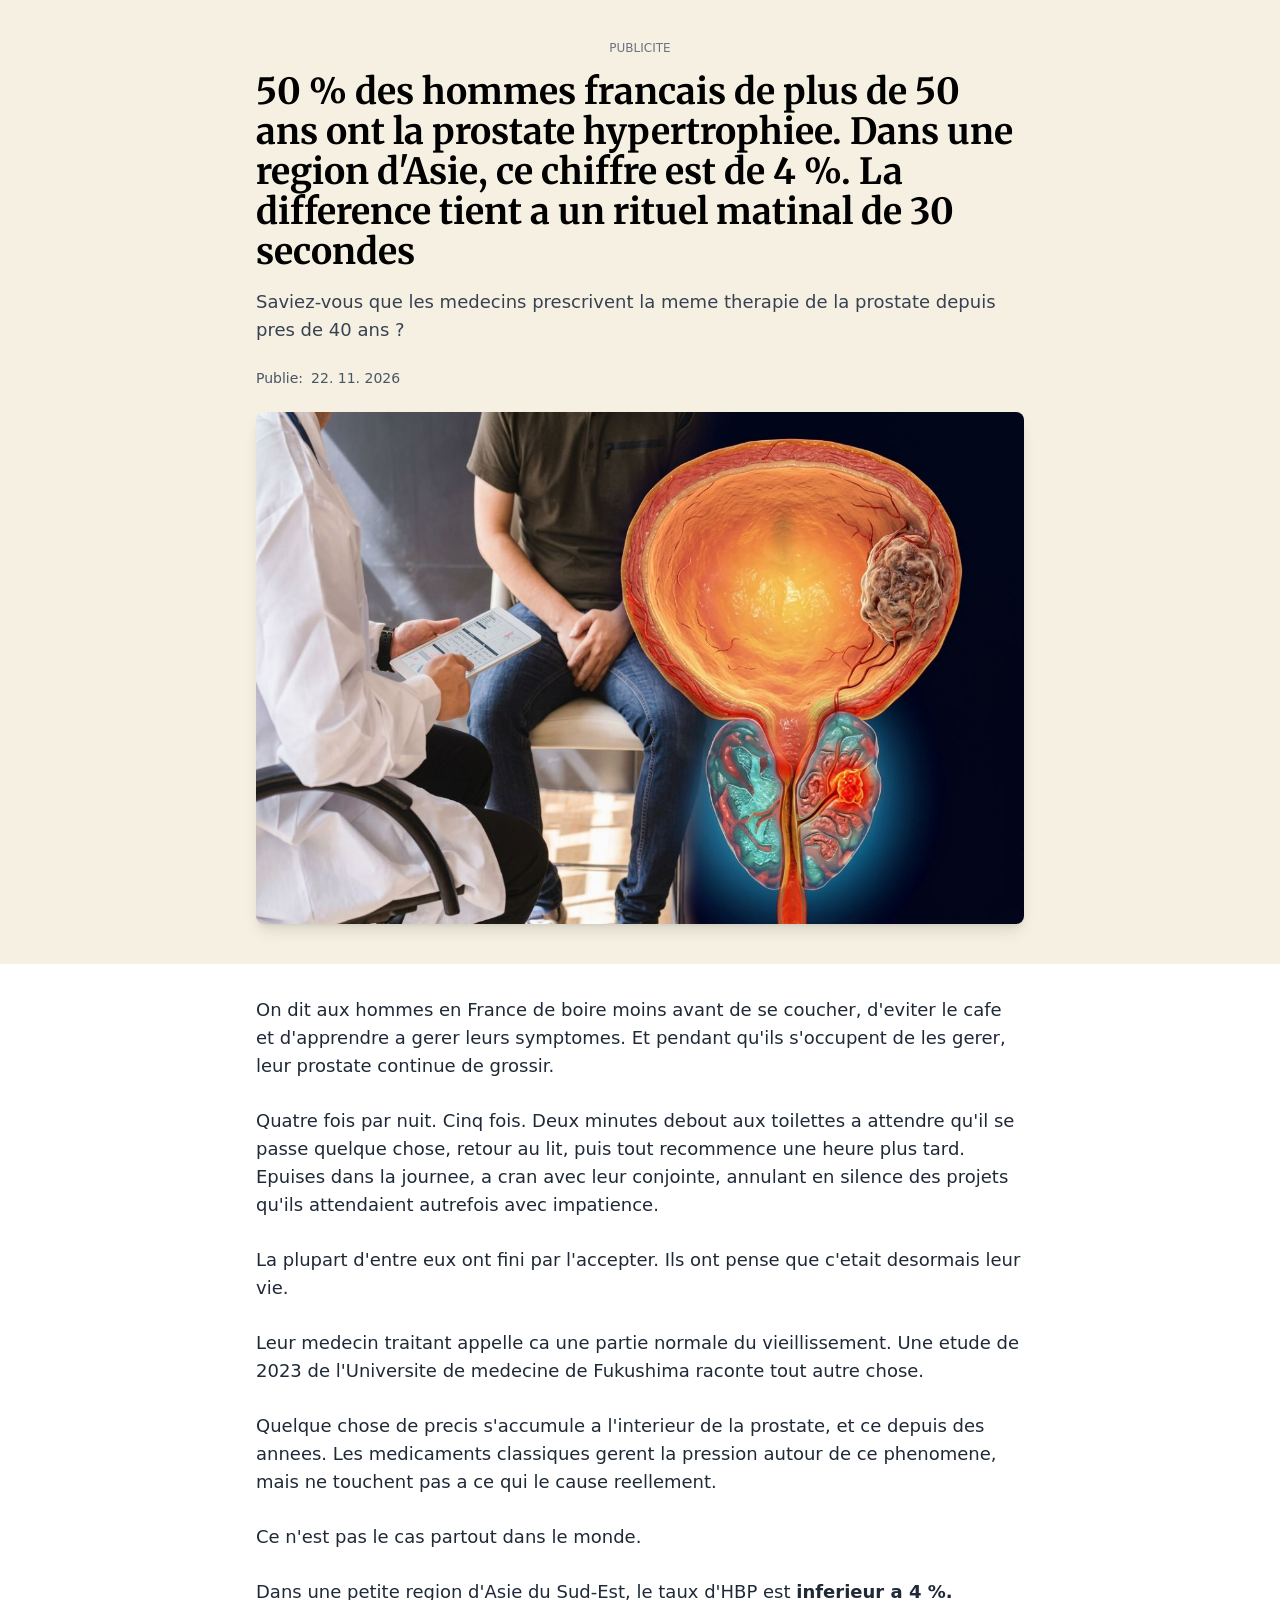
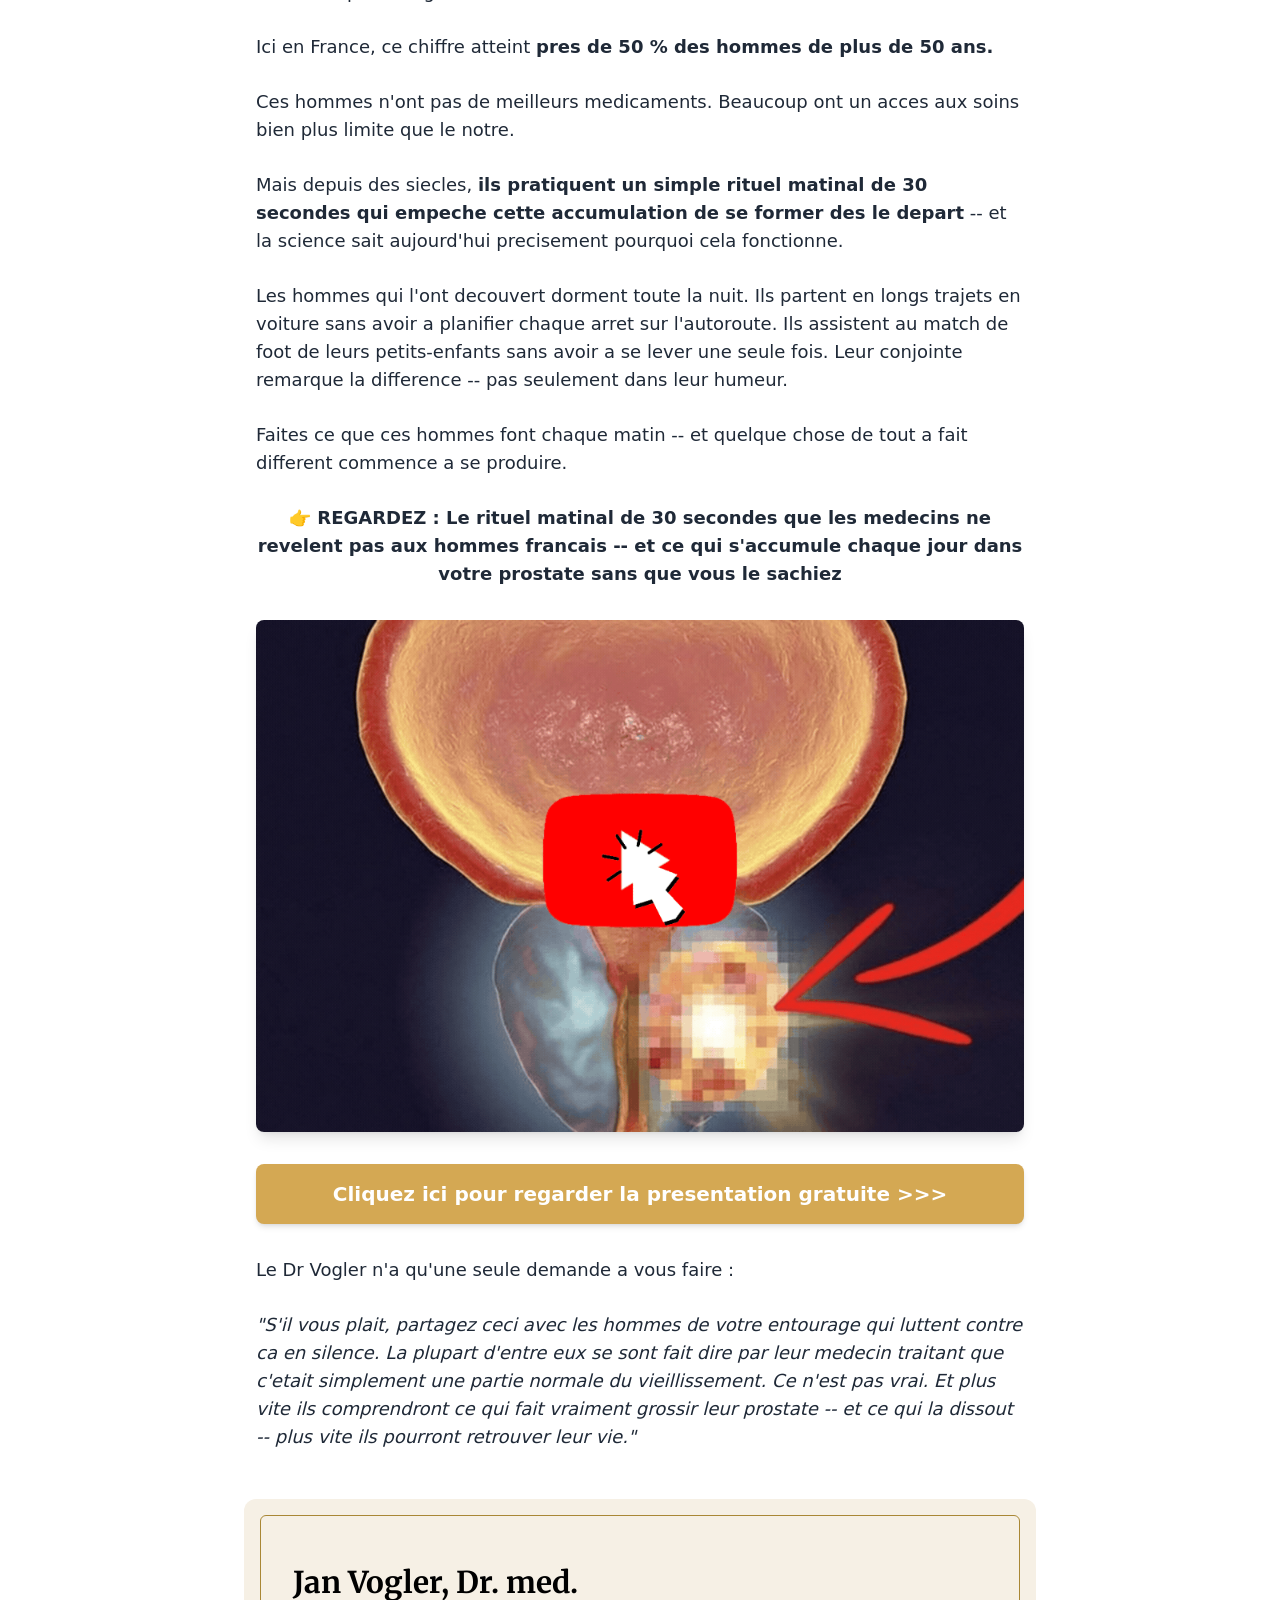
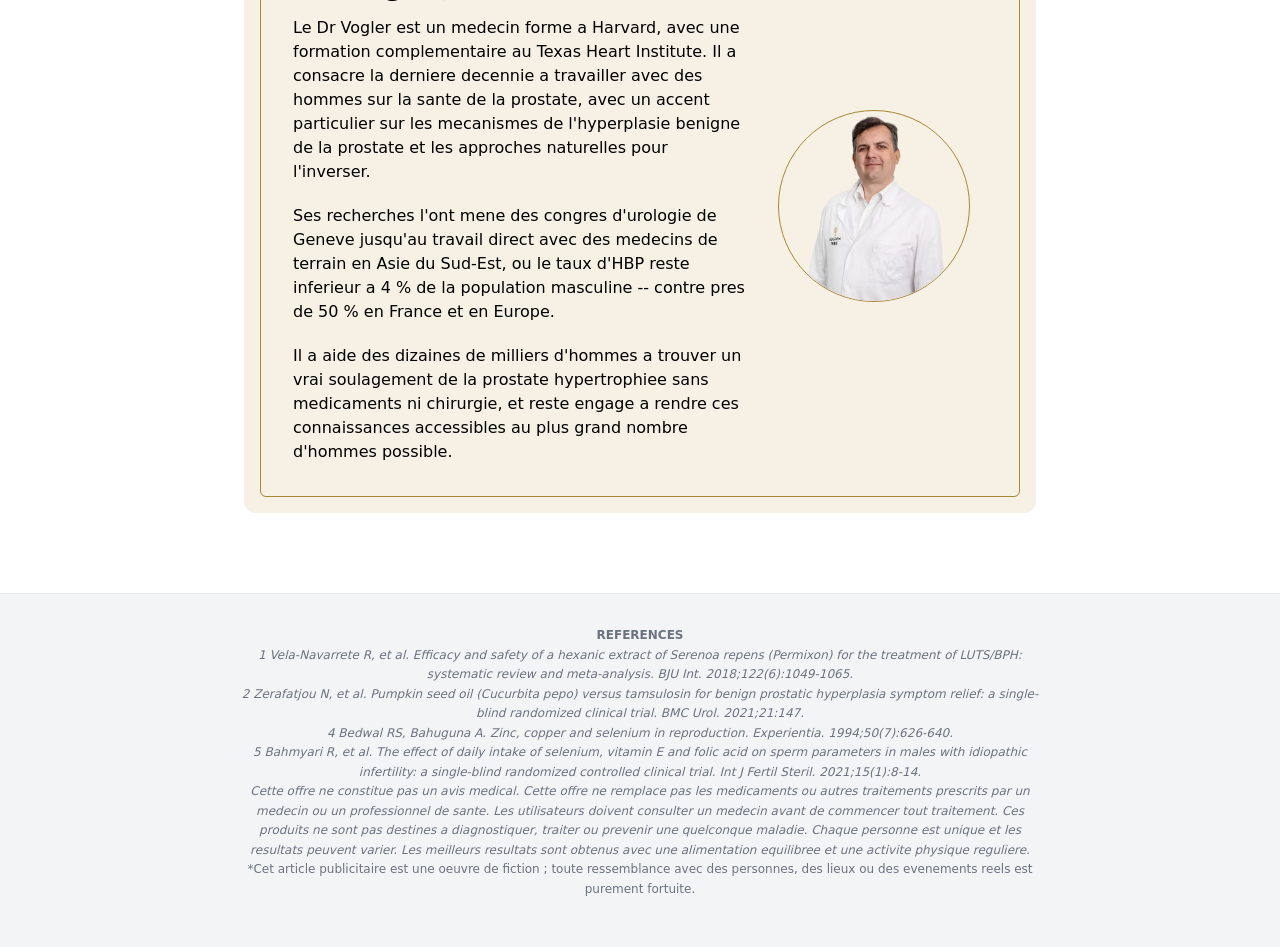
<file: index.html>
<!DOCTYPE html>
<html lang="fr">

<head>
	<meta charset="UTF-8">
	<meta name="viewport" content="width=device-width, initial-scale=1.0">
	<link rel="stylesheet" href="styles.css">
	<link rel="stylesheet" href="theme.css">
	<link rel="icon" href="images/favicon.png" sizes="32x32" />
	<meta name='robots' content='noindex, nofollow' />
	<title>50 % des hommes francais de plus de 50 ans ont la prostate hypertrophiee</title>
<style>
img:is([sizes=auto i],[sizes^="auto," i]){contain-intrinsic-size:3000px 1500px}
</style>
</head>

<body class="text-black font-mont bg-white">
	<style>
		.content-area p {
			margin-bottom: 1.5em;
		}
		.content-area p:last-child {
			margin-bottom: 0;
		}
	</style>

	<!-- Header Section with Light Gold Background -->
	<header class="bg-[#f5f0e1] py-6 md:py-10">
		<div class="max-w-[800px] mx-auto px-4">
			<p class="text-xs text-center mb-4 text-gray-500">PUBLICITE</p>

			<h1 class="text-2xl md:text-4xl font-bold text-black leading-tight mb-4">
				50 % des hommes francais de plus de 50 ans ont la prostate hypertrophiee. Dans une region d'Asie, ce chiffre est de 4 %. La difference tient a un rituel matinal de 30 secondes
			</h1>

			<p class="text-lg md:text-xl text-gray-700 mb-6">
				Saviez-vous que les medecins prescrivent la meme therapie de la prostate depuis pres de 40 ans ?
			</p>

			<div class="flex flex-wrap items-center justify-between gap-4 text-sm text-gray-600">
				<div class="flex gap-2">
					<span class="font-medium">Publie:</span>
					<span>22. 11. 2026</span>
				</div>
			</div>

			<div class="mt-6">
				<a href="LINK_AQUI">
					<img src="images/hero.jpg" alt="CTA" class="w-full rounded-lg shadow-lg">
				</a>
			</div>
		</div>
	</header>

	<!-- Main Content Section -->
	<main class="bg-white py-8">
		<div class="max-w-[800px] mx-auto px-4">
			<article class="content-area text-lg text-gray-800 leading-relaxed">
				<p dir="ltr">On dit aux hommes en France de boire moins avant de se coucher, d'eviter le cafe et d'apprendre a gerer leurs symptomes. Et pendant qu'ils s'occupent de les gerer, leur prostate continue de grossir.</p>
				<p dir="ltr">Quatre fois par nuit. Cinq fois. Deux minutes debout aux toilettes a attendre qu'il se passe quelque chose, retour au lit, puis tout recommence une heure plus tard. Epuises dans la journee, a cran avec leur conjointe, annulant en silence des projets qu'ils attendaient autrefois avec impatience.</p>
				<p dir="ltr">La plupart d'entre eux ont fini par l'accepter. Ils ont pense que c'etait desormais leur vie.</p>
				<p dir="ltr">Leur medecin traitant appelle ca une partie normale du vieillissement. Une etude de 2023 de l'Universite de medecine de Fukushima raconte tout autre chose.</p>
				<p dir="ltr">Quelque chose de precis s'accumule a l'interieur de la prostate, et ce depuis des annees. Les medicaments classiques gerent la pression autour de ce phenomene, mais ne touchent pas a ce qui le cause reellement.</p>
				<p dir="ltr">Ce n'est pas le cas partout dans le monde.</p>
				<p dir="ltr">Dans une petite region d'Asie du Sud-Est, le taux d'HBP est <strong>inferieur a 4 %.</strong></p>
				<p dir="ltr">Ici en France, ce chiffre atteint <strong>pres de 50 % des hommes de plus de 50 ans.</strong></p>
				<p dir="ltr">Ces hommes n'ont pas de meilleurs medicaments. Beaucoup ont un acces aux soins bien plus limite que le notre.</p>
				<p dir="ltr">Mais depuis des siecles, <strong><a href="LINK_AQUI">ils pratiquent un simple rituel matinal de 30 secondes qui empeche cette accumulation de se former des le depart</a></strong> -- et la science sait aujourd'hui precisement pourquoi cela fonctionne.</p>
				<p dir="ltr">Les hommes qui l'ont decouvert dorment toute la nuit. Ils partent en longs trajets en voiture sans avoir a planifier chaque arret sur l'autoroute. Ils assistent au match de foot de leurs petits-enfants sans avoir a se lever une seule fois. Leur conjointe remarque la difference -- pas seulement dans leur humeur.</p>
				<p dir="ltr">Faites ce que ces hommes font chaque matin -- et quelque chose de tout a fait different commence a se produire.</p>
				<p dir="ltr" style="text-align: center;"><a href="LINK_AQUI"><strong>&#128073; REGARDEZ : Le rituel matinal de 30 secondes que les medecins ne revelent pas aux hommes francais -- et ce qui s'accumule chaque jour dans votre prostate sans que vous le sachiez</strong></a></p>
			</article>

			<!-- CTA Image at Bottom -->
			<div class="my-8">
				<a href="LINK_AQUI">
					<img src="images/prostata.gif" alt="CTA" class="w-full rounded-lg shadow-lg">
				</a>
			</div>

			<!-- CTA Button -->
			<div class="my-8">
				<a href="LINK_AQUI">
					<button class="w-full md:w-auto block text-xl font-semibold bg-[#d4a853] hover:bg-[#c49943] text-white rounded-lg py-4 px-10 mx-auto transition-all duration-300 shadow-md hover:shadow-lg">
						Cliquez ici pour regarder la presentation gratuite &gt;&gt;&gt;
					</button>
				</a>
			</div>

			<!-- Content After CTA -->
			<article class="content-area text-lg text-gray-800 leading-relaxed my-8">
				<p dir="ltr">Le Dr Vogler n'a qu'une seule demande a vous faire :</p>
				<p dir="ltr"><em>"S'il vous plait, partagez ceci avec les hommes de votre entourage qui luttent contre ca en silence. La plupart d'entre eux se sont fait dire par leur medecin traitant que c'etait simplement une partie normale du vieillissement. Ce n'est pas vrai. Et plus vite ils comprendront ce qui fait vraiment grossir leur prostate -- et ce qui la dissout -- plus vite ils pourront retrouver leur vie."</em></p>
			</article>
		</div>

		<!-- Experts Section -->
		<div class="max-w-[920px] mx-auto px-4">
			<div class="bg-pp-gold-100 md:rounded-xl p-4 mt-12 md:m-12">
				<div class="hidden md:flex gap-4 items-center bg-pp-gold-100 rounded-md border border-pp-gold-500 pt-8 p-8">
					<div class="w-full lg:w-2/3">
						<p class="font-ppserif text-3xl font-bold mt-4">Jan Vogler, Dr. med.</p>
						<p class="text-pp-gold-500 text-lg"></p>
						<div class="text-base mt-4 font-normal flex flex-col gap-5">
							<p>Le Dr Vogler est un medecin forme a Harvard, avec une formation complementaire au Texas Heart Institute. Il a consacre la derniere decennie a travailler avec des hommes sur la sante de la prostate, avec un accent particulier sur les mecanismes de l'hyperplasie benigne de la prostate et les approches naturelles pour l'inverser.</p>
							<p>Ses recherches l'ont mene des congres d'urologie de Geneve jusqu'au travail direct avec des medecins de terrain en Asie du Sud-Est, ou le taux d'HBP reste inferieur a 4 % de la population masculine -- contre pres de 50 % en France et en Europe.</p>
							<p>Il a aide des dizaines de milliers d'hommes a trouver un vrai soulagement de la prostate hypertrophiee sans medicaments ni chirurgie, et reste engage a rendre ces connaissances accessibles au plus grand nombre d'hommes possible.</p>
						</div>
					</div>
					<div class="lg:w-1/3 mx-auto">
						<img src="images/dr-jan-vogler.webp" alt="Expert image" class="w-full max-w-[192px] mx-auto border rounded-full border-2 border-pp-gold-500">
					</div>
				</div>
				<div class="block md:hidden bg-pp-gold-100 border border-pp-gold-500 pt-8 p-4">
					<div class="flex items-center">
						<div>
							<img src="images/dr-jan-vogler.webp" alt="Expert image" class="w-full max-w-[120px] mx-auto border rounded-full border-2 border-pp-gold-500">
						</div>
						<div class="ml-4">
							<p class="font-merri text-xl font-bold mt-4">Jan Vogler, Dr. med.</p>
							<p class="text-pp-gold-500 text-sm"></p>
						</div>
					</div>
					<div class="text-base py-7 font-normal flex flex-col gap-5">
						<p>Le Dr Vogler est un medecin forme a Harvard, avec une formation complementaire au Texas Heart Institute. Il a consacre la derniere decennie a travailler avec des hommes sur la sante de la prostate, avec un accent particulier sur les mecanismes de l'hyperplasie benigne de la prostate et les approches naturelles pour l'inverser.</p>
						<p>Ses recherches l'ont mene des congres d'urologie de Geneve jusqu'au travail direct avec des medecins de terrain en Asie du Sud-Est, ou le taux d'HBP reste inferieur a 4 % de la population masculine -- contre pres de 50 % en France et en Europe.</p>
						<p>Il a aide des dizaines de milliers d'hommes a trouver un vrai soulagement de la prostate hypertrophiee sans medicaments ni chirurgie, et reste engage a rendre ces connaissances accessibles au plus grand nombre d'hommes possible.</p>
					</div>
				</div>
			</div>
		</div>
	</main>

	<!-- Footer -->
	<footer class="bg-gray-100 text-gray-600 px-6 text-xs py-8 border-t border-gray-200">
		<div class="max-w-[800px] mx-auto">
			<div class="text-center text-gray-500 mb-4">
				<div class="text-xs leading-relaxed">
					<p><b>REFERENCES</b></p>
					<p><i><span style="font-weight: 400;">1 Vela-Navarrete R, et al. Efficacy and safety of a hexanic extract of Serenoa repens (Permixon) for the treatment of LUTS/BPH: systematic review and meta-analysis. BJU Int. 2018;122(6):1049-1065.</span></i></p>
					<p><i><span style="font-weight: 400;">2 Zerafatjou N, et al. Pumpkin seed oil (Cucurbita pepo) versus tamsulosin for benign prostatic hyperplasia symptom relief: a single-blind randomized clinical trial. BMC Urol. 2021;21:147.</span></i></p>
					<p><i><span style="font-weight: 400;">4 Bedwal RS, Bahuguna A. Zinc, copper and selenium in reproduction. Experientia. 1994;50(7):626-640.</span></i></p>
					<p><i><span style="font-weight: 400;">5 Bahmyari R, et al. The effect of daily intake of selenium, vitamin E and folic acid on sperm parameters in males with idiopathic infertility: a single-blind randomized controlled clinical trial. Int J Fertil Steril. 2021;15(1):8-14.</span></i></p>
					<p><i><span style="font-weight: 400;">Cette offre ne constitue pas un avis medical. Cette offre ne remplace pas les medicaments ou autres traitements prescrits par un medecin ou un professionnel de sante. Les utilisateurs doivent consulter un medecin avant de commencer tout traitement. Ces produits ne sont pas destines a diagnostiquer, traiter ou prevenir une quelconque maladie. Chaque personne est unique et les resultats peuvent varier. Les meilleurs resultats sont obtenus avec une alimentation equilibree et une activite physique reguliere.</span></i></p>
					<p>*Cet article publicitaire est une oeuvre de fiction ; toute ressemblance avec des personnes, des lieux ou des evenements reels est purement fortuite.</p>
				</div>
			</div>
		</div>
	</footer>
</body>

</html>
</file>
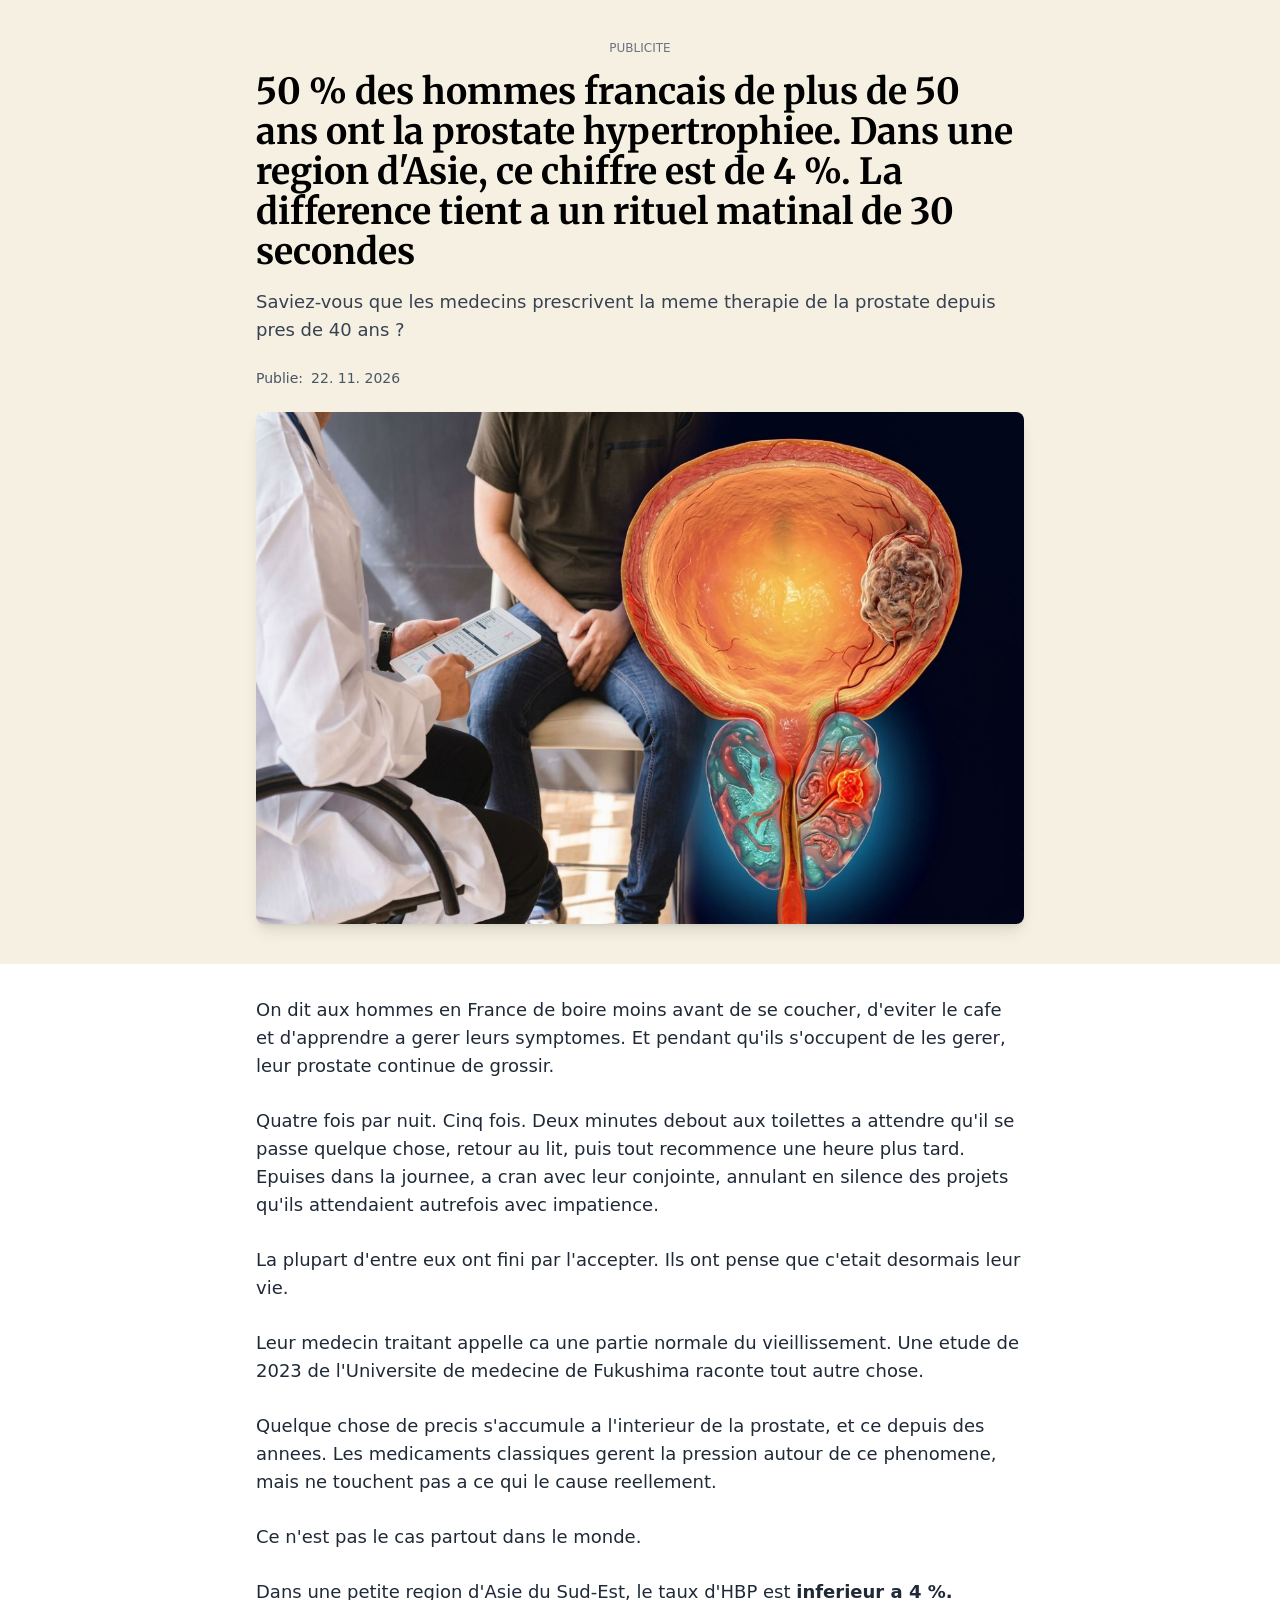
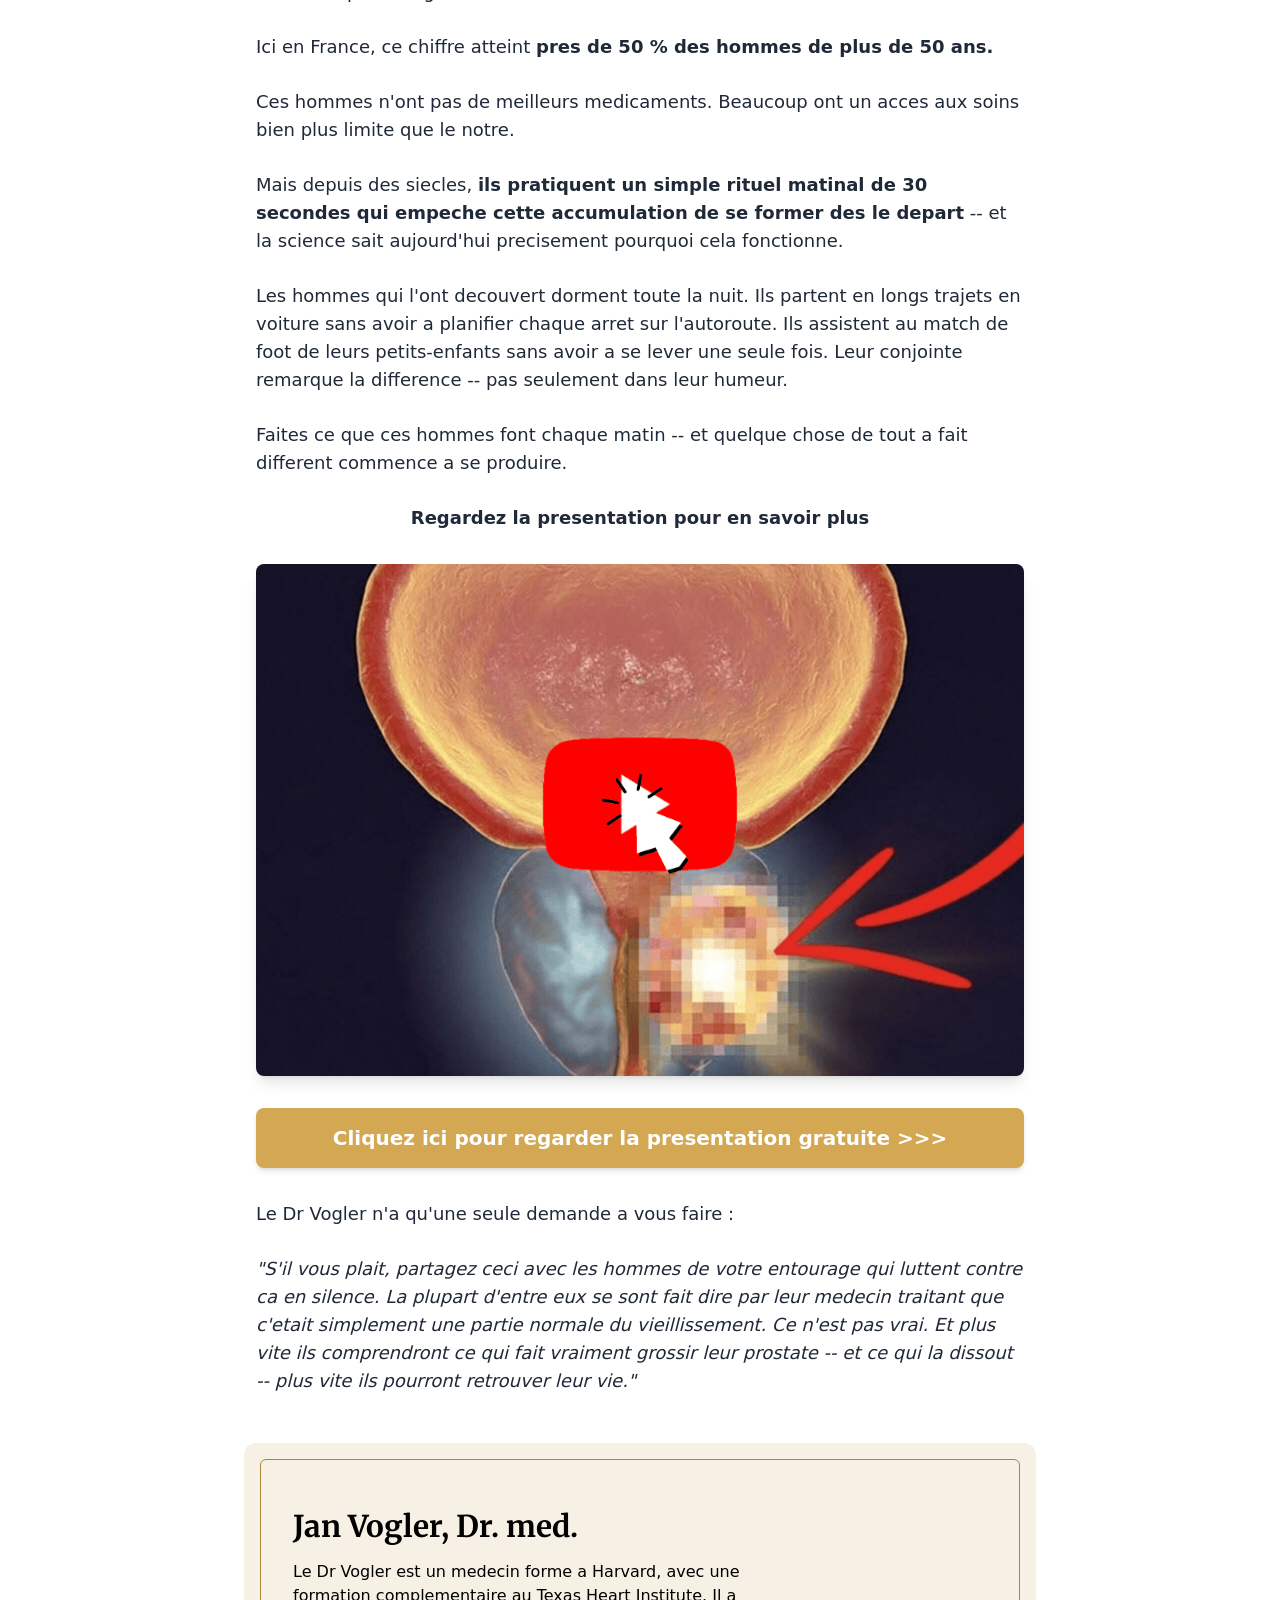
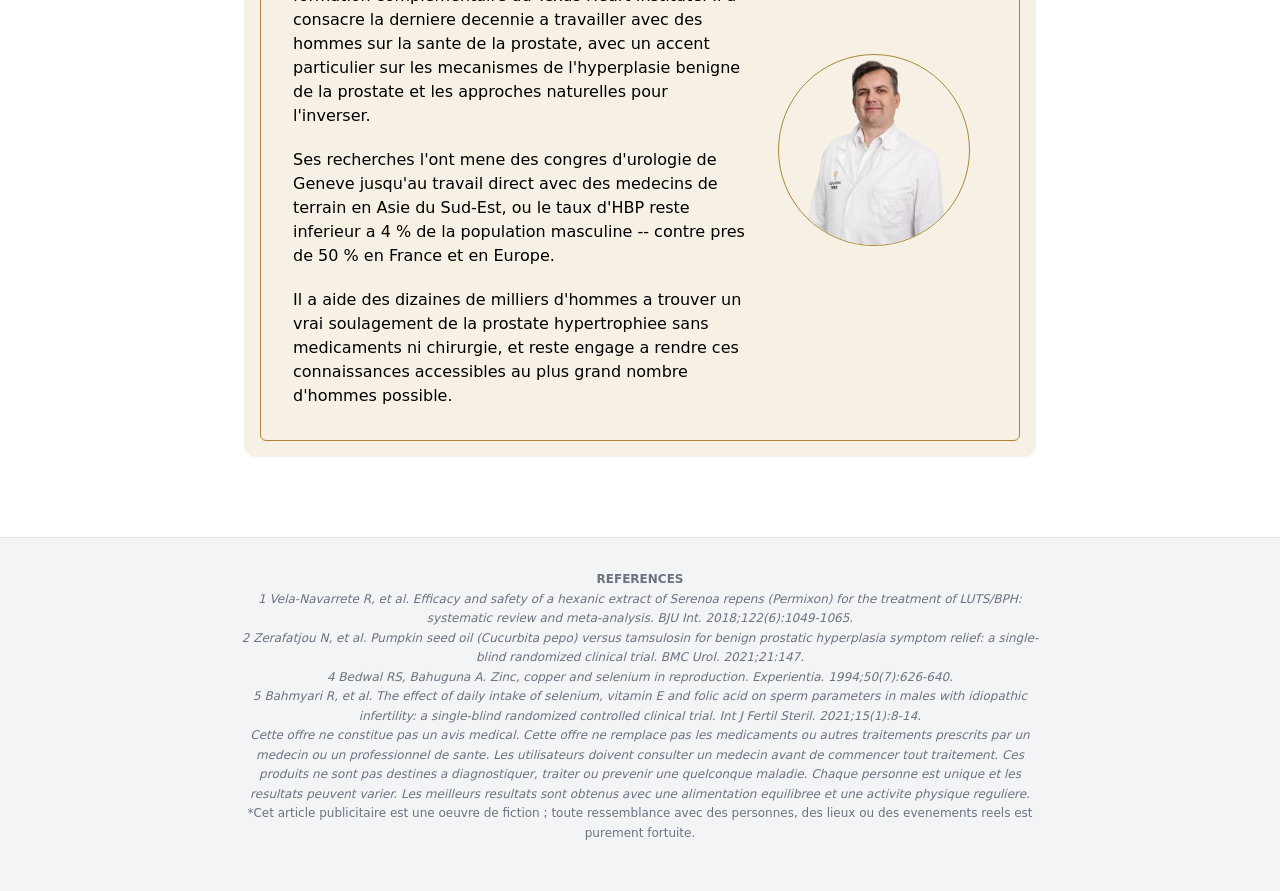
<file: adv1/index.html>
<!DOCTYPE html>
<html lang="fr">

<head>
	<meta charset="UTF-8">
	<meta name="viewport" content="width=device-width, initial-scale=1.0">
	<link rel="stylesheet" href="styles.css">
	<link rel="stylesheet" href="theme.css">
	<link rel="icon" href="images/favicon.png" sizes="32x32" />
	<meta name='robots' content='noindex, nofollow' />
	<title>Sante de la prostate : ce que la recherche revele</title>
<style>
img:is([sizes=auto i],[sizes^="auto," i]){contain-intrinsic-size:3000px 1500px}
</style>
</head>

<body class="text-black font-mont bg-white">
	<style>
		.content-area p {
			margin-bottom: 1.5em;
		}
		.content-area p:last-child {
			margin-bottom: 0;
		}
	</style>

	<!-- Header Section with Light Gold Background -->
	<header class="bg-[#f5f0e1] py-6 md:py-10">
		<div class="max-w-[800px] mx-auto px-4">
			<p class="text-xs text-center mb-4 text-gray-500">PUBLICITE</p>

			<h1 class="text-2xl md:text-4xl font-bold text-black leading-tight mb-4">
				50 % des hommes francais de plus de 50 ans ont la prostate hypertrophiee. Dans une region d'Asie, ce chiffre est de 4 %. La difference tient a un rituel matinal de 30 secondes
			</h1>

			<p class="text-lg md:text-xl text-gray-700 mb-6">
				Saviez-vous que les medecins prescrivent la meme therapie de la prostate depuis pres de 40 ans ?
			</p>

			<div class="flex flex-wrap items-center justify-between gap-4 text-sm text-gray-600">
				<div class="flex gap-2">
					<span class="font-medium">Publie:</span>
					<span>22. 11. 2026</span>
				</div>
			</div>

			<div class="mt-6">
				<img src="images/hero.jpg" alt="Sante de la prostate" class="w-full rounded-lg shadow-lg">
			</div>
		</div>
	</header>

	<!-- Main Content Section -->
	<main class="bg-white py-8">
		<div class="max-w-[800px] mx-auto px-4">
			<article class="content-area text-lg text-gray-800 leading-relaxed">
				<p dir="ltr">On dit aux hommes en France de boire moins avant de se coucher, d'eviter le cafe et d'apprendre a gerer leurs symptomes. Et pendant qu'ils s'occupent de les gerer, leur prostate continue de grossir.</p>
				<p dir="ltr">Quatre fois par nuit. Cinq fois. Deux minutes debout aux toilettes a attendre qu'il se passe quelque chose, retour au lit, puis tout recommence une heure plus tard. Epuises dans la journee, a cran avec leur conjointe, annulant en silence des projets qu'ils attendaient autrefois avec impatience.</p>
				<p dir="ltr">La plupart d'entre eux ont fini par l'accepter. Ils ont pense que c'etait desormais leur vie.</p>
				<p dir="ltr">Leur medecin traitant appelle ca une partie normale du vieillissement. Une etude de 2023 de l'Universite de medecine de Fukushima raconte tout autre chose.</p>
				<p dir="ltr">Quelque chose de precis s'accumule a l'interieur de la prostate, et ce depuis des annees. Les medicaments classiques gerent la pression autour de ce phenomene, mais ne touchent pas a ce qui le cause reellement.</p>
				<p dir="ltr">Ce n'est pas le cas partout dans le monde.</p>
				<p dir="ltr">Dans une petite region d'Asie du Sud-Est, le taux d'HBP est <strong>inferieur a 4 %.</strong></p>
				<p dir="ltr">Ici en France, ce chiffre atteint <strong>pres de 50 % des hommes de plus de 50 ans.</strong></p>
				<p dir="ltr">Ces hommes n'ont pas de meilleurs medicaments. Beaucoup ont un acces aux soins bien plus limite que le notre.</p>
				<p dir="ltr">Mais depuis des siecles, <strong>ils pratiquent un simple rituel matinal de 30 secondes qui empeche cette accumulation de se former des le depart</strong> -- et la science sait aujourd'hui precisement pourquoi cela fonctionne.</p>
				<p dir="ltr">Les hommes qui l'ont decouvert dorment toute la nuit. Ils partent en longs trajets en voiture sans avoir a planifier chaque arret sur l'autoroute. Ils assistent au match de foot de leurs petits-enfants sans avoir a se lever une seule fois. Leur conjointe remarque la difference -- pas seulement dans leur humeur.</p>
				<p dir="ltr">Faites ce que ces hommes font chaque matin -- et quelque chose de tout a fait different commence a se produire.</p>
				<p dir="ltr" style="text-align: center;"><strong>Regardez la presentation pour en savoir plus</strong></p>
			</article>

			<!-- CTA Image at Bottom - sem link -->
			<div class="my-8">
				<img src="images/prostata.gif" alt="Presentation" class="w-full rounded-lg shadow-lg">
			</div>

			<!-- CTA Button - sem link -->
			<div class="my-8">
				<button class="w-full md:w-auto block text-xl font-semibold bg-[#d4a853] hover:bg-[#c49943] text-white rounded-lg py-4 px-10 mx-auto transition-all duration-300 shadow-md hover:shadow-lg">
					Cliquez ici pour regarder la presentation gratuite &gt;&gt;&gt;
				</button>
			</div>

			<!-- Content After CTA -->
			<article class="content-area text-lg text-gray-800 leading-relaxed my-8">
				<p dir="ltr">Le Dr Vogler n'a qu'une seule demande a vous faire :</p>
				<p dir="ltr"><em>"S'il vous plait, partagez ceci avec les hommes de votre entourage qui luttent contre ca en silence. La plupart d'entre eux se sont fait dire par leur medecin traitant que c'etait simplement une partie normale du vieillissement. Ce n'est pas vrai. Et plus vite ils comprendront ce qui fait vraiment grossir leur prostate -- et ce qui la dissout -- plus vite ils pourront retrouver leur vie."</em></p>
			</article>
		</div>

		<!-- Experts Section -->
		<div class="max-w-[920px] mx-auto px-4">
			<div class="bg-pp-gold-100 md:rounded-xl p-4 mt-12 md:m-12">
				<div class="hidden md:flex gap-4 items-center bg-pp-gold-100 rounded-md border border-pp-gold-500 pt-8 p-8">
					<div class="w-full lg:w-2/3">
						<p class="font-ppserif text-3xl font-bold mt-4">Jan Vogler, Dr. med.</p>
						<p class="text-pp-gold-500 text-lg"></p>
						<div class="text-base mt-4 font-normal flex flex-col gap-5">
							<p>Le Dr Vogler est un medecin forme a Harvard, avec une formation complementaire au Texas Heart Institute. Il a consacre la derniere decennie a travailler avec des hommes sur la sante de la prostate, avec un accent particulier sur les mecanismes de l'hyperplasie benigne de la prostate et les approches naturelles pour l'inverser.</p>
							<p>Ses recherches l'ont mene des congres d'urologie de Geneve jusqu'au travail direct avec des medecins de terrain en Asie du Sud-Est, ou le taux d'HBP reste inferieur a 4 % de la population masculine -- contre pres de 50 % en France et en Europe.</p>
							<p>Il a aide des dizaines de milliers d'hommes a trouver un vrai soulagement de la prostate hypertrophiee sans medicaments ni chirurgie, et reste engage a rendre ces connaissances accessibles au plus grand nombre d'hommes possible.</p>
						</div>
					</div>
					<div class="lg:w-1/3 mx-auto">
						<img src="images/dr-jan-vogler.webp" alt="Expert image" class="w-full max-w-[192px] mx-auto border rounded-full border-2 border-pp-gold-500">
					</div>
				</div>
				<div class="block md:hidden bg-pp-gold-100 border border-pp-gold-500 pt-8 p-4">
					<div class="flex items-center">
						<div>
							<img src="images/dr-jan-vogler.webp" alt="Expert image" class="w-full max-w-[120px] mx-auto border rounded-full border-2 border-pp-gold-500">
						</div>
						<div class="ml-4">
							<p class="font-merri text-xl font-bold mt-4">Jan Vogler, Dr. med.</p>
							<p class="text-pp-gold-500 text-sm"></p>
						</div>
					</div>
					<div class="text-base py-7 font-normal flex flex-col gap-5">
						<p>Le Dr Vogler est un medecin forme a Harvard, avec une formation complementaire au Texas Heart Institute. Il a consacre la derniere decennie a travailler avec des hommes sur la sante de la prostate, avec un accent particulier sur les mecanismes de l'hyperplasie benigne de la prostate et les approches naturelles pour l'inverser.</p>
						<p>Ses recherches l'ont mene des congres d'urologie de Geneve jusqu'au travail direct avec des medecins de terrain en Asie du Sud-Est, ou le taux d'HBP reste inferieur a 4 % de la population masculine -- contre pres de 50 % en France et en Europe.</p>
						<p>Il a aide des dizaines de milliers d'hommes a trouver un vrai soulagement de la prostate hypertrophiee sans medicaments ni chirurgie, et reste engage a rendre ces connaissances accessibles au plus grand nombre d'hommes possible.</p>
					</div>
				</div>
			</div>
		</div>
	</main>

	<!-- Footer -->
	<footer class="bg-gray-100 text-gray-600 px-6 text-xs py-8 border-t border-gray-200">
		<div class="max-w-[800px] mx-auto">
			<div class="text-center text-gray-500 mb-4">
				<div class="text-xs leading-relaxed">
					<p><b>REFERENCES</b></p>
					<p><i><span style="font-weight: 400;">1 Vela-Navarrete R, et al. Efficacy and safety of a hexanic extract of Serenoa repens (Permixon) for the treatment of LUTS/BPH: systematic review and meta-analysis. BJU Int. 2018;122(6):1049-1065.</span></i></p>
					<p><i><span style="font-weight: 400;">2 Zerafatjou N, et al. Pumpkin seed oil (Cucurbita pepo) versus tamsulosin for benign prostatic hyperplasia symptom relief: a single-blind randomized clinical trial. BMC Urol. 2021;21:147.</span></i></p>
					<p><i><span style="font-weight: 400;">4 Bedwal RS, Bahuguna A. Zinc, copper and selenium in reproduction. Experientia. 1994;50(7):626-640.</span></i></p>
					<p><i><span style="font-weight: 400;">5 Bahmyari R, et al. The effect of daily intake of selenium, vitamin E and folic acid on sperm parameters in males with idiopathic infertility: a single-blind randomized controlled clinical trial. Int J Fertil Steril. 2021;15(1):8-14.</span></i></p>
					<p><i><span style="font-weight: 400;">Cette offre ne constitue pas un avis medical. Cette offre ne remplace pas les medicaments ou autres traitements prescrits par un medecin ou un professionnel de sante. Les utilisateurs doivent consulter un medecin avant de commencer tout traitement. Ces produits ne sont pas destines a diagnostiquer, traiter ou prevenir une quelconque maladie. Chaque personne est unique et les resultats peuvent varier. Les meilleurs resultats sont obtenus avec une alimentation equilibree et une activite physique reguliere.</span></i></p>
					<p>*Cet article publicitaire est une oeuvre de fiction ; toute ressemblance avec des personnes, des lieux ou des evenements reels est purement fortuite.</p>
				</div>
			</div>
		</div>
	</footer>
</body>

</html>
</file>
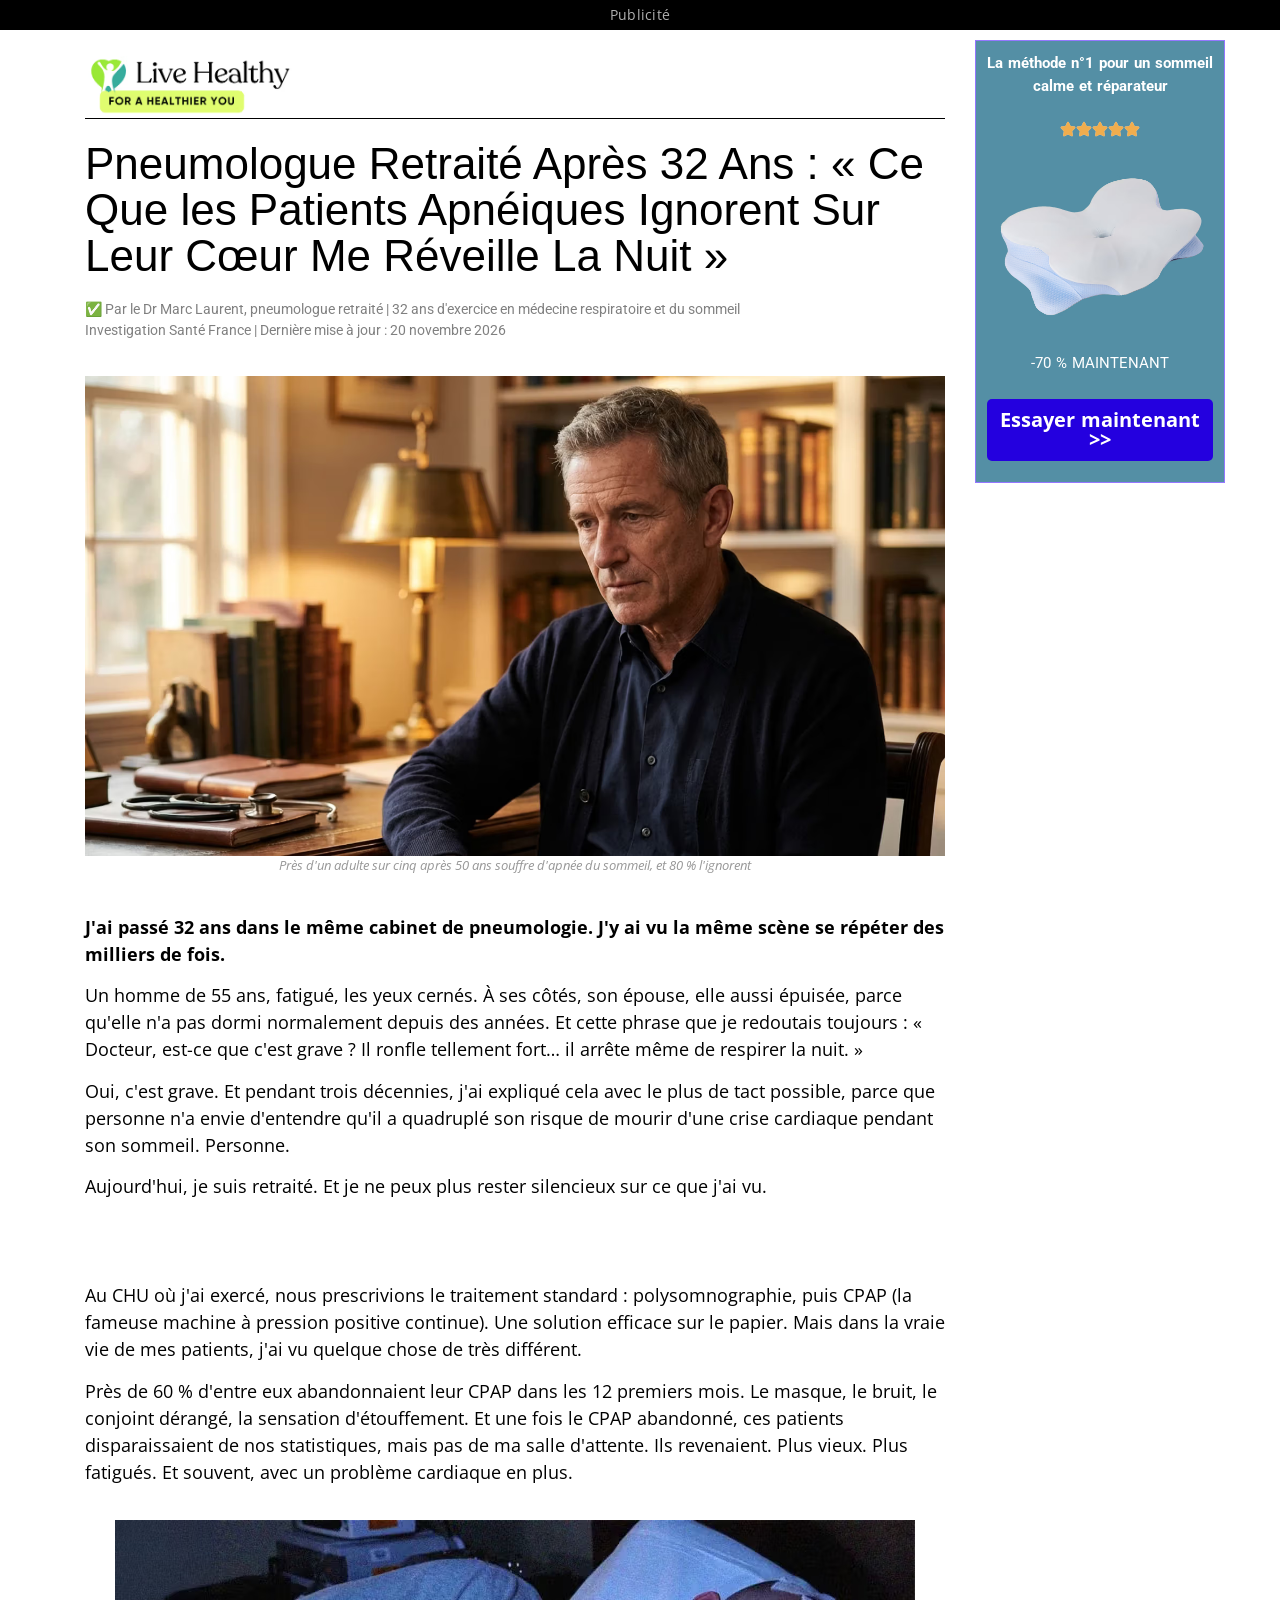
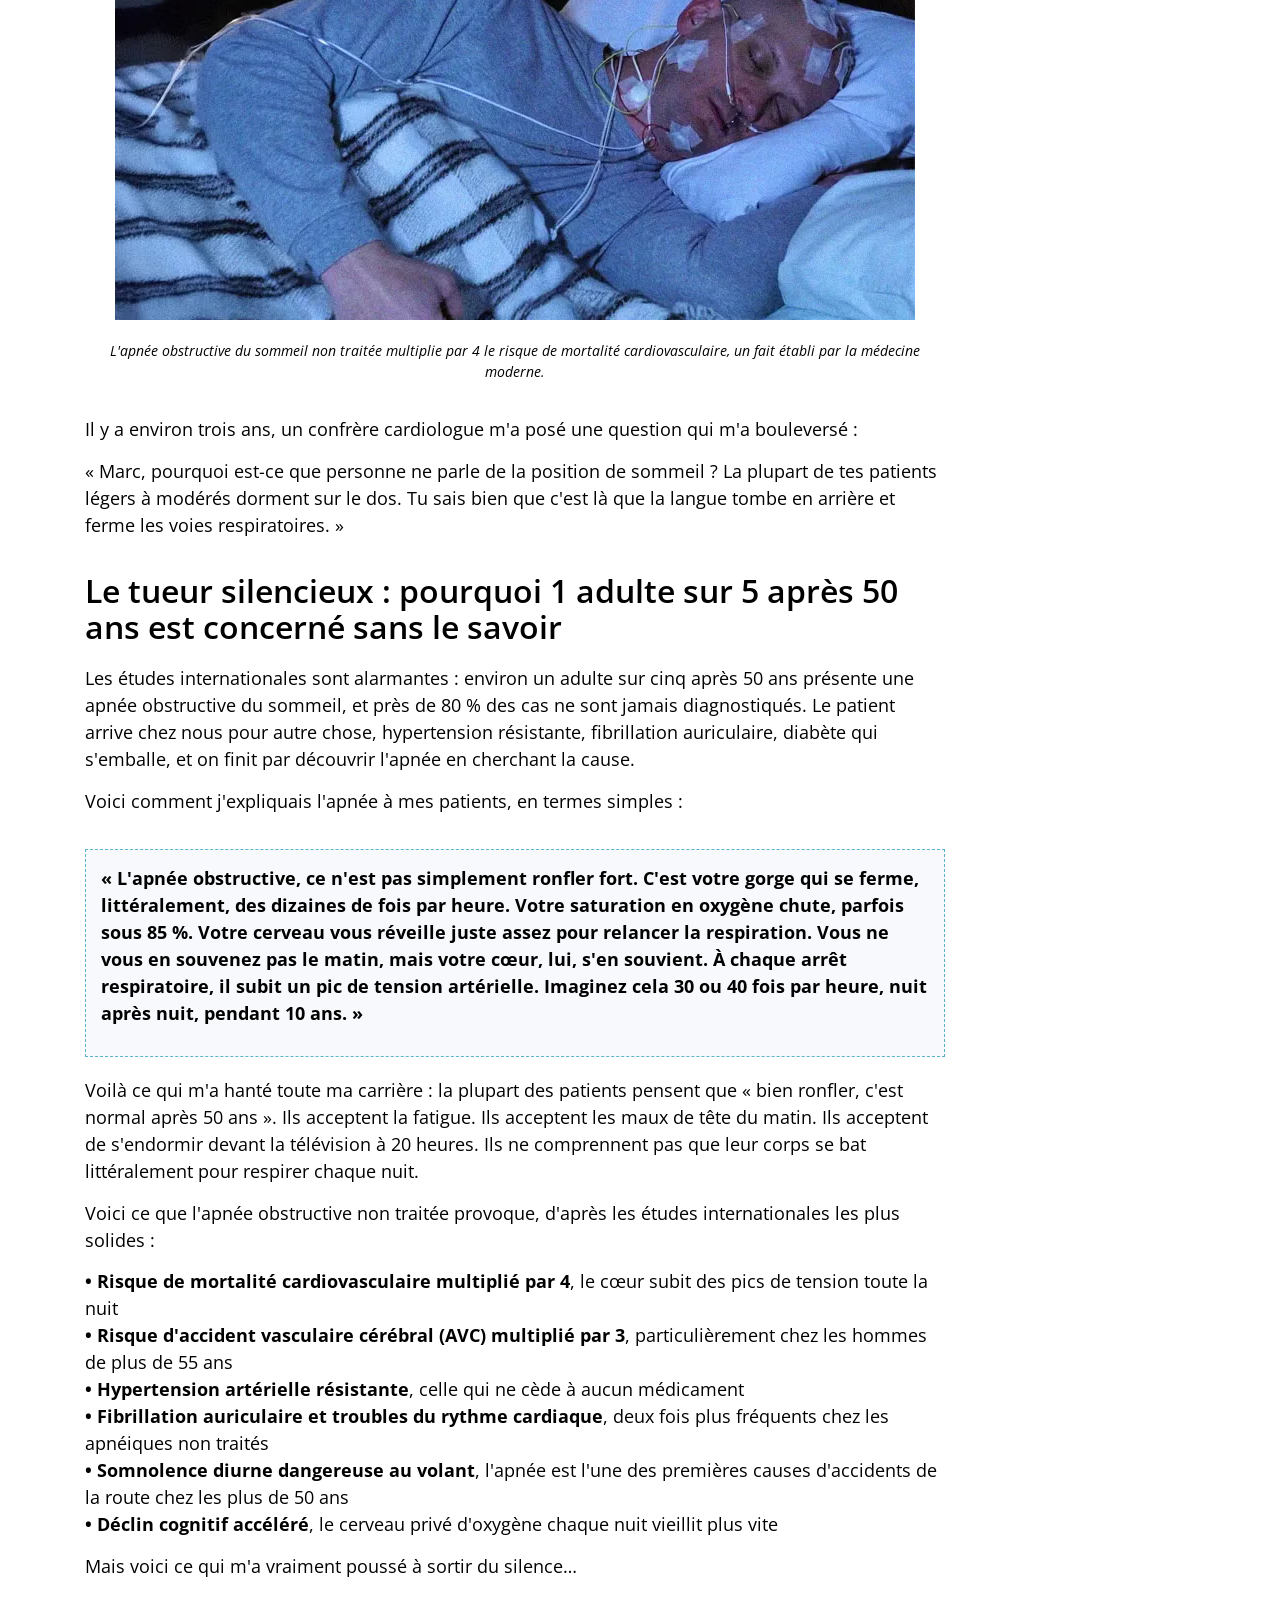
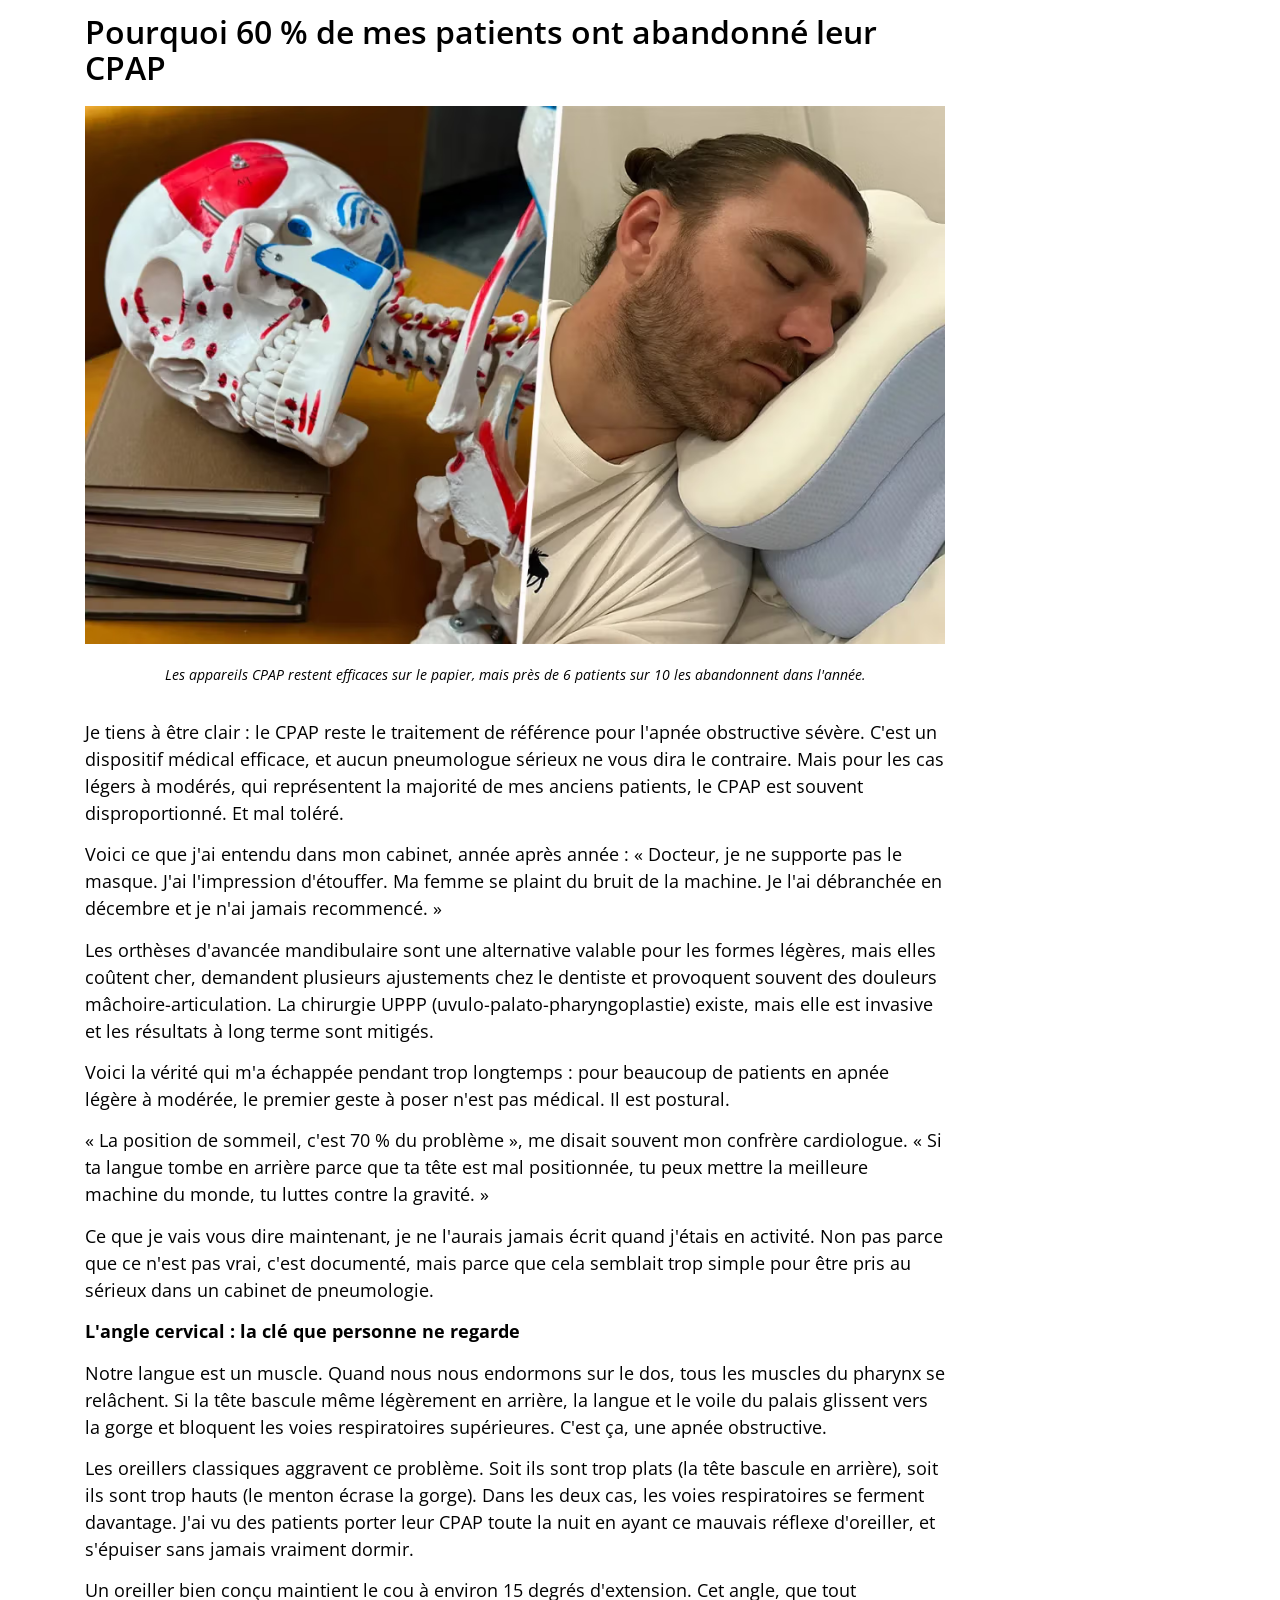
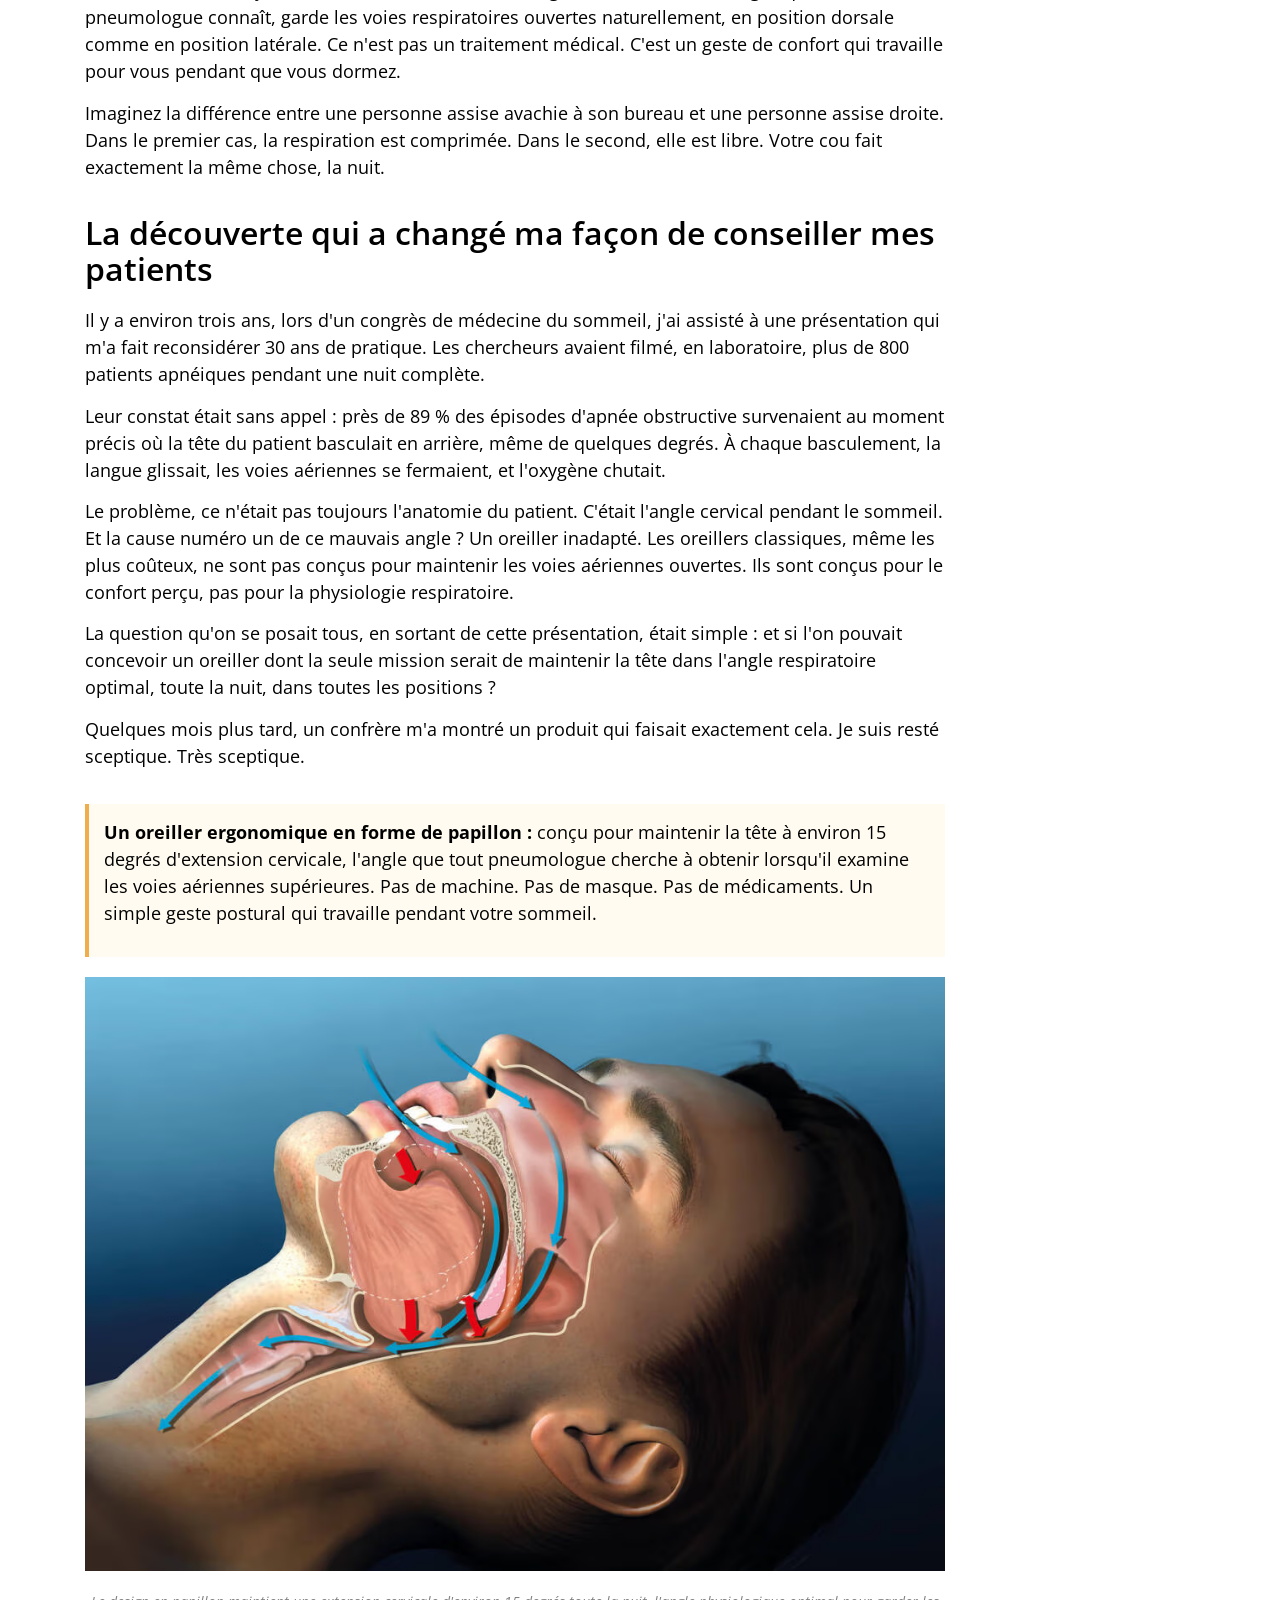
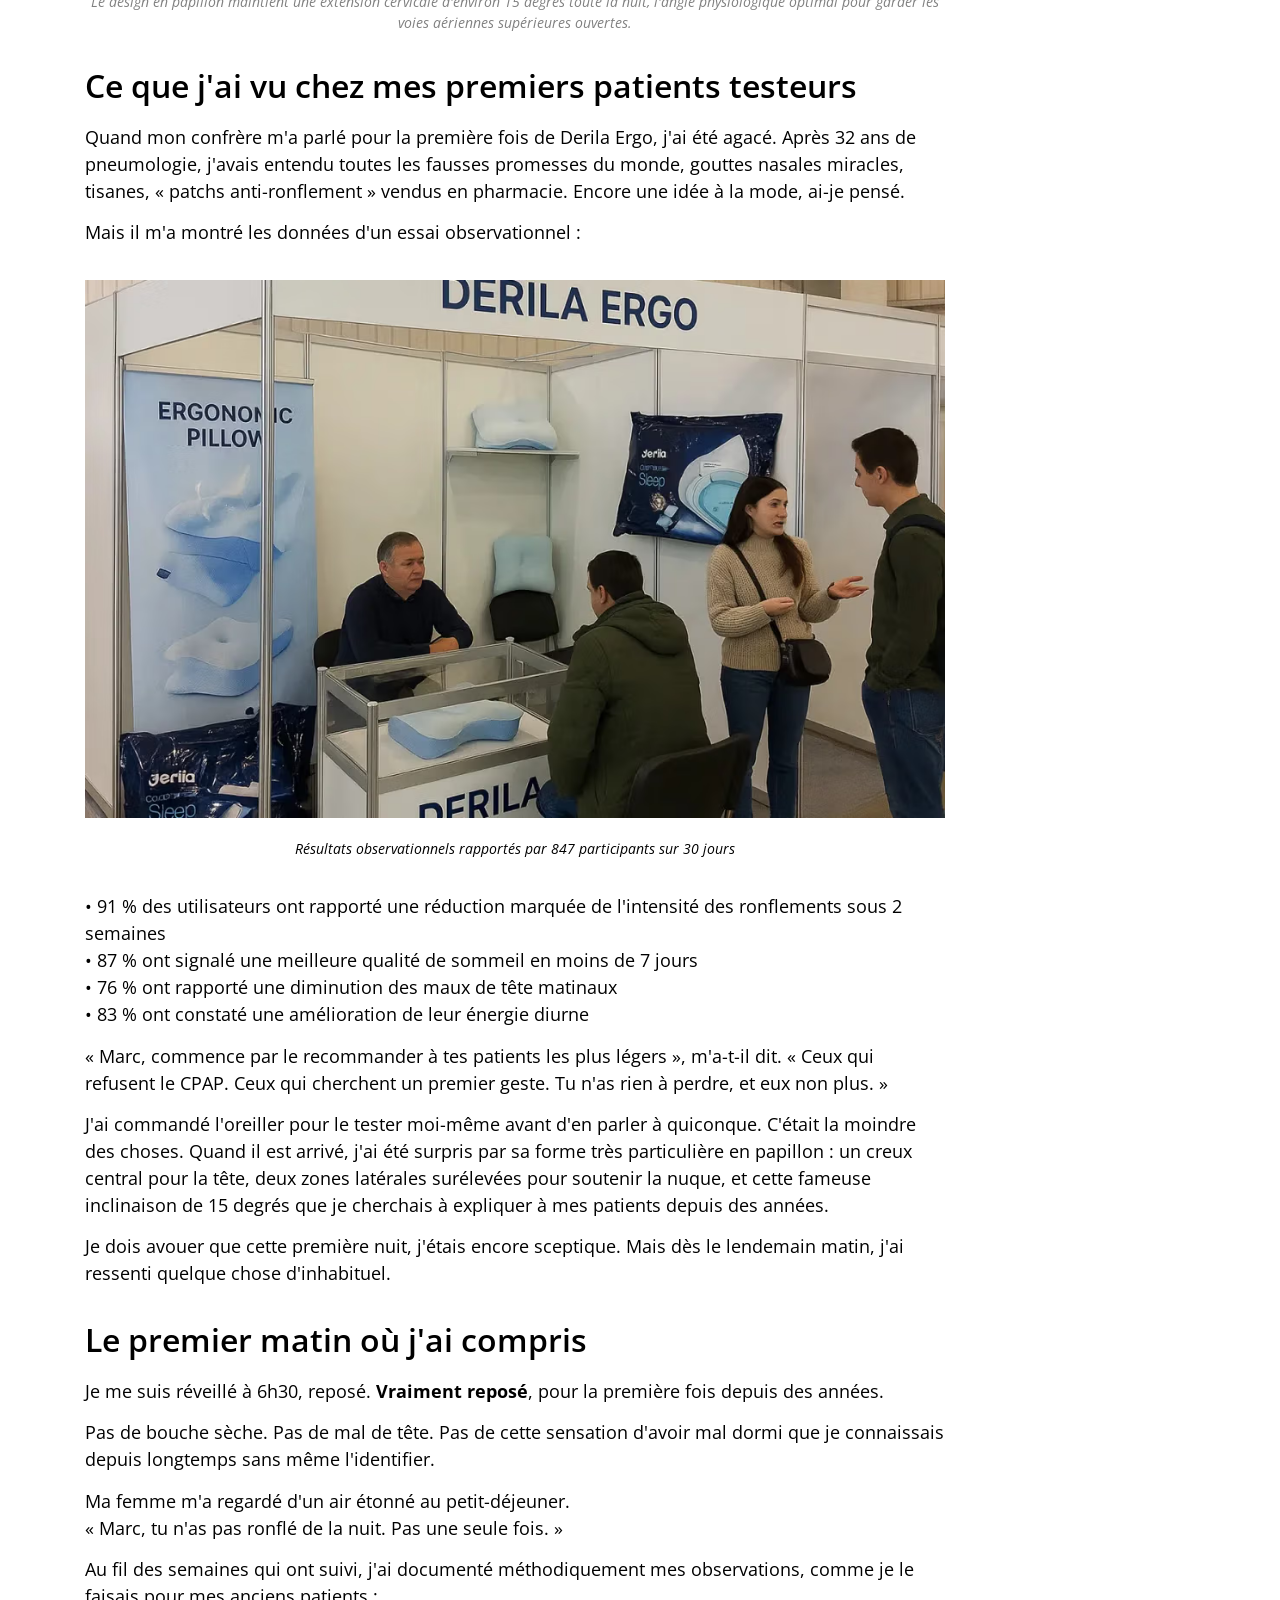
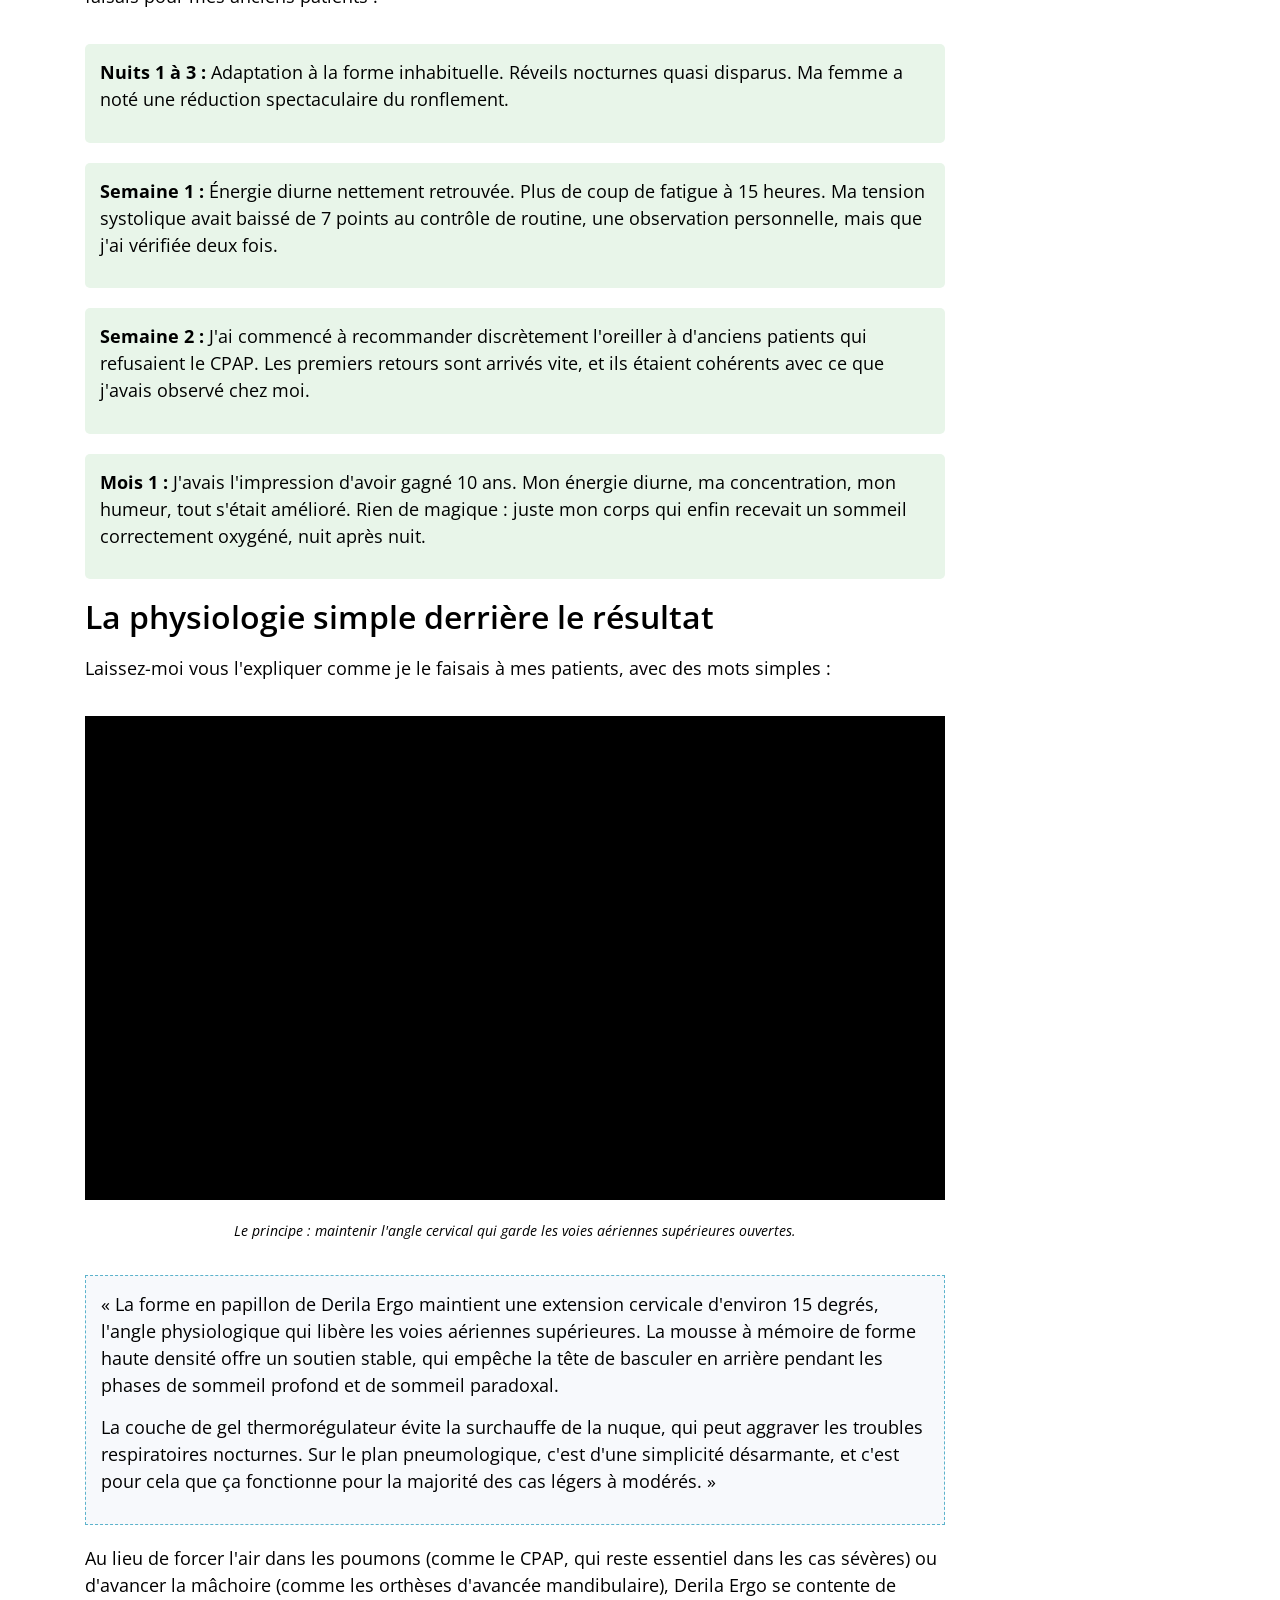
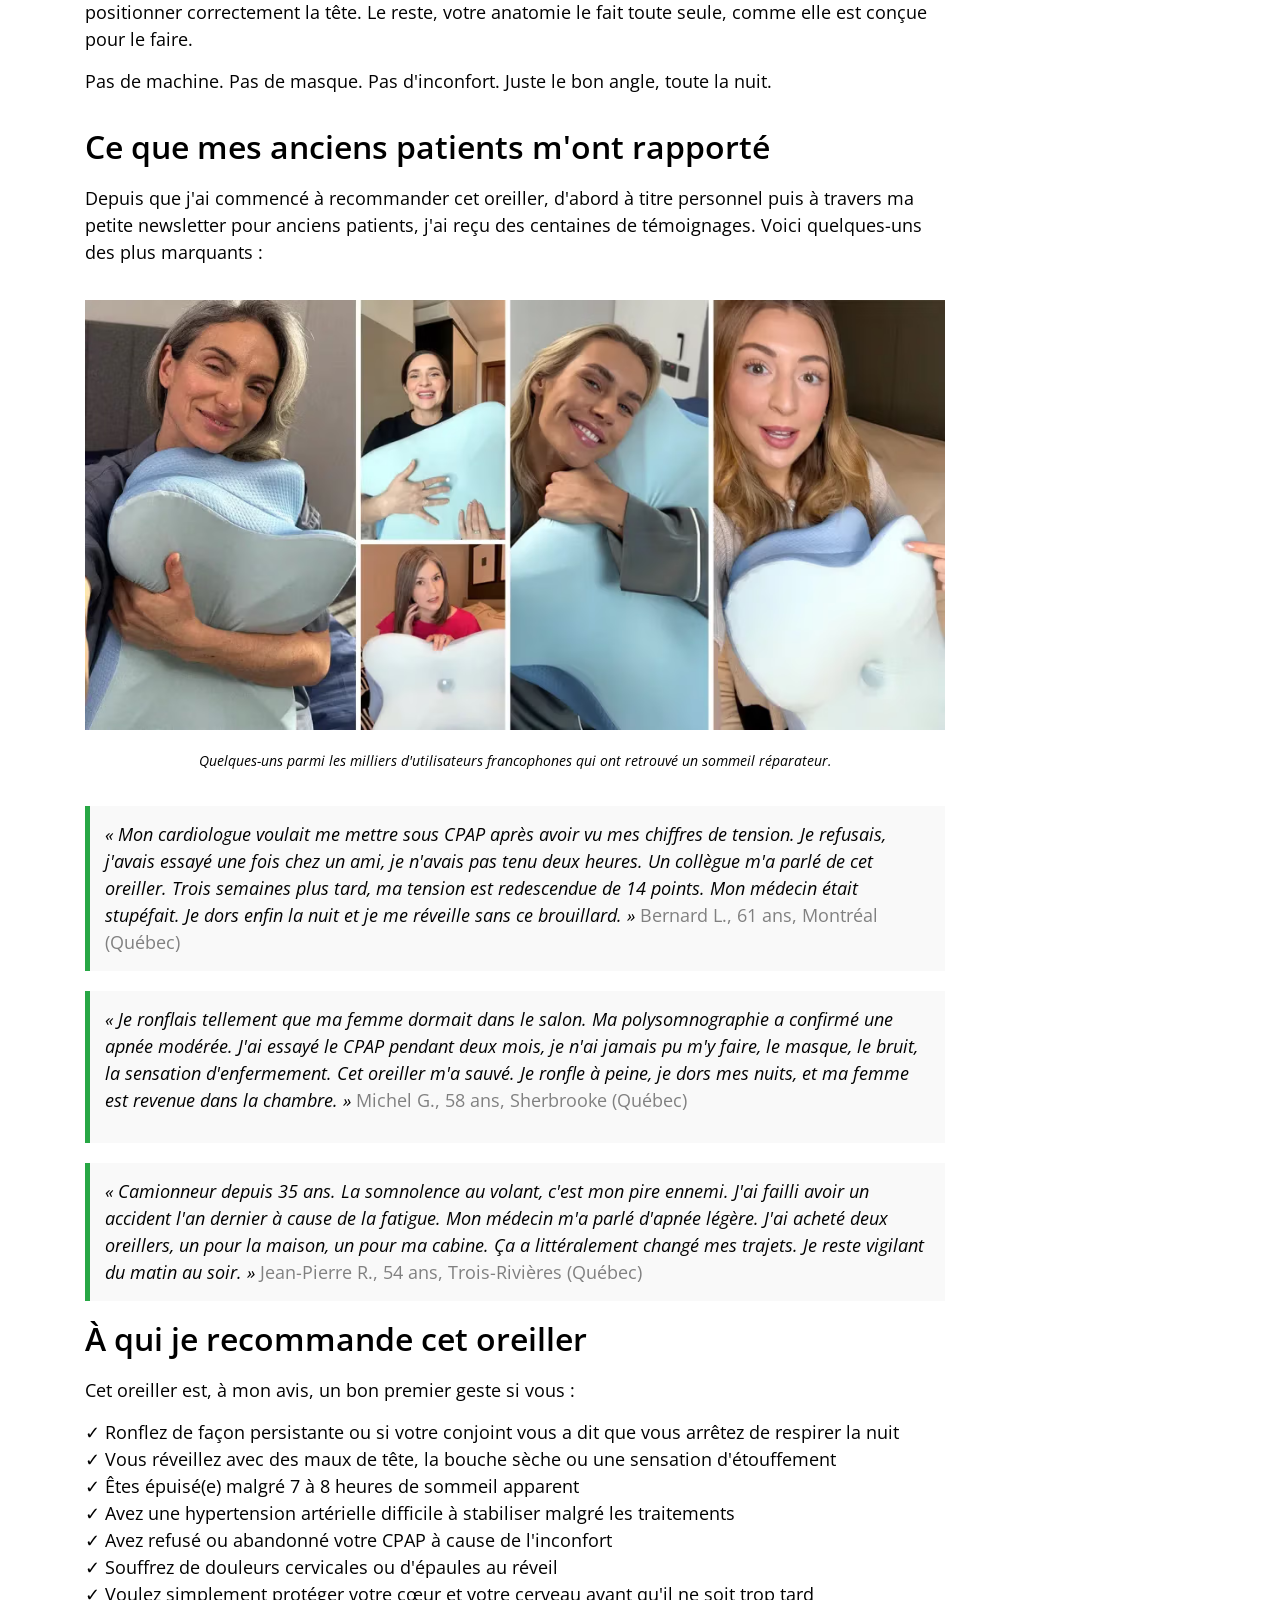
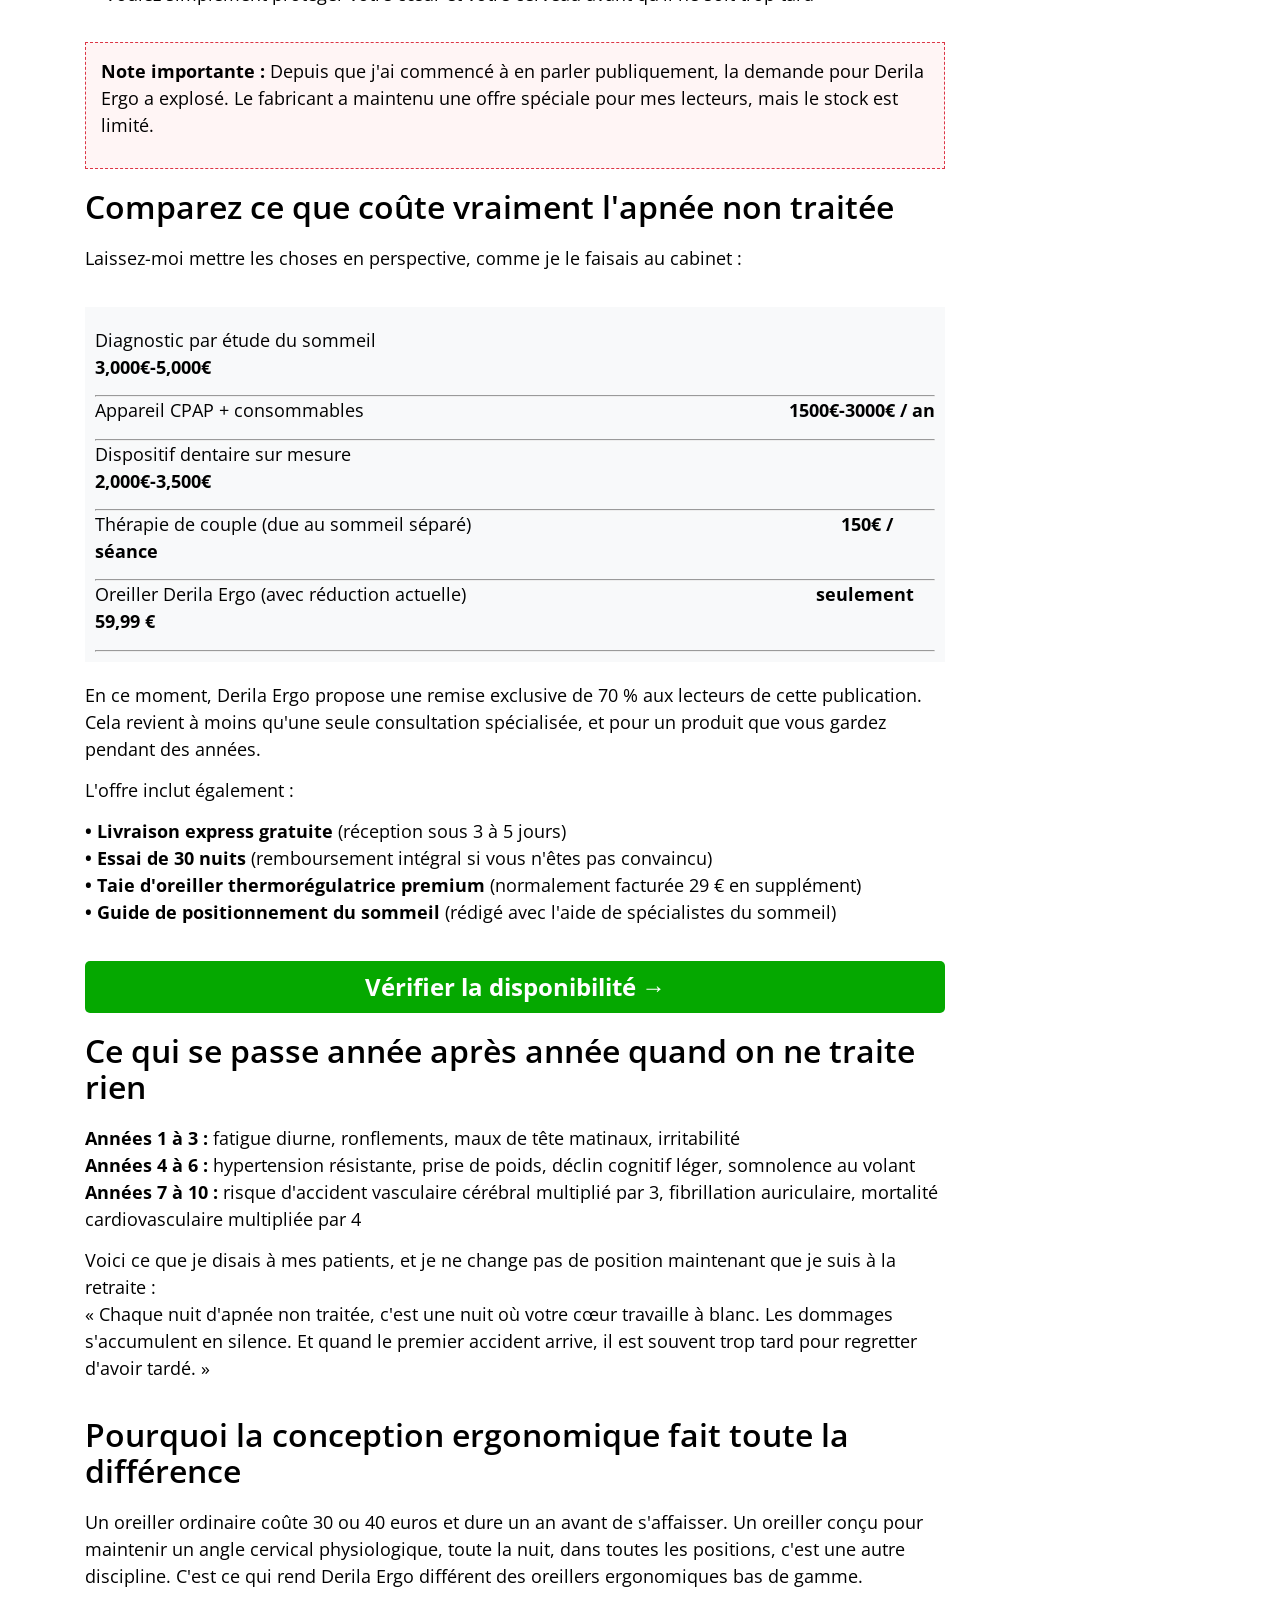
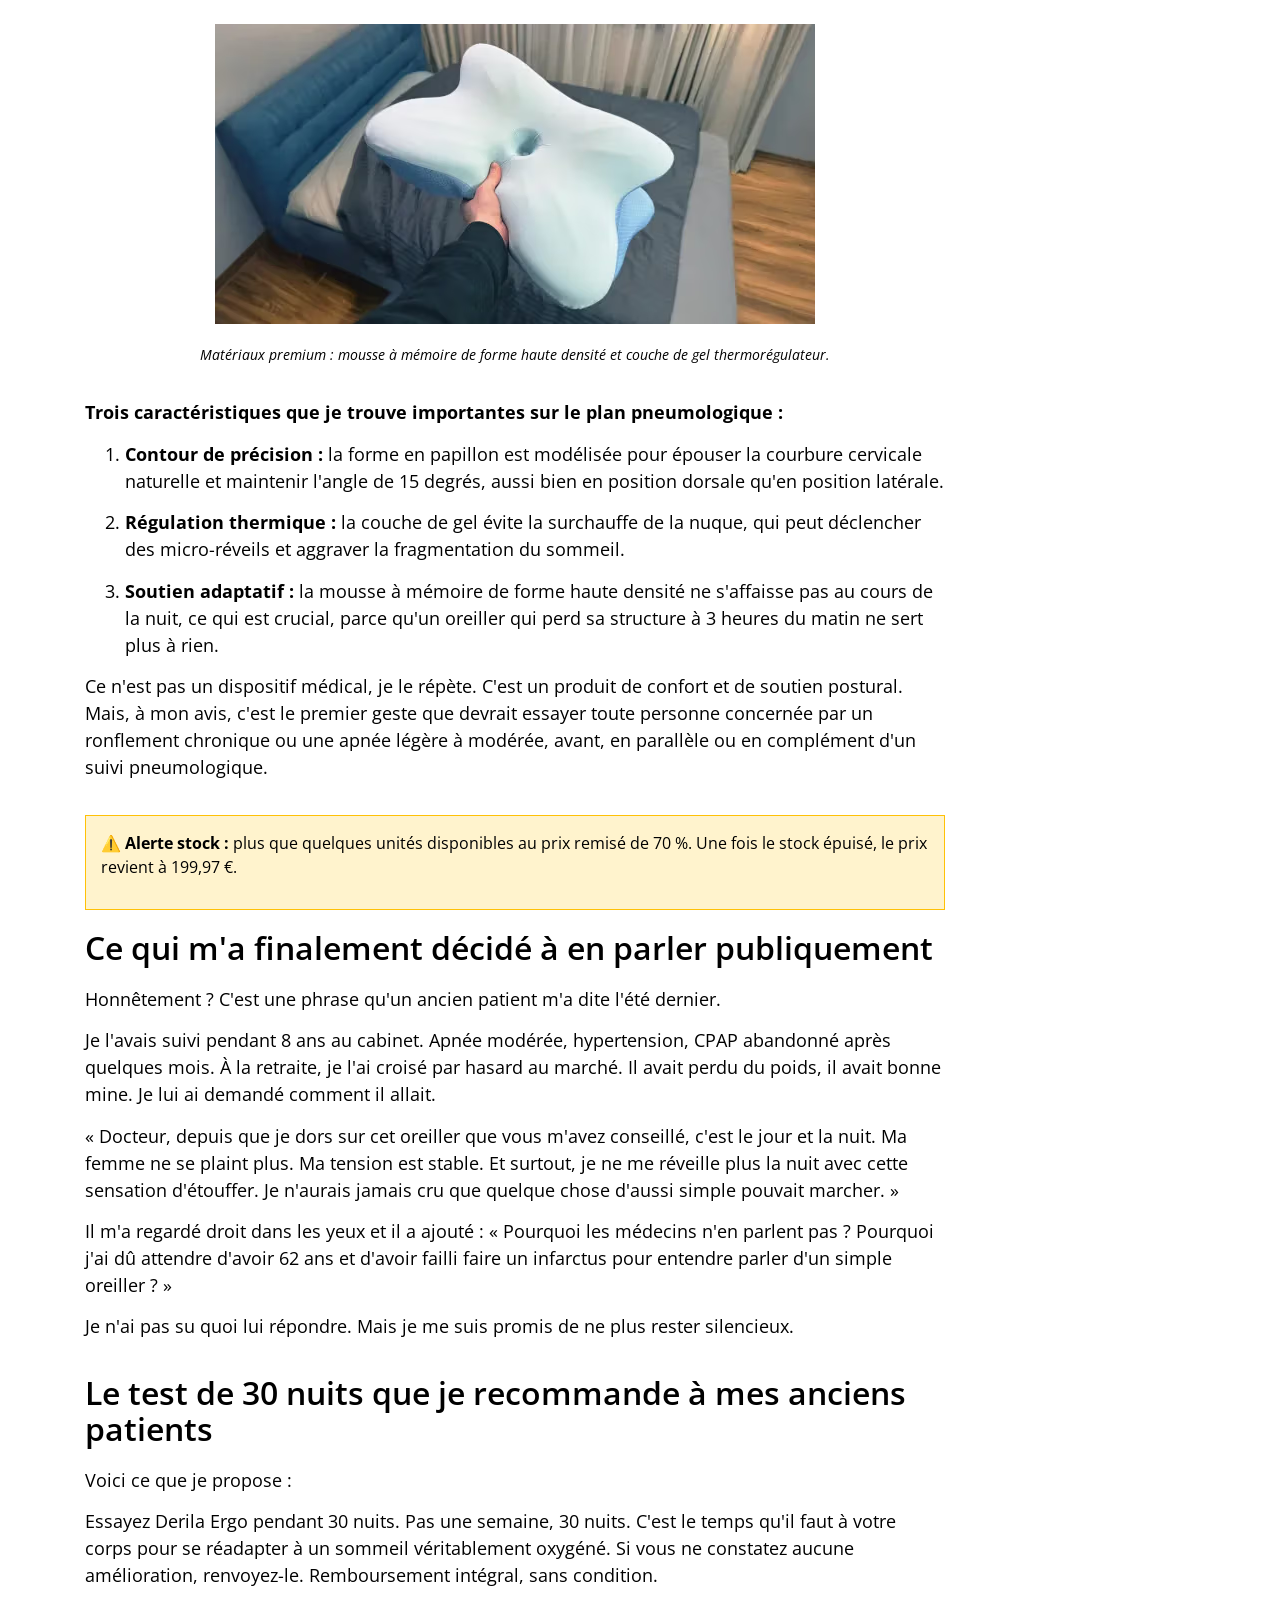
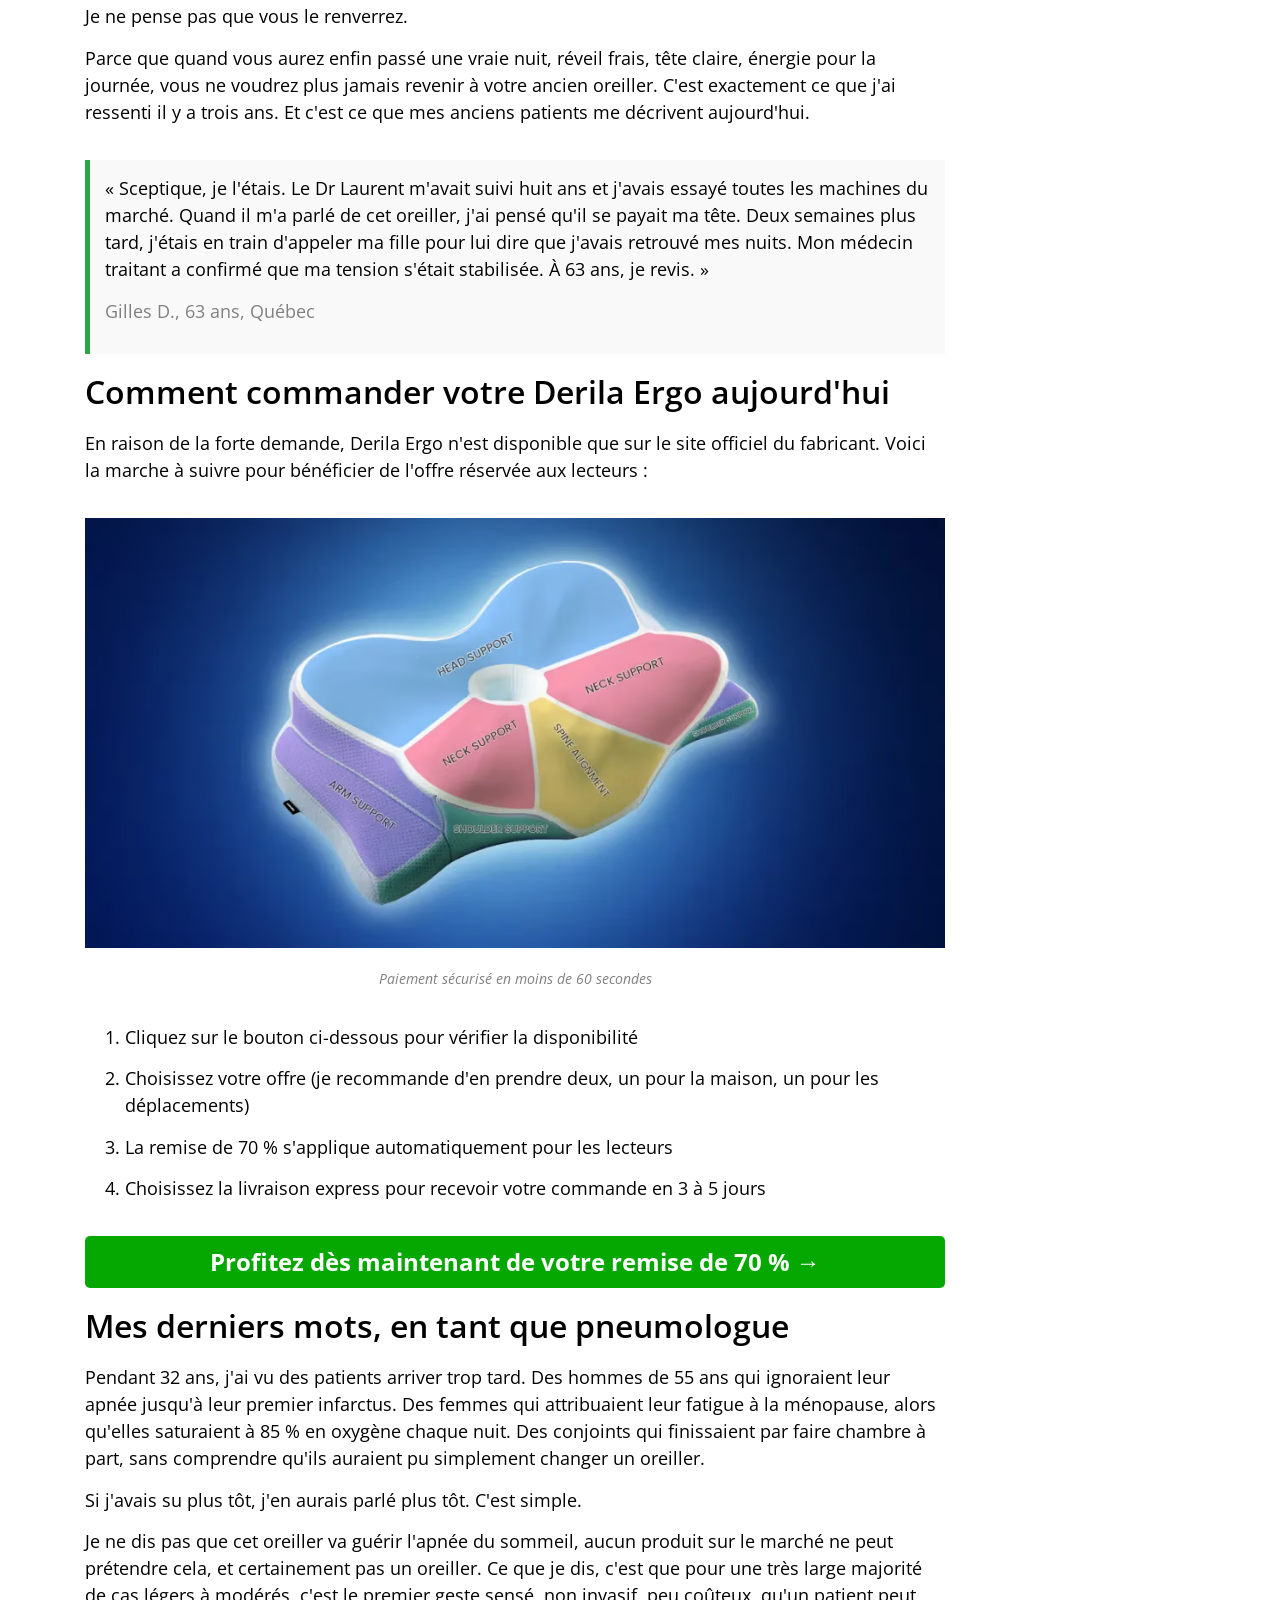
<file: dla-fr/index.html>
<!DOCTYPE html><html lang="en-US"><head>
	<meta charset="UTF-8">
		<title>Pneumologue retraité : « Je ne peux plus rester silencieux sur l'apnée du sommeil » | Investigation Santé France</title>
<meta name="robots" content="max-image-preview:large">






<style id="wp-img-auto-sizes-contain-inline-css">
img:is([sizes=auto i],[sizes^="auto," i]){contain-intrinsic-size:3000px 1500px}
/*# sourceURL=wp-img-auto-sizes-contain-inline-css */
</style>

<style id="wp-emoji-styles-inline-css">

	img.wp-smiley, img.emoji {
		display: inline !important;
		border: none !important;
		box-shadow: none !important;
		height: 1em !important;
		width: 1em !important;
		margin: 0 0.07em !important;
		vertical-align: -0.1em !important;
		background: none !important;
		padding: 0 !important;
	}
/*# sourceURL=wp-emoji-styles-inline-css */
</style>
<style id="global-styles-inline-css">
:root{--wp--preset--aspect-ratio--square: 1;--wp--preset--aspect-ratio--4-3: 4/3;--wp--preset--aspect-ratio--3-4: 3/4;--wp--preset--aspect-ratio--3-2: 3/2;--wp--preset--aspect-ratio--2-3: 2/3;--wp--preset--aspect-ratio--16-9: 16/9;--wp--preset--aspect-ratio--9-16: 9/16;--wp--preset--color--black: #000000;--wp--preset--color--cyan-bluish-gray: #abb8c3;--wp--preset--color--white: #ffffff;--wp--preset--color--pale-pink: #f78da7;--wp--preset--color--vivid-red: #cf2e2e;--wp--preset--color--luminous-vivid-orange: #ff6900;--wp--preset--color--luminous-vivid-amber: #fcb900;--wp--preset--color--light-green-cyan: #7bdcb5;--wp--preset--color--vivid-green-cyan: #00d084;--wp--preset--color--pale-cyan-blue: #8ed1fc;--wp--preset--color--vivid-cyan-blue: #0693e3;--wp--preset--color--vivid-purple: #9b51e0;--wp--preset--gradient--vivid-cyan-blue-to-vivid-purple: linear-gradient(135deg,rgb(6,147,227) 0%,rgb(155,81,224) 100%);--wp--preset--gradient--light-green-cyan-to-vivid-green-cyan: linear-gradient(135deg,rgb(122,220,180) 0%,rgb(0,208,130) 100%);--wp--preset--gradient--luminous-vivid-amber-to-luminous-vivid-orange: linear-gradient(135deg,rgb(252,185,0) 0%,rgb(255,105,0) 100%);--wp--preset--gradient--luminous-vivid-orange-to-vivid-red: linear-gradient(135deg,rgb(255,105,0) 0%,rgb(207,46,46) 100%);--wp--preset--gradient--very-light-gray-to-cyan-bluish-gray: linear-gradient(135deg,rgb(238,238,238) 0%,rgb(169,184,195) 100%);--wp--preset--gradient--cool-to-warm-spectrum: linear-gradient(135deg,rgb(74,234,220) 0%,rgb(151,120,209) 20%,rgb(207,42,186) 40%,rgb(238,44,130) 60%,rgb(251,105,98) 80%,rgb(254,248,76) 100%);--wp--preset--gradient--blush-light-purple: linear-gradient(135deg,rgb(255,206,236) 0%,rgb(152,150,240) 100%);--wp--preset--gradient--blush-bordeaux: linear-gradient(135deg,rgb(254,205,165) 0%,rgb(254,45,45) 50%,rgb(107,0,62) 100%);--wp--preset--gradient--luminous-dusk: linear-gradient(135deg,rgb(255,203,112) 0%,rgb(199,81,192) 50%,rgb(65,88,208) 100%);--wp--preset--gradient--pale-ocean: linear-gradient(135deg,rgb(255,245,203) 0%,rgb(182,227,212) 50%,rgb(51,167,181) 100%);--wp--preset--gradient--electric-grass: linear-gradient(135deg,rgb(202,248,128) 0%,rgb(113,206,126) 100%);--wp--preset--gradient--midnight: linear-gradient(135deg,rgb(2,3,129) 0%,rgb(40,116,252) 100%);--wp--preset--font-size--small: 13px;--wp--preset--font-size--medium: 20px;--wp--preset--font-size--large: 36px;--wp--preset--font-size--x-large: 42px;--wp--preset--spacing--20: 0.44rem;--wp--preset--spacing--30: 0.67rem;--wp--preset--spacing--40: 1rem;--wp--preset--spacing--50: 1.5rem;--wp--preset--spacing--60: 2.25rem;--wp--preset--spacing--70: 3.38rem;--wp--preset--spacing--80: 5.06rem;--wp--preset--shadow--natural: 6px 6px 9px rgba(0, 0, 0, 0.2);--wp--preset--shadow--deep: 12px 12px 50px rgba(0, 0, 0, 0.4);--wp--preset--shadow--sharp: 6px 6px 0px rgba(0, 0, 0, 0.2);--wp--preset--shadow--outlined: 6px 6px 0px -3px rgb(255, 255, 255), 6px 6px rgb(0, 0, 0);--wp--preset--shadow--crisp: 6px 6px 0px rgb(0, 0, 0);}:root { --wp--style--global--content-size: 800px;--wp--style--global--wide-size: 1200px; }:where(body) { margin: 0; }.wp-site-blocks > .alignleft { float: left; margin-right: 2em; }.wp-site-blocks > .alignright { float: right; margin-left: 2em; }.wp-site-blocks > .aligncenter { justify-content: center; margin-left: auto; margin-right: auto; }:where(.wp-site-blocks) > * { margin-block-start: 24px; margin-block-end: 0; }:where(.wp-site-blocks) > :first-child { margin-block-start: 0; }:where(.wp-site-blocks) > :last-child { margin-block-end: 0; }:root { --wp--style--block-gap: 24px; }:root :where(.is-layout-flow) > :first-child{margin-block-start: 0;}:root :where(.is-layout-flow) > :last-child{margin-block-end: 0;}:root :where(.is-layout-flow) > *{margin-block-start: 24px;margin-block-end: 0;}:root :where(.is-layout-constrained) > :first-child{margin-block-start: 0;}:root :where(.is-layout-constrained) > :last-child{margin-block-end: 0;}:root :where(.is-layout-constrained) > *{margin-block-start: 24px;margin-block-end: 0;}:root :where(.is-layout-flex){gap: 24px;}:root :where(.is-layout-grid){gap: 24px;}.is-layout-flow > .alignleft{float: left;margin-inline-start: 0;margin-inline-end: 2em;}.is-layout-flow > .alignright{float: right;margin-inline-start: 2em;margin-inline-end: 0;}.is-layout-flow > .aligncenter{margin-left: auto !important;margin-right: auto !important;}.is-layout-constrained > .alignleft{float: left;margin-inline-start: 0;margin-inline-end: 2em;}.is-layout-constrained > .alignright{float: right;margin-inline-start: 2em;margin-inline-end: 0;}.is-layout-constrained > .aligncenter{margin-left: auto !important;margin-right: auto !important;}.is-layout-constrained > :where(:not(.alignleft):not(.alignright):not(.alignfull)){max-width: var(--wp--style--global--content-size);margin-left: auto !important;margin-right: auto !important;}.is-layout-constrained > .alignwide{max-width: var(--wp--style--global--wide-size);}body .is-layout-flex{display: flex;}.is-layout-flex{flex-wrap: wrap;align-items: center;}.is-layout-flex > :is(*, div){margin: 0;}body .is-layout-grid{display: grid;}.is-layout-grid > :is(*, div){margin: 0;}body{padding-top: 0px;padding-right: 0px;padding-bottom: 0px;padding-left: 0px;}a:where(:not(.wp-element-button)){text-decoration: underline;}:root :where(.wp-element-button, .wp-block-button__link){background-color: #32373c;border-width: 0;color: #fff;font-family: inherit;font-size: inherit;font-style: inherit;font-weight: inherit;letter-spacing: inherit;line-height: inherit;padding-top: calc(0.667em + 2px);padding-right: calc(1.333em + 2px);padding-bottom: calc(0.667em + 2px);padding-left: calc(1.333em + 2px);text-decoration: none;text-transform: inherit;}.has-black-color{color: var(--wp--preset--color--black) !important;}.has-cyan-bluish-gray-color{color: var(--wp--preset--color--cyan-bluish-gray) !important;}.has-white-color{color: var(--wp--preset--color--white) !important;}.has-pale-pink-color{color: var(--wp--preset--color--pale-pink) !important;}.has-vivid-red-color{color: var(--wp--preset--color--vivid-red) !important;}.has-luminous-vivid-orange-color{color: var(--wp--preset--color--luminous-vivid-orange) !important;}.has-luminous-vivid-amber-color{color: var(--wp--preset--color--luminous-vivid-amber) !important;}.has-light-green-cyan-color{color: var(--wp--preset--color--light-green-cyan) !important;}.has-vivid-green-cyan-color{color: var(--wp--preset--color--vivid-green-cyan) !important;}.has-pale-cyan-blue-color{color: var(--wp--preset--color--pale-cyan-blue) !important;}.has-vivid-cyan-blue-color{color: var(--wp--preset--color--vivid-cyan-blue) !important;}.has-vivid-purple-color{color: var(--wp--preset--color--vivid-purple) !important;}.has-black-background-color{background-color: var(--wp--preset--color--black) !important;}.has-cyan-bluish-gray-background-color{background-color: var(--wp--preset--color--cyan-bluish-gray) !important;}.has-white-background-color{background-color: var(--wp--preset--color--white) !important;}.has-pale-pink-background-color{background-color: var(--wp--preset--color--pale-pink) !important;}.has-vivid-red-background-color{background-color: var(--wp--preset--color--vivid-red) !important;}.has-luminous-vivid-orange-background-color{background-color: var(--wp--preset--color--luminous-vivid-orange) !important;}.has-luminous-vivid-amber-background-color{background-color: var(--wp--preset--color--luminous-vivid-amber) !important;}.has-light-green-cyan-background-color{background-color: var(--wp--preset--color--light-green-cyan) !important;}.has-vivid-green-cyan-background-color{background-color: var(--wp--preset--color--vivid-green-cyan) !important;}.has-pale-cyan-blue-background-color{background-color: var(--wp--preset--color--pale-cyan-blue) !important;}.has-vivid-cyan-blue-background-color{background-color: var(--wp--preset--color--vivid-cyan-blue) !important;}.has-vivid-purple-background-color{background-color: var(--wp--preset--color--vivid-purple) !important;}.has-black-border-color{border-color: var(--wp--preset--color--black) !important;}.has-cyan-bluish-gray-border-color{border-color: var(--wp--preset--color--cyan-bluish-gray) !important;}.has-white-border-color{border-color: var(--wp--preset--color--white) !important;}.has-pale-pink-border-color{border-color: var(--wp--preset--color--pale-pink) !important;}.has-vivid-red-border-color{border-color: var(--wp--preset--color--vivid-red) !important;}.has-luminous-vivid-orange-border-color{border-color: var(--wp--preset--color--luminous-vivid-orange) !important;}.has-luminous-vivid-amber-border-color{border-color: var(--wp--preset--color--luminous-vivid-amber) !important;}.has-light-green-cyan-border-color{border-color: var(--wp--preset--color--light-green-cyan) !important;}.has-vivid-green-cyan-border-color{border-color: var(--wp--preset--color--vivid-green-cyan) !important;}.has-pale-cyan-blue-border-color{border-color: var(--wp--preset--color--pale-cyan-blue) !important;}.has-vivid-cyan-blue-border-color{border-color: var(--wp--preset--color--vivid-cyan-blue) !important;}.has-vivid-purple-border-color{border-color: var(--wp--preset--color--vivid-purple) !important;}.has-vivid-cyan-blue-to-vivid-purple-gradient-background{background: var(--wp--preset--gradient--vivid-cyan-blue-to-vivid-purple) !important;}.has-light-green-cyan-to-vivid-green-cyan-gradient-background{background: var(--wp--preset--gradient--light-green-cyan-to-vivid-green-cyan) !important;}.has-luminous-vivid-amber-to-luminous-vivid-orange-gradient-background{background: var(--wp--preset--gradient--luminous-vivid-amber-to-luminous-vivid-orange) !important;}.has-luminous-vivid-orange-to-vivid-red-gradient-background{background: var(--wp--preset--gradient--luminous-vivid-orange-to-vivid-red) !important;}.has-very-light-gray-to-cyan-bluish-gray-gradient-background{background: var(--wp--preset--gradient--very-light-gray-to-cyan-bluish-gray) !important;}.has-cool-to-warm-spectrum-gradient-background{background: var(--wp--preset--gradient--cool-to-warm-spectrum) !important;}.has-blush-light-purple-gradient-background{background: var(--wp--preset--gradient--blush-light-purple) !important;}.has-blush-bordeaux-gradient-background{background: var(--wp--preset--gradient--blush-bordeaux) !important;}.has-luminous-dusk-gradient-background{background: var(--wp--preset--gradient--luminous-dusk) !important;}.has-pale-ocean-gradient-background{background: var(--wp--preset--gradient--pale-ocean) !important;}.has-electric-grass-gradient-background{background: var(--wp--preset--gradient--electric-grass) !important;}.has-midnight-gradient-background{background: var(--wp--preset--gradient--midnight) !important;}.has-small-font-size{font-size: var(--wp--preset--font-size--small) !important;}.has-medium-font-size{font-size: var(--wp--preset--font-size--medium) !important;}.has-large-font-size{font-size: var(--wp--preset--font-size--large) !important;}.has-x-large-font-size{font-size: var(--wp--preset--font-size--x-large) !important;}
:root :where(.wp-block-pullquote){font-size: 1.5em;line-height: 1.6;}
/*# sourceURL=global-styles-inline-css */
</style>
<style>
html{line-height:1.15;-webkit-text-size-adjust:100%}*,:after,:before{box-sizing:border-box}body{margin:0;font-family:-apple-system,BlinkMacSystemFont,Segoe UI,Roboto,Helvetica Neue,Arial,Noto Sans,sans-serif,Apple Color Emoji,Segoe UI Emoji,Segoe UI Symbol,Noto Color Emoji;font-size:1rem;font-weight:400;line-height:1.5;color:#333;background-color:#fff;-webkit-font-smoothing:antialiased;-moz-osx-font-smoothing:grayscale}h1,h2,h3,h4,h5,h6{margin-block-start:.5rem;margin-block-end:1rem;font-family:inherit;font-weight:500;line-height:1.2;color:inherit}h1{font-size:2.5rem}h2{font-size:2rem}h3{font-size:1.75rem}h4{font-size:1.5rem}h5{font-size:1.25rem}h6{font-size:1rem}p{margin-block-start:0;margin-block-end:.9rem}hr{box-sizing:content-box;height:0;overflow:visible}pre{font-family:monospace,monospace;font-size:1em;white-space:pre-wrap}a{background-color:transparent;text-decoration:none;color:#c36}a:active,a:hover{color:#336}a:not([href]):not([tabindex]),a:not([href]):not([tabindex]):focus,a:not([href]):not([tabindex]):hover{color:inherit;text-decoration:none}a:not([href]):not([tabindex]):focus{outline:0}abbr[title]{border-block-end:none;-webkit-text-decoration:underline dotted;text-decoration:underline dotted}b,strong{font-weight:bolder}code,kbd,samp{font-family:monospace,monospace;font-size:1em}small{font-size:80%}sub,sup{font-size:75%;line-height:0;position:relative;vertical-align:baseline}sub{bottom:-.25em}sup{top:-.5em}img{border-style:none;height:auto;max-width:100%}details{display:block}summary{display:list-item}figcaption{font-size:16px;color:#333;line-height:1.4;font-style:italic;font-weight:400}[hidden],template{display:none}@media print{*,:after,:before{background:transparent!important;color:#000!important;box-shadow:none!important;text-shadow:none!important}a,a:visited{text-decoration:underline}a[href]:after{content:" (" attr(href) ")"}abbr[title]:after{content:" (" attr(title) ")"}a[href^="#"]:after,a[href^="javascript:"]:after{content:""}pre{white-space:pre-wrap!important}blockquote,pre{-moz-column-break-inside:avoid;break-inside:avoid;border:1px solid #ccc}thead{display:table-header-group}img,tr{-moz-column-break-inside:avoid;break-inside:avoid}h2,h3,p{orphans:3;widows:3}h2,h3{-moz-column-break-after:avoid;break-after:avoid}}label{display:inline-block;line-height:1;vertical-align:middle}button,input,optgroup,select,textarea{font-family:inherit;font-size:1rem;line-height:1.5;margin:0}input[type=date],input[type=email],input[type=number],input[type=password],input[type=search],input[type=tel],input[type=text],input[type=url],select,textarea{width:100%;border:1px solid #666;border-radius:3px;padding:.5rem 1rem;transition:all .3s}input[type=date]:focus,input[type=email]:focus,input[type=number]:focus,input[type=password]:focus,input[type=search]:focus,input[type=tel]:focus,input[type=text]:focus,input[type=url]:focus,select:focus,textarea:focus{border-color:#333}button,input{overflow:visible}button,select{text-transform:none}[type=button],[type=reset],[type=submit],button{width:auto;-webkit-appearance:button}[type=button],[type=submit],button{display:inline-block;font-weight:400;color:#c36;text-align:center;white-space:nowrap;-webkit-user-select:none;-moz-user-select:none;user-select:none;background-color:transparent;border:1px solid #c36;padding:.5rem 1rem;font-size:1rem;border-radius:3px;transition:all .3s}[type=button]:focus:not(:focus-visible),[type=submit]:focus:not(:focus-visible),button:focus:not(:focus-visible){outline:none}[type=button]:focus,[type=button]:hover,[type=submit]:focus,[type=submit]:hover,button:focus,button:hover{color:#fff;background-color:#c36;text-decoration:none}[type=button]:not(:disabled),[type=submit]:not(:disabled),button:not(:disabled){cursor:pointer}fieldset{padding:.35em .75em .625em}legend{box-sizing:border-box;color:inherit;display:table;max-width:100%;padding:0;white-space:normal}progress{vertical-align:baseline}textarea{overflow:auto;resize:vertical}[type=checkbox],[type=radio]{box-sizing:border-box;padding:0}[type=number]::-webkit-inner-spin-button,[type=number]::-webkit-outer-spin-button{height:auto}[type=search]{-webkit-appearance:textfield;outline-offset:-2px}[type=search]::-webkit-search-decoration{-webkit-appearance:none}::-webkit-file-upload-button{-webkit-appearance:button;font:inherit}select{display:block}table{background-color:transparent;width:100%;margin-block-end:15px;font-size:.9em;border-spacing:0;border-collapse:collapse}table td,table th{padding:15px;line-height:1.5;vertical-align:top;border:1px solid hsla(0,0%,50.2%,.5019607843)}table th{font-weight:700}table tfoot th,table thead th{font-size:1em}table caption+thead tr:first-child td,table caption+thead tr:first-child th,table colgroup+thead tr:first-child td,table colgroup+thead tr:first-child th,table thead:first-child tr:first-child td,table thead:first-child tr:first-child th{border-block-start:1px solid hsla(0,0%,50.2%,.5019607843)}table tbody>tr:nth-child(odd)>td,table tbody>tr:nth-child(odd)>th{background-color:hsla(0,0%,50.2%,.0705882353)}table tbody tr:hover>td,table tbody tr:hover>th{background-color:hsla(0,0%,50.2%,.1019607843)}table tbody+tbody{border-block-start:2px solid hsla(0,0%,50.2%,.5019607843)}@media (max-width:767px){table table{font-size:.8em}table table td,table table th{padding:7px;line-height:1.3}table table th{font-weight:400}}dd,dl,dt,li,ol,ul{margin-block-start:0;margin-block-end:0;border:0;outline:0;font-size:100%;vertical-align:baseline;background:transparent}
</style>
<style>
@charset "UTF-8";.comments-area a,.page-content a{text-decoration:underline}.alignright{float:right;margin-left:1rem}.alignleft{float:left;margin-right:1rem}.aligncenter{clear:both;display:block;margin-inline:auto}.alignwide{margin-inline:-80px}.alignfull{margin-inline:calc(50% - 50vw);max-width:100vw}.alignfull,.alignfull img{width:100vw}.wp-caption{margin-block-end:1.25rem;max-width:100%}.wp-caption.alignleft{margin:5px 20px 20px 0}.wp-caption.alignright{margin:5px 0 20px 20px}.wp-caption img{display:block;margin-inline:auto}.wp-caption-text{margin:0}.gallery-caption{display:block;font-size:.8125rem;line-height:1.5;margin:0;padding:.75rem}.pagination{display:flex;justify-content:space-between;margin:20px auto}.sticky{position:relative;display:block}.bypostauthor{font-size:inherit}.hide{display:none!important}.post-password-form p{width:100%;display:flex;align-items:flex-end}.post-password-form [type=submit]{margin-inline-start:3px}.screen-reader-text{clip:rect(1px,1px,1px,1px);height:1px;overflow:hidden;position:absolute!important;width:1px;word-wrap:normal!important}.screen-reader-text:focus{background-color:#eee;clip:auto!important;clip-path:none;color:#333;display:block;font-size:1rem;height:auto;left:5px;line-height:normal;padding:12px 24px;text-decoration:none;top:5px;width:auto;z-index:100000}.post .entry-title a{text-decoration:none}.post .wp-post-image{width:100%;max-height:500px;-o-object-fit:cover;object-fit:cover}@media (max-width:991px){.post .wp-post-image{max-height:400px}}@media (max-width:575px){.post .wp-post-image{max-height:300px}}#comments .comment-list{margin:0;padding:0;list-style:none;font-size:.9em}#comments .comment,#comments .pingback{position:relative}#comments .comment .comment-body,#comments .pingback .comment-body{display:flex;flex-direction:column;padding-block-start:30px;padding-block-end:30px;padding-inline-start:60px;padding-inline-end:0;border-block-end:1px solid #ccc}#comments .comment .avatar,#comments .pingback .avatar{position:absolute;left:0;border-radius:50%;margin-inline-end:10px}body.rtl #comments .comment .avatar,body.rtl #comments .pingback .avatar,html[dir=rtl] #comments .comment .avatar,html[dir=rtl] #comments .pingback .avatar{left:auto;right:0}#comments .comment-meta{display:flex;justify-content:space-between;margin-block-end:.9rem}#comments .comment-metadata,#comments .reply{font-size:11px;line-height:1}#comments .children{position:relative;list-style:none;margin:0;padding-inline-start:30px}#comments .children li:last-child{padding-block-end:0}#comments ol.comment-list .children:before{display:inline-block;font-size:1em;font-weight:400;line-height:100%;content:"↪";position:absolute;top:45px;left:0;width:auto}body.rtl #comments ol.comment-list .children:before,html[dir=rtl] #comments ol.comment-list .children:before{content:"↩";left:auto;right:0}@media (min-width:768px){#comments .comment-author,#comments .comment-metadata{line-height:1}}@media (max-width:767px){#comments .comment .comment-body{padding:30px 0}#comments .children{padding-inline-start:20px}#comments .comment .avatar{position:inherit;float:left}body.rtl #comments .comment .avatar,html[dir=rtl] #comments .comment .avatar{float:right}}.page-header .entry-title,.site-footer .footer-inner,.site-footer:not(.dynamic-footer),.site-header .header-inner,.site-header:not(.dynamic-header),body:not([class*=elementor-page-]) .site-main{margin-inline-start:auto;margin-inline-end:auto;width:100%}@media (max-width:575px){.page-header .entry-title,.site-footer .footer-inner,.site-footer:not(.dynamic-footer),.site-header .header-inner,.site-header:not(.dynamic-header),body:not([class*=elementor-page-]) .site-main{padding-inline-start:10px;padding-inline-end:10px}}@media (min-width:576px){.page-header .entry-title,.site-footer .footer-inner,.site-footer:not(.dynamic-footer),.site-header .header-inner,.site-header:not(.dynamic-header),body:not([class*=elementor-page-]) .site-main{max-width:500px}.site-footer.footer-full-width .footer-inner,.site-header.header-full-width .header-inner{max-width:100%}}@media (min-width:768px){.page-header .entry-title,.site-footer .footer-inner,.site-footer:not(.dynamic-footer),.site-header .header-inner,.site-header:not(.dynamic-header),body:not([class*=elementor-page-]) .site-main{max-width:600px}.site-footer.footer-full-width,.site-header.header-full-width{max-width:100%}}@media (min-width:992px){.page-header .entry-title,.site-footer .footer-inner,.site-footer:not(.dynamic-footer),.site-header .header-inner,.site-header:not(.dynamic-header),body:not([class*=elementor-page-]) .site-main{max-width:800px}.site-footer.footer-full-width,.site-header.header-full-width{max-width:100%}}@media (min-width:1200px){.page-header .entry-title,.site-footer .footer-inner,.site-footer:not(.dynamic-footer),.site-header .header-inner,.site-header:not(.dynamic-header),body:not([class*=elementor-page-]) .site-main{max-width:1140px}.site-footer.footer-full-width,.site-header.header-full-width{max-width:100%}}.site-header+.elementor{min-height:calc(100vh - 320px)}
</style>
<style>
@charset "UTF-8";.site-header{display:flex;flex-wrap:wrap;justify-content:space-between;padding-block-start:1rem;padding-block-end:1rem;position:relative}.site-header .site-title{font-size:2.5rem;font-weight:500;line-height:1.2}.site-header .site-branding{display:flex;flex-direction:column;justify-content:center;gap:.5rem}.site-header .header-inner{display:flex;flex-wrap:wrap;justify-content:space-between}.site-header .header-inner .custom-logo-link{display:block}.site-header .header-inner .site-branding .site-description,.site-header .header-inner .site-branding .site-title{margin:0}.site-header .header-inner .site-branding .site-logo img{display:block}.site-header .header-inner .site-branding.show-logo .site-title,.site-header .header-inner .site-branding.show-title .site-logo{display:none!important}.site-header.header-inverted .header-inner{flex-direction:row-reverse}.site-header.header-inverted .header-inner .site-branding{text-align:end}.site-header.header-stacked .header-inner{align-items:center;flex-direction:column;text-align:center}.site-footer{padding-block-start:1rem;padding-block-end:1rem;position:relative}.site-footer .site-title{font-size:1.5rem;font-weight:500;line-height:1.2}.site-footer .site-branding{display:flex;flex-direction:column;justify-content:center;gap:.5rem}.site-footer .footer-inner{display:flex;flex-wrap:wrap;justify-content:space-between}.site-footer .footer-inner .custom-logo-link{display:block}.site-footer .footer-inner .site-branding .site-description,.site-footer .footer-inner .site-branding .site-title{margin:0}.site-footer .footer-inner .site-branding .site-logo img{display:block}.site-footer .footer-inner .site-branding.show-logo .site-title,.site-footer .footer-inner .site-branding.show-title .site-logo{display:none!important}.site-footer .footer-inner .copyright{align-items:center;display:flex;justify-content:flex-end}.site-footer .footer-inner .copyright p{margin:0}.site-footer.footer-inverted .footer-inner{flex-direction:row-reverse}.site-footer.footer-inverted .footer-inner .site-branding{text-align:end}.site-footer.footer-stacked .footer-inner{align-items:center;flex-direction:column;text-align:center}.site-footer.footer-stacked .footer-inner .site-branding .site-title{text-align:center}.site-footer.footer-stacked .footer-inner .site-navigation .menu{padding:0}@media (max-width:576px){.site-footer:not(.footer-stacked) .footer-inner .copyright,.site-footer:not(.footer-stacked) .footer-inner .site-branding,.site-footer:not(.footer-stacked) .footer-inner .site-navigation{display:block;text-align:center;width:100%;max-width:none}.site-footer .footer-inner .site-navigation ul.menu{justify-content:center}.site-footer .footer-inner .site-navigation ul.menu li{display:inline-block}}.site-header.header-stacked .site-navigation-toggle-holder{justify-content:center;max-width:100%}.site-header.menu-layout-dropdown .site-navigation{display:none}.site-navigation-toggle-holder{display:flex;align-items:center;padding:8px 15px}.site-navigation-toggle-holder .site-navigation-toggle{display:flex;align-items:center;justify-content:center;padding:.5rem;cursor:pointer;border:0 solid;border-radius:3px;background-color:rgba(0,0,0,.05);color:#494c4f}.site-navigation-toggle-holder .site-navigation-toggle-icon{display:block;width:1.25rem}.site-navigation-toggle-holder .site-navigation-toggle-icon:after,.site-navigation-toggle-holder .site-navigation-toggle-icon:before{content:"";background-color:currentColor;display:block;height:3px;transition:all .2s ease-in-out;border-radius:3px}.site-navigation-toggle-holder .site-navigation-toggle-icon:before{box-shadow:0 .35rem 0 currentColor;margin-block-end:.5rem}.site-navigation-toggle-holder .site-navigation-toggle[aria-expanded=true] .site-navigation-toggle-icon:before{box-shadow:none;transform:translateY(.35rem) rotate(45deg)}.site-navigation-toggle-holder .site-navigation-toggle[aria-expanded=true] .site-navigation-toggle-icon:after{transform:translateY(-.35rem) rotate(-45deg)}.site-navigation{display:flex;align-items:center}.site-navigation ul.menu,.site-navigation ul.menu ul{list-style-type:none;padding:0}.site-navigation ul.menu{display:flex;flex-wrap:wrap}.site-navigation ul.menu li{position:relative;display:flex}.site-navigation ul.menu li a{display:block;padding:8px 15px}.site-navigation ul.menu li.menu-item-has-children{padding-inline-end:15px}.site-navigation ul.menu li.menu-item-has-children:after{display:flex;content:"▾";font-size:1.5em;justify-content:center;align-items:center;color:#666;text-decoration:none}.site-navigation ul.menu li.menu-item-has-children:focus-within>ul{display:block}.site-navigation ul.menu li ul{background:#fff;display:none;min-width:150px;position:absolute;z-index:2;left:0;top:100%}.site-navigation ul.menu li ul li{border-block-end:#eee 1px solid}.site-navigation ul.menu li ul li:last-child{border-block-end:none}.site-navigation ul.menu li ul li.menu-item-has-children a{flex-grow:1}.site-navigation ul.menu li ul li.menu-item-has-children:after{transform:translateY(-50%) rotate(-90deg)}.site-navigation ul.menu li ul ul{left:100%;top:0}.site-navigation ul.menu li:hover>ul{display:block}footer .site-navigation ul.menu li ul{top:auto;bottom:100%}footer .site-navigation ul.menu li ul ul{bottom:0}footer .site-navigation ul.menu a{padding:5px 15px}.site-navigation-dropdown{margin-block-start:10px;transition:max-height .3s,transform .3s;transform-origin:top;position:absolute;bottom:0;left:0;z-index:10000;width:100%}.site-navigation-toggle-holder:not(.elementor-active)+.site-navigation-dropdown{transform:scaleY(0);max-height:0}.site-navigation-toggle-holder.elementor-active+.site-navigation-dropdown{transform:scaleY(1);max-height:100vh}.site-navigation-dropdown ul{padding:0}.site-navigation-dropdown ul.menu{position:absolute;width:100%;padding:0;margin:0;background:#fff}.site-navigation-dropdown ul.menu li{display:block;width:100%;position:relative}.site-navigation-dropdown ul.menu li a{display:block;padding:20px;background:#fff;color:#55595c;box-shadow:inset 0 -1px 0 rgba(0,0,0,.1019607843)}.site-navigation-dropdown ul.menu li.current-menu-item a{color:#fff;background:#55595c}.site-navigation-dropdown ul.menu>li li{transition:max-height .3s,transform .3s;transform-origin:top;transform:scaleY(0);max-height:0}.site-navigation-dropdown ul.menu li.elementor-active>ul>li{transform:scaleY(1);max-height:100vh}@media (max-width:576px){.site-header.menu-dropdown-mobile:not(.menu-layout-dropdown) .site-navigation{display:none!important}}@media (min-width:768px){.site-header.menu-dropdown-mobile:not(.menu-layout-dropdown) .site-navigation-toggle-holder{display:none!important}}@media (min-width:576px) and (max-width:767px){.site-header.menu-dropdown-mobile:not(.menu-layout-dropdown) .site-navigation{display:none!important}}@media (min-width:992px){.site-header.menu-dropdown-tablet:not(.menu-layout-dropdown) .site-navigation-toggle-holder{display:none!important}}@media (max-width:992px){.site-header.menu-dropdown-tablet:not(.menu-layout-dropdown) .site-navigation{display:none!important}}.site-header.menu-dropdown-none:not(.menu-layout-dropdown) .site-navigation-toggle-holder{display:none!important}
</style>
<style>
:root{--direction-multiplier:1}body.rtl,html[dir=rtl]{--direction-multiplier:-1}.elementor-hidden{display:none}.elementor-visibility-hidden{visibility:hidden}.elementor-screen-only,.screen-reader-text,.screen-reader-text span,.ui-helper-hidden-accessible{height:1px;margin:-1px;overflow:hidden;padding:0;position:absolute;top:-10000em;width:1px;clip:rect(0,0,0,0);border:0}.elementor-clearfix:after{clear:both;content:"";display:block;height:0;width:0}.e-logo-wrapper{display:inline-block;line-height:1}.e-logo-wrapper i{color:var(--e-a-color-circle-logo);font-size:2.5em}.elementor *,.elementor :after,.elementor :before{box-sizing:border-box}.elementor a{box-shadow:none;text-decoration:none}.elementor hr{background-color:transparent;margin:0}.elementor img{border:none;border-radius:0;box-shadow:none;height:auto;max-width:100%}.elementor .elementor-widget:not(.elementor-widget-text-editor):not(.elementor-widget-theme-post-content) figure{margin:0}.elementor embed,.elementor iframe,.elementor object,.elementor video{border:none;line-height:1;margin:0;max-width:100%;width:100%}.elementor .elementor-background,.elementor .elementor-background-holder,.elementor .elementor-background-video-container{direction:ltr;inset:0;overflow:hidden;position:absolute;z-index:0}.elementor .elementor-background-video-container{pointer-events:none;transition:opacity 1s}.elementor .elementor-background-video-container.elementor-loading{opacity:0}.elementor .elementor-background-video,.elementor .elementor-background-video-embed{max-width:none}.elementor .elementor-background-video,.elementor .elementor-background-video-embed,.elementor .elementor-background-video-hosted{inset-block-start:50%;inset-inline-start:50%;position:absolute;transform:translate(-50%,-50%)}.elementor .elementor-background-video-hosted{-o-object-fit:cover;object-fit:cover}.elementor .elementor-background-overlay{inset:0;position:absolute}.elementor .elementor-background-slideshow{inset:0;position:absolute;z-index:0}.elementor .elementor-background-slideshow__slide__image{background-position:50%;background-size:cover;height:100%;width:100%}.e-con-inner>.elementor-element.elementor-absolute,.e-con>.elementor-element.elementor-absolute,.elementor-widget-wrap>.elementor-element.elementor-absolute{position:absolute}.e-con-inner>.elementor-element.elementor-fixed,.e-con>.elementor-element.elementor-fixed,.elementor-widget-wrap>.elementor-element.elementor-fixed{position:fixed}.elementor-widget-wrap .elementor-element.elementor-widget__width-auto,.elementor-widget-wrap .elementor-element.elementor-widget__width-initial{max-width:100%}@media (max-width:1024px){.elementor-widget-wrap .elementor-element.elementor-widget-tablet__width-auto,.elementor-widget-wrap .elementor-element.elementor-widget-tablet__width-initial{max-width:100%}}@media (max-width:767px){.elementor-widget-wrap .elementor-element.elementor-widget-mobile__width-auto,.elementor-widget-wrap .elementor-element.elementor-widget-mobile__width-initial{max-width:100%}}.elementor-element.elementor-absolute,.elementor-element.elementor-fixed{z-index:1}.elementor-element{--flex-direction:initial;--flex-wrap:initial;--justify-content:initial;--align-items:initial;--align-content:initial;--gap:initial;--flex-basis:initial;--flex-grow:initial;--flex-shrink:initial;--order:initial;--align-self:initial;align-self:var(--align-self);flex-basis:var(--flex-basis);flex-grow:var(--flex-grow);flex-shrink:var(--flex-shrink);order:var(--order)}.elementor-element:where(.e-con-full,.elementor-widget){align-content:var(--align-content);align-items:var(--align-items);flex-direction:var(--flex-direction);flex-wrap:var(--flex-wrap);gap:var(--row-gap) var(--column-gap);justify-content:var(--justify-content)}.elementor-invisible{visibility:hidden}.elementor-custom-embed-play{inset-block-start:50%;inset-inline-start:50%;position:absolute;transform:translate(calc(-50% * var(--direction-multiplier)),-50%)}.elementor-custom-embed-play i{color:#fff;font-size:100px;text-shadow:1px 0 6px rgba(0,0,0,.3)}.elementor-custom-embed-play svg{fill:#fff;filter:drop-shadow(1px 0 6px rgba(0,0,0,.3));height:100px;width:100px}.elementor-custom-embed-play i,.elementor-custom-embed-play svg{opacity:.8;transition:all .5s}.elementor-custom-embed-play.elementor-playing i{font-family:eicons}.elementor-custom-embed-play.elementor-playing i:before{content:"\e8fb"}.elementor-custom-embed-play.elementor-playing i,.elementor-custom-embed-play.elementor-playing svg{animation:eicon-spin 2s linear infinite}.elementor-tag{display:inline-flex}.elementor-ken-burns{transition-duration:10s;transition-property:transform;transition-timing-function:linear}.elementor-ken-burns--out{transform:scale(1.3)}.elementor-ken-burns--active{transition-duration:20s}.elementor-ken-burns--active.elementor-ken-burns--out{transform:scale(1)}.elementor-ken-burns--active.elementor-ken-burns--in{transform:scale(1.3)}.elementor-align-center{text-align:center}.elementor-align-right{text-align:right}.elementor-align-left{text-align:left}.elementor-align-center .elementor-button,.elementor-align-left .elementor-button,.elementor-align-right .elementor-button{width:auto}.elementor-align-justify .elementor-button{width:100%}@media (min-width:-1){.elementor-widescreen-align-center{text-align:center}.elementor-widescreen-align-right{text-align:right}.elementor-widescreen-align-left{text-align:left}.elementor-widescreen-align-center .elementor-button,.elementor-widescreen-align-left .elementor-button,.elementor-widescreen-align-right .elementor-button{width:auto}.elementor-widescreen-align-justify .elementor-button{width:100%}}@media (max-width:-1){.elementor-laptop-align-center{text-align:center}.elementor-laptop-align-right{text-align:right}.elementor-laptop-align-left{text-align:left}.elementor-laptop-align-center .elementor-button,.elementor-laptop-align-left .elementor-button,.elementor-laptop-align-right .elementor-button{width:auto}.elementor-laptop-align-justify .elementor-button{width:100%}.elementor-tablet_extra-align-center{text-align:center}.elementor-tablet_extra-align-right{text-align:right}.elementor-tablet_extra-align-left{text-align:left}.elementor-tablet_extra-align-center .elementor-button,.elementor-tablet_extra-align-left .elementor-button,.elementor-tablet_extra-align-right .elementor-button{width:auto}.elementor-tablet_extra-align-justify .elementor-button{width:100%}}@media (max-width:1024px){.elementor-tablet-align-center{text-align:center}.elementor-tablet-align-right{text-align:right}.elementor-tablet-align-left{text-align:left}.elementor-tablet-align-center .elementor-button,.elementor-tablet-align-left .elementor-button,.elementor-tablet-align-right .elementor-button{width:auto}.elementor-tablet-align-justify .elementor-button{width:100%}}@media (max-width:-1){.elementor-mobile_extra-align-center{text-align:center}.elementor-mobile_extra-align-right{text-align:right}.elementor-mobile_extra-align-left{text-align:left}.elementor-mobile_extra-align-center .elementor-button,.elementor-mobile_extra-align-left .elementor-button,.elementor-mobile_extra-align-right .elementor-button{width:auto}.elementor-mobile_extra-align-justify .elementor-button{width:100%}}@media (max-width:767px){.elementor-mobile-align-center{text-align:center}.elementor-mobile-align-right{text-align:right}.elementor-mobile-align-left{text-align:left}.elementor-mobile-align-center .elementor-button,.elementor-mobile-align-left .elementor-button,.elementor-mobile-align-right .elementor-button{width:auto}.elementor-mobile-align-justify .elementor-button{width:100%}}:root{--page-title-display:block}.elementor-page-title,h1.entry-title{display:var(--page-title-display)}@keyframes eicon-spin{0%{transform:rotate(0deg)}to{transform:rotate(359deg)}}.eicon-animation-spin{animation:eicon-spin 2s linear infinite}.elementor-section{position:relative}.elementor-section .elementor-container{display:flex;margin-inline:auto;position:relative}@media (max-width:1024px){.elementor-section .elementor-container{flex-wrap:wrap}}.elementor-section.elementor-section-boxed>.elementor-container{max-width:1140px}.elementor-section.elementor-section-stretched{position:relative;width:100%}.elementor-section.elementor-section-items-top>.elementor-container{align-items:flex-start}.elementor-section.elementor-section-items-middle>.elementor-container{align-items:center}.elementor-section.elementor-section-items-bottom>.elementor-container{align-items:flex-end}@media (min-width:768px){.elementor-section.elementor-section-height-full{height:100vh}.elementor-section.elementor-section-height-full>.elementor-container{height:100%}}.elementor-bc-flex-widget .elementor-section-content-top>.elementor-container>.elementor-column>.elementor-widget-wrap{align-items:flex-start}.elementor-bc-flex-widget .elementor-section-content-middle>.elementor-container>.elementor-column>.elementor-widget-wrap{align-items:center}.elementor-bc-flex-widget .elementor-section-content-bottom>.elementor-container>.elementor-column>.elementor-widget-wrap{align-items:flex-end}.elementor-widget-wrap{align-content:flex-start;flex-wrap:wrap;position:relative;width:100%}.elementor:not(.elementor-bc-flex-widget) .elementor-widget-wrap{display:flex}.elementor-widget-wrap>.elementor-element{width:100%}.elementor-widget-wrap.e-swiper-container{width:calc(100% - (var(--e-column-margin-left, 0px) + var(--e-column-margin-right, 0px)))}.elementor-widget{position:relative}.elementor-widget:not(:last-child){margin-block-end:var(--kit-widget-spacing,20px)}.elementor-widget:not(:last-child).elementor-absolute,.elementor-widget:not(:last-child).elementor-widget__width-auto,.elementor-widget:not(:last-child).elementor-widget__width-initial{margin-block-end:0}.elementor-column{display:flex;min-height:1px;position:relative}.elementor-column-gap-narrow>.elementor-column>.elementor-element-populated{padding:5px}.elementor-column-gap-default>.elementor-column>.elementor-element-populated{padding:10px}.elementor-column-gap-extended>.elementor-column>.elementor-element-populated{padding:15px}.elementor-column-gap-wide>.elementor-column>.elementor-element-populated{padding:20px}.elementor-column-gap-wider>.elementor-column>.elementor-element-populated{padding:30px}.elementor-inner-section .elementor-column-gap-no .elementor-element-populated{padding:0}@media (min-width:768px){.elementor-column.elementor-col-10,.elementor-column[data-col="10"]{width:10%}.elementor-column.elementor-col-11,.elementor-column[data-col="11"]{width:11.111%}.elementor-column.elementor-col-12,.elementor-column[data-col="12"]{width:12.5%}.elementor-column.elementor-col-14,.elementor-column[data-col="14"]{width:14.285%}.elementor-column.elementor-col-16,.elementor-column[data-col="16"]{width:16.666%}.elementor-column.elementor-col-20,.elementor-column[data-col="20"]{width:20%}.elementor-column.elementor-col-25,.elementor-column[data-col="25"]{width:25%}.elementor-column.elementor-col-30,.elementor-column[data-col="30"]{width:30%}.elementor-column.elementor-col-33,.elementor-column[data-col="33"]{width:33.333%}.elementor-column.elementor-col-40,.elementor-column[data-col="40"]{width:40%}.elementor-column.elementor-col-50,.elementor-column[data-col="50"]{width:50%}.elementor-column.elementor-col-60,.elementor-column[data-col="60"]{width:60%}.elementor-column.elementor-col-66,.elementor-column[data-col="66"]{width:66.666%}.elementor-column.elementor-col-70,.elementor-column[data-col="70"]{width:70%}.elementor-column.elementor-col-75,.elementor-column[data-col="75"]{width:75%}.elementor-column.elementor-col-80,.elementor-column[data-col="80"]{width:80%}.elementor-column.elementor-col-83,.elementor-column[data-col="83"]{width:83.333%}.elementor-column.elementor-col-90,.elementor-column[data-col="90"]{width:90%}.elementor-column.elementor-col-100,.elementor-column[data-col="100"]{width:100%}}@media (max-width:479px){.elementor-column.elementor-xs-10{width:10%}.elementor-column.elementor-xs-11{width:11.111%}.elementor-column.elementor-xs-12{width:12.5%}.elementor-column.elementor-xs-14{width:14.285%}.elementor-column.elementor-xs-16{width:16.666%}.elementor-column.elementor-xs-20{width:20%}.elementor-column.elementor-xs-25{width:25%}.elementor-column.elementor-xs-30{width:30%}.elementor-column.elementor-xs-33{width:33.333%}.elementor-column.elementor-xs-40{width:40%}.elementor-column.elementor-xs-50{width:50%}.elementor-column.elementor-xs-60{width:60%}.elementor-column.elementor-xs-66{width:66.666%}.elementor-column.elementor-xs-70{width:70%}.elementor-column.elementor-xs-75{width:75%}.elementor-column.elementor-xs-80{width:80%}.elementor-column.elementor-xs-83{width:83.333%}.elementor-column.elementor-xs-90{width:90%}.elementor-column.elementor-xs-100{width:100%}}@media (max-width:767px){.elementor-column.elementor-sm-10{width:10%}.elementor-column.elementor-sm-11{width:11.111%}.elementor-column.elementor-sm-12{width:12.5%}.elementor-column.elementor-sm-14{width:14.285%}.elementor-column.elementor-sm-16{width:16.666%}.elementor-column.elementor-sm-20{width:20%}.elementor-column.elementor-sm-25{width:25%}.elementor-column.elementor-sm-30{width:30%}.elementor-column.elementor-sm-33{width:33.333%}.elementor-column.elementor-sm-40{width:40%}.elementor-column.elementor-sm-50{width:50%}.elementor-column.elementor-sm-60{width:60%}.elementor-column.elementor-sm-66{width:66.666%}.elementor-column.elementor-sm-70{width:70%}.elementor-column.elementor-sm-75{width:75%}.elementor-column.elementor-sm-80{width:80%}.elementor-column.elementor-sm-83{width:83.333%}.elementor-column.elementor-sm-90{width:90%}.elementor-column.elementor-sm-100{width:100%}}@media (min-width:768px) and (max-width:1024px){.elementor-column.elementor-md-10{width:10%}.elementor-column.elementor-md-11{width:11.111%}.elementor-column.elementor-md-12{width:12.5%}.elementor-column.elementor-md-14{width:14.285%}.elementor-column.elementor-md-16{width:16.666%}.elementor-column.elementor-md-20{width:20%}.elementor-column.elementor-md-25{width:25%}.elementor-column.elementor-md-30{width:30%}.elementor-column.elementor-md-33{width:33.333%}.elementor-column.elementor-md-40{width:40%}.elementor-column.elementor-md-50{width:50%}.elementor-column.elementor-md-60{width:60%}.elementor-column.elementor-md-66{width:66.666%}.elementor-column.elementor-md-70{width:70%}.elementor-column.elementor-md-75{width:75%}.elementor-column.elementor-md-80{width:80%}.elementor-column.elementor-md-83{width:83.333%}.elementor-column.elementor-md-90{width:90%}.elementor-column.elementor-md-100{width:100%}}@media (min-width:-1){.elementor-reverse-widescreen>.elementor-container>:first-child{order:10}.elementor-reverse-widescreen>.elementor-container>:nth-child(2){order:9}.elementor-reverse-widescreen>.elementor-container>:nth-child(3){order:8}.elementor-reverse-widescreen>.elementor-container>:nth-child(4){order:7}.elementor-reverse-widescreen>.elementor-container>:nth-child(5){order:6}.elementor-reverse-widescreen>.elementor-container>:nth-child(6){order:5}.elementor-reverse-widescreen>.elementor-container>:nth-child(7){order:4}.elementor-reverse-widescreen>.elementor-container>:nth-child(8){order:3}.elementor-reverse-widescreen>.elementor-container>:nth-child(9){order:2}.elementor-reverse-widescreen>.elementor-container>:nth-child(10){order:1}}@media (min-width:1025px) and (max-width:-1){.elementor-reverse-laptop>.elementor-container>:first-child{order:10}.elementor-reverse-laptop>.elementor-container>:nth-child(2){order:9}.elementor-reverse-laptop>.elementor-container>:nth-child(3){order:8}.elementor-reverse-laptop>.elementor-container>:nth-child(4){order:7}.elementor-reverse-laptop>.elementor-container>:nth-child(5){order:6}.elementor-reverse-laptop>.elementor-container>:nth-child(6){order:5}.elementor-reverse-laptop>.elementor-container>:nth-child(7){order:4}.elementor-reverse-laptop>.elementor-container>:nth-child(8){order:3}.elementor-reverse-laptop>.elementor-container>:nth-child(9){order:2}.elementor-reverse-laptop>.elementor-container>:nth-child(10){order:1}}@media (min-width:-1) and (max-width:-1){.elementor-reverse-laptop>.elementor-container>:first-child{order:10}.elementor-reverse-laptop>.elementor-container>:nth-child(2){order:9}.elementor-reverse-laptop>.elementor-container>:nth-child(3){order:8}.elementor-reverse-laptop>.elementor-container>:nth-child(4){order:7}.elementor-reverse-laptop>.elementor-container>:nth-child(5){order:6}.elementor-reverse-laptop>.elementor-container>:nth-child(6){order:5}.elementor-reverse-laptop>.elementor-container>:nth-child(7){order:4}.elementor-reverse-laptop>.elementor-container>:nth-child(8){order:3}.elementor-reverse-laptop>.elementor-container>:nth-child(9){order:2}.elementor-reverse-laptop>.elementor-container>:nth-child(10){order:1}}@media (min-width:1025px) and (max-width:-1){.elementor-reverse-laptop>.elementor-container>:first-child,.elementor-reverse-laptop>.elementor-container>:nth-child(10),.elementor-reverse-laptop>.elementor-container>:nth-child(2),.elementor-reverse-laptop>.elementor-container>:nth-child(3),.elementor-reverse-laptop>.elementor-container>:nth-child(4),.elementor-reverse-laptop>.elementor-container>:nth-child(5),.elementor-reverse-laptop>.elementor-container>:nth-child(6),.elementor-reverse-laptop>.elementor-container>:nth-child(7),.elementor-reverse-laptop>.elementor-container>:nth-child(8),.elementor-reverse-laptop>.elementor-container>:nth-child(9){order:0}.elementor-reverse-tablet_extra>.elementor-container>:first-child{order:10}.elementor-reverse-tablet_extra>.elementor-container>:nth-child(2){order:9}.elementor-reverse-tablet_extra>.elementor-container>:nth-child(3){order:8}.elementor-reverse-tablet_extra>.elementor-container>:nth-child(4){order:7}.elementor-reverse-tablet_extra>.elementor-container>:nth-child(5){order:6}.elementor-reverse-tablet_extra>.elementor-container>:nth-child(6){order:5}.elementor-reverse-tablet_extra>.elementor-container>:nth-child(7){order:4}.elementor-reverse-tablet_extra>.elementor-container>:nth-child(8){order:3}.elementor-reverse-tablet_extra>.elementor-container>:nth-child(9){order:2}.elementor-reverse-tablet_extra>.elementor-container>:nth-child(10){order:1}}@media (min-width:768px) and (max-width:1024px){.elementor-reverse-tablet>.elementor-container>:first-child{order:10}.elementor-reverse-tablet>.elementor-container>:nth-child(2){order:9}.elementor-reverse-tablet>.elementor-container>:nth-child(3){order:8}.elementor-reverse-tablet>.elementor-container>:nth-child(4){order:7}.elementor-reverse-tablet>.elementor-container>:nth-child(5){order:6}.elementor-reverse-tablet>.elementor-container>:nth-child(6){order:5}.elementor-reverse-tablet>.elementor-container>:nth-child(7){order:4}.elementor-reverse-tablet>.elementor-container>:nth-child(8){order:3}.elementor-reverse-tablet>.elementor-container>:nth-child(9){order:2}.elementor-reverse-tablet>.elementor-container>:nth-child(10){order:1}}@media (min-width:-1) and (max-width:1024px){.elementor-reverse-tablet>.elementor-container>:first-child{order:10}.elementor-reverse-tablet>.elementor-container>:nth-child(2){order:9}.elementor-reverse-tablet>.elementor-container>:nth-child(3){order:8}.elementor-reverse-tablet>.elementor-container>:nth-child(4){order:7}.elementor-reverse-tablet>.elementor-container>:nth-child(5){order:6}.elementor-reverse-tablet>.elementor-container>:nth-child(6){order:5}.elementor-reverse-tablet>.elementor-container>:nth-child(7){order:4}.elementor-reverse-tablet>.elementor-container>:nth-child(8){order:3}.elementor-reverse-tablet>.elementor-container>:nth-child(9){order:2}.elementor-reverse-tablet>.elementor-container>:nth-child(10){order:1}}@media (min-width:768px) and (max-width:-1){.elementor-reverse-tablet>.elementor-container>:first-child,.elementor-reverse-tablet>.elementor-container>:nth-child(10),.elementor-reverse-tablet>.elementor-container>:nth-child(2),.elementor-reverse-tablet>.elementor-container>:nth-child(3),.elementor-reverse-tablet>.elementor-container>:nth-child(4),.elementor-reverse-tablet>.elementor-container>:nth-child(5),.elementor-reverse-tablet>.elementor-container>:nth-child(6),.elementor-reverse-tablet>.elementor-container>:nth-child(7),.elementor-reverse-tablet>.elementor-container>:nth-child(8),.elementor-reverse-tablet>.elementor-container>:nth-child(9){order:0}.elementor-reverse-mobile_extra>.elementor-container>:first-child{order:10}.elementor-reverse-mobile_extra>.elementor-container>:nth-child(2){order:9}.elementor-reverse-mobile_extra>.elementor-container>:nth-child(3){order:8}.elementor-reverse-mobile_extra>.elementor-container>:nth-child(4){order:7}.elementor-reverse-mobile_extra>.elementor-container>:nth-child(5){order:6}.elementor-reverse-mobile_extra>.elementor-container>:nth-child(6){order:5}.elementor-reverse-mobile_extra>.elementor-container>:nth-child(7){order:4}.elementor-reverse-mobile_extra>.elementor-container>:nth-child(8){order:3}.elementor-reverse-mobile_extra>.elementor-container>:nth-child(9){order:2}.elementor-reverse-mobile_extra>.elementor-container>:nth-child(10){order:1}}@media (max-width:767px){.elementor-reverse-mobile>.elementor-container>:first-child{order:10}.elementor-reverse-mobile>.elementor-container>:nth-child(2){order:9}.elementor-reverse-mobile>.elementor-container>:nth-child(3){order:8}.elementor-reverse-mobile>.elementor-container>:nth-child(4){order:7}.elementor-reverse-mobile>.elementor-container>:nth-child(5){order:6}.elementor-reverse-mobile>.elementor-container>:nth-child(6){order:5}.elementor-reverse-mobile>.elementor-container>:nth-child(7){order:4}.elementor-reverse-mobile>.elementor-container>:nth-child(8){order:3}.elementor-reverse-mobile>.elementor-container>:nth-child(9){order:2}.elementor-reverse-mobile>.elementor-container>:nth-child(10){order:1}.elementor-column{width:100%}}.elementor-grid{display:grid;grid-column-gap:var(--grid-column-gap);grid-row-gap:var(--grid-row-gap)}.elementor-grid .elementor-grid-item{min-width:0}.elementor-grid-0 .elementor-grid{display:inline-block;margin-block-end:calc(-1 * var(--grid-row-gap));width:100%;word-spacing:var(--grid-column-gap)}.elementor-grid-0 .elementor-grid .elementor-grid-item{display:inline-block;margin-block-end:var(--grid-row-gap);word-break:break-word}.elementor-grid-1 .elementor-grid{grid-template-columns:repeat(1,1fr)}.elementor-grid-2 .elementor-grid{grid-template-columns:repeat(2,1fr)}.elementor-grid-3 .elementor-grid{grid-template-columns:repeat(3,1fr)}.elementor-grid-4 .elementor-grid{grid-template-columns:repeat(4,1fr)}.elementor-grid-5 .elementor-grid{grid-template-columns:repeat(5,1fr)}.elementor-grid-6 .elementor-grid{grid-template-columns:repeat(6,1fr)}.elementor-grid-7 .elementor-grid{grid-template-columns:repeat(7,1fr)}.elementor-grid-8 .elementor-grid{grid-template-columns:repeat(8,1fr)}.elementor-grid-9 .elementor-grid{grid-template-columns:repeat(9,1fr)}.elementor-grid-10 .elementor-grid{grid-template-columns:repeat(10,1fr)}.elementor-grid-11 .elementor-grid{grid-template-columns:repeat(11,1fr)}.elementor-grid-12 .elementor-grid{grid-template-columns:repeat(12,1fr)}@media (min-width:-1){.elementor-grid-widescreen-0 .elementor-grid{display:inline-block;margin-block-end:calc(-1 * var(--grid-row-gap));width:100%;word-spacing:var(--grid-column-gap)}.elementor-grid-widescreen-0 .elementor-grid .elementor-grid-item{display:inline-block;margin-block-end:var(--grid-row-gap);word-break:break-word}.elementor-grid-widescreen-1 .elementor-grid{grid-template-columns:repeat(1,1fr)}.elementor-grid-widescreen-2 .elementor-grid{grid-template-columns:repeat(2,1fr)}.elementor-grid-widescreen-3 .elementor-grid{grid-template-columns:repeat(3,1fr)}.elementor-grid-widescreen-4 .elementor-grid{grid-template-columns:repeat(4,1fr)}.elementor-grid-widescreen-5 .elementor-grid{grid-template-columns:repeat(5,1fr)}.elementor-grid-widescreen-6 .elementor-grid{grid-template-columns:repeat(6,1fr)}.elementor-grid-widescreen-7 .elementor-grid{grid-template-columns:repeat(7,1fr)}.elementor-grid-widescreen-8 .elementor-grid{grid-template-columns:repeat(8,1fr)}.elementor-grid-widescreen-9 .elementor-grid{grid-template-columns:repeat(9,1fr)}.elementor-grid-widescreen-10 .elementor-grid{grid-template-columns:repeat(10,1fr)}.elementor-grid-widescreen-11 .elementor-grid{grid-template-columns:repeat(11,1fr)}.elementor-grid-widescreen-12 .elementor-grid{grid-template-columns:repeat(12,1fr)}}@media (max-width:-1){.elementor-grid-laptop-0 .elementor-grid{display:inline-block;margin-block-end:calc(-1 * var(--grid-row-gap));width:100%;word-spacing:var(--grid-column-gap)}.elementor-grid-laptop-0 .elementor-grid .elementor-grid-item{display:inline-block;margin-block-end:var(--grid-row-gap);word-break:break-word}.elementor-grid-laptop-1 .elementor-grid{grid-template-columns:repeat(1,1fr)}.elementor-grid-laptop-2 .elementor-grid{grid-template-columns:repeat(2,1fr)}.elementor-grid-laptop-3 .elementor-grid{grid-template-columns:repeat(3,1fr)}.elementor-grid-laptop-4 .elementor-grid{grid-template-columns:repeat(4,1fr)}.elementor-grid-laptop-5 .elementor-grid{grid-template-columns:repeat(5,1fr)}.elementor-grid-laptop-6 .elementor-grid{grid-template-columns:repeat(6,1fr)}.elementor-grid-laptop-7 .elementor-grid{grid-template-columns:repeat(7,1fr)}.elementor-grid-laptop-8 .elementor-grid{grid-template-columns:repeat(8,1fr)}.elementor-grid-laptop-9 .elementor-grid{grid-template-columns:repeat(9,1fr)}.elementor-grid-laptop-10 .elementor-grid{grid-template-columns:repeat(10,1fr)}.elementor-grid-laptop-11 .elementor-grid{grid-template-columns:repeat(11,1fr)}.elementor-grid-laptop-12 .elementor-grid{grid-template-columns:repeat(12,1fr)}.elementor-grid-tablet_extra-0 .elementor-grid{display:inline-block;margin-block-end:calc(-1 * var(--grid-row-gap));width:100%;word-spacing:var(--grid-column-gap)}.elementor-grid-tablet_extra-0 .elementor-grid .elementor-grid-item{display:inline-block;margin-block-end:var(--grid-row-gap);word-break:break-word}.elementor-grid-tablet_extra-1 .elementor-grid{grid-template-columns:repeat(1,1fr)}.elementor-grid-tablet_extra-2 .elementor-grid{grid-template-columns:repeat(2,1fr)}.elementor-grid-tablet_extra-3 .elementor-grid{grid-template-columns:repeat(3,1fr)}.elementor-grid-tablet_extra-4 .elementor-grid{grid-template-columns:repeat(4,1fr)}.elementor-grid-tablet_extra-5 .elementor-grid{grid-template-columns:repeat(5,1fr)}.elementor-grid-tablet_extra-6 .elementor-grid{grid-template-columns:repeat(6,1fr)}.elementor-grid-tablet_extra-7 .elementor-grid{grid-template-columns:repeat(7,1fr)}.elementor-grid-tablet_extra-8 .elementor-grid{grid-template-columns:repeat(8,1fr)}.elementor-grid-tablet_extra-9 .elementor-grid{grid-template-columns:repeat(9,1fr)}.elementor-grid-tablet_extra-10 .elementor-grid{grid-template-columns:repeat(10,1fr)}.elementor-grid-tablet_extra-11 .elementor-grid{grid-template-columns:repeat(11,1fr)}.elementor-grid-tablet_extra-12 .elementor-grid{grid-template-columns:repeat(12,1fr)}}@media (max-width:1024px){.elementor-grid-tablet-0 .elementor-grid{display:inline-block;margin-block-end:calc(-1 * var(--grid-row-gap));width:100%;word-spacing:var(--grid-column-gap)}.elementor-grid-tablet-0 .elementor-grid .elementor-grid-item{display:inline-block;margin-block-end:var(--grid-row-gap);word-break:break-word}.elementor-grid-tablet-1 .elementor-grid{grid-template-columns:repeat(1,1fr)}.elementor-grid-tablet-2 .elementor-grid{grid-template-columns:repeat(2,1fr)}.elementor-grid-tablet-3 .elementor-grid{grid-template-columns:repeat(3,1fr)}.elementor-grid-tablet-4 .elementor-grid{grid-template-columns:repeat(4,1fr)}.elementor-grid-tablet-5 .elementor-grid{grid-template-columns:repeat(5,1fr)}.elementor-grid-tablet-6 .elementor-grid{grid-template-columns:repeat(6,1fr)}.elementor-grid-tablet-7 .elementor-grid{grid-template-columns:repeat(7,1fr)}.elementor-grid-tablet-8 .elementor-grid{grid-template-columns:repeat(8,1fr)}.elementor-grid-tablet-9 .elementor-grid{grid-template-columns:repeat(9,1fr)}.elementor-grid-tablet-10 .elementor-grid{grid-template-columns:repeat(10,1fr)}.elementor-grid-tablet-11 .elementor-grid{grid-template-columns:repeat(11,1fr)}.elementor-grid-tablet-12 .elementor-grid{grid-template-columns:repeat(12,1fr)}}@media (max-width:-1){.elementor-grid-mobile_extra-0 .elementor-grid{display:inline-block;margin-block-end:calc(-1 * var(--grid-row-gap));width:100%;word-spacing:var(--grid-column-gap)}.elementor-grid-mobile_extra-0 .elementor-grid .elementor-grid-item{display:inline-block;margin-block-end:var(--grid-row-gap);word-break:break-word}.elementor-grid-mobile_extra-1 .elementor-grid{grid-template-columns:repeat(1,1fr)}.elementor-grid-mobile_extra-2 .elementor-grid{grid-template-columns:repeat(2,1fr)}.elementor-grid-mobile_extra-3 .elementor-grid{grid-template-columns:repeat(3,1fr)}.elementor-grid-mobile_extra-4 .elementor-grid{grid-template-columns:repeat(4,1fr)}.elementor-grid-mobile_extra-5 .elementor-grid{grid-template-columns:repeat(5,1fr)}.elementor-grid-mobile_extra-6 .elementor-grid{grid-template-columns:repeat(6,1fr)}.elementor-grid-mobile_extra-7 .elementor-grid{grid-template-columns:repeat(7,1fr)}.elementor-grid-mobile_extra-8 .elementor-grid{grid-template-columns:repeat(8,1fr)}.elementor-grid-mobile_extra-9 .elementor-grid{grid-template-columns:repeat(9,1fr)}.elementor-grid-mobile_extra-10 .elementor-grid{grid-template-columns:repeat(10,1fr)}.elementor-grid-mobile_extra-11 .elementor-grid{grid-template-columns:repeat(11,1fr)}.elementor-grid-mobile_extra-12 .elementor-grid{grid-template-columns:repeat(12,1fr)}}@media (max-width:767px){.elementor-grid-mobile-0 .elementor-grid{display:inline-block;margin-block-end:calc(-1 * var(--grid-row-gap));width:100%;word-spacing:var(--grid-column-gap)}.elementor-grid-mobile-0 .elementor-grid .elementor-grid-item{display:inline-block;margin-block-end:var(--grid-row-gap);word-break:break-word}.elementor-grid-mobile-1 .elementor-grid{grid-template-columns:repeat(1,1fr)}.elementor-grid-mobile-2 .elementor-grid{grid-template-columns:repeat(2,1fr)}.elementor-grid-mobile-3 .elementor-grid{grid-template-columns:repeat(3,1fr)}.elementor-grid-mobile-4 .elementor-grid{grid-template-columns:repeat(4,1fr)}.elementor-grid-mobile-5 .elementor-grid{grid-template-columns:repeat(5,1fr)}.elementor-grid-mobile-6 .elementor-grid{grid-template-columns:repeat(6,1fr)}.elementor-grid-mobile-7 .elementor-grid{grid-template-columns:repeat(7,1fr)}.elementor-grid-mobile-8 .elementor-grid{grid-template-columns:repeat(8,1fr)}.elementor-grid-mobile-9 .elementor-grid{grid-template-columns:repeat(9,1fr)}.elementor-grid-mobile-10 .elementor-grid{grid-template-columns:repeat(10,1fr)}.elementor-grid-mobile-11 .elementor-grid{grid-template-columns:repeat(11,1fr)}.elementor-grid-mobile-12 .elementor-grid{grid-template-columns:repeat(12,1fr)}}@media (min-width:1025px){#elementor-device-mode:after{content:"desktop"}}@media (min-width:-1){#elementor-device-mode:after{content:"widescreen"}}@media (max-width:-1){#elementor-device-mode:after{content:"laptop";content:"tablet_extra"}}@media (max-width:1024px){#elementor-device-mode:after{content:"tablet"}}@media (max-width:-1){#elementor-device-mode:after{content:"mobile_extra"}}@media (max-width:767px){#elementor-device-mode:after{content:"mobile"}}@media (prefers-reduced-motion:no-preference){html{scroll-behavior:smooth}}.e-con{--border-radius:0;--border-top-width:0px;--border-right-width:0px;--border-bottom-width:0px;--border-left-width:0px;--border-style:initial;--border-color:initial;--container-widget-width:100%;--container-widget-height:initial;--container-widget-flex-grow:0;--container-widget-align-self:initial;--content-width:min(100%,var(--container-max-width,1140px));--width:100%;--min-height:initial;--height:auto;--text-align:initial;--margin-top:0px;--margin-right:0px;--margin-bottom:0px;--margin-left:0px;--padding-top:var(--container-default-padding-top,10px);--padding-right:var(--container-default-padding-right,10px);--padding-bottom:var(--container-default-padding-bottom,10px);--padding-left:var(--container-default-padding-left,10px);--position:relative;--z-index:revert;--overflow:visible;--gap:var(--widgets-spacing,20px);--row-gap:var(--widgets-spacing-row,20px);--column-gap:var(--widgets-spacing-column,20px);--overlay-mix-blend-mode:initial;--overlay-opacity:1;--overlay-transition:0.3s;--e-con-grid-template-columns:repeat(3,1fr);--e-con-grid-template-rows:repeat(2,1fr);border-radius:var(--border-radius);height:var(--height);min-height:var(--min-height);min-width:0;overflow:var(--overflow);position:var(--position);width:var(--width);z-index:var(--z-index);--flex-wrap-mobile:wrap}.e-con:where(:not(.e-div-block-base)){transition:background var(--background-transition,.3s),border var(--border-transition,.3s),box-shadow var(--border-transition,.3s),transform var(--e-con-transform-transition-duration,.4s)}.e-con{--margin-block-start:var(--margin-top);--margin-block-end:var(--margin-bottom);--margin-inline-start:var(--margin-left);--margin-inline-end:var(--margin-right);--padding-inline-start:var(--padding-left);--padding-inline-end:var(--padding-right);--padding-block-start:var(--padding-top);--padding-block-end:var(--padding-bottom);--border-block-start-width:var(--border-top-width);--border-block-end-width:var(--border-bottom-width);--border-inline-start-width:var(--border-left-width);--border-inline-end-width:var(--border-right-width)}body.rtl .e-con{--padding-inline-start:var(--padding-right);--padding-inline-end:var(--padding-left);--margin-inline-start:var(--margin-right);--margin-inline-end:var(--margin-left);--border-inline-start-width:var(--border-right-width);--border-inline-end-width:var(--border-left-width)}.e-con{margin-block-end:var(--margin-block-end);margin-block-start:var(--margin-block-start);margin-inline-end:var(--margin-inline-end);margin-inline-start:var(--margin-inline-start);padding-inline-end:var(--padding-inline-end);padding-inline-start:var(--padding-inline-start)}.e-con.e-flex{--flex-direction:column;--flex-basis:auto;--flex-grow:0;--flex-shrink:1;flex:var(--flex-grow) var(--flex-shrink) var(--flex-basis)}.e-con-full,.e-con>.e-con-inner{padding-block-end:var(--padding-block-end);padding-block-start:var(--padding-block-start);text-align:var(--text-align)}.e-con-full.e-flex,.e-con.e-flex>.e-con-inner{flex-direction:var(--flex-direction)}.e-con,.e-con>.e-con-inner{display:var(--display)}.e-con.e-grid{--grid-justify-content:start;--grid-align-content:start;--grid-auto-flow:row}.e-con.e-grid,.e-con.e-grid>.e-con-inner{align-content:var(--grid-align-content);align-items:var(--align-items);grid-auto-flow:var(--grid-auto-flow);grid-template-columns:var(--e-con-grid-template-columns);grid-template-rows:var(--e-con-grid-template-rows);justify-content:var(--grid-justify-content);justify-items:var(--justify-items)}.e-con-boxed.e-flex{align-content:normal;align-items:normal;flex-direction:column;flex-wrap:nowrap;justify-content:normal}.e-con-boxed.e-grid{grid-template-columns:1fr;grid-template-rows:1fr;justify-items:legacy}.e-con-boxed{gap:initial;text-align:initial}.e-con.e-flex>.e-con-inner{align-content:var(--align-content);align-items:var(--align-items);align-self:auto;flex-basis:auto;flex-grow:1;flex-shrink:1;flex-wrap:var(--flex-wrap);justify-content:var(--justify-content)}.e-con.e-grid>.e-con-inner{align-items:var(--align-items);justify-items:var(--justify-items)}.e-con>.e-con-inner{gap:var(--row-gap) var(--column-gap);height:100%;margin:0 auto;max-width:var(--content-width);padding-inline-end:0;padding-inline-start:0;width:100%}:is(.elementor-section-wrap,[data-elementor-id])>.e-con{--margin-left:auto;--margin-right:auto;max-width:min(100%,var(--width))}:is([data-widget_type="e-component.default"],[data-widget_type="e-component.default"]>.elementor-section-wrap)>.e-con{--margin-right:0px;--margin-left:0px}.e-con .elementor-widget.elementor-widget{margin-block-end:0}.e-con:before,.e-con>.elementor-background-slideshow:before,.e-con>.elementor-motion-effects-container>.elementor-motion-effects-layer:before,:is(.e-con,.e-con>.e-con-inner)>.elementor-background-video-container:before{border-block-end-width:var(--border-block-end-width);border-block-start-width:var(--border-block-start-width);border-color:var(--border-color);border-inline-end-width:var(--border-inline-end-width);border-inline-start-width:var(--border-inline-start-width);border-radius:var(--border-radius);border-style:var(--border-style);content:var(--background-overlay);display:block;height:max(100% + var(--border-top-width) + var(--border-bottom-width),100%);left:calc(0px - var(--border-left-width));mix-blend-mode:var(--overlay-mix-blend-mode);opacity:var(--overlay-opacity);position:absolute;top:calc(0px - var(--border-top-width));transition:var(--overlay-transition,.3s);width:max(100% + var(--border-left-width) + var(--border-right-width),100%)}.e-con:before{transition:background var(--overlay-transition,.3s),border-radius var(--border-transition,.3s),opacity var(--overlay-transition,.3s)}.e-con>.elementor-background-slideshow,:is(.e-con,.e-con>.e-con-inner)>.elementor-background-video-container{border-block-end-width:var(--border-block-end-width);border-block-start-width:var(--border-block-start-width);border-color:var(--border-color);border-inline-end-width:var(--border-inline-end-width);border-inline-start-width:var(--border-inline-start-width);border-radius:var(--border-radius);border-style:var(--border-style);height:max(100% + var(--border-top-width) + var(--border-bottom-width),100%);left:calc(0px - var(--border-left-width));top:calc(0px - var(--border-top-width));width:max(100% + var(--border-left-width) + var(--border-right-width),100%)}@media (max-width:767px){:is(.e-con,.e-con>.e-con-inner)>.elementor-background-video-container.elementor-hidden-mobile{display:none}}:is(.e-con,.e-con>.e-con-inner)>.elementor-background-video-container:before{z-index:1}:is(.e-con,.e-con>.e-con-inner)>.elementor-background-slideshow:before{z-index:2}.e-con .elementor-widget{min-width:0}.e-con .elementor-widget-empty,.e-con .elementor-widget-google_maps,.e-con .elementor-widget-video,.e-con .elementor-widget.e-widget-swiper{width:100%}.e-con>.e-con-inner>.elementor-widget>.elementor-widget-container,.e-con>.elementor-widget>.elementor-widget-container{height:100%}.e-con.e-con>.e-con-inner>.elementor-widget,.elementor.elementor .e-con>.elementor-widget{max-width:100%}.e-con .elementor-widget:not(:last-child){--kit-widget-spacing:0px}@media (max-width:767px){.e-con.e-flex{--width:100%;--flex-wrap:var(--flex-wrap-mobile)}.e-con.e-flex .elementor-widget-archive-posts{width:100%}}.elementor-form-fields-wrapper{display:flex;flex-wrap:wrap}.elementor-form-fields-wrapper.elementor-labels-above .elementor-field-group .elementor-field-subgroup,.elementor-form-fields-wrapper.elementor-labels-above .elementor-field-group>.elementor-select-wrapper,.elementor-form-fields-wrapper.elementor-labels-above .elementor-field-group>input,.elementor-form-fields-wrapper.elementor-labels-above .elementor-field-group>textarea{flex-basis:100%;max-width:100%}.elementor-form-fields-wrapper.elementor-labels-inline>.elementor-field-group .elementor-select-wrapper,.elementor-form-fields-wrapper.elementor-labels-inline>.elementor-field-group>input{flex-grow:1}.elementor-field-group{align-items:center;flex-wrap:wrap}.elementor-field-group.elementor-field-type-submit{align-items:flex-end}.elementor-field-group .elementor-field-textual{background-color:transparent;border:1px solid #69727d;color:#1f2124;flex-grow:1;max-width:100%;vertical-align:middle;width:100%}.elementor-field-group .elementor-field-textual:focus{box-shadow:inset 0 0 0 1px rgba(0,0,0,.1);outline:0}.elementor-field-group .elementor-field-textual::-moz-placeholder{color:inherit;font-family:inherit;opacity:.6}.elementor-field-group .elementor-field-textual::placeholder{color:inherit;font-family:inherit;opacity:.6}.elementor-field-group .elementor-select-wrapper{display:flex;position:relative;width:100%}.elementor-field-group .elementor-select-wrapper select{-webkit-appearance:none;-moz-appearance:none;appearance:none;color:inherit;flex-basis:100%;font-family:inherit;font-size:inherit;font-style:inherit;font-weight:inherit;letter-spacing:inherit;line-height:inherit;padding-inline-end:20px;text-transform:inherit}.elementor-field-group .elementor-select-wrapper:before{content:"\e92a";font-family:eicons;font-size:15px;inset-block-start:50%;inset-inline-end:10px;pointer-events:none;position:absolute;text-shadow:0 0 3px rgba(0,0,0,.3);transform:translateY(-50%)}.elementor-field-group.elementor-field-type-select-multiple .elementor-select-wrapper:before{content:""}.elementor-field-subgroup{display:flex;flex-wrap:wrap}.elementor-field-subgroup .elementor-field-option label{display:inline-block}.elementor-field-subgroup.elementor-subgroup-inline .elementor-field-option{padding-inline-end:10px}.elementor-field-subgroup:not(.elementor-subgroup-inline) .elementor-field-option{flex-basis:100%}.elementor-field-type-acceptance .elementor-field-subgroup .elementor-field-option input,.elementor-field-type-acceptance .elementor-field-subgroup .elementor-field-option label,.elementor-field-type-checkbox .elementor-field-subgroup .elementor-field-option input,.elementor-field-type-checkbox .elementor-field-subgroup .elementor-field-option label,.elementor-field-type-radio .elementor-field-subgroup .elementor-field-option input,.elementor-field-type-radio .elementor-field-subgroup .elementor-field-option label{display:inline}.elementor-field-label{cursor:pointer}.elementor-mark-required .elementor-field-label:after{color:red;content:"*";padding-inline-start:.2em}.elementor-field-textual{border-radius:3px;font-size:15px;line-height:1.4;min-height:40px;padding:5px 14px}.elementor-field-textual.elementor-size-xs{border-radius:2px;font-size:13px;min-height:33px;padding:4px 12px}.elementor-field-textual.elementor-size-md{border-radius:4px;font-size:16px;min-height:47px;padding:6px 16px}.elementor-field-textual.elementor-size-lg{border-radius:5px;font-size:18px;min-height:59px;padding:7px 20px}.elementor-field-textual.elementor-size-xl{border-radius:6px;font-size:20px;min-height:72px;padding:8px 24px}.elementor-button-align-stretch .elementor-field-type-submit:not(.e-form__buttons__wrapper) .elementor-button{flex-basis:100%}.elementor-button-align-stretch .e-form__buttons__wrapper{flex-basis:50%;flex-grow:1}.elementor-button-align-stretch .e-form__buttons__wrapper__button{flex-basis:100%}.elementor-button-align-center .e-form__buttons,.elementor-button-align-center .elementor-field-type-submit{justify-content:center}.elementor-button-align-start .e-form__buttons,.elementor-button-align-start .elementor-field-type-submit{justify-content:flex-start}.elementor-button-align-end .e-form__buttons,.elementor-button-align-end .elementor-field-type-submit,[dir=rtl] .elementor-button-align-start .e-form__buttons,[dir=rtl] .elementor-button-align-start .elementor-field-type-submit{justify-content:flex-end}[dir=rtl] .elementor-button-align-end .e-form__buttons,[dir=rtl] .elementor-button-align-end .elementor-field-type-submit{justify-content:flex-start}.elementor-button-align-center .elementor-field-type-submit:not(.e-form__buttons__wrapper) .elementor-button,.elementor-button-align-end .elementor-field-type-submit:not(.e-form__buttons__wrapper) .elementor-button,.elementor-button-align-start .elementor-field-type-submit:not(.e-form__buttons__wrapper) .elementor-button{flex-basis:auto}.elementor-button-align-center .e-form__buttons__wrapper,.elementor-button-align-end .e-form__buttons__wrapper,.elementor-button-align-start .e-form__buttons__wrapper{flex-grow:0}.elementor-button-align-center .e-form__buttons__wrapper,.elementor-button-align-center .e-form__buttons__wrapper__button,.elementor-button-align-end .e-form__buttons__wrapper,.elementor-button-align-end .e-form__buttons__wrapper__button,.elementor-button-align-start .e-form__buttons__wrapper,.elementor-button-align-start .e-form__buttons__wrapper__button{flex-basis:auto}@media screen and (max-width:1024px){.elementor-tablet-button-align-stretch .elementor-field-type-submit:not(.e-form__buttons__wrapper) .elementor-button{flex-basis:100%}.elementor-tablet-button-align-stretch .e-form__buttons__wrapper{flex-basis:50%;flex-grow:1}.elementor-tablet-button-align-stretch .e-form__buttons__wrapper__button{flex-basis:100%}.elementor-tablet-button-align-center .e-form__buttons,.elementor-tablet-button-align-center .elementor-field-type-submit{justify-content:center}.elementor-tablet-button-align-start .e-form__buttons,.elementor-tablet-button-align-start .elementor-field-type-submit{justify-content:flex-start}.elementor-tablet-button-align-end .e-form__buttons,.elementor-tablet-button-align-end .elementor-field-type-submit,[dir=rtl] .elementor-tablet-button-align-start .e-form__buttons,[dir=rtl] .elementor-tablet-button-align-start .elementor-field-type-submit{justify-content:flex-end}[dir=rtl] .elementor-tablet-button-align-end .e-form__buttons,[dir=rtl] .elementor-tablet-button-align-end .elementor-field-type-submit{justify-content:flex-start}.elementor-tablet-button-align-center .elementor-field-type-submit:not(.e-form__buttons__wrapper) .elementor-button,.elementor-tablet-button-align-end .elementor-field-type-submit:not(.e-form__buttons__wrapper) .elementor-button,.elementor-tablet-button-align-start .elementor-field-type-submit:not(.e-form__buttons__wrapper) .elementor-button{flex-basis:auto}.elementor-tablet-button-align-center .e-form__buttons__wrapper,.elementor-tablet-button-align-end .e-form__buttons__wrapper,.elementor-tablet-button-align-start .e-form__buttons__wrapper{flex-grow:0}.elementor-tablet-button-align-center .e-form__buttons__wrapper,.elementor-tablet-button-align-center .e-form__buttons__wrapper__button,.elementor-tablet-button-align-end .e-form__buttons__wrapper,.elementor-tablet-button-align-end .e-form__buttons__wrapper__button,.elementor-tablet-button-align-start .e-form__buttons__wrapper,.elementor-tablet-button-align-start .e-form__buttons__wrapper__button{flex-basis:auto}}@media screen and (max-width:767px){.elementor-mobile-button-align-stretch .elementor-field-type-submit:not(.e-form__buttons__wrapper) .elementor-button{flex-basis:100%}.elementor-mobile-button-align-stretch .e-form__buttons__wrapper{flex-basis:50%;flex-grow:1}.elementor-mobile-button-align-stretch .e-form__buttons__wrapper__button{flex-basis:100%}.elementor-mobile-button-align-center .e-form__buttons,.elementor-mobile-button-align-center .elementor-field-type-submit{justify-content:center}.elementor-mobile-button-align-start .e-form__buttons,.elementor-mobile-button-align-start .elementor-field-type-submit{justify-content:flex-start}.elementor-mobile-button-align-end .e-form__buttons,.elementor-mobile-button-align-end .elementor-field-type-submit,[dir=rtl] .elementor-mobile-button-align-start .e-form__buttons,[dir=rtl] .elementor-mobile-button-align-start .elementor-field-type-submit{justify-content:flex-end}[dir=rtl] .elementor-mobile-button-align-end .e-form__buttons,[dir=rtl] .elementor-mobile-button-align-end .elementor-field-type-submit{justify-content:flex-start}.elementor-mobile-button-align-center .elementor-field-type-submit:not(.e-form__buttons__wrapper) .elementor-button,.elementor-mobile-button-align-end .elementor-field-type-submit:not(.e-form__buttons__wrapper) .elementor-button,.elementor-mobile-button-align-start .elementor-field-type-submit:not(.e-form__buttons__wrapper) .elementor-button{flex-basis:auto}.elementor-mobile-button-align-center .e-form__buttons__wrapper,.elementor-mobile-button-align-end .e-form__buttons__wrapper,.elementor-mobile-button-align-start .e-form__buttons__wrapper{flex-grow:0}.elementor-mobile-button-align-center .e-form__buttons__wrapper,.elementor-mobile-button-align-center .e-form__buttons__wrapper__button,.elementor-mobile-button-align-end .e-form__buttons__wrapper,.elementor-mobile-button-align-end .e-form__buttons__wrapper__button,.elementor-mobile-button-align-start .e-form__buttons__wrapper,.elementor-mobile-button-align-start .e-form__buttons__wrapper__button{flex-basis:auto}}.elementor-error .elementor-field{border-color:#d9534f}.elementor-error .help-inline{color:#d9534f;font-size:.9em}.elementor-message{font-size:1em;line-height:1;margin:10px 0}.elementor-message:before{content:"\e90e";display:inline-block;font-family:eicons;font-style:normal;font-weight:400;margin-inline-end:5px;vertical-align:middle}.elementor-message.elementor-message-danger{color:#d9534f}.elementor-message.elementor-message-danger:before{content:"\e87f"}.elementor-message.form-message-success{color:#5cb85c}.elementor-form .elementor-button{border:none;padding-block-end:0;padding-block-start:0}.elementor-form .elementor-button-content-wrapper,.elementor-form .elementor-button>span{display:flex;flex-direction:row;gap:5px;justify-content:center}.elementor-form .elementor-button.elementor-size-xs{min-height:33px}.elementor-form .elementor-button.elementor-size-sm{min-height:40px}.elementor-form .elementor-button.elementor-size-md{min-height:47px}.elementor-form .elementor-button.elementor-size-lg{min-height:59px}.elementor-form .elementor-button.elementor-size-xl{min-height:72px}.elementor-element:where(:not(.e-con)):where(:not(.e-div-block-base)) .elementor-widget-container,.elementor-element:where(:not(.e-con)):where(:not(.e-div-block-base)):not(:has(.elementor-widget-container)){transition:background .3s,border .3s,border-radius .3s,box-shadow .3s,transform var(--e-transform-transition-duration,.4s)}.elementor-heading-title{line-height:1;margin:0;padding:0}.elementor-button{background-color:#69727d;border-radius:3px;color:#fff;display:inline-block;fill:#fff;font-size:15px;line-height:1;padding:12px 24px;text-align:center;transition:all .3s}.elementor-button:focus,.elementor-button:hover,.elementor-button:visited{color:#fff}.elementor-button-content-wrapper{display:flex;flex-direction:row;gap:5px;justify-content:center}.elementor-button-icon{align-items:center;display:flex}.elementor-button-icon svg{height:auto;width:1em}.elementor-button-icon .e-font-icon-svg{height:1em}.elementor-button-text{display:inline-block}.elementor-button.elementor-size-xs{border-radius:2px;font-size:13px;padding:10px 20px}.elementor-button.elementor-size-md{border-radius:4px;font-size:16px;padding:15px 30px}.elementor-button.elementor-size-lg{border-radius:5px;font-size:18px;padding:20px 40px}.elementor-button.elementor-size-xl{border-radius:6px;font-size:20px;padding:25px 50px}.elementor-button span{text-decoration:inherit}.elementor-element.elementor-button-info .elementor-button{background-color:#5bc0de}.elementor-element.elementor-button-success .elementor-button{background-color:#5cb85c}.elementor-element.elementor-button-warning .elementor-button{background-color:#f0ad4e}.elementor-element.elementor-button-danger .elementor-button{background-color:#d9534f}.elementor-widget-button .elementor-button .elementor-button-info{background-color:#5bc0de}.elementor-widget-button .elementor-button .elementor-button-success{background-color:#5cb85c}.elementor-widget-button .elementor-button .elementor-button-warning{background-color:#f0ad4e}.elementor-widget-button .elementor-button .elementor-button-danger{background-color:#d9534f}.elementor-view-stacked .elementor-icon{background-color:#69727d;color:#fff;fill:#fff;padding:.5em}.elementor-view-framed .elementor-icon{background-color:transparent;border:3px solid #69727d;color:#69727d;padding:.5em}.elementor-icon{color:#69727d;display:inline-block;font-size:50px;line-height:1;text-align:center;transition:all .3s}.elementor-icon:hover{color:#69727d}.elementor-icon i,.elementor-icon svg{display:block;height:1em;position:relative;width:1em}.elementor-icon i:before,.elementor-icon svg:before{left:50%;position:absolute;transform:translateX(-50%)}.elementor-icon i.fad{width:auto}.elementor-shape-square .elementor-icon{border-radius:0}.elementor-shape-rounded .elementor-icon{border-radius:10%}.elementor-shape-circle .elementor-icon{border-radius:50%}.e-transform .elementor-widget-container,.e-transform:not(:has(.elementor-widget-container)){transform:perspective(var(--e-transform-perspective,0)) rotate(var(--e-transform-rotateZ,0)) rotateX(var(--e-transform-rotateX,0)) rotateY(var(--e-transform-rotateY,0)) translate(var(--e-transform-translate,0)) translateX(var(--e-transform-translateX,0)) translateY(var(--e-transform-translateY,0)) scaleX(calc(var(--e-transform-flipX, 1) * var(--e-transform-scaleX, var(--e-transform-scale, 1)))) scaleY(calc(var(--e-transform-flipY, 1) * var(--e-transform-scaleY, var(--e-transform-scale, 1)))) skewX(var(--e-transform-skewX,0)) skewY(var(--e-transform-skewY,0));transform-origin:var(--e-transform-origin-y) var(--e-transform-origin-x)}.e-con.e-transform{transform:perspective(var(--e-con-transform-perspective,0)) rotate(var(--e-con-transform-rotateZ,0)) rotateX(var(--e-con-transform-rotateX,0)) rotateY(var(--e-con-transform-rotateY,0)) translate(var(--e-con-transform-translate,0)) translateX(var(--e-con-transform-translateX,0)) translateY(var(--e-con-transform-translateY,0)) scaleX(calc(var(--e-con-transform-flipX, 1) * var(--e-con-transform-scaleX, var(--e-con-transform-scale, 1)))) scaleY(calc(var(--e-con-transform-flipY, 1) * var(--e-con-transform-scaleY, var(--e-con-transform-scale, 1)))) skewX(var(--e-con-transform-skewX,0)) skewY(var(--e-con-transform-skewY,0));transform-origin:var(--e-con-transform-origin-y) var(--e-con-transform-origin-x)}.animated{animation-duration:1.25s}.animated.animated-slow{animation-duration:2s}.animated.animated-fast{animation-duration:.75s}.animated.infinite{animation-iteration-count:infinite}.animated.reverse{animation-direction:reverse;animation-fill-mode:forwards}@media (prefers-reduced-motion:reduce){.animated{animation:none!important}html *{transition-delay:0s!important;transition-duration:0s!important}}@media (max-width:767px){.elementor .elementor-hidden-mobile,.elementor .elementor-hidden-phone{display:none}}@media (min-width:-1) and (max-width:-1){.elementor .elementor-hidden-mobile_extra{display:none}}@media (min-width:768px) and (max-width:1024px){.elementor .elementor-hidden-tablet{display:none}}@media (min-width:-1) and (max-width:-1){.elementor .elementor-hidden-laptop,.elementor .elementor-hidden-tablet_extra{display:none}}@media (min-width:1025px) and (max-width:99999px){.elementor .elementor-hidden-desktop{display:none}}@media (min-width:-1){.elementor .elementor-hidden-widescreen{display:none}}
</style>
<style>
.elementor-kit-6{--e-global-color-primary:#6EC1E4;--e-global-color-secondary:#54595F;--e-global-color-text:#7A7A7A;--e-global-color-accent:#61CE70;--e-global-typography-primary-font-family:"Open Sans";--e-global-typography-primary-font-size:32px;--e-global-typography-primary-font-weight:600;--e-global-typography-primary-line-height:36px;--e-global-typography-secondary-font-family:"Open Sans";--e-global-typography-secondary-font-size:24px;--e-global-typography-secondary-font-weight:700;--e-global-typography-text-font-family:"Open Sans";--e-global-typography-text-font-size:18px;--e-global-typography-text-font-weight:400;--e-global-typography-accent-font-family:"Roboto";--e-global-typography-accent-font-weight:500;--e-global-typography-1ecc1e6-font-size:8px;--e-global-typography-1ecc1e6-line-height:9px;--e-global-typography-ee4ecdb-font-family:"Open Sans";--e-global-typography-ee4ecdb-font-size:45px;--e-global-typography-ee4ecdb-font-weight:700;--e-global-typography-567311e-font-family:"Georgia";--e-global-typography-567311e-font-size:44px;--e-global-typography-567311e-font-weight:500;--e-global-typography-567311e-line-height:46px;}.elementor-section.elementor-section-boxed > .elementor-container{max-width:1140px;}.e-con{--container-max-width:1140px;}.elementor-widget:not(:last-child){margin-block-end:20px;}.elementor-element{--widgets-spacing:20px 20px;--widgets-spacing-row:20px;--widgets-spacing-column:20px;}{}h1.entry-title{display:var(--page-title-display);}.site-header .site-branding{flex-direction:column;align-items:stretch;}.site-header{padding-inline-end:0px;padding-inline-start:0px;}.site-footer .site-branding{flex-direction:column;align-items:stretch;}@media(max-width:1024px){.elementor-kit-6{--e-global-typography-1ecc1e6-line-height:9px;--e-global-typography-567311e-font-size:40px;--e-global-typography-567311e-line-height:44px;}.elementor-section.elementor-section-boxed > .elementor-container{max-width:1024px;}.e-con{--container-max-width:1024px;}}@media(max-width:767px){.elementor-kit-6{--e-global-typography-primary-font-size:25px;--e-global-typography-primary-line-height:28px;--e-global-typography-secondary-font-size:21px;--e-global-typography-1ecc1e6-line-height:9px;--e-global-typography-ee4ecdb-font-size:35px;--e-global-typography-567311e-font-size:30px;--e-global-typography-567311e-line-height:34px;}.elementor-section.elementor-section-boxed > .elementor-container{max-width:767px;}.e-con{--container-max-width:767px;}}
</style>
<style>
.elementor-widget-heading .elementor-heading-title[class*=elementor-size-]>a{color:inherit;font-size:inherit;line-height:inherit}.elementor-widget-heading .elementor-heading-title.elementor-size-small{font-size:15px}.elementor-widget-heading .elementor-heading-title.elementor-size-medium{font-size:19px}.elementor-widget-heading .elementor-heading-title.elementor-size-large{font-size:29px}.elementor-widget-heading .elementor-heading-title.elementor-size-xl{font-size:39px}.elementor-widget-heading .elementor-heading-title.elementor-size-xxl{font-size:59px}
</style>
<style>
.elementor-widget-image{text-align:center}.elementor-widget-image a{display:inline-block}.elementor-widget-image a img[src$=".svg"]{width:48px}.elementor-widget-image img{display:inline-block;vertical-align:middle}
</style>
<style>
.elementor-widget-divider{--divider-border-style:none;--divider-border-width:1px;--divider-color:#0c0d0e;--divider-icon-size:20px;--divider-element-spacing:10px;--divider-pattern-height:24px;--divider-pattern-size:20px;--divider-pattern-url:none;--divider-pattern-repeat:repeat-x}.elementor-widget-divider .elementor-divider{display:flex}.elementor-widget-divider .elementor-divider__text{font-size:15px;line-height:1;max-width:95%}.elementor-widget-divider .elementor-divider__element{flex-shrink:0;margin:0 var(--divider-element-spacing)}.elementor-widget-divider .elementor-icon{font-size:var(--divider-icon-size)}.elementor-widget-divider .elementor-divider-separator{direction:ltr;display:flex;margin:0}.elementor-widget-divider--view-line_icon .elementor-divider-separator,.elementor-widget-divider--view-line_text .elementor-divider-separator{align-items:center}.elementor-widget-divider--view-line_icon .elementor-divider-separator:after,.elementor-widget-divider--view-line_icon .elementor-divider-separator:before,.elementor-widget-divider--view-line_text .elementor-divider-separator:after,.elementor-widget-divider--view-line_text .elementor-divider-separator:before{border-block-end:0;border-block-start:var(--divider-border-width) var(--divider-border-style) var(--divider-color);content:"";display:block;flex-grow:1}.elementor-widget-divider--element-align-left .elementor-divider .elementor-divider-separator>.elementor-divider__svg:first-of-type{flex-grow:0;flex-shrink:100}.elementor-widget-divider--element-align-left .elementor-divider-separator:before{content:none}.elementor-widget-divider--element-align-left .elementor-divider__element{margin-left:0}.elementor-widget-divider--element-align-right .elementor-divider .elementor-divider-separator>.elementor-divider__svg:last-of-type{flex-grow:0;flex-shrink:100}.elementor-widget-divider--element-align-right .elementor-divider-separator:after{content:none}.elementor-widget-divider--element-align-right .elementor-divider__element{margin-right:0}.elementor-widget-divider--element-align-start .elementor-divider .elementor-divider-separator>.elementor-divider__svg:first-of-type{flex-grow:0;flex-shrink:100}.elementor-widget-divider--element-align-start .elementor-divider-separator:before{content:none}.elementor-widget-divider--element-align-start .elementor-divider__element{margin-inline-start:0}.elementor-widget-divider--element-align-end .elementor-divider .elementor-divider-separator>.elementor-divider__svg:last-of-type{flex-grow:0;flex-shrink:100}.elementor-widget-divider--element-align-end .elementor-divider-separator:after{content:none}.elementor-widget-divider--element-align-end .elementor-divider__element{margin-inline-end:0}.elementor-widget-divider:not(.elementor-widget-divider--view-line_text):not(.elementor-widget-divider--view-line_icon) .elementor-divider-separator{border-block-start:var(--divider-border-width) var(--divider-border-style) var(--divider-color)}.elementor-widget-divider--separator-type-pattern{--divider-border-style:none}.elementor-widget-divider--separator-type-pattern.elementor-widget-divider--view-line .elementor-divider-separator,.elementor-widget-divider--separator-type-pattern:not(.elementor-widget-divider--view-line) .elementor-divider-separator:after,.elementor-widget-divider--separator-type-pattern:not(.elementor-widget-divider--view-line) .elementor-divider-separator:before,.elementor-widget-divider--separator-type-pattern:not([class*=elementor-widget-divider--view]) .elementor-divider-separator{background-color:var(--divider-color);-webkit-mask-image:var(--divider-pattern-url);mask-image:var(--divider-pattern-url);-webkit-mask-repeat:var(--divider-pattern-repeat);mask-repeat:var(--divider-pattern-repeat);-webkit-mask-size:var(--divider-pattern-size) 100%;mask-size:var(--divider-pattern-size) 100%;min-height:var(--divider-pattern-height);width:100%}.elementor-widget-divider--no-spacing{--divider-pattern-size:auto}.elementor-widget-divider--bg-round{--divider-pattern-repeat:round}.rtl .elementor-widget-divider .elementor-divider__text{direction:rtl}.e-con-inner>.elementor-widget-divider,.e-con>.elementor-widget-divider{width:var(--container-widget-width,100%);--flex-grow:var( --container-widget-flex-grow )}
</style>
<style>
.elementor-widget-video .elementor-widget-container,.elementor-widget-video:not(:has(.elementor-widget-container)){overflow:hidden;transform:translateZ(0)}.elementor-widget-video .elementor-wrapper{aspect-ratio:var(--video-aspect-ratio)}.elementor-widget-video .elementor-wrapper iframe,.elementor-widget-video .elementor-wrapper video{background-color:#000;border:none;display:flex;height:100%;width:100%}.elementor-widget-video .elementor-open-inline .elementor-custom-embed-image-overlay{background-position:50%;background-size:cover;inset:0;position:absolute}.elementor-widget-video .elementor-custom-embed-image-overlay{cursor:pointer;text-align:center}.elementor-widget-video .elementor-custom-embed-image-overlay:hover .elementor-custom-embed-play i{opacity:1}.elementor-widget-video .elementor-custom-embed-image-overlay img{aspect-ratio:var(--video-aspect-ratio);display:block;-o-object-fit:cover;object-fit:cover;-o-object-position:center center;object-position:center center;width:100%}.elementor-widget-video .e-hosted-video .elementor-video{-o-object-fit:cover;object-fit:cover}.e-con-inner>.elementor-widget-video,.e-con>.elementor-widget-video{width:var(--container-widget-width);--flex-grow:var( --container-widget-flex-grow )}
</style>
<style>
.elementor-widget-rating{--e-rating-gap:0px;--e-rating-icon-font-size:16px;--e-rating-icon-color:#ccd6df;--e-rating-icon-marked-color:#f0ad4e;--e-rating-icon-marked-width:100%;--e-rating-justify-content:flex-start}.elementor-widget-rating .e-rating{display:flex;justify-content:var(--e-rating-justify-content)}.elementor-widget-rating .e-rating-wrapper{display:flex;flex-direction:row;flex-wrap:wrap;justify-content:inherit;margin-block-end:calc(0px - var(--e-rating-gap));margin-inline-end:calc(0px - var(--e-rating-gap));width:-moz-fit-content;width:fit-content}.elementor-widget-rating .e-rating .e-icon{margin-block-end:var(--e-rating-gap);margin-inline-end:var(--e-rating-gap);position:relative}.elementor-widget-rating .e-rating .e-icon-wrapper.e-icon-marked{--e-rating-icon-color:var(--e-rating-icon-marked-color);height:100%;inset-block-start:0;inset-inline-start:0;overflow:hidden;position:absolute;width:var(--e-rating-icon-marked-width);z-index:1}.elementor-widget-rating .e-rating .e-icon-wrapper :is(i,svg){display:flex;flex-shrink:0}.elementor-widget-rating .e-rating .e-icon-wrapper i{color:var(--e-rating-icon-color);font-size:var(--e-rating-icon-font-size)}.elementor-widget-rating .e-rating .e-icon-wrapper svg{fill:var(--e-rating-icon-color);height:var(--e-rating-icon-font-size);width:auto}
</style>
<style>
.elementor-4003 .elementor-element.elementor-element-4ca5775{--display:flex;--flex-direction:row;--container-widget-width:calc( ( 1 - var( --container-widget-flex-grow ) ) * 100% );--container-widget-height:100%;--container-widget-flex-grow:1;--container-widget-align-self:stretch;--flex-wrap-mobile:wrap;--justify-content:center;--align-items:stretch;--gap:10px 10px;--row-gap:10px;--column-gap:10px;}.elementor-4003 .elementor-element.elementor-element-2540358{--display:flex;--padding-top:0px;--padding-bottom:0px;--padding-left:0px;--padding-right:0px;}.elementor-4003 .elementor-element.elementor-element-cb2d708{--display:flex;--flex-direction:row;--container-widget-width:calc( ( 1 - var( --container-widget-flex-grow ) ) * 100% );--container-widget-height:100%;--container-widget-flex-grow:1;--container-widget-align-self:stretch;--flex-wrap-mobile:wrap;--align-items:stretch;--gap:10px 10px;--row-gap:10px;--column-gap:10px;}.elementor-4003 .elementor-element.elementor-element-cb2d708:not(.elementor-motion-effects-element-type-background), .elementor-4003 .elementor-element.elementor-element-cb2d708 > .elementor-motion-effects-container > .elementor-motion-effects-layer{background-color:#FFFFFF;}.elementor-4003 .elementor-element.elementor-element-0c11adc{--display:flex;}.elementor-widget-heading .elementor-heading-title{font-family:var( --e-global-typography-primary-font-family ), Sans-serif;font-size:var( --e-global-typography-primary-font-size );font-weight:var( --e-global-typography-primary-font-weight );line-height:var( --e-global-typography-primary-line-height );color:var( --e-global-color-primary );}.elementor-4003 .elementor-element.elementor-element-f52a4c6 .elementor-heading-title{font-size:var( --e-global-typography-1ecc1e6-font-size );line-height:var( --e-global-typography-1ecc1e6-line-height );color:#AFAFAF;}.elementor-4003 .elementor-element.elementor-element-09c279e{--display:flex;--gap:0px 0px;--row-gap:0px;--column-gap:0px;--margin-top:0px;--margin-bottom:0px;--margin-left:0px;--margin-right:0px;--padding-top:0px;--padding-bottom:0px;--padding-left:0px;--padding-right:0px;}.elementor-widget-image .widget-image-caption{color:var( --e-global-color-text );font-family:var( --e-global-typography-text-font-family ), Sans-serif;font-size:var( --e-global-typography-text-font-size );font-weight:var( --e-global-typography-text-font-weight );}.elementor-4003 .elementor-element.elementor-element-c1ddee7{text-align:start;}.elementor-4003 .elementor-element.elementor-element-c1ddee7 img{width:70%;}.elementor-4003 .elementor-element.elementor-element-cb56a60{text-align:start;}.elementor-4003 .elementor-element.elementor-element-cb56a60 img{width:70%;}.elementor-widget-divider{--divider-color:var( --e-global-color-secondary );}.elementor-widget-divider .elementor-divider__text{color:var( --e-global-color-secondary );font-family:var( --e-global-typography-secondary-font-family ), Sans-serif;font-size:var( --e-global-typography-secondary-font-size );font-weight:var( --e-global-typography-secondary-font-weight );}.elementor-widget-divider.elementor-view-stacked .elementor-icon{background-color:var( --e-global-color-secondary );}.elementor-widget-divider.elementor-view-framed .elementor-icon, .elementor-widget-divider.elementor-view-default .elementor-icon{color:var( --e-global-color-secondary );border-color:var( --e-global-color-secondary );}.elementor-widget-divider.elementor-view-framed .elementor-icon, .elementor-widget-divider.elementor-view-default .elementor-icon svg{fill:var( --e-global-color-secondary );}.elementor-4003 .elementor-element.elementor-element-8bcceb0{--divider-border-style:solid;--divider-color:#000;--divider-border-width:1px;}.elementor-4003 .elementor-element.elementor-element-8bcceb0 .elementor-divider-separator{width:100%;}.elementor-4003 .elementor-element.elementor-element-8bcceb0 .elementor-divider{padding-block-start:2px;padding-block-end:2px;}.elementor-4003 .elementor-element.elementor-element-eb93195 > .elementor-widget-container{background-color:#FFFFFF00;}.elementor-4003 .elementor-element.elementor-element-eb93195{text-align:start;}.elementor-4003 .elementor-element.elementor-element-eb93195 .elementor-heading-title{font-family:var( --e-global-typography-567311e-font-family ), Sans-serif;font-size:var( --e-global-typography-567311e-font-size );font-weight:var( --e-global-typography-567311e-font-weight );line-height:var( --e-global-typography-567311e-line-height );color:#000000;}.elementor-widget-text-editor{font-family:var( --e-global-typography-text-font-family ), Sans-serif;font-size:var( --e-global-typography-text-font-size );font-weight:var( --e-global-typography-text-font-weight );color:var( --e-global-color-text );}.elementor-widget-text-editor.elementor-drop-cap-view-stacked .elementor-drop-cap{background-color:var( --e-global-color-primary );}.elementor-widget-text-editor.elementor-drop-cap-view-framed .elementor-drop-cap, .elementor-widget-text-editor.elementor-drop-cap-view-default .elementor-drop-cap{color:var( --e-global-color-primary );border-color:var( --e-global-color-primary );}.elementor-4003 .elementor-element.elementor-element-98b8b51{font-family:"Roboto", Sans-serif;font-size:14px;font-weight:400;color:#000000;}.elementor-4003 .elementor-element.elementor-element-a628d38 img{width:100%;}.elementor-4003 .elementor-element.elementor-element-a628d38 .widget-image-caption{color:#979797;font-family:"Open Sans", Sans-serif;font-size:13px;font-weight:400;font-style:italic;}.elementor-4003 .elementor-element.elementor-element-1c83dd4{font-family:var( --e-global-typography-text-font-family ), Sans-serif;font-size:var( --e-global-typography-text-font-size );font-weight:var( --e-global-typography-text-font-weight );color:#000000;}.elementor-4003 .elementor-element.elementor-element-4dbcbb5{--display:flex;--flex-direction:row;--container-widget-width:calc( ( 1 - var( --container-widget-flex-grow ) ) * 100% );--container-widget-height:100%;--container-widget-flex-grow:1;--container-widget-align-self:stretch;--flex-wrap-mobile:wrap;--align-items:stretch;--gap:10px 10px;--row-gap:10px;--column-gap:10px;}.elementor-4003 .elementor-element.elementor-element-2e40111{--display:flex;}.elementor-4003 .elementor-element.elementor-element-89574d6{font-family:var( --e-global-typography-text-font-family ), Sans-serif;font-size:var( --e-global-typography-text-font-size );font-weight:var( --e-global-typography-text-font-weight );color:#000000;}.elementor-4003 .elementor-element.elementor-element-2606935 > .elementor-widget-container{margin:0px 0px 0px 0px;padding:0px 0px 0px 0px;}.elementor-4003 .elementor-element.elementor-element-2606935{font-family:"Open Sans", Sans-serif;font-size:14px;font-weight:400;color:#000000;}.elementor-4003 .elementor-element.elementor-element-7e7e6ef{font-family:var( --e-global-typography-text-font-family ), Sans-serif;font-size:var( --e-global-typography-text-font-size );font-weight:var( --e-global-typography-text-font-weight );color:#000000;}.elementor-4003 .elementor-element.elementor-element-46c17a5{text-align:start;}.elementor-4003 .elementor-element.elementor-element-46c17a5 .elementor-heading-title{font-family:var( --e-global-typography-primary-font-family ), Sans-serif;font-size:var( --e-global-typography-primary-font-size );font-weight:var( --e-global-typography-primary-font-weight );line-height:var( --e-global-typography-primary-line-height );color:#000000;}.elementor-4003 .elementor-element.elementor-element-81bd3b9{font-family:var( --e-global-typography-text-font-family ), Sans-serif;font-size:var( --e-global-typography-text-font-size );font-weight:var( --e-global-typography-text-font-weight );color:#000000;}.elementor-4003 .elementor-element.elementor-element-25791e1 > .elementor-widget-container{background-color:#F7F9FC;padding:15px 15px 15px 15px;border-style:dashed;border-width:1px 1px 1px 1px;border-color:#5CB3CC;}.elementor-4003 .elementor-element.elementor-element-25791e1{font-family:var( --e-global-typography-text-font-family ), Sans-serif;font-size:var( --e-global-typography-text-font-size );font-weight:var( --e-global-typography-text-font-weight );color:#000000;}.elementor-4003 .elementor-element.elementor-element-9eca3e9{font-family:var( --e-global-typography-text-font-family ), Sans-serif;font-size:var( --e-global-typography-text-font-size );font-weight:var( --e-global-typography-text-font-weight );color:#000000;}.elementor-4003 .elementor-element.elementor-element-f5b091e .elementor-heading-title{font-family:var( --e-global-typography-primary-font-family ), Sans-serif;font-size:var( --e-global-typography-primary-font-size );font-weight:var( --e-global-typography-primary-font-weight );line-height:var( --e-global-typography-primary-line-height );color:#000000;}.elementor-4003 .elementor-element.elementor-element-649b223 > .elementor-widget-container{margin:0px 0px 0px 0px;padding:0px 0px 0px 0px;}.elementor-4003 .elementor-element.elementor-element-649b223{font-family:"Open Sans", Sans-serif;font-size:14px;font-weight:400;color:#000000;}.elementor-4003 .elementor-element.elementor-element-b07a5c7{font-family:var( --e-global-typography-text-font-family ), Sans-serif;font-size:var( --e-global-typography-text-font-size );font-weight:var( --e-global-typography-text-font-weight );color:#000000;}.elementor-4003 .elementor-element.elementor-element-88051b5 .elementor-heading-title{font-family:var( --e-global-typography-primary-font-family ), Sans-serif;font-size:var( --e-global-typography-primary-font-size );font-weight:var( --e-global-typography-primary-font-weight );line-height:var( --e-global-typography-primary-line-height );color:#000000;}.elementor-4003 .elementor-element.elementor-element-6bbad53{font-family:var( --e-global-typography-text-font-family ), Sans-serif;font-size:var( --e-global-typography-text-font-size );font-weight:var( --e-global-typography-text-font-weight );color:#000000;}.elementor-4003 .elementor-element.elementor-element-0e13bea > .elementor-widget-container{background-color:#FFFBF0;padding:15px 15px 15px 15px;border-style:solid;border-width:0px 0px 0px 4px;border-color:#F0AD4E;}.elementor-4003 .elementor-element.elementor-element-0e13bea{font-family:var( --e-global-typography-text-font-family ), Sans-serif;font-size:var( --e-global-typography-text-font-size );font-weight:var( --e-global-typography-text-font-weight );color:#000000;}.elementor-4003 .elementor-element.elementor-element-50a4fa6 > .elementor-widget-container{margin:0px 0px 0px 0px;padding:0px 0px 0px 0px;}.elementor-4003 .elementor-element.elementor-element-50a4fa6{font-family:"Open Sans", Sans-serif;font-size:14px;font-weight:400;color:#000000;}.elementor-4003 .elementor-element.elementor-element-a6646c0 .elementor-heading-title{font-family:var( --e-global-typography-primary-font-family ), Sans-serif;font-size:var( --e-global-typography-primary-font-size );font-weight:var( --e-global-typography-primary-font-weight );line-height:var( --e-global-typography-primary-line-height );color:#000000;}.elementor-4003 .elementor-element.elementor-element-bbe3524{font-family:var( --e-global-typography-text-font-family ), Sans-serif;font-size:var( --e-global-typography-text-font-size );font-weight:var( --e-global-typography-text-font-weight );color:#000000;}.elementor-4003 .elementor-element.elementor-element-f74df5c > .elementor-widget-container{margin:0px 0px 0px 0px;padding:0px 0px 0px 0px;}.elementor-4003 .elementor-element.elementor-element-f74df5c{font-family:"Open Sans", Sans-serif;font-size:14px;font-weight:400;color:#000000;}.elementor-4003 .elementor-element.elementor-element-34a56f6{font-family:var( --e-global-typography-text-font-family ), Sans-serif;font-size:var( --e-global-typography-text-font-size );font-weight:var( --e-global-typography-text-font-weight );color:#000000;}.elementor-4003 .elementor-element.elementor-element-daf32df .elementor-heading-title{font-family:var( --e-global-typography-primary-font-family ), Sans-serif;font-size:var( --e-global-typography-primary-font-size );font-weight:var( --e-global-typography-primary-font-weight );line-height:var( --e-global-typography-primary-line-height );color:#000000;}.elementor-4003 .elementor-element.elementor-element-9f718af{font-family:var( --e-global-typography-text-font-family ), Sans-serif;font-size:var( --e-global-typography-text-font-size );font-weight:var( --e-global-typography-text-font-weight );color:#000000;}.elementor-4003 .elementor-element.elementor-element-9bc7c62 > .elementor-widget-container{background-color:#E8F5E9;padding:15px 15px 15px 15px;border-radius:5px 5px 5px 5px;}.elementor-4003 .elementor-element.elementor-element-9bc7c62{font-family:var( --e-global-typography-text-font-family ), Sans-serif;font-size:var( --e-global-typography-text-font-size );font-weight:var( --e-global-typography-text-font-weight );color:#000000;}.elementor-4003 .elementor-element.elementor-element-a03603c > .elementor-widget-container{background-color:#E8F5E9;padding:15px 15px 15px 15px;border-radius:5px 5px 5px 5px;}.elementor-4003 .elementor-element.elementor-element-a03603c{font-family:var( --e-global-typography-text-font-family ), Sans-serif;font-size:var( --e-global-typography-text-font-size );font-weight:var( --e-global-typography-text-font-weight );color:#000000;}.elementor-4003 .elementor-element.elementor-element-e7ebc00 > .elementor-widget-container{background-color:#E8F5E9;padding:15px 15px 15px 15px;border-radius:5px 5px 5px 5px;}.elementor-4003 .elementor-element.elementor-element-e7ebc00{font-family:var( --e-global-typography-text-font-family ), Sans-serif;font-size:var( --e-global-typography-text-font-size );font-weight:var( --e-global-typography-text-font-weight );color:#000000;}.elementor-4003 .elementor-element.elementor-element-db7e224 > .elementor-widget-container{background-color:#E8F5E9;padding:15px 15px 15px 15px;border-radius:5px 5px 5px 5px;}.elementor-4003 .elementor-element.elementor-element-db7e224{font-family:var( --e-global-typography-text-font-family ), Sans-serif;font-size:var( --e-global-typography-text-font-size );font-weight:var( --e-global-typography-text-font-weight );color:#000000;}.elementor-4003 .elementor-element.elementor-element-6b2cc16 .elementor-heading-title{font-family:var( --e-global-typography-primary-font-family ), Sans-serif;font-size:var( --e-global-typography-primary-font-size );font-weight:var( --e-global-typography-primary-font-weight );line-height:var( --e-global-typography-primary-line-height );color:#000000;}.elementor-4003 .elementor-element.elementor-element-e9c57d4{font-family:var( --e-global-typography-text-font-family ), Sans-serif;font-size:var( --e-global-typography-text-font-size );font-weight:var( --e-global-typography-text-font-weight );color:#000000;}.elementor-4003 .elementor-element.elementor-element-0d682e5 .elementor-wrapper{--video-aspect-ratio:1.77777;}.elementor-4003 .elementor-element.elementor-element-bbb72c8 > .elementor-widget-container{margin:0px 0px 0px 0px;padding:0px 0px 0px 0px;}.elementor-4003 .elementor-element.elementor-element-bbb72c8{font-family:"Open Sans", Sans-serif;font-size:14px;font-weight:400;color:#000000;}.elementor-4003 .elementor-element.elementor-element-94ea655 > .elementor-widget-container{background-color:#F7F9FC;padding:15px 15px 15px 15px;border-style:dashed;border-width:1px 1px 1px 1px;border-color:#5CB3CC;}.elementor-4003 .elementor-element.elementor-element-94ea655{font-family:var( --e-global-typography-text-font-family ), Sans-serif;font-size:var( --e-global-typography-text-font-size );font-weight:var( --e-global-typography-text-font-weight );color:#000000;}.elementor-4003 .elementor-element.elementor-element-09ae163{font-family:var( --e-global-typography-text-font-family ), Sans-serif;font-size:var( --e-global-typography-text-font-size );font-weight:var( --e-global-typography-text-font-weight );color:#000000;}.elementor-4003 .elementor-element.elementor-element-308b2ae .elementor-heading-title{font-family:var( --e-global-typography-primary-font-family ), Sans-serif;font-size:var( --e-global-typography-primary-font-size );font-weight:var( --e-global-typography-primary-font-weight );line-height:var( --e-global-typography-primary-line-height );color:#000000;}.elementor-4003 .elementor-element.elementor-element-2791cbe{font-family:var( --e-global-typography-text-font-family ), Sans-serif;font-size:var( --e-global-typography-text-font-size );font-weight:var( --e-global-typography-text-font-weight );color:#000000;}.elementor-4003 .elementor-element.elementor-element-c8e6c72 > .elementor-widget-container{margin:0px 0px 0px 0px;padding:0px 0px 0px 0px;}.elementor-4003 .elementor-element.elementor-element-c8e6c72{font-family:"Open Sans", Sans-serif;font-size:14px;font-weight:400;color:#000000;}.elementor-4003 .elementor-element.elementor-element-de048ab > .elementor-widget-container{background-color:#F9F9F9;padding:15px 15px 15px 15px;border-style:solid;border-width:0px 0px 0px 5px;border-color:#28A745;border-radius:0px 0px 0px 0px;}.elementor-4003 .elementor-element.elementor-element-de048ab{font-family:var( --e-global-typography-text-font-family ), Sans-serif;font-size:var( --e-global-typography-text-font-size );font-weight:var( --e-global-typography-text-font-weight );color:#000000;}.elementor-4003 .elementor-element.elementor-element-2a71c73 > .elementor-widget-container{background-color:#F9F9F9;padding:15px 15px 15px 15px;border-style:solid;border-width:0px 0px 0px 5px;border-color:#28A745;border-radius:0px 0px 0px 0px;}.elementor-4003 .elementor-element.elementor-element-2a71c73{font-family:var( --e-global-typography-text-font-family ), Sans-serif;font-size:var( --e-global-typography-text-font-size );font-weight:var( --e-global-typography-text-font-weight );color:#000000;}.elementor-4003 .elementor-element.elementor-element-5f4dfc9 > .elementor-widget-container{background-color:#F9F9F9;padding:15px 15px 15px 15px;border-style:solid;border-width:0px 0px 0px 5px;border-color:#28A745;border-radius:0px 0px 0px 0px;}.elementor-4003 .elementor-element.elementor-element-5f4dfc9{font-family:var( --e-global-typography-text-font-family ), Sans-serif;font-size:var( --e-global-typography-text-font-size );font-weight:var( --e-global-typography-text-font-weight );color:#000000;}.elementor-4003 .elementor-element.elementor-element-6f91f91 .elementor-heading-title{font-family:var( --e-global-typography-primary-font-family ), Sans-serif;font-size:var( --e-global-typography-primary-font-size );font-weight:var( --e-global-typography-primary-font-weight );line-height:var( --e-global-typography-primary-line-height );color:#000000;}.elementor-4003 .elementor-element.elementor-element-98fbff4{font-family:var( --e-global-typography-text-font-family ), Sans-serif;font-size:var( --e-global-typography-text-font-size );font-weight:var( --e-global-typography-text-font-weight );color:#000000;}.elementor-4003 .elementor-element.elementor-element-d4b32e5 > .elementor-widget-container{background-color:#FFF5F5;padding:15px 15px 15px 15px;border-style:dashed;border-width:1px 1px 1px 1px;border-color:#DC3545;}.elementor-4003 .elementor-element.elementor-element-d4b32e5{font-family:var( --e-global-typography-text-font-family ), Sans-serif;font-size:var( --e-global-typography-text-font-size );font-weight:var( --e-global-typography-text-font-weight );color:#000000;}.elementor-4003 .elementor-element.elementor-element-bd1541c .elementor-heading-title{font-family:var( --e-global-typography-primary-font-family ), Sans-serif;font-size:var( --e-global-typography-primary-font-size );font-weight:var( --e-global-typography-primary-font-weight );line-height:var( --e-global-typography-primary-line-height );color:#000000;}.elementor-4003 .elementor-element.elementor-element-5ea1e82{font-family:var( --e-global-typography-text-font-family ), Sans-serif;font-size:var( --e-global-typography-text-font-size );font-weight:var( --e-global-typography-text-font-weight );color:#000000;}.elementor-4003 .elementor-element.elementor-element-c2b4fe2 > .elementor-widget-container{background-color:#F8F9FA;padding:20px 10px 10px 10px;}.elementor-4003 .elementor-element.elementor-element-c2b4fe2{font-family:var( --e-global-typography-text-font-family ), Sans-serif;font-size:var( --e-global-typography-text-font-size );font-weight:var( --e-global-typography-text-font-weight );color:#000000;}.elementor-4003 .elementor-element.elementor-element-a788552{font-family:var( --e-global-typography-text-font-family ), Sans-serif;font-size:var( --e-global-typography-text-font-size );font-weight:var( --e-global-typography-text-font-weight );color:#000000;}.elementor-widget-button .elementor-button{background-color:var( --e-global-color-accent );font-family:var( --e-global-typography-accent-font-family ), Sans-serif;font-weight:var( --e-global-typography-accent-font-weight );}.elementor-4003 .elementor-element.elementor-element-18f2d14 .elementor-button{background-color:#05A800;font-family:var( --e-global-typography-secondary-font-family ), Sans-serif;font-size:var( --e-global-typography-secondary-font-size );font-weight:var( --e-global-typography-secondary-font-weight );border-radius:5px 5px 5px 5px;padding:14px 14px 14px 14px;}.elementor-4003 .elementor-element.elementor-element-18f2d14{width:var( --container-widget-width, 100% );max-width:100%;--container-widget-width:100%;--container-widget-flex-grow:0;}.elementor-4003 .elementor-element.elementor-element-18f2d14.elementor-element{--align-self:center;}.elementor-4003 .elementor-element.elementor-element-56fad98 .elementor-heading-title{font-family:var( --e-global-typography-primary-font-family ), Sans-serif;font-size:var( --e-global-typography-primary-font-size );font-weight:var( --e-global-typography-primary-font-weight );line-height:var( --e-global-typography-primary-line-height );color:#000000;}.elementor-4003 .elementor-element.elementor-element-e9ff7de{font-family:var( --e-global-typography-text-font-family ), Sans-serif;font-size:var( --e-global-typography-text-font-size );font-weight:var( --e-global-typography-text-font-weight );color:#000000;}.elementor-4003 .elementor-element.elementor-element-394c20a .elementor-heading-title{font-family:var( --e-global-typography-primary-font-family ), Sans-serif;font-size:var( --e-global-typography-primary-font-size );font-weight:var( --e-global-typography-primary-font-weight );line-height:var( --e-global-typography-primary-line-height );color:#000000;}.elementor-4003 .elementor-element.elementor-element-5fe1cac{font-family:var( --e-global-typography-text-font-family ), Sans-serif;font-size:var( --e-global-typography-text-font-size );font-weight:var( --e-global-typography-text-font-weight );color:#000000;}.elementor-4003 .elementor-element.elementor-element-297760e{font-family:"Open Sans", Sans-serif;font-size:14px;font-weight:400;color:#000000;}.elementor-4003 .elementor-element.elementor-element-11992d2{font-family:var( --e-global-typography-text-font-family ), Sans-serif;font-size:var( --e-global-typography-text-font-size );font-weight:var( --e-global-typography-text-font-weight );color:#000000;}.elementor-4003 .elementor-element.elementor-element-5a734d9 > .elementor-widget-container{background-color:#FFF3CD;margin:0px 0px 0px 0px;padding:15px 15px 15px 15px;border-style:solid;border-width:1px 1px 1px 1px;border-color:#FFC107;}.elementor-4003 .elementor-element.elementor-element-5a734d9{font-family:"Open Sans", Sans-serif;font-size:16px;font-weight:400;color:#000000;}.elementor-4003 .elementor-element.elementor-element-74c7907 .elementor-heading-title{font-family:var( --e-global-typography-primary-font-family ), Sans-serif;font-size:var( --e-global-typography-primary-font-size );font-weight:var( --e-global-typography-primary-font-weight );line-height:var( --e-global-typography-primary-line-height );color:#000000;}.elementor-4003 .elementor-element.elementor-element-98bc620{font-family:var( --e-global-typography-text-font-family ), Sans-serif;font-size:var( --e-global-typography-text-font-size );font-weight:var( --e-global-typography-text-font-weight );color:#000000;}.elementor-4003 .elementor-element.elementor-element-91aca51 .elementor-heading-title{font-family:var( --e-global-typography-primary-font-family ), Sans-serif;font-size:var( --e-global-typography-primary-font-size );font-weight:var( --e-global-typography-primary-font-weight );line-height:var( --e-global-typography-primary-line-height );color:#000000;}.elementor-4003 .elementor-element.elementor-element-8fc3fe8{font-family:var( --e-global-typography-text-font-family ), Sans-serif;font-size:var( --e-global-typography-text-font-size );font-weight:var( --e-global-typography-text-font-weight );color:#000000;}.elementor-4003 .elementor-element.elementor-element-598ea02 > .elementor-widget-container{background-color:#F9F9F9;padding:15px 15px 15px 15px;border-style:solid;border-width:0px 0px 0px 5px;border-color:#28A745;border-radius:0px 0px 0px 0px;}.elementor-4003 .elementor-element.elementor-element-598ea02{font-family:var( --e-global-typography-text-font-family ), Sans-serif;font-size:var( --e-global-typography-text-font-size );font-weight:var( --e-global-typography-text-font-weight );color:#000000;}.elementor-4003 .elementor-element.elementor-element-a73e8ee .elementor-heading-title{font-family:var( --e-global-typography-primary-font-family ), Sans-serif;font-size:var( --e-global-typography-primary-font-size );font-weight:var( --e-global-typography-primary-font-weight );line-height:var( --e-global-typography-primary-line-height );color:#000000;}.elementor-4003 .elementor-element.elementor-element-8cd8fe5{font-family:var( --e-global-typography-text-font-family ), Sans-serif;font-size:var( --e-global-typography-text-font-size );font-weight:var( --e-global-typography-text-font-weight );color:#000000;}.elementor-4003 .elementor-element.elementor-element-763b9bf{font-family:"Open Sans", Sans-serif;font-size:14px;font-weight:400;color:#000000;}.elementor-4003 .elementor-element.elementor-element-61d26d6{font-family:var( --e-global-typography-text-font-family ), Sans-serif;font-size:var( --e-global-typography-text-font-size );font-weight:var( --e-global-typography-text-font-weight );color:#000000;}.elementor-4003 .elementor-element.elementor-element-5b91543 .elementor-button{background-color:#05A800;font-family:var( --e-global-typography-secondary-font-family ), Sans-serif;font-size:var( --e-global-typography-secondary-font-size );font-weight:var( --e-global-typography-secondary-font-weight );border-radius:5px 5px 5px 5px;padding:14px 14px 14px 14px;}.elementor-4003 .elementor-element.elementor-element-5b91543{width:var( --container-widget-width, 100% );max-width:100%;--container-widget-width:100%;--container-widget-flex-grow:0;}.elementor-4003 .elementor-element.elementor-element-5b91543.elementor-element{--align-self:center;}.elementor-4003 .elementor-element.elementor-element-43d4a00 .elementor-heading-title{font-family:var( --e-global-typography-primary-font-family ), Sans-serif;font-size:var( --e-global-typography-primary-font-size );font-weight:var( --e-global-typography-primary-font-weight );line-height:var( --e-global-typography-primary-line-height );color:#000000;}.elementor-4003 .elementor-element.elementor-element-b0ec4bb{font-family:var( --e-global-typography-text-font-family ), Sans-serif;font-size:var( --e-global-typography-text-font-size );font-weight:var( --e-global-typography-text-font-weight );color:#000000;}.elementor-4003 .elementor-element.elementor-element-ac49d90 > .elementor-widget-container{background-color:#FFFBF0;padding:15px 15px 15px 15px;border-style:solid;border-width:0px 0px 0px 4px;border-color:#F0AD4E;}.elementor-4003 .elementor-element.elementor-element-ac49d90{font-family:var( --e-global-typography-text-font-family ), Sans-serif;font-size:var( --e-global-typography-text-font-size );font-weight:var( --e-global-typography-text-font-weight );color:#000000;}.elementor-4003 .elementor-element.elementor-element-919b7e5{font-family:"Open Sans", Sans-serif;font-size:14px;font-weight:400;color:#000000;}.elementor-4003 .elementor-element.elementor-element-28bfe28 .elementor-button{background-color:#05A800;font-family:var( --e-global-typography-secondary-font-family ), Sans-serif;font-size:var( --e-global-typography-secondary-font-size );font-weight:var( --e-global-typography-secondary-font-weight );border-radius:5px 5px 5px 5px;padding:14px 14px 14px 14px;}.elementor-4003 .elementor-element.elementor-element-28bfe28{width:var( --container-widget-width, 100% );max-width:100%;--container-widget-width:100%;--container-widget-flex-grow:0;}.elementor-4003 .elementor-element.elementor-element-28bfe28.elementor-element{--align-self:center;}.elementor-4003 .elementor-element.elementor-element-510cee2{font-family:"Open Sans", Sans-serif;font-size:14px;font-weight:400;color:#000000;}.elementor-4003 .elementor-element.elementor-element-5a04094 > .elementor-widget-container{background-color:#FEF8E7;padding:15px 15px 15px 15px;border-style:dashed;border-width:1px 1px 1px 1px;border-color:#F0AD4E;}.elementor-4003 .elementor-element.elementor-element-5a04094{font-family:var( --e-global-typography-text-font-family ), Sans-serif;font-size:var( --e-global-typography-text-font-size );font-weight:var( --e-global-typography-text-font-weight );color:#000000;}.elementor-4003 .elementor-element.elementor-element-f2b486b{--divider-border-style:solid;--divider-color:#A9A7A7;--divider-border-width:1px;}.elementor-4003 .elementor-element.elementor-element-f2b486b .elementor-divider-separator{width:100%;}.elementor-4003 .elementor-element.elementor-element-f2b486b .elementor-divider{padding-block-start:15px;padding-block-end:15px;}.elementor-4003 .elementor-element.elementor-element-10103c4{font-family:var( --e-global-typography-text-font-family ), Sans-serif;font-size:var( --e-global-typography-text-font-size );font-weight:var( --e-global-typography-text-font-weight );color:#000000;}.elementor-4003 .elementor-element.elementor-element-f93355e > .elementor-widget-container{background-color:#F9F9F9;padding:10px 10px 10px 10px;border-radius:5px 5px 5px 5px;}.elementor-4003 .elementor-element.elementor-element-f93355e{font-family:var( --e-global-typography-text-font-family ), Sans-serif;font-size:var( --e-global-typography-text-font-size );font-weight:var( --e-global-typography-text-font-weight );color:#000000;}.elementor-4003 .elementor-element.elementor-element-d08cc4f > .elementor-widget-container{background-color:#F9F9F9;padding:10px 10px 10px 10px;border-radius:5px 5px 5px 5px;}.elementor-4003 .elementor-element.elementor-element-d08cc4f{font-family:var( --e-global-typography-text-font-family ), Sans-serif;font-size:var( --e-global-typography-text-font-size );font-weight:var( --e-global-typography-text-font-weight );color:#000000;}.elementor-4003 .elementor-element.elementor-element-b57115a > .elementor-widget-container{background-color:#F9F9F9;padding:10px 10px 10px 10px;border-radius:5px 5px 5px 5px;}.elementor-4003 .elementor-element.elementor-element-b57115a{font-family:var( --e-global-typography-text-font-family ), Sans-serif;font-size:var( --e-global-typography-text-font-size );font-weight:var( --e-global-typography-text-font-weight );color:#000000;}.elementor-4003 .elementor-element.elementor-element-cf83487 > .elementor-widget-container{background-color:#F9F9F9;padding:10px 10px 10px 10px;border-radius:5px 5px 5px 5px;}.elementor-4003 .elementor-element.elementor-element-cf83487{font-family:var( --e-global-typography-text-font-family ), Sans-serif;font-size:var( --e-global-typography-text-font-size );font-weight:var( --e-global-typography-text-font-weight );color:#000000;}.elementor-4003 .elementor-element.elementor-element-dfe497e > .elementor-widget-container{background-color:#F9F9F9;padding:10px 10px 10px 10px;border-radius:5px 5px 5px 5px;}.elementor-4003 .elementor-element.elementor-element-dfe497e{font-family:var( --e-global-typography-text-font-family ), Sans-serif;font-size:var( --e-global-typography-text-font-size );font-weight:var( --e-global-typography-text-font-weight );color:#000000;}.elementor-4003 .elementor-element.elementor-element-4ab9e72 > .elementor-widget-container{background-color:#F9F9F9;padding:10px 10px 10px 10px;border-radius:5px 5px 5px 5px;}.elementor-4003 .elementor-element.elementor-element-4ab9e72{font-family:var( --e-global-typography-text-font-family ), Sans-serif;font-size:var( --e-global-typography-text-font-size );font-weight:var( --e-global-typography-text-font-weight );color:#000000;}.elementor-4003 .elementor-element.elementor-element-8e7345a > .elementor-widget-container{background-color:#F9F9F9;padding:10px 10px 10px 10px;border-radius:5px 5px 5px 5px;}.elementor-4003 .elementor-element.elementor-element-8e7345a{font-family:var( --e-global-typography-text-font-family ), Sans-serif;font-size:var( --e-global-typography-text-font-size );font-weight:var( --e-global-typography-text-font-weight );color:#000000;}.elementor-4003 .elementor-element.elementor-element-de1e665 > .elementor-widget-container{background-color:#F9F9F9;padding:10px 10px 10px 10px;border-radius:5px 5px 5px 5px;}.elementor-4003 .elementor-element.elementor-element-de1e665{font-family:var( --e-global-typography-text-font-family ), Sans-serif;font-size:var( --e-global-typography-text-font-size );font-weight:var( --e-global-typography-text-font-weight );color:#000000;}.elementor-4003 .elementor-element.elementor-element-ea888c2{--display:flex;--flex-direction:row;--container-widget-width:initial;--container-widget-height:100%;--container-widget-flex-grow:1;--container-widget-align-self:stretch;--flex-wrap-mobile:wrap;}.elementor-4003 .elementor-element.elementor-element-6d3be32{--display:flex;--gap:0px 0px;--row-gap:0px;--column-gap:0px;--padding-top:0px;--padding-bottom:0px;--padding-left:0px;--padding-right:0px;}.elementor-4003 .elementor-element.elementor-element-206af74{--display:flex;}.elementor-4003 .elementor-element.elementor-element-024d1e8{--display:flex;--gap:3px 3px;--row-gap:3px;--column-gap:3px;}.elementor-4003 .elementor-element.elementor-element-a24f29d .elementor-heading-title{font-family:"Open Sans", Sans-serif;font-size:17px;font-weight:600;line-height:22px;color:#000000;}.elementor-4003 .elementor-element.elementor-element-4dedb1d{font-size:11px;}.elementor-4003 .elementor-element.elementor-element-24af359{--display:flex;--gap:0px 0px;--row-gap:0px;--column-gap:0px;--padding-top:0px;--padding-bottom:0px;--padding-left:0px;--padding-right:0px;}.elementor-4003 .elementor-element.elementor-element-8d6b63c{--display:flex;}.elementor-4003 .elementor-element.elementor-element-220b465{--display:flex;--gap:3px 3px;--row-gap:3px;--column-gap:3px;}.elementor-4003 .elementor-element.elementor-element-31d84f2 .elementor-heading-title{font-family:"Open Sans", Sans-serif;font-size:17px;font-weight:600;line-height:22px;color:#101010;}.elementor-4003 .elementor-element.elementor-element-82d8152{font-size:11px;}.elementor-4003 .elementor-element.elementor-element-5ffb65d{--display:flex;--gap:0px 0px;--row-gap:0px;--column-gap:0px;--padding-top:0px;--padding-bottom:0px;--padding-left:0px;--padding-right:0px;}.elementor-4003 .elementor-element.elementor-element-e9e45e6{--display:flex;}.elementor-4003 .elementor-element.elementor-element-f86d6b0{--display:flex;--gap:3px 3px;--row-gap:3px;--column-gap:3px;}.elementor-4003 .elementor-element.elementor-element-16fff6f .elementor-heading-title{font-family:"Open Sans", Sans-serif;font-size:17px;font-weight:600;line-height:22px;color:#000000;}.elementor-4003 .elementor-element.elementor-element-a615d89{font-size:11px;}.elementor-4003 .elementor-element.elementor-element-f9f81aa{--display:flex;--gap:0px 0px;--row-gap:0px;--column-gap:0px;}.elementor-4003 .elementor-element.elementor-element-dfd5120{--display:flex;--padding-top:0px;--padding-bottom:0px;--padding-left:0px;--padding-right:0px;}.elementor-4003 .elementor-element.elementor-element-30f01c2 img{width:100%;}.elementor-4003 .elementor-element.elementor-element-f5d1c83{--display:flex;--gap:3px 3px;--row-gap:3px;--column-gap:3px;}.elementor-4003 .elementor-element.elementor-element-b70194e .elementor-heading-title{font-family:"Open Sans", Sans-serif;font-size:18px;font-weight:600;line-height:26px;color:#000000;}.elementor-4003 .elementor-element.elementor-element-a670b9c{font-size:11px;}.elementor-4003 .elementor-element.elementor-element-48aeebd{--display:flex;--padding-top:0px;--padding-bottom:0px;--padding-left:0px;--padding-right:0px;}.elementor-4003 .elementor-element.elementor-element-e61f0c2{--display:flex;--flex-direction:column;--container-widget-width:calc( ( 1 - var( --container-widget-flex-grow ) ) * 100% );--container-widget-height:initial;--container-widget-flex-grow:0;--container-widget-align-self:initial;--flex-wrap-mobile:wrap;--align-items:stretch;--gap:10px 10px;--row-gap:10px;--column-gap:10px;border-style:solid;--border-style:solid;border-width:1px 1px 1px 1px;--border-top-width:1px;--border-right-width:1px;--border-bottom-width:1px;--border-left-width:1px;border-color:#9477FF;--border-color:#9477FF;--padding-top:11px;--padding-bottom:11px;--padding-left:11px;--padding-right:11px;}.elementor-4003 .elementor-element.elementor-element-e61f0c2:not(.elementor-motion-effects-element-type-background), .elementor-4003 .elementor-element.elementor-element-e61f0c2 > .elementor-motion-effects-container > .elementor-motion-effects-layer{background-color:#548FA5;}.elementor-4003 .elementor-element.elementor-element-ad6cac0{text-align:center;font-family:"Roboto", Sans-serif;font-size:15px;font-weight:400;font-style:normal;word-spacing:1px;color:#FFFFFF;}.elementor-4003 .elementor-element.elementor-element-eb50834{--e-rating-justify-content:center;}.elementor-4003 .elementor-element.elementor-element-6bc5b12{text-align:center;font-family:"Roboto", Sans-serif;font-size:15px;font-weight:400;font-style:normal;word-spacing:1px;color:#FFFFFF;}.elementor-4003 .elementor-element.elementor-element-5d1e444 .elementor-button{background-color:#2400DF;font-family:"Open Sans", Sans-serif;font-size:20px;font-weight:700;word-spacing:1px;border-radius:5px 5px 5px 5px;padding:11px 11px 11px 11px;}.elementor-4003 .elementor-element.elementor-element-cd2c6a2{--display:flex;--flex-direction:row;--container-widget-width:calc( ( 1 - var( --container-widget-flex-grow ) ) * 100% );--container-widget-height:100%;--container-widget-flex-grow:1;--container-widget-align-self:stretch;--flex-wrap-mobile:wrap;--align-items:stretch;--gap:10px 10px;--row-gap:10px;--column-gap:10px;--padding-top:0px;--padding-bottom:0px;--padding-left:0px;--padding-right:0px;}.elementor-4003 .elementor-element.elementor-element-cd2c6a2:not(.elementor-motion-effects-element-type-background), .elementor-4003 .elementor-element.elementor-element-cd2c6a2 > .elementor-motion-effects-container > .elementor-motion-effects-layer{background-color:#2D2D2D;}.elementor-4003 .elementor-element.elementor-element-561b64f{--display:flex;}.elementor-4003 .elementor-element.elementor-element-36405f5{text-align:center;}.elementor-4003 .elementor-element.elementor-element-36405f5 .elementor-heading-title{font-size:var( --e-global-typography-1ecc1e6-font-size );line-height:var( --e-global-typography-1ecc1e6-line-height );color:#AFAFAF;}.elementor-4003 .elementor-element.elementor-element-eddf626{--display:flex;--flex-direction:row;--container-widget-width:calc( ( 1 - var( --container-widget-flex-grow ) ) * 100% );--container-widget-height:100%;--container-widget-flex-grow:1;--container-widget-align-self:stretch;--flex-wrap-mobile:wrap;--align-items:stretch;--gap:10px 10px;--row-gap:10px;--column-gap:10px;--padding-top:0px;--padding-bottom:0px;--padding-left:0px;--padding-right:0px;}.elementor-4003 .elementor-element.elementor-element-eddf626:not(.elementor-motion-effects-element-type-background), .elementor-4003 .elementor-element.elementor-element-eddf626 > .elementor-motion-effects-container > .elementor-motion-effects-layer{background-color:#2D2D2D;}.elementor-4003 .elementor-element.elementor-element-7a287cf{--display:flex;}.elementor-4003 .elementor-element.elementor-element-6eea8bf{text-align:center;}.elementor-4003 .elementor-element.elementor-element-6eea8bf .elementor-heading-title{font-family:"Open Sans", Sans-serif;font-size:12px;font-weight:400;color:#AFAFAF;}.elementor-4003 .elementor-element.elementor-element-1bef0c1{--display:flex;}.elementor-4003 .elementor-element.elementor-element-f8d4291{text-align:center;}.elementor-4003 .elementor-element.elementor-element-f8d4291 .elementor-heading-title{font-family:"Open Sans", Sans-serif;font-size:12px;font-weight:400;color:#AFAFAF;}.elementor-4003 .elementor-element.elementor-element-63e59d0{--display:flex;}.elementor-4003 .elementor-element.elementor-element-2f5bb16{text-align:center;}.elementor-4003 .elementor-element.elementor-element-2f5bb16 .elementor-heading-title{font-family:"Open Sans", Sans-serif;font-size:12px;font-weight:400;color:#AFAFAF;}@media(min-width:768px){.elementor-4003 .elementor-element.elementor-element-4ca5775{--content-width:100%;}.elementor-4003 .elementor-element.elementor-element-2540358{--width:900px;}.elementor-4003 .elementor-element.elementor-element-48aeebd{--width:250px;}}@media(max-width:1024px) and (min-width:768px){.elementor-4003 .elementor-element.elementor-element-4ca5775{--content-width:100%;}.elementor-4003 .elementor-element.elementor-element-2540358{--width:100%;}.elementor-4003 .elementor-element.elementor-element-48aeebd{--width:100%;}}@media(max-width:1024px){.elementor-4003 .elementor-element.elementor-element-4ca5775{--flex-direction:column;--container-widget-width:100%;--container-widget-height:initial;--container-widget-flex-grow:0;--container-widget-align-self:initial;--flex-wrap-mobile:wrap;--padding-top:0px;--padding-bottom:0px;--padding-left:0px;--padding-right:0px;}.elementor-widget-heading .elementor-heading-title{font-size:var( --e-global-typography-primary-font-size );line-height:var( --e-global-typography-primary-line-height );}.elementor-4003 .elementor-element.elementor-element-f52a4c6 .elementor-heading-title{font-size:var( --e-global-typography-1ecc1e6-font-size );line-height:var( --e-global-typography-1ecc1e6-line-height );}.elementor-widget-image .widget-image-caption{font-size:var( --e-global-typography-text-font-size );}.elementor-4003 .elementor-element.elementor-element-c1ddee7 img{width:70%;}.elementor-4003 .elementor-element.elementor-element-cb56a60 img{width:70%;}.elementor-widget-divider .elementor-divider__text{font-size:var( --e-global-typography-secondary-font-size );}.elementor-4003 .elementor-element.elementor-element-eb93195 .elementor-heading-title{font-size:var( --e-global-typography-567311e-font-size );line-height:var( --e-global-typography-567311e-line-height );}.elementor-widget-text-editor{font-size:var( --e-global-typography-text-font-size );}.elementor-4003 .elementor-element.elementor-element-1c83dd4{font-size:var( --e-global-typography-text-font-size );}.elementor-4003 .elementor-element.elementor-element-89574d6{font-size:var( --e-global-typography-text-font-size );}.elementor-4003 .elementor-element.elementor-element-7e7e6ef{font-size:var( --e-global-typography-text-font-size );}.elementor-4003 .elementor-element.elementor-element-46c17a5 .elementor-heading-title{font-size:var( --e-global-typography-primary-font-size );line-height:var( --e-global-typography-primary-line-height );}.elementor-4003 .elementor-element.elementor-element-81bd3b9{font-size:var( --e-global-typography-text-font-size );}.elementor-4003 .elementor-element.elementor-element-25791e1{font-size:var( --e-global-typography-text-font-size );}.elementor-4003 .elementor-element.elementor-element-9eca3e9{font-size:var( --e-global-typography-text-font-size );}.elementor-4003 .elementor-element.elementor-element-f5b091e .elementor-heading-title{font-size:var( --e-global-typography-primary-font-size );line-height:var( --e-global-typography-primary-line-height );}.elementor-4003 .elementor-element.elementor-element-b07a5c7{font-size:var( --e-global-typography-text-font-size );}.elementor-4003 .elementor-element.elementor-element-88051b5 .elementor-heading-title{font-size:var( --e-global-typography-primary-font-size );line-height:var( --e-global-typography-primary-line-height );}.elementor-4003 .elementor-element.elementor-element-6bbad53{font-size:var( --e-global-typography-text-font-size );}.elementor-4003 .elementor-element.elementor-element-0e13bea{font-size:var( --e-global-typography-text-font-size );}.elementor-4003 .elementor-element.elementor-element-a6646c0 .elementor-heading-title{font-size:var( --e-global-typography-primary-font-size );line-height:var( --e-global-typography-primary-line-height );}.elementor-4003 .elementor-element.elementor-element-bbe3524{font-size:var( --e-global-typography-text-font-size );}.elementor-4003 .elementor-element.elementor-element-34a56f6{font-size:var( --e-global-typography-text-font-size );}.elementor-4003 .elementor-element.elementor-element-daf32df .elementor-heading-title{font-size:var( --e-global-typography-primary-font-size );line-height:var( --e-global-typography-primary-line-height );}.elementor-4003 .elementor-element.elementor-element-9f718af{font-size:var( --e-global-typography-text-font-size );}.elementor-4003 .elementor-element.elementor-element-9bc7c62{font-size:var( --e-global-typography-text-font-size );}.elementor-4003 .elementor-element.elementor-element-a03603c{font-size:var( --e-global-typography-text-font-size );}.elementor-4003 .elementor-element.elementor-element-e7ebc00{font-size:var( --e-global-typography-text-font-size );}.elementor-4003 .elementor-element.elementor-element-db7e224{font-size:var( --e-global-typography-text-font-size );}.elementor-4003 .elementor-element.elementor-element-6b2cc16 .elementor-heading-title{font-size:var( --e-global-typography-primary-font-size );line-height:var( --e-global-typography-primary-line-height );}.elementor-4003 .elementor-element.elementor-element-e9c57d4{font-size:var( --e-global-typography-text-font-size );}.elementor-4003 .elementor-element.elementor-element-94ea655{font-size:var( --e-global-typography-text-font-size );}.elementor-4003 .elementor-element.elementor-element-09ae163{font-size:var( --e-global-typography-text-font-size );}.elementor-4003 .elementor-element.elementor-element-308b2ae .elementor-heading-title{font-size:var( --e-global-typography-primary-font-size );line-height:var( --e-global-typography-primary-line-height );}.elementor-4003 .elementor-element.elementor-element-2791cbe{font-size:var( --e-global-typography-text-font-size );}.elementor-4003 .elementor-element.elementor-element-de048ab{font-size:var( --e-global-typography-text-font-size );}.elementor-4003 .elementor-element.elementor-element-2a71c73{font-size:var( --e-global-typography-text-font-size );}.elementor-4003 .elementor-element.elementor-element-5f4dfc9{font-size:var( --e-global-typography-text-font-size );}.elementor-4003 .elementor-element.elementor-element-6f91f91 .elementor-heading-title{font-size:var( --e-global-typography-primary-font-size );line-height:var( --e-global-typography-primary-line-height );}.elementor-4003 .elementor-element.elementor-element-98fbff4{font-size:var( --e-global-typography-text-font-size );}.elementor-4003 .elementor-element.elementor-element-d4b32e5{font-size:var( --e-global-typography-text-font-size );}.elementor-4003 .elementor-element.elementor-element-bd1541c .elementor-heading-title{font-size:var( --e-global-typography-primary-font-size );line-height:var( --e-global-typography-primary-line-height );}.elementor-4003 .elementor-element.elementor-element-5ea1e82{font-size:var( --e-global-typography-text-font-size );}.elementor-4003 .elementor-element.elementor-element-c2b4fe2{font-size:var( --e-global-typography-text-font-size );}.elementor-4003 .elementor-element.elementor-element-a788552{font-size:var( --e-global-typography-text-font-size );}.elementor-4003 .elementor-element.elementor-element-18f2d14 .elementor-button{font-size:var( --e-global-typography-secondary-font-size );}.elementor-4003 .elementor-element.elementor-element-56fad98 .elementor-heading-title{font-size:var( --e-global-typography-primary-font-size );line-height:var( --e-global-typography-primary-line-height );}.elementor-4003 .elementor-element.elementor-element-e9ff7de{font-size:var( --e-global-typography-text-font-size );}.elementor-4003 .elementor-element.elementor-element-394c20a .elementor-heading-title{font-size:var( --e-global-typography-primary-font-size );line-height:var( --e-global-typography-primary-line-height );}.elementor-4003 .elementor-element.elementor-element-5fe1cac{font-size:var( --e-global-typography-text-font-size );}.elementor-4003 .elementor-element.elementor-element-11992d2{font-size:var( --e-global-typography-text-font-size );}.elementor-4003 .elementor-element.elementor-element-74c7907 .elementor-heading-title{font-size:var( --e-global-typography-primary-font-size );line-height:var( --e-global-typography-primary-line-height );}.elementor-4003 .elementor-element.elementor-element-98bc620{font-size:var( --e-global-typography-text-font-size );}.elementor-4003 .elementor-element.elementor-element-91aca51 .elementor-heading-title{font-size:var( --e-global-typography-primary-font-size );line-height:var( --e-global-typography-primary-line-height );}.elementor-4003 .elementor-element.elementor-element-8fc3fe8{font-size:var( --e-global-typography-text-font-size );}.elementor-4003 .elementor-element.elementor-element-598ea02{font-size:var( --e-global-typography-text-font-size );}.elementor-4003 .elementor-element.elementor-element-a73e8ee .elementor-heading-title{font-size:var( --e-global-typography-primary-font-size );line-height:var( --e-global-typography-primary-line-height );}.elementor-4003 .elementor-element.elementor-element-8cd8fe5{font-size:var( --e-global-typography-text-font-size );}.elementor-4003 .elementor-element.elementor-element-61d26d6{font-size:var( --e-global-typography-text-font-size );}.elementor-4003 .elementor-element.elementor-element-5b91543 .elementor-button{font-size:var( --e-global-typography-secondary-font-size );}.elementor-4003 .elementor-element.elementor-element-43d4a00 .elementor-heading-title{font-size:var( --e-global-typography-primary-font-size );line-height:var( --e-global-typography-primary-line-height );}.elementor-4003 .elementor-element.elementor-element-b0ec4bb{font-size:var( --e-global-typography-text-font-size );}.elementor-4003 .elementor-element.elementor-element-ac49d90{font-size:var( --e-global-typography-text-font-size );}.elementor-4003 .elementor-element.elementor-element-28bfe28 .elementor-button{font-size:var( --e-global-typography-secondary-font-size );}.elementor-4003 .elementor-element.elementor-element-5a04094{font-size:var( --e-global-typography-text-font-size );}.elementor-4003 .elementor-element.elementor-element-10103c4{font-size:var( --e-global-typography-text-font-size );}.elementor-4003 .elementor-element.elementor-element-f93355e{font-size:var( --e-global-typography-text-font-size );}.elementor-4003 .elementor-element.elementor-element-d08cc4f{font-size:var( --e-global-typography-text-font-size );}.elementor-4003 .elementor-element.elementor-element-b57115a{font-size:var( --e-global-typography-text-font-size );}.elementor-4003 .elementor-element.elementor-element-cf83487{font-size:var( --e-global-typography-text-font-size );}.elementor-4003 .elementor-element.elementor-element-dfe497e{font-size:var( --e-global-typography-text-font-size );}.elementor-4003 .elementor-element.elementor-element-4ab9e72{font-size:var( --e-global-typography-text-font-size );}.elementor-4003 .elementor-element.elementor-element-8e7345a{font-size:var( --e-global-typography-text-font-size );}.elementor-4003 .elementor-element.elementor-element-de1e665{font-size:var( --e-global-typography-text-font-size );}.elementor-4003 .elementor-element.elementor-element-48aeebd{--padding-top:0px;--padding-bottom:0px;--padding-left:0px;--padding-right:0px;}.elementor-4003 .elementor-element.elementor-element-e61f0c2{--padding-top:11px;--padding-bottom:11px;--padding-left:11px;--padding-right:11px;}.elementor-4003 .elementor-element.elementor-element-ad6cac0{text-align:center;font-size:18px;}.elementor-4003 .elementor-element.elementor-element-17f75ea img{width:49%;}.elementor-4003 .elementor-element.elementor-element-6bc5b12{text-align:center;font-size:18px;}.elementor-4003 .elementor-element.elementor-element-36405f5 .elementor-heading-title{font-size:var( --e-global-typography-1ecc1e6-font-size );line-height:var( --e-global-typography-1ecc1e6-line-height );}}@media(max-width:767px){.elementor-4003 .elementor-element.elementor-element-4ca5775{--padding-top:0px;--padding-bottom:0px;--padding-left:0px;--padding-right:0px;}.elementor-4003 .elementor-element.elementor-element-2540358{--width:100%;--gap:10px 10px;--row-gap:10px;--column-gap:10px;--border-radius:0px 0px 0px 0px;--margin-top:0px;--margin-bottom:0px;--margin-left:0px;--margin-right:0px;--padding-top:0px;--padding-bottom:0px;--padding-left:0px;--padding-right:0px;}.elementor-4003 .elementor-element.elementor-element-cb2d708{--margin-top:0px;--margin-bottom:0px;--margin-left:0px;--margin-right:0px;--padding-top:11px;--padding-bottom:11px;--padding-left:011px;--padding-right:0px;}.elementor-4003 .elementor-element.elementor-element-0c11adc{--gap:5px 5px;--row-gap:5px;--column-gap:5px;--padding-top:0px;--padding-bottom:22px;--padding-left:0px;--padding-right:0px;}.elementor-widget-heading .elementor-heading-title{font-size:var( --e-global-typography-primary-font-size );line-height:var( --e-global-typography-primary-line-height );}.elementor-4003 .elementor-element.elementor-element-f52a4c6 > .elementor-widget-container{margin:0px 0px 0px 0px;padding:0px 0px 0px 0px;}.elementor-4003 .elementor-element.elementor-element-f52a4c6{text-align:start;}.elementor-4003 .elementor-element.elementor-element-f52a4c6 .elementor-heading-title{font-size:var( --e-global-typography-1ecc1e6-font-size );line-height:var( --e-global-typography-1ecc1e6-line-height );}.elementor-widget-image .widget-image-caption{font-size:var( --e-global-typography-text-font-size );}.elementor-4003 .elementor-element.elementor-element-c1ddee7 > .elementor-widget-container{margin:0px 0px 0px 0px;padding:0px 0px 0px 0px;}.elementor-4003 .elementor-element.elementor-element-c1ddee7{text-align:start;}.elementor-4003 .elementor-element.elementor-element-c1ddee7 img{width:100%;}.elementor-4003 .elementor-element.elementor-element-cb56a60{text-align:start;}.elementor-4003 .elementor-element.elementor-element-cb56a60 img{width:100%;}.elementor-widget-divider .elementor-divider__text{font-size:var( --e-global-typography-secondary-font-size );}.elementor-4003 .elementor-element.elementor-element-eb93195 > .elementor-widget-container{margin:0px 0px 0px 0px;padding:0px 0px 0px 0px;}.elementor-4003 .elementor-element.elementor-element-eb93195{text-align:start;}.elementor-4003 .elementor-element.elementor-element-eb93195 .elementor-heading-title{font-size:var( --e-global-typography-567311e-font-size );line-height:var( --e-global-typography-567311e-line-height );}.elementor-widget-text-editor{font-size:var( --e-global-typography-text-font-size );}.elementor-4003 .elementor-element.elementor-element-98b8b51{font-size:12px;}.elementor-4003 .elementor-element.elementor-element-a628d38 > .elementor-widget-container{margin:0px 0px 0px 0px;padding:0px 0px 0px 0px;}.elementor-4003 .elementor-element.elementor-element-a628d38{text-align:end;}.elementor-4003 .elementor-element.elementor-element-a628d38 img{width:100%;}.elementor-4003 .elementor-element.elementor-element-a628d38 .widget-image-caption{text-align:center;font-size:9px;line-height:2.2em;letter-spacing:0.2px;}.elementor-4003 .elementor-element.elementor-element-1c83dd4{font-size:var( --e-global-typography-text-font-size );}.elementor-4003 .elementor-element.elementor-element-4dbcbb5{--padding-top:0px;--padding-bottom:0px;--padding-left:0px;--padding-right:0px;}.elementor-4003 .elementor-element.elementor-element-89574d6{font-size:var( --e-global-typography-text-font-size );}.elementor-4003 .elementor-element.elementor-element-7e7e6ef{font-size:var( --e-global-typography-text-font-size );}.elementor-4003 .elementor-element.elementor-element-46c17a5 .elementor-heading-title{font-size:var( --e-global-typography-primary-font-size );line-height:var( --e-global-typography-primary-line-height );}.elementor-4003 .elementor-element.elementor-element-81bd3b9{font-size:var( --e-global-typography-text-font-size );}.elementor-4003 .elementor-element.elementor-element-25791e1{font-size:var( --e-global-typography-text-font-size );}.elementor-4003 .elementor-element.elementor-element-9eca3e9{font-size:var( --e-global-typography-text-font-size );}.elementor-4003 .elementor-element.elementor-element-f5b091e .elementor-heading-title{font-size:var( --e-global-typography-primary-font-size );line-height:var( --e-global-typography-primary-line-height );}.elementor-4003 .elementor-element.elementor-element-b07a5c7{font-size:var( --e-global-typography-text-font-size );}.elementor-4003 .elementor-element.elementor-element-88051b5 .elementor-heading-title{font-size:var( --e-global-typography-primary-font-size );line-height:var( --e-global-typography-primary-line-height );}.elementor-4003 .elementor-element.elementor-element-6bbad53{font-size:var( --e-global-typography-text-font-size );}.elementor-4003 .elementor-element.elementor-element-0e13bea{font-size:var( --e-global-typography-text-font-size );}.elementor-4003 .elementor-element.elementor-element-a6646c0 .elementor-heading-title{font-size:var( --e-global-typography-primary-font-size );line-height:var( --e-global-typography-primary-line-height );}.elementor-4003 .elementor-element.elementor-element-bbe3524{font-size:var( --e-global-typography-text-font-size );}.elementor-4003 .elementor-element.elementor-element-34a56f6{font-size:var( --e-global-typography-text-font-size );}.elementor-4003 .elementor-element.elementor-element-daf32df .elementor-heading-title{font-size:var( --e-global-typography-primary-font-size );line-height:var( --e-global-typography-primary-line-height );}.elementor-4003 .elementor-element.elementor-element-9f718af{font-size:var( --e-global-typography-text-font-size );}.elementor-4003 .elementor-element.elementor-element-9bc7c62{font-size:var( --e-global-typography-text-font-size );}.elementor-4003 .elementor-element.elementor-element-a03603c{font-size:var( --e-global-typography-text-font-size );}.elementor-4003 .elementor-element.elementor-element-e7ebc00{font-size:var( --e-global-typography-text-font-size );}.elementor-4003 .elementor-element.elementor-element-db7e224{font-size:var( --e-global-typography-text-font-size );}.elementor-4003 .elementor-element.elementor-element-6b2cc16 .elementor-heading-title{font-size:var( --e-global-typography-primary-font-size );line-height:var( --e-global-typography-primary-line-height );}.elementor-4003 .elementor-element.elementor-element-e9c57d4{font-size:var( --e-global-typography-text-font-size );}.elementor-4003 .elementor-element.elementor-element-94ea655{font-size:var( --e-global-typography-text-font-size );}.elementor-4003 .elementor-element.elementor-element-09ae163{font-size:var( --e-global-typography-text-font-size );}.elementor-4003 .elementor-element.elementor-element-308b2ae .elementor-heading-title{font-size:var( --e-global-typography-primary-font-size );line-height:var( --e-global-typography-primary-line-height );}.elementor-4003 .elementor-element.elementor-element-2791cbe{font-size:var( --e-global-typography-text-font-size );}.elementor-4003 .elementor-element.elementor-element-de048ab{font-size:var( --e-global-typography-text-font-size );}.elementor-4003 .elementor-element.elementor-element-2a71c73{font-size:var( --e-global-typography-text-font-size );}.elementor-4003 .elementor-element.elementor-element-5f4dfc9{font-size:var( --e-global-typography-text-font-size );}.elementor-4003 .elementor-element.elementor-element-6f91f91 .elementor-heading-title{font-size:var( --e-global-typography-primary-font-size );line-height:var( --e-global-typography-primary-line-height );}.elementor-4003 .elementor-element.elementor-element-98fbff4{font-size:var( --e-global-typography-text-font-size );}.elementor-4003 .elementor-element.elementor-element-d4b32e5{font-size:var( --e-global-typography-text-font-size );}.elementor-4003 .elementor-element.elementor-element-bd1541c .elementor-heading-title{font-size:var( --e-global-typography-primary-font-size );line-height:var( --e-global-typography-primary-line-height );}.elementor-4003 .elementor-element.elementor-element-5ea1e82{font-size:var( --e-global-typography-text-font-size );}.elementor-4003 .elementor-element.elementor-element-c2b4fe2{font-size:var( --e-global-typography-text-font-size );}.elementor-4003 .elementor-element.elementor-element-a788552{font-size:var( --e-global-typography-text-font-size );}.elementor-4003 .elementor-element.elementor-element-18f2d14 .elementor-button{font-size:var( --e-global-typography-secondary-font-size );}.elementor-4003 .elementor-element.elementor-element-56fad98 .elementor-heading-title{font-size:var( --e-global-typography-primary-font-size );line-height:var( --e-global-typography-primary-line-height );}.elementor-4003 .elementor-element.elementor-element-e9ff7de{font-size:var( --e-global-typography-text-font-size );}.elementor-4003 .elementor-element.elementor-element-394c20a .elementor-heading-title{font-size:var( --e-global-typography-primary-font-size );line-height:var( --e-global-typography-primary-line-height );}.elementor-4003 .elementor-element.elementor-element-5fe1cac{font-size:var( --e-global-typography-text-font-size );}.elementor-4003 .elementor-element.elementor-element-11992d2{font-size:var( --e-global-typography-text-font-size );}.elementor-4003 .elementor-element.elementor-element-74c7907 .elementor-heading-title{font-size:var( --e-global-typography-primary-font-size );line-height:var( --e-global-typography-primary-line-height );}.elementor-4003 .elementor-element.elementor-element-98bc620{font-size:var( --e-global-typography-text-font-size );}.elementor-4003 .elementor-element.elementor-element-91aca51 .elementor-heading-title{font-size:var( --e-global-typography-primary-font-size );line-height:var( --e-global-typography-primary-line-height );}.elementor-4003 .elementor-element.elementor-element-8fc3fe8{font-size:var( --e-global-typography-text-font-size );}.elementor-4003 .elementor-element.elementor-element-598ea02{font-size:var( --e-global-typography-text-font-size );}.elementor-4003 .elementor-element.elementor-element-a73e8ee .elementor-heading-title{font-size:var( --e-global-typography-primary-font-size );line-height:var( --e-global-typography-primary-line-height );}.elementor-4003 .elementor-element.elementor-element-8cd8fe5{font-size:var( --e-global-typography-text-font-size );}.elementor-4003 .elementor-element.elementor-element-61d26d6{font-size:var( --e-global-typography-text-font-size );}.elementor-4003 .elementor-element.elementor-element-5b91543 .elementor-button{font-size:var( --e-global-typography-secondary-font-size );}.elementor-4003 .elementor-element.elementor-element-43d4a00 .elementor-heading-title{font-size:var( --e-global-typography-primary-font-size );line-height:var( --e-global-typography-primary-line-height );}.elementor-4003 .elementor-element.elementor-element-b0ec4bb{font-size:var( --e-global-typography-text-font-size );}.elementor-4003 .elementor-element.elementor-element-ac49d90{font-size:var( --e-global-typography-text-font-size );}.elementor-4003 .elementor-element.elementor-element-28bfe28{--container-widget-width:100%;--container-widget-flex-grow:0;width:var( --container-widget-width, 100% );max-width:100%;}.elementor-4003 .elementor-element.elementor-element-28bfe28 .elementor-button{font-size:var( --e-global-typography-secondary-font-size );}.elementor-4003 .elementor-element.elementor-element-5a04094{font-size:var( --e-global-typography-text-font-size );}.elementor-4003 .elementor-element.elementor-element-10103c4{font-size:var( --e-global-typography-text-font-size );}.elementor-4003 .elementor-element.elementor-element-f93355e{font-size:var( --e-global-typography-text-font-size );}.elementor-4003 .elementor-element.elementor-element-d08cc4f{font-size:var( --e-global-typography-text-font-size );}.elementor-4003 .elementor-element.elementor-element-b57115a{font-size:var( --e-global-typography-text-font-size );}.elementor-4003 .elementor-element.elementor-element-cf83487{font-size:var( --e-global-typography-text-font-size );}.elementor-4003 .elementor-element.elementor-element-dfe497e{font-size:var( --e-global-typography-text-font-size );}.elementor-4003 .elementor-element.elementor-element-4ab9e72{font-size:var( --e-global-typography-text-font-size );}.elementor-4003 .elementor-element.elementor-element-8e7345a{font-size:var( --e-global-typography-text-font-size );}.elementor-4003 .elementor-element.elementor-element-de1e665{font-size:var( --e-global-typography-text-font-size );}.elementor-4003 .elementor-element.elementor-element-b70194e .elementor-heading-title{font-size:16px;}.elementor-4003 .elementor-element.elementor-element-48aeebd{--width:100%;--gap:10px 10px;--row-gap:10px;--column-gap:10px;--border-radius:0px 0px 0px 0px;--margin-top:0px;--margin-bottom:0px;--margin-left:0px;--margin-right:0px;--padding-top:0px;--padding-bottom:0px;--padding-left:0px;--padding-right:0px;}.elementor-4003 .elementor-element.elementor-element-17f75ea img{width:65%;}.elementor-4003 .elementor-element.elementor-element-561b64f{--width:100%;}.elementor-4003 .elementor-element.elementor-element-36405f5 .elementor-heading-title{font-size:var( --e-global-typography-1ecc1e6-font-size );line-height:var( --e-global-typography-1ecc1e6-line-height );}.elementor-4003 .elementor-element.elementor-element-7a287cf{--width:30%;}.elementor-4003 .elementor-element.elementor-element-6eea8bf .elementor-heading-title{font-size:10px;}.elementor-4003 .elementor-element.elementor-element-1bef0c1{--width:30%;}.elementor-4003 .elementor-element.elementor-element-f8d4291 .elementor-heading-title{font-size:10px;}.elementor-4003 .elementor-element.elementor-element-63e59d0{--width:30%;}.elementor-4003 .elementor-element.elementor-element-2f5bb16 .elementor-heading-title{font-size:10px;}}
</style>
<style>
/* cyrillic-ext */

/* cyrillic */

/* greek-ext */

/* greek */

/* hebrew */

/* math */

/* symbols */

/* vietnamese */

/* latin-ext */

/* latin */

/* cyrillic-ext */

/* cyrillic */

/* greek-ext */

/* greek */

/* hebrew */

/* math */

/* symbols */

/* vietnamese */

/* latin-ext */

/* latin */

/* cyrillic-ext */

/* cyrillic */

/* greek-ext */

/* greek */

/* hebrew */

/* math */

/* symbols */

/* vietnamese */

/* latin-ext */

/* latin */

/* cyrillic-ext */

/* cyrillic */

/* greek-ext */

/* greek */

/* hebrew */

/* math */

/* symbols */

/* vietnamese */

/* latin-ext */

/* latin */

/* cyrillic-ext */

/* cyrillic */

/* greek-ext */

/* greek */

/* hebrew */

/* math */

/* symbols */

/* vietnamese */

/* latin-ext */

/* latin */

/* cyrillic-ext */

/* cyrillic */

/* greek-ext */

/* greek */

/* hebrew */

/* math */

/* symbols */

/* vietnamese */

/* latin-ext */

/* latin */

/* cyrillic-ext */

/* cyrillic */

/* greek-ext */

/* greek */

/* hebrew */

/* math */

/* symbols */

/* vietnamese */

/* latin-ext */

/* latin */

/* cyrillic-ext */

/* cyrillic */

/* greek-ext */

/* greek */

/* hebrew */

/* math */

/* symbols */

/* vietnamese */

/* latin-ext */

/* latin */

/* cyrillic-ext */

/* cyrillic */

/* greek-ext */

/* greek */

/* hebrew */

/* math */

/* symbols */

/* vietnamese */

/* latin-ext */

/* latin */

/* cyrillic-ext */

/* cyrillic */

/* greek-ext */

/* greek */

/* hebrew */

/* math */

/* symbols */

/* vietnamese */

/* latin-ext */

/* latin */

/* cyrillic-ext */

/* cyrillic */

/* greek-ext */

/* greek */

/* hebrew */

/* math */

/* symbols */

/* vietnamese */

/* latin-ext */

/* latin */

/* cyrillic-ext */

/* cyrillic */

/* greek-ext */

/* greek */

/* hebrew */

/* math */

/* symbols */

/* vietnamese */

/* latin-ext */

/* latin */


</style>
<style>
/* cyrillic-ext */

/* cyrillic */

/* greek-ext */

/* greek */

/* math */

/* symbols */

/* vietnamese */

/* latin-ext */

/* latin */

/* cyrillic-ext */

/* cyrillic */

/* greek-ext */

/* greek */

/* math */

/* symbols */

/* vietnamese */

/* latin-ext */

/* latin */

/* cyrillic-ext */

/* cyrillic */

/* greek-ext */

/* greek */

/* math */

/* symbols */

/* vietnamese */

/* latin-ext */

/* latin */

/* cyrillic-ext */

/* cyrillic */

/* greek-ext */

/* greek */

/* math */

/* symbols */

/* vietnamese */

/* latin-ext */

/* latin */

/* cyrillic-ext */

/* cyrillic */

/* greek-ext */

/* greek */

/* math */

/* symbols */

/* vietnamese */

/* latin-ext */

/* latin */

/* cyrillic-ext */

/* cyrillic */

/* greek-ext */

/* greek */

/* math */

/* symbols */

/* vietnamese */

/* latin-ext */

/* latin */

/* cyrillic-ext */

/* cyrillic */

/* greek-ext */

/* greek */

/* math */

/* symbols */

/* vietnamese */

/* latin-ext */

/* latin */

/* cyrillic-ext */

/* cyrillic */

/* greek-ext */

/* greek */

/* math */

/* symbols */

/* vietnamese */

/* latin-ext */

/* latin */

/* cyrillic-ext */

/* cyrillic */

/* greek-ext */

/* greek */

/* math */

/* symbols */

/* vietnamese */

/* latin-ext */

/* latin */

/* cyrillic-ext */

/* cyrillic */

/* greek-ext */

/* greek */

/* math */

/* symbols */

/* vietnamese */

/* latin-ext */

/* latin */

/* cyrillic-ext */

/* cyrillic */

/* greek-ext */

/* greek */

/* math */

/* symbols */

/* vietnamese */

/* latin-ext */

/* latin */

/* cyrillic-ext */

/* cyrillic */

/* greek-ext */

/* greek */

/* math */

/* symbols */

/* vietnamese */

/* latin-ext */

/* latin */

/* cyrillic-ext */

/* cyrillic */

/* greek-ext */

/* greek */

/* math */

/* symbols */

/* vietnamese */

/* latin-ext */

/* latin */

/* cyrillic-ext */

/* cyrillic */

/* greek-ext */

/* greek */

/* math */

/* symbols */

/* vietnamese */

/* latin-ext */

/* latin */

/* cyrillic-ext */

/* cyrillic */

/* greek-ext */

/* greek */

/* math */

/* symbols */

/* vietnamese */

/* latin-ext */

/* latin */

/* cyrillic-ext */

/* cyrillic */

/* greek-ext */

/* greek */

/* math */

/* symbols */

/* vietnamese */

/* latin-ext */

/* latin */

/* cyrillic-ext */

/* cyrillic */

/* greek-ext */

/* greek */

/* math */

/* symbols */

/* vietnamese */

/* latin-ext */

/* latin */

/* cyrillic-ext */

/* cyrillic */

/* greek-ext */

/* greek */

/* math */

/* symbols */

/* vietnamese */

/* latin-ext */

/* latin */


</style>



<meta name="generator" content="WordPress 6.9">


<meta name="generator" content="Site Kit by Google 1.175.0">

		
	<meta name="generator" content="Elementor 3.35.5; features: e_font_icon_svg, additional_custom_breakpoints; settings: css_print_method-external, google_font-enabled, font_display-swap">
			<style>
				.e-con.e-parent:nth-of-type(n+4):not(.e-lazyloaded):not(.e-no-lazyload),
				.e-con.e-parent:nth-of-type(n+4):not(.e-lazyloaded):not(.e-no-lazyload) * {
					background-image: none !important;
				}
				@media screen and (max-height: 1024px) {
					.e-con.e-parent:nth-of-type(n+3):not(.e-lazyloaded):not(.e-no-lazyload),
					.e-con.e-parent:nth-of-type(n+3):not(.e-lazyloaded):not(.e-no-lazyload) * {
						background-image: none !important;
					}
				}
				@media screen and (max-height: 640px) {
					.e-con.e-parent:nth-of-type(n+2):not(.e-lazyloaded):not(.e-no-lazyload),
					.e-con.e-parent:nth-of-type(n+2):not(.e-lazyloaded):not(.e-no-lazyload) * {
						background-image: none !important;
					}
				}
			</style>
			


<meta name="msapplication-TileImage" content="/wp-content/uploads/2026/01/cropped-22Sep24-2-270x270.png">
		<style id="wp-custom-css">
			
body {
    direction: rtl;
}

/* To flip text alignment */
.text-align {
    text-align: right;
}
		</style>
			<meta name="viewport" content="width=device-width, initial-scale=1.0, viewport-fit=cover">


<link rel="icon" href="/dla-fr/favicon.png" type="image/png">
<link rel="preload" as="image" href="assets/images/08b1757f_i001-402d6199.avif" type="image/avif">
<link rel="preconnect" href="https://fonts.gstatic.com" crossorigin><link rel="preload" as="style" href="https://fonts.googleapis.com/css2?family=Open+Sans:wght@400;600;700;800&family=Roboto:wght@400;700&display=swap" onload="this.onload=null;this.rel='stylesheet'"><noscript><link rel="stylesheet" href="https://fonts.googleapis.com/css2?family=Open+Sans:wght@400;600;700;800&family=Roboto:wght@400;700&display=swap"></noscript><style>body{margin:0}.adbar{background:#000;color:#b1b1b1;font-family:"Open Sans",Arial,sans-serif;font-size:14px;line-height:30px;text-align:center;letter-spacing:.3px;width:100%}.elementor-element-f52a4c6{display:none!important}.elementor-element-0c11adc{--padding-top:6px!important;--padding-bottom:18px!important}</style>
</head>
<body class="wp-singular page-template page-template-elementor_canvas page page-id-4003 wp-embed-responsive wp-theme-hello-elementor theme-default elementor-default elementor-template-canvas elementor-kit-6 elementor-page elementor-page-4003">
<div class="adbar">Publicité</div>
	

		<div data-elementor-type="wp-post" data-elementor-id="4003" class="elementor elementor-4003">
				<div class="elementor-element elementor-element-4ca5775 e-flex e-con-boxed e-con e-parent" data-id="4ca5775" data-element_type="container" data-e-type="container">
					<div class="e-con-inner">
				<div class="elementor-element elementor-element-abfd2e3 elementor-widget elementor-widget-html" data-id="abfd2e3" data-element_type="widget" data-e-type="widget" data-widget_type="html.default">
				<div class="elementor-widget-container">
					<style>
body {
    direction: ltr;
}

/ To flip text alignment /
.text-align {
    text-align: left;
}
</style>
				</div>
				</div>
		<div class="elementor-element elementor-element-2540358 e-con-full e-flex e-con e-child" data-id="2540358" data-element_type="container" data-e-type="container" data-settings="{&quot;background_background&quot;:&quot;classic&quot;}">
		<div class="elementor-element elementor-element-cb2d708 e-con-full e-flex e-con e-child" data-id="cb2d708" data-element_type="container" data-e-type="container" data-settings="{&quot;background_background&quot;:&quot;classic&quot;}">
		<div class="elementor-element elementor-element-0c11adc e-con-full e-flex e-con e-child" data-id="0c11adc" data-element_type="container" data-e-type="container">
				<div class="elementor-element elementor-element-f52a4c6 elementor-widget elementor-widget-heading" data-id="f52a4c6" data-element_type="widget" data-e-type="widget" data-widget_type="heading.default">
				<div class="elementor-widget-container">
					<h2 class="elementor-heading-title elementor-size-default">Publicité</h2>				</div>
				</div>
		<div class="elementor-element elementor-element-09c279e e-con-full e-flex e-con e-child" data-id="09c279e" data-element_type="container" data-e-type="container">
				<div class="elementor-element elementor-element-c1ddee7 elementor-hidden-desktop elementor-hidden-tablet elementor-widget elementor-widget-image" data-id="c1ddee7" data-element_type="widget" data-e-type="widget" data-widget_type="image.default">
				<div class="elementor-widget-container">
															<img decoding="async" src="assets/images/08b1757f_i001-402d6199.avif" title="4.png" alt="4.png" loading="lazy">															</div>
				</div>
				<div class="elementor-element elementor-element-cb56a60 elementor-hidden-mobile elementor-widget elementor-widget-image" data-id="cb56a60" data-element_type="widget" data-e-type="widget" data-widget_type="image.default">
				<div class="elementor-widget-container">
															<img decoding="async" src="assets/images/08b1757f_i000-56a0c4e3.avif" title="3.png" alt="3.png" loading="lazy">															</div>
				</div>
				<div class="elementor-element elementor-element-8bcceb0 elementor-widget-divider--view-line elementor-widget elementor-widget-divider" data-id="8bcceb0" data-element_type="widget" data-e-type="widget" data-widget_type="divider.default">
				<div class="elementor-widget-container">
							<div class="elementor-divider">
			<span class="elementor-divider-separator">
						</span>
		</div>
						</div>
				</div>
				</div>
				<div class="elementor-element elementor-element-eb93195 elementor-widget elementor-widget-heading" data-id="eb93195" data-element_type="widget" data-e-type="widget" data-widget_type="heading.default">
				<div class="elementor-widget-container">
					<h2 class="elementor-heading-title elementor-size-default">Pneumologue Retraité Après 32 Ans : « Ce Que les Patients Apnéiques Ignorent Sur Leur Cœur Me Réveille La Nuit »</h2>				</div>
				</div>
				<div class="elementor-element elementor-element-98b8b51 elementor-widget elementor-widget-text-editor" data-id="98b8b51" data-element_type="widget" data-e-type="widget" data-widget_type="text-editor.default">
				<div class="elementor-widget-container">
									<p><span style="color: #808080;">✅ Par le Dr Marc Laurent, pneumologue retraité | 32 ans d'exercice en médecine respiratoire et du sommeil<br data-start="735" data-end="738">Investigation Santé France | Dernière mise à jour : 20 novembre 2026</span></p>								</div>
				</div>
				<div class="elementor-element elementor-element-a628d38 elementor-widget elementor-widget-image" data-id="a628d38" data-element_type="widget" data-e-type="widget" data-widget_type="image.default">
				<div class="elementor-widget-container">
												<figure class="wp-caption">
										<img fetchpriority="high" decoding="async" width="1600" height="893" src="assets/images/fr_derila_new_hero-ebfed45b.avif" class="attachment-full size-full wp-image-1302" alt="Dr. Marc Laurent, pneumologue retraité après 32 ans">											<figcaption class="widget-image-caption wp-caption-text">Près d'un adulte sur cinq après 50 ans souffre d'apnée du sommeil, et 80 % l'ignorent</figcaption>
										</figure>
									</div>
				</div>
				<div class="elementor-element elementor-element-14473b1 elementor-widget elementor-widget-html" data-id="14473b1" data-element_type="widget" data-e-type="widget" data-widget_type="html.default">
				<div class="elementor-widget-container">
									</div>
				</div>
				<div class="elementor-element elementor-element-1c83dd4 elementor-widget elementor-widget-text-editor" data-id="1c83dd4" data-element_type="widget" data-e-type="widget" data-widget_type="text-editor.default">
				<div class="elementor-widget-container">
									<p data-start="0" data-end="98"><strong>J'ai passé 32 ans dans le même cabinet de pneumologie. J'y ai vu la même scène se répéter des milliers de fois.</strong></p><p data-start="100" data-end="416">Un homme de 55 ans, fatigué, les yeux cernés. À ses côtés, son épouse, elle aussi épuisée, parce qu'elle n'a pas dormi normalement depuis des années. Et cette phrase que je redoutais toujours : « Docteur, est-ce que c'est grave ? Il ronfle tellement fort… il arrête même de respirer la nuit. »</p><p data-start="418" data-end="669">Oui, c'est grave. Et pendant trois décennies, j'ai expliqué cela avec le plus de tact possible, parce que personne n'a envie d'entendre qu'il a quadruplé son risque de mourir d'une crise cardiaque pendant son sommeil. Personne.</p><p data-start="671" data-end="743" data-is-last-node="" data-is-only-node="">Aujourd'hui, je suis retraité. Et je ne peux plus rester silencieux sur ce que j'ai vu.</p>								</div>
				</div>
				</div>
				</div>
		<div class="elementor-element elementor-element-4dbcbb5 e-con-full e-flex e-con e-child" data-id="4dbcbb5" data-element_type="container" data-e-type="container">
		<div class="elementor-element elementor-element-2e40111 e-con-full e-flex e-con e-child" data-id="2e40111" data-element_type="container" data-e-type="container">
				<div class="elementor-element elementor-element-89574d6 elementor-widget elementor-widget-text-editor" data-id="89574d6" data-element_type="widget" data-e-type="widget" data-widget_type="text-editor.default">
				<div class="elementor-widget-container">
									<p data-start="1262" data-end="1508">Au CHU où j'ai exercé, nous prescrivions le traitement standard : polysomnographie, puis CPAP (la fameuse machine à pression positive continue). Une solution efficace sur le papier. Mais dans la vraie vie de mes patients, j'ai vu quelque chose de très différent.</p><p data-start="1510" data-end="1565">Près de 60 % d'entre eux abandonnaient leur CPAP dans les 12 premiers mois. Le masque, le bruit, le conjoint dérangé, la sensation d'étouffement. Et une fois le CPAP abandonné, ces patients disparaissaient de nos statistiques, mais pas de ma salle d'attente. Ils revenaient. Plus vieux. Plus fatigués. Et souvent, avec un problème cardiaque en plus.</p>								</div>
				</div>
				<div class="elementor-element elementor-element-aee0f3a elementor-widget elementor-widget-image" data-id="aee0f3a" data-element_type="widget" data-e-type="widget" data-widget_type="image.default">
				<div class="elementor-widget-container">
															<img decoding="async" width="800" height="400" src="assets/images/08b1757f_i003-65a68f53.avif" class="attachment-full size-full wp-image-1303" alt="" srcset="assets/images/08b1757f_i003-65a68f53.avif 800w" sizes="(max-width: 800px) 100vw, 800px" loading="lazy">															</div>
				</div>
				<div class="elementor-element elementor-element-2606935 elementor-widget elementor-widget-text-editor" data-id="2606935" data-element_type="widget" data-e-type="widget" data-widget_type="text-editor.default">
				<div class="elementor-widget-container">
									<p style="text-align: center;"><em>L'apnée obstructive du sommeil non traitée multiplie par 4 le risque de mortalité cardiovasculaire, un fait établi par la médecine moderne.</em></p>								</div>
				</div>
				<div class="elementor-element elementor-element-7e7e6ef elementor-widget elementor-widget-text-editor" data-id="7e7e6ef" data-element_type="widget" data-e-type="widget" data-widget_type="text-editor.default">
				<div class="elementor-widget-container">
									<p data-start="1675" data-end="1773">Il y a environ trois ans, un confrère cardiologue m'a posé une question qui m'a bouleversé :</p><p data-start="1775" data-end="1866">« Marc, pourquoi est-ce que personne ne parle de la position de sommeil ? La plupart de tes patients légers à modérés dorment sur le dos. Tu sais bien que c'est là que la langue tombe en arrière et ferme les voies respiratoires. »</p>								</div>
				</div>
				<div class="elementor-element elementor-element-46c17a5 elementor-widget elementor-widget-heading" data-id="46c17a5" data-element_type="widget" data-e-type="widget" data-widget_type="heading.default">
				<div class="elementor-widget-container">
					<h2 class="elementor-heading-title elementor-size-default">Le tueur silencieux : pourquoi 1 adulte sur 5 après 50 ans est concerné sans le savoir</h2>				</div>
				</div>
				<div class="elementor-element elementor-element-81bd3b9 elementor-widget elementor-widget-text-editor" data-id="81bd3b9" data-element_type="widget" data-e-type="widget" data-widget_type="text-editor.default">
				<div class="elementor-widget-container">
									<p data-start="0" data-end="227">Les études internationales sont alarmantes : environ un adulte sur cinq après 50 ans présente une apnée obstructive du sommeil, et près de 80 % des cas ne sont jamais diagnostiqués. Le patient arrive chez nous pour autre chose, hypertension résistante, fibrillation auriculaire, diabète qui s'emballe, et on finit par découvrir l'apnée en cherchant la cause.</p><p data-start="229" data-end="344" data-is-last-node="" data-is-only-node="">Voici comment j'expliquais l'apnée à mes patients, en termes simples :</p>								</div>
				</div>
				<div class="elementor-element elementor-element-25791e1 elementor-widget elementor-widget-text-editor" data-id="25791e1" data-element_type="widget" data-e-type="widget" data-widget_type="text-editor.default">
				<div class="elementor-widget-container">
									<p><strong>« L'apnée obstructive, ce n'est pas simplement ronfler fort. C'est votre gorge qui se ferme, littéralement, des dizaines de fois par heure. Votre saturation en oxygène chute, parfois sous 85 %. Votre cerveau vous réveille juste assez pour relancer la respiration. Vous ne vous en souvenez pas le matin, mais votre cœur, lui, s'en souvient. À chaque arrêt respiratoire, il subit un pic de tension artérielle. Imaginez cela 30 ou 40 fois par heure, nuit après nuit, pendant 10 ans. »</strong></p>								</div>
				</div>
				<div class="elementor-element elementor-element-9eca3e9 elementor-widget elementor-widget-text-editor" data-id="9eca3e9" data-element_type="widget" data-e-type="widget" data-widget_type="text-editor.default">
				<div class="elementor-widget-container">
									<p>Voilà ce qui m'a hanté toute ma carrière : la plupart des patients pensent que « bien ronfler, c'est normal après 50 ans ». Ils acceptent la fatigue. Ils acceptent les maux de tête du matin. Ils acceptent de s'endormir devant la télévision à 20 heures. Ils ne comprennent pas que leur corps se bat littéralement pour respirer chaque nuit.</p><p>Voici ce que l'apnée obstructive non traitée provoque, d'après les études internationales les plus solides :</p><p><strong>• Risque de mortalité cardiovasculaire multiplié par 4</strong>, le cœur subit des pics de tension toute la nuit<br><strong>• Risque d'accident vasculaire cérébral (AVC) multiplié par 3</strong>, particulièrement chez les hommes de plus de 55 ans<br><strong>• Hypertension artérielle résistante</strong>, celle qui ne cède à aucun médicament<br><strong>• Fibrillation auriculaire et troubles du rythme cardiaque</strong>, deux fois plus fréquents chez les apnéiques non traités<br><strong>• Somnolence diurne dangereuse au volant</strong>, l'apnée est l'une des premières causes d'accidents de la route chez les plus de 50 ans<br><strong>• Déclin cognitif accéléré</strong>, le cerveau privé d'oxygène chaque nuit vieillit plus vite</p><p>Mais voici ce qui m'a vraiment poussé à sortir du silence…</p>								</div>
				</div>
				<div class="elementor-element elementor-element-f5b091e elementor-widget elementor-widget-heading" data-id="f5b091e" data-element_type="widget" data-e-type="widget" data-widget_type="heading.default">
				<div class="elementor-widget-container">
					<h2 class="elementor-heading-title elementor-size-default">Pourquoi 60 % de mes patients ont abandonné leur CPAP</h2>				</div>
				</div>
				<div class="elementor-element elementor-element-f2f92b9 elementor-widget elementor-widget-image" data-id="f2f92b9" data-element_type="widget" data-e-type="widget" data-widget_type="image.default">
				<div class="elementor-widget-container">
															<img decoding="async" width="1000" height="625" src="assets/images/08b1757f_i006-26840937.avif" class="attachment-full size-full wp-image-1432" alt="" srcset="assets/images/08b1757f_i006-26840937.avif 1000w" sizes="(max-width: 1000px) 100vw, 1000px" loading="lazy">															</div>
				</div>
				<div class="elementor-element elementor-element-649b223 elementor-widget elementor-widget-text-editor" data-id="649b223" data-element_type="widget" data-e-type="widget" data-widget_type="text-editor.default">
				<div class="elementor-widget-container">
									<p style="text-align: center;"><em>Les appareils CPAP restent efficaces sur le papier, mais près de 6 patients sur 10 les abandonnent dans l'année.</em></p>								</div>
				</div>
				<div class="elementor-element elementor-element-b07a5c7 elementor-widget elementor-widget-text-editor" data-id="b07a5c7" data-element_type="widget" data-e-type="widget" data-widget_type="text-editor.default">
				<div class="elementor-widget-container">
									<p data-start="3390" data-end="3503">Je tiens à être clair : le CPAP reste le traitement de référence pour l'apnée obstructive sévère. C'est un dispositif médical efficace, et aucun pneumologue sérieux ne vous dira le contraire. Mais pour les cas légers à modérés, qui représentent la majorité de mes anciens patients, le CPAP est souvent disproportionné. Et mal toléré.</p><p data-start="3505" data-end="3733">Voici ce que j'ai entendu dans mon cabinet, année après année : « Docteur, je ne supporte pas le masque. J'ai l'impression d'étouffer. Ma femme se plaint du bruit de la machine. Je l'ai débranchée en décembre et je n'ai jamais recommencé. »</p><p data-start="3735" data-end="3939">Les orthèses d'avancée mandibulaire sont une alternative valable pour les formes légères, mais elles coûtent cher, demandent plusieurs ajustements chez le dentiste et provoquent souvent des douleurs mâchoire-articulation. La chirurgie UPPP (uvulo-palato-pharyngoplastie) existe, mais elle est invasive et les résultats à long terme sont mitigés.</p><p data-start="3941" data-end="4085">Voici la vérité qui m'a échappée pendant trop longtemps : pour beaucoup de patients en apnée légère à modérée, le premier geste à poser n'est pas médical. Il est postural.</p><p data-start="4087" data-end="4242">« La position de sommeil, c'est 70 % du problème », me disait souvent mon confrère cardiologue. « Si ta langue tombe en arrière parce que ta tête est mal positionnée, tu peux mettre la meilleure machine du monde, tu luttes contre la gravité. »</p><p>Ce que je vais vous dire maintenant, je ne l'aurais jamais écrit quand j'étais en activité. Non pas parce que ce n'est pas vrai, c'est documenté, mais parce que cela semblait trop simple pour être pris au sérieux dans un cabinet de pneumologie.</p><p><strong>L'angle cervical : la clé que personne ne regarde</strong></p><p data-start="720" data-end="854">Notre langue est un muscle. Quand nous nous endormons sur le dos, tous les muscles du pharynx se relâchent. Si la tête bascule même légèrement en arrière, la langue et le voile du palais glissent vers la gorge et bloquent les voies respiratoires supérieures. C'est ça, une apnée obstructive.</p><p data-start="856" data-end="1084">Les oreillers classiques aggravent ce problème. Soit ils sont trop plats (la tête bascule en arrière), soit ils sont trop hauts (le menton écrase la gorge). Dans les deux cas, les voies respiratoires se ferment davantage. J'ai vu des patients porter leur CPAP toute la nuit en ayant ce mauvais réflexe d'oreiller, et s'épuiser sans jamais vraiment dormir.</p><p data-start="1086" data-end="1329">Un oreiller bien conçu maintient le cou à environ 15 degrés d'extension. Cet angle, que tout pneumologue connaît, garde les voies respiratoires ouvertes naturellement, en position dorsale comme en position latérale. Ce n'est pas un traitement médical. C'est un geste de confort qui travaille pour vous pendant que vous dormez.</p><p data-start="1331" data-end="1527" data-is-last-node="" data-is-only-node="">Imaginez la différence entre une personne assise avachie à son bureau et une personne assise droite. Dans le premier cas, la respiration est comprimée. Dans le second, elle est libre. Votre cou fait exactement la même chose, la nuit.</p>								</div>
				</div>
				<div class="elementor-element elementor-element-88051b5 elementor-widget elementor-widget-heading" data-id="88051b5" data-element_type="widget" data-e-type="widget" data-widget_type="heading.default">
				<div class="elementor-widget-container">
					<h2 class="elementor-heading-title elementor-size-default">La découverte qui a changé ma façon de conseiller mes patients</h2>				</div>
				</div>
				<div class="elementor-element elementor-element-6bbad53 elementor-widget elementor-widget-text-editor" data-id="6bbad53" data-element_type="widget" data-e-type="widget" data-widget_type="text-editor.default">
				<div class="elementor-widget-container">
									<p data-start="0" data-end="141">Il y a environ trois ans, lors d'un congrès de médecine du sommeil, j'ai assisté à une présentation qui m'a fait reconsidérer 30 ans de pratique. Les chercheurs avaient filmé, en laboratoire, plus de 800 patients apnéiques pendant une nuit complète.</p><p data-start="143" data-end="404">Leur constat était sans appel : près de 89 % des épisodes d'apnée obstructive survenaient au moment précis où la tête du patient basculait en arrière, même de quelques degrés. À chaque basculement, la langue glissait, les voies aériennes se fermaient, et l'oxygène chutait.</p><p data-start="406" data-end="593">Le problème, ce n'était pas toujours l'anatomie du patient. C'était l'angle cervical pendant le sommeil. Et la cause numéro un de ce mauvais angle ? Un oreiller inadapté. Les oreillers classiques, même les plus coûteux, ne sont pas conçus pour maintenir les voies aériennes ouvertes. Ils sont conçus pour le confort perçu, pas pour la physiologie respiratoire.</p><p data-start="595" data-end="739">La question qu'on se posait tous, en sortant de cette présentation, était simple : et si l'on pouvait concevoir un oreiller dont la seule mission serait de maintenir la tête dans l'angle respiratoire optimal, toute la nuit, dans toutes les positions ?</p><p data-start="741" data-end="861" data-is-last-node="" data-is-only-node="">Quelques mois plus tard, un confrère m'a montré un produit qui faisait exactement cela. Je suis resté sceptique. Très sceptique.</p>								</div>
				</div>
				<div class="elementor-element elementor-element-0e13bea elementor-widget elementor-widget-text-editor" data-id="0e13bea" data-element_type="widget" data-e-type="widget" data-widget_type="text-editor.default">
				<div class="elementor-widget-container">
									<p data-start="6677" data-end="6712"><strong data-start="0" data-end="38" data-is-only-node="">Un oreiller ergonomique en forme de papillon :</strong> conçu pour maintenir la tête à environ 15 degrés d'extension cervicale, l'angle que tout pneumologue cherche à obtenir lorsqu'il examine les voies aériennes supérieures. Pas de machine. Pas de masque. Pas de médicaments. Un simple geste postural qui travaille pendant votre sommeil.</p>								</div>
				</div>
				<div class="elementor-element elementor-element-ab81452 elementor-widget elementor-widget-image" data-id="ab81452" data-element_type="widget" data-e-type="widget" data-widget_type="image.default">
				<div class="elementor-widget-container">
															<img loading="lazy" decoding="async" width="1024" height="708" src="assets/images/08b1757f_i013-b917f1a9.avif" class="attachment-full size-full wp-image-1433" alt="" srcset="assets/images/08b1757f_i013-b917f1a9.avif 1024w" sizes="(max-width: 1024px) 100vw, 1024px">															</div>
				</div>
				<div class="elementor-element elementor-element-50a4fa6 elementor-widget elementor-widget-text-editor" data-id="50a4fa6" data-element_type="widget" data-e-type="widget" data-widget_type="text-editor.default">
				<div class="elementor-widget-container">
									<p style="text-align: center;"><span style="color: #808080;"><em>Le design en papillon maintient une extension cervicale d'environ 15 degrés toute la nuit, l'angle physiologique optimal pour garder les voies aériennes supérieures ouvertes.</em></span></p>								</div>
				</div>
				<div class="elementor-element elementor-element-a6646c0 elementor-widget elementor-widget-heading" data-id="a6646c0" data-element_type="widget" data-e-type="widget" data-widget_type="heading.default">
				<div class="elementor-widget-container">
					<h2 class="elementor-heading-title elementor-size-default">Ce que j'ai vu chez mes premiers patients testeurs</h2>				</div>
				</div>
				<div class="elementor-element elementor-element-bbe3524 elementor-widget elementor-widget-text-editor" data-id="bbe3524" data-element_type="widget" data-e-type="widget" data-widget_type="text-editor.default">
				<div class="elementor-widget-container">
									<p data-start="0" data-end="199">Quand mon confrère m'a parlé pour la première fois de Derila Ergo, j'ai été agacé. Après 32 ans de pneumologie, j'avais entendu toutes les fausses promesses du monde, gouttes nasales miracles, tisanes, « patchs anti-ronflement » vendus en pharmacie. Encore une idée à la mode, ai-je pensé.</p><p data-start="201" data-end="252" data-is-last-node="" data-is-only-node="">Mais il m'a montré les données d'un essai observationnel :</p>								</div>
				</div>
				<div class="elementor-element elementor-element-a6f0405 elementor-widget elementor-widget-image" data-id="a6f0405" data-element_type="widget" data-e-type="widget" data-widget_type="image.default">
				<div class="elementor-widget-container">
															<img loading="lazy" decoding="async" width="1000" height="625" src="assets/images/08b1757f_i007-4108ed7a.avif" class="attachment-full size-full wp-image-1434" alt="" srcset="assets/images/08b1757f_i007-4108ed7a.avif 1000w" sizes="(max-width: 1000px) 100vw, 1000px">															</div>
				</div>
				<div class="elementor-element elementor-element-f74df5c elementor-widget elementor-widget-text-editor" data-id="f74df5c" data-element_type="widget" data-e-type="widget" data-widget_type="text-editor.default">
				<div class="elementor-widget-container">
									<p style="text-align: center;"><em>Résultats observationnels rapportés par 847 participants sur 30 jours</em></p>								</div>
				</div>
				<div class="elementor-element elementor-element-34a56f6 elementor-widget elementor-widget-text-editor" data-id="34a56f6" data-element_type="widget" data-e-type="widget" data-widget_type="text-editor.default">
				<div class="elementor-widget-container">
									<p data-start="0" data-end="267">• 91 % des utilisateurs ont rapporté une réduction marquée de l'intensité des ronflements sous 2 semaines<br data-start="67" data-end="70">• 87 % ont signalé une meilleure qualité de sommeil en moins de 7 jours<br data-start="158" data-end="161">• 76 % ont rapporté une diminution des maux de tête matinaux<br data-start="207" data-end="210">• 83 % ont constaté une amélioration de leur énergie diurne</p><p data-start="269" data-end="357">« Marc, commence par le recommander à tes patients les plus légers », m'a-t-il dit. « Ceux qui refusent le CPAP. Ceux qui cherchent un premier geste. Tu n'as rien à perdre, et eux non plus. »</p><p data-start="359" data-end="590">J'ai commandé l'oreiller pour le tester moi-même avant d'en parler à quiconque. C'était la moindre des choses. Quand il est arrivé, j'ai été surpris par sa forme très particulière en papillon : un creux central pour la tête, deux zones latérales surélevées pour soutenir la nuque, et cette fameuse inclinaison de 15 degrés que je cherchais à expliquer à mes patients depuis des années.</p><p data-start="592" data-end="671" data-is-last-node="" data-is-only-node="">Je dois avouer que cette première nuit, j'étais encore sceptique. Mais dès le lendemain matin, j'ai ressenti quelque chose d'inhabituel.</p>								</div>
				</div>
				<div class="elementor-element elementor-element-daf32df elementor-widget elementor-widget-heading" data-id="daf32df" data-element_type="widget" data-e-type="widget" data-widget_type="heading.default">
				<div class="elementor-widget-container">
					<h2 class="elementor-heading-title elementor-size-default">Le premier matin où j'ai compris</h2>				</div>
				</div>
				<div class="elementor-element elementor-element-9f718af elementor-widget elementor-widget-text-editor" data-id="9f718af" data-element_type="widget" data-e-type="widget" data-widget_type="text-editor.default">
				<div class="elementor-widget-container">
									<p data-start="8031" data-end="8152">Je me suis réveillé à 6h30, reposé. <strong>Vraiment reposé</strong>, pour la première fois depuis des années.</p><p data-start="8154" data-end="8252">Pas de bouche sèche. Pas de mal de tête. Pas de cette sensation d'avoir mal dormi que je connaissais depuis longtemps sans même l'identifier.</p><p data-start="8254" data-end="8412">Ma femme m'a regardé d'un air étonné au petit-déjeuner.<br data-start="8313" data-end="8316">« Marc, tu n'as pas ronflé de la nuit. Pas une seule fois. »</p><p data-start="8414" data-end="8465">Au fil des semaines qui ont suivi, j'ai documenté méthodiquement mes observations, comme je le faisais pour mes anciens patients :</p>								</div>
				</div>
				<div class="elementor-element elementor-element-9bc7c62 elementor-widget elementor-widget-text-editor" data-id="9bc7c62" data-element_type="widget" data-e-type="widget" data-widget_type="text-editor.default">
				<div class="elementor-widget-container">
									<p><strong data-start="0" data-end="17">Nuits 1 à 3 :</strong> Adaptation à la forme inhabituelle. Réveils nocturnes quasi disparus. Ma femme a noté une réduction spectaculaire du ronflement.</p>								</div>
				</div>
				<div class="elementor-element elementor-element-a03603c elementor-widget elementor-widget-text-editor" data-id="a03603c" data-element_type="widget" data-e-type="widget" data-widget_type="text-editor.default">
				<div class="elementor-widget-container">
									<p><strong data-start="145" data-end="160">Semaine 1 :</strong> Énergie diurne nettement retrouvée. Plus de coup de fatigue à 15 heures. Ma tension systolique avait baissé de 7 points au contrôle de routine, une observation personnelle, mais que j'ai vérifiée deux fois.</p>								</div>
				</div>
				<div class="elementor-element elementor-element-e7ebc00 elementor-widget elementor-widget-text-editor" data-id="e7ebc00" data-element_type="widget" data-e-type="widget" data-widget_type="text-editor.default">
				<div class="elementor-widget-container">
									<p><strong data-start="290" data-end="305">Semaine 2 :</strong> J'ai commencé à recommander discrètement l'oreiller à d'anciens patients qui refusaient le CPAP. Les premiers retours sont arrivés vite, et ils étaient cohérents avec ce que j'avais observé chez moi.</p>								</div>
				</div>
				<div class="elementor-element elementor-element-db7e224 elementor-widget elementor-widget-text-editor" data-id="db7e224" data-element_type="widget" data-e-type="widget" data-widget_type="text-editor.default">
				<div class="elementor-widget-container">
									<p><strong data-start="419" data-end="431">Mois 1 :</strong> J'avais l'impression d'avoir gagné 10 ans. Mon énergie diurne, ma concentration, mon humeur, tout s'était amélioré. Rien de magique : juste mon corps qui enfin recevait un sommeil correctement oxygéné, nuit après nuit.</p>								</div>
				</div>
				<div class="elementor-element elementor-element-6b2cc16 elementor-widget elementor-widget-heading" data-id="6b2cc16" data-element_type="widget" data-e-type="widget" data-widget_type="heading.default">
				<div class="elementor-widget-container">
					<h2 class="elementor-heading-title elementor-size-default">La physiologie simple derrière le résultat</h2>				</div>
				</div>
				<div class="elementor-element elementor-element-e9c57d4 elementor-widget elementor-widget-text-editor" data-id="e9c57d4" data-element_type="widget" data-e-type="widget" data-widget_type="text-editor.default">
				<div class="elementor-widget-container">
									<p>Laissez-moi vous l'expliquer comme je le faisais à mes patients, avec des mots simples :</p>								</div>
				</div>
				<div class="elementor-element elementor-element-0d682e5 elementor-widget elementor-widget-video" data-id="0d682e5" data-element_type="widget" data-e-type="widget" data-settings="{&quot;video_type&quot;:&quot;hosted&quot;,&quot;autoplay&quot;:&quot;yes&quot;,&quot;play_on_mobile&quot;:&quot;yes&quot;,&quot;mute&quot;:&quot;yes&quot;,&quot;loop&quot;:&quot;yes&quot;}" data-widget_type="video.default">
				<div class="elementor-widget-container">
							<div class="e-hosted-video elementor-wrapper elementor-open-inline">
					<video class="elementor-video" src="assets/videos/08b1757f_rv-1788900795937-013782e9.mp4" autoplay="" loop="" muted="muted" playsinline="" controlslist="nodownload"></video>
				</div>
						</div>
				</div>
				<div class="elementor-element elementor-element-bbb72c8 elementor-widget elementor-widget-text-editor" data-id="bbb72c8" data-element_type="widget" data-e-type="widget" data-widget_type="text-editor.default">
				<div class="elementor-widget-container">
									<p style="text-align: center;"><em>Le principe : maintenir l'angle cervical qui garde les voies aériennes supérieures ouvertes.</em></p>								</div>
				</div>
				<div class="elementor-element elementor-element-94ea655 elementor-widget elementor-widget-text-editor" data-id="94ea655" data-element_type="widget" data-e-type="widget" data-widget_type="text-editor.default">
				<div class="elementor-widget-container">
									<p data-start="9031" data-end="9314">« La forme en papillon de Derila Ergo maintient une extension cervicale d'environ 15 degrés, l'angle physiologique qui libère les voies aériennes supérieures. La mousse à mémoire de forme haute densité offre un soutien stable, qui empêche la tête de basculer en arrière pendant les phases de sommeil profond et de sommeil paradoxal.</p><p data-start="9316" data-end="9485">La couche de gel thermorégulateur évite la surchauffe de la nuque, qui peut aggraver les troubles respiratoires nocturnes. Sur le plan pneumologique, c'est d'une simplicité désarmante, et c'est pour cela que ça fonctionne pour la majorité des cas légers à modérés. »</p>								</div>
				</div>
				<div class="elementor-element elementor-element-09ae163 elementor-widget elementor-widget-text-editor" data-id="09ae163" data-element_type="widget" data-e-type="widget" data-widget_type="text-editor.default">
				<div class="elementor-widget-container">
									<p data-start="9487" data-end="9723">Au lieu de forcer l'air dans les poumons (comme le CPAP, qui reste essentiel dans les cas sévères) ou d'avancer la mâchoire (comme les orthèses d'avancée mandibulaire), Derila Ergo se contente de positionner correctement la tête. Le reste, votre anatomie le fait toute seule, comme elle est conçue pour le faire.</p><p data-start="9725" data-end="9799">Pas de machine. Pas de masque. Pas d'inconfort. Juste le bon angle, toute la nuit.</p>								</div>
				</div>
				<div class="elementor-element elementor-element-308b2ae elementor-widget elementor-widget-heading" data-id="308b2ae" data-element_type="widget" data-e-type="widget" data-widget_type="heading.default">
				<div class="elementor-widget-container">
					<h2 class="elementor-heading-title elementor-size-default">Ce que mes anciens patients m'ont rapporté</h2>				</div>
				</div>
				<div class="elementor-element elementor-element-2791cbe elementor-widget elementor-widget-text-editor" data-id="2791cbe" data-element_type="widget" data-e-type="widget" data-widget_type="text-editor.default">
				<div class="elementor-widget-container">
									<p>Depuis que j'ai commencé à recommander cet oreiller, d'abord à titre personnel puis à travers ma petite newsletter pour anciens patients, j'ai reçu des centaines de témoignages. Voici quelques-uns des plus marquants :</p>								</div>
				</div>
				<div class="elementor-element elementor-element-4c15aff elementor-widget elementor-widget-image" data-id="4c15aff" data-element_type="widget" data-e-type="widget" data-widget_type="image.default">
				<div class="elementor-widget-container">
															<img loading="lazy" decoding="async" width="1000" height="500" src="assets/images/08b1757f_i011-7e4050de.avif" class="attachment-full size-full wp-image-1435" alt="" srcset="assets/images/08b1757f_i011-7e4050de.avif 1000w" sizes="(max-width: 1000px) 100vw, 1000px">															</div>
				</div>
				<div class="elementor-element elementor-element-c8e6c72 elementor-widget elementor-widget-text-editor" data-id="c8e6c72" data-element_type="widget" data-e-type="widget" data-widget_type="text-editor.default">
				<div class="elementor-widget-container">
									<p style="text-align: center;"><em>Quelques-uns parmi les milliers d'utilisateurs francophones qui ont retrouvé un sommeil réparateur.</em></p>								</div>
				</div>
				<div class="elementor-element elementor-element-de048ab elementor-widget elementor-widget-text-editor" data-id="de048ab" data-element_type="widget" data-e-type="widget" data-widget_type="text-editor.default">
				<div class="elementor-widget-container">
									<em>« Mon cardiologue voulait me mettre sous CPAP après avoir vu mes chiffres de tension. Je refusais, j'avais essayé une fois chez un ami, je n'avais pas tenu deux heures. Un collègue m'a parlé de cet oreiller. Trois semaines plus tard, ma tension est redescendue de 14 points. Mon médecin était stupéfait. Je dors enfin la nuit et je me réveille sans ce brouillard. »</em>

<span style="color: #808080;">Bernard L., 61 ans, Montréal (Québec)</span>								</div>
				</div>
				<div class="elementor-element elementor-element-2a71c73 elementor-widget elementor-widget-text-editor" data-id="2a71c73" data-element_type="widget" data-e-type="widget" data-widget_type="text-editor.default">
				<div class="elementor-widget-container">
									<p><em>« Je ronflais tellement que ma femme dormait dans le salon. Ma polysomnographie a confirmé une apnée modérée. J'ai essayé le CPAP pendant deux mois, je n'ai jamais pu m'y faire, le masque, le bruit, la sensation d'enfermement. Cet oreiller m'a sauvé. Je ronfle à peine, je dors mes nuits, et ma femme est revenue dans la chambre. »</em><span style="color: #808080;"> Michel G., 58 ans, Sherbrooke (Québec)</span></p>								</div>
				</div>
				<div class="elementor-element elementor-element-5f4dfc9 elementor-widget elementor-widget-text-editor" data-id="5f4dfc9" data-element_type="widget" data-e-type="widget" data-widget_type="text-editor.default">
				<div class="elementor-widget-container">
									<em>« Camionneur depuis 35 ans. La somnolence au volant, c'est mon pire ennemi. J'ai failli avoir un accident l'an dernier à cause de la fatigue. Mon médecin m'a parlé d'apnée légère. J'ai acheté deux oreillers, un pour la maison, un pour ma cabine. Ça a littéralement changé mes trajets. Je reste vigilant du matin au soir. »</em>

<span style="color: #808080;">Jean-Pierre R., 54 ans, Trois-Rivières (Québec)</span>								</div>
				</div>
				<div class="elementor-element elementor-element-6f91f91 elementor-widget elementor-widget-heading" data-id="6f91f91" data-element_type="widget" data-e-type="widget" data-widget_type="heading.default">
				<div class="elementor-widget-container">
					<h2 class="elementor-heading-title elementor-size-default">À qui je recommande cet oreiller</h2>				</div>
				</div>
				<div class="elementor-element elementor-element-98fbff4 elementor-widget elementor-widget-text-editor" data-id="98fbff4" data-element_type="widget" data-e-type="widget" data-widget_type="text-editor.default">
				<div class="elementor-widget-container">
									<p data-start="0" data-end="74">Cet oreiller est, à mon avis, un bon premier geste si vous :</p><p data-start="76" data-end="480" data-is-last-node="" data-is-only-node="">✓ Ronflez de façon persistante ou si votre conjoint vous a dit que vous arrêtez de respirer la nuit<br data-start="158" data-end="161">✓ Vous réveillez avec des maux de tête, la bouche sèche ou une sensation d'étouffement<br data-start="218" data-end="221">✓ Êtes épuisé(e) malgré 7 à 8 heures de sommeil apparent<br data-start="275" data-end="278">✓ Avez une hypertension artérielle difficile à stabiliser malgré les traitements<br data-start="323" data-end="326">✓ Avez refusé ou abandonné votre CPAP à cause de l'inconfort<br data-start="362" data-end="365">✓ Souffrez de douleurs cervicales ou d'épaules au réveil<br data-start="409" data-end="412">✓ Voulez simplement protéger votre cœur et votre cerveau avant qu'il ne soit trop tard</p>								</div>
				</div>
				<div class="elementor-element elementor-element-d4b32e5 elementor-widget elementor-widget-text-editor" data-id="d4b32e5" data-element_type="widget" data-e-type="widget" data-widget_type="text-editor.default">
				<div class="elementor-widget-container">
									<p><strong>Note importante :</strong> Depuis que j'ai commencé à en parler publiquement, la demande pour Derila Ergo a explosé. Le fabricant a maintenu une offre spéciale pour mes lecteurs, mais le stock est limité.</p>								</div>
				</div>
				<div class="elementor-element elementor-element-bd1541c elementor-widget elementor-widget-heading" data-id="bd1541c" data-element_type="widget" data-e-type="widget" data-widget_type="heading.default">
				<div class="elementor-widget-container">
					<h2 class="elementor-heading-title elementor-size-default">Comparez ce que coûte vraiment l'apnée non traitée</h2>				</div>
				</div>
				<div class="elementor-element elementor-element-5ea1e82 elementor-widget elementor-widget-text-editor" data-id="5ea1e82" data-element_type="widget" data-e-type="widget" data-widget_type="text-editor.default">
				<div class="elementor-widget-container">
									<p>Laissez-moi mettre les choses en perspective, comme je le faisais au cabinet :</p>								</div>
				</div>
				<div class="elementor-element elementor-element-c2b4fe2 elementor-widget elementor-widget-text-editor" data-id="c2b4fe2" data-element_type="widget" data-e-type="widget" data-widget_type="text-editor.default">
				<div class="elementor-widget-container">
									<p style="text-align: left;">Diagnostic par étude du sommeil &nbsp; &nbsp; &nbsp; &nbsp; &nbsp; &nbsp; &nbsp; &nbsp; &nbsp; &nbsp; &nbsp; &nbsp; &nbsp; &nbsp; &nbsp; &nbsp; &nbsp; &nbsp; &nbsp; &nbsp; &nbsp; &nbsp; &nbsp; &nbsp; &nbsp; &nbsp; &nbsp; &nbsp; &nbsp; &nbsp; &nbsp; &nbsp; &nbsp; &nbsp; &nbsp; &nbsp; &nbsp; &nbsp; &nbsp; &nbsp; &nbsp; &nbsp; &nbsp; &nbsp; &nbsp; &nbsp; <strong>3,000€-5,000€</strong></p><hr><p>Appareil CPAP + consommables &nbsp; &nbsp; &nbsp; &nbsp; &nbsp; &nbsp; &nbsp; &nbsp; &nbsp; &nbsp; &nbsp; &nbsp; &nbsp; &nbsp; &nbsp; &nbsp; &nbsp; &nbsp; &nbsp; &nbsp; &nbsp; &nbsp; &nbsp; &nbsp; &nbsp; &nbsp; &nbsp; &nbsp; &nbsp; &nbsp; &nbsp; &nbsp; &nbsp; &nbsp; &nbsp; &nbsp; &nbsp; &nbsp; &nbsp; &nbsp; &nbsp; &nbsp;<strong> 1500€-3000€ / an</strong></p><hr><p>Dispositif dentaire sur mesure &nbsp; &nbsp; &nbsp; &nbsp; &nbsp; &nbsp; &nbsp; &nbsp; &nbsp; &nbsp; &nbsp; &nbsp; &nbsp; &nbsp; &nbsp; &nbsp; &nbsp; &nbsp; &nbsp; &nbsp; &nbsp; &nbsp; &nbsp; &nbsp; &nbsp; &nbsp; &nbsp; &nbsp; &nbsp; &nbsp; &nbsp; &nbsp; &nbsp; &nbsp; &nbsp; &nbsp; &nbsp; &nbsp; &nbsp; &nbsp; &nbsp; &nbsp; &nbsp; &nbsp; &nbsp; &nbsp; &nbsp; &nbsp; <strong>2,000€-3,500€</strong></p><hr><p>Thérapie de couple (due au sommeil séparé) &nbsp; &nbsp; &nbsp; &nbsp; &nbsp; &nbsp; &nbsp; &nbsp; &nbsp; &nbsp; &nbsp; &nbsp; &nbsp; &nbsp; &nbsp; &nbsp; &nbsp; &nbsp; &nbsp; &nbsp; &nbsp; &nbsp; &nbsp; &nbsp; &nbsp; &nbsp; &nbsp; &nbsp; &nbsp; &nbsp; &nbsp; &nbsp; &nbsp; &nbsp; &nbsp; &nbsp; &nbsp;<strong>150€ / séance</strong></p><hr><p>Oreiller Derila Ergo (avec réduction actuelle)&nbsp; &nbsp; &nbsp; &nbsp; &nbsp; &nbsp; &nbsp; &nbsp; &nbsp; &nbsp; &nbsp; &nbsp; &nbsp; &nbsp; &nbsp; &nbsp; &nbsp; &nbsp; &nbsp; &nbsp; &nbsp; &nbsp; &nbsp; &nbsp; &nbsp; &nbsp; &nbsp; &nbsp; &nbsp; &nbsp; &nbsp; &nbsp; &nbsp; &nbsp; &nbsp; <strong>seulement</strong> <strong> 59,99 €</strong></p><hr>								</div>
				</div>
				<div class="elementor-element elementor-element-a788552 elementor-widget elementor-widget-text-editor" data-id="a788552" data-element_type="widget" data-e-type="widget" data-widget_type="text-editor.default">
				<div class="elementor-widget-container">
									<p data-start="0" data-end="160">En ce moment, Derila Ergo propose une remise exclusive de 70 % aux lecteurs de cette publication. Cela revient à moins qu'une seule consultation spécialisée, et pour un produit que vous gardez pendant des années.</p><p data-start="162" data-end="191">L'offre inclut également :</p><p data-start="193" data-end="484" data-is-last-node="" data-is-only-node=""><strong>• Livraison express gratuite</strong> (réception sous 3 à 5 jours)<br data-start="250" data-end="253"><strong>• Essai de 30 nuits</strong> (remboursement intégral si vous n'êtes pas convaincu)<br data-start="329" data-end="332" data-is-only-node=""><strong>• Taie d'oreiller thermorégulatrice premium</strong> (normalement facturée 29 € en supplément)<br data-start="409" data-end="412"><strong>• Guide de positionnement du sommeil</strong> (rédigé avec l'aide de spécialistes du sommeil)</p>								</div>
				</div>
				<div class="elementor-element elementor-element-18f2d14 elementor-align-justify elementor-widget__width-initial elementor-widget elementor-widget-button" data-id="18f2d14" data-element_type="widget" data-e-type="widget" data-widget_type="button.default">
				<div class="elementor-widget-container">
									<div class="elementor-button-wrapper">
					<span class="elementor-button elementor-button-link elementor-size-sm">
						<span class="elementor-button-content-wrapper">
									<span class="elementor-button-text">Vérifier la disponibilité →</span>
					</span>
					</span>
				</div>
								</div>
				</div>
				<div class="elementor-element elementor-element-56fad98 elementor-widget elementor-widget-heading" data-id="56fad98" data-element_type="widget" data-e-type="widget" data-widget_type="heading.default">
				<div class="elementor-widget-container">
					<h2 class="elementor-heading-title elementor-size-default">Ce qui se passe année après année quand on ne traite rien</h2>				</div>
				</div>
				<div class="elementor-element elementor-element-e9ff7de elementor-widget elementor-widget-text-editor" data-id="e9ff7de" data-element_type="widget" data-e-type="widget" data-widget_type="text-editor.default">
				<div class="elementor-widget-container">
									<p data-start="12148" data-end="12357"><strong>Années 1 à 3 :</strong> fatigue diurne, ronflements, maux de tête matinaux, irritabilité<br data-start="12213" data-end="12216"><strong>Années 4 à 6 :</strong> hypertension résistante, prise de poids, déclin cognitif léger, somnolence au volant<br data-start="12269" data-end="12272"><strong>Années 7 à 10 :</strong> risque d'accident vasculaire cérébral multiplié par 3, fibrillation auriculaire, mortalité cardiovasculaire multipliée par 4</p><p data-start="12359" data-end="12540">Voici ce que je disais à mes patients, et je ne change pas de position maintenant que je suis à la retraite :<br data-start="12386" data-end="12389">« Chaque nuit d'apnée non traitée, c'est une nuit où votre cœur travaille à blanc. Les dommages s'accumulent en silence. Et quand le premier accident arrive, il est souvent trop tard pour regretter d'avoir tardé. »</p>								</div>
				</div>
				<div class="elementor-element elementor-element-394c20a elementor-widget elementor-widget-heading" data-id="394c20a" data-element_type="widget" data-e-type="widget" data-widget_type="heading.default">
				<div class="elementor-widget-container">
					<h2 class="elementor-heading-title elementor-size-default">Pourquoi la conception ergonomique fait toute la différence</h2>				</div>
				</div>
				<div class="elementor-element elementor-element-5fe1cac elementor-widget elementor-widget-text-editor" data-id="5fe1cac" data-element_type="widget" data-e-type="widget" data-widget_type="text-editor.default">
				<div class="elementor-widget-container">
									<p>Un oreiller ordinaire coûte 30 ou 40 euros et dure un an avant de s'affaisser. Un oreiller conçu pour maintenir un angle cervical physiologique, toute la nuit, dans toutes les positions, c'est une autre discipline. C'est ce qui rend Derila Ergo différent des oreillers ergonomiques bas de gamme.</p>								</div>
				</div>
				<div class="elementor-element elementor-element-5912289 elementor-widget elementor-widget-image" data-id="5912289" data-element_type="widget" data-e-type="widget" data-widget_type="image.default">
				<div class="elementor-widget-container">
															<img loading="lazy" decoding="async" width="600" height="300" src="assets/images/08b1757f_i009-682b9549.avif" class="attachment-full size-full wp-image-1436" alt="" srcset="assets/images/08b1757f_i009-682b9549.avif 600w" sizes="(max-width: 600px) 100vw, 600px">															</div>
				</div>
				<div class="elementor-element elementor-element-297760e elementor-widget elementor-widget-text-editor" data-id="297760e" data-element_type="widget" data-e-type="widget" data-widget_type="text-editor.default">
				<div class="elementor-widget-container">
									<p style="text-align: center;"><em>Matériaux premium : mousse à mémoire de forme haute densité et couche de gel thermorégulateur.</em></p>								</div>
				</div>
				<div class="elementor-element elementor-element-11992d2 elementor-widget elementor-widget-text-editor" data-id="11992d2" data-element_type="widget" data-e-type="widget" data-widget_type="text-editor.default">
				<div class="elementor-widget-container">
									<p data-start="0" data-end="47"><strong>Trois caractéristiques que je trouve importantes sur le plan pneumologique :</strong></p><ol data-start="49" data-end="378"><li data-start="49" data-end="167"><p data-start="52" data-end="167"><strong data-start="52" data-end="81">Contour de précision :</strong> la forme en papillon est modélisée pour épouser la courbure cervicale naturelle et maintenir l'angle de 15 degrés, aussi bien en position dorsale qu'en position latérale.</p></li><li data-start="168" data-end="279"><p data-start="171" data-end="279"><strong data-start="171" data-end="205">Régulation thermique :</strong> la couche de gel évite la surchauffe de la nuque, qui peut déclencher des micro-réveils et aggraver la fragmentation du sommeil.</p></li><li data-start="280" data-end="378"><p data-start="283" data-end="306"><strong data-start="283" data-end="306">Soutien adaptatif :</strong> la mousse à mémoire de forme haute densité ne s'affaisse pas au cours de la nuit, ce qui est crucial, parce qu'un oreiller qui perd sa structure à 3 heures du matin ne sert plus à rien.</p></li></ol><p data-start="380" data-end="558" data-is-last-node="" data-is-only-node="">Ce n'est pas un dispositif médical, je le répète. C'est un produit de confort et de soutien postural. Mais, à mon avis, c'est le premier geste que devrait essayer toute personne concernée par un ronflement chronique ou une apnée légère à modérée, avant, en parallèle ou en complément d'un suivi pneumologique.</p>								</div>
				</div>
				<div class="elementor-element elementor-element-5a734d9 elementor-widget elementor-widget-text-editor" data-id="5a734d9" data-element_type="widget" data-e-type="widget" data-widget_type="text-editor.default">
				<div class="elementor-widget-container">
									<p><strong>⚠️ Alerte stock :</strong> plus que quelques unités disponibles au prix remisé de 70 %. Une fois le stock épuisé, le prix revient à 199,97 €.</p>								</div>
				</div>
				<div class="elementor-element elementor-element-74c7907 elementor-widget elementor-widget-heading" data-id="74c7907" data-element_type="widget" data-e-type="widget" data-widget_type="heading.default">
				<div class="elementor-widget-container">
					<h2 class="elementor-heading-title elementor-size-default">Ce qui m'a finalement décidé à en parler publiquement</h2>				</div>
				</div>
				<div class="elementor-element elementor-element-98bc620 elementor-widget elementor-widget-text-editor" data-id="98bc620" data-element_type="widget" data-e-type="widget" data-widget_type="text-editor.default">
				<div class="elementor-widget-container">
									<p data-start="0" data-end="34">Honnêtement ? C'est une phrase qu'un ancien patient m'a dite l'été dernier.</p><p data-start="36" data-end="316">Je l'avais suivi pendant 8 ans au cabinet. Apnée modérée, hypertension, CPAP abandonné après quelques mois. À la retraite, je l'ai croisé par hasard au marché. Il avait perdu du poids, il avait bonne mine. Je lui ai demandé comment il allait.</p><p data-start="318" data-end="463">« Docteur, depuis que je dors sur cet oreiller que vous m'avez conseillé, c'est le jour et la nuit. Ma femme ne se plaint plus. Ma tension est stable. Et surtout, je ne me réveille plus la nuit avec cette sensation d'étouffer. Je n'aurais jamais cru que quelque chose d'aussi simple pouvait marcher. »</p><p data-start="465" data-end="641">Il m'a regardé droit dans les yeux et il a ajouté : « Pourquoi les médecins n'en parlent pas ? Pourquoi j'ai dû attendre d'avoir 62 ans et d'avoir failli faire un infarctus pour entendre parler d'un simple oreiller ? »</p><p data-start="643" data-end="701" data-is-last-node="" data-is-only-node="">Je n'ai pas su quoi lui répondre. Mais je me suis promis de ne plus rester silencieux.</p>								</div>
				</div>
				<div class="elementor-element elementor-element-91aca51 elementor-widget elementor-widget-heading" data-id="91aca51" data-element_type="widget" data-e-type="widget" data-widget_type="heading.default">
				<div class="elementor-widget-container">
					<h2 class="elementor-heading-title elementor-size-default">Le test de 30 nuits que je recommande à mes anciens patients</h2>				</div>
				</div>
				<div class="elementor-element elementor-element-8fc3fe8 elementor-widget elementor-widget-text-editor" data-id="8fc3fe8" data-element_type="widget" data-e-type="widget" data-widget_type="text-editor.default">
				<div class="elementor-widget-container">
									<p data-start="0" data-end="33">Voici ce que je propose :</p><p data-start="35" data-end="212">Essayez Derila Ergo pendant 30 nuits. Pas une semaine, 30 nuits. C'est le temps qu'il faut à votre corps pour se réadapter à un sommeil véritablement oxygéné. Si vous ne constatez aucune amélioration, renvoyez-le. Remboursement intégral, sans condition.</p><p data-start="214" data-end="253">Je ne pense pas que vous le renverrez.</p><p data-start="255" data-end="447" data-is-last-node="" data-is-only-node="">Parce que quand vous aurez enfin passé une vraie nuit, réveil frais, tête claire, énergie pour la journée, vous ne voudrez plus jamais revenir à votre ancien oreiller. C'est exactement ce que j'ai ressenti il y a trois ans. Et c'est ce que mes anciens patients me décrivent aujourd'hui.</p>								</div>
				</div>
				<div class="elementor-element elementor-element-598ea02 elementor-widget elementor-widget-text-editor" data-id="598ea02" data-element_type="widget" data-e-type="widget" data-widget_type="text-editor.default">
				<div class="elementor-widget-container">
									<p data-start="0" data-end="273">« Sceptique, je l'étais. Le Dr Laurent m'avait suivi huit ans et j'avais essayé toutes les machines du marché. Quand il m'a parlé de cet oreiller, j'ai pensé qu'il se payait ma tête. Deux semaines plus tard, j'étais en train d'appeler ma fille pour lui dire que j'avais retrouvé mes nuits. Mon médecin traitant a confirmé que ma tension s'était stabilisée. À 63 ans, je revis. »</p><p><span style="color: #808080;">Gilles D., 63 ans, Québec</span></p>								</div>
				</div>
				<div class="elementor-element elementor-element-a73e8ee elementor-widget elementor-widget-heading" data-id="a73e8ee" data-element_type="widget" data-e-type="widget" data-widget_type="heading.default">
				<div class="elementor-widget-container">
					<h2 class="elementor-heading-title elementor-size-default">Comment commander votre Derila Ergo aujourd'hui</h2>				</div>
				</div>
				<div class="elementor-element elementor-element-8cd8fe5 elementor-widget elementor-widget-text-editor" data-id="8cd8fe5" data-element_type="widget" data-e-type="widget" data-widget_type="text-editor.default">
				<div class="elementor-widget-container">
									<p>En raison de la forte demande, Derila Ergo n'est disponible que sur le site officiel du fabricant. Voici la marche à suivre pour bénéficier de l'offre réservée aux lecteurs :</p>								</div>
				</div>
				<div class="elementor-element elementor-element-e72403f elementor-widget elementor-widget-image" data-id="e72403f" data-element_type="widget" data-e-type="widget" data-widget_type="image.default">
				<div class="elementor-widget-container">
															<img loading="lazy" decoding="async" width="1000" height="500" src="assets/images/08b1757f_i004-aae9f507.avif" class="attachment-full size-full wp-image-1258" alt="" srcset="assets/images/08b1757f_i004-aae9f507.avif 1000w" sizes="(max-width: 1000px) 100vw, 1000px">															</div>
				</div>
				<div class="elementor-element elementor-element-763b9bf elementor-widget elementor-widget-text-editor" data-id="763b9bf" data-element_type="widget" data-e-type="widget" data-widget_type="text-editor.default">
				<div class="elementor-widget-container">
									<p style="text-align: center;"><span style="color: #808080;"><em>Paiement sécurisé en moins de 60 secondes</em></span></p>								</div>
				</div>
				<div class="elementor-element elementor-element-61d26d6 elementor-widget elementor-widget-text-editor" data-id="61d26d6" data-element_type="widget" data-e-type="widget" data-widget_type="text-editor.default">
				<div class="elementor-widget-container">
									<ol><li data-start="0" data-end="68"><p data-start="3" data-end="68">Cliquez sur le bouton ci-dessous pour vérifier la disponibilité</p></li><li data-start="69" data-end="175"><p data-start="72" data-end="175">Choisissez votre offre (je recommande d'en prendre deux, un pour la maison, un pour les déplacements)</p></li><li data-start="176" data-end="254"><p data-start="179" data-end="254">La remise de 70 % s'applique automatiquement pour les lecteurs</p></li><li data-start="255" data-end="320" data-is-last-node=""><p data-start="258" data-end="320" data-is-last-node="">Choisissez la livraison express pour recevoir votre commande en 3 à 5 jours</p></li></ol>								</div>
				</div>
				<div class="elementor-element elementor-element-5b91543 elementor-align-justify elementor-widget__width-initial elementor-widget elementor-widget-button" data-id="5b91543" data-element_type="widget" data-e-type="widget" data-widget_type="button.default">
				<div class="elementor-widget-container">
									<div class="elementor-button-wrapper">
					<span class="elementor-button elementor-button-link elementor-size-sm">
						<span class="elementor-button-content-wrapper">
									<span class="elementor-button-text">Profitez dès maintenant de votre remise de 70 % →</span>
					</span>
					</span>
				</div>
								</div>
				</div>
				<div class="elementor-element elementor-element-43d4a00 elementor-widget elementor-widget-heading" data-id="43d4a00" data-element_type="widget" data-e-type="widget" data-widget_type="heading.default">
				<div class="elementor-widget-container">
					<h2 class="elementor-heading-title elementor-size-default">Mes derniers mots, en tant que pneumologue</h2>				</div>
				</div>
				<div class="elementor-element elementor-element-b0ec4bb elementor-widget elementor-widget-text-editor" data-id="b0ec4bb" data-element_type="widget" data-e-type="widget" data-widget_type="text-editor.default">
				<div class="elementor-widget-container">
									<p>Pendant 32 ans, j'ai vu des patients arriver trop tard. Des hommes de 55 ans qui ignoraient leur apnée jusqu'à leur premier infarctus. Des femmes qui attribuaient leur fatigue à la ménopause, alors qu'elles saturaient à 85 % en oxygène chaque nuit. Des conjoints qui finissaient par faire chambre à part, sans comprendre qu'ils auraient pu simplement changer un oreiller.</p><p>Si j'avais su plus tôt, j'en aurais parlé plus tôt. C'est simple.</p><p>Je ne dis pas que cet oreiller va guérir l'apnée du sommeil, aucun produit sur le marché ne peut prétendre cela, et certainement pas un oreiller. Ce que je dis, c'est que pour une très large majorité de cas légers à modérés, c'est le premier geste sensé, non invasif, peu coûteux, qu'un patient peut poser pour lui-même, en complément ou en attente d'un suivi médical.</p><p>Alors si vous ronflez, si vous vous réveillez épuisé, si votre conjoint vous a déjà dit qu'il vous entendait arrêter de respirer la nuit, n'attendez pas. Consultez votre médecin, oui. Mais en parallèle, essayez ce simple changement postural. Votre cœur, votre cerveau et votre entourage vous remercieront.</p><p>Derila Ergo est actuellement à -70 % pour les lecteurs de cet article. Profitez de l'offre tant qu'elle est disponible.</p>								</div>
				</div>
				<div class="elementor-element elementor-element-ac49d90 elementor-widget elementor-widget-text-editor" data-id="ac49d90" data-element_type="widget" data-e-type="widget" data-widget_type="text-editor.default">
				<div class="elementor-widget-container">
									<p><strong>Rappelez-vous :</strong> un sommeil correctement oxygéné n'est pas un luxe, c'est une nécessité médicale. Avec la garantie de 30 nuits, vous n'avez rien à perdre, sauf votre épuisement, vos maux de tête matinaux, et peut-être quelques années de vie.</p>								</div>
				</div>
				<div class="elementor-element elementor-element-8ee1c4c elementor-widget elementor-widget-image" data-id="8ee1c4c" data-element_type="widget" data-e-type="widget" data-widget_type="image.default">
				<div class="elementor-widget-container">
															<img loading="lazy" decoding="async" width="1000" height="625" src="assets/images/08b1757f_i008-b86a396a.avif" class="attachment-full size-full wp-image-1437" alt="" srcset="assets/images/08b1757f_i008-b86a396a.avif 1000w" sizes="(max-width: 1000px) 100vw, 1000px">															</div>
				</div>
				<div class="elementor-element elementor-element-919b7e5 elementor-widget elementor-widget-text-editor" data-id="919b7e5" data-element_type="widget" data-e-type="widget" data-widget_type="text-editor.default">
				<div class="elementor-widget-container">
									<p style="text-align: center;"><em>Livré dans un emballage premium, idéal pour l'offrir à un proche qui ronfle ou qui dort mal.</em></p>								</div>
				</div>
				<div class="elementor-element elementor-element-28bfe28 elementor-align-justify elementor-widget__width-initial elementor-widget elementor-widget-button" data-id="28bfe28" data-element_type="widget" data-e-type="widget" data-widget_type="button.default">
				<div class="elementor-widget-container">
									<div class="elementor-button-wrapper">
					<span class="elementor-button elementor-button-link elementor-size-sm">
						<span class="elementor-button-content-wrapper">
									<span class="elementor-button-text">Obtenez Derila Ergo avec 70 % de réduction →</span>
					</span>
					</span>
				</div>
								</div>
				</div>
				<div class="elementor-element elementor-element-510cee2 elementor-widget elementor-widget-text-editor" data-id="510cee2" data-element_type="widget" data-e-type="widget" data-widget_type="text-editor.default">
				<div class="elementor-widget-container">
									<p style="text-align: center;"><span style="color: #808080;">⭐⭐⭐⭐⭐ Noté 4,9/5 par 12 847 clients vérifiés</span></p>								</div>
				</div>
				<div class="elementor-element elementor-element-5a04094 elementor-widget elementor-widget-text-editor" data-id="5a04094" data-element_type="widget" data-e-type="widget" data-widget_type="text-editor.default">
				<div class="elementor-widget-container">
									<div class="flex flex-col text-sm pb-25"><article dir="auto" tabindex="-1"><div class="text-base my-auto mx-auto pb-10 [--thread-content-margin:--spacing(4)] @w-sm/main:[--thread-content-margin:--spacing(6)] @w-lg/main:[--thread-content-margin:--spacing(16)] px-(--thread-content-margin)"><div class="[--thread-content-max-width:40rem] @w-lg/main:[--thread-content-max-width:48rem] mx-auto max-w-(--thread-content-max-width) flex-1 group/turn-messages focus-visible:outline-hidden relative flex w-full min-w-0 flex-col agent-turn" tabindex="-1"><div class="flex max-w-full flex-col grow"><div class="min-h-8 text-message relative flex w-full flex-col items-end gap-2 text-start break-words whitespace-normal [.text-message+&amp;]:mt-1" dir="auto" data-message-author-role="assistant" data-message-id="32eb6604-4615-49e4-b053-cb5fbba64328" data-message-model-slug="gpt-5-2"><div class="flex w-full flex-col gap-1 empty:hidden first:pt-[1px]"><div class="markdown prose dark:prose-invert w-full break-words light markdown-new-styling"><p data-start="0" data-end="174" data-is-last-node="" data-is-only-node=""><strong>Dernière mise à jour:</strong> récemment<br data-start="39" data-end="42"><strong>Unités disponibles:</strong> Quantités limitées disponibles<br data-start="95" data-end="98"><strong>Produit populaire, De nombreux clients nous font confiance</strong></p></div></div></div></div></div></div></article></div>								</div>
				</div>
				<div class="elementor-element elementor-element-f2b486b elementor-widget-divider--view-line elementor-widget elementor-widget-divider" data-id="f2b486b" data-element_type="widget" data-e-type="widget" data-widget_type="divider.default">
				<div class="elementor-widget-container">
							<div class="elementor-divider">
			<span class="elementor-divider-separator">
						</span>
		</div>
						</div>
				</div>
				<div class="elementor-element elementor-element-10103c4 elementor-widget elementor-widget-text-editor" data-id="10103c4" data-element_type="widget" data-e-type="widget" data-widget_type="text-editor.default">
				<div class="elementor-widget-container">
									<p><strong>Commentaires :</strong></p>								</div>
				</div>
				<div class="elementor-element elementor-element-f93355e elementor-widget elementor-widget-text-editor" data-id="f93355e" data-element_type="widget" data-e-type="widget" data-widget_type="text-editor.default">
				<div class="elementor-widget-container">
									<p data-start="0" data-end="17"><strong data-start="0" data-end="17">Françoise B.</strong></p><p data-start="19" data-end="199" data-is-last-node="" data-is-only-node="">Merci docteur Laurent pour cet article. Mon mari refuse catégoriquement son CPAP depuis 2 ans, ça me rend folle de l'entendre ronfler et arrêter de respirer. Je viens de commander deux oreillers. On verra bien, mais au moins on essaie quelque chose de simple.</p>								</div>
				</div>
				<div class="elementor-element elementor-element-d08cc4f elementor-widget elementor-widget-text-editor" data-id="d08cc4f" data-element_type="widget" data-e-type="widget" data-widget_type="text-editor.default">
				<div class="elementor-widget-container">
									<p data-start="0" data-end="18"><strong>Yves L.</strong></p><p data-start="20" data-end="166" data-is-last-node="" data-is-only-node="">J'ai le mien depuis trois semaines. Je vous confirme, docteur : mes maux de tête du matin ont disparu. Ma femme dit que je ronfle à peine. Elle est revenue dans la chambre 😊 Ça valait chaque euro.</p>								</div>
				</div>
				<div class="elementor-element elementor-element-b57115a elementor-widget elementor-widget-text-editor" data-id="b57115a" data-element_type="widget" data-e-type="widget" data-widget_type="text-editor.default">
				<div class="elementor-widget-container">
									<p data-start="0" data-end="18"><strong data-start="0" data-end="18">Martine C.</strong></p><p data-start="20" data-end="101" data-is-last-node="" data-is-only-node="">Est-ce que ça marche vraiment pour ceux qui dorment sur le côté ? Je change souvent de position la nuit…</p>								</div>
				</div>
				<div class="elementor-element elementor-element-cf83487 elementor-widget elementor-widget-text-editor" data-id="cf83487" data-element_type="widget" data-e-type="widget" data-widget_type="text-editor.default">
				<div class="elementor-widget-container">
									<p data-start="0" data-end="12"><strong data-start="0" data-end="12">Nicole R.</strong></p><p data-start="14" data-end="156" data-is-last-node="" data-is-only-node="">@Martine Oui, je dors sur le côté et ça fonctionne très bien. La forme en papillon soutient la tête peu importe la position. J'ai testé à gauche, à droite, sur le dos, toujours aussi bien.</p>								</div>
				</div>
				<div class="elementor-element elementor-element-dfe497e elementor-widget elementor-widget-text-editor" data-id="dfe497e" data-element_type="widget" data-e-type="widget" data-widget_type="text-editor.default">
				<div class="elementor-widget-container">
									<p data-start="0" data-end="16"><strong data-start="0" data-end="16">Claude M.</strong></p><p data-start="18" data-end="254" data-is-last-node="" data-is-only-node="">Sceptique aussi, mais j'en ai commandé deux (un pour moi, un pour mon frère qui ronfle encore plus fort). Si ça fonctionne ne serait-ce qu'à moitié aussi bien que ce qui est décrit, je serai ravi. Mon pneumologue veut me mettre sous CPAP et je le repousse depuis 6 mois.</p>								</div>
				</div>
				<div class="elementor-element elementor-element-4ab9e72 elementor-widget elementor-widget-text-editor" data-id="4ab9e72" data-element_type="widget" data-e-type="widget" data-widget_type="text-editor.default">
				<div class="elementor-widget-container">
									<p data-start="0" data-end="17"><strong data-start="0" data-end="17">Suzanne P.</strong></p><p data-start="19" data-end="214" data-is-last-node="" data-is-only-node="">Merci infiniment d'avoir partagé votre expérience docteur. Mon mari a une apnée sévère confirmée par polysomnographie et nous avons dépensé une fortune en traitements qui n'ont jamais tenu. Je viens de commander avec la remise. 🙏</p>								</div>
				</div>
				<div class="elementor-element elementor-element-8e7345a elementor-widget elementor-widget-text-editor" data-id="8e7345a" data-element_type="widget" data-e-type="widget" data-widget_type="text-editor.default">
				<div class="elementor-widget-container">
									<p data-start="0" data-end="18"><strong data-start="0" data-end="18">Pierre D.</strong></p><p data-start="20" data-end="155" data-is-last-node="" data-is-only-node="">Quelqu'un sait combien de temps dure la remise de 70 % ? Je voudrais en parler à ma femme avant, mais je ne veux pas rater l'offre…</p>								</div>
				</div>
				<div class="elementor-element elementor-element-de1e665 elementor-widget elementor-widget-text-editor" data-id="de1e665" data-element_type="widget" data-e-type="widget" data-widget_type="text-editor.default">
				<div class="elementor-widget-container">
									<p data-start="0" data-end="23"><strong data-start="0" data-end="23">Dr Marc Laurent</strong></p>
<p data-start="25" data-end="188" data-is-last-node="" data-is-only-node="">@Pierre Le fabricant m'a confirmé que la remise est valable uniquement jusqu'à épuisement du stock réservé aux lecteurs. Ne tardez pas trop.</p>								</div>
				</div>
		<div class="elementor-element elementor-element-ea888c2 e-con-full elementor-hidden-desktop elementor-hidden-tablet elementor-hidden-mobile e-flex e-con e-child" data-id="ea888c2" data-element_type="container" data-e-type="container">
		<div class="elementor-element elementor-element-6d3be32 e-con-full e-flex e-con e-child" data-id="6d3be32" data-element_type="container" data-e-type="container">
		<div class="elementor-element elementor-element-206af74 e-con-full e-flex e-con e-child" data-id="206af74" data-element_type="container" data-e-type="container">
				<div class="elementor-element elementor-element-7db64e6 elementor-widget elementor-widget-image" data-id="7db64e6" data-element_type="widget" data-e-type="widget" data-widget_type="image.default">
				<div class="elementor-widget-container">
																<span>
							<img loading="lazy" decoding="async" width="800" height="454" src="assets/images/08b1757f_i005-d81553da.avif" class="attachment-large size-large wp-image-1531" alt="" srcset="assets/images/08b1757f_i005-d81553da.avif 800w" sizes="(max-width: 800px) 100vw, 800px">								</span>
															</div>
				</div>
				</div>
		<div class="elementor-element elementor-element-024d1e8 e-con-full e-flex e-con e-child" data-id="024d1e8" data-element_type="container" data-e-type="container">
				<div class="elementor-element elementor-element-a24f29d elementor-widget elementor-widget-heading" data-id="a24f29d" data-element_type="widget" data-e-type="widget" data-widget_type="heading.default">
				<div class="elementor-widget-container">
					<h2 class="elementor-heading-title elementor-size-default"><span>Diabétiques aux pieds engourdis : à lire absolument​</span></h2>				</div>
				</div>
				<div class="elementor-element elementor-element-4dedb1d elementor-widget elementor-widget-text-editor" data-id="4dedb1d" data-element_type="widget" data-e-type="widget" data-widget_type="text-editor.default">
				<div class="elementor-widget-container">
									<p><span style="text-decoration: underline;"><span style="color: #0000ff;"><span style="color: #0000ff; text-decoration: underline;">Lire la suite</span></span></span></p>								</div>
				</div>
				</div>
				</div>
		<div class="elementor-element elementor-element-24af359 e-con-full e-flex e-con e-child" data-id="24af359" data-element_type="container" data-e-type="container">
		<div class="elementor-element elementor-element-8d6b63c e-con-full e-flex e-con e-child" data-id="8d6b63c" data-element_type="container" data-e-type="container">
				<div class="elementor-element elementor-element-848b005 elementor-widget elementor-widget-image" data-id="848b005" data-element_type="widget" data-e-type="widget" data-widget_type="image.default">
				<div class="elementor-widget-container">
																<span>
							<img loading="lazy" decoding="async" width="500" height="286" src="assets/images/08b1757f_i010-a20a6557.avif" class="attachment-large size-large wp-image-1525" alt="" srcset="assets/images/08b1757f_i010-a20a6557.avif 500w" sizes="(max-width: 500px) 100vw, 500px">								</span>
															</div>
				</div>
				</div>
		<div class="elementor-element elementor-element-220b465 e-con-full e-flex e-con e-child" data-id="220b465" data-element_type="container" data-e-type="container">
				<div class="elementor-element elementor-element-31d84f2 elementor-widget elementor-widget-heading" data-id="31d84f2" data-element_type="widget" data-e-type="widget" data-widget_type="heading.default">
				<div class="elementor-widget-container">
					<h2 class="elementor-heading-title elementor-size-default"><span>Un podologue réputé : si vous avez une mycose des ongles, essayez ceci ce soir</span></h2>				</div>
				</div>
				<div class="elementor-element elementor-element-82d8152 elementor-widget elementor-widget-text-editor" data-id="82d8152" data-element_type="widget" data-e-type="widget" data-widget_type="text-editor.default">
				<div class="elementor-widget-container">
									<p><span style="text-decoration: underline; color: #0000ff;"><span style="color: #0000ff; text-decoration: underline;">Lire la suite</span></span></p>								</div>
				</div>
				</div>
				</div>
		<div class="elementor-element elementor-element-5ffb65d e-con-full e-flex e-con e-child" data-id="5ffb65d" data-element_type="container" data-e-type="container">
		<div class="elementor-element elementor-element-e9e45e6 e-con-full e-flex e-con e-child" data-id="e9e45e6" data-element_type="container" data-e-type="container">
				<div class="elementor-element elementor-element-94802c4 elementor-widget elementor-widget-image" data-id="94802c4" data-element_type="widget" data-e-type="widget" data-widget_type="image.default">
				<div class="elementor-widget-container">
																<span>
							<img loading="lazy" decoding="async" width="800" height="534" src="assets/images/08b1757f_i012-8c0e29f4.avif" class="attachment-large size-large wp-image-1566" alt="" srcset="assets/images/08b1757f_i012-8c0e29f4.avif 1024w" sizes="(max-width: 800px) 100vw, 800px">								</span>
															</div>
				</div>
				</div>
		<div class="elementor-element elementor-element-f86d6b0 e-con-full e-flex e-con e-child" data-id="f86d6b0" data-element_type="container" data-e-type="container">
				<div class="elementor-element elementor-element-16fff6f elementor-widget elementor-widget-heading" data-id="16fff6f" data-element_type="widget" data-e-type="widget" data-widget_type="heading.default">
				<div class="elementor-widget-container">
					<h2 class="elementor-heading-title elementor-size-default"><span>Plus de 50 ans ? L'astuce d'un cardiologue pour un ventre plat va vous surprendre</span></h2>				</div>
				</div>
				<div class="elementor-element elementor-element-a615d89 elementor-widget elementor-widget-text-editor" data-id="a615d89" data-element_type="widget" data-e-type="widget" data-widget_type="text-editor.default">
				<div class="elementor-widget-container">
									<p><span style="text-decoration: underline;"><span style="color: #0000ff;"><span style="color: #0000ff; text-decoration: underline;">Lire la suite</span></span></span></p>								</div>
				</div>
				</div>
				</div>
		<div class="elementor-element elementor-element-f9f81aa e-con-full e-flex e-con e-child" data-id="f9f81aa" data-element_type="container" data-e-type="container">
		<div class="elementor-element elementor-element-dfd5120 e-con-full e-flex e-con e-child" data-id="dfd5120" data-element_type="container" data-e-type="container">
				<div class="elementor-element elementor-element-30f01c2 elementor-widget elementor-widget-image" data-id="30f01c2" data-element_type="widget" data-e-type="widget" data-widget_type="image.default">
				<div class="elementor-widget-container">
																<span>
							<img loading="lazy" decoding="async" width="600" height="400" src="assets/images/08b1757f_i014-55d9fb0b.avif" class="attachment-large size-large wp-image-3339" alt="" srcset="assets/images/08b1757f_i014-55d9fb0b.avif 600w" sizes="(max-width: 600px) 100vw, 600px">								</span>
															</div>
				</div>
				</div>
		<div class="elementor-element elementor-element-f5d1c83 e-con-full e-flex e-con e-child" data-id="f5d1c83" data-element_type="container" data-e-type="container">
				<div class="elementor-element elementor-element-b70194e elementor-widget elementor-widget-heading" data-id="b70194e" data-element_type="widget" data-e-type="widget" data-widget_type="heading.default">
				<div class="elementor-widget-container">
					<h2 class="elementor-heading-title elementor-size-default"><span>La démence liée à une habitude courante. Et vous, la faites-vous ?</span></h2>				</div>
				</div>
				<div class="elementor-element elementor-element-a670b9c elementor-widget elementor-widget-text-editor" data-id="a670b9c" data-element_type="widget" data-e-type="widget" data-widget_type="text-editor.default">
				<div class="elementor-widget-container">
									<p><span><span style="text-decoration: underline; color: #0000ff;">Lire la suite</span></span></p>								</div>
				</div>
				</div>
				</div>
				</div>
				</div>
				</div>
				</div>
		<div class="elementor-element elementor-element-48aeebd e-con-full e-flex e-con e-child" data-id="48aeebd" data-element_type="container" data-e-type="container" data-settings="{&quot;background_background&quot;:&quot;classic&quot;}">
		<div class="elementor-element elementor-element-e61f0c2 e-con-full e-flex e-con e-child" data-id="e61f0c2" data-element_type="container" data-e-type="container" id="stickyBar" data-settings="{&quot;background_background&quot;:&quot;classic&quot;}">
				<div class="elementor-element elementor-element-ad6cac0 elementor-widget elementor-widget-text-editor" data-id="ad6cac0" data-element_type="widget" data-e-type="widget" data-widget_type="text-editor.default">
				<div class="elementor-widget-container">
									<p><strong>La méthode n°1 pour un sommeil calme et réparateur</strong></p>								</div>
				</div>
				<div class="elementor-element elementor-element-eb50834 elementor-widget elementor-widget-rating" data-id="eb50834" data-element_type="widget" data-e-type="widget" data-widget_type="rating.default">
				<div class="elementor-widget-container">
							<div class="e-rating" itemtype="https://schema.org/Rating" itemscope="" itemprop="reviewRating">
			<meta itemprop="worstRating" content="0">
			<meta itemprop="bestRating" content="5">
			<div class="e-rating-wrapper" itemprop="ratingValue" content="5" role="img" aria-label="Rated 5 out of 5">
							<div class="e-icon">
				<div class="e-icon-wrapper e-icon-marked">
					<svg aria-hidden="true" class="e-font-icon-svg e-eicon-star" viewBox="0 0 1000 1000" xmlns="http://www.w3.org/2000/svg"><path d="M450 75L338 312 88 350C46 354 25 417 58 450L238 633 196 896C188 942 238 975 275 954L500 837 725 954C767 975 813 942 804 896L763 633 942 450C975 417 954 358 913 350L663 312 550 75C529 33 471 33 450 75Z"></path></svg>				</div>
				<div class="e-icon-wrapper e-icon-unmarked">
					<svg aria-hidden="true" class="e-font-icon-svg e-eicon-star" viewBox="0 0 1000 1000" xmlns="http://www.w3.org/2000/svg"><path d="M450 75L338 312 88 350C46 354 25 417 58 450L238 633 196 896C188 942 238 975 275 954L500 837 725 954C767 975 813 942 804 896L763 633 942 450C975 417 954 358 913 350L663 312 550 75C529 33 471 33 450 75Z"></path></svg>				</div>
			</div>
						<div class="e-icon">
				<div class="e-icon-wrapper e-icon-marked">
					<svg aria-hidden="true" class="e-font-icon-svg e-eicon-star" viewBox="0 0 1000 1000" xmlns="http://www.w3.org/2000/svg"><path d="M450 75L338 312 88 350C46 354 25 417 58 450L238 633 196 896C188 942 238 975 275 954L500 837 725 954C767 975 813 942 804 896L763 633 942 450C975 417 954 358 913 350L663 312 550 75C529 33 471 33 450 75Z"></path></svg>				</div>
				<div class="e-icon-wrapper e-icon-unmarked">
					<svg aria-hidden="true" class="e-font-icon-svg e-eicon-star" viewBox="0 0 1000 1000" xmlns="http://www.w3.org/2000/svg"><path d="M450 75L338 312 88 350C46 354 25 417 58 450L238 633 196 896C188 942 238 975 275 954L500 837 725 954C767 975 813 942 804 896L763 633 942 450C975 417 954 358 913 350L663 312 550 75C529 33 471 33 450 75Z"></path></svg>				</div>
			</div>
						<div class="e-icon">
				<div class="e-icon-wrapper e-icon-marked">
					<svg aria-hidden="true" class="e-font-icon-svg e-eicon-star" viewBox="0 0 1000 1000" xmlns="http://www.w3.org/2000/svg"><path d="M450 75L338 312 88 350C46 354 25 417 58 450L238 633 196 896C188 942 238 975 275 954L500 837 725 954C767 975 813 942 804 896L763 633 942 450C975 417 954 358 913 350L663 312 550 75C529 33 471 33 450 75Z"></path></svg>				</div>
				<div class="e-icon-wrapper e-icon-unmarked">
					<svg aria-hidden="true" class="e-font-icon-svg e-eicon-star" viewBox="0 0 1000 1000" xmlns="http://www.w3.org/2000/svg"><path d="M450 75L338 312 88 350C46 354 25 417 58 450L238 633 196 896C188 942 238 975 275 954L500 837 725 954C767 975 813 942 804 896L763 633 942 450C975 417 954 358 913 350L663 312 550 75C529 33 471 33 450 75Z"></path></svg>				</div>
			</div>
						<div class="e-icon">
				<div class="e-icon-wrapper e-icon-marked">
					<svg aria-hidden="true" class="e-font-icon-svg e-eicon-star" viewBox="0 0 1000 1000" xmlns="http://www.w3.org/2000/svg"><path d="M450 75L338 312 88 350C46 354 25 417 58 450L238 633 196 896C188 942 238 975 275 954L500 837 725 954C767 975 813 942 804 896L763 633 942 450C975 417 954 358 913 350L663 312 550 75C529 33 471 33 450 75Z"></path></svg>				</div>
				<div class="e-icon-wrapper e-icon-unmarked">
					<svg aria-hidden="true" class="e-font-icon-svg e-eicon-star" viewBox="0 0 1000 1000" xmlns="http://www.w3.org/2000/svg"><path d="M450 75L338 312 88 350C46 354 25 417 58 450L238 633 196 896C188 942 238 975 275 954L500 837 725 954C767 975 813 942 804 896L763 633 942 450C975 417 954 358 913 350L663 312 550 75C529 33 471 33 450 75Z"></path></svg>				</div>
			</div>
						<div class="e-icon">
				<div class="e-icon-wrapper e-icon-marked">
					<svg aria-hidden="true" class="e-font-icon-svg e-eicon-star" viewBox="0 0 1000 1000" xmlns="http://www.w3.org/2000/svg"><path d="M450 75L338 312 88 350C46 354 25 417 58 450L238 633 196 896C188 942 238 975 275 954L500 837 725 954C767 975 813 942 804 896L763 633 942 450C975 417 954 358 913 350L663 312 550 75C529 33 471 33 450 75Z"></path></svg>				</div>
				<div class="e-icon-wrapper e-icon-unmarked">
					<svg aria-hidden="true" class="e-font-icon-svg e-eicon-star" viewBox="0 0 1000 1000" xmlns="http://www.w3.org/2000/svg"><path d="M450 75L338 312 88 350C46 354 25 417 58 450L238 633 196 896C188 942 238 975 275 954L500 837 725 954C767 975 813 942 804 896L763 633 942 450C975 417 954 358 913 350L663 312 550 75C529 33 471 33 450 75Z"></path></svg>				</div>
			</div>
						</div>
		</div>
						</div>
				</div>
				<div class="elementor-element elementor-element-17f75ea elementor-widget elementor-widget-image" data-id="17f75ea" data-element_type="widget" data-e-type="widget" data-widget_type="image.default">
				<div class="elementor-widget-container">
																<span>
							<img loading="lazy" decoding="async" width="800" height="688" src="assets/images/08b1757f_i002-13bcadf2.avif" class="attachment-large size-large wp-image-532" alt="" srcset="assets/images/08b1757f_i002-13bcadf2.avif 900w" sizes="(max-width: 800px) 100vw, 800px">								</span>
															</div>
				</div>
				<div class="elementor-element elementor-element-6bc5b12 elementor-widget elementor-widget-text-editor" data-id="6bc5b12" data-element_type="widget" data-e-type="widget" data-widget_type="text-editor.default">
				<div class="elementor-widget-container">
									<p>-70 % MAINTENANT</p>								</div>
				</div>
				<div class="elementor-element elementor-element-5d1e444 elementor-align-justify elementor-widget elementor-widget-button" data-id="5d1e444" data-element_type="widget" data-e-type="widget" data-widget_type="button.default">
				<div class="elementor-widget-container">
									<div class="elementor-button-wrapper">
					<span class="elementor-button elementor-button-link elementor-size-sm">
						<span class="elementor-button-content-wrapper">
									<span class="elementor-button-text">Essayer maintenant &gt;&gt;</span>
					</span>
					</span>
				</div>
								</div>
				</div>
				<div class="elementor-element elementor-element-178f644 elementor-widget elementor-widget-html" data-id="178f644" data-element_type="widget" data-e-type="widget" data-widget_type="html.default">
				<div class="elementor-widget-container">
					<style>
    #stickyBar {
        position: -webkit-sticky; /* For Safari */
        position: sticky;
        top: 0; /* Distance from the top of the viewport */
        z-index: 1000; /* Adjust to keep it above other elements */
      
    }
</style>				</div>
				</div>
				</div>
				</div>
					</div>
				</div>
		<div class="elementor-element elementor-element-cd2c6a2 e-flex e-con-boxed e-con e-parent" data-id="cd2c6a2" data-element_type="container" data-e-type="container" data-settings="{&quot;background_background&quot;:&quot;classic&quot;}">
					<div class="e-con-inner">
		<div class="elementor-element elementor-element-561b64f e-con-full e-flex e-con e-child" data-id="561b64f" data-element_type="container" data-e-type="container">
				<div class="elementor-element elementor-element-36405f5 elementor-widget elementor-widget-heading" data-id="36405f5" data-element_type="widget" data-e-type="widget" data-widget_type="heading.default">
				<div class="elementor-widget-container">
					<div class="elementor-heading-title elementor-size-default ccode-disclosure">
<p><strong>Ceci est une publicité, et non un article de presse, un billet de blog ou une information de protection des consommateurs.</strong> Le contenu de cette page est à but promotionnel uniquement.</p>

<p><strong>AVERTISSEMENT :</strong> Ceci est une publicité payante à but exclusivement promotionnel, et non un véritable article de presse, une information de protection des consommateurs ou un blog santé. Le contenu de cette page est fourni à titre informatif et marketing uniquement.</p>
<p><strong>MENTION PUBLICITAIRE :</strong> Les témoignages, images et récits présentés sur cette page peuvent inclure de vrais utilisateurs, des acteurs rémunérés ou des représentations fictives créées à des fins marketing. Les textes peuvent avoir été rédigés par des professionnels du marketing et ne doivent pas être interprétés comme des faits ni comme des résultats habituels. Les images sont fournies à titre d'illustration uniquement. Ce site n'est affilié à aucune administration, aucun organe de presse ni aucune organisation médicale officielle.</p>
<p><strong>AVERTISSEMENT SANTÉ :</strong> Ce produit est un oreiller de confort, pas un dispositif médical. Il n'est pas destiné à diagnostiquer, traiter, guérir ni prévenir une quelconque maladie, et les affirmations de cette page n'ont été évaluées par aucune autorité de santé. Il ne remplace pas un avis, un diagnostic ou un traitement médical : consultez toujours votre médecin de famille avant de modifier un traitement, en particulier en cas d'apnée du sommeil diagnostiquée. Les résultats peuvent varier d'une personne à l'autre.</p>
<p><strong>CONFIDENTIALITÉ ET DONNÉES :</strong> En utilisant ce site, vous reconnaissez et acceptez l'usage de cookies et un éventuel suivi par des tiers à des fins d'analyse et de publicité.</p>
</div>				</div>
				</div>
				</div>
					</div>
				</div>
		<div class="elementor-element elementor-element-eddf626 e-flex e-con-boxed e-con e-parent" data-id="eddf626" data-element_type="container" data-e-type="container" data-settings="{&quot;background_background&quot;:&quot;classic&quot;}">
					<div class="e-con-inner">
		<div class="elementor-element elementor-element-7a287cf e-con-full e-flex e-con e-child" data-id="7a287cf" data-element_type="container" data-e-type="container">
				<div class="elementor-element elementor-element-6eea8bf elementor-widget elementor-widget-heading" data-id="6eea8bf" data-element_type="widget" data-e-type="widget" data-widget_type="heading.default">
				<div class="elementor-widget-container">
					<h2 class="elementor-heading-title elementor-size-default"><span>Conditions d’utilisation</span></h2>				</div>
				</div>
				</div>
		<div class="elementor-element elementor-element-1bef0c1 e-con-full e-flex e-con e-child" data-id="1bef0c1" data-element_type="container" data-e-type="container">
				<div class="elementor-element elementor-element-f8d4291 elementor-widget elementor-widget-heading" data-id="f8d4291" data-element_type="widget" data-e-type="widget" data-widget_type="heading.default">
				<div class="elementor-widget-container">
					<h2 class="elementor-heading-title elementor-size-default"><span>Contactez-nous</span></h2>				</div>
				</div>
				</div>
		<div class="elementor-element elementor-element-63e59d0 e-con-full e-flex e-con e-child" data-id="63e59d0" data-element_type="container" data-e-type="container">
				<div class="elementor-element elementor-element-2f5bb16 elementor-widget elementor-widget-heading" data-id="2f5bb16" data-element_type="widget" data-e-type="widget" data-widget_type="heading.default">
				<div class="elementor-widget-container">
					<h2 class="elementor-heading-title elementor-size-default"><span>Politique de confidentialité</span></h2>				</div>
				</div>
				</div>
					</div>
				</div>
				</div>
		
			
			







	




</body></html>
</file>
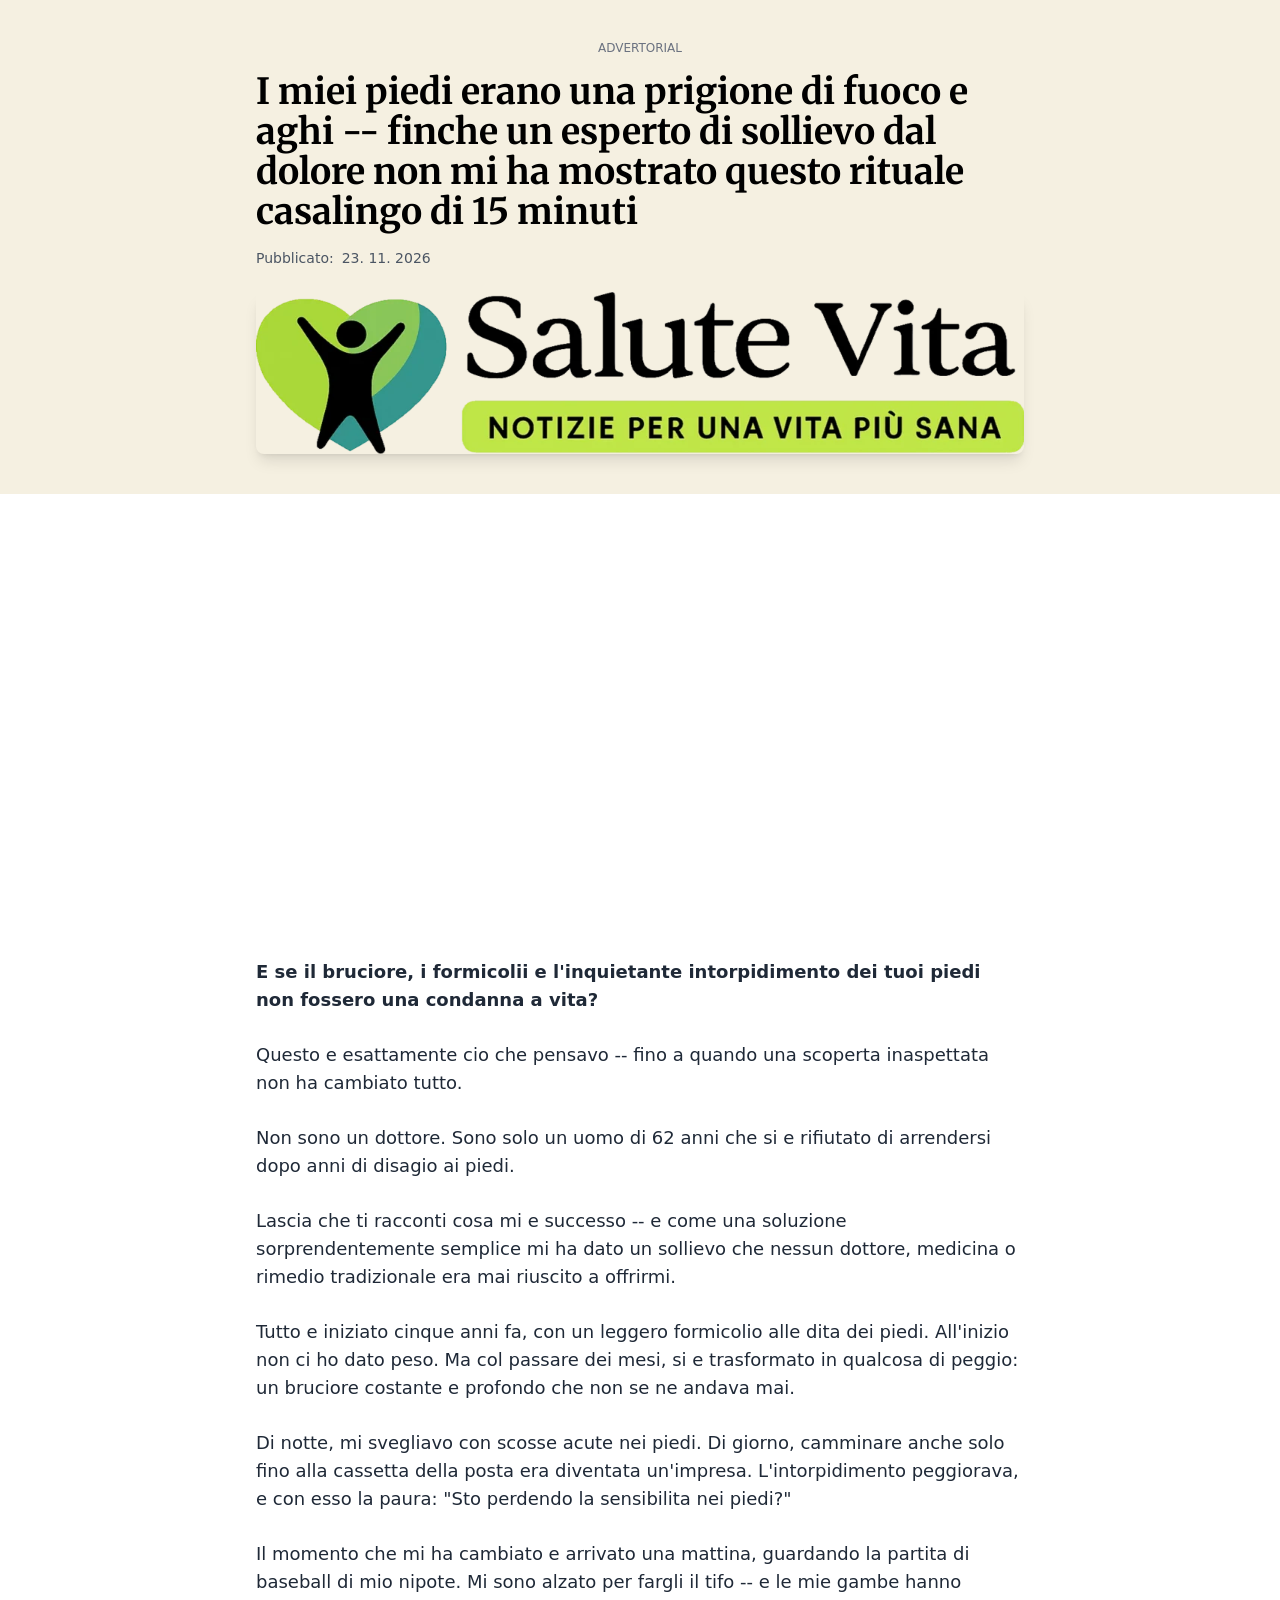
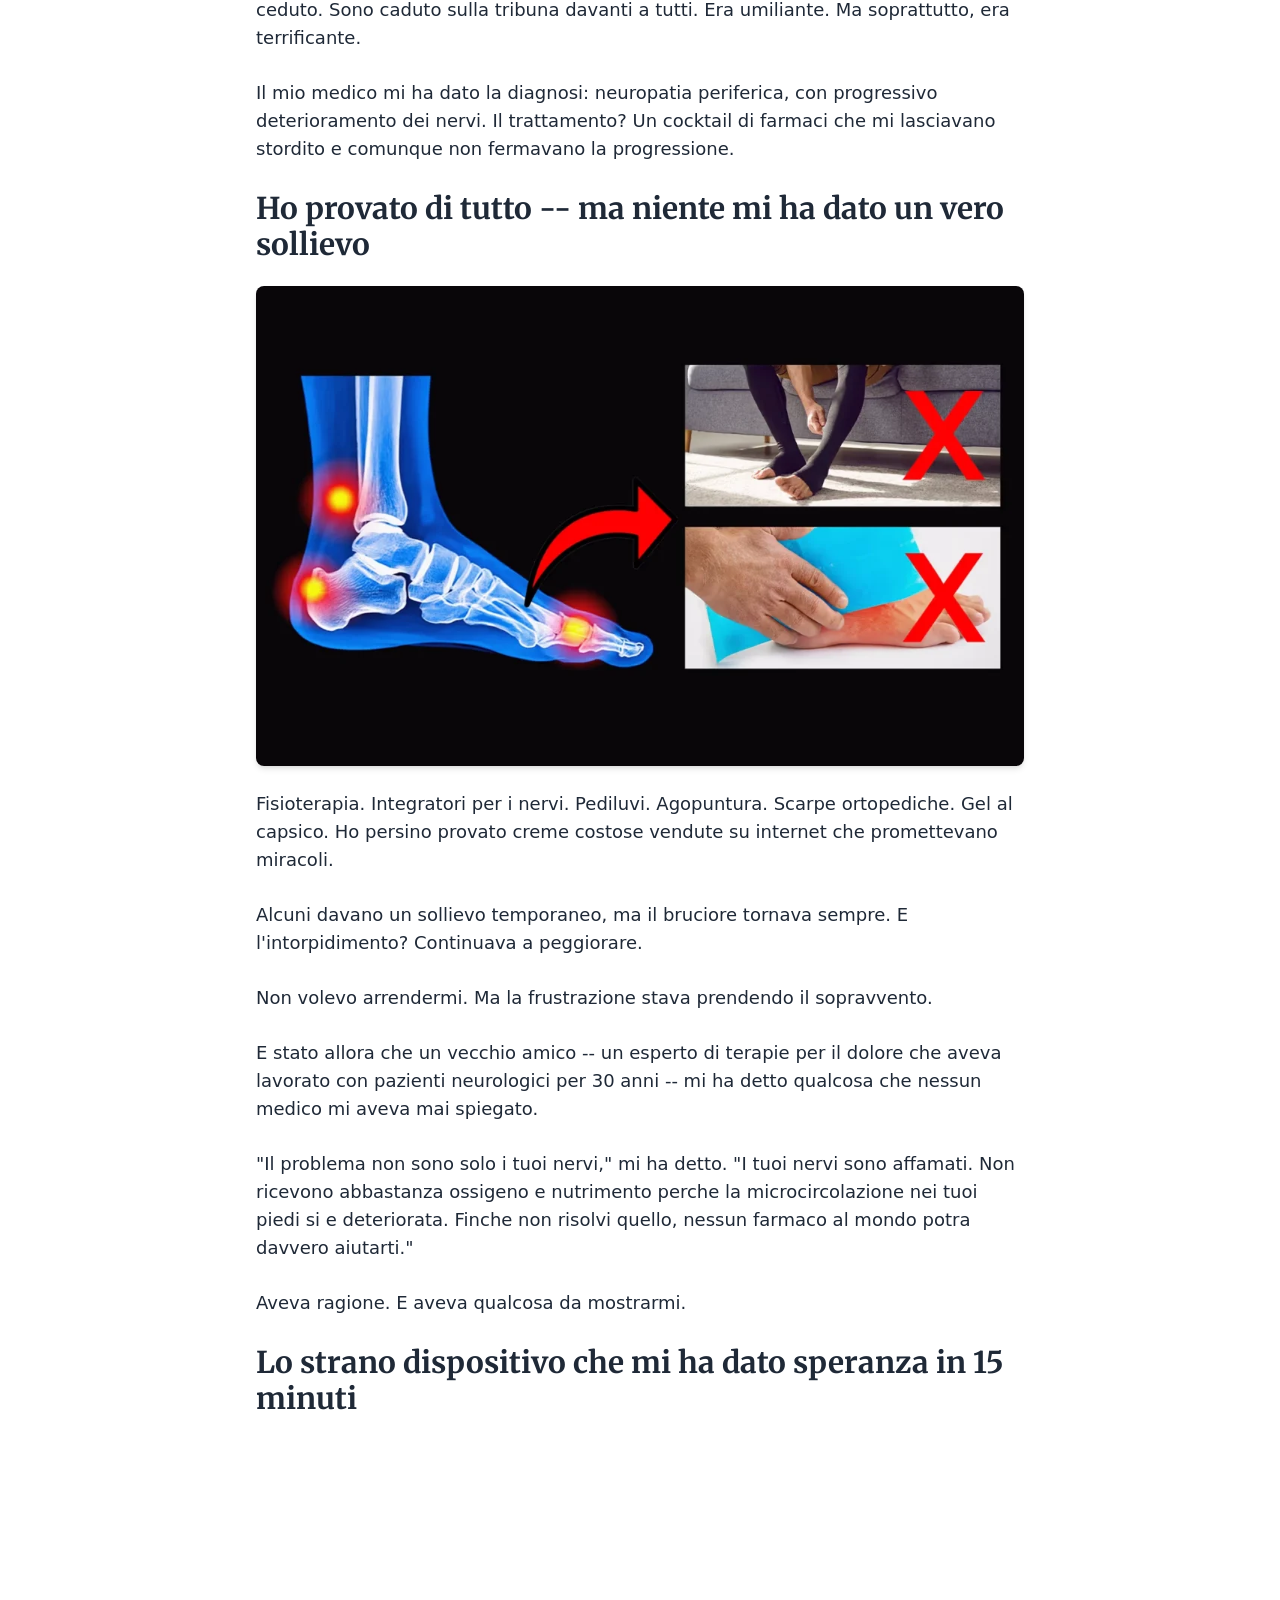
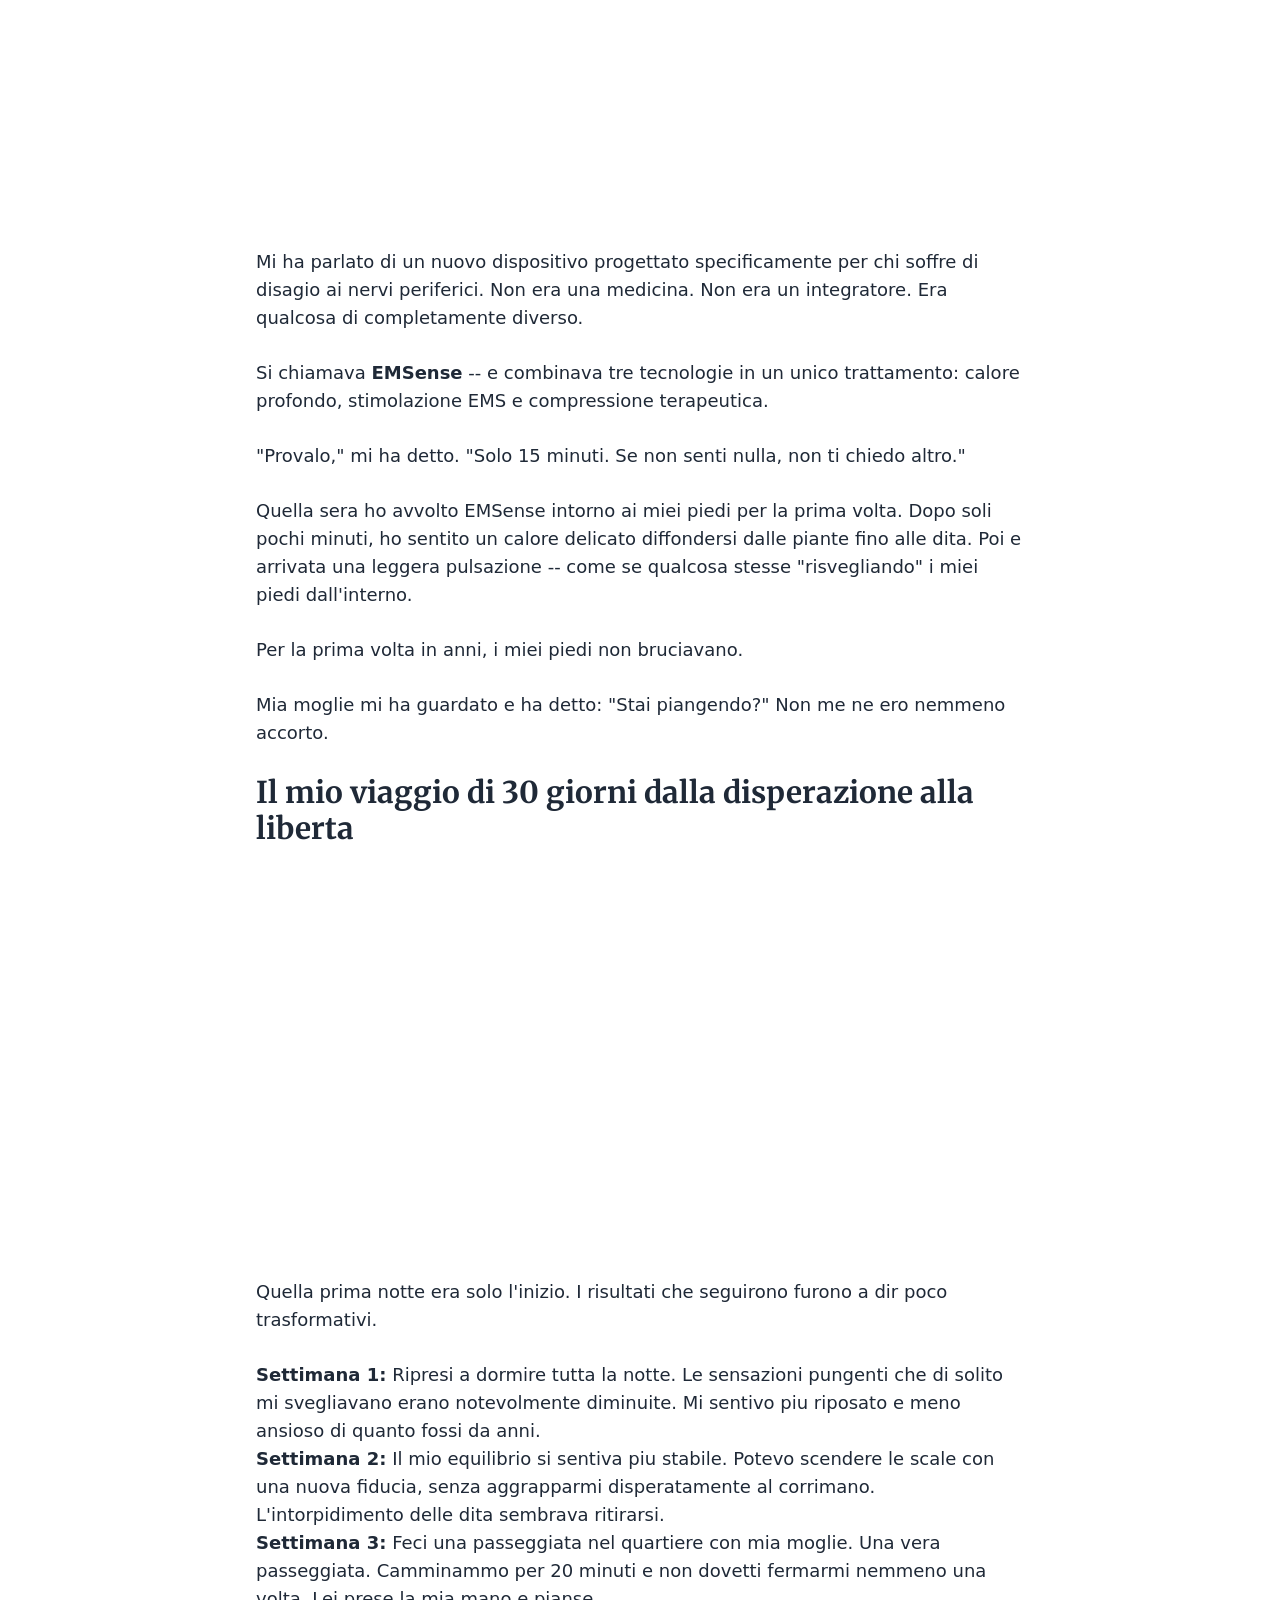
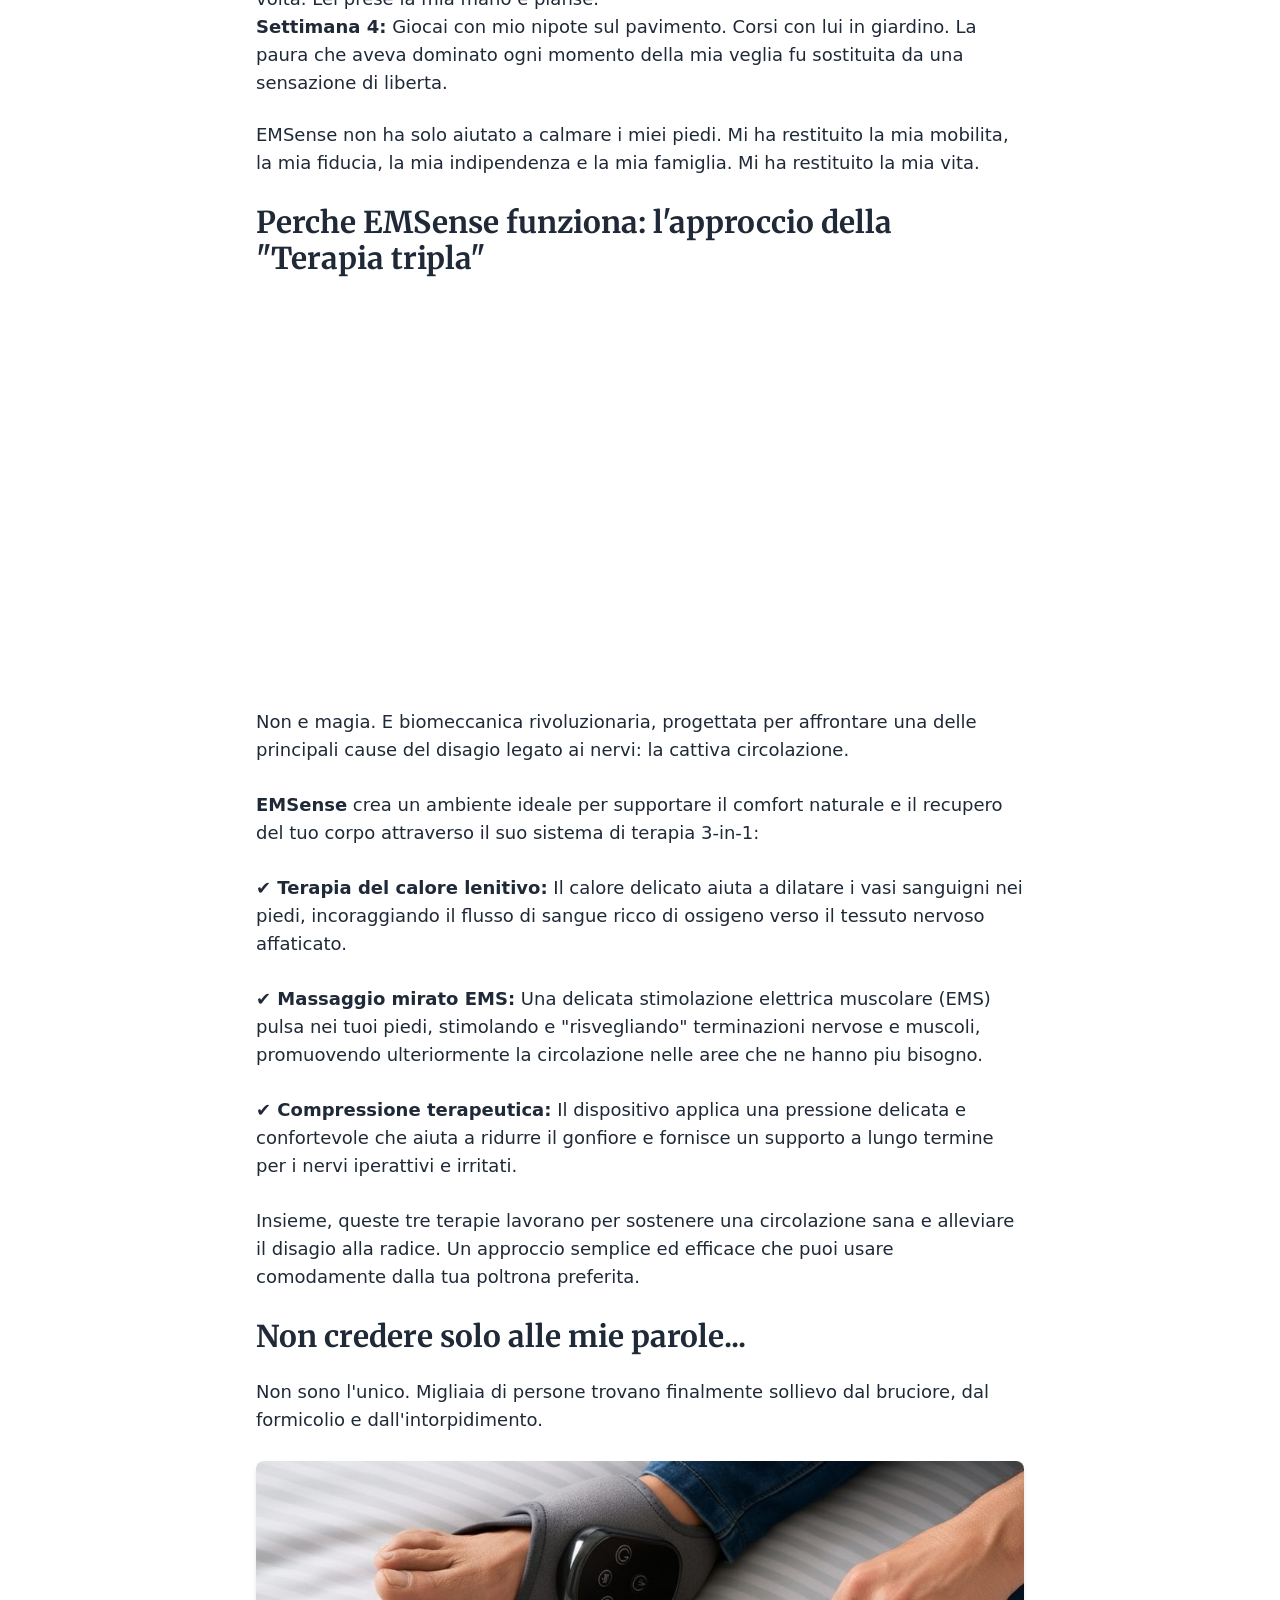
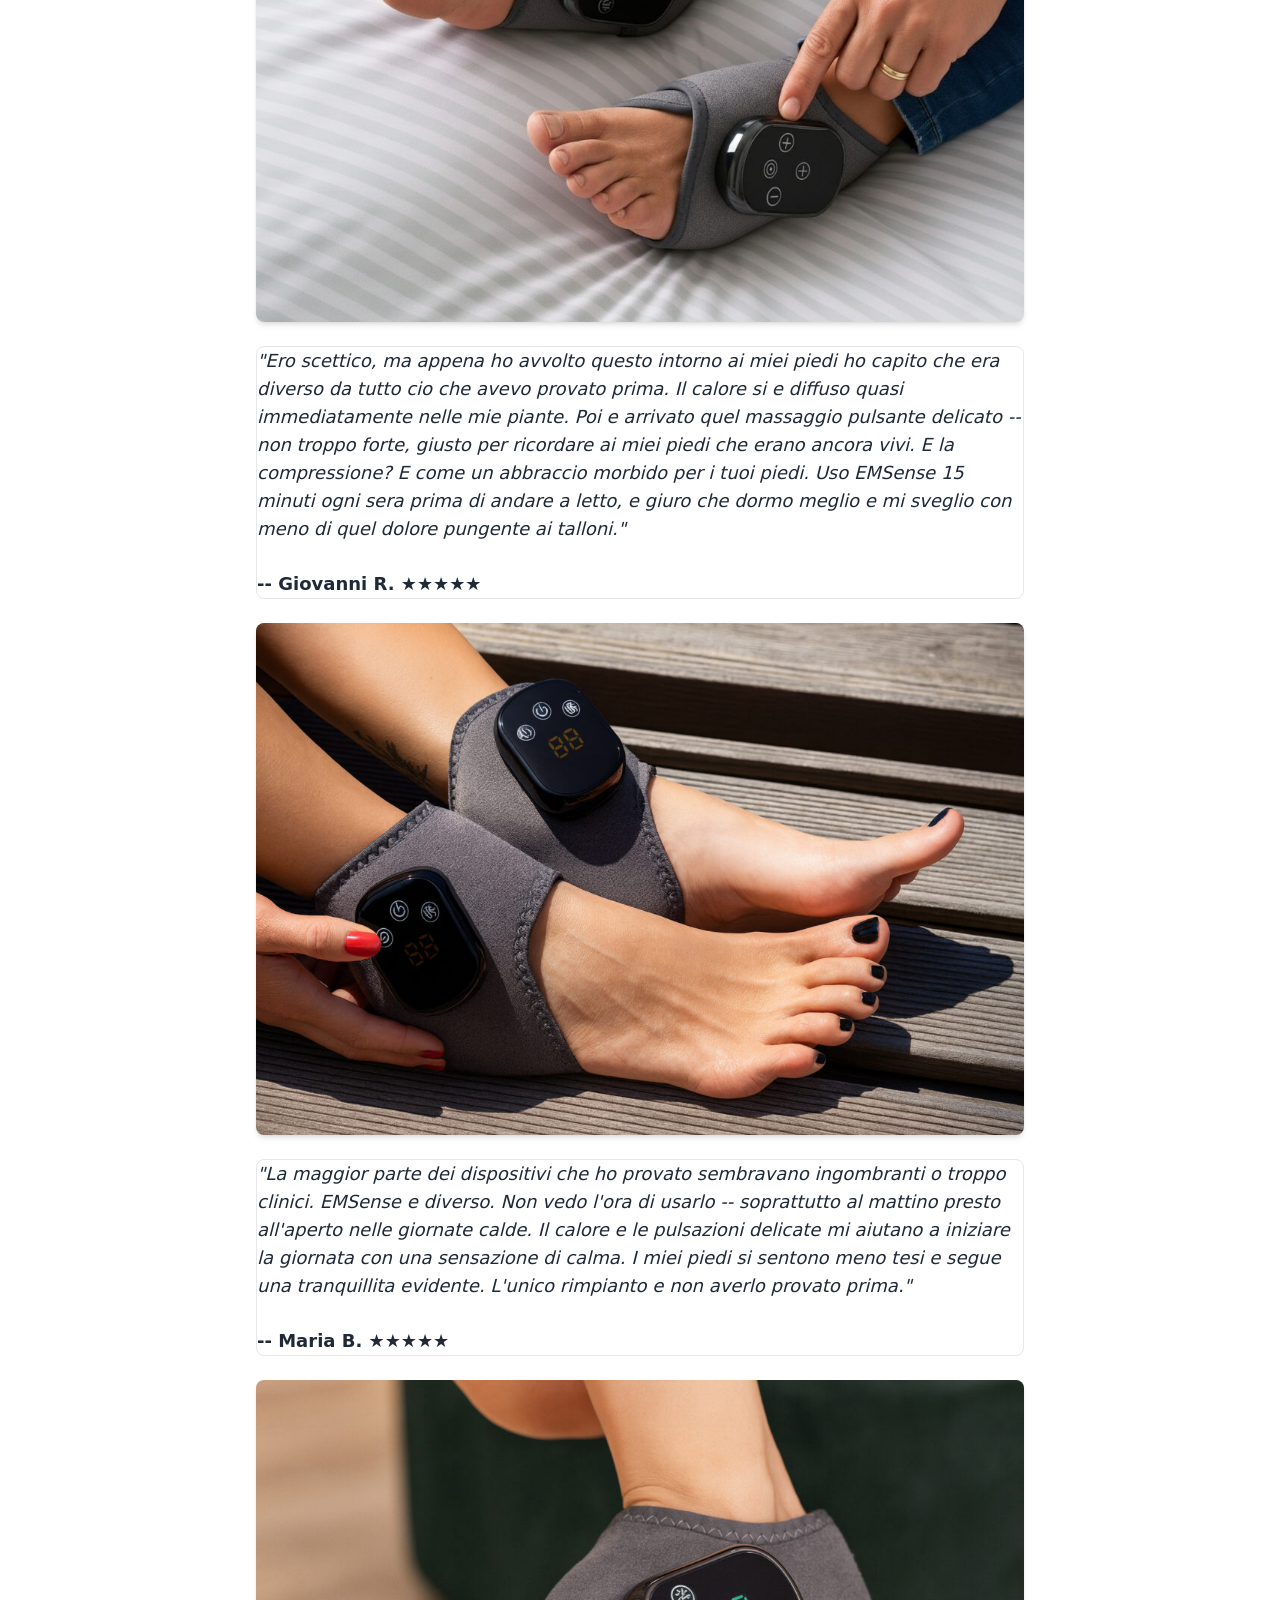
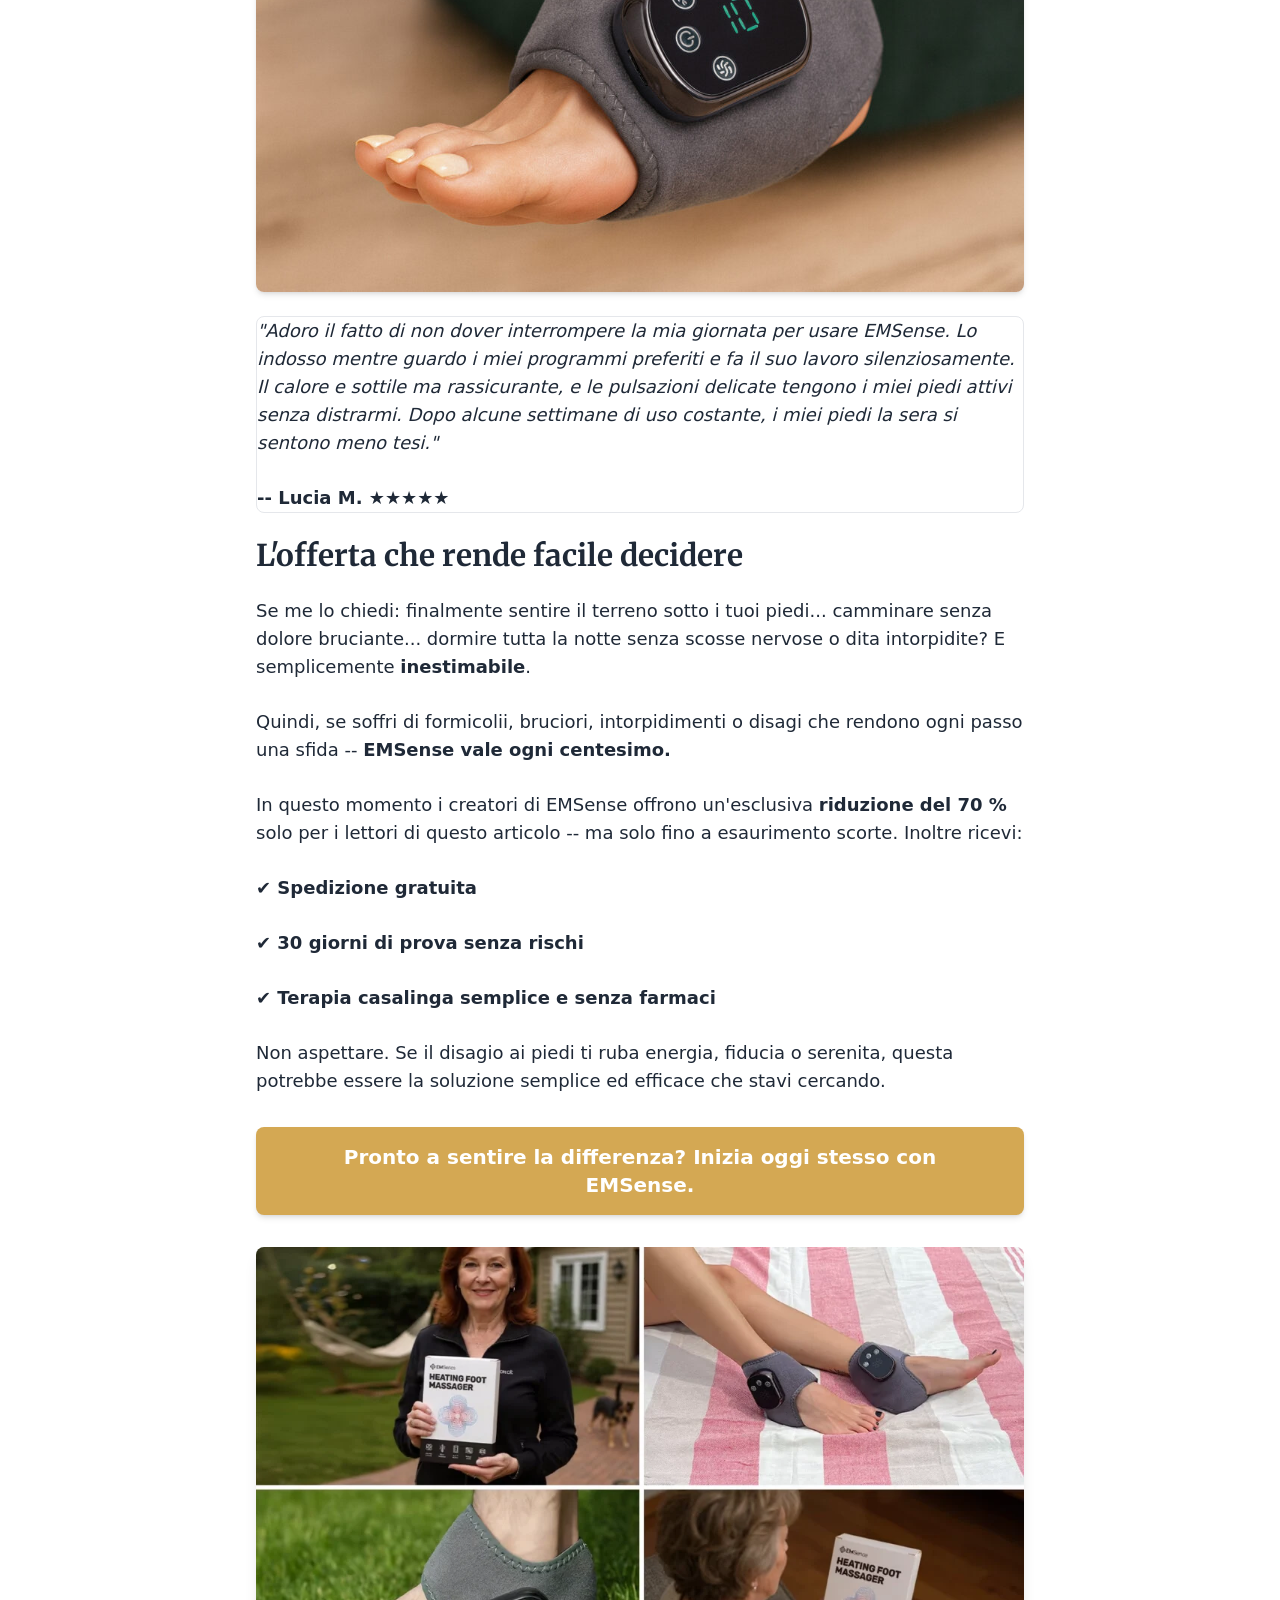
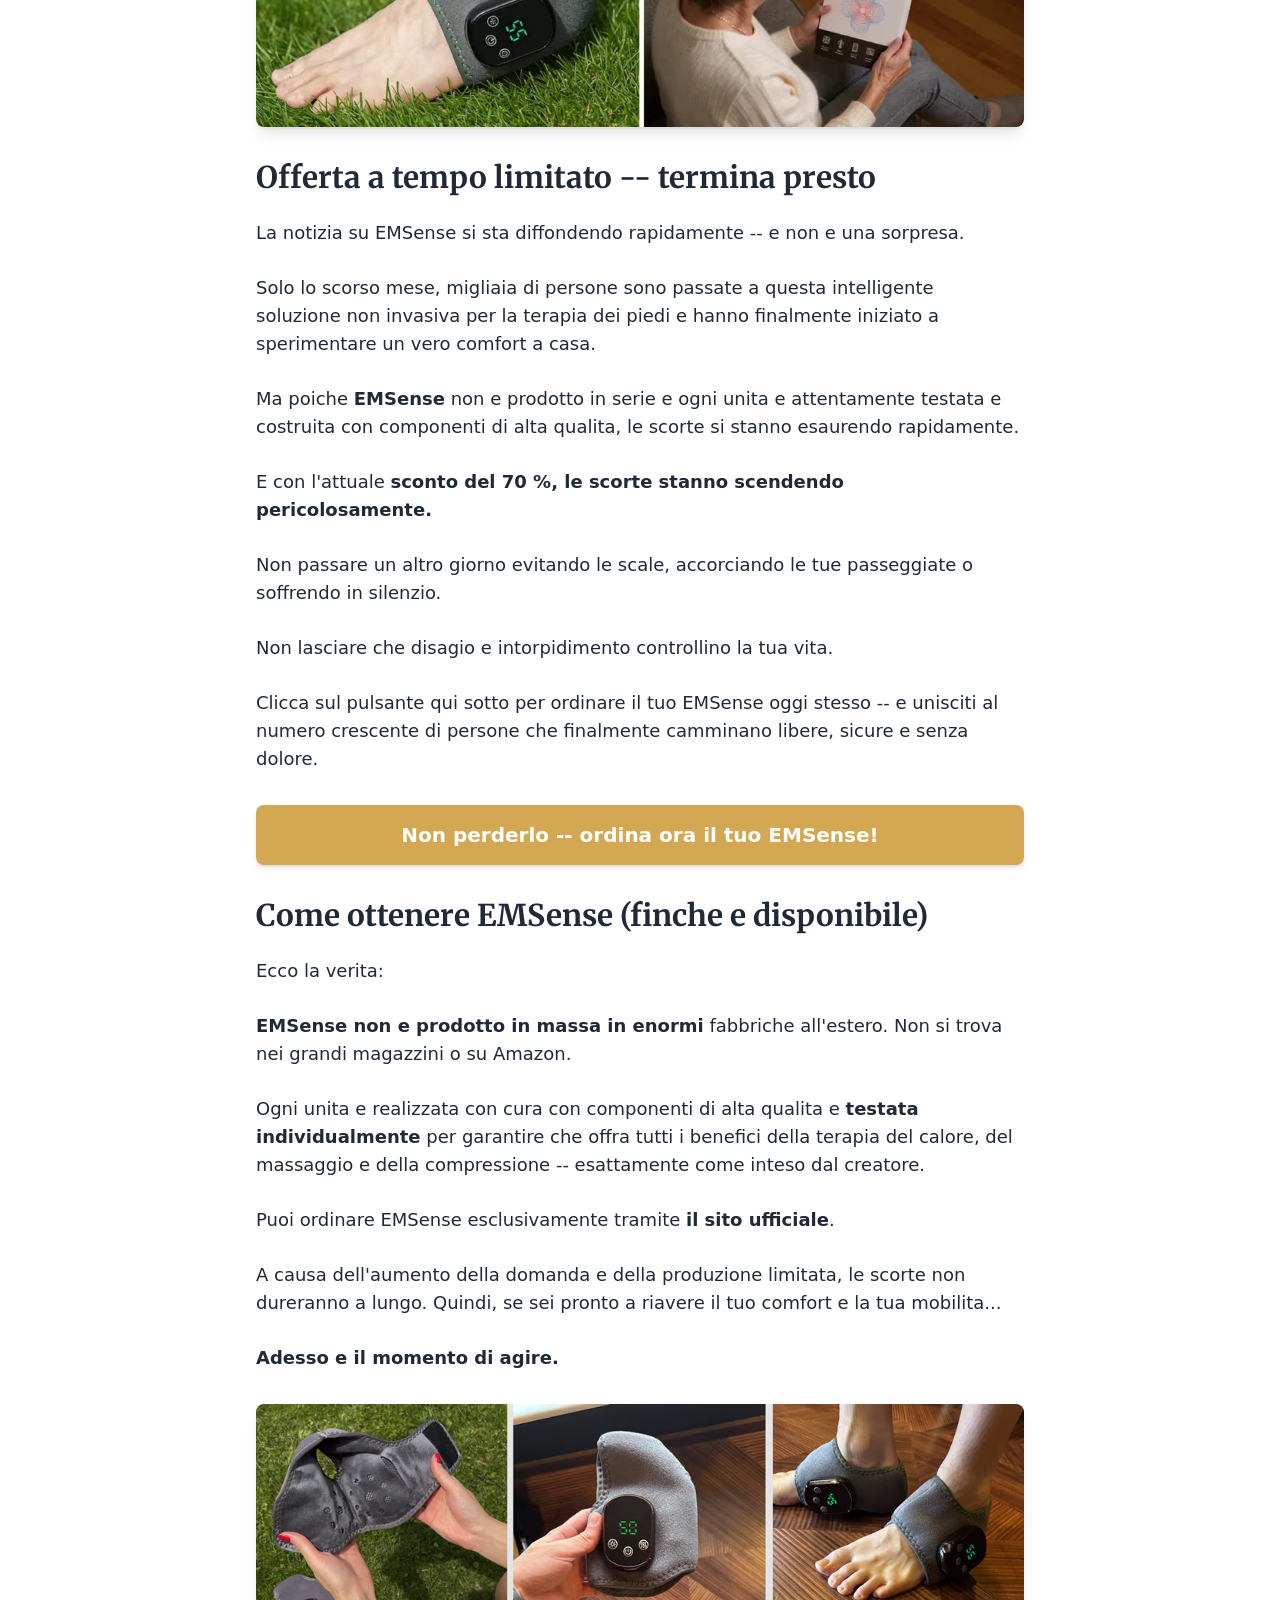
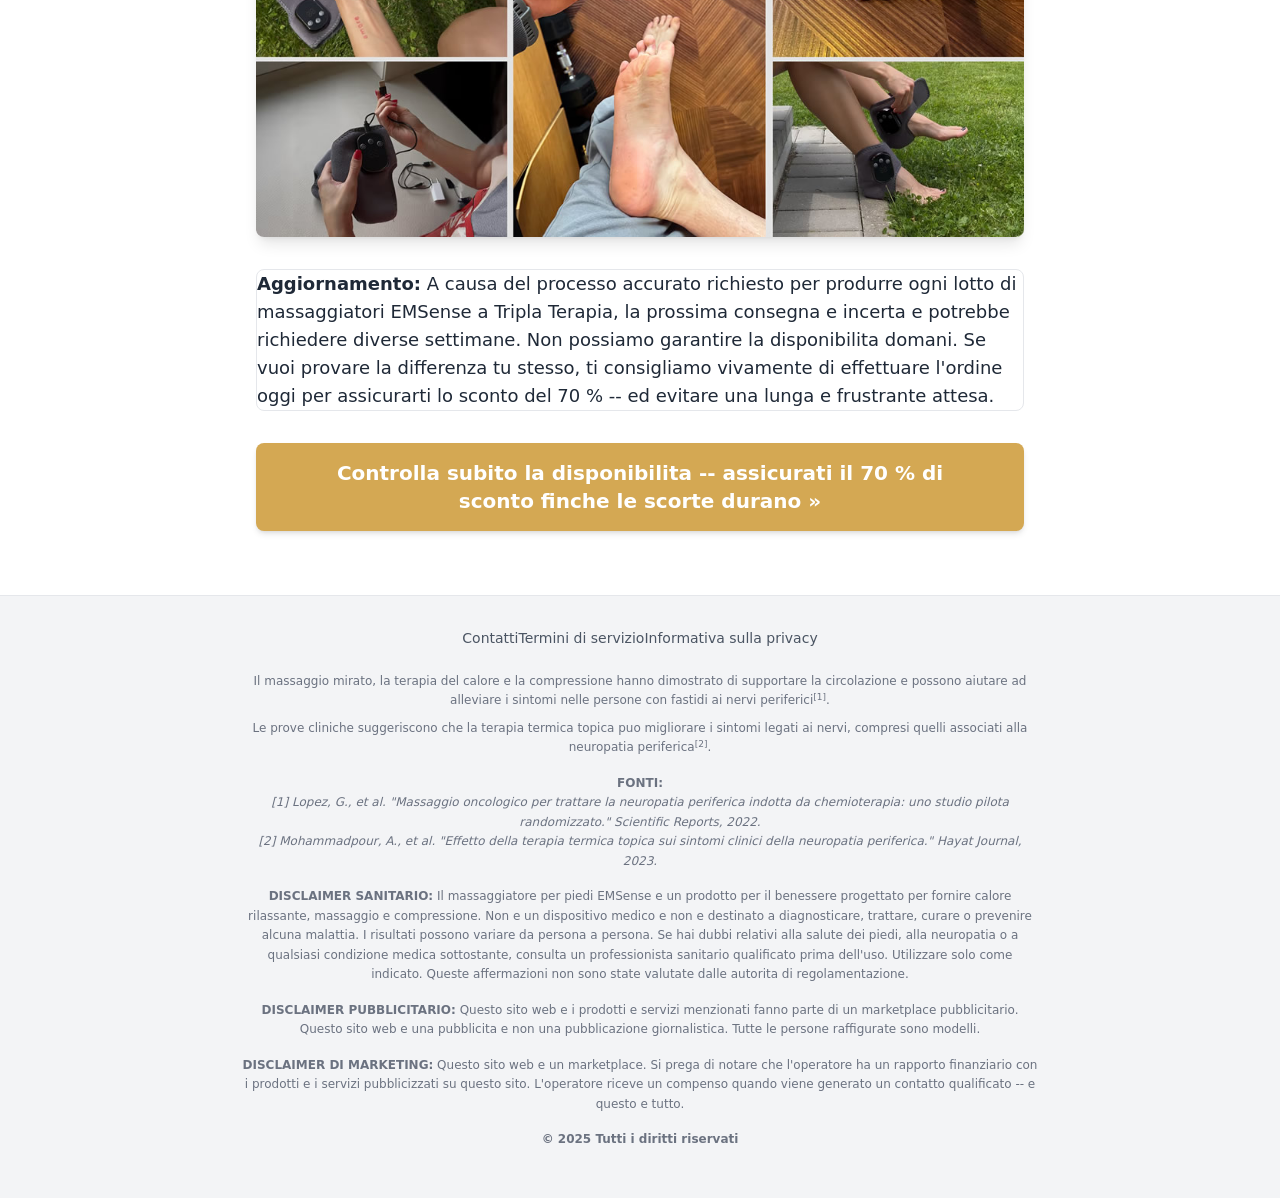
<file: em-it-wt/index.html>
<!DOCTYPE html>
<html lang="it">

<head>
	<meta charset="UTF-8">
	<meta name="viewport" content="width=device-width, initial-scale=1.0">
	<link rel="stylesheet" href="styles.css">
	<link rel="stylesheet" href="theme.css">
	<link rel="icon" href="images/favicon.png" sizes="32x32" />
	<meta name='robots' content='noindex, nofollow' />
	<title>I miei piedi erano una prigione di fuoco e aghi</title>
<style>
img:is([sizes=auto i],[sizes^="auto," i]){contain-intrinsic-size:3000px 1500px}
</style>
</head>

<body class="text-black font-mont bg-white">
	<style>
		.content-area p {
			margin-bottom: 1.5em;
		}
		.content-area p:last-child {
			margin-bottom: 0;
		}
	</style>

	<header class="bg-[#f5f0e1] py-6 md:py-10">
		<div class="max-w-[800px] mx-auto px-4">
			<p class="text-xs text-center mb-4 text-gray-500">ADVERTORIAL</p>

			<h1 class="text-2xl md:text-4xl font-bold text-black leading-tight mb-4">
				I miei piedi erano una prigione di fuoco e aghi -- finche un esperto di sollievo dal dolore non mi ha mostrato questo rituale casalingo di 15 minuti
			</h1>

			<div class="flex flex-wrap items-center justify-between gap-4 text-sm text-gray-600">
				<div class="flex gap-2">
					<span class="font-medium">Pubblicato:</span>
					<span>23. 11. 2026</span>
				</div>
			</div>

			<div class="mt-6">
				<img src="images/header-banner.webp" alt="EMSense" class="w-full rounded-lg shadow-lg">
			</div>
		</div>
	</header>

	<main class="bg-white py-8">
		<div class="max-w-[800px] mx-auto px-4">
			<article class="content-area text-lg text-gray-800 leading-relaxed">

				<div class="my-6">
					<video class="w-full rounded-lg" autoplay loop muted playsinline controlsList="nodownload">
						<source src="images/video1.mp4" type="video/mp4">
					</video>
				</div>

				<p><strong>E se il bruciore, i formicolii e l'inquietante intorpidimento dei tuoi piedi non fossero una condanna a vita?</strong></p>

				<p>Questo e esattamente cio che pensavo -- fino a quando una scoperta inaspettata non ha cambiato tutto.</p>

				<p>Non sono un dottore. Sono solo un uomo di 62 anni che si e rifiutato di arrendersi dopo anni di disagio ai piedi.</p>

				<p>Lascia che ti racconti cosa mi e successo -- e come una soluzione sorprendentemente semplice mi ha dato un sollievo che nessun dottore, medicina o rimedio tradizionale era mai riuscito a offrirmi.</p>

				<p>Tutto e iniziato cinque anni fa, con un leggero formicolio alle dita dei piedi. All'inizio non ci ho dato peso. Ma col passare dei mesi, si e trasformato in qualcosa di peggio: un bruciore costante e profondo che non se ne andava mai.</p>

				<p>Di notte, mi svegliavo con scosse acute nei piedi. Di giorno, camminare anche solo fino alla cassetta della posta era diventata un'impresa. L'intorpidimento peggiorava, e con esso la paura: "Sto perdendo la sensibilita nei piedi?"</p>

				<p>Il momento che mi ha cambiato e arrivato una mattina, guardando la partita di baseball di mio nipote. Mi sono alzato per fargli il tifo -- e le mie gambe hanno ceduto. Sono caduto sulla tribuna davanti a tutti. Era umiliante. Ma soprattutto, era terrificante.</p>

				<p>Il mio medico mi ha dato la diagnosi: neuropatia periferica, con progressivo deterioramento dei nervi. Il trattamento? Un cocktail di farmaci che mi lasciavano stordito e comunque non fermavano la progressione.</p>

				<h2 class="text-2xl md:text-3xl font-bold mt-10 mb-6">Ho provato di tutto -- ma niente mi ha dato un vero sollievo</h2>

				<img src="images/remedies.webp" alt="Rimedi provati" class="w-full rounded-lg shadow-md mb-6">

				<p>Fisioterapia. Integratori per i nervi. Pediluvi. Agopuntura. Scarpe ortopediche. Gel al capsico. Ho persino provato creme costose vendute su internet che promettevano miracoli.</p>

				<p>Alcuni davano un sollievo temporaneo, ma il bruciore tornava sempre. E l'intorpidimento? Continuava a peggiorare.</p>

				<p>Non volevo arrendermi. Ma la frustrazione stava prendendo il sopravvento.</p>

				<p>E stato allora che un vecchio amico -- un esperto di terapie per il dolore che aveva lavorato con pazienti neurologici per 30 anni -- mi ha detto qualcosa che nessun medico mi aveva mai spiegato.</p>

				<p>"Il problema non sono solo i tuoi nervi," mi ha detto. "I tuoi nervi sono affamati. Non ricevono abbastanza ossigeno e nutrimento perche la microcircolazione nei tuoi piedi si e deteriorata. Finche non risolvi quello, nessun farmaco al mondo potra davvero aiutarti."</p>

				<p>Aveva ragione. E aveva qualcosa da mostrarmi.</p>

				<h2 class="text-2xl md:text-3xl font-bold mt-10 mb-6">Lo strano dispositivo che mi ha dato speranza in 15 minuti</h2>

				<div class="my-6">
					<video class="w-full rounded-lg" autoplay loop muted playsinline controlsList="nodownload">
						<source src="images/video2.mp4" type="video/mp4">
					</video>
				</div>

				<p>Mi ha parlato di un nuovo dispositivo progettato specificamente per chi soffre di disagio ai nervi periferici. Non era una medicina. Non era un integratore. Era qualcosa di completamente diverso.</p>

				<p>Si chiamava <strong>EMSense</strong> -- e combinava tre tecnologie in un unico trattamento: calore profondo, stimolazione EMS e compressione terapeutica.</p>

				<p>"Provalo," mi ha detto. "Solo 15 minuti. Se non senti nulla, non ti chiedo altro."</p>

				<p>Quella sera ho avvolto EMSense intorno ai miei piedi per la prima volta. Dopo soli pochi minuti, ho sentito un calore delicato diffondersi dalle piante fino alle dita. Poi e arrivata una leggera pulsazione -- come se qualcosa stesse "risvegliando" i miei piedi dall'interno.</p>

				<p>Per la prima volta in anni, i miei piedi non bruciavano.</p>

				<p>Mia moglie mi ha guardato e ha detto: "Stai piangendo?" Non me ne ero nemmeno accorto.</p>

				<h2 class="text-2xl md:text-3xl font-bold mt-10 mb-6">Il mio viaggio di 30 giorni dalla disperazione alla liberta</h2>

				<div class="my-6">
					<video class="w-full rounded-lg" autoplay loop muted playsinline controlsList="nodownload">
						<source src="images/video3.mp4" type="video/mp4">
					</video>
				</div>

				<p>Quella prima notte era solo l'inizio. I risultati che seguirono furono a dir poco trasformativi.</p>

				<ul class="list-disc pl-6 mb-6 space-y-3">
					<li><strong>Settimana 1:</strong> Ripresi a dormire tutta la notte. Le sensazioni pungenti che di solito mi svegliavano erano notevolmente diminuite. Mi sentivo piu riposato e meno ansioso di quanto fossi da anni.</li>
					<li><strong>Settimana 2:</strong> Il mio equilibrio si sentiva piu stabile. Potevo scendere le scale con una nuova fiducia, senza aggrapparmi disperatamente al corrimano. L'intorpidimento delle dita sembrava ritirarsi.</li>
					<li><strong>Settimana 3:</strong> Feci una passeggiata nel quartiere con mia moglie. Una vera passeggiata. Camminammo per 20 minuti e non dovetti fermarmi nemmeno una volta. Lei prese la mia mano e pianse.</li>
					<li><strong>Settimana 4:</strong> Giocai con mio nipote sul pavimento. Corsi con lui in giardino. La paura che aveva dominato ogni momento della mia veglia fu sostituita da una sensazione di liberta.</li>
				</ul>

				<p>EMSense non ha solo aiutato a calmare i miei piedi. Mi ha restituito la mia mobilita, la mia fiducia, la mia indipendenza e la mia famiglia. Mi ha restituito la mia vita.</p>

				<h2 class="text-2xl md:text-3xl font-bold mt-10 mb-6">Perche EMSense funziona: l'approccio della "Terapia tripla"</h2>

				<div class="my-6">
					<video class="w-full rounded-lg" autoplay loop muted playsinline controlsList="nodownload">
						<source src="images/video4.mp4" type="video/mp4">
					</video>
				</div>

				<p>Non e magia. E biomeccanica rivoluzionaria, progettata per affrontare una delle principali cause del disagio legato ai nervi: la cattiva circolazione.</p>

				<p><strong>EMSense</strong> crea un ambiente ideale per supportare il comfort naturale e il recupero del tuo corpo attraverso il suo sistema di terapia 3-in-1:</p>

				<p><strong>&#10004; Terapia del calore lenitivo:</strong> Il calore delicato aiuta a dilatare i vasi sanguigni nei piedi, incoraggiando il flusso di sangue ricco di ossigeno verso il tessuto nervoso affaticato.</p>

				<p><strong>&#10004; Massaggio mirato EMS:</strong> Una delicata stimolazione elettrica muscolare (EMS) pulsa nei tuoi piedi, stimolando e "risvegliando" terminazioni nervose e muscoli, promuovendo ulteriormente la circolazione nelle aree che ne hanno piu bisogno.</p>

				<p><strong>&#10004; Compressione terapeutica:</strong> Il dispositivo applica una pressione delicata e confortevole che aiuta a ridurre il gonfiore e fornisce un supporto a lungo termine per i nervi iperattivi e irritati.</p>

				<p>Insieme, queste tre terapie lavorano per sostenere una circolazione sana e alleviare il disagio alla radice. Un approccio semplice ed efficace che puoi usare comodamente dalla tua poltrona preferita.</p>

				<h2 class="text-2xl md:text-3xl font-bold mt-10 mb-6">Non credere solo alle mie parole...</h2>

				<p>Non sono l'unico. Migliaia di persone trovano finalmente sollievo dal bruciore, dal formicolio e dall'intorpidimento.</p>

				<img src="images/testimonials.jpg" alt="Testimonianze" class="w-full rounded-lg shadow-md mb-6">

				<div class="bg-gray-50 border border-gray-200 rounded-lg p-6 mb-6">
					<p class="italic">"Ero scettico, ma appena ho avvolto questo intorno ai miei piedi ho capito che era diverso da tutto cio che avevo provato prima. Il calore si e diffuso quasi immediatamente nelle mie piante. Poi e arrivato quel massaggio pulsante delicato -- non troppo forte, giusto per ricordare ai miei piedi che erano ancora vivi. E la compressione? E come un abbraccio morbido per i tuoi piedi. Uso EMSense 15 minuti ogni sera prima di andare a letto, e giuro che dormo meglio e mi sveglio con meno di quel dolore pungente ai talloni."</p>
					<p class="mt-3 font-bold">-- Giovanni R. <span class="text-yellow-500">&#9733;&#9733;&#9733;&#9733;&#9733;</span></p>
				</div>

				<img src="images/testimonial-man.jpg" alt="Giovanni" class="w-full rounded-lg shadow-md mb-6">

				<div class="bg-gray-50 border border-gray-200 rounded-lg p-6 mb-6">
					<p class="italic">"La maggior parte dei dispositivi che ho provato sembravano ingombranti o troppo clinici. EMSense e diverso. Non vedo l'ora di usarlo -- soprattutto al mattino presto all'aperto nelle giornate calde. Il calore e le pulsazioni delicate mi aiutano a iniziare la giornata con una sensazione di calma. I miei piedi si sentono meno tesi e segue una tranquillita evidente. L'unico rimpianto e non averlo provato prima."</p>
					<p class="mt-3 font-bold">-- Maria B. <span class="text-yellow-500">&#9733;&#9733;&#9733;&#9733;&#9733;</span></p>
				</div>

				<img src="images/testimonial-woman.jpg" alt="Maria" class="w-full rounded-lg shadow-md mb-6">

				<div class="bg-gray-50 border border-gray-200 rounded-lg p-6 mb-6">
					<p class="italic">"Adoro il fatto di non dover interrompere la mia giornata per usare EMSense. Lo indosso mentre guardo i miei programmi preferiti e fa il suo lavoro silenziosamente. Il calore e sottile ma rassicurante, e le pulsazioni delicate tengono i miei piedi attivi senza distrarmi. Dopo alcune settimane di uso costante, i miei piedi la sera si sentono meno tesi."</p>
					<p class="mt-3 font-bold">-- Lucia M. <span class="text-yellow-500">&#9733;&#9733;&#9733;&#9733;&#9733;</span></p>
				</div>

				<h2 class="text-2xl md:text-3xl font-bold mt-10 mb-6">L'offerta che rende facile decidere</h2>

				<p>Se me lo chiedi: finalmente sentire il terreno sotto i tuoi piedi... camminare senza dolore bruciante... dormire tutta la notte senza scosse nervose o dita intorpidite? E semplicemente <strong>inestimabile</strong>.</p>

				<p>Quindi, se soffri di formicolii, bruciori, intorpidimenti o disagi che rendono ogni passo una sfida -- <strong>EMSense vale ogni centesimo.</strong></p>

				<p>In questo momento i creatori di EMSense offrono un'esclusiva <strong>riduzione del 70 %</strong> solo per i lettori di questo articolo -- ma solo fino a esaurimento scorte. Inoltre ricevi:</p>

				<p><strong>&#10004; Spedizione gratuita</strong></p>
				<p><strong>&#10004; 30 giorni di prova senza rischi</strong></p>
				<p><strong>&#10004; Terapia casalinga semplice e senza farmaci</strong></p>

				<p>Non aspettare. Se il disagio ai piedi ti ruba energia, fiducia o serenita, questa potrebbe essere la soluzione semplice ed efficace che stavi cercando.</p>
			</article>

			<div class="my-8">
				<button class="w-full block text-xl font-semibold bg-[#d4a853] hover:bg-[#c49943] text-white rounded-lg py-4 px-10 mx-auto transition-all duration-300 shadow-md hover:shadow-lg">
					Pronto a sentire la differenza? Inizia oggi stesso con EMSense.
				</button>
			</div>

			<div class="my-8">
				<img src="images/emsense-product.webp" alt="EMSense" class="w-full rounded-lg shadow-lg">
			</div>

			<article class="content-area text-lg text-gray-800 leading-relaxed">
				<h2 class="text-2xl md:text-3xl font-bold mt-10 mb-6">Offerta a tempo limitato -- termina presto</h2>

				<p>La notizia su EMSense si sta diffondendo rapidamente -- e non e una sorpresa.</p>

				<p>Solo lo scorso mese, migliaia di persone sono passate a questa intelligente soluzione non invasiva per la terapia dei piedi e hanno finalmente iniziato a sperimentare un vero comfort a casa.</p>

				<p>Ma poiche <strong>EMSense</strong> non e prodotto in serie e ogni unita e attentamente testata e costruita con componenti di alta qualita, le scorte si stanno esaurendo rapidamente.</p>

				<p>E con l'attuale <strong>sconto del 70 %, le scorte stanno scendendo pericolosamente.</strong></p>

				<p>Non passare un altro giorno evitando le scale, accorciando le tue passeggiate o soffrendo in silenzio.</p>

				<p>Non lasciare che disagio e intorpidimento controllino la tua vita.</p>

				<p>Clicca sul pulsante qui sotto per ordinare il tuo EMSense oggi stesso -- e unisciti al numero crescente di persone che finalmente camminano libere, sicure e senza dolore.</p>
			</article>

			<div class="my-8">
				<button class="w-full block text-xl font-semibold bg-[#d4a853] hover:bg-[#c49943] text-white rounded-lg py-4 px-10 mx-auto transition-all duration-300 shadow-md hover:shadow-lg">
					Non perderlo -- ordina ora il tuo EMSense!
				</button>
			</div>

			<article class="content-area text-lg text-gray-800 leading-relaxed">
				<h2 class="text-2xl md:text-3xl font-bold mt-10 mb-6">Come ottenere EMSense (finche e disponibile)</h2>

				<p>Ecco la verita:</p>

				<p><strong>EMSense non e prodotto in massa in enormi</strong> fabbriche all'estero. Non si trova nei grandi magazzini o su Amazon.</p>

				<p>Ogni unita e realizzata con cura con componenti di alta qualita e <strong>testata individualmente</strong> per garantire che offra tutti i benefici della terapia del calore, del massaggio e della compressione -- esattamente come inteso dal creatore.</p>

				<p>Puoi ordinare EMSense esclusivamente tramite <strong>il sito ufficiale</strong>.</p>

				<p>A causa dell'aumento della domanda e della produzione limitata, le scorte non dureranno a lungo. Quindi, se sei pronto a riavere il tuo comfort e la tua mobilita...</p>

				<p><strong>Adesso e il momento di agire.</strong></p>
			</article>

			<div class="my-8">
				<img src="images/emsense-main.jpg" alt="EMSense" class="w-full rounded-lg shadow-lg">
			</div>

			<div class="bg-yellow-50 border border-yellow-300 rounded-lg p-6 my-8">
				<p class="text-lg text-gray-800"><strong>Aggiornamento:</strong> A causa del processo accurato richiesto per produrre ogni lotto di massaggiatori EMSense a Tripla Terapia, la prossima consegna e incerta e potrebbe richiedere diverse settimane. Non possiamo garantire la disponibilita domani. Se vuoi provare la differenza tu stesso, ti consigliamo vivamente di effettuare l'ordine oggi per assicurarti lo sconto del 70 % -- ed evitare una lunga e frustrante attesa.</p>
			</div>

			<div class="my-8">
				<button class="w-full block text-xl font-semibold bg-[#d4a853] hover:bg-[#c49943] text-white rounded-lg py-4 px-10 mx-auto transition-all duration-300 shadow-md hover:shadow-lg">
					Controlla subito la disponibilita -- assicurati il 70 % di sconto finche le scorte durano &raquo;
				</button>
			</div>
		</div>
	</main>

	<footer class="bg-gray-100 text-gray-600 px-6 text-xs py-8 border-t border-gray-200">
		<div class="max-w-[800px] mx-auto">
			<div class="flex justify-center gap-6 mb-6 text-sm">
				<span>Contatti</span>
				<span>Termini di servizio</span>
				<span>Informativa sulla privacy</span>
			</div>
			<div class="text-center text-gray-500 mb-4">
				<div class="text-xs leading-relaxed">
					<p>Il massaggio mirato, la terapia del calore e la compressione hanno dimostrato di supportare la circolazione e possono aiutare ad alleviare i sintomi nelle persone con fastidi ai nervi periferici<sup>[1]</sup>.</p>
					<p class="mt-2">Le prove cliniche suggeriscono che la terapia termica topica puo migliorare i sintomi legati ai nervi, compresi quelli associati alla neuropatia periferica<sup>[2]</sup>.</p>
					<p class="mt-4"><b>FONTI:</b></p>
					<p><i>[1] Lopez, G., et al. "Massaggio oncologico per trattare la neuropatia periferica indotta da chemioterapia: uno studio pilota randomizzato." Scientific Reports, 2022.</i></p>
					<p><i>[2] Mohammadpour, A., et al. "Effetto della terapia termica topica sui sintomi clinici della neuropatia periferica." Hayat Journal, 2023.</i></p>
					<p class="mt-4"><b>DISCLAIMER SANITARIO:</b> Il massaggiatore per piedi EMSense e un prodotto per il benessere progettato per fornire calore rilassante, massaggio e compressione. Non e un dispositivo medico e non e destinato a diagnosticare, trattare, curare o prevenire alcuna malattia. I risultati possono variare da persona a persona. Se hai dubbi relativi alla salute dei piedi, alla neuropatia o a qualsiasi condizione medica sottostante, consulta un professionista sanitario qualificato prima dell'uso. Utilizzare solo come indicato. Queste affermazioni non sono state valutate dalle autorita di regolamentazione.</p>
					<p class="mt-4"><b>DISCLAIMER PUBBLICITARIO:</b> Questo sito web e i prodotti e servizi menzionati fanno parte di un marketplace pubblicitario. Questo sito web e una pubblicita e non una pubblicazione giornalistica. Tutte le persone raffigurate sono modelli.</p>
					<p class="mt-4"><b>DISCLAIMER DI MARKETING:</b> Questo sito web e un marketplace. Si prega di notare che l'operatore ha un rapporto finanziario con i prodotti e i servizi pubblicizzati su questo sito. L'operatore riceve un compenso quando viene generato un contatto qualificato -- e questo e tutto.</p>
					<p class="mt-4"><b>&copy; 2025 Tutti i diritti riservati</b></p>
				</div>
			</div>
		</div>
	</footer>
</body>

</html>
</file>
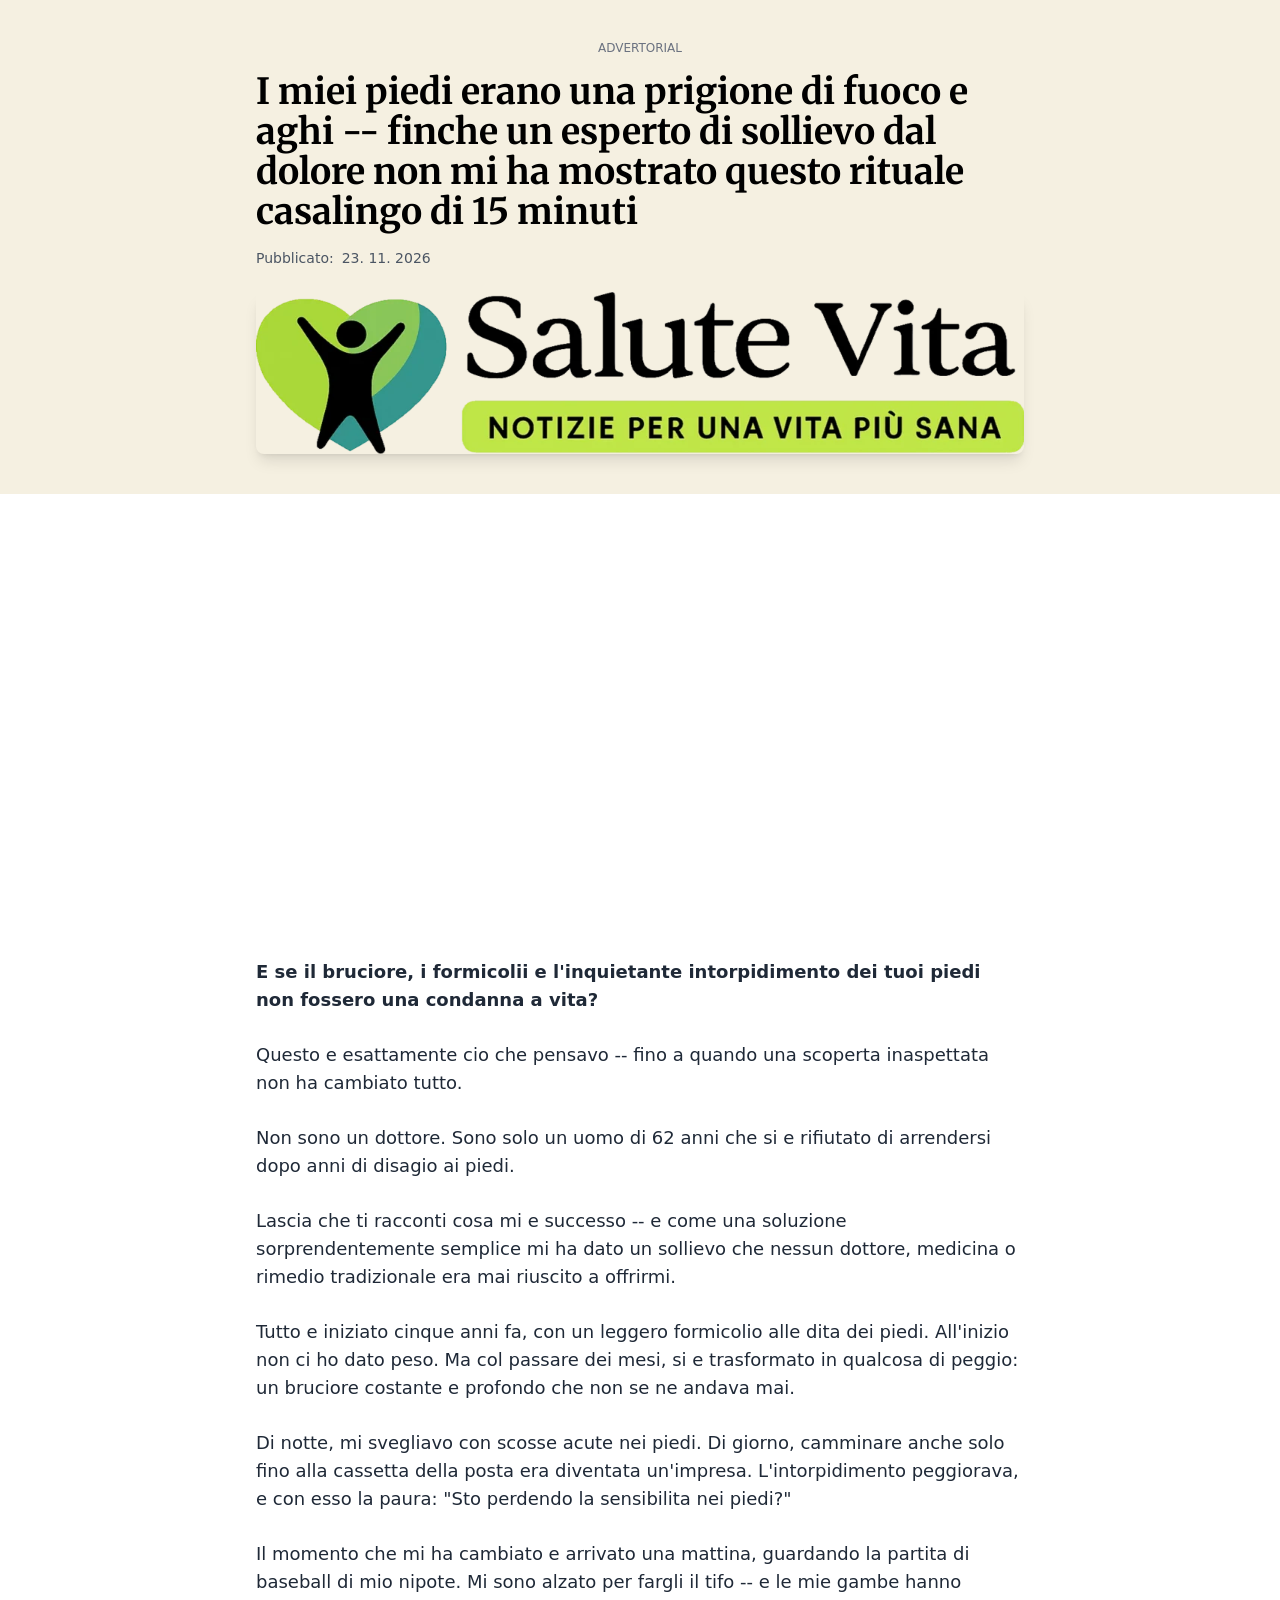
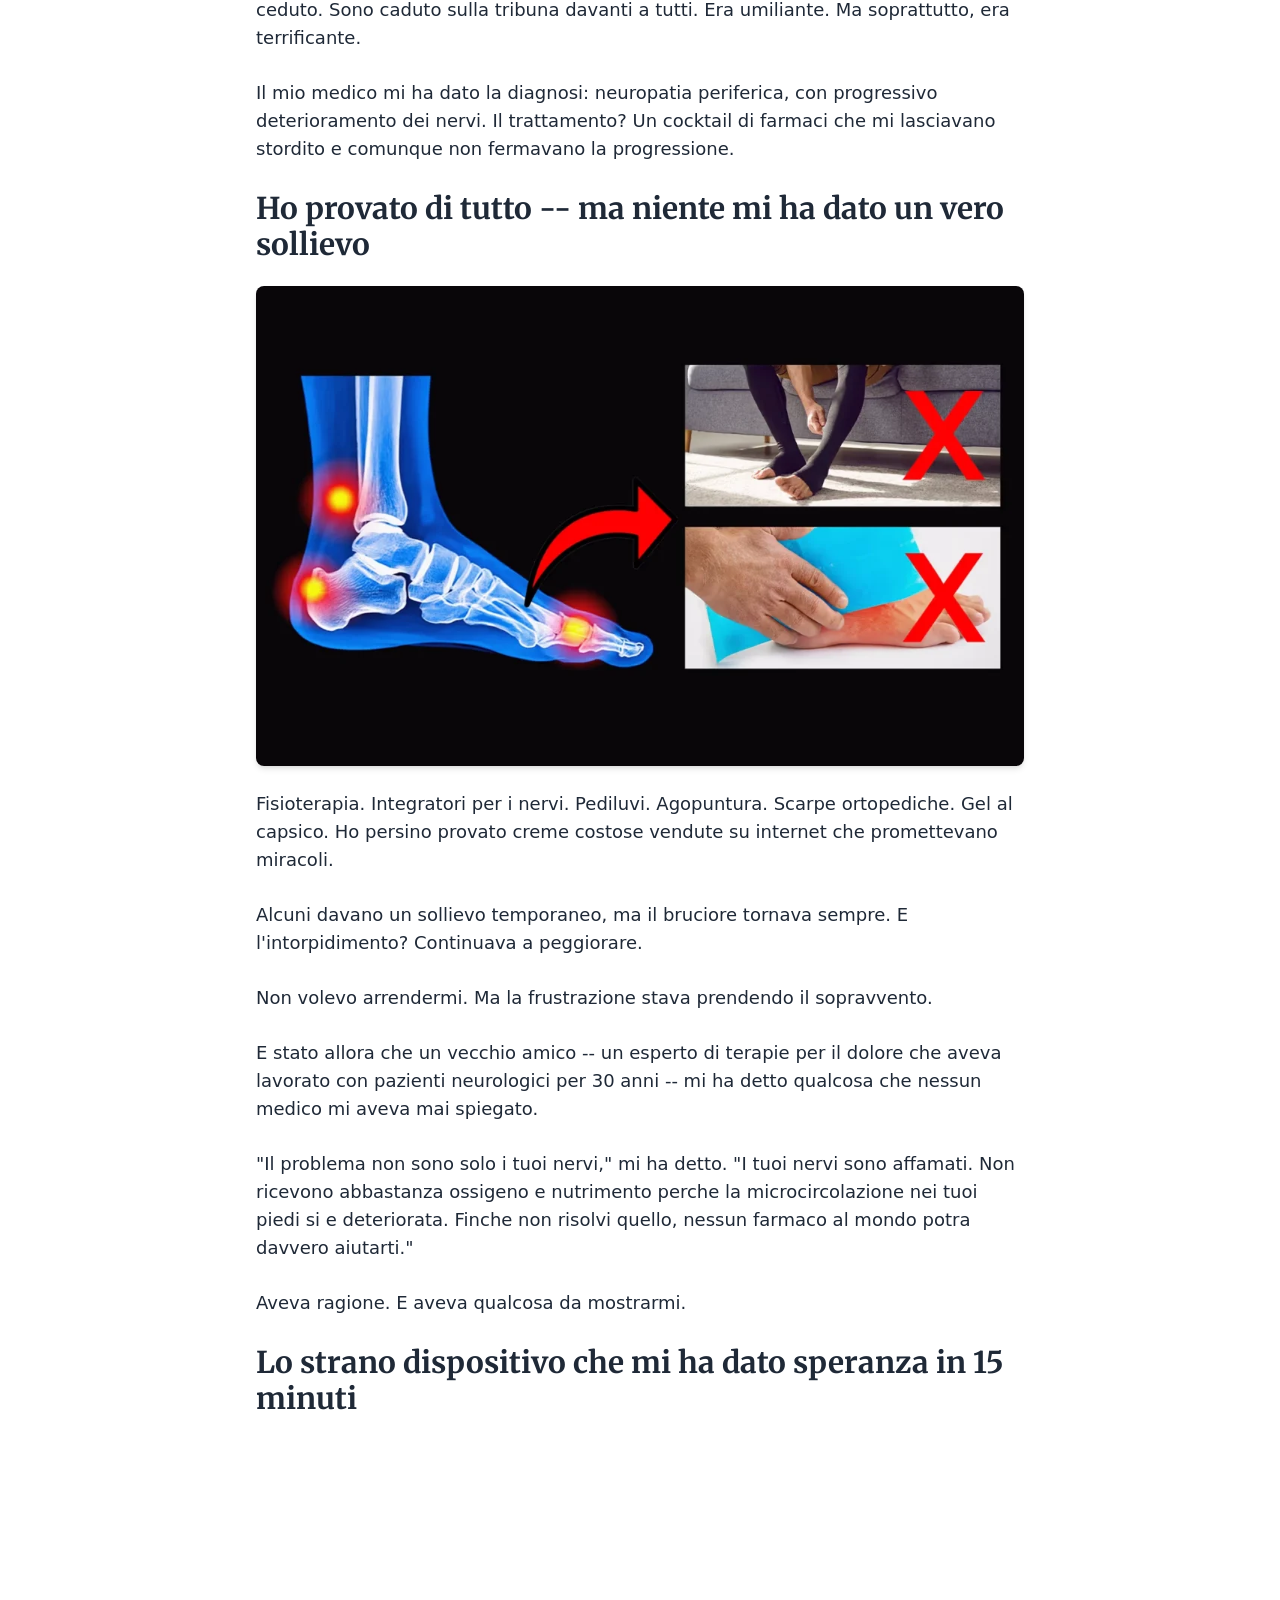
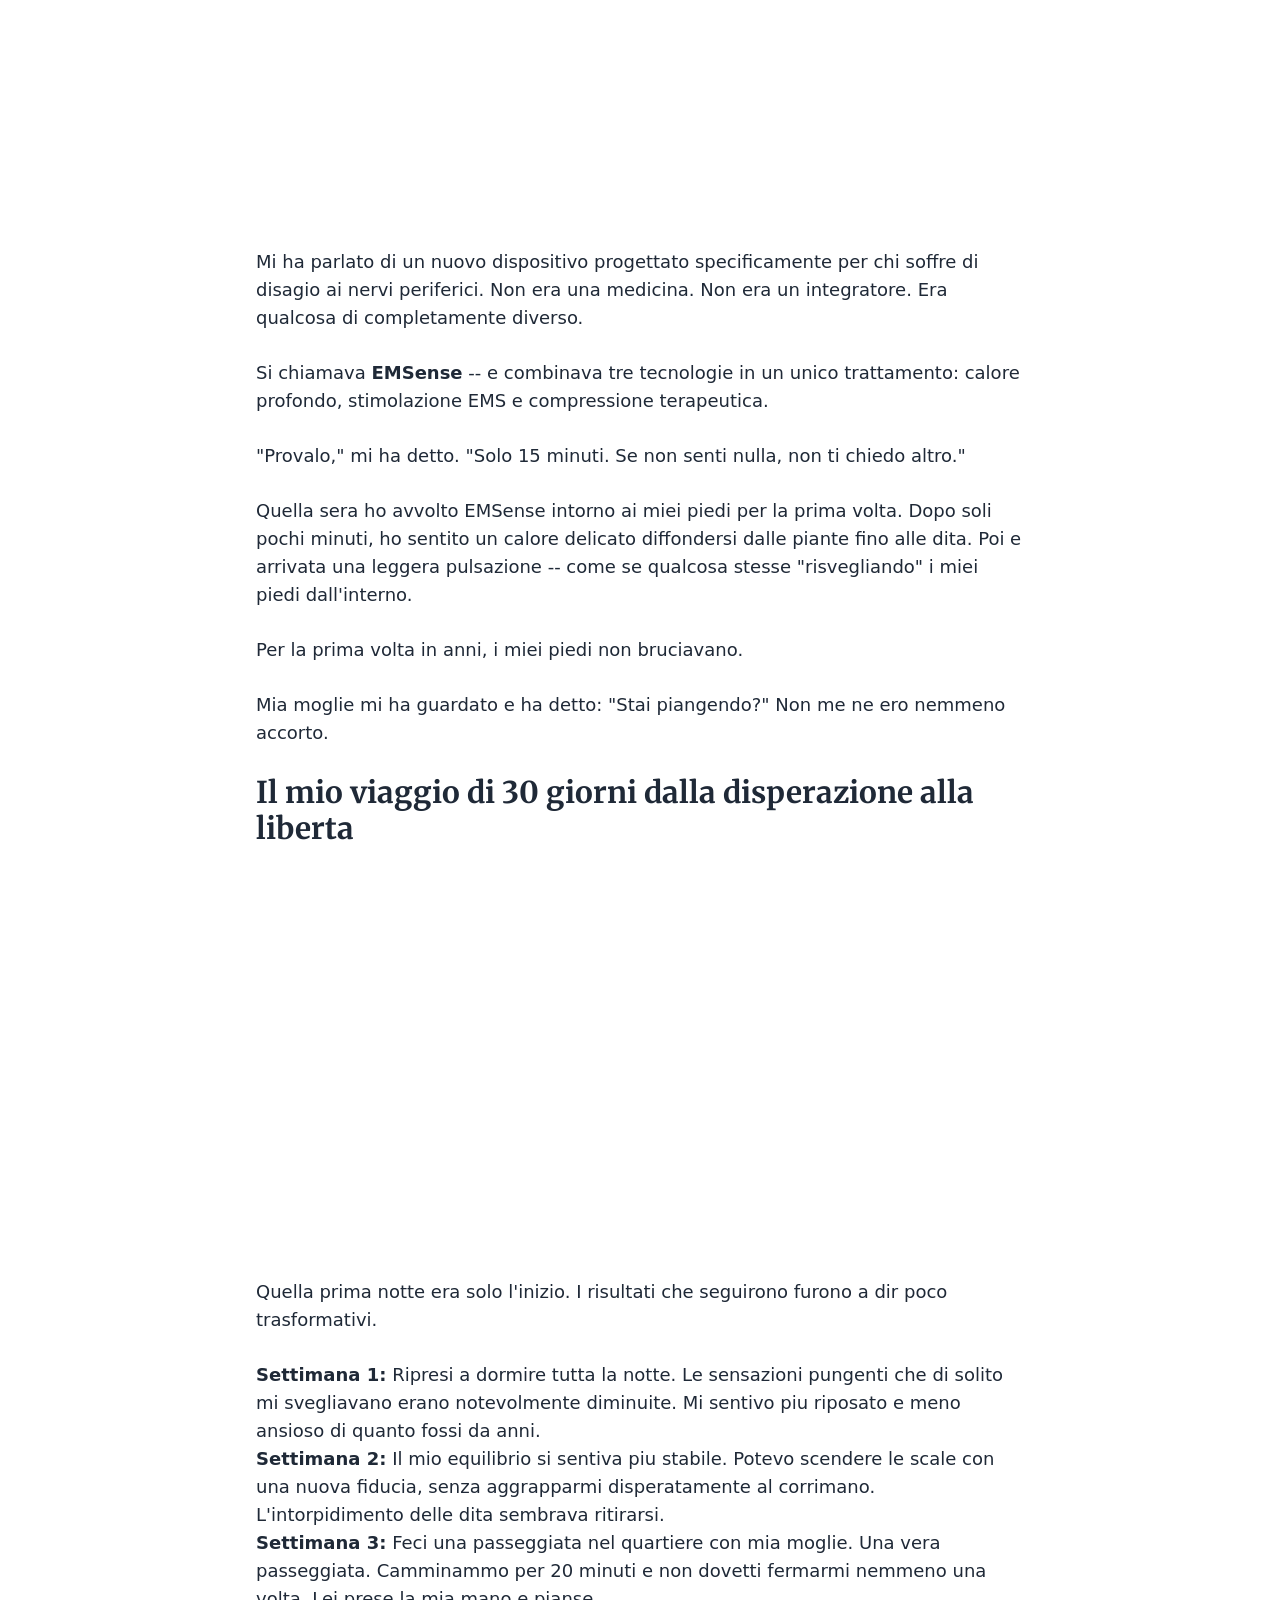
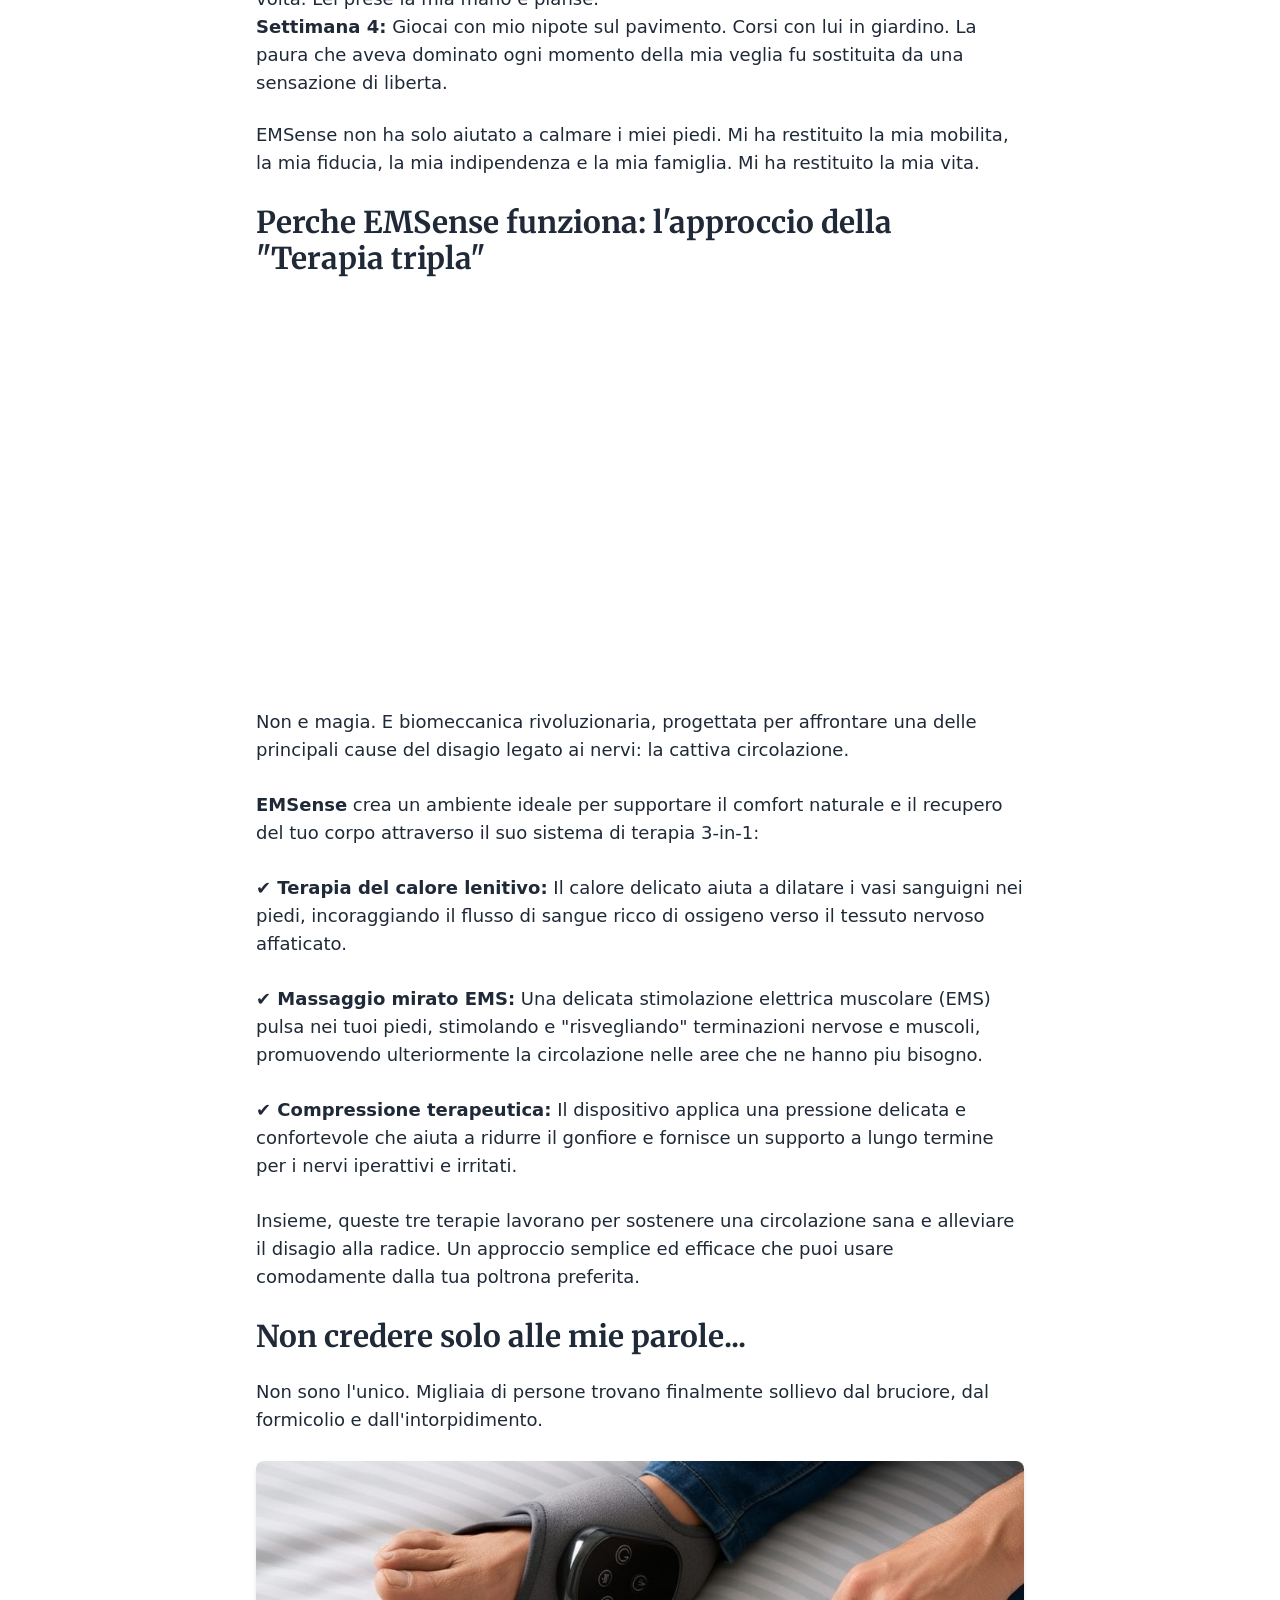
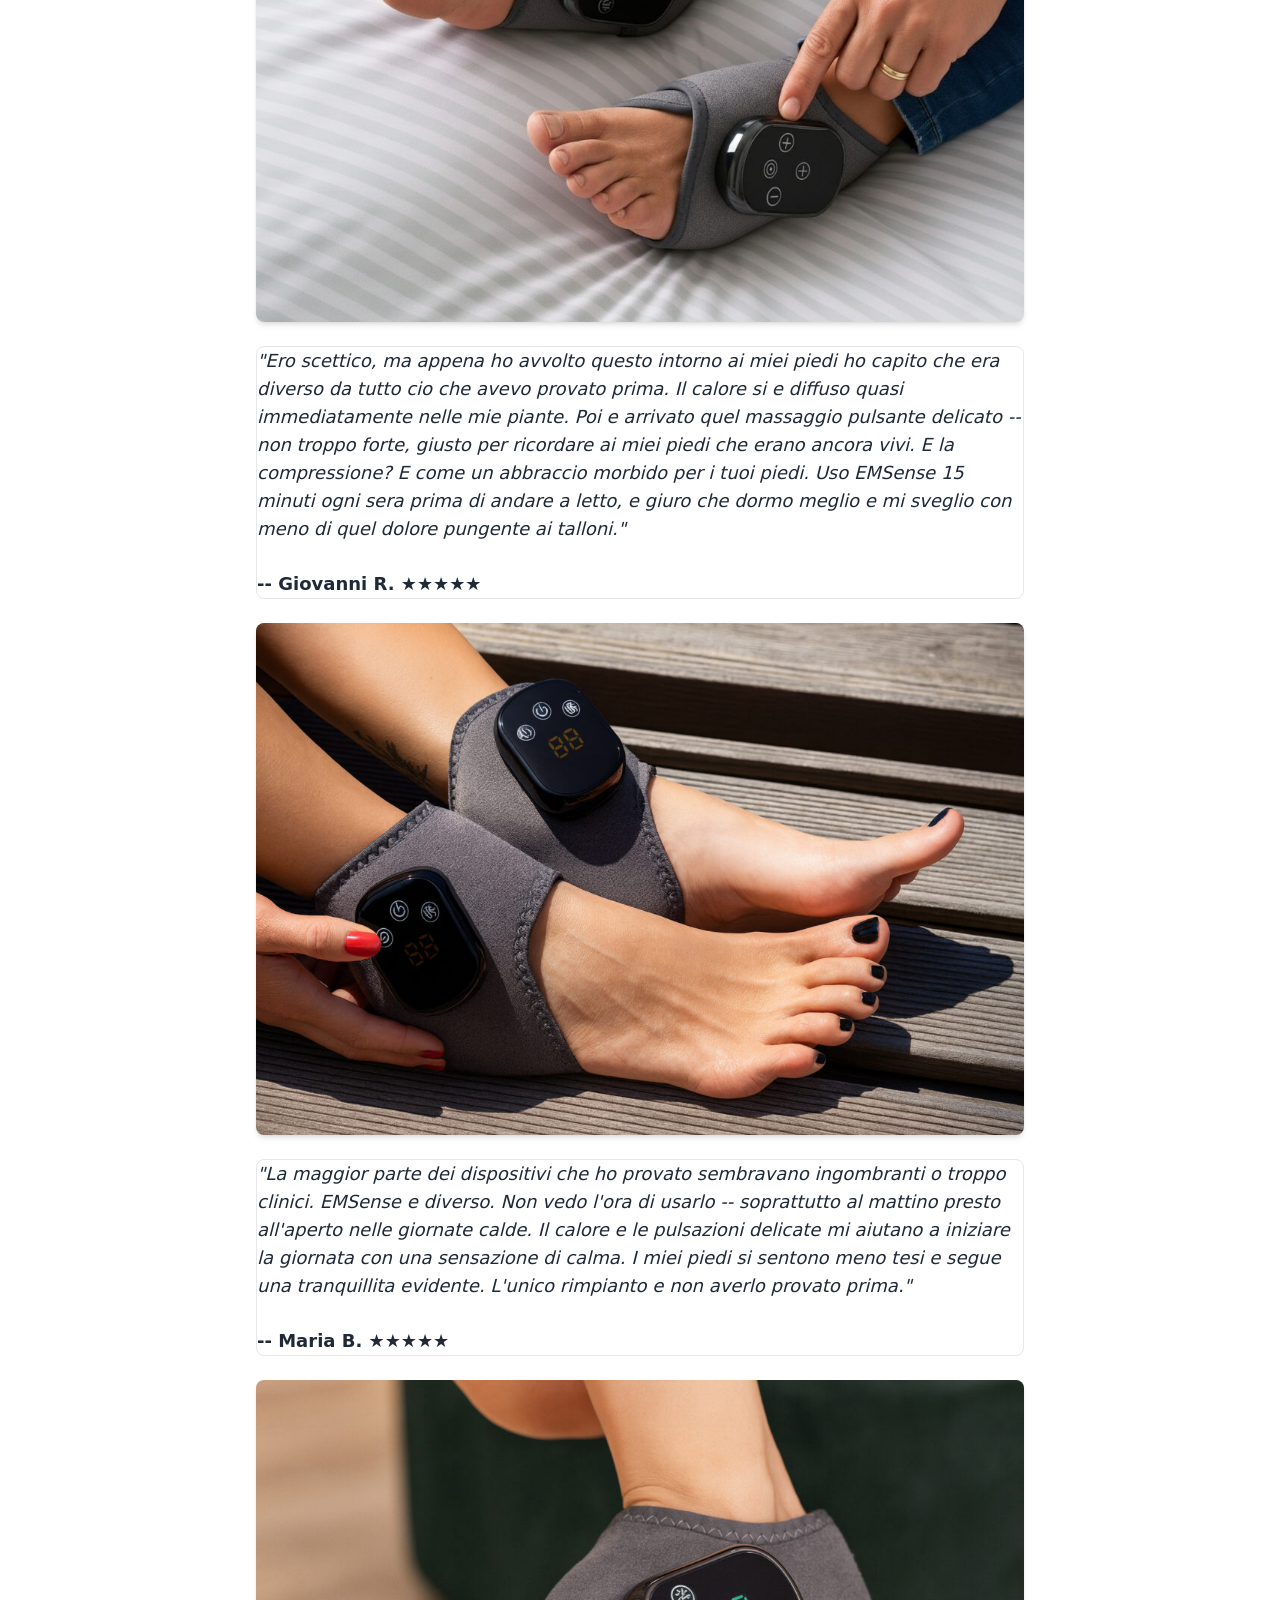
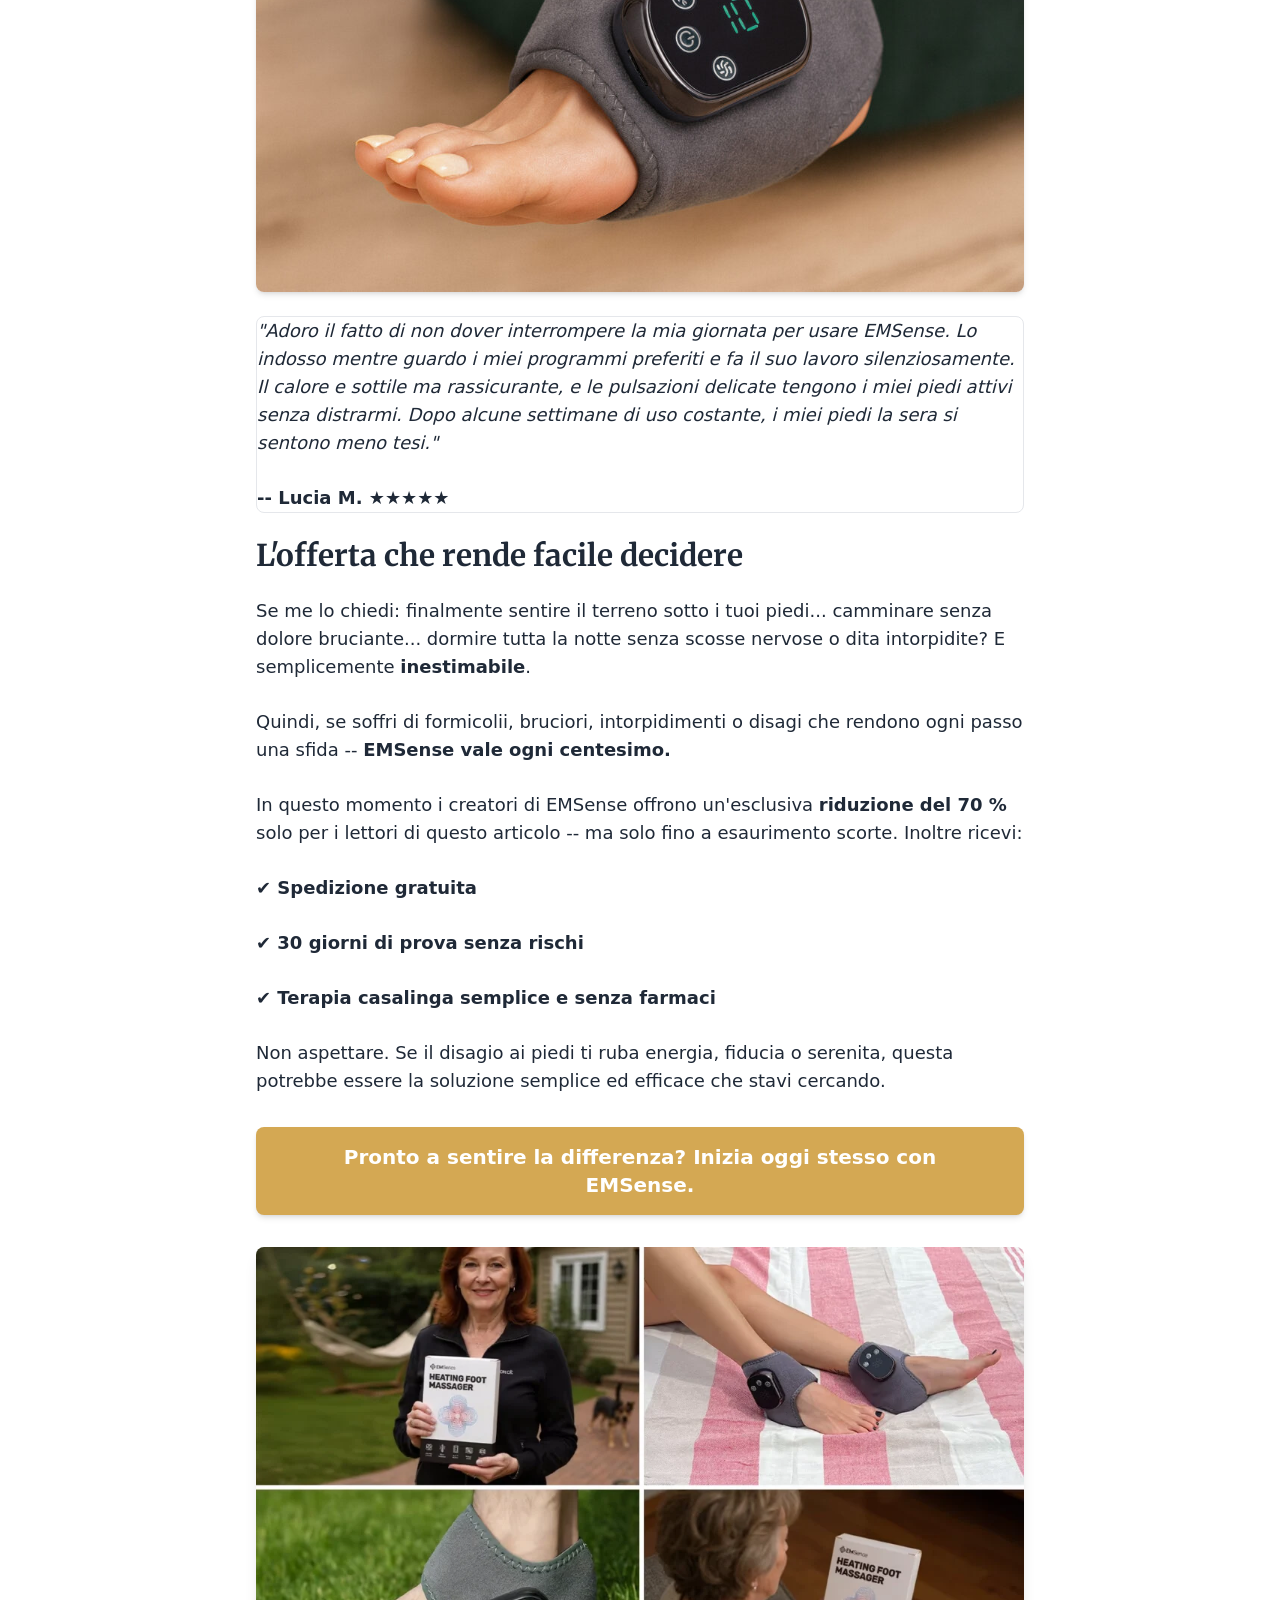
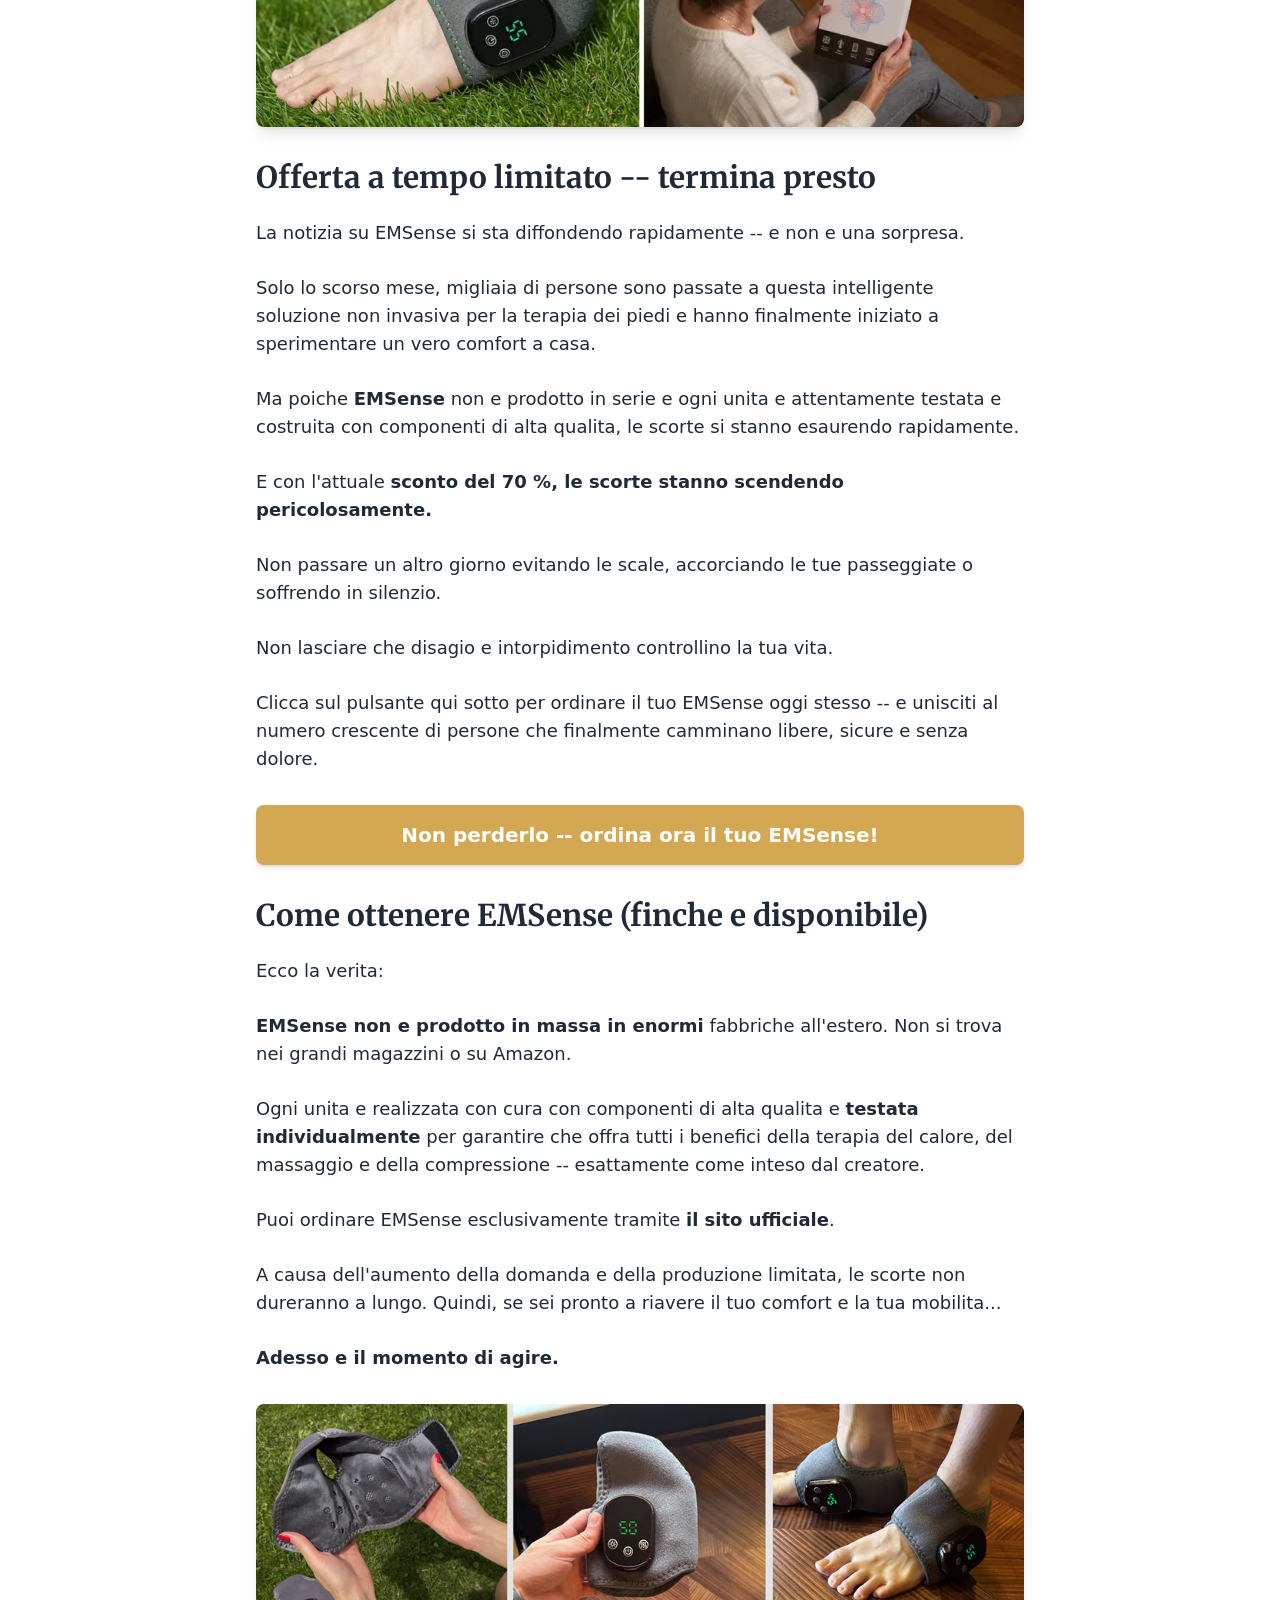
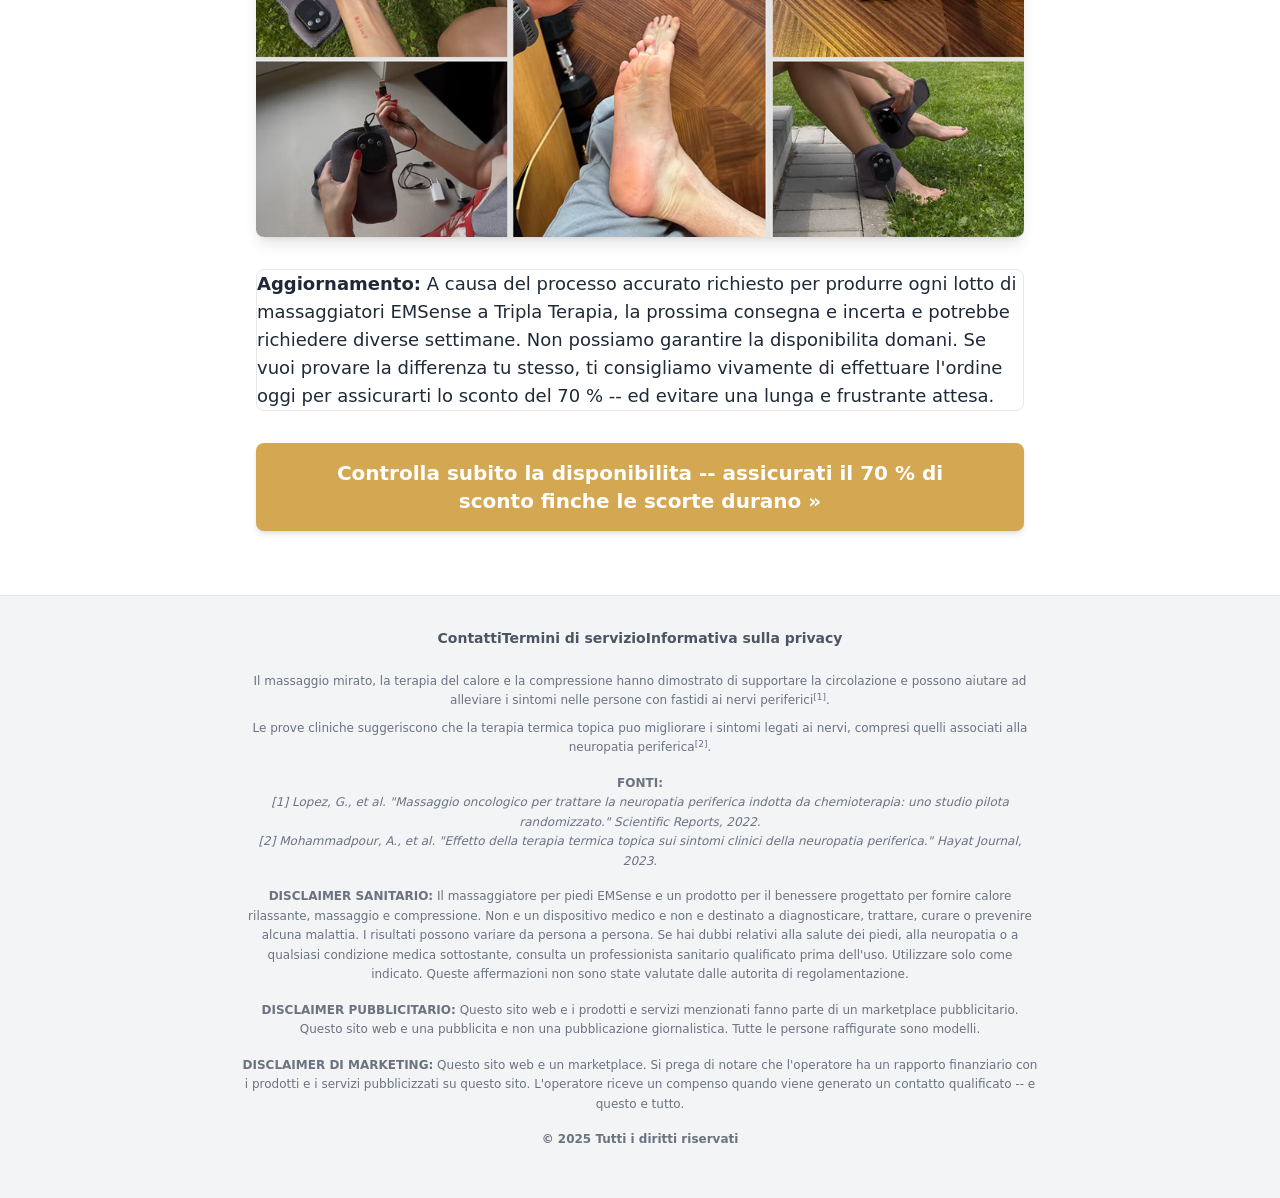
<file: em-it/index.html>
<!DOCTYPE html>
<html lang="it">

<head>
	<meta charset="UTF-8">
	<meta name="viewport" content="width=device-width, initial-scale=1.0">
	<link rel="stylesheet" href="styles.css">
	<link rel="stylesheet" href="theme.css">
	<link rel="icon" href="images/favicon.png" sizes="32x32" />
	<meta name='robots' content='noindex, nofollow' />
	<title>I miei piedi erano una prigione di fuoco e aghi</title>
<style>
img:is([sizes=auto i],[sizes^="auto," i]){contain-intrinsic-size:3000px 1500px}
</style>
</head>

<body class="text-black font-mont bg-white">
	<style>
		.content-area p {
			margin-bottom: 1.5em;
		}
		.content-area p:last-child {
			margin-bottom: 0;
		}
	</style>

	<header class="bg-[#f5f0e1] py-6 md:py-10">
		<div class="max-w-[800px] mx-auto px-4">
			<p class="text-xs text-center mb-4 text-gray-500">ADVERTORIAL</p>

			<h1 class="text-2xl md:text-4xl font-bold text-black leading-tight mb-4">
				I miei piedi erano una prigione di fuoco e aghi -- finche un esperto di sollievo dal dolore non mi ha mostrato questo rituale casalingo di 15 minuti
			</h1>

			<div class="flex flex-wrap items-center justify-between gap-4 text-sm text-gray-600">
				<div class="flex gap-2">
					<span class="font-medium">Pubblicato:</span>
					<span>23. 11. 2026</span>
				</div>
			</div>

			<div class="mt-6">
				<a href="LINK_AQUI">
					<img src="images/header-banner.webp" alt="EMSense" class="w-full rounded-lg shadow-lg">
				</a>
			</div>
		</div>
	</header>

	<main class="bg-white py-8">
		<div class="max-w-[800px] mx-auto px-4">
			<article class="content-area text-lg text-gray-800 leading-relaxed">

				<div class="my-6">
					<video class="w-full rounded-lg" autoplay loop muted playsinline controlsList="nodownload">
						<source src="images/video1.mp4" type="video/mp4">
					</video>
				</div>

				<p><strong>E se il bruciore, i formicolii e l'inquietante intorpidimento dei tuoi piedi non fossero una condanna a vita?</strong></p>

				<p>Questo e esattamente cio che pensavo -- fino a quando una scoperta inaspettata non ha cambiato tutto.</p>

				<p>Non sono un dottore. Sono solo un uomo di 62 anni che si e rifiutato di arrendersi dopo anni di disagio ai piedi.</p>

				<p>Lascia che ti racconti cosa mi e successo -- e come una soluzione sorprendentemente semplice mi ha dato un sollievo che nessun dottore, medicina o rimedio tradizionale era mai riuscito a offrirmi.</p>

				<p>Tutto e iniziato cinque anni fa, con un leggero formicolio alle dita dei piedi. All'inizio non ci ho dato peso. Ma col passare dei mesi, si e trasformato in qualcosa di peggio: un bruciore costante e profondo che non se ne andava mai.</p>

				<p>Di notte, mi svegliavo con scosse acute nei piedi. Di giorno, camminare anche solo fino alla cassetta della posta era diventata un'impresa. L'intorpidimento peggiorava, e con esso la paura: "Sto perdendo la sensibilita nei piedi?"</p>

				<p>Il momento che mi ha cambiato e arrivato una mattina, guardando la partita di baseball di mio nipote. Mi sono alzato per fargli il tifo -- e le mie gambe hanno ceduto. Sono caduto sulla tribuna davanti a tutti. Era umiliante. Ma soprattutto, era terrificante.</p>

				<p>Il mio medico mi ha dato la diagnosi: neuropatia periferica, con progressivo deterioramento dei nervi. Il trattamento? Un cocktail di farmaci che mi lasciavano stordito e comunque non fermavano la progressione.</p>

				<h2 class="text-2xl md:text-3xl font-bold mt-10 mb-6">Ho provato di tutto -- ma niente mi ha dato un vero sollievo</h2>

				<img src="images/remedies.webp" alt="Rimedi provati" class="w-full rounded-lg shadow-md mb-6">

				<p>Fisioterapia. Integratori per i nervi. Pediluvi. Agopuntura. Scarpe ortopediche. Gel al capsico. Ho persino provato creme costose vendute su internet che promettevano miracoli.</p>

				<p>Alcuni davano un sollievo temporaneo, ma il bruciore tornava sempre. E l'intorpidimento? Continuava a peggiorare.</p>

				<p>Non volevo arrendermi. Ma la frustrazione stava prendendo il sopravvento.</p>

				<p>E stato allora che un vecchio amico -- un esperto di terapie per il dolore che aveva lavorato con pazienti neurologici per 30 anni -- mi ha detto qualcosa che nessun medico mi aveva mai spiegato.</p>

				<p>"Il problema non sono solo i tuoi nervi," mi ha detto. "I tuoi nervi sono affamati. Non ricevono abbastanza ossigeno e nutrimento perche la microcircolazione nei tuoi piedi si e deteriorata. Finche non risolvi quello, nessun farmaco al mondo potra davvero aiutarti."</p>

				<p>Aveva ragione. E aveva qualcosa da mostrarmi.</p>

				<h2 class="text-2xl md:text-3xl font-bold mt-10 mb-6">Lo strano dispositivo che mi ha dato speranza in 15 minuti</h2>

				<div class="my-6">
					<video class="w-full rounded-lg" autoplay loop muted playsinline controlsList="nodownload">
						<source src="images/video2.mp4" type="video/mp4">
					</video>
				</div>

				<p>Mi ha parlato di un nuovo dispositivo progettato specificamente per chi soffre di disagio ai nervi periferici. Non era una medicina. Non era un integratore. Era qualcosa di completamente diverso.</p>

				<p>Si chiamava <a href="LINK_AQUI"><strong>EMSense</strong></a> -- e combinava tre tecnologie in un unico trattamento: calore profondo, stimolazione EMS e compressione terapeutica.</p>

				<p>"Provalo," mi ha detto. "Solo 15 minuti. Se non senti nulla, non ti chiedo altro."</p>

				<p>Quella sera ho avvolto EMSense intorno ai miei piedi per la prima volta. Dopo soli pochi minuti, ho sentito un calore delicato diffondersi dalle piante fino alle dita. Poi e arrivata una leggera pulsazione -- come se qualcosa stesse "risvegliando" i miei piedi dall'interno.</p>

				<p>Per la prima volta in anni, i miei piedi non bruciavano.</p>

				<p>Mia moglie mi ha guardato e ha detto: "Stai piangendo?" Non me ne ero nemmeno accorto.</p>

				<h2 class="text-2xl md:text-3xl font-bold mt-10 mb-6">Il mio viaggio di 30 giorni dalla disperazione alla liberta</h2>

				<div class="my-6">
					<video class="w-full rounded-lg" autoplay loop muted playsinline controlsList="nodownload">
						<source src="images/video3.mp4" type="video/mp4">
					</video>
				</div>

				<p>Quella prima notte era solo l'inizio. I risultati che seguirono furono a dir poco trasformativi.</p>

				<ul class="list-disc pl-6 mb-6 space-y-3">
					<li><strong>Settimana 1:</strong> Ripresi a dormire tutta la notte. Le sensazioni pungenti che di solito mi svegliavano erano notevolmente diminuite. Mi sentivo piu riposato e meno ansioso di quanto fossi da anni.</li>
					<li><strong>Settimana 2:</strong> Il mio equilibrio si sentiva piu stabile. Potevo scendere le scale con una nuova fiducia, senza aggrapparmi disperatamente al corrimano. L'intorpidimento delle dita sembrava ritirarsi.</li>
					<li><strong>Settimana 3:</strong> Feci una passeggiata nel quartiere con mia moglie. Una vera passeggiata. Camminammo per 20 minuti e non dovetti fermarmi nemmeno una volta. Lei prese la mia mano e pianse.</li>
					<li><strong>Settimana 4:</strong> Giocai con mio nipote sul pavimento. Corsi con lui in giardino. La paura che aveva dominato ogni momento della mia veglia fu sostituita da una sensazione di liberta.</li>
				</ul>

				<p>EMSense non ha solo aiutato a calmare i miei piedi. Mi ha restituito la mia mobilita, la mia fiducia, la mia indipendenza e la mia famiglia. Mi ha restituito la mia vita.</p>

				<h2 class="text-2xl md:text-3xl font-bold mt-10 mb-6">Perche EMSense funziona: l'approccio della "Terapia tripla"</h2>

				<div class="my-6">
					<video class="w-full rounded-lg" autoplay loop muted playsinline controlsList="nodownload">
						<source src="images/video4.mp4" type="video/mp4">
					</video>
				</div>

				<p>Non e magia. E biomeccanica rivoluzionaria, progettata per affrontare una delle principali cause del disagio legato ai nervi: la cattiva circolazione.</p>

				<p><a href="LINK_AQUI"><strong>EMSense</strong></a> crea un ambiente ideale per supportare il comfort naturale e il recupero del tuo corpo attraverso il suo sistema di terapia 3-in-1:</p>

				<p><strong>&#10004; Terapia del calore lenitivo:</strong> Il calore delicato aiuta a dilatare i vasi sanguigni nei piedi, incoraggiando il flusso di sangue ricco di ossigeno verso il tessuto nervoso affaticato.</p>

				<p><strong>&#10004; Massaggio mirato EMS:</strong> Una delicata stimolazione elettrica muscolare (EMS) pulsa nei tuoi piedi, stimolando e "risvegliando" terminazioni nervose e muscoli, promuovendo ulteriormente la circolazione nelle aree che ne hanno piu bisogno.</p>

				<p><strong>&#10004; Compressione terapeutica:</strong> Il dispositivo applica una pressione delicata e confortevole che aiuta a ridurre il gonfiore e fornisce un supporto a lungo termine per i nervi iperattivi e irritati.</p>

				<p>Insieme, queste tre terapie lavorano per sostenere una circolazione sana e alleviare il disagio alla radice. Un approccio semplice ed efficace che puoi usare comodamente dalla tua poltrona preferita.</p>

				<h2 class="text-2xl md:text-3xl font-bold mt-10 mb-6">Non credere solo alle mie parole...</h2>

				<p>Non sono l'unico. Migliaia di persone trovano finalmente sollievo dal bruciore, dal formicolio e dall'intorpidimento.</p>

				<img src="images/testimonials.jpg" alt="Testimonianze" class="w-full rounded-lg shadow-md mb-6">

				<div class="bg-gray-50 border border-gray-200 rounded-lg p-6 mb-6">
					<p class="italic">"Ero scettico, ma appena ho avvolto questo intorno ai miei piedi ho capito che era diverso da tutto cio che avevo provato prima. Il calore si e diffuso quasi immediatamente nelle mie piante. Poi e arrivato quel massaggio pulsante delicato -- non troppo forte, giusto per ricordare ai miei piedi che erano ancora vivi. E la compressione? E come un abbraccio morbido per i tuoi piedi. Uso EMSense 15 minuti ogni sera prima di andare a letto, e giuro che dormo meglio e mi sveglio con meno di quel dolore pungente ai talloni."</p>
					<p class="mt-3 font-bold">-- Giovanni R. <span class="text-yellow-500">&#9733;&#9733;&#9733;&#9733;&#9733;</span></p>
				</div>

				<img src="images/testimonial-man.jpg" alt="Giovanni" class="w-full rounded-lg shadow-md mb-6">

				<div class="bg-gray-50 border border-gray-200 rounded-lg p-6 mb-6">
					<p class="italic">"La maggior parte dei dispositivi che ho provato sembravano ingombranti o troppo clinici. EMSense e diverso. Non vedo l'ora di usarlo -- soprattutto al mattino presto all'aperto nelle giornate calde. Il calore e le pulsazioni delicate mi aiutano a iniziare la giornata con una sensazione di calma. I miei piedi si sentono meno tesi e segue una tranquillita evidente. L'unico rimpianto e non averlo provato prima."</p>
					<p class="mt-3 font-bold">-- Maria B. <span class="text-yellow-500">&#9733;&#9733;&#9733;&#9733;&#9733;</span></p>
				</div>

				<img src="images/testimonial-woman.jpg" alt="Maria" class="w-full rounded-lg shadow-md mb-6">

				<div class="bg-gray-50 border border-gray-200 rounded-lg p-6 mb-6">
					<p class="italic">"Adoro il fatto di non dover interrompere la mia giornata per usare EMSense. Lo indosso mentre guardo i miei programmi preferiti e fa il suo lavoro silenziosamente. Il calore e sottile ma rassicurante, e le pulsazioni delicate tengono i miei piedi attivi senza distrarmi. Dopo alcune settimane di uso costante, i miei piedi la sera si sentono meno tesi."</p>
					<p class="mt-3 font-bold">-- Lucia M. <span class="text-yellow-500">&#9733;&#9733;&#9733;&#9733;&#9733;</span></p>
				</div>

				<h2 class="text-2xl md:text-3xl font-bold mt-10 mb-6">L'offerta che rende facile decidere</h2>

				<p>Se me lo chiedi: finalmente sentire il terreno sotto i tuoi piedi... camminare senza dolore bruciante... dormire tutta la notte senza scosse nervose o dita intorpidite? E semplicemente <strong>inestimabile</strong>.</p>

				<p>Quindi, se soffri di formicolii, bruciori, intorpidimenti o disagi che rendono ogni passo una sfida -- <strong><a href="LINK_AQUI">EMSense</a> vale ogni centesimo.</strong></p>

				<p>In questo momento i creatori di EMSense offrono un'esclusiva <strong>riduzione del 70 %</strong> solo per i lettori di questo articolo -- ma solo fino a esaurimento scorte. Inoltre ricevi:</p>

				<p><strong>&#10004; Spedizione gratuita</strong></p>
				<p><strong>&#10004; 30 giorni di prova senza rischi</strong></p>
				<p><strong>&#10004; Terapia casalinga semplice e senza farmaci</strong></p>

				<p>Non aspettare. Se il disagio ai piedi ti ruba energia, fiducia o serenita, questa potrebbe essere la soluzione semplice ed efficace che stavi cercando.</p>
			</article>

			<div class="my-8">
				<a href="LINK_AQUI">
					<button class="w-full block text-xl font-semibold bg-[#d4a853] hover:bg-[#c49943] text-white rounded-lg py-4 px-10 mx-auto transition-all duration-300 shadow-md hover:shadow-lg">
						Pronto a sentire la differenza? Inizia oggi stesso con EMSense.
					</button>
				</a>
			</div>

			<div class="my-8">
				<a href="LINK_AQUI">
					<img src="images/emsense-product.webp" alt="EMSense" class="w-full rounded-lg shadow-lg">
				</a>
			</div>

			<article class="content-area text-lg text-gray-800 leading-relaxed">
				<h2 class="text-2xl md:text-3xl font-bold mt-10 mb-6">Offerta a tempo limitato -- termina presto</h2>

				<p>La notizia su EMSense si sta diffondendo rapidamente -- e non e una sorpresa.</p>

				<p>Solo lo scorso mese, migliaia di persone sono passate a questa intelligente soluzione non invasiva per la terapia dei piedi e hanno finalmente iniziato a sperimentare un vero comfort a casa.</p>

				<p>Ma poiche <strong>EMSense</strong> non e prodotto in serie e ogni unita e attentamente testata e costruita con componenti di alta qualita, le scorte si stanno esaurendo rapidamente.</p>

				<p>E con l'attuale <strong>sconto del 70 %, le scorte stanno scendendo pericolosamente.</strong></p>

				<p>Non passare un altro giorno evitando le scale, accorciando le tue passeggiate o soffrendo in silenzio.</p>

				<p>Non lasciare che disagio e intorpidimento controllino la tua vita.</p>

				<p>Clicca sul pulsante qui sotto per ordinare il tuo EMSense oggi stesso -- e unisciti al numero crescente di persone che finalmente camminano libere, sicure e senza dolore.</p>
			</article>

			<div class="my-8">
				<a href="LINK_AQUI">
					<button class="w-full block text-xl font-semibold bg-[#d4a853] hover:bg-[#c49943] text-white rounded-lg py-4 px-10 mx-auto transition-all duration-300 shadow-md hover:shadow-lg">
						Non perderlo -- ordina ora il tuo EMSense!
					</button>
				</a>
			</div>

			<article class="content-area text-lg text-gray-800 leading-relaxed">
				<h2 class="text-2xl md:text-3xl font-bold mt-10 mb-6">Come ottenere EMSense (finche e disponibile)</h2>

				<p>Ecco la verita:</p>

				<p><strong>EMSense non e prodotto in massa in enormi</strong> fabbriche all'estero. Non si trova nei grandi magazzini o su Amazon.</p>

				<p>Ogni unita e realizzata con cura con componenti di alta qualita e <strong>testata individualmente</strong> per garantire che offra tutti i benefici della terapia del calore, del massaggio e della compressione -- esattamente come inteso dal creatore.</p>

				<p>Puoi ordinare EMSense esclusivamente tramite <a href="LINK_AQUI"><strong>il sito ufficiale</strong></a>.</p>

				<p>A causa dell'aumento della domanda e della produzione limitata, le scorte non dureranno a lungo. Quindi, se sei pronto a riavere il tuo comfort e la tua mobilita...</p>

				<p><strong>Adesso e il momento di agire.</strong></p>
			</article>

			<div class="my-8">
				<a href="LINK_AQUI">
					<img src="images/emsense-main.jpg" alt="EMSense" class="w-full rounded-lg shadow-lg">
				</a>
			</div>

			<div class="bg-yellow-50 border border-yellow-300 rounded-lg p-6 my-8">
				<p class="text-lg text-gray-800"><strong>Aggiornamento:</strong> A causa del processo accurato richiesto per produrre ogni lotto di massaggiatori EMSense a Tripla Terapia, la prossima consegna e incerta e potrebbe richiedere diverse settimane. Non possiamo garantire la disponibilita domani. Se vuoi provare la differenza tu stesso, ti consigliamo vivamente di effettuare l'ordine oggi per assicurarti lo sconto del 70 % -- ed evitare una lunga e frustrante attesa.</p>
			</div>

			<div class="my-8">
				<a href="LINK_AQUI">
					<button class="w-full block text-xl font-semibold bg-[#d4a853] hover:bg-[#c49943] text-white rounded-lg py-4 px-10 mx-auto transition-all duration-300 shadow-md hover:shadow-lg">
						Controlla subito la disponibilita -- assicurati il 70 % di sconto finche le scorte durano &raquo;
					</button>
				</a>
			</div>
		</div>
	</main>

	<footer class="bg-gray-100 text-gray-600 px-6 text-xs py-8 border-t border-gray-200">
		<div class="max-w-[800px] mx-auto">
			<div class="flex justify-center gap-6 mb-6 text-sm">
				<a href="LINK_AQUI" class="hover:underline">Contatti</a>
				<a href="LINK_AQUI" class="hover:underline">Termini di servizio</a>
				<a href="LINK_AQUI" class="hover:underline">Informativa sulla privacy</a>
			</div>
			<div class="text-center text-gray-500 mb-4">
				<div class="text-xs leading-relaxed">
					<p>Il massaggio mirato, la terapia del calore e la compressione hanno dimostrato di supportare la circolazione e possono aiutare ad alleviare i sintomi nelle persone con fastidi ai nervi periferici<sup>[1]</sup>.</p>
					<p class="mt-2">Le prove cliniche suggeriscono che la terapia termica topica puo migliorare i sintomi legati ai nervi, compresi quelli associati alla neuropatia periferica<sup>[2]</sup>.</p>
					<p class="mt-4"><b>FONTI:</b></p>
					<p><i>[1] Lopez, G., et al. "Massaggio oncologico per trattare la neuropatia periferica indotta da chemioterapia: uno studio pilota randomizzato." Scientific Reports, 2022.</i></p>
					<p><i>[2] Mohammadpour, A., et al. "Effetto della terapia termica topica sui sintomi clinici della neuropatia periferica." Hayat Journal, 2023.</i></p>
					<p class="mt-4"><b>DISCLAIMER SANITARIO:</b> Il massaggiatore per piedi EMSense e un prodotto per il benessere progettato per fornire calore rilassante, massaggio e compressione. Non e un dispositivo medico e non e destinato a diagnosticare, trattare, curare o prevenire alcuna malattia. I risultati possono variare da persona a persona. Se hai dubbi relativi alla salute dei piedi, alla neuropatia o a qualsiasi condizione medica sottostante, consulta un professionista sanitario qualificato prima dell'uso. Utilizzare solo come indicato. Queste affermazioni non sono state valutate dalle autorita di regolamentazione.</p>
					<p class="mt-4"><b>DISCLAIMER PUBBLICITARIO:</b> Questo sito web e i prodotti e servizi menzionati fanno parte di un marketplace pubblicitario. Questo sito web e una pubblicita e non una pubblicazione giornalistica. Tutte le persone raffigurate sono modelli.</p>
					<p class="mt-4"><b>DISCLAIMER DI MARKETING:</b> Questo sito web e un marketplace. Si prega di notare che l'operatore ha un rapporto finanziario con i prodotti e i servizi pubblicizzati su questo sito. L'operatore riceve un compenso quando viene generato un contatto qualificato -- e questo e tutto.</p>
					<p class="mt-4"><b>&copy; 2025 Tutti i diritti riservati</b></p>
				</div>
			</div>
		</div>
	</footer>
</body>

</html>
</file>
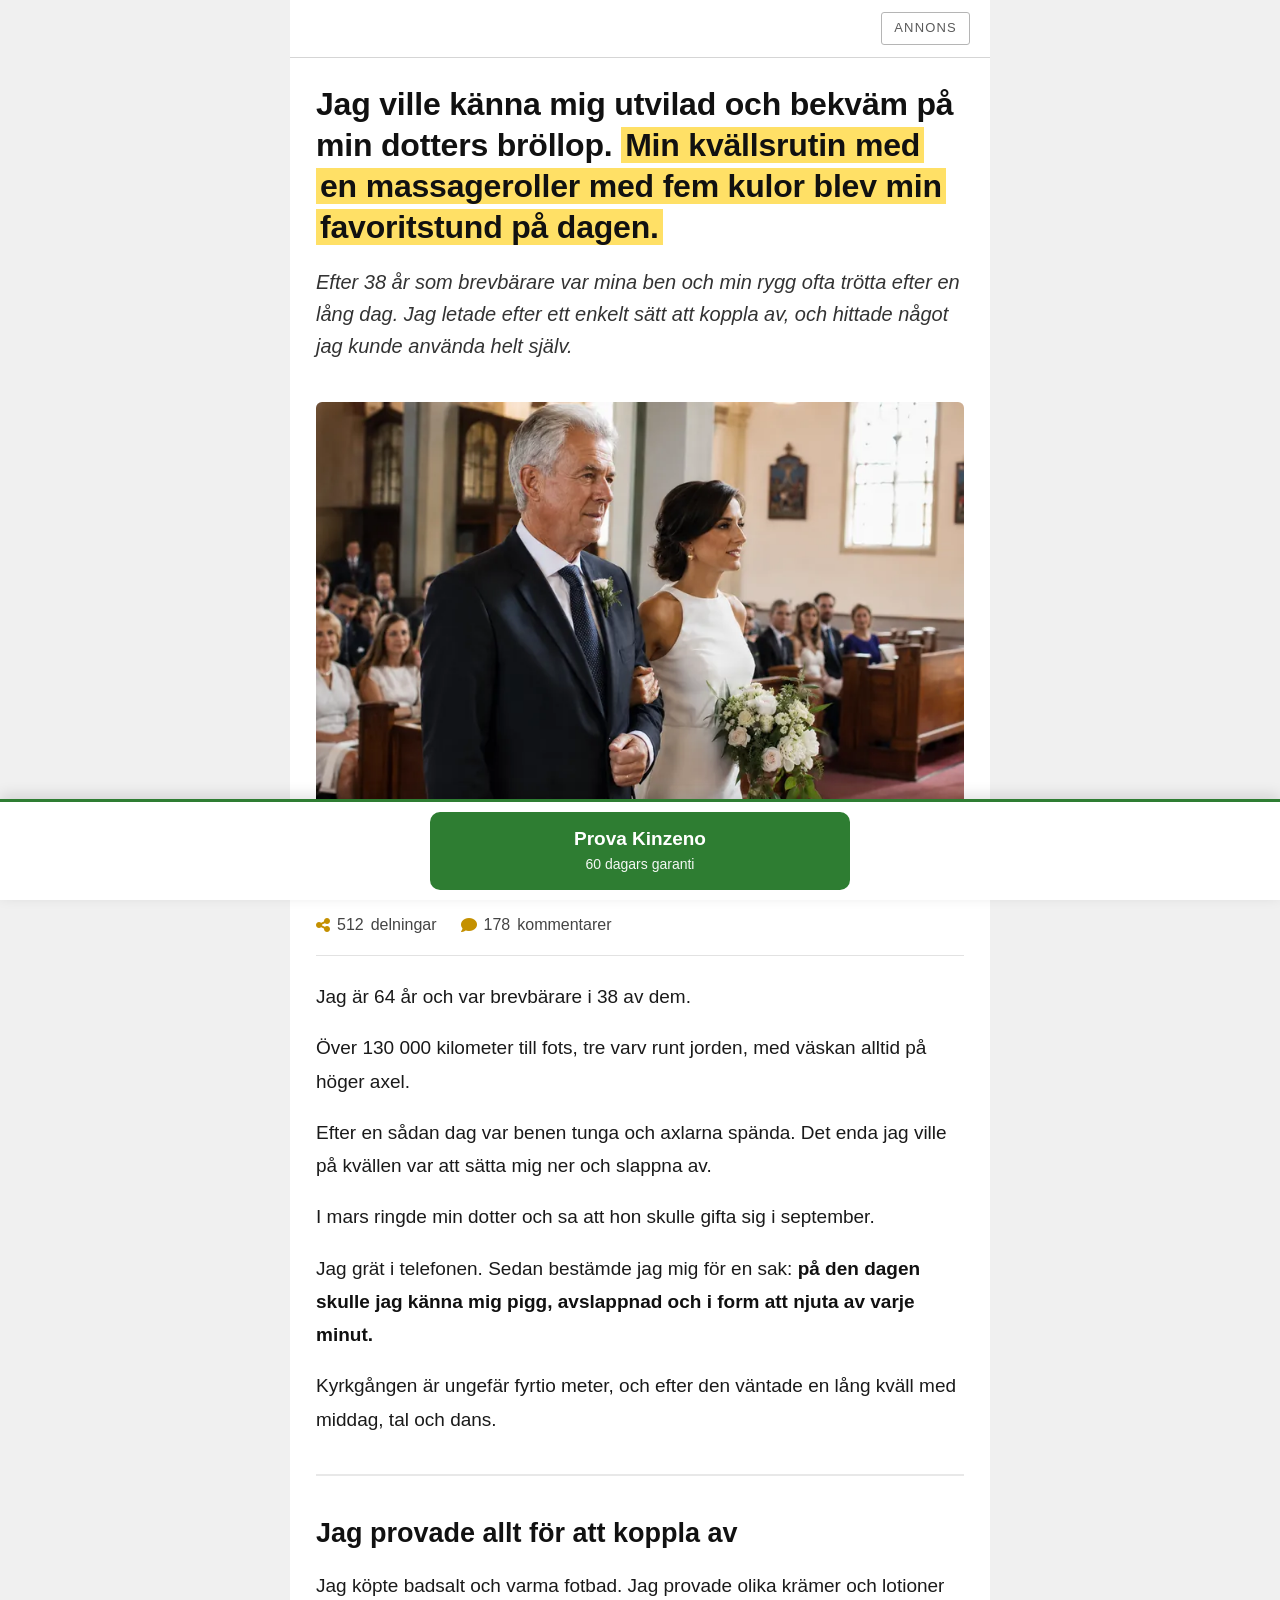
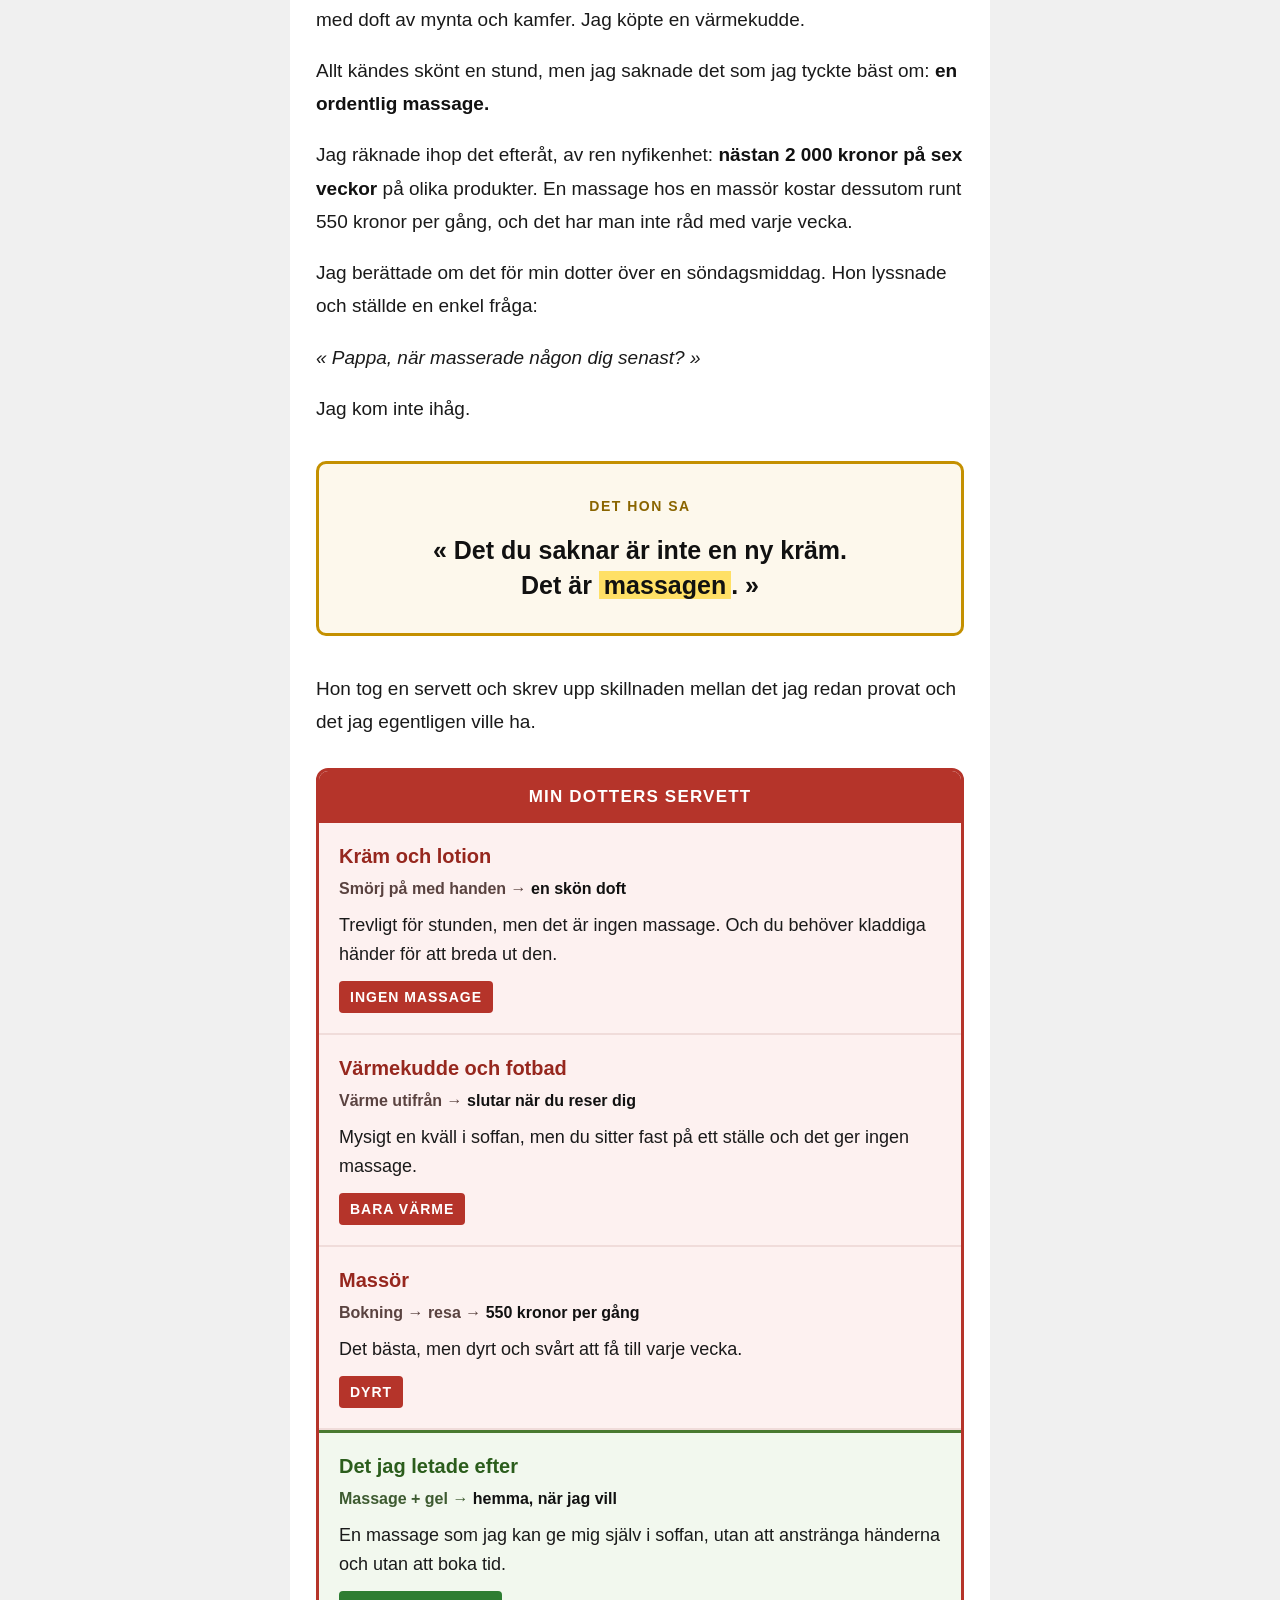
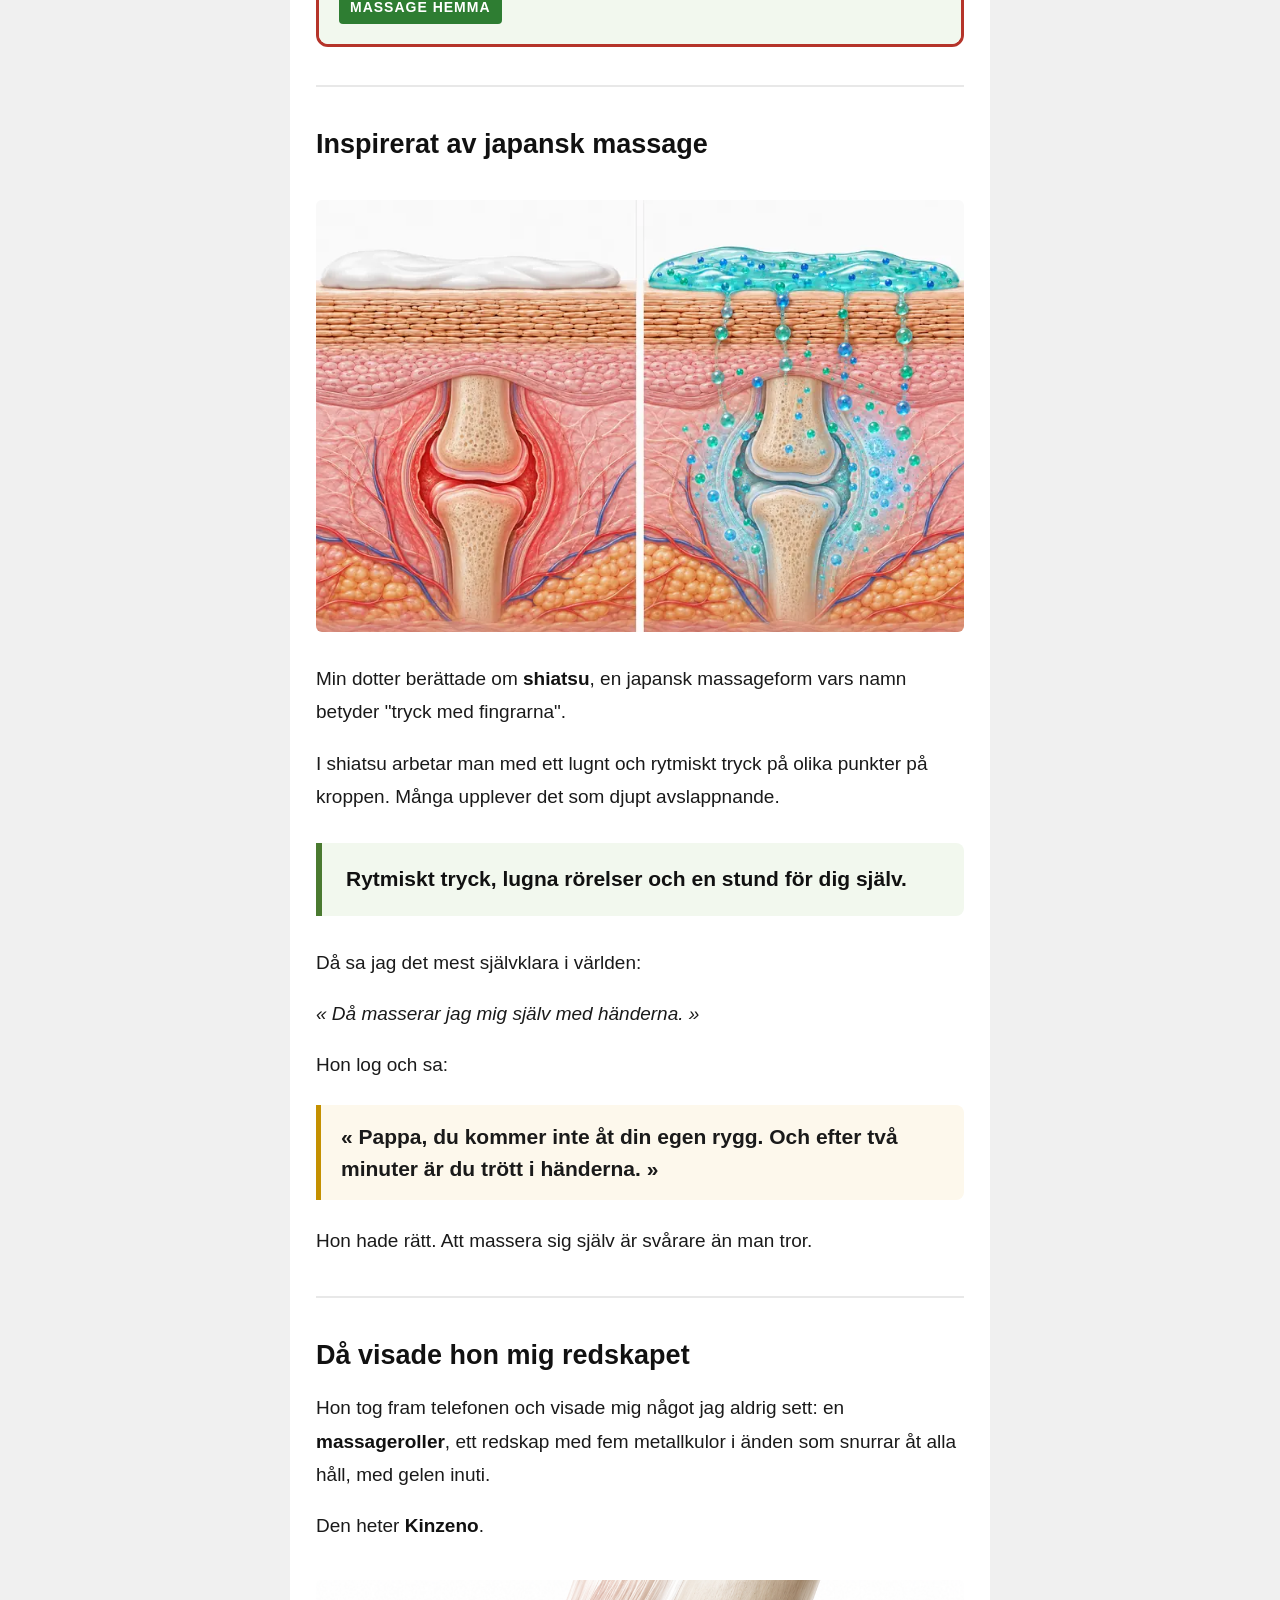
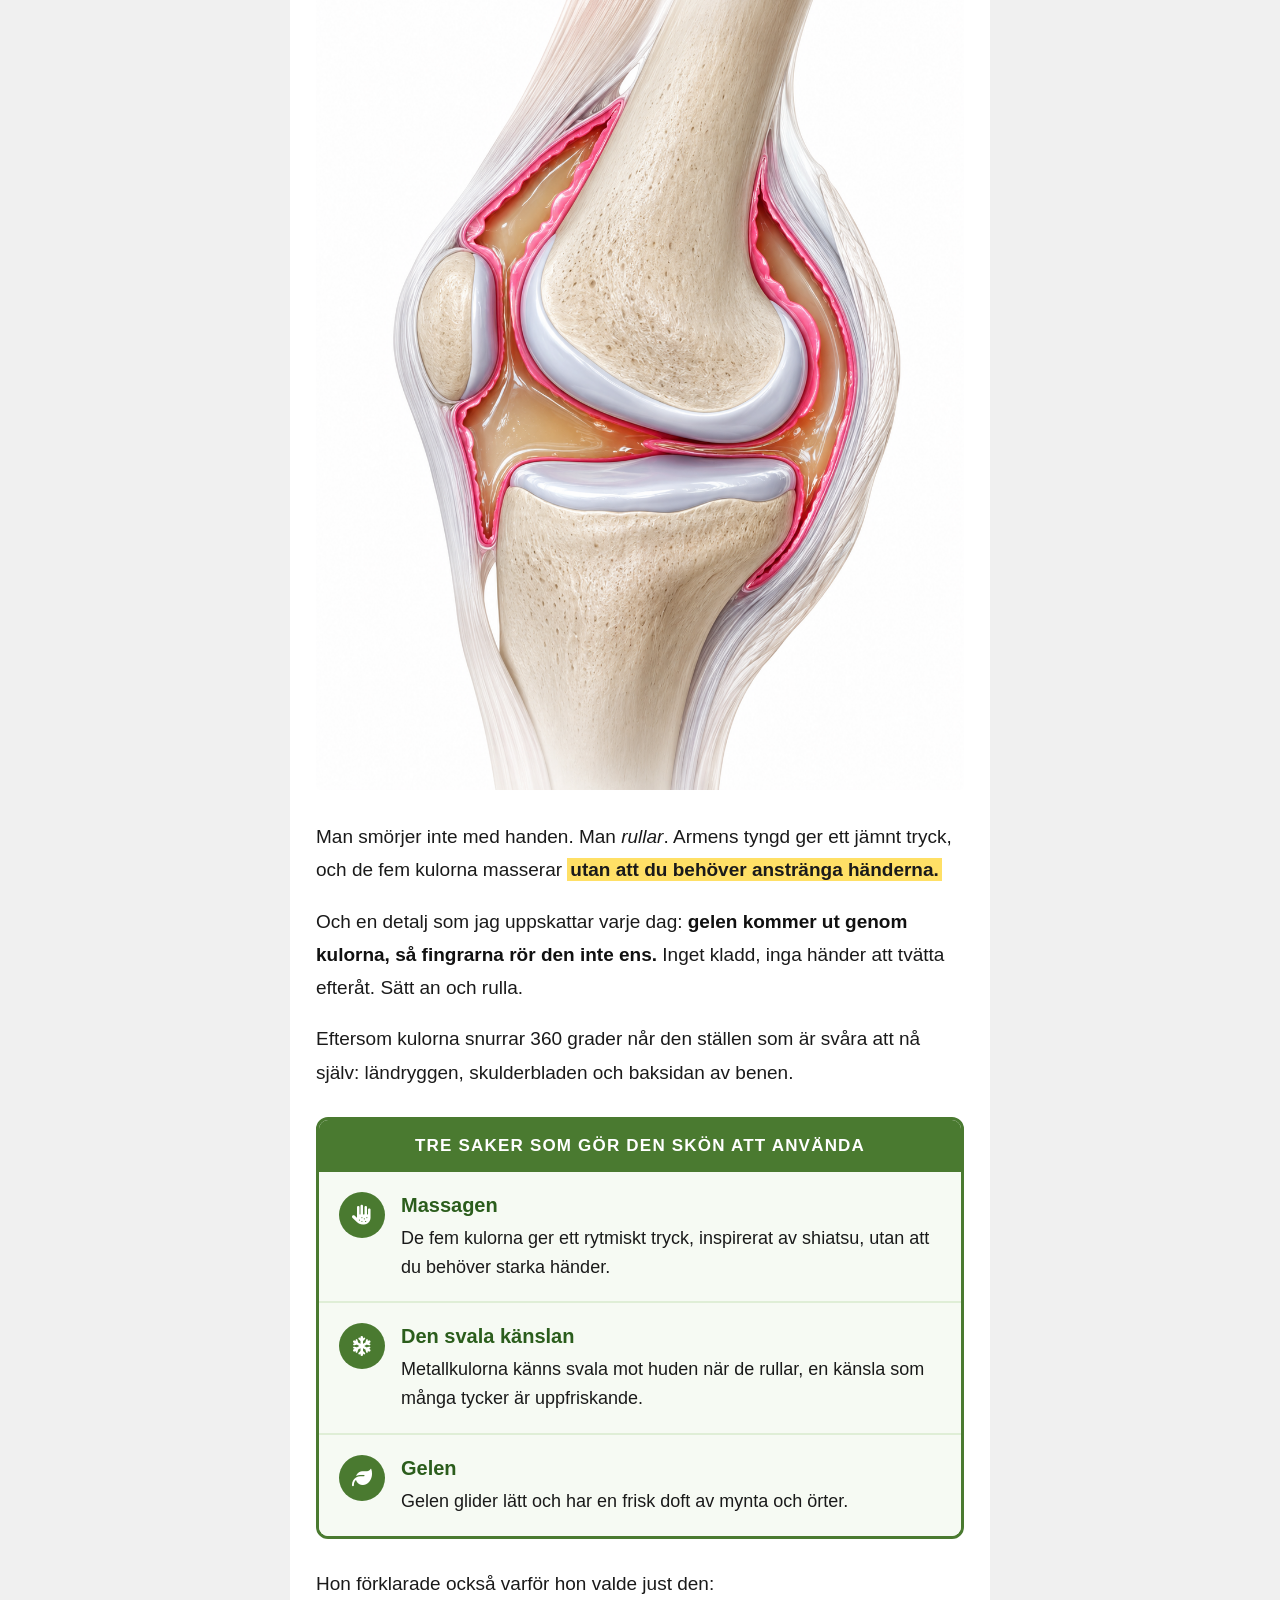
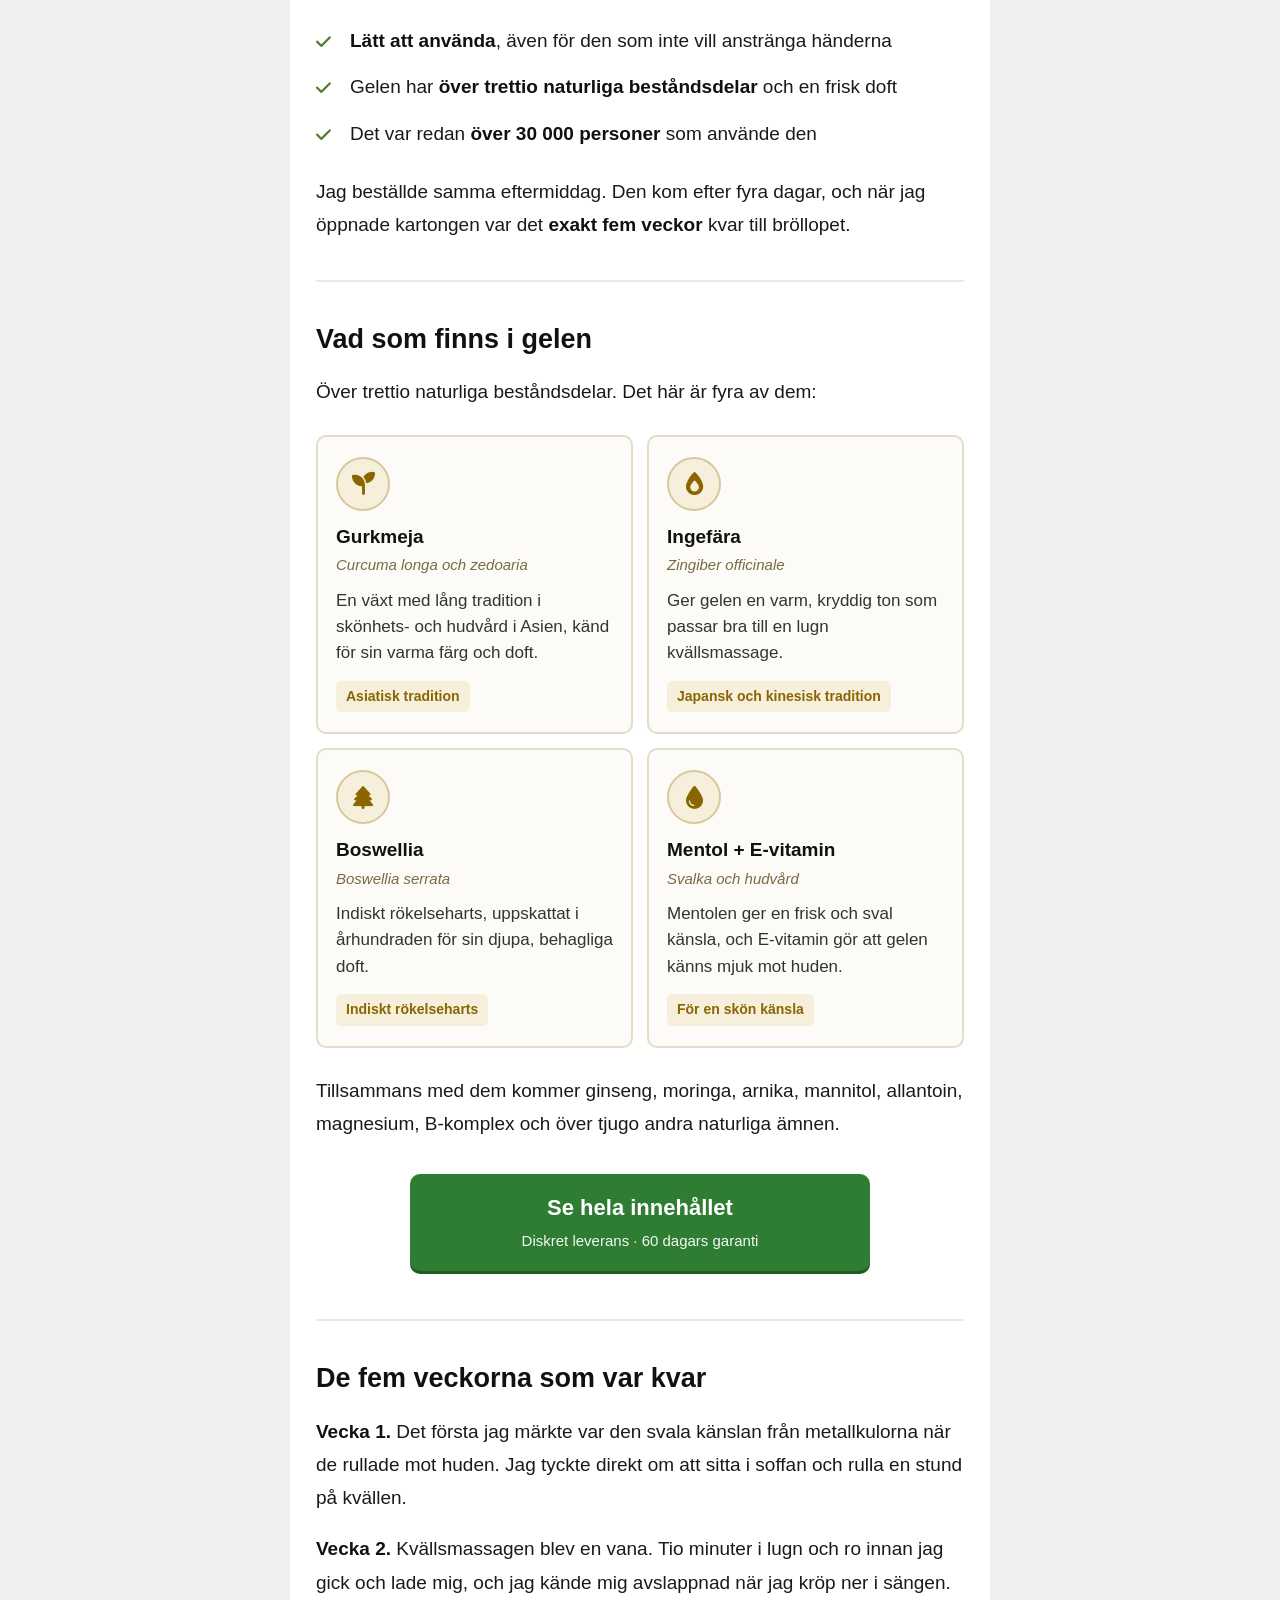
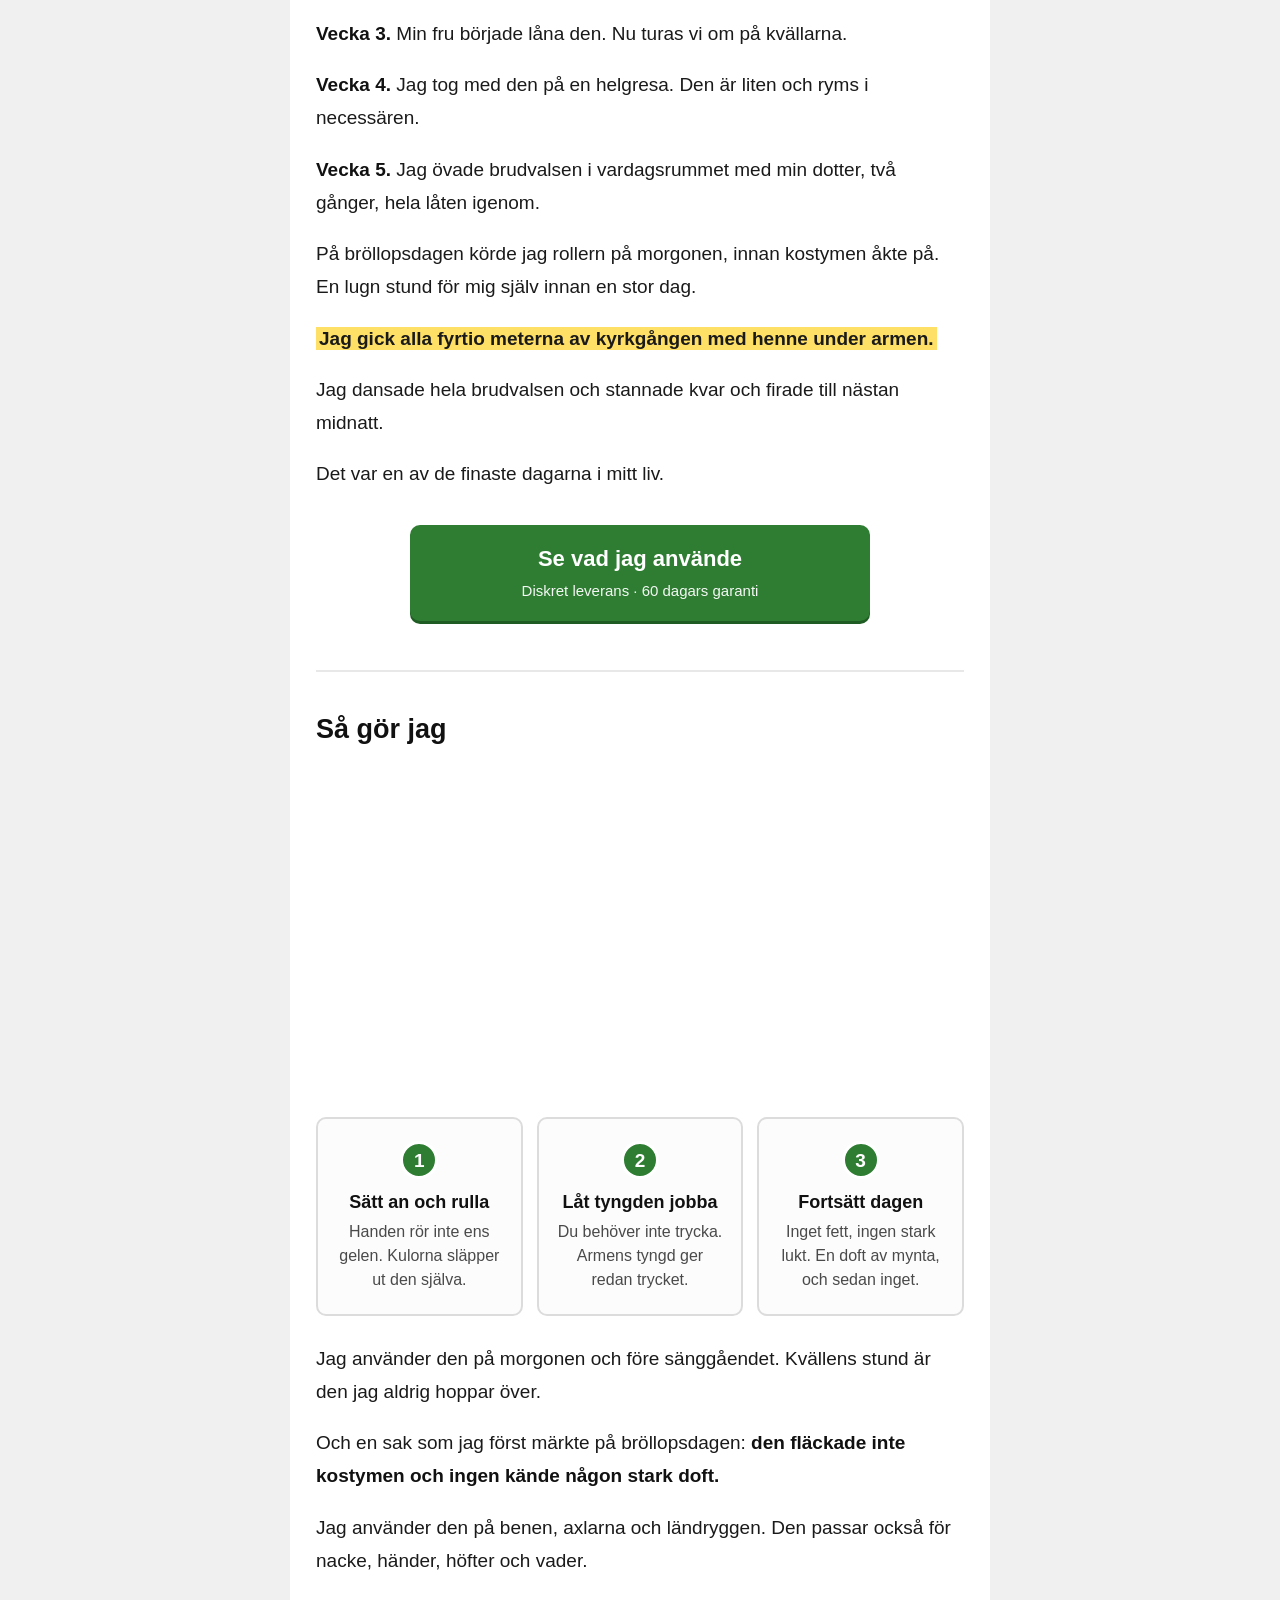
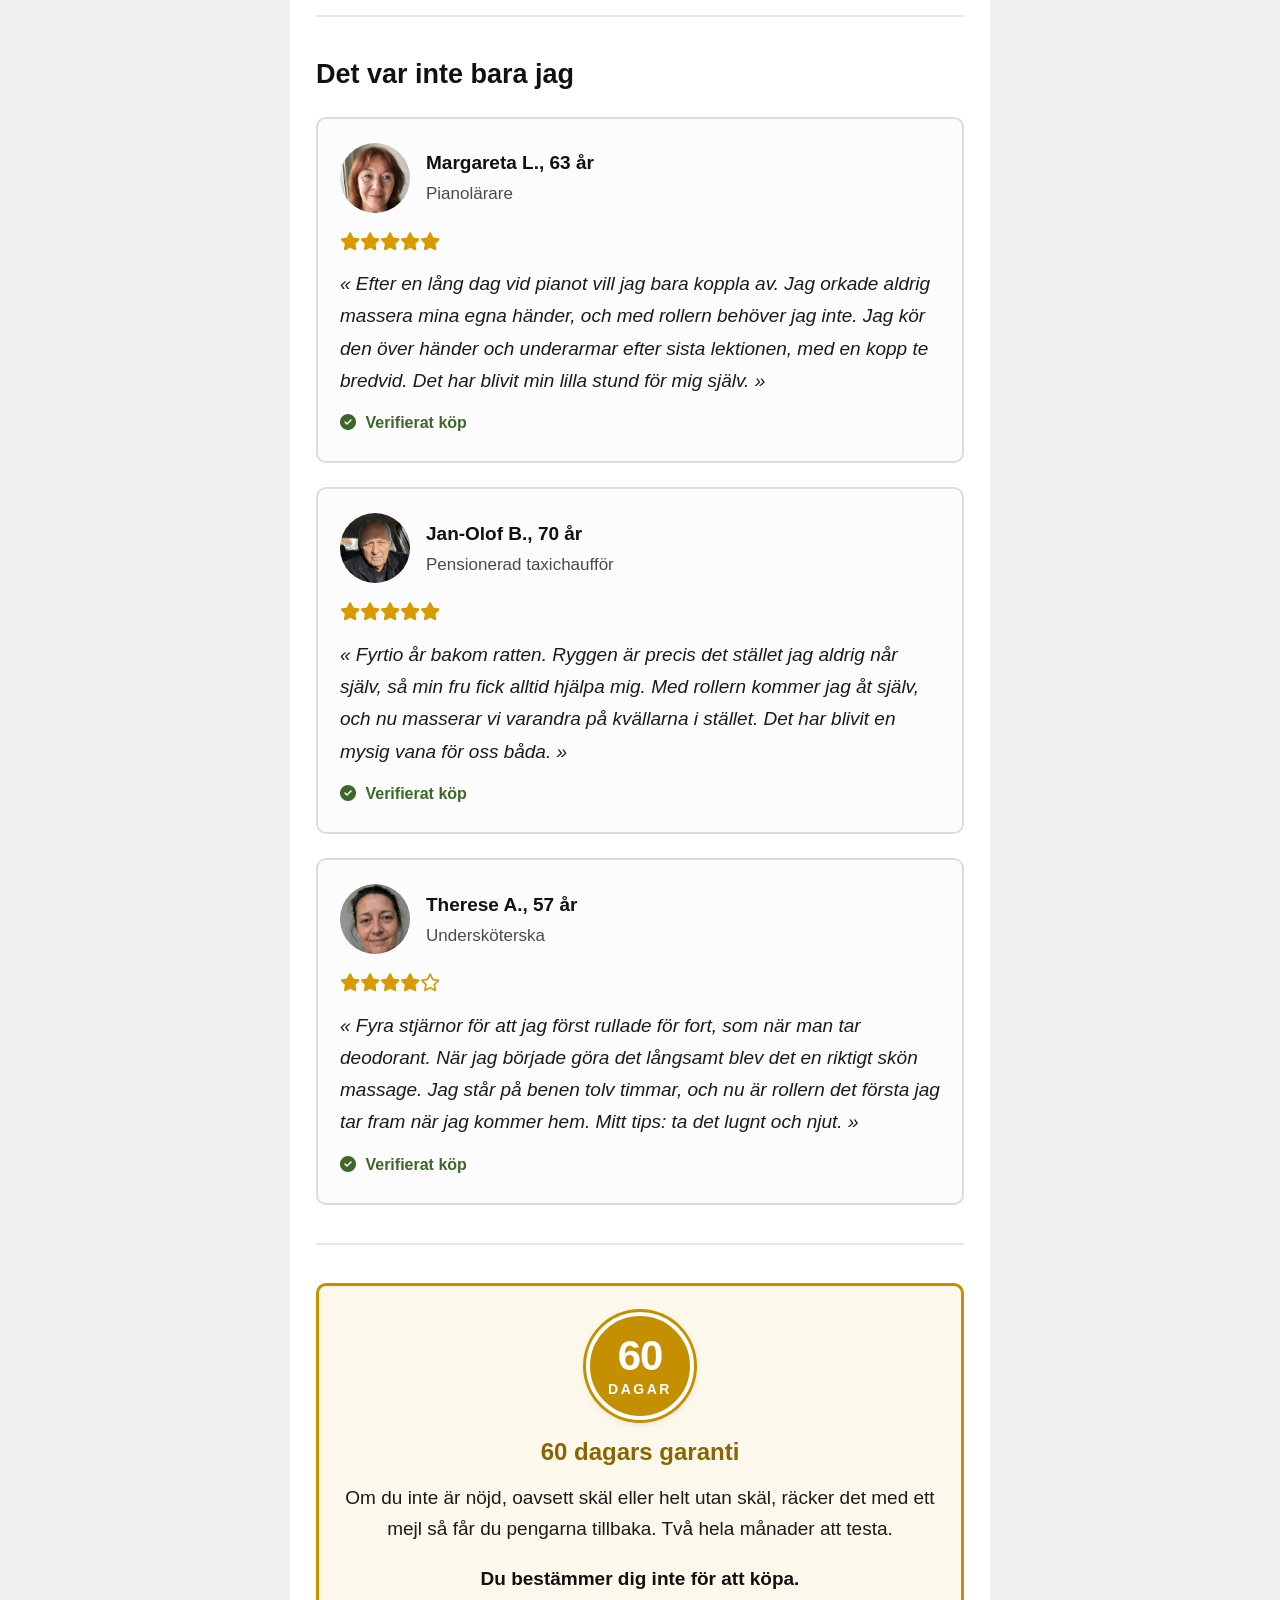
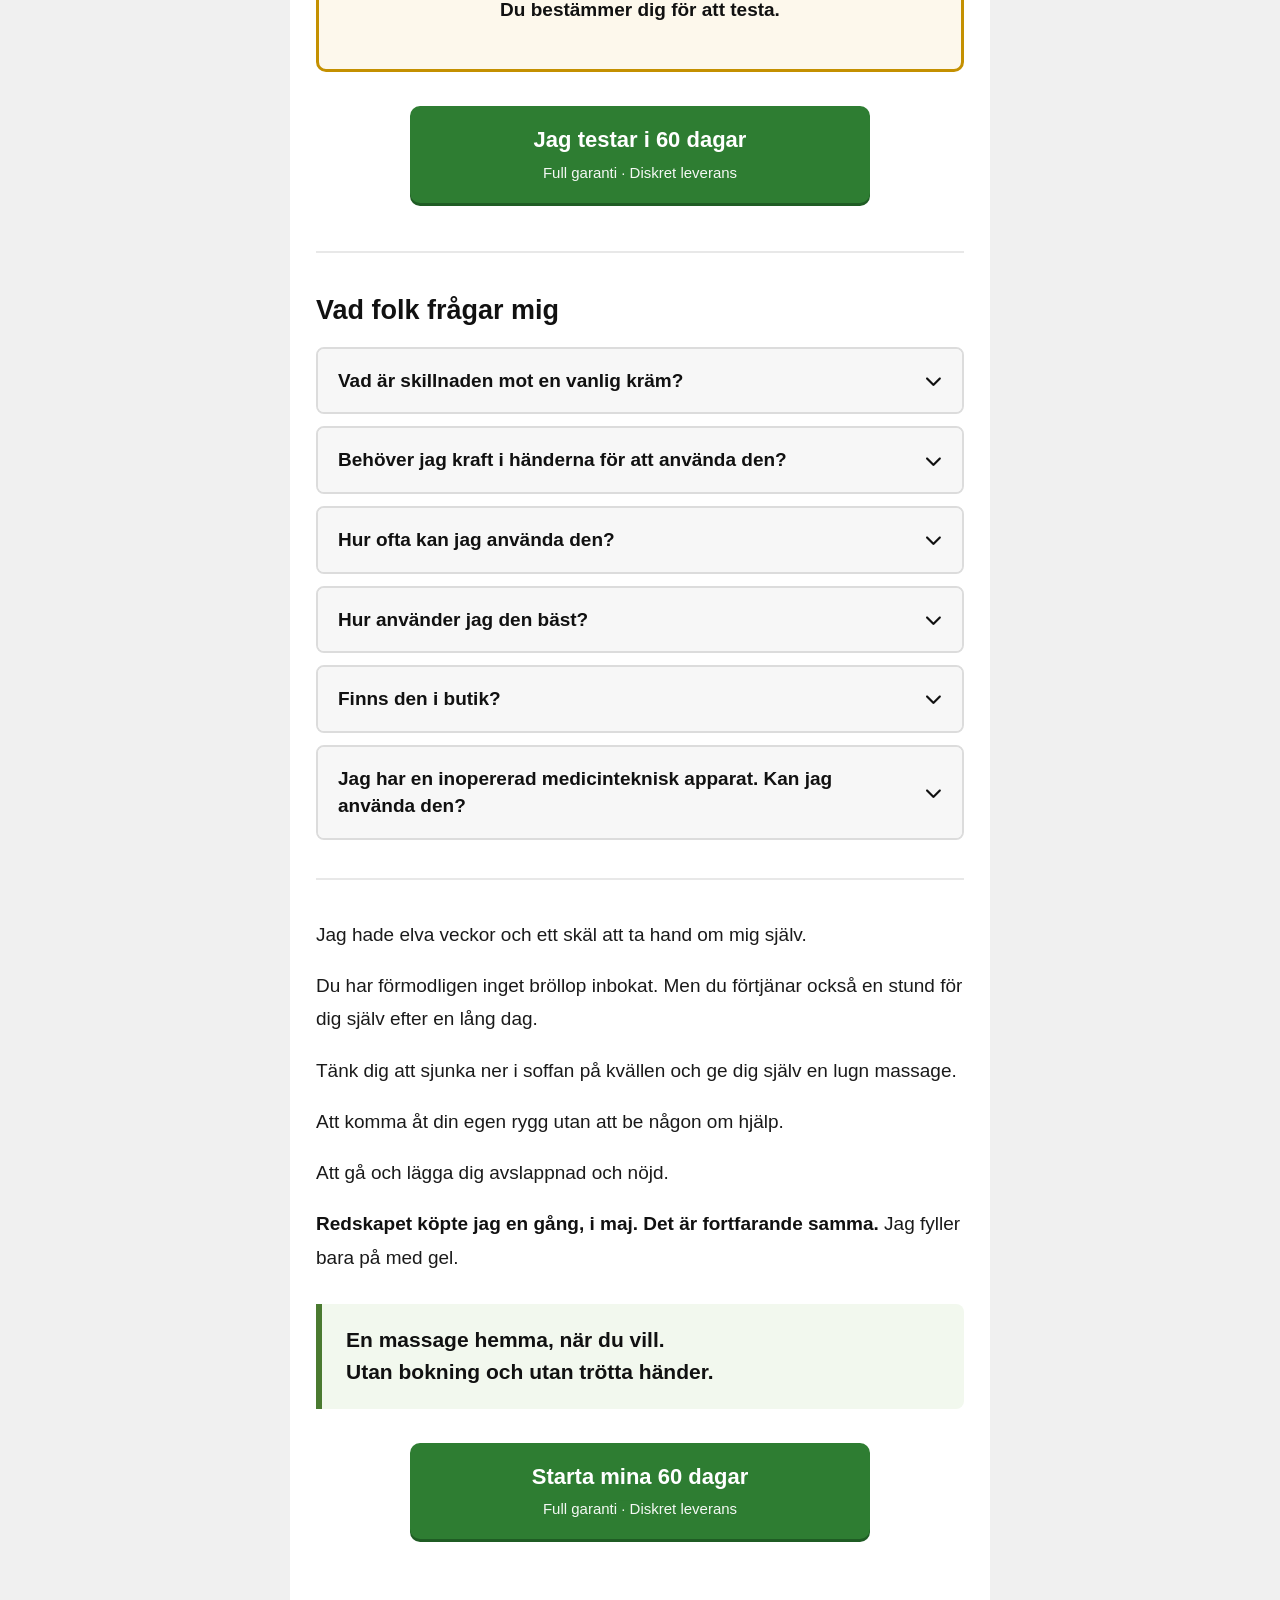
<file: kin-se-wt/index.html>
<!DOCTYPE html>
<html lang="sv-SE">
<head>
  <meta charset="UTF-8">
  <meta name="viewport" content="width=device-width, initial-scale=1.0">
  <title>Advertorial - Kinzeno</title>
  <link rel="stylesheet" href="https://cdnjs.cloudflare.com/ajax/libs/font-awesome/6.5.1/css/all.min.css">
  <style>
    /* ═══════════════════════════════════════
       BASE — otimizado para leitura 55+ em mobile
       Regras: corpo ≥19px, contraste alto,
       nada de texto claro sobre fundo escuro.
    ═══════════════════════════════════════ */
    *, *::before, *::after { box-sizing: border-box; margin: 0; padding: 0; }

    body {
      font-family: 'Segoe UI', -apple-system, BlinkMacSystemFont, sans-serif;
      background: #f0f0f0;
      color: #1a1a1a;
      line-height: 1.75;
      font-size: 19px;
      -webkit-font-smoothing: antialiased;
      -webkit-text-size-adjust: 100%;
    }

    /* ═══════════════════════════════════════
       TOPBAR
    ═══════════════════════════════════════ */
    .msn-topbar {
      background: #fff;
      border-bottom: 1px solid #d5d5d5;
      display: flex;
      justify-content: flex-end;
      align-items: center;
      padding: 12px 20px;
      position: sticky;
      top: 0;
      z-index: 100;
    }

    .advertorial-tag {
      font-size: 13px;
      text-transform: uppercase;
      color: #5a5a5a;
      letter-spacing: 1.2px;
      border: 1px solid #b5b5b5;
      padding: 4px 12px;
      border-radius: 3px;
    }

    /* ═══════════════════════════════════════
       ARTICLE
    ═══════════════════════════════════════ */
    .page-wrap {
      max-width: 700px;
      margin: 0 auto;
      background: #fff;
      min-height: 100vh;
    }

    .article-body {
      padding: 26px 26px 40px;
    }

    h1 {
      font-size: 32px;
      line-height: 1.28;
      font-weight: 700;
      color: #111;
      margin-bottom: 18px;
      letter-spacing: -0.2px;
    }

    h1 .highlight {
      background: #ffe066;
      padding: 0 4px;
      box-decoration-break: clone;
      -webkit-box-decoration-break: clone;
    }

    .subtitle {
      font-size: 20px;
      color: #333;
      margin-bottom: 20px;
      line-height: 1.6;
      font-style: italic;
    }

    .article-meta {
      font-size: 15px;
      color: #5a5a5a;
      border-bottom: 1px solid #e2e2e2;
      padding-bottom: 14px;
      margin-bottom: 20px;
    }

    .social-proof-bar {
      display: flex;
      gap: 24px;
      font-size: 16px;
      color: #444;
      margin-bottom: 24px;
      padding-bottom: 16px;
      border-bottom: 1px solid #e2e2e2;
      flex-wrap: wrap;
    }

    .social-proof-bar span { display: flex; align-items: center; gap: 7px; }
    .social-proof-bar i { color: #c49000; }

    h2 {
      font-size: 27px;
      font-weight: 700;
      color: #111;
      margin: 40px 0 18px;
      line-height: 1.32;
    }

    h3 {
      font-size: 23px;
      font-weight: 600;
      color: #111;
      margin: 30px 0 14px;
      line-height: 1.35;
    }

    p { margin-bottom: 18px; }

    .article-img {
      width: 100%;
      height: auto;
      border-radius: 6px;
      margin: 20px 0;
    }

    .article-video {
      width: 100%;
      height: auto;
      border-radius: 6px;
      margin: 20px 0;
      display: block;
    }

    .article-img-caption {
      font-size: 15px;
      color: #5a5a5a;
      text-align: center;
      margin: -12px 0 20px;
      font-style: italic;
      line-height: 1.5;
    }

    .dual-caption {
      display: grid;
      grid-template-columns: 1fr 1fr;
      gap: 8px;
      margin: -12px 0 22px;
    }

    .dual-caption span {
      font-size: 15px;
      color: #5a5a5a;
      font-style: italic;
      text-align: center;
      line-height: 1.45;
    }

    strong { font-weight: 700; color: #111; }

    blockquote {
      border-left: 5px solid #c49000;
      padding: 16px 20px;
      margin: 24px 0;
      background: #fdf8ec;
      font-size: 21px;
      font-weight: 600;
      line-height: 1.5;
      color: #1a1a1a;
      border-radius: 0 8px 8px 0;
    }

    /* ═══════════════════════════════════════
       DESTAQUES — fundo claro, texto escuro,
       tipo grande. Poucos e espaçados.
    ═══════════════════════════════════════ */

    /* ── AS TRÊS CAMADAS DO ROLLER ── */
    .layer-stack {
      margin: 28px 0;
      border: 3px solid #4a7a30;
      border-radius: 12px;
      overflow: hidden;
    }

    .layer-stack .ls-head {
      background: #4a7a30;
      color: #fff;
      font-size: 17px;
      font-weight: 700;
      text-transform: uppercase;
      letter-spacing: 1.2px;
      padding: 14px 18px;
      text-align: center;
      line-height: 1.4;
    }

    .layer {
      display: flex;
      gap: 16px;
      align-items: flex-start;
      padding: 20px;
      background: #f6faf3;
      border-bottom: 2px solid #dfeed6;
    }

    .layer:last-child { border-bottom: none; }

    .layer .ly-n {
      width: 46px;
      height: 46px;
      border-radius: 50%;
      background: #4a7a30;
      color: #fff;
      font-size: 20px;
      display: flex;
      align-items: center;
      justify-content: center;
      flex-shrink: 0;
    }

    .layer .ly-name {
      font-size: 20px;
      font-weight: 800;
      color: #2b5d1c;
      margin-bottom: 6px;
      line-height: 1.3;
    }

    .layer .ly-txt {
      font-size: 18px;
      line-height: 1.6;
      color: #1a1a1a;
    }

    /* ── AVISO DE SEGURANÇA ── */
    .warn-box {
      margin: 26px 0;
      padding: 20px 22px;
      background: #fdf1f0;
      border: 3px solid #b5342a;
      border-radius: 10px;
    }

    .warn-box .wb-title {
      font-size: 18px;
      font-weight: 800;
      color: #96271e;
      margin-bottom: 10px;
      display: flex;
      align-items: center;
      gap: 10px;
      line-height: 1.35;
    }

    .warn-box p {
      font-size: 18px;
      line-height: 1.6;
      margin: 0;
    }

    /* ── HERANÇA BOTÂNICA ── */
    .herb-grid {
      display: grid;
      grid-template-columns: 1fr 1fr;
      gap: 14px;
      margin: 26px 0;
    }

    .herb {
      background: #fcfbf7;
      border: 2px solid #e4dcc8;
      border-radius: 10px;
      overflow: hidden;
    }

    .herb img { width: 100%; height: auto; display: block; }

    .herb .herb-body { padding: 20px 18px 20px; }

    .herb .herb-badge {
      width: 54px;
      height: 54px;
      border-radius: 50%;
      background: #f6efdc;
      border: 2px solid #d8c79b;
      color: #8a6500;
      font-size: 23px;
      display: flex;
      align-items: center;
      justify-content: center;
      margin-bottom: 14px;
    }

    .herb .herb-name {
      font-size: 19px;
      font-weight: 700;
      color: #111;
      line-height: 1.3;
      margin-bottom: 3px;
    }

    .herb .herb-latin {
      font-size: 15px;
      font-style: italic;
      color: #7a6a45;
      margin-bottom: 9px;
    }

    .herb .herb-txt {
      font-size: 17px;
      line-height: 1.55;
      color: #333;
      margin-bottom: 11px;
    }

    .herb .herb-origin {
      font-size: 14px;
      font-weight: 700;
      color: #8a6500;
      background: #f6efdc;
      border-radius: 5px;
      padding: 6px 10px;
      display: inline-block;
      line-height: 1.4;
    }

    @media (max-width: 560px) {
      .herb-grid { grid-template-columns: 1fr; }
    }

    /* ── IMAGEM DENTRO DO CARD DE ATIVO ── */
    .ing-img {
      width: 100%;
      height: auto;
      border-radius: 8px;
      margin: 0 0 16px;
      display: block;
    }

    /* ── PASSO A PASSO DA APLICAÇÃO ── */
    .step-grid {
      display: grid;
      grid-template-columns: repeat(3, 1fr);
      gap: 14px;
      margin: 26px 0;
    }

    .step-card {
      background: #fcfcfc;
      border: 2px solid #dcdcdc;
      border-radius: 10px;
      overflow: hidden;
      text-align: center;
    }

    .step-card img {
      width: 100%;
      height: auto;
      display: block;
    }

    .step-card .step-body { padding: 0 12px 16px; }

    .step-card .step-n {
      width: 38px;
      height: 38px;
      border-radius: 50%;
      background: #2e7d32;
      color: #fff;
      font-size: 19px;
      font-weight: 800;
      display: flex;
      align-items: center;
      justify-content: center;
      margin: -19px auto 10px;
      border: 3px solid #fff;
      position: relative;
    }


    .step-card.noimg .step-body { padding: 22px 16px; }

    .step-card.noimg .step-n {
      margin: 0 auto 12px;
      position: static;
    }

    .step-card .step-t {
      font-size: 18px;
      font-weight: 700;
      color: #111;
      margin-bottom: 5px;
      line-height: 1.3;
    }

    .step-card .step-d {
      font-size: 16px;
      color: #4a4a4a;
      line-height: 1.5;
    }

    /* 1. REFRAME — o pivô. Máx. 2 na página. */
    .reframe {
      margin: 36px 0;
      padding: 30px 26px;
      background: #fdf8ec;
      border: 3px solid #c49000;
      border-radius: 10px;
      text-align: center;
    }

    .reframe p {
      font-size: 25px;
      font-weight: 700;
      line-height: 1.4;
      margin: 0;
      color: #111;
    }

    .reframe em {
      font-style: normal;
      background: #ffe066;
      padding: 0 5px;
      box-decoration-break: clone;
      -webkit-box-decoration-break: clone;
    }

    .reframe .kicker {
      display: block;
      font-size: 14px;
      font-weight: 700;
      text-transform: uppercase;
      letter-spacing: 1.5px;
      color: #8a6500;
      margin-bottom: 14px;
    }

    /* 2. STAT — número que para o scroll. Máx. 2. */
    .stat-block {
      margin: 28px 0;
      padding: 24px;
      background: #fdf8ec;
      border: 3px solid #c49000;
      border-radius: 10px;
      text-align: center;
    }

    .stat-block .stat-num {
      font-size: 60px;
      font-weight: 800;
      color: #a87c00;
      line-height: 1;
      display: block;
      margin-bottom: 12px;
    }

    .stat-block .stat-txt {
      font-size: 19px;
      line-height: 1.6;
      color: #1a1a1a;
    }

    /* 3. CICLO — o mecanismo. 1 uso. */
    /* 3b. ROTAS — tópico vs cápsula vs remédio. 1 uso. */
    .route-box {
      margin: 30px 0;
      border: 3px solid #b5342a;
      border-radius: 12px;
      overflow: hidden;
    }

    .route-box .route-head {
      background: #b5342a;
      color: #fff;
      font-size: 17px;
      font-weight: 700;
      text-transform: uppercase;
      letter-spacing: 1.2px;
      padding: 14px 18px;
      text-align: center;
      line-height: 1.4;
    }

    .route {
      padding: 20px 20px;
      border-bottom: 2px solid #f0dcda;
      background: #fdf1f0;
    }

    .route:last-child { border-bottom: none; }

    .route.win { background: #f2f8ee; border-top: 3px solid #4a7a30; }

    .route .route-name {
      font-size: 20px;
      font-weight: 800;
      color: #96271e;
      margin-bottom: 8px;
      line-height: 1.3;
    }

    .route.win .route-name { color: #2b5d1c; }

    .route .route-path {
      font-size: 16px;
      color: #5a4340;
      margin-bottom: 10px;
      line-height: 1.5;
      font-weight: 600;
    }

    .route.win .route-path { color: #3d5a30; }

    .route .route-verdict {
      font-size: 18px;
      line-height: 1.6;
      color: #1a1a1a;
    }

    .route .route-tag {
      display: inline-block;
      font-size: 14px;
      font-weight: 700;
      text-transform: uppercase;
      letter-spacing: 1px;
      padding: 4px 11px;
      border-radius: 4px;
      margin-top: 12px;
      background: #b5342a;
      color: #fff;
    }

    .route.win .route-tag { background: #2e7d32; }

    .cycle-box {
      margin: 32px 0;
      padding: 24px 22px;
      background: #fdf1f0;
      border: 3px solid #b5342a;
      border-radius: 10px;
    }

    .cycle-box .cycle-title {
      font-size: 16px;
      font-weight: 700;
      text-transform: uppercase;
      letter-spacing: 1.2px;
      color: #96271e;
      margin-bottom: 18px;
      text-align: center;
      line-height: 1.4;
    }

    .cycle-step {
      display: flex;
      align-items: flex-start;
      gap: 14px;
      padding: 11px 0;
      font-size: 19px;
      line-height: 1.55;
      color: #1a1a1a;
    }

    .cycle-step .num {
      width: 34px;
      height: 34px;
      border-radius: 50%;
      background: #b5342a;
      color: #fff;
      font-size: 17px;
      font-weight: 700;
      display: flex;
      align-items: center;
      justify-content: center;
      flex-shrink: 0;
      margin-top: 2px;
    }

    .cycle-loop {
      margin-top: 18px;
      padding-top: 16px;
      border-top: 2px dashed #d9a09a;
      text-align: center;
      font-size: 19px;
      font-weight: 700;
      color: #96271e;
      line-height: 1.5;
    }

    /* 4. KEY-LINE — frase de peso. */
    .key-line {
      margin: 30px 0;
      padding: 20px 24px;
      border-left: 6px solid #4a7a30;
      background: #f2f8ee;
      font-size: 21px;
      font-weight: 600;
      line-height: 1.55;
      color: #111;
      border-radius: 0 8px 8px 0;
    }

    /* 5. MARK — marcador sólido. Uso escasso. */
    .mark {
      background: #ffe066;
      font-weight: 600;
      padding: 1px 3px;
      box-decoration-break: clone;
      -webkit-box-decoration-break: clone;
    }

    /* ═══════════════════════════════════════
       DOCTOR CARD
    ═══════════════════════════════════════ */
    .doctor-card {
      margin: 34px 0;
      padding: 28px 24px;
      background: #f7f8fc;
      border: 1px solid #e6e8f2;
      border-radius: 12px;
    }

    .doctor-card .doctor-intro {
      font-size: 23px;
      font-weight: 700;
      color: #111;
      line-height: 1.4;
      margin: 0 0 22px;
    }

    .doctor-card .photo-ring {
      width: 210px;
      height: 210px;
      margin: 0 auto 20px;
      border-radius: 50%;
      border: 3px dashed #c49000;
      padding: 9px;
      display: flex;
      align-items: center;
      justify-content: center;
    }

    .doctor-card .photo-ring img {
      width: 100%;
      height: 100%;
      border-radius: 50%;
      object-fit: cover;
      display: block;
    }

    .doctor-card .name {
      font-size: 20px;
      font-weight: 700;
      color: #111;
      margin: 0;
      text-align: center;
    }

    .doctor-card .title {
      font-size: 17px;
      color: #4a4a4a;
      margin: 0;
      text-align: center;
    }

    /* ═══════════════════════════════════════
       INGREDIENT CARDS
    ═══════════════════════════════════════ */
    .ingredient-card {
      border: 2px solid #dcdcdc;
      border-radius: 10px;
      padding: 24px 22px;
      margin: 24px 0;
      background: #fcfcfc;
    }

    .ingredient-card .icon-circle {
      width: 60px;
      height: 60px;
      border-radius: 50%;
      display: flex;
      align-items: center;
      justify-content: center;
      margin-bottom: 14px;
      font-size: 26px;
      color: #fff;
    }

    .icon-curcuma { background: #b8860b; }
    .icon-greentea { background: #4a7a30; }
    .icon-piperine { background: #2b2b2b; }

    .ingredient-card h4 {
      font-size: 23px;
      font-weight: 700;
      margin-bottom: 8px;
      color: #111;
      line-height: 1.35;
    }

    .ingredient-card .study-tag {
      display: inline-block;
      font-size: 14px;
      text-transform: uppercase;
      letter-spacing: 0.8px;
      font-weight: 700;
      color: #fff;
      background: #4a7a30;
      padding: 4px 11px;
      border-radius: 4px;
      margin-bottom: 12px;
    }

    .check-list {
      list-style: none;
      margin: 18px 0;
    }

    .check-list li {
      padding: 8px 0 8px 34px;
      position: relative;
      font-size: 19px;
      line-height: 1.6;
    }

    .check-list li::before {
      content: '\f00c';
      font-family: 'Font Awesome 6 Free';
      font-weight: 900;
      color: #4a7a30;
      position: absolute;
      left: 0;
      top: 10px;
      font-size: 17px;
    }

    /* ═══════════════════════════════════════
       TESTIMONIALS
    ═══════════════════════════════════════ */
    .testimonial {
      border: 2px solid #dcdcdc;
      border-radius: 10px;
      padding: 24px 22px;
      margin: 24px 0;
      background: #fcfcfc;
    }

    .testimonial-header {
      display: flex;
      align-items: center;
      gap: 16px;
      margin-bottom: 14px;
    }

    .testimonial-header img {
      width: 70px;
      height: 70px;
      border-radius: 50%;
      object-fit: cover;
      flex-shrink: 0;
    }

    .testimonial-header .info .name {
      font-weight: 700;
      font-size: 19px;
      color: #111;
      margin: 0;
    }

    .testimonial-header .info .meta {
      font-size: 17px;
      color: #4a4a4a;
      margin: 0;
    }

    .stars {
      color: #d99a00;
      font-size: 18px;
      margin-bottom: 10px;
    }

    .testimonial-text {
      font-size: 19px;
      line-height: 1.7;
      color: #1a1a1a;
      font-style: italic;
      margin: 0;
    }

    .verified {
      font-size: 16px;
      color: #3d6628;
      margin: 12px 0 0;
      font-weight: 600;
    }

    .verified i { margin-right: 5px; }

    /* ═══════════════════════════════════════
       CTA
    ═══════════════════════════════════════ */
    .cta-wrap {
      text-align: center;
      margin: 34px 0;
    }

    .cta-btn {
      display: inline-block;
      background: #2e7d32;
      color: #fff;
      font-size: 22px;
      font-weight: 700;
      padding: 20px 32px;
      border-radius: 10px;
      text-decoration: none;
      text-align: center;
      position: relative;
      overflow: hidden;
      transition: background 0.2s;
      width: 100%;
      max-width: 460px;
      line-height: 1.3;
      box-shadow: 0 3px 0 #1f5c24;
    }

    .cta-btn:hover, .cta-btn:focus { background: #256428; }
    .cta-btn:focus-visible { outline: 4px solid #111; outline-offset: 3px; }

    .cta-btn .sub {
      display: block;
      font-size: 15px;
      font-weight: 500;
      opacity: 0.95;
      margin-top: 7px;
      line-height: 1.4;
    }

    .cta-btn::after {
      content: '';
      position: absolute;
      top: 0; left: -100%;
      width: 100%; height: 100%;
      background: linear-gradient(90deg, transparent, rgba(255,255,255,0.22), transparent);
      animation: shine 3.5s infinite;
    }

    @keyframes shine {
      0% { left: -100%; }
      50%, 100% { left: 100%; }
    }

    /* ═══════════════════════════════════════
       GUARANTEE
    ═══════════════════════════════════════ */
    .guarantee-box {
      border: 3px solid #c49000;
      border-radius: 10px;
      padding: 26px 22px;
      margin: 32px 0;
      background: #fdf8ec;
      text-align: center;
    }

    .guarantee-box .seal-css {
      width: 108px;
      height: 108px;
      margin: 0 auto 16px;
      border-radius: 50%;
      background: #c49000;
      border: 4px solid #fff;
      box-shadow: 0 0 0 3px #c49000, 0 2px 8px rgba(0,0,0,.15);
      display: flex;
      flex-direction: column;
      align-items: center;
      justify-content: center;
      color: #fff;
      line-height: 1;
    }

    .guarantee-box .seal-num {
      font-size: 42px;
      font-weight: 800;
      letter-spacing: -1px;
    }

    .guarantee-box .seal-label {
      font-size: 14px;
      font-weight: 700;
      letter-spacing: 2.5px;
      margin-top: 5px;
      text-transform: uppercase;
    }

    .guarantee-box h4 {
      font-size: 24px;
      font-weight: 700;
      color: #8a6500;
      margin-bottom: 14px;
      line-height: 1.35;
    }

    .guarantee-box p {
      font-size: 19px;
      color: #1a1a1a;
      line-height: 1.65;
    }

    /* ═══════════════════════════════════════
       FAQ
    ═══════════════════════════════════════ */
    .faq-item {
      border: 2px solid #dcdcdc;
      border-radius: 8px;
      margin: 12px 0;
      overflow: hidden;
    }

    .faq-question {
      padding: 18px 20px;
      font-weight: 700;
      font-size: 19px;
      cursor: pointer;
      display: flex;
      justify-content: space-between;
      align-items: center;
      gap: 14px;
      background: #f7f7f7;
      color: #111;
      line-height: 1.45;
      transition: background 0.2s;
    }

    .faq-question:hover { background: #ededed; }

    .faq-answer {
      padding: 0 20px;
      max-height: 0;
      overflow: hidden;
      transition: max-height 0.3s ease, padding 0.3s ease;
      font-size: 19px;
      color: #1a1a1a;
      line-height: 1.7;
    }

    .faq-item.open .faq-answer {
      max-height: 900px;
      padding: 18px 20px;
    }

    .faq-item.open .faq-chevron { transform: rotate(180deg); }

    .faq-chevron { transition: transform 0.3s; flex-shrink: 0; font-size: 17px; }

    /* ═══════════════════════════════════════
       FLOATING BAR
    ═══════════════════════════════════════ */
    .floating-bar {
      position: fixed;
      bottom: 0;
      left: 0;
      right: 0;
      background: #fff;
      border-top: 3px solid #2e7d32;
      padding: 10px 14px;
      z-index: 200;
      display: flex;
      justify-content: center;
      box-shadow: 0 -4px 14px rgba(0,0,0,0.12);
    }

    .floating-bar .cta-btn {
      font-size: 19px;
      padding: 15px 22px;
      max-width: 420px;
      box-shadow: none;
    }

    .floating-bar .cta-btn .sub { font-size: 14px; margin-top: 4px; }

    /* ═══════════════════════════════════════
       COMPARISON TABLE
    ═══════════════════════════════════════ */
    .comparison-table {
      width: 100%;
      border-collapse: collapse;
      margin: 24px 0;
      font-size: 17px;
    }

    .comparison-table th {
      background: #ededed;
      padding: 12px 10px;
      text-align: left;
      font-weight: 700;
      font-size: 15px;
      text-transform: uppercase;
      letter-spacing: 0.4px;
      color: #333;
      line-height: 1.35;
    }

    .comparison-table td {
      padding: 13px 10px;
      border-bottom: 1px solid #e2e2e2;
      line-height: 1.45;
      vertical-align: top;
    }

    .comparison-table .fail { color: #a82c22; font-weight: 600; }
    .comparison-table .pass { color: #2e7d32; font-weight: 600; }

    /* ═══════════════════════════════════════
       INFO BOX
    ═══════════════════════════════════════ */
    .info-box {
      background: #eef5fc;
      border-left: 6px solid #2670b0;
      padding: 20px 22px;
      margin: 26px 0;
      border-radius: 0 8px 8px 0;
      font-size: 19px;
      line-height: 1.65;
    }

    .info-box p:last-child { margin-bottom: 0; }

    .warn-box {
      background: #fdf8ec;
      border-left: 6px solid #c49000;
      padding: 20px 22px;
      margin: 26px 0;
      border-radius: 0 8px 8px 0;
      font-size: 19px;
      line-height: 1.65;
    }

    .warn-box p:last-child { margin-bottom: 0; }

    .divider {
      border: none;
      border-top: 2px solid #e8e8e8;
      margin: 38px 0;
    }

    /* ═══════════════════════════════════════
       FOOTER
    ═══════════════════════════════════════ */
    .footer {
      background: #222;
      color: rgba(255,255,255,0.82);
      padding: 30px 24px 120px;
      font-size: 15px;
      line-height: 1.7;
    }

    .footer-brand {
      font-size: 20px;
      font-weight: 700;
      color: #fff;
      margin-bottom: 18px;
    }

    .affiliate-notice {
      background: rgba(255,255,255,0.1);
      border: 1px solid rgba(255,255,255,0.22);
      padding: 15px 16px;
      border-radius: 6px;
      margin-bottom: 18px;
      font-size: 15px;
      color: rgba(255,255,255,0.88);
      line-height: 1.65;
    }

    .disclaimer-toggle {
      display: flex;
      justify-content: space-between;
      align-items: center;
      gap: 12px;
      padding: 15px 0;
      border-bottom: 1px solid rgba(255,255,255,0.18);
      cursor: pointer;
      font-size: 16px;
      color: rgba(255,255,255,0.92);
      font-weight: 600;
      line-height: 1.4;
    }

    .disclaimer-toggle:hover { color: #fff; }

    .footer-disclaimer {
      font-size: 14px;
      color: rgba(255,255,255,0.75);
      line-height: 1.75;
      padding: 14px 0;
    }

    .sumir {
      max-height: 0;
      overflow: hidden;
      transition: max-height 0.4s ease, padding 0.3s ease;
      padding: 0;
    }

    .chevron { transition: transform 0.3s; font-size: 14px; flex-shrink: 0; }

    /* ═══════════════════════════════════════
       MOBILE — tipo NÃO diminui, só o padding
    ═══════════════════════════════════════ */
    @media (max-width: 560px) {
      body { font-size: 19px; }
      .article-body { padding: 22px 18px 38px; }
      h1 { font-size: 28px; }
      h2 { font-size: 24px; margin: 34px 0 16px; }
      h3 { font-size: 21px; }
      .subtitle { font-size: 19px; }
      .reframe { padding: 24px 18px; }
      .step-grid { grid-template-columns: 1fr; gap: 16px; }
      .reframe p { font-size: 22px; }
      .stat-block { padding: 20px 16px; }
      .stat-block .stat-num { font-size: 52px; }
      .key-line { font-size: 19px; padding: 18px 18px; }
      .cta-btn { font-size: 20px; padding: 18px 20px; }
      .comparison-table { font-size: 16px; }
      .comparison-table th { font-size: 14px; padding: 10px 7px; }
      .comparison-table td { padding: 11px 7px; }
      .doctor-card { padding: 24px 18px; }
      .doctor-card .doctor-intro { font-size: 21px; }
      .doctor-card .photo-ring { width: 180px; height: 180px; }
      .footer { padding: 26px 18px 120px; }
    }

    @media (prefers-reduced-motion: reduce) {
      .cta-btn::after { animation: none; }
      * { transition-duration: 0.01ms !important; }
    }
  </style>
</head>
<body>

<div class="page-wrap">

  <div class="msn-topbar">
    <div class="advertorial-tag">Annons</div>
  </div>

  <div class="article-body">

    <h1>Jag ville känna mig utvilad och bekväm på min dotters bröllop. <span class="highlight">Min kvällsrutin med en massageroller med fem kulor blev min favoritstund på dagen.</span></h1>

    <p class="subtitle">Efter 38 år som brevbärare var mina ben och min rygg ofta trötta efter en lång dag. Jag letade efter ett enkelt sätt att koppla av, och hittade något jag kunde använda helt själv.</p>

    <img src="index_files/1.webp" alt="Far som följer sin dotter uppför kyrkgången" class="article-img">

    <div class="article-meta">
      <span>Publicerad: <span id="dynamic-date">24 november 2026</span></span>
    </div>

    <div class="social-proof-bar">
      <span><i class="fas fa-share-alt"></i> <span id="shares-count">512</span> delningar</span>
      <span><i class="fas fa-comment"></i> <span id="comments-count">178</span> kommentarer</span>
    </div>

    <p>Jag är 64 år och var brevbärare i 38 av dem.</p>

    <p>Över 130 000 kilometer till fots, tre varv runt jorden, med väskan alltid på höger axel.</p>

    <p>Efter en sådan dag var benen tunga och axlarna spända. Det enda jag ville på kvällen var att sätta mig ner och slappna av.</p>

    <p>I mars ringde min dotter och sa att hon skulle gifta sig i september.</p>

    <p>Jag grät i telefonen. Sedan bestämde jag mig för en sak: <strong>på den dagen skulle jag känna mig pigg, avslappnad och i form att njuta av varje minut.</strong></p>

    <p>Kyrkgången är ungefär fyrtio meter, och efter den väntade en lång kväll med middag, tal och dans.</p>

    <hr class="divider">

    <h2>Jag provade allt för att koppla av</h2>

    <p>Jag köpte badsalt och varma fotbad. Jag provade olika krämer och lotioner med doft av mynta och kamfer. Jag köpte en värmekudde.</p>

    <p>Allt kändes skönt en stund, men jag saknade det som jag tyckte bäst om: <strong>en ordentlig massage.</strong></p>

    <p>Jag räknade ihop det efteråt, av ren nyfikenhet: <strong>nästan 2 000 kronor på sex veckor</strong> på olika produkter. En massage hos en massör kostar dessutom runt 550 kronor per gång, och det har man inte råd med varje vecka.</p>

    <p>Jag berättade om det för min dotter över en söndagsmiddag. Hon lyssnade och ställde en enkel fråga:</p>

    <p><em>«&nbsp;Pappa, när masserade någon dig senast?&nbsp;»</em></p>

    <p>Jag kom inte ihåg.</p>

    <div class="reframe">
      <span class="kicker">Det hon sa</span>
      <p>«&nbsp;Det du saknar är inte en ny kräm.<br>Det är <em>massagen</em>.&nbsp;»</p>
    </div>

    <p>Hon tog en servett och skrev upp skillnaden mellan det jag redan provat och det jag egentligen ville ha.</p>

    <div class="route-box">
      <div class="route-head">Min dotters servett</div>

      <div class="route">
        <div class="route-name">Kräm och lotion</div>
        <div class="route-path">Smörj på med handen → <strong>en skön doft</strong></div>
        <div class="route-verdict">Trevligt för stunden, men det är ingen massage. Och du behöver kladdiga händer för att breda ut den.</div>
        <div class="route-tag">Ingen massage</div>
      </div>

      <div class="route">
        <div class="route-name">Värmekudde och fotbad</div>
        <div class="route-path">Värme utifrån → <strong>slutar när du reser dig</strong></div>
        <div class="route-verdict">Mysigt en kväll i soffan, men du sitter fast på ett ställe och det ger ingen massage.</div>
        <div class="route-tag">Bara värme</div>
      </div>

      <div class="route">
        <div class="route-name">Massör</div>
        <div class="route-path">Bokning → resa → <strong>550 kronor per gång</strong></div>
        <div class="route-verdict">Det bästa, men dyrt och svårt att få till varje vecka.</div>
        <div class="route-tag">Dyrt</div>
      </div>

      <div class="route win">
        <div class="route-name">Det jag letade efter</div>
        <div class="route-path">Massage + gel → <strong>hemma, när jag vill</strong></div>
        <div class="route-verdict">En massage som jag kan ge mig själv i soffan, utan att anstränga händerna och utan att boka tid.</div>
        <div class="route-tag">Massage hemma</div>
      </div>
    </div>

    <hr class="divider">

    <h2>Inspirerat av japansk massage</h2>

    <img loading="lazy" src="index_files/3.webp" alt="Tryckpunkter i japansk shiatsu" class="article-img">

    <p>Min dotter berättade om <strong>shiatsu</strong>, en japansk massageform vars namn betyder "tryck med fingrarna".</p>

    <p>I shiatsu arbetar man med ett lugnt och rytmiskt tryck på olika punkter på kroppen. Många upplever det som djupt avslappnande.</p>

    <div class="key-line">
      Rytmiskt tryck, lugna rörelser och en stund för dig själv.
    </div>

    <p>Då sa jag det mest självklara i världen:</p>

    <p><em>«&nbsp;Då masserar jag mig själv med händerna.&nbsp;»</em></p>

    <p>Hon log och sa:</p>

    <blockquote>«&nbsp;Pappa, du kommer inte åt din egen rygg. Och efter två minuter är du trött i händerna.&nbsp;»</blockquote>

    <p>Hon hade rätt. Att massera sig själv är svårare än man tror.</p>

    <hr class="divider">

    <h2>Då visade hon mig redskapet</h2>

    <p>Hon tog fram telefonen och visade mig något jag aldrig sett: en <strong>massageroller</strong>, ett redskap med fem metallkulor i änden som snurrar åt alla håll, med gelen inuti.</p>

    <p>Den heter <strong>Kinzeno</strong>.</p>

    <img loading="lazy" src="index_files/4.png" alt="Kinzeno massageroller" class="article-img">

    <p>Man smörjer inte med handen. Man <em>rullar</em>. Armens tyngd ger ett jämnt tryck, och de fem kulorna masserar <span class="mark">utan att du behöver anstränga händerna.</span></p>

    <p>Och en detalj som jag uppskattar varje dag: <strong>gelen kommer ut genom kulorna, så fingrarna rör den inte ens.</strong> Inget kladd, inga händer att tvätta efteråt. Sätt an och rulla.</p>

    <p>Eftersom kulorna snurrar 360 grader når den ställen som är svåra att nå själv: ländryggen, skulderbladen och baksidan av benen.</p>

    <div class="layer-stack">
      <div class="ls-head">Tre saker som gör den skön att använda</div>

      <div class="layer">
        <div class="ly-n"><i class="fas fa-hand-dots"></i></div>
        <div>
          <div class="ly-name">Massagen</div>
          <div class="ly-txt">De fem kulorna ger ett rytmiskt tryck, inspirerat av shiatsu, utan att du behöver starka händer.</div>
        </div>
      </div>

      <div class="layer">
        <div class="ly-n"><i class="fas fa-snowflake"></i></div>
        <div>
          <div class="ly-name">Den svala känslan</div>
          <div class="ly-txt">Metallkulorna känns svala mot huden när de rullar, en känsla som många tycker är uppfriskande.</div>
        </div>
      </div>

      <div class="layer">
        <div class="ly-n"><i class="fas fa-leaf"></i></div>
        <div>
          <div class="ly-name">Gelen</div>
          <div class="ly-txt">Gelen glider lätt och har en frisk doft av mynta och örter.</div>
        </div>
      </div>
    </div>

    <p>Hon förklarade också varför hon valde just den:</p>

    <ul class="check-list">
      <li><strong>Lätt att använda</strong>, även för den som inte vill anstränga händerna</li>
      <li>Gelen har <strong>över trettio naturliga beståndsdelar</strong> och en frisk doft</li>
      <li>Det var redan <strong>över 30 000 personer</strong> som använde den</li>
    </ul>

    <p>Jag beställde samma eftermiddag. Den kom efter fyra dagar, och när jag öppnade kartongen var det <strong>exakt fem veckor</strong> kvar till bröllopet.</p>

    <hr class="divider">

    <h2>Vad som finns i gelen</h2>

    <p>Över trettio naturliga beståndsdelar. Det här är fyra av dem:</p>

    <div class="herb-grid">

      <div class="herb">
        <div class="herb-body">
          <div class="herb-badge"><i class="fas fa-seedling"></i></div>
          <div class="herb-name">Gurkmeja</div>
          <div class="herb-latin">Curcuma longa och zedoaria</div>
          <div class="herb-txt">En växt med lång tradition i skönhets- och hudvård i Asien, känd för sin varma färg och doft.</div>
          <div class="herb-origin">Asiatisk tradition</div>
        </div>
      </div>

      <div class="herb">
        <div class="herb-body">
          <div class="herb-badge"><i class="fas fa-fire-flame-simple"></i></div>
          <div class="herb-name">Ingefära</div>
          <div class="herb-latin">Zingiber officinale</div>
          <div class="herb-txt">Ger gelen en varm, kryddig ton som passar bra till en lugn kvällsmassage.</div>
          <div class="herb-origin">Japansk och kinesisk tradition</div>
        </div>
      </div>

      <div class="herb">
        <div class="herb-body">
          <div class="herb-badge"><i class="fas fa-tree"></i></div>
          <div class="herb-name">Boswellia</div>
          <div class="herb-latin">Boswellia serrata</div>
          <div class="herb-txt">Indiskt rökelseharts, uppskattat i århundraden för sin djupa, behagliga doft.</div>
          <div class="herb-origin">Indiskt rökelseharts</div>
        </div>
      </div>

      <div class="herb">
        <div class="herb-body">
          <div class="herb-badge"><i class="fas fa-droplet"></i></div>
          <div class="herb-name">Mentol + E-vitamin</div>
          <div class="herb-latin">Svalka och hudvård</div>
          <div class="herb-txt">Mentolen ger en frisk och sval känsla, och E-vitamin gör att gelen känns mjuk mot huden.</div>
          <div class="herb-origin">För en skön känsla</div>
        </div>
      </div>

    </div>

    <p>Tillsammans med dem kommer ginseng, moringa, arnika, mannitol, allantoin, magnesium, B-komplex och över tjugo andra naturliga ämnen.</p>

    <div class="cta-wrap">
      <span class="cta-btn" id="CTA1">
        Se hela innehållet
        <span class="sub">Diskret leverans · 60 dagars garanti</span>
      </span>
    </div>

    <hr class="divider">

    <h2>De fem veckorna som var kvar</h2>

    <p><strong>Vecka 1.</strong> Det första jag märkte var den svala känslan från metallkulorna när de rullade mot huden. Jag tyckte direkt om att sitta i soffan och rulla en stund på kvällen.</p>

    <p><strong>Vecka 2.</strong> Kvällsmassagen blev en vana. Tio minuter i lugn och ro innan jag gick och lade mig, och jag kände mig avslappnad när jag kröp ner i sängen.</p>

    <p><strong>Vecka 3.</strong> Min fru började låna den. Nu turas vi om på kvällarna.</p>

    <p><strong>Vecka 4.</strong> Jag tog med den på en helgresa. Den är liten och ryms i necessären.</p>

    <p><strong>Vecka 5.</strong> Jag övade brudvalsen i vardagsrummet med min dotter, två gånger, hela låten igenom.</p>

    <p>På bröllopsdagen körde jag rollern på morgonen, innan kostymen åkte på. En lugn stund för mig själv innan en stor dag.</p>

    <p><span class="mark">Jag gick alla fyrtio meterna av kyrkgången med henne under armen.</span></p>

    <p>Jag dansade hela brudvalsen och stannade kvar och firade till nästan midnatt.</p>

    <p>Det var en av de finaste dagarna i mitt liv.</p>

    <div class="cta-wrap">
      <span class="cta-btn" id="CTA2">
        Se vad jag använde
        <span class="sub">Diskret leverans · 60 dagars garanti</span>
      </span>
    </div>

    <hr class="divider">

    <h2>Så gör jag</h2>

    <video class="article-video" src="index_files/kinzeno.mp4" autoplay muted loop playsinline preload="none"></video>

    <div class="step-grid step-grid-noimg">
      <div class="step-card noimg">
        <div class="step-body">
          <div class="step-n">1</div>
          <div class="step-t">Sätt an och rulla</div>
          <div class="step-d">Handen rör inte ens gelen. Kulorna släpper ut den själva.</div>
        </div>
      </div>
      <div class="step-card noimg">
        <div class="step-body">
          <div class="step-n">2</div>
          <div class="step-t">Låt tyngden jobba</div>
          <div class="step-d">Du behöver inte trycka. Armens tyngd ger redan trycket.</div>
        </div>
      </div>
      <div class="step-card noimg">
        <div class="step-body">
          <div class="step-n">3</div>
          <div class="step-t">Fortsätt dagen</div>
          <div class="step-d">Inget fett, ingen stark lukt. En doft av mynta, och sedan inget.</div>
        </div>
      </div>
    </div>

    <p>Jag använder den på morgonen och före sänggåendet. Kvällens stund är den jag aldrig hoppar över.</p>

    <p>Och en sak som jag först märkte på bröllopsdagen: <strong>den fläckade inte kostymen och ingen kände någon stark doft.</strong></p>

    <p>Jag använder den på benen, axlarna och ländryggen. Den passar också för nacke, händer, höfter och vader.</p>

    <hr class="divider">

    <h2>Det var inte bara jag</h2>

    <div class="testimonial">
      <div class="testimonial-header">
        <img loading="lazy" src="index_files/8.webp" alt="Margareta L.">
        <div class="info">
          <p class="name">Margareta L., 63 år</p>
          <p class="meta">Pianolärare</p>
        </div>
      </div>
      <div class="stars"><i class="fas fa-star"></i><i class="fas fa-star"></i><i class="fas fa-star"></i><i class="fas fa-star"></i><i class="fas fa-star"></i></div>
      <p class="testimonial-text">«&nbsp;Efter en lång dag vid pianot vill jag bara koppla av. Jag orkade aldrig massera mina egna händer, och med rollern behöver jag inte. Jag kör den över händer och underarmar efter sista lektionen, med en kopp te bredvid. Det har blivit min lilla stund för mig själv.&nbsp;»</p>
      <p class="verified"><i class="fas fa-circle-check"></i> Verifierat köp</p>
    </div>

    <div class="testimonial">
      <div class="testimonial-header">
        <img loading="lazy" src="index_files/9.webp" alt="Jan-Olof B.">
        <div class="info">
          <p class="name">Jan-Olof B., 70 år</p>
          <p class="meta">Pensionerad taxichaufför</p>
        </div>
      </div>
      <div class="stars"><i class="fas fa-star"></i><i class="fas fa-star"></i><i class="fas fa-star"></i><i class="fas fa-star"></i><i class="fas fa-star"></i></div>
      <p class="testimonial-text">«&nbsp;Fyrtio år bakom ratten. Ryggen är precis det stället jag aldrig når själv, så min fru fick alltid hjälpa mig. Med rollern kommer jag åt själv, och nu masserar vi varandra på kvällarna i stället. Det har blivit en mysig vana för oss båda.&nbsp;»</p>
      <p class="verified"><i class="fas fa-circle-check"></i> Verifierat köp</p>
    </div>

    <div class="testimonial">
      <div class="testimonial-header">
        <img loading="lazy" src="index_files/10.webp" alt="Therese A.">
        <div class="info">
          <p class="name">Therese A., 57 år</p>
          <p class="meta">Undersköterska</p>
        </div>
      </div>
      <div class="stars"><i class="fas fa-star"></i><i class="fas fa-star"></i><i class="fas fa-star"></i><i class="fas fa-star"></i><i class="far fa-star"></i></div>
      <p class="testimonial-text">«&nbsp;Fyra stjärnor för att jag först rullade för fort, som när man tar deodorant. När jag började göra det långsamt blev det en riktigt skön massage. Jag står på benen tolv timmar, och nu är rollern det första jag tar fram när jag kommer hem. Mitt tips: ta det lugnt och njut.&nbsp;»</p>
      <p class="verified"><i class="fas fa-circle-check"></i> Verifierat köp</p>
    </div>

    <hr class="divider">

    <div class="guarantee-box">
      <div class="seal-css">
        <span class="seal-num">60</span>
        <span class="seal-label">Dagar</span>
      </div>
      <h4>60 dagars garanti</h4>
      <p>Om du inte är nöjd, oavsett skäl eller helt utan skäl, räcker det med ett mejl så får du pengarna tillbaka. Två hela månader att testa.</p>
      <p style="margin-top:12px; font-size:19px; font-weight:700; color:#111;">Du bestämmer dig inte för att köpa.<br>Du bestämmer dig för att testa.</p>
    </div>

    <div class="cta-wrap">
      <span class="cta-btn" id="CTA3">
        Jag testar i 60 dagar
        <span class="sub">Full garanti · Diskret leverans</span>
      </span>
    </div>

    <hr class="divider">

    <h2>Vad folk frågar mig</h2>

    <div class="faq-item">
      <div class="faq-question" onclick="this.parentElement.classList.toggle('open')">
        <span>Vad är skillnaden mot en vanlig kräm?</span>
        <i class="fas fa-chevron-down faq-chevron"></i>
      </div>
      <div class="faq-answer">
        <p>En kräm breder man ut med handen. Med rollern får du en massage med fem kulor samtidigt som gelen läggs på, utan kladdiga fingrar.</p>
      </div>
    </div>

    <div class="faq-item">
      <div class="faq-question" onclick="this.parentElement.classList.toggle('open')">
        <span>Behöver jag kraft i händerna för att använda den?</span>
        <i class="fas fa-chevron-down faq-chevron"></i>
      </div>
      <div class="faq-answer">
        <p>Nej. Armens tyngd ger trycket och kulorna snurrar av sig själva. Du behöver inte trycka hårt.</p>
      </div>
    </div>

    <div class="faq-item">
      <div class="faq-question" onclick="this.parentElement.classList.toggle('open')">
        <span>Hur ofta kan jag använda den?</span>
        <i class="fas fa-chevron-down faq-chevron"></i>
      </div>
      <div class="faq-answer">
        <p>Så ofta du vill. Jag använder den morgon och kväll. Använd den inte på skadad eller irriterad hud.</p>
      </div>
    </div>

    <div class="faq-item">
      <div class="faq-question" onclick="this.parentElement.classList.toggle('open')">
        <span>Hur använder jag den bäst?</span>
        <i class="fas fa-chevron-down faq-chevron"></i>
      </div>
      <div class="faq-answer">
        <p>Rulla långsamt och i lugn takt. För fort är det vanligaste misstaget. Ta det lugnt och låt massagen ta sin tid.</p>
      </div>
    </div>

    <div class="faq-item">
      <div class="faq-question" onclick="this.parentElement.classList.toggle('open')">
        <span>Finns den i butik?</span>
        <i class="fas fa-chevron-down faq-chevron"></i>
      </div>
      <div class="faq-answer">
        <p>Nej. Bara via den officiella sidan.</p>
      </div>
    </div>

    <div class="faq-item">
      <div class="faq-question" onclick="this.parentElement.classList.toggle('open')">
        <span>Jag har en inopererad medicinteknisk apparat. Kan jag använda den?</span>
        <i class="fas fa-chevron-down faq-chevron"></i>
      </div>
      <div class="faq-answer">
        <p>Kulorna innehåller magneter, så den som har pacemaker, defibrillator, cochleaimplantat eller insulinpump bör fråga sin läkare innan användning.</p>
      </div>
    </div>

    <hr class="divider">

    <p>Jag hade elva veckor och ett skäl att ta hand om mig själv.</p>

    <p>Du har förmodligen inget bröllop inbokat. Men du förtjänar också en stund för dig själv efter en lång dag.</p>

    <p>Tänk dig att sjunka ner i soffan på kvällen och ge dig själv en lugn massage.</p>

    <p>Att komma åt din egen rygg utan att be någon om hjälp.</p>

    <p>Att gå och lägga dig avslappnad och nöjd.</p>

    <p><strong>Redskapet köpte jag en gång, i maj. Det är fortfarande samma.</strong> Jag fyller bara på med gel.</p>

    <div class="key-line">
      En massage hemma, när du vill.<br>Utan bokning och utan trötta händer.
    </div>

    <div class="cta-wrap">
      <span class="cta-btn" id="CTA4">
        Starta mina 60 dagar
        <span class="sub">Full garanti · Diskret leverans</span>
      </span>
    </div>

  </div><!-- /article-body -->


</div><!-- /page-wrap -->

<div class="floating-bar" id="floatingBar">
  <span class="cta-btn">
    Prova Kinzeno
    <span class="sub">60 dagars garanti</span>
  </span>
</div>

</body>
</html>
</file>
<file: styles.css>
@import url(https://fonts.googleapis.com/css2?family=Open+Sans:ital,wght@0,300..800;1,300..800&family=Dancing+Script:wght@700&family=Merriweather:wght@400;700&display=swap);

/*
! tailwindcss v3.4.1 | MIT License | https://tailwindcss.com
*/

/*
1. Prevent padding and border from affecting element width. (https://github.com/mozdevs/cssremedy/issues/4)
2. Allow adding a border to an element by just adding a border-width. (https://github.com/tailwindcss/tailwindcss/pull/116)
*/

*,
::before,
::after {
  box-sizing: border-box;
  /* 1 */
  border-width: 0;
  /* 2 */
  border-style: solid;
  /* 2 */
  border-color: #e5e7eb;
  /* 2 */
}

::before,
::after {
  --tw-content: '';
}

/*
1. Use a consistent sensible line-height in all browsers.
2. Prevent adjustments of font size after orientation changes in iOS.
3. Use a more readable tab size.
4. Use the user's configured `sans` font-family by default.
5. Use the user's configured `sans` font-feature-settings by default.
6. Use the user's configured `sans` font-variation-settings by default.
7. Disable tap highlights on iOS
*/

html,
:host {
  line-height: 1.5;
  /* 1 */
  -webkit-text-size-adjust: 100%;
  /* 2 */
  -moz-tab-size: 4;
  /* 3 */
  -o-tab-size: 4;
     tab-size: 4;
  /* 3 */
  font-family: "Open sans", sans-serif;
  /* 4 */
  font-feature-settings: normal;
  /* 5 */
  font-variation-settings: normal;
  /* 6 */
  -webkit-tap-highlight-color: transparent;
  /* 7 */
}

/*
1. Remove the margin in all browsers.
2. Inherit line-height from `html` so users can set them as a class directly on the `html` element.
*/

body {
  margin: 0;
  /* 1 */
  line-height: inherit;
  /* 2 */
}

/*
1. Add the correct height in Firefox.
2. Correct the inheritance of border color in Firefox. (https://bugzilla.mozilla.org/show_bug.cgi?id=190655)
3. Ensure horizontal rules are visible by default.
*/

hr {
  height: 0;
  /* 1 */
  color: inherit;
  /* 2 */
  border-top-width: 1px;
  /* 3 */
}

/*
Add the correct text decoration in Chrome, Edge, and Safari.
*/

abbr:where([title]) {
  -webkit-text-decoration: underline dotted;
          text-decoration: underline dotted;
}

/*
Remove the default font size and weight for headings.
*/

h1,
h2,
h3,
h4,
h5,
h6 {
  font-size: inherit;
  font-weight: inherit;
}

/*
Reset links to optimize for opt-in styling instead of opt-out.
*/

a {
  color: inherit;
  text-decoration: inherit;
}

/*
Add the correct font weight in Edge and Safari.
*/

b,
strong {
  font-weight: bolder;
}

/*
1. Use the user's configured `mono` font-family by default.
2. Use the user's configured `mono` font-feature-settings by default.
3. Use the user's configured `mono` font-variation-settings by default.
4. Correct the odd `em` font sizing in all browsers.
*/

code,
kbd,
samp,
pre {
  font-family: ui-monospace, SFMono-Regular, Menlo, Monaco, Consolas, "Liberation Mono", "Courier New", monospace;
  /* 1 */
  font-feature-settings: normal;
  /* 2 */
  font-variation-settings: normal;
  /* 3 */
  font-size: 1em;
  /* 4 */
}

/*
Add the correct font size in all browsers.
*/

small {
  font-size: 80%;
}

/*
Prevent `sub` and `sup` elements from affecting the line height in all browsers.
*/

sub,
sup {
  font-size: 75%;
  line-height: 0;
  position: relative;
  vertical-align: baseline;
}

sub {
  bottom: -0.25em;
}

sup {
  top: -0.5em;
}

/*
1. Remove text indentation from table contents in Chrome and Safari. (https://bugs.chromium.org/p/chromium/issues/detail?id=999088, https://bugs.webkit.org/show_bug.cgi?id=201297)
2. Correct table border color inheritance in all Chrome and Safari. (https://bugs.chromium.org/p/chromium/issues/detail?id=935729, https://bugs.webkit.org/show_bug.cgi?id=195016)
3. Remove gaps between table borders by default.
*/

table {
  text-indent: 0;
  /* 1 */
  border-color: inherit;
  /* 2 */
  border-collapse: collapse;
  /* 3 */
}

/*
1. Change the font styles in all browsers.
2. Remove the margin in Firefox and Safari.
3. Remove default padding in all browsers.
*/

button,
input,
optgroup,
select,
textarea {
  font-family: inherit;
  /* 1 */
  font-feature-settings: inherit;
  /* 1 */
  font-variation-settings: inherit;
  /* 1 */
  font-size: 100%;
  /* 1 */
  font-weight: inherit;
  /* 1 */
  line-height: inherit;
  /* 1 */
  color: inherit;
  /* 1 */
  margin: 0;
  /* 2 */
  padding: 0;
  /* 3 */
}

/*
Remove the inheritance of text transform in Edge and Firefox.
*/

button,
select {
  text-transform: none;
}

/*
1. Correct the inability to style clickable types in iOS and Safari.
2. Remove default button styles.
*/

button,
[type='button'],
[type='reset'],
[type='submit'] {
  -webkit-appearance: button;
  /* 1 */
  background-color: transparent;
  /* 2 */
  background-image: none;
  /* 2 */
}

/*
Use the modern Firefox focus style for all focusable elements.
*/

:-moz-focusring {
  outline: auto;
}

/*
Remove the additional `:invalid` styles in Firefox. (https://github.com/mozilla/gecko-dev/blob/2f9eacd9d3d995c937b4251a5557d95d494c9be1/layout/style/res/forms.css#L728-L737)
*/

:-moz-ui-invalid {
  box-shadow: none;
}

/*
Add the correct vertical alignment in Chrome and Firefox.
*/

progress {
  vertical-align: baseline;
}

/*
Correct the cursor style of increment and decrement buttons in Safari.
*/

::-webkit-inner-spin-button,
::-webkit-outer-spin-button {
  height: auto;
}

/*
1. Correct the odd appearance in Chrome and Safari.
2. Correct the outline style in Safari.
*/

[type='search'] {
  -webkit-appearance: textfield;
  /* 1 */
  outline-offset: -2px;
  /* 2 */
}

/*
Remove the inner padding in Chrome and Safari on macOS.
*/

::-webkit-search-decoration {
  -webkit-appearance: none;
}

/*
1. Correct the inability to style clickable types in iOS and Safari.
2. Change font properties to `inherit` in Safari.
*/

::-webkit-file-upload-button {
  -webkit-appearance: button;
  /* 1 */
  font: inherit;
  /* 2 */
}

/*
Add the correct display in Chrome and Safari.
*/

summary {
  display: list-item;
}

/*
Removes the default spacing and border for appropriate elements.
*/

blockquote,
dl,
dd,
h1,
h2,
h3,
h4,
h5,
h6,
hr,
figure,
p,
pre {
  margin: 0;
}

fieldset {
  margin: 0;
  padding: 0;
}

legend {
  padding: 0;
}

ol,
ul,
menu {
  list-style: none;
  margin: 0;
  padding: 0;
}

/*
Reset default styling for dialogs.
*/

dialog {
  padding: 0;
}

/*
Prevent resizing textareas horizontally by default.
*/

textarea {
  resize: vertical;
}

/*
1. Reset the default placeholder opacity in Firefox. (https://github.com/tailwindlabs/tailwindcss/issues/3300)
2. Set the default placeholder color to the user's configured gray 400 color.
*/

input::-moz-placeholder, textarea::-moz-placeholder {
  opacity: 1;
  /* 1 */
  color: #9ca3af;
  /* 2 */
}

input::placeholder,
textarea::placeholder {
  opacity: 1;
  /* 1 */
  color: #9ca3af;
  /* 2 */
}

/*
Set the default cursor for buttons.
*/

button,
[role="button"] {
  cursor: pointer;
}

/*
Make sure disabled buttons don't get the pointer cursor.
*/

:disabled {
  cursor: default;
}

/*
1. Make replaced elements `display: block` by default. (https://github.com/mozdevs/cssremedy/issues/14)
2. Add `vertical-align: middle` to align replaced elements more sensibly by default. (https://github.com/jensimmons/cssremedy/issues/14#issuecomment-634934210)
   This can trigger a poorly considered lint error in some tools but is included by design.
*/

img,
svg,
video,
canvas,
audio,
iframe,
embed,
object {
  display: block;
  /* 1 */
  vertical-align: middle;
  /* 2 */
}

/*
Constrain images and videos to the parent width and preserve their intrinsic aspect ratio. (https://github.com/mozdevs/cssremedy/issues/14)
*/

img,
video {
  max-width: 100%;
  height: auto;
}

/* Make elements with the HTML hidden attribute stay hidden by default */

[hidden] {
  display: none;
}

ul, ol {
  list-style: revert;
  margin: 0px;
  padding: revert;
  padding-left: 1rem;
}

*, ::before, ::after{
  --tw-border-spacing-x: 0;
  --tw-border-spacing-y: 0;
  --tw-translate-x: 0;
  --tw-translate-y: 0;
  --tw-rotate: 0;
  --tw-skew-x: 0;
  --tw-skew-y: 0;
  --tw-scale-x: 1;
  --tw-scale-y: 1;
  --tw-pan-x:  ;
  --tw-pan-y:  ;
  --tw-pinch-zoom:  ;
  --tw-scroll-snap-strictness: proximity;
  --tw-gradient-from-position:  ;
  --tw-gradient-via-position:  ;
  --tw-gradient-to-position:  ;
  --tw-ordinal:  ;
  --tw-slashed-zero:  ;
  --tw-numeric-figure:  ;
  --tw-numeric-spacing:  ;
  --tw-numeric-fraction:  ;
  --tw-ring-inset:  ;
  --tw-ring-offset-width: 0px;
  --tw-ring-offset-color: #fff;
  --tw-ring-color: rgb(59 130 246 / 0.5);
  --tw-ring-offset-shadow: 0 0 #0000;
  --tw-ring-shadow: 0 0 #0000;
  --tw-shadow: 0 0 #0000;
  --tw-shadow-colored: 0 0 #0000;
  --tw-blur:  ;
  --tw-brightness:  ;
  --tw-contrast:  ;
  --tw-grayscale:  ;
  --tw-hue-rotate:  ;
  --tw-invert:  ;
  --tw-saturate:  ;
  --tw-sepia:  ;
  --tw-drop-shadow:  ;
  --tw-backdrop-blur:  ;
  --tw-backdrop-brightness:  ;
  --tw-backdrop-contrast:  ;
  --tw-backdrop-grayscale:  ;
  --tw-backdrop-hue-rotate:  ;
  --tw-backdrop-invert:  ;
  --tw-backdrop-opacity:  ;
  --tw-backdrop-saturate:  ;
  --tw-backdrop-sepia:  ;
}

::backdrop{
  --tw-border-spacing-x: 0;
  --tw-border-spacing-y: 0;
  --tw-translate-x: 0;
  --tw-translate-y: 0;
  --tw-rotate: 0;
  --tw-skew-x: 0;
  --tw-skew-y: 0;
  --tw-scale-x: 1;
  --tw-scale-y: 1;
  --tw-pan-x:  ;
  --tw-pan-y:  ;
  --tw-pinch-zoom:  ;
  --tw-scroll-snap-strictness: proximity;
  --tw-gradient-from-position:  ;
  --tw-gradient-via-position:  ;
  --tw-gradient-to-position:  ;
  --tw-ordinal:  ;
  --tw-slashed-zero:  ;
  --tw-numeric-figure:  ;
  --tw-numeric-spacing:  ;
  --tw-numeric-fraction:  ;
  --tw-ring-inset:  ;
  --tw-ring-offset-width: 0px;
  --tw-ring-offset-color: #fff;
  --tw-ring-color: rgb(59 130 246 / 0.5);
  --tw-ring-offset-shadow: 0 0 #0000;
  --tw-ring-shadow: 0 0 #0000;
  --tw-shadow: 0 0 #0000;
  --tw-shadow-colored: 0 0 #0000;
  --tw-blur:  ;
  --tw-brightness:  ;
  --tw-contrast:  ;
  --tw-grayscale:  ;
  --tw-hue-rotate:  ;
  --tw-invert:  ;
  --tw-saturate:  ;
  --tw-sepia:  ;
  --tw-drop-shadow:  ;
  --tw-backdrop-blur:  ;
  --tw-backdrop-brightness:  ;
  --tw-backdrop-contrast:  ;
  --tw-backdrop-grayscale:  ;
  --tw-backdrop-hue-rotate:  ;
  --tw-backdrop-invert:  ;
  --tw-backdrop-opacity:  ;
  --tw-backdrop-saturate:  ;
  --tw-backdrop-sepia:  ;
}

.container{
  width: 100%;
}

@media (min-width: 640px){
  .container{
    max-width: 640px;
  }
}

@media (min-width: 768px){
  .container{
    max-width: 768px;
  }
}

@media (min-width: 1024px){
  .container{
    max-width: 1024px;
  }
}

@media (min-width: 1280px){
  .container{
    max-width: 1280px;
  }
}

@media (min-width: 1440px){
  .container{
    max-width: 1440px;
  }
}

.visible{
  visibility: visible;
}

.static{
  position: static;
}

.fixed{
  position: fixed;
}

.absolute{
  position: absolute;
}

.relative{
  position: relative;
}

.sticky{
  position: sticky;
}

.-bottom-11{
  bottom: -2.75rem;
}

.-left-3{
  left: -0.75rem;
}

.left-0{
  left: 0px;
}

.left-1\/2{
  left: 50%;
}

.right-0{
  right: 0px;
}

.top-0{
  top: 0px;
}

.top-1\/2{
  top: 50%;
}

.z-0{
  z-index: 0;
}

.z-10{
  z-index: 10;
}

.z-50{
  z-index: 50;
}

.m-0{
  margin: 0px;
}

.-mx-2{
  margin-left: -0.5rem;
  margin-right: -0.5rem;
}

.mx-2{
  margin-left: 0.5rem;
  margin-right: 0.5rem;
}

.mx-auto{
  margin-left: auto;
  margin-right: auto;
}

.my-4{
  margin-top: 1rem;
  margin-bottom: 1rem;
}

.my-8{
  margin-top: 2rem;
  margin-bottom: 2rem;
}

.-mb-8{
  margin-bottom: -2rem;
}

.mb-3{
  margin-bottom: 0.75rem;
}

.mb-4{
  margin-bottom: 1rem;
}

.mb-6{
  margin-bottom: 1.5rem;
}

.mb-8{
  margin-bottom: 2rem;
}

.ml-3{
  margin-left: 0.75rem;
}

.ml-4{
  margin-left: 1rem;
}

.mt-12{
  margin-top: 3rem;
}

.mt-2{
  margin-top: 0.5rem;
}

.mt-4{
  margin-top: 1rem;
}

.mt-5{
  margin-top: 1.25rem;
}

.mt-6{
  margin-top: 1.5rem;
}

.mt-8{
  margin-top: 2rem;
}

.line-clamp-2{
  overflow: hidden;
  display: -webkit-box;
  -webkit-box-orient: vertical;
  -webkit-line-clamp: 2;
}

.block{
  display: block;
}

.inline{
  display: inline;
}

.flex{
  display: flex;
}

.table{
  display: table;
}

.grid{
  display: grid;
}

.hidden{
  display: none;
}

.size-full{
  width: 100%;
  height: 100%;
}

.h-12{
  height: 3rem;
}

.h-16{
  height: 4rem;
}

.h-20{
  height: 5rem;
}

.h-3{
  height: 0.75rem;
}

.h-36{
  height: 9rem;
}

.h-5{
  height: 1.25rem;
}

.h-8{
  height: 2rem;
}

.h-fit{
  height: -moz-fit-content;
  height: fit-content;
}

.h-screen{
  height: 100vh;
}

.min-h-screen{
  min-height: 100vh;
}

.w-12{
  width: 3rem;
}

.w-16{
  width: 4rem;
}

.w-20{
  width: 5rem;
}

.w-24{
  width: 6rem;
}

.w-3{
  width: 0.75rem;
}

.w-36{
  width: 9rem;
}

.w-4{
  width: 1rem;
}

.w-48{
  width: 12rem;
}

.w-5{
  width: 1.25rem;
}

.w-8{
  width: 2rem;
}

.w-fit{
  width: -moz-fit-content;
  width: fit-content;
}

.w-full{
  width: 100%;
}

.max-w-20{
  max-width: 5rem;
}

.max-w-3xl{
  max-width: 48rem;
}

.max-w-4xl{
  max-width: 56rem;
}

.max-w-5xl{
  max-width: 64rem;
}

.max-w-\[120px\]{
  max-width: 120px;
}

.max-w-\[192px\]{
  max-width: 192px;
}

.max-w-\[800px\]{
  max-width: 800px;
}

.max-w-\[920px\]{
  max-width: 920px;
}

.max-w-md{
  max-width: 28rem;
}

.max-w-none{
  max-width: none;
}

.max-w-screen-xl{
  max-width: 1280px;
}

.-translate-x-1\/2{
  --tw-translate-x: -50%;
  transform: translate(var(--tw-translate-x), var(--tw-translate-y)) rotate(var(--tw-rotate)) skewX(var(--tw-skew-x)) skewY(var(--tw-skew-y)) scaleX(var(--tw-scale-x)) scaleY(var(--tw-scale-y));
}

.-translate-y-1\/2{
  --tw-translate-y: -50%;
  transform: translate(var(--tw-translate-x), var(--tw-translate-y)) rotate(var(--tw-rotate)) skewX(var(--tw-skew-x)) skewY(var(--tw-skew-y)) scaleX(var(--tw-scale-x)) scaleY(var(--tw-scale-y));
}

.-rotate-\[20deg\]{
  --tw-rotate: -20deg;
  transform: translate(var(--tw-translate-x), var(--tw-translate-y)) rotate(var(--tw-rotate)) skewX(var(--tw-skew-x)) skewY(var(--tw-skew-y)) scaleX(var(--tw-scale-x)) scaleY(var(--tw-scale-y));
}

.rotate-45{
  --tw-rotate: 45deg;
  transform: translate(var(--tw-translate-x), var(--tw-translate-y)) rotate(var(--tw-rotate)) skewX(var(--tw-skew-x)) skewY(var(--tw-skew-y)) scaleX(var(--tw-scale-x)) scaleY(var(--tw-scale-y));
}

.transform{
  transform: translate(var(--tw-translate-x), var(--tw-translate-y)) rotate(var(--tw-rotate)) skewX(var(--tw-skew-x)) skewY(var(--tw-skew-y)) scaleX(var(--tw-scale-x)) scaleY(var(--tw-scale-y));
}

.auto-cols-fr{
  grid-auto-columns: minmax(0, 1fr);
}

.grid-flow-col{
  grid-auto-flow: column;
}

.grid-rows-2{
  grid-template-rows: repeat(2, minmax(0, 1fr));
}

.flex-row{
  flex-direction: row;
}

.flex-row-reverse{
  flex-direction: row-reverse;
}

.flex-col{
  flex-direction: column;
}

.flex-wrap{
  flex-wrap: wrap;
}

.items-start{
  align-items: flex-start;
}

.items-center{
  align-items: center;
}

.justify-center{
  justify-content: center;
}

.justify-between{
  justify-content: space-between;
}

.gap-1{
  gap: 0.25rem;
}

.gap-10{
  gap: 2.5rem;
}

.gap-12{
  gap: 3rem;
}

.gap-2{
  gap: 0.5rem;
}

.gap-3{
  gap: 0.75rem;
}

.gap-4{
  gap: 1rem;
}

.gap-5{
  gap: 1.25rem;
}

.gap-7{
  gap: 1.75rem;
}

.gap-8{
  gap: 2rem;
}

.space-x-2 > :not([hidden]) ~ :not([hidden]){
  --tw-space-x-reverse: 0;
  margin-right: calc(0.5rem * var(--tw-space-x-reverse));
  margin-left: calc(0.5rem * calc(1 - var(--tw-space-x-reverse)));
}

.space-x-4 > :not([hidden]) ~ :not([hidden]){
  --tw-space-x-reverse: 0;
  margin-right: calc(1rem * var(--tw-space-x-reverse));
  margin-left: calc(1rem * calc(1 - var(--tw-space-x-reverse)));
}

.space-y-2 > :not([hidden]) ~ :not([hidden]){
  --tw-space-y-reverse: 0;
  margin-top: calc(0.5rem * calc(1 - var(--tw-space-y-reverse)));
  margin-bottom: calc(0.5rem * var(--tw-space-y-reverse));
}

.overflow-hidden{
  overflow: hidden;
}

.rounded{
  border-radius: 0.25rem;
}

.rounded-full{
  border-radius: 9999px;
}

.rounded-lg{
  border-radius: 0.5rem;
}

.rounded-md{
  border-radius: 0.375rem;
}

.rounded-xl{
  border-radius: 0.75rem;
}

.rounded-b-lg{
  border-bottom-right-radius: 0.5rem;
  border-bottom-left-radius: 0.5rem;
}

.rounded-b-md{
  border-bottom-right-radius: 0.375rem;
  border-bottom-left-radius: 0.375rem;
}

.rounded-t-md{
  border-top-left-radius: 0.375rem;
  border-top-right-radius: 0.375rem;
}

.border{
  border-width: 1px;
}

.border-2{
  border-width: 2px;
}

.border-b-0{
  border-bottom-width: 0px;
}

.border-b-4{
  border-bottom-width: 4px;
}

.border-l{
  border-left-width: 1px;
}

.border-r{
  border-right-width: 1px;
}

.border-t{
  border-top-width: 1px;
}

.border-t-2{
  border-top-width: 2px;
}

.border-\[\#015bcd\]{
  --tw-border-opacity: 1;
  border-color: rgb(1 91 205 / var(--tw-border-opacity));
}

.border-black{
  --tw-border-opacity: 1;
  border-color: rgb(0 0 0 / var(--tw-border-opacity));
}

.border-gray-200{
  --tw-border-opacity: 1;
  border-color: rgb(229 231 235 / var(--tw-border-opacity));
}

.border-gray-400{
  --tw-border-opacity: 1;
  border-color: rgb(156 163 175 / var(--tw-border-opacity));
}

.border-gray-500{
  --tw-border-opacity: 1;
  border-color: rgb(107 114 128 / var(--tw-border-opacity));
}

.border-pp-blue-grey-500{
  --tw-border-opacity: 1;
  border-color: rgb(58 69 87 / var(--tw-border-opacity));
}

.border-pp-gold-200{
  --tw-border-opacity: 1;
  border-color: rgb(215 198 160 / var(--tw-border-opacity));
}

.border-pp-gold-500{
  --tw-border-opacity: 1;
  border-color: rgb(169 135 53 / var(--tw-border-opacity));
}

.border-pp-grey-400{
  --tw-border-opacity: 1;
  border-color: rgb(162 166 167 / var(--tw-border-opacity));
}

.bg-\[\#d4a853\]{
  --tw-bg-opacity: 1;
  background-color: rgb(212 168 83 / var(--tw-bg-opacity));
}

.bg-\[\#f5f0e1\]{
  --tw-bg-opacity: 1;
  background-color: rgb(245 240 225 / var(--tw-bg-opacity));
}

.bg-gray-100{
  --tw-bg-opacity: 1;
  background-color: rgb(243 244 246 / var(--tw-bg-opacity));
}

.bg-gray-200{
  --tw-bg-opacity: 1;
  background-color: rgb(229 231 235 / var(--tw-bg-opacity));
}

.bg-gray-900{
  --tw-bg-opacity: 1;
  background-color: rgb(17 24 39 / var(--tw-bg-opacity));
}

.bg-gt-orange-60{
  background-color: rgba(255, 248, 233, 1);
}

.bg-pp-blue-grey-500{
  --tw-bg-opacity: 1;
  background-color: rgb(58 69 87 / var(--tw-bg-opacity));
}

.bg-pp-blue-grey-600{
  --tw-bg-opacity: 1;
  background-color: rgb(43 52 66 / var(--tw-bg-opacity));
}

.bg-pp-gold-100{
  --tw-bg-opacity: 1;
  background-color: rgb(246 240 229 / var(--tw-bg-opacity));
}

.bg-pp-gold-700{
  --tw-bg-opacity: 1;
  background-color: rgb(237 230 217 / var(--tw-bg-opacity));
}

.bg-pp-green-600{
  --tw-bg-opacity: 1;
  background-color: rgb(50 143 105 / var(--tw-bg-opacity));
}

.bg-pp-grey-300{
  --tw-bg-opacity: 1;
  background-color: rgb(245 244 243 / var(--tw-bg-opacity));
}

.bg-pp-purple-100{
  --tw-bg-opacity: 1;
  background-color: rgb(87 112 151 / var(--tw-bg-opacity));
}

.bg-pp-yellow-50{
  --tw-bg-opacity: 1;
  background-color: rgb(255 244 216 / var(--tw-bg-opacity));
}

.bg-white{
  --tw-bg-opacity: 1;
  background-color: rgb(255 255 255 / var(--tw-bg-opacity));
}

.bg-gradient-to-b{
  background-image: linear-gradient(to bottom, var(--tw-gradient-stops));
}

.from-pp-green-500{
  --tw-gradient-from: #3faf82 var(--tw-gradient-from-position);
  --tw-gradient-to: rgb(63 175 130 / 0) var(--tw-gradient-to-position);
  --tw-gradient-stops: var(--tw-gradient-from), var(--tw-gradient-to);
}

.to-pp-green-600{
  --tw-gradient-to: #328f69 var(--tw-gradient-to-position);
}

.bg-cover{
  background-size: cover;
}

.bg-right-top{
  background-position: right top;
}

.bg-no-repeat{
  background-repeat: no-repeat;
}

.object-cover{
  -o-object-fit: cover;
     object-fit: cover;
}

.p-0{
  padding: 0px;
}

.p-0\.5{
  padding: 0.125rem;
}

.p-2{
  padding: 0.5rem;
}

.p-4{
  padding: 1rem;
}

.p-8{
  padding: 2rem;
}

.px-10{
  padding-left: 2.5rem;
  padding-right: 2.5rem;
}

.px-14{
  padding-left: 3.5rem;
  padding-right: 3.5rem;
}

.px-2{
  padding-left: 0.5rem;
  padding-right: 0.5rem;
}

.px-4{
  padding-left: 1rem;
  padding-right: 1rem;
}

.px-5{
  padding-left: 1.25rem;
  padding-right: 1.25rem;
}

.px-6{
  padding-left: 1.5rem;
  padding-right: 1.5rem;
}

.py-1{
  padding-top: 0.25rem;
  padding-bottom: 0.25rem;
}

.py-12{
  padding-top: 3rem;
  padding-bottom: 3rem;
}

.py-2{
  padding-top: 0.5rem;
  padding-bottom: 0.5rem;
}

.py-3{
  padding-top: 0.75rem;
  padding-bottom: 0.75rem;
}

.py-4{
  padding-top: 1rem;
  padding-bottom: 1rem;
}

.py-5{
  padding-top: 1.25rem;
  padding-bottom: 1.25rem;
}

.py-6{
  padding-top: 1.5rem;
  padding-bottom: 1.5rem;
}

.py-7{
  padding-top: 1.75rem;
  padding-bottom: 1.75rem;
}

.py-8{
  padding-top: 2rem;
  padding-bottom: 2rem;
}

.pb-14{
  padding-bottom: 3.5rem;
}

.pb-4{
  padding-bottom: 1rem;
}

.pb-6{
  padding-bottom: 1.5rem;
}

.pr-1{
  padding-right: 0.25rem;
}

.pr-2{
  padding-right: 0.5rem;
}

.pt-10{
  padding-top: 2.5rem;
}

.pt-2{
  padding-top: 0.5rem;
}

.pt-4{
  padding-top: 1rem;
}

.pt-8{
  padding-top: 2rem;
}

.text-center{
  text-align: center;
}

.font-ppserif{
  font-family: Merriweather;
}

.font-sans{
  font-family: "Open sans", sans-serif;
}

.font-serif{
  font-family: ui-serif, Georgia, Cambria, "Times New Roman", Times, serif;
}

.text-2xl{
  font-size: 1.5rem;
  line-height: 2rem;
}

.text-3xl{
  font-size: 1.875rem;
  line-height: 2.25rem;
}

.text-\[0\.70rem\]{
  font-size: 0.70rem;
}

.text-\[2\.5rem\]{
  font-size: 2.5rem;
}

.text-\[2rem\]{
  font-size: 2rem;
}

.text-base{
  font-size: 1rem;
  line-height: 1.5rem;
}

.text-lg{
  font-size: 1.125rem;
  line-height: 1.75rem;
}

.text-sm{
  font-size: .9rem;
}

.text-xl{
  font-size: 1.25rem;
  line-height: 1.75rem;
}

.text-xs{
  font-size: 0.75rem;
  line-height: 1rem;
}

.text-xxs{
  font-size: .7rem;
}

.font-bold{
  font-weight: 700;
}

.font-light{
  font-weight: 300;
}

.font-medium{
  font-weight: 500;
}

.font-normal{
  font-weight: 400;
}

.font-semibold{
  font-weight: 600;
}

.uppercase{
  text-transform: uppercase;
}

.italic{
  font-style: italic;
}

.\!leading-none{
  line-height: 1 !important;
}

.leading-\[2\.5rem\]{
  line-height: 2.5rem;
}

.leading-\[2\.8rem\]{
  line-height: 2.8rem;
}

.leading-none{
  line-height: 1;
}

.leading-relaxed{
  line-height: 1.625;
}

.leading-tight{
  line-height: 1.25;
}

.text-\[\#015bcd\]{
  --tw-text-opacity: 1;
  color: rgb(1 91 205 / var(--tw-text-opacity));
}

.text-black{
  --tw-text-opacity: 1;
  color: rgb(0 0 0 / var(--tw-text-opacity));
}

.text-blue-900{
  --tw-text-opacity: 1;
  color: rgb(30 58 138 / var(--tw-text-opacity));
}

.text-gray-500{
  --tw-text-opacity: 1;
  color: rgb(107 114 128 / var(--tw-text-opacity));
}

.text-gray-600{
  --tw-text-opacity: 1;
  color: rgb(75 85 99 / var(--tw-text-opacity));
}

.text-gray-700{
  --tw-text-opacity: 1;
  color: rgb(55 65 81 / var(--tw-text-opacity));
}

.text-gray-800{
  --tw-text-opacity: 1;
  color: rgb(31 41 55 / var(--tw-text-opacity));
}

.text-pp-gold-500{
  --tw-text-opacity: 1;
  color: rgb(169 135 53 / var(--tw-text-opacity));
}

.text-pp-grey-400{
  --tw-text-opacity: 1;
  color: rgb(162 166 167 / var(--tw-text-opacity));
}

.text-pp-grey-500{
  --tw-text-opacity: 1;
  color: rgb(51 51 51 / var(--tw-text-opacity));
}

.text-white{
  --tw-text-opacity: 1;
  color: rgb(255 255 255 / var(--tw-text-opacity));
}

.underline{
  text-decoration-line: underline;
}

.line-through{
  text-decoration-line: line-through;
}

.shadow-2xl{
  --tw-shadow: 0 25px 50px -12px rgb(0 0 0 / 0.25);
  --tw-shadow-colored: 0 25px 50px -12px var(--tw-shadow-color);
  box-shadow: var(--tw-ring-offset-shadow, 0 0 #0000), var(--tw-ring-shadow, 0 0 #0000), var(--tw-shadow);
}

.shadow-lg{
  --tw-shadow: 0 10px 15px -3px rgb(0 0 0 / 0.1), 0 4px 6px -4px rgb(0 0 0 / 0.1);
  --tw-shadow-colored: 0 10px 15px -3px var(--tw-shadow-color), 0 4px 6px -4px var(--tw-shadow-color);
  box-shadow: var(--tw-ring-offset-shadow, 0 0 #0000), var(--tw-ring-shadow, 0 0 #0000), var(--tw-shadow);
}

.shadow-md{
  --tw-shadow: 0 4px 6px -1px rgb(0 0 0 / 0.1), 0 2px 4px -2px rgb(0 0 0 / 0.1);
  --tw-shadow-colored: 0 4px 6px -1px var(--tw-shadow-color), 0 2px 4px -2px var(--tw-shadow-color);
  box-shadow: var(--tw-ring-offset-shadow, 0 0 #0000), var(--tw-ring-shadow, 0 0 #0000), var(--tw-shadow);
}

.drop-shadow-xl{
  --tw-drop-shadow: drop-shadow(0 20px 13px rgb(0 0 0 / 0.03)) drop-shadow(0 8px 5px rgb(0 0 0 / 0.08));
  filter: var(--tw-blur) var(--tw-brightness) var(--tw-contrast) var(--tw-grayscale) var(--tw-hue-rotate) var(--tw-invert) var(--tw-saturate) var(--tw-sepia) var(--tw-drop-shadow);
}

.filter{
  filter: var(--tw-blur) var(--tw-brightness) var(--tw-contrast) var(--tw-grayscale) var(--tw-hue-rotate) var(--tw-invert) var(--tw-saturate) var(--tw-sepia) var(--tw-drop-shadow);
}

.transition-all{
  transition-property: all;
  transition-timing-function: cubic-bezier(0.4, 0, 0.2, 1);
  transition-duration: 150ms;
}

.duration-300{
  transition-duration: 300ms;
}

a {
  color: #3e92d0;
  font-weight: 600;
}

@keyframes animate-stripes {
  from {
    background-position: 0 0;
  }

  to {
    background-position: 60px 0;
  }
}

@keyframes spin {
  from {
    transform: rotate(0deg);
  }

  to {
    transform: rotate(360deg);
  }
}

/* Heading style */

h1{
  margin-top: 1rem;
  font-family: Merriweather;
  font-size: 1.25rem;
  line-height: 1.75rem;
  font-weight: 700;
}

@media (min-width: 640px){
  h1{
    font-size: 2.25rem;
    line-height: 2.5rem;
  }
}

h2{
  margin-top: 0.75rem;
  font-family: Merriweather;
  font-size: 1.125rem;
  line-height: 1.75rem;
  font-weight: 600;
}

@media (min-width: 640px){
  h2{
    font-size: 1.875rem;
    line-height: 2.25rem;
  }
}

h3{
  margin-top: 0.5rem;
  font-family: Merriweather;
  font-size: 1rem;
  line-height: 1.5rem;
  font-weight: 500;
}

@media (min-width: 640px){
  h3{
    font-size: 1.5rem;
    line-height: 2rem;
  }
}

h4{
  margin-top: 0.25rem;
  font-family: Merriweather;
  font-size: .9rem;
  font-weight: 400;
}

@media (min-width: 640px){
  h4{
    font-size: 1.25rem;
    line-height: 1.75rem;
  }
}

h5{
  margin-top: 0.25rem;
  font-family: Merriweather;
  font-size: 0.75rem;
  line-height: 1rem;
  font-weight: 400;
}

@media (min-width: 640px){
  h5{
    font-size: 1.125rem;
    line-height: 1.75rem;
  }
}

h6{
  margin-top: 0.25rem;
  font-family: Merriweather;
  font-size: 0.75rem;
  line-height: 1rem;
  font-weight: 400;
}

@media (min-width: 640px){
  h6{
    font-size: 1rem;
    line-height: 1.5rem;
  }
}

/* Citations */

blockquote{
  margin-left: 1rem;
  margin-right: 1rem;
  border-radius: 0.375rem;
  border-left-width: 4px;
  border-right-width: 4px;
  --tw-border-opacity: 1;
  border-color: rgb(169 135 53 / var(--tw-border-opacity));
  padding-left: 1rem;
  padding-right: 1rem;
  padding-top: 0.5rem;
  padding-bottom: 0.5rem;
  font-style: italic;
}

figure {
  max-width: 100%;
}

.aligncenter {
  margin: 0 auto;
}

.badge-spin {
  animation: spin 8s linear infinite;
}

.stripes {
  background-size: 30px 30px;
  background-image: linear-gradient(135deg, rgba(255, 255, 255, .15) 25%, transparent 25%, transparent 50%, rgba(255, 255, 255, .15) 50%, rgba(255, 255, 255, .15) 75%, transparent 75%, transparent);
}

.stripes.animated {
  animation: animate-stripes 1.2s linear infinite;
}

.hover\:bg-\[\#c49943\]:hover{
  --tw-bg-opacity: 1;
  background-color: rgb(196 153 67 / var(--tw-bg-opacity));
}

.hover\:text-black:hover{
  --tw-text-opacity: 1;
  color: rgb(0 0 0 / var(--tw-text-opacity));
}

.hover\:text-pp-green-500:hover{
  --tw-text-opacity: 1;
  color: rgb(63 175 130 / var(--tw-text-opacity));
}

.hover\:underline:hover{
  text-decoration-line: underline;
}

.hover\:opacity-90:hover{
  opacity: 0.9;
}

.hover\:shadow-lg:hover{
  --tw-shadow: 0 10px 15px -3px rgb(0 0 0 / 0.1), 0 4px 6px -4px rgb(0 0 0 / 0.1);
  --tw-shadow-colored: 0 10px 15px -3px var(--tw-shadow-color), 0 4px 6px -4px var(--tw-shadow-color);
  box-shadow: var(--tw-ring-offset-shadow, 0 0 #0000), var(--tw-ring-shadow, 0 0 #0000), var(--tw-shadow);
}

.hover\:shadow-xl:hover{
  --tw-shadow: 0 20px 25px -5px rgb(0 0 0 / 0.1), 0 8px 10px -6px rgb(0 0 0 / 0.1);
  --tw-shadow-colored: 0 20px 25px -5px var(--tw-shadow-color), 0 8px 10px -6px var(--tw-shadow-color);
  box-shadow: var(--tw-ring-offset-shadow, 0 0 #0000), var(--tw-ring-shadow, 0 0 #0000), var(--tw-shadow);
}

@media (min-width: 640px){
  .sm\:flex{
    display: flex;
  }

  .sm\:w-4\/5{
    width: 80%;
  }

  .sm\:rounded-t-xl{
    border-top-left-radius: 0.75rem;
    border-top-right-radius: 0.75rem;
  }

  .sm\:p-6{
    padding: 1.5rem;
  }

  .sm\:py-16{
    padding-top: 4rem;
    padding-bottom: 4rem;
  }

  .sm\:py-6{
    padding-top: 1.5rem;
    padding-bottom: 1.5rem;
  }

  .sm\:pt-20{
    padding-top: 5rem;
  }

  .sm\:text-4xl{
    font-size: 2.25rem;
    line-height: 2.5rem;
  }

  .sm\:text-lg{
    font-size: 1.125rem;
    line-height: 1.75rem;
  }
}

@media (min-width: 768px){
  .md\:left-0{
    left: 0px;
  }

  .md\:m-12{
    margin: 3rem;
  }

  .md\:-mx-6{
    margin-left: -1.5rem;
    margin-right: -1.5rem;
  }

  .md\:mx-0{
    margin-left: 0px;
    margin-right: 0px;
  }

  .md\:my-6{
    margin-top: 1.5rem;
    margin-bottom: 1.5rem;
  }

  .md\:ml-0{
    margin-left: 0px;
  }

  .md\:flex{
    display: flex;
  }

  .md\:hidden{
    display: none;
  }

  .md\:h-10{
    height: 2.5rem;
  }

  .md\:h-11{
    height: 2.75rem;
  }

  .md\:h-24{
    height: 6rem;
  }

  .md\:w-1\/2{
    width: 50%;
  }

  .md\:w-11{
    width: 2.75rem;
  }

  .md\:w-24{
    width: 6rem;
  }

  .md\:w-auto{
    width: auto;
  }

  .md\:rotate-\[20deg\]{
    --tw-rotate: 20deg;
    transform: translate(var(--tw-translate-x), var(--tw-translate-y)) rotate(var(--tw-rotate)) skewX(var(--tw-skew-x)) skewY(var(--tw-skew-y)) scaleX(var(--tw-scale-x)) scaleY(var(--tw-scale-y));
  }

  .md\:grid-rows-1{
    grid-template-rows: repeat(1, minmax(0, 1fr));
  }

  .md\:flex-row{
    flex-direction: row;
  }

  .md\:items-center{
    align-items: center;
  }

  .md\:justify-between{
    justify-content: space-between;
  }

  .md\:gap-4{
    gap: 1rem;
  }

  .md\:gap-5{
    gap: 1.25rem;
  }

  .md\:gap-8{
    gap: 2rem;
  }

  .md\:gap-9{
    gap: 2.25rem;
  }

  .md\:space-y-0 > :not([hidden]) ~ :not([hidden]){
    --tw-space-y-reverse: 0;
    margin-top: calc(0px * calc(1 - var(--tw-space-y-reverse)));
    margin-bottom: calc(0px * var(--tw-space-y-reverse));
  }

  .md\:rounded-xl{
    border-radius: 0.75rem;
  }

  .md\:rounded-b-xl{
    border-bottom-right-radius: 0.75rem;
    border-bottom-left-radius: 0.75rem;
  }

  .md\:p-5{
    padding: 1.25rem;
  }

  .md\:px-14{
    padding-left: 3.5rem;
    padding-right: 3.5rem;
  }

  .md\:px-16{
    padding-left: 4rem;
    padding-right: 4rem;
  }

  .md\:px-4{
    padding-left: 1rem;
    padding-right: 1rem;
  }

  .md\:px-6{
    padding-left: 1.5rem;
    padding-right: 1.5rem;
  }

  .md\:px-8{
    padding-left: 2rem;
    padding-right: 2rem;
  }

  .md\:py-10{
    padding-top: 2.5rem;
    padding-bottom: 2.5rem;
  }

  .md\:pl-5{
    padding-left: 1.25rem;
  }

  .md\:pt-4{
    padding-top: 1rem;
  }

  .md\:text-2xl{
    font-size: 1.5rem;
    line-height: 2rem;
  }

  .md\:text-3xl{
    font-size: 1.875rem;
    line-height: 2.25rem;
  }

  .md\:text-4xl{
    font-size: 2.25rem;
    line-height: 2.5rem;
  }

  .md\:text-5xl{
    font-size: 3rem;
    line-height: 1;
  }

  .md\:text-sm{
    font-size: .9rem;
  }

  .md\:text-xl{
    font-size: 1.25rem;
    line-height: 1.75rem;
  }
}

@media (min-width: 1024px){
  .lg\:h-20{
    height: 5rem;
  }

  .lg\:w-1\/3{
    width: 33.333333%;
  }

  .lg\:w-2\/3{
    width: 66.666667%;
  }

  .lg\:w-20{
    width: 5rem;
  }

  .lg\:max-w-3xl{
    max-width: 48rem;
  }

  .lg\:max-w-4xl{
    max-width: 56rem;
  }

  .lg\:bg-top{
    background-position: top;
  }

  .lg\:px-12{
    padding-left: 3rem;
    padding-right: 3rem;
  }

  .lg\:px-28{
    padding-left: 7rem;
    padding-right: 7rem;
  }

  .lg\:px-8{
    padding-left: 2rem;
    padding-right: 2rem;
  }

  .lg\:py-4{
    padding-top: 1rem;
    padding-bottom: 1rem;
  }

  .lg\:py-8{
    padding-top: 2rem;
    padding-bottom: 2rem;
  }

  .lg\:leading-\[2\.625rem\]{
    line-height: 2.625rem;
  }
}

@media (min-width: 1280px){
  .xl\:px-32{
    padding-left: 8rem;
    padding-right: 8rem;
  }

  .xl\:px-4{
    padding-left: 1rem;
    padding-right: 1rem;
  }
}
</file>
<file: theme.css>
/*
! tailwindcss v3.4.1 | MIT License | https://tailwindcss.com
*/

/*
1. Prevent padding and border from affecting element width. (https://github.com/mozdevs/cssremedy/issues/4)
2. Allow adding a border to an element by just adding a border-width. (https://github.com/tailwindcss/tailwindcss/pull/116)
*/

/*
Theme Name: GT Landings
Author: Aleš Jazbec
Version: 1.0
*/

*,
::before,
::after {
  box-sizing: border-box;
  /* 1 */
  border-width: 0;
  /* 2 */
  border-style: solid;
  /* 2 */
  border-color: #e5e7eb;
  /* 2 */
}

::before,
::after {
  --tw-content: '';
}

/*
1. Use a consistent sensible line-height in all browsers.
2. Prevent adjustments of font size after orientation changes in iOS.
3. Use a more readable tab size.
4. Use the user's configured `sans` font-family by default.
5. Use the user's configured `sans` font-feature-settings by default.
6. Use the user's configured `sans` font-variation-settings by default.
7. Disable tap highlights on iOS
*/

html,
:host {
  line-height: 1.5;
  /* 1 */
  -webkit-text-size-adjust: 100%;
  /* 2 */
  -moz-tab-size: 4;
  /* 3 */
  -o-tab-size: 4;
     tab-size: 4;
  /* 3 */
  font-family: ui-sans-serif, system-ui, sans-serif, "Apple Color Emoji", "Segoe UI Emoji", "Segoe UI Symbol", "Noto Color Emoji";
  /* 4 */
  font-feature-settings: normal;
  /* 5 */
  font-variation-settings: normal;
  /* 6 */
  -webkit-tap-highlight-color: transparent;
  /* 7 */
}

/*
1. Remove the margin in all browsers.
2. Inherit line-height from `html` so users can set them as a class directly on the `html` element.
*/

body {
  margin: 0;
  /* 1 */
  line-height: inherit;
  /* 2 */
}

/*
1. Add the correct height in Firefox.
2. Correct the inheritance of border color in Firefox. (https://bugzilla.mozilla.org/show_bug.cgi?id=190655)
3. Ensure horizontal rules are visible by default.
*/

hr {
  height: 0;
  /* 1 */
  color: inherit;
  /* 2 */
  border-top-width: 1px;
  /* 3 */
}

/*
Add the correct text decoration in Chrome, Edge, and Safari.
*/

abbr:where([title]) {
  -webkit-text-decoration: underline dotted;
          text-decoration: underline dotted;
}

/*
Remove the default font size and weight for headings.
*/

h1,
h2,
h3,
h4,
h5,
h6 {
  font-size: inherit;
  font-weight: inherit;
}

/*
Reset links to optimize for opt-in styling instead of opt-out.
*/

a {
  color: inherit;
  text-decoration: inherit;
}

/*
Add the correct font weight in Edge and Safari.
*/

b,
strong {
  font-weight: bolder;
}

/*
1. Use the user's configured `mono` font-family by default.
2. Use the user's configured `mono` font-feature-settings by default.
3. Use the user's configured `mono` font-variation-settings by default.
4. Correct the odd `em` font sizing in all browsers.
*/

code,
kbd,
samp,
pre {
  font-family: ui-monospace, SFMono-Regular, Menlo, Monaco, Consolas, "Liberation Mono", "Courier New", monospace;
  /* 1 */
  font-feature-settings: normal;
  /* 2 */
  font-variation-settings: normal;
  /* 3 */
  font-size: 1em;
  /* 4 */
}

/*
Add the correct font size in all browsers.
*/

small {
  font-size: 80%;
}

/*
Prevent `sub` and `sup` elements from affecting the line height in all browsers.
*/

sub,
sup {
  font-size: 75%;
  line-height: 0;
  position: relative;
  vertical-align: baseline;
}

sub {
  bottom: -0.25em;
}

sup {
  top: -0.5em;
}

/*
1. Remove text indentation from table contents in Chrome and Safari. (https://bugs.chromium.org/p/chromium/issues/detail?id=999088, https://bugs.webkit.org/show_bug.cgi?id=201297)
2. Correct table border color inheritance in all Chrome and Safari. (https://bugs.chromium.org/p/chromium/issues/detail?id=935729, https://bugs.webkit.org/show_bug.cgi?id=195016)
3. Remove gaps between table borders by default.
*/

table {
  text-indent: 0;
  /* 1 */
  border-color: inherit;
  /* 2 */
  border-collapse: collapse;
  /* 3 */
}

/*
1. Change the font styles in all browsers.
2. Remove the margin in Firefox and Safari.
3. Remove default padding in all browsers.
*/

button,
input,
optgroup,
select,
textarea {
  font-family: inherit;
  /* 1 */
  font-feature-settings: inherit;
  /* 1 */
  font-variation-settings: inherit;
  /* 1 */
  font-size: 100%;
  /* 1 */
  font-weight: inherit;
  /* 1 */
  line-height: inherit;
  /* 1 */
  color: inherit;
  /* 1 */
  margin: 0;
  /* 2 */
  padding: 0;
  /* 3 */
}

/*
Remove the inheritance of text transform in Edge and Firefox.
*/

button,
select {
  text-transform: none;
}

/*
1. Correct the inability to style clickable types in iOS and Safari.
2. Remove default button styles.
*/

button,
[type='button'],
[type='reset'],
[type='submit'] {
  -webkit-appearance: button;
  /* 1 */
  background-color: transparent;
  /* 2 */
  background-image: none;
  /* 2 */
}

/*
Use the modern Firefox focus style for all focusable elements.
*/

:-moz-focusring {
  outline: auto;
}

/*
Remove the additional `:invalid` styles in Firefox. (https://github.com/mozilla/gecko-dev/blob/2f9eacd9d3d995c937b4251a5557d95d494c9be1/layout/style/res/forms.css#L728-L737)
*/

:-moz-ui-invalid {
  box-shadow: none;
}

/*
Add the correct vertical alignment in Chrome and Firefox.
*/

progress {
  vertical-align: baseline;
}

/*
Correct the cursor style of increment and decrement buttons in Safari.
*/

::-webkit-inner-spin-button,
::-webkit-outer-spin-button {
  height: auto;
}

/*
1. Correct the odd appearance in Chrome and Safari.
2. Correct the outline style in Safari.
*/

[type='search'] {
  -webkit-appearance: textfield;
  /* 1 */
  outline-offset: -2px;
  /* 2 */
}

/*
Remove the inner padding in Chrome and Safari on macOS.
*/

::-webkit-search-decoration {
  -webkit-appearance: none;
}

/*
1. Correct the inability to style clickable types in iOS and Safari.
2. Change font properties to `inherit` in Safari.
*/

::-webkit-file-upload-button {
  -webkit-appearance: button;
  /* 1 */
  font: inherit;
  /* 2 */
}

/*
Add the correct display in Chrome and Safari.
*/

summary {
  display: list-item;
}

/*
Removes the default spacing and border for appropriate elements.
*/

blockquote,
dl,
dd,
h1,
h2,
h3,
h4,
h5,
h6,
hr,
figure,
p,
pre {
  margin: 0;
}

fieldset {
  margin: 0;
  padding: 0;
}

legend {
  padding: 0;
}

ol,
ul,
menu {
  list-style: none;
  margin: 0;
  padding: 0;
}

/*
Reset default styling for dialogs.
*/

dialog {
  padding: 0;
}

/*
Prevent resizing textareas horizontally by default.
*/

textarea {
  resize: vertical;
}

/*
1. Reset the default placeholder opacity in Firefox. (https://github.com/tailwindlabs/tailwindcss/issues/3300)
2. Set the default placeholder color to the user's configured gray 400 color.
*/

input::-moz-placeholder, textarea::-moz-placeholder {
  opacity: 1;
  /* 1 */
  color: #9ca3af;
  /* 2 */
}

input::placeholder,
textarea::placeholder {
  opacity: 1;
  /* 1 */
  color: #9ca3af;
  /* 2 */
}

/*
Set the default cursor for buttons.
*/

button,
[role="button"] {
  cursor: pointer;
}

/*
Make sure disabled buttons don't get the pointer cursor.
*/

:disabled {
  cursor: default;
}

/*
1. Make replaced elements `display: block` by default. (https://github.com/mozdevs/cssremedy/issues/14)
2. Add `vertical-align: middle` to align replaced elements more sensibly by default. (https://github.com/jensimmons/cssremedy/issues/14#issuecomment-634934210)
   This can trigger a poorly considered lint error in some tools but is included by design.
*/

img,
svg,
video,
canvas,
audio,
iframe,
embed,
object {
  display: block;
  /* 1 */
  vertical-align: middle;
  /* 2 */
}

/*
Constrain images and videos to the parent width and preserve their intrinsic aspect ratio. (https://github.com/mozdevs/cssremedy/issues/14)
*/

img,
video {
  max-width: 100%;
  height: auto;
}

/* Make elements with the HTML hidden attribute stay hidden by default */

[hidden] {
  display: none;
}

*, ::before, ::after {
  --tw-border-spacing-x: 0;
  --tw-border-spacing-y: 0;
  --tw-translate-x: 0;
  --tw-translate-y: 0;
  --tw-rotate: 0;
  --tw-skew-x: 0;
  --tw-skew-y: 0;
  --tw-scale-x: 1;
  --tw-scale-y: 1;
  --tw-pan-x:  ;
  --tw-pan-y:  ;
  --tw-pinch-zoom:  ;
  --tw-scroll-snap-strictness: proximity;
  --tw-gradient-from-position:  ;
  --tw-gradient-via-position:  ;
  --tw-gradient-to-position:  ;
  --tw-ordinal:  ;
  --tw-slashed-zero:  ;
  --tw-numeric-figure:  ;
  --tw-numeric-spacing:  ;
  --tw-numeric-fraction:  ;
  --tw-ring-inset:  ;
  --tw-ring-offset-width: 0px;
  --tw-ring-offset-color: #fff;
  --tw-ring-color: rgb(59 130 246 / 0.5);
  --tw-ring-offset-shadow: 0 0 #0000;
  --tw-ring-shadow: 0 0 #0000;
  --tw-shadow: 0 0 #0000;
  --tw-shadow-colored: 0 0 #0000;
  --tw-blur:  ;
  --tw-brightness:  ;
  --tw-contrast:  ;
  --tw-grayscale:  ;
  --tw-hue-rotate:  ;
  --tw-invert:  ;
  --tw-saturate:  ;
  --tw-sepia:  ;
  --tw-drop-shadow:  ;
  --tw-backdrop-blur:  ;
  --tw-backdrop-brightness:  ;
  --tw-backdrop-contrast:  ;
  --tw-backdrop-grayscale:  ;
  --tw-backdrop-hue-rotate:  ;
  --tw-backdrop-invert:  ;
  --tw-backdrop-opacity:  ;
  --tw-backdrop-saturate:  ;
  --tw-backdrop-sepia:  ;
}

::backdrop {
  --tw-border-spacing-x: 0;
  --tw-border-spacing-y: 0;
  --tw-translate-x: 0;
  --tw-translate-y: 0;
  --tw-rotate: 0;
  --tw-skew-x: 0;
  --tw-skew-y: 0;
  --tw-scale-x: 1;
  --tw-scale-y: 1;
  --tw-pan-x:  ;
  --tw-pan-y:  ;
  --tw-pinch-zoom:  ;
  --tw-scroll-snap-strictness: proximity;
  --tw-gradient-from-position:  ;
  --tw-gradient-via-position:  ;
  --tw-gradient-to-position:  ;
  --tw-ordinal:  ;
  --tw-slashed-zero:  ;
  --tw-numeric-figure:  ;
  --tw-numeric-spacing:  ;
  --tw-numeric-fraction:  ;
  --tw-ring-inset:  ;
  --tw-ring-offset-width: 0px;
  --tw-ring-offset-color: #fff;
  --tw-ring-color: rgb(59 130 246 / 0.5);
  --tw-ring-offset-shadow: 0 0 #0000;
  --tw-ring-shadow: 0 0 #0000;
  --tw-shadow: 0 0 #0000;
  --tw-shadow-colored: 0 0 #0000;
  --tw-blur:  ;
  --tw-brightness:  ;
  --tw-contrast:  ;
  --tw-grayscale:  ;
  --tw-hue-rotate:  ;
  --tw-invert:  ;
  --tw-saturate:  ;
  --tw-sepia:  ;
  --tw-drop-shadow:  ;
  --tw-backdrop-blur:  ;
  --tw-backdrop-brightness:  ;
  --tw-backdrop-contrast:  ;
  --tw-backdrop-grayscale:  ;
  --tw-backdrop-hue-rotate:  ;
  --tw-backdrop-invert:  ;
  --tw-backdrop-opacity:  ;
  --tw-backdrop-saturate:  ;
  --tw-backdrop-sepia:  ;
}

.container {
  width: 100%;
}

@media (min-width: 640px) {
  .container {
    max-width: 640px;
  }
}

@media (min-width: 768px) {
  .container {
    max-width: 768px;
  }
}

@media (min-width: 1024px) {
  .container {
    max-width: 1024px;
  }
}

@media (min-width: 1280px) {
  .container {
    max-width: 1280px;
  }
}

@media (min-width: 1536px) {
  .container {
    max-width: 1536px;
  }
}

.visible {
  visibility: visible;
}

.static {
  position: static;
}

.fixed {
  position: fixed;
}

.absolute {
  position: absolute;
}

.relative {
  position: relative;
}

.sticky {
  position: sticky;
}

.-bottom-11 {
  bottom: -2.75rem;
}

.left-0 {
  left: 0px;
}

.right-0 {
  right: 0px;
}

.z-0 {
  z-index: 0;
}

.z-10 {
  z-index: 10;
}

.mx-auto {
  margin-left: auto;
  margin-right: auto;
}

.my-6 {
  margin-top: 1.5rem;
  margin-bottom: 1.5rem;
}

.ml-3 {
  margin-left: 0.75rem;
}

.ml-4 {
  margin-left: 1rem;
}

.mt-12 {
  margin-top: 3rem;
}

.mt-4 {
  margin-top: 1rem;
}

.block {
  display: block;
}

.inline {
  display: inline;
}

.flex {
  display: flex;
}

.table {
  display: table;
}

.grid {
  display: grid;
}

.hidden {
  display: none;
}

.size-full {
  width: 100%;
  height: 100%;
}

.h-12 {
  height: 3rem;
}

.h-5 {
  height: 1.25rem;
}

.w-12 {
  width: 3rem;
}

.w-4\/5 {
  width: 80%;
}

.w-5 {
  width: 1.25rem;
}

.w-56 {
  width: 14rem;
}

.w-full {
  width: 100%;
}

.max-w-\[192px\] {
  max-width: 192px;
}

.max-w-\[75px\] {
  max-width: 75px;
}

.max-w-none {
  max-width: none;
}

.max-w-screen-xl {
  max-width: 1280px;
}

.rotate-45 {
  --tw-rotate: 45deg;
  transform: translate(var(--tw-translate-x), var(--tw-translate-y)) rotate(var(--tw-rotate)) skewX(var(--tw-skew-x)) skewY(var(--tw-skew-y)) scaleX(var(--tw-scale-x)) scaleY(var(--tw-scale-y));
}

.transform {
  transform: translate(var(--tw-translate-x), var(--tw-translate-y)) rotate(var(--tw-rotate)) skewX(var(--tw-skew-x)) skewY(var(--tw-skew-y)) scaleX(var(--tw-scale-x)) scaleY(var(--tw-scale-y));
}

.flex-row {
  flex-direction: row;
}

.flex-col {
  flex-direction: column;
}

.items-center {
  align-items: center;
}

.justify-center {
  justify-content: center;
}

.gap-4 {
  gap: 1rem;
}

.gap-5 {
  gap: 1.25rem;
}

.space-x-2 > :not([hidden]) ~ :not([hidden]) {
  --tw-space-x-reverse: 0;
  margin-right: calc(0.5rem * var(--tw-space-x-reverse));
  margin-left: calc(0.5rem * calc(1 - var(--tw-space-x-reverse)));
}

.space-x-4 > :not([hidden]) ~ :not([hidden]) {
  --tw-space-x-reverse: 0;
  margin-right: calc(1rem * var(--tw-space-x-reverse));
  margin-left: calc(1rem * calc(1 - var(--tw-space-x-reverse)));
}

.space-y-2 > :not([hidden]) ~ :not([hidden]) {
  --tw-space-y-reverse: 0;
  margin-top: calc(0.5rem * calc(1 - var(--tw-space-y-reverse)));
  margin-bottom: calc(0.5rem * var(--tw-space-y-reverse));
}

.rounded-full {
  border-radius: 9999px;
}

.rounded-b-md {
  border-bottom-right-radius: 0.375rem;
  border-bottom-left-radius: 0.375rem;
}

.rounded-t-md {
  border-top-left-radius: 0.375rem;
  border-top-right-radius: 0.375rem;
}

.border {
  border-width: 1px;
}

.border-b-0 {
  border-bottom-width: 0px;
}

.bg-white {
  --tw-bg-opacity: 1;
  background-color: rgb(255 255 255 / var(--tw-bg-opacity));
}

.bg-gradient-to-b {
  background-image: linear-gradient(to bottom, var(--tw-gradient-stops));
}

.bg-cover {
  background-size: cover;
}

.bg-right-top {
  background-position: right top;
}

.bg-no-repeat {
  background-repeat: no-repeat;
}

.p-4 {
  padding: 1rem;
}

.p-8 {
  padding: 2rem;
}

.px-4 {
  padding-left: 1rem;
  padding-right: 1rem;
}

.px-5 {
  padding-left: 1.25rem;
  padding-right: 1.25rem;
}

.px-6 {
  padding-left: 1.5rem;
  padding-right: 1.5rem;
}

.py-4 {
  padding-top: 1rem;
  padding-bottom: 1rem;
}

.py-5 {
  padding-top: 1.25rem;
  padding-bottom: 1.25rem;
}

.py-7 {
  padding-top: 1.75rem;
  padding-bottom: 1.75rem;
}

.pt-10 {
  padding-top: 2.5rem;
}

.pt-8 {
  padding-top: 2rem;
}

.text-center {
  text-align: center;
}

.font-sans {
  font-family: ui-sans-serif, system-ui, sans-serif, "Apple Color Emoji", "Segoe UI Emoji", "Segoe UI Symbol", "Noto Color Emoji";
}

.text-3xl {
  font-size: 1.875rem;
  line-height: 2.25rem;
}

.text-base {
  font-size: 1rem;
  line-height: 1.5rem;
}

.text-lg {
  font-size: 1.125rem;
  line-height: 1.75rem;
}

.text-sm {
  font-size: 0.875rem;
  line-height: 1.25rem;
}

.text-xl {
  font-size: 1.25rem;
  line-height: 1.75rem;
}

.font-bold {
  font-weight: 700;
}

.font-normal {
  font-weight: 400;
}

.uppercase {
  text-transform: uppercase;
}

.italic {
  font-style: italic;
}

.text-white {
  --tw-text-opacity: 1;
  color: rgb(255 255 255 / var(--tw-text-opacity));
}

.underline {
  text-decoration-line: underline;
}

.shadow-md {
  --tw-shadow: 0 4px 6px -1px rgb(0 0 0 / 0.1), 0 2px 4px -2px rgb(0 0 0 / 0.1);
  --tw-shadow-colored: 0 4px 6px -1px var(--tw-shadow-color), 0 2px 4px -2px var(--tw-shadow-color);
  box-shadow: var(--tw-ring-offset-shadow, 0 0 #0000), var(--tw-ring-shadow, 0 0 #0000), var(--tw-shadow);
}

.hover\:underline:hover {
  text-decoration-line: underline;
}

.hover\:opacity-90:hover {
  opacity: 0.9;
}

.hover\:shadow-xl:hover {
  --tw-shadow: 0 20px 25px -5px rgb(0 0 0 / 0.1), 0 8px 10px -6px rgb(0 0 0 / 0.1);
  --tw-shadow-colored: 0 20px 25px -5px var(--tw-shadow-color), 0 8px 10px -6px var(--tw-shadow-color);
  box-shadow: var(--tw-ring-offset-shadow, 0 0 #0000), var(--tw-ring-shadow, 0 0 #0000), var(--tw-shadow);
}

@media (min-width: 640px) {
  .sm\:flex {
    display: flex;
  }

  .sm\:rounded-t-xl {
    border-top-left-radius: 0.75rem;
    border-top-right-radius: 0.75rem;
  }

  .sm\:px-4 {
    padding-left: 1rem;
    padding-right: 1rem;
  }

  .sm\:py-16 {
    padding-top: 4rem;
    padding-bottom: 4rem;
  }

  .sm\:pt-20 {
    padding-top: 5rem;
  }

  .sm\:text-4xl {
    font-size: 2.25rem;
    line-height: 2.5rem;
  }

  .sm\:text-lg {
    font-size: 1.125rem;
    line-height: 1.75rem;
  }
}

@media (min-width: 768px) {
  .md\:m-12 {
    margin: 3rem;
  }

  .md\:flex {
    display: flex;
  }

  .md\:hidden {
    display: none;
  }

  .md\:flex-row {
    flex-direction: row;
  }

  .md\:space-y-0 > :not([hidden]) ~ :not([hidden]) {
    --tw-space-y-reverse: 0;
    margin-top: calc(0px * calc(1 - var(--tw-space-y-reverse)));
    margin-bottom: calc(0px * var(--tw-space-y-reverse));
  }

  .md\:rounded-xl {
    border-radius: 0.75rem;
  }

  .md\:rounded-b-xl {
    border-bottom-right-radius: 0.75rem;
    border-bottom-left-radius: 0.75rem;
  }

  .md\:p-5 {
    padding: 1.25rem;
  }
}

@media (min-width: 1024px) {
  .lg\:w-1\/3 {
    width: 33.333333%;
  }

  .lg\:w-2\/3 {
    width: 66.666667%;
  }

  .lg\:max-w-3xl {
    max-width: 48rem;
  }

  .lg\:max-w-4xl {
    max-width: 56rem;
  }

  .lg\:bg-top {
    background-position: top;
  }

  .lg\:px-12 {
    padding-left: 3rem;
    padding-right: 3rem;
  }

  .lg\:px-8 {
    padding-left: 2rem;
    padding-right: 2rem;
  }

  .lg\:py-8 {
    padding-top: 2rem;
    padding-bottom: 2rem;
  }
}

@media (min-width: 1280px) {
  .xl\:px-4 {
    padding-left: 1rem;
    padding-right: 1rem;
  }
}
</file>
<file: adv1/styles.css>
@import url(https://fonts.googleapis.com/css2?family=Open+Sans:ital,wght@0,300..800;1,300..800&family=Dancing+Script:wght@700&family=Merriweather:wght@400;700&display=swap);

/*
! tailwindcss v3.4.1 | MIT License | https://tailwindcss.com
*/

/*
1. Prevent padding and border from affecting element width. (https://github.com/mozdevs/cssremedy/issues/4)
2. Allow adding a border to an element by just adding a border-width. (https://github.com/tailwindcss/tailwindcss/pull/116)
*/

*,
::before,
::after {
  box-sizing: border-box;
  /* 1 */
  border-width: 0;
  /* 2 */
  border-style: solid;
  /* 2 */
  border-color: #e5e7eb;
  /* 2 */
}

::before,
::after {
  --tw-content: '';
}

/*
1. Use a consistent sensible line-height in all browsers.
2. Prevent adjustments of font size after orientation changes in iOS.
3. Use a more readable tab size.
4. Use the user's configured `sans` font-family by default.
5. Use the user's configured `sans` font-feature-settings by default.
6. Use the user's configured `sans` font-variation-settings by default.
7. Disable tap highlights on iOS
*/

html,
:host {
  line-height: 1.5;
  /* 1 */
  -webkit-text-size-adjust: 100%;
  /* 2 */
  -moz-tab-size: 4;
  /* 3 */
  -o-tab-size: 4;
     tab-size: 4;
  /* 3 */
  font-family: "Open sans", sans-serif;
  /* 4 */
  font-feature-settings: normal;
  /* 5 */
  font-variation-settings: normal;
  /* 6 */
  -webkit-tap-highlight-color: transparent;
  /* 7 */
}

/*
1. Remove the margin in all browsers.
2. Inherit line-height from `html` so users can set them as a class directly on the `html` element.
*/

body {
  margin: 0;
  /* 1 */
  line-height: inherit;
  /* 2 */
}

/*
1. Add the correct height in Firefox.
2. Correct the inheritance of border color in Firefox. (https://bugzilla.mozilla.org/show_bug.cgi?id=190655)
3. Ensure horizontal rules are visible by default.
*/

hr {
  height: 0;
  /* 1 */
  color: inherit;
  /* 2 */
  border-top-width: 1px;
  /* 3 */
}

/*
Add the correct text decoration in Chrome, Edge, and Safari.
*/

abbr:where([title]) {
  -webkit-text-decoration: underline dotted;
          text-decoration: underline dotted;
}

/*
Remove the default font size and weight for headings.
*/

h1,
h2,
h3,
h4,
h5,
h6 {
  font-size: inherit;
  font-weight: inherit;
}

/*
Reset links to optimize for opt-in styling instead of opt-out.
*/

a {
  color: inherit;
  text-decoration: inherit;
}

/*
Add the correct font weight in Edge and Safari.
*/

b,
strong {
  font-weight: bolder;
}

/*
1. Use the user's configured `mono` font-family by default.
2. Use the user's configured `mono` font-feature-settings by default.
3. Use the user's configured `mono` font-variation-settings by default.
4. Correct the odd `em` font sizing in all browsers.
*/

code,
kbd,
samp,
pre {
  font-family: ui-monospace, SFMono-Regular, Menlo, Monaco, Consolas, "Liberation Mono", "Courier New", monospace;
  /* 1 */
  font-feature-settings: normal;
  /* 2 */
  font-variation-settings: normal;
  /* 3 */
  font-size: 1em;
  /* 4 */
}

/*
Add the correct font size in all browsers.
*/

small {
  font-size: 80%;
}

/*
Prevent `sub` and `sup` elements from affecting the line height in all browsers.
*/

sub,
sup {
  font-size: 75%;
  line-height: 0;
  position: relative;
  vertical-align: baseline;
}

sub {
  bottom: -0.25em;
}

sup {
  top: -0.5em;
}

/*
1. Remove text indentation from table contents in Chrome and Safari. (https://bugs.chromium.org/p/chromium/issues/detail?id=999088, https://bugs.webkit.org/show_bug.cgi?id=201297)
2. Correct table border color inheritance in all Chrome and Safari. (https://bugs.chromium.org/p/chromium/issues/detail?id=935729, https://bugs.webkit.org/show_bug.cgi?id=195016)
3. Remove gaps between table borders by default.
*/

table {
  text-indent: 0;
  /* 1 */
  border-color: inherit;
  /* 2 */
  border-collapse: collapse;
  /* 3 */
}

/*
1. Change the font styles in all browsers.
2. Remove the margin in Firefox and Safari.
3. Remove default padding in all browsers.
*/

button,
input,
optgroup,
select,
textarea {
  font-family: inherit;
  /* 1 */
  font-feature-settings: inherit;
  /* 1 */
  font-variation-settings: inherit;
  /* 1 */
  font-size: 100%;
  /* 1 */
  font-weight: inherit;
  /* 1 */
  line-height: inherit;
  /* 1 */
  color: inherit;
  /* 1 */
  margin: 0;
  /* 2 */
  padding: 0;
  /* 3 */
}

/*
Remove the inheritance of text transform in Edge and Firefox.
*/

button,
select {
  text-transform: none;
}

/*
1. Correct the inability to style clickable types in iOS and Safari.
2. Remove default button styles.
*/

button,
[type='button'],
[type='reset'],
[type='submit'] {
  -webkit-appearance: button;
  /* 1 */
  background-color: transparent;
  /* 2 */
  background-image: none;
  /* 2 */
}

/*
Use the modern Firefox focus style for all focusable elements.
*/

:-moz-focusring {
  outline: auto;
}

/*
Remove the additional `:invalid` styles in Firefox. (https://github.com/mozilla/gecko-dev/blob/2f9eacd9d3d995c937b4251a5557d95d494c9be1/layout/style/res/forms.css#L728-L737)
*/

:-moz-ui-invalid {
  box-shadow: none;
}

/*
Add the correct vertical alignment in Chrome and Firefox.
*/

progress {
  vertical-align: baseline;
}

/*
Correct the cursor style of increment and decrement buttons in Safari.
*/

::-webkit-inner-spin-button,
::-webkit-outer-spin-button {
  height: auto;
}

/*
1. Correct the odd appearance in Chrome and Safari.
2. Correct the outline style in Safari.
*/

[type='search'] {
  -webkit-appearance: textfield;
  /* 1 */
  outline-offset: -2px;
  /* 2 */
}

/*
Remove the inner padding in Chrome and Safari on macOS.
*/

::-webkit-search-decoration {
  -webkit-appearance: none;
}

/*
1. Correct the inability to style clickable types in iOS and Safari.
2. Change font properties to `inherit` in Safari.
*/

::-webkit-file-upload-button {
  -webkit-appearance: button;
  /* 1 */
  font: inherit;
  /* 2 */
}

/*
Add the correct display in Chrome and Safari.
*/

summary {
  display: list-item;
}

/*
Removes the default spacing and border for appropriate elements.
*/

blockquote,
dl,
dd,
h1,
h2,
h3,
h4,
h5,
h6,
hr,
figure,
p,
pre {
  margin: 0;
}

fieldset {
  margin: 0;
  padding: 0;
}

legend {
  padding: 0;
}

ol,
ul,
menu {
  list-style: none;
  margin: 0;
  padding: 0;
}

/*
Reset default styling for dialogs.
*/

dialog {
  padding: 0;
}

/*
Prevent resizing textareas horizontally by default.
*/

textarea {
  resize: vertical;
}

/*
1. Reset the default placeholder opacity in Firefox. (https://github.com/tailwindlabs/tailwindcss/issues/3300)
2. Set the default placeholder color to the user's configured gray 400 color.
*/

input::-moz-placeholder, textarea::-moz-placeholder {
  opacity: 1;
  /* 1 */
  color: #9ca3af;
  /* 2 */
}

input::placeholder,
textarea::placeholder {
  opacity: 1;
  /* 1 */
  color: #9ca3af;
  /* 2 */
}

/*
Set the default cursor for buttons.
*/

button,
[role="button"] {
  cursor: pointer;
}

/*
Make sure disabled buttons don't get the pointer cursor.
*/

:disabled {
  cursor: default;
}

/*
1. Make replaced elements `display: block` by default. (https://github.com/mozdevs/cssremedy/issues/14)
2. Add `vertical-align: middle` to align replaced elements more sensibly by default. (https://github.com/jensimmons/cssremedy/issues/14#issuecomment-634934210)
   This can trigger a poorly considered lint error in some tools but is included by design.
*/

img,
svg,
video,
canvas,
audio,
iframe,
embed,
object {
  display: block;
  /* 1 */
  vertical-align: middle;
  /* 2 */
}

/*
Constrain images and videos to the parent width and preserve their intrinsic aspect ratio. (https://github.com/mozdevs/cssremedy/issues/14)
*/

img,
video {
  max-width: 100%;
  height: auto;
}

/* Make elements with the HTML hidden attribute stay hidden by default */

[hidden] {
  display: none;
}

ul, ol {
  list-style: revert;
  margin: 0px;
  padding: revert;
  padding-left: 1rem;
}

*, ::before, ::after{
  --tw-border-spacing-x: 0;
  --tw-border-spacing-y: 0;
  --tw-translate-x: 0;
  --tw-translate-y: 0;
  --tw-rotate: 0;
  --tw-skew-x: 0;
  --tw-skew-y: 0;
  --tw-scale-x: 1;
  --tw-scale-y: 1;
  --tw-pan-x:  ;
  --tw-pan-y:  ;
  --tw-pinch-zoom:  ;
  --tw-scroll-snap-strictness: proximity;
  --tw-gradient-from-position:  ;
  --tw-gradient-via-position:  ;
  --tw-gradient-to-position:  ;
  --tw-ordinal:  ;
  --tw-slashed-zero:  ;
  --tw-numeric-figure:  ;
  --tw-numeric-spacing:  ;
  --tw-numeric-fraction:  ;
  --tw-ring-inset:  ;
  --tw-ring-offset-width: 0px;
  --tw-ring-offset-color: #fff;
  --tw-ring-color: rgb(59 130 246 / 0.5);
  --tw-ring-offset-shadow: 0 0 #0000;
  --tw-ring-shadow: 0 0 #0000;
  --tw-shadow: 0 0 #0000;
  --tw-shadow-colored: 0 0 #0000;
  --tw-blur:  ;
  --tw-brightness:  ;
  --tw-contrast:  ;
  --tw-grayscale:  ;
  --tw-hue-rotate:  ;
  --tw-invert:  ;
  --tw-saturate:  ;
  --tw-sepia:  ;
  --tw-drop-shadow:  ;
  --tw-backdrop-blur:  ;
  --tw-backdrop-brightness:  ;
  --tw-backdrop-contrast:  ;
  --tw-backdrop-grayscale:  ;
  --tw-backdrop-hue-rotate:  ;
  --tw-backdrop-invert:  ;
  --tw-backdrop-opacity:  ;
  --tw-backdrop-saturate:  ;
  --tw-backdrop-sepia:  ;
}

::backdrop{
  --tw-border-spacing-x: 0;
  --tw-border-spacing-y: 0;
  --tw-translate-x: 0;
  --tw-translate-y: 0;
  --tw-rotate: 0;
  --tw-skew-x: 0;
  --tw-skew-y: 0;
  --tw-scale-x: 1;
  --tw-scale-y: 1;
  --tw-pan-x:  ;
  --tw-pan-y:  ;
  --tw-pinch-zoom:  ;
  --tw-scroll-snap-strictness: proximity;
  --tw-gradient-from-position:  ;
  --tw-gradient-via-position:  ;
  --tw-gradient-to-position:  ;
  --tw-ordinal:  ;
  --tw-slashed-zero:  ;
  --tw-numeric-figure:  ;
  --tw-numeric-spacing:  ;
  --tw-numeric-fraction:  ;
  --tw-ring-inset:  ;
  --tw-ring-offset-width: 0px;
  --tw-ring-offset-color: #fff;
  --tw-ring-color: rgb(59 130 246 / 0.5);
  --tw-ring-offset-shadow: 0 0 #0000;
  --tw-ring-shadow: 0 0 #0000;
  --tw-shadow: 0 0 #0000;
  --tw-shadow-colored: 0 0 #0000;
  --tw-blur:  ;
  --tw-brightness:  ;
  --tw-contrast:  ;
  --tw-grayscale:  ;
  --tw-hue-rotate:  ;
  --tw-invert:  ;
  --tw-saturate:  ;
  --tw-sepia:  ;
  --tw-drop-shadow:  ;
  --tw-backdrop-blur:  ;
  --tw-backdrop-brightness:  ;
  --tw-backdrop-contrast:  ;
  --tw-backdrop-grayscale:  ;
  --tw-backdrop-hue-rotate:  ;
  --tw-backdrop-invert:  ;
  --tw-backdrop-opacity:  ;
  --tw-backdrop-saturate:  ;
  --tw-backdrop-sepia:  ;
}

.container{
  width: 100%;
}

@media (min-width: 640px){
  .container{
    max-width: 640px;
  }
}

@media (min-width: 768px){
  .container{
    max-width: 768px;
  }
}

@media (min-width: 1024px){
  .container{
    max-width: 1024px;
  }
}

@media (min-width: 1280px){
  .container{
    max-width: 1280px;
  }
}

@media (min-width: 1440px){
  .container{
    max-width: 1440px;
  }
}

.visible{
  visibility: visible;
}

.static{
  position: static;
}

.fixed{
  position: fixed;
}

.absolute{
  position: absolute;
}

.relative{
  position: relative;
}

.sticky{
  position: sticky;
}

.-bottom-11{
  bottom: -2.75rem;
}

.-left-3{
  left: -0.75rem;
}

.left-0{
  left: 0px;
}

.left-1\/2{
  left: 50%;
}

.right-0{
  right: 0px;
}

.top-0{
  top: 0px;
}

.top-1\/2{
  top: 50%;
}

.z-0{
  z-index: 0;
}

.z-10{
  z-index: 10;
}

.z-50{
  z-index: 50;
}

.m-0{
  margin: 0px;
}

.-mx-2{
  margin-left: -0.5rem;
  margin-right: -0.5rem;
}

.mx-2{
  margin-left: 0.5rem;
  margin-right: 0.5rem;
}

.mx-auto{
  margin-left: auto;
  margin-right: auto;
}

.my-4{
  margin-top: 1rem;
  margin-bottom: 1rem;
}

.my-8{
  margin-top: 2rem;
  margin-bottom: 2rem;
}

.-mb-8{
  margin-bottom: -2rem;
}

.mb-3{
  margin-bottom: 0.75rem;
}

.mb-4{
  margin-bottom: 1rem;
}

.mb-6{
  margin-bottom: 1.5rem;
}

.mb-8{
  margin-bottom: 2rem;
}

.ml-3{
  margin-left: 0.75rem;
}

.ml-4{
  margin-left: 1rem;
}

.mt-12{
  margin-top: 3rem;
}

.mt-2{
  margin-top: 0.5rem;
}

.mt-4{
  margin-top: 1rem;
}

.mt-5{
  margin-top: 1.25rem;
}

.mt-6{
  margin-top: 1.5rem;
}

.mt-8{
  margin-top: 2rem;
}

.line-clamp-2{
  overflow: hidden;
  display: -webkit-box;
  -webkit-box-orient: vertical;
  -webkit-line-clamp: 2;
}

.block{
  display: block;
}

.inline{
  display: inline;
}

.flex{
  display: flex;
}

.table{
  display: table;
}

.grid{
  display: grid;
}

.hidden{
  display: none;
}

.size-full{
  width: 100%;
  height: 100%;
}

.h-12{
  height: 3rem;
}

.h-16{
  height: 4rem;
}

.h-20{
  height: 5rem;
}

.h-3{
  height: 0.75rem;
}

.h-36{
  height: 9rem;
}

.h-5{
  height: 1.25rem;
}

.h-8{
  height: 2rem;
}

.h-fit{
  height: -moz-fit-content;
  height: fit-content;
}

.h-screen{
  height: 100vh;
}

.min-h-screen{
  min-height: 100vh;
}

.w-12{
  width: 3rem;
}

.w-16{
  width: 4rem;
}

.w-20{
  width: 5rem;
}

.w-24{
  width: 6rem;
}

.w-3{
  width: 0.75rem;
}

.w-36{
  width: 9rem;
}

.w-4{
  width: 1rem;
}

.w-48{
  width: 12rem;
}

.w-5{
  width: 1.25rem;
}

.w-8{
  width: 2rem;
}

.w-fit{
  width: -moz-fit-content;
  width: fit-content;
}

.w-full{
  width: 100%;
}

.max-w-20{
  max-width: 5rem;
}

.max-w-3xl{
  max-width: 48rem;
}

.max-w-4xl{
  max-width: 56rem;
}

.max-w-5xl{
  max-width: 64rem;
}

.max-w-\[120px\]{
  max-width: 120px;
}

.max-w-\[192px\]{
  max-width: 192px;
}

.max-w-\[800px\]{
  max-width: 800px;
}

.max-w-\[920px\]{
  max-width: 920px;
}

.max-w-md{
  max-width: 28rem;
}

.max-w-none{
  max-width: none;
}

.max-w-screen-xl{
  max-width: 1280px;
}

.-translate-x-1\/2{
  --tw-translate-x: -50%;
  transform: translate(var(--tw-translate-x), var(--tw-translate-y)) rotate(var(--tw-rotate)) skewX(var(--tw-skew-x)) skewY(var(--tw-skew-y)) scaleX(var(--tw-scale-x)) scaleY(var(--tw-scale-y));
}

.-translate-y-1\/2{
  --tw-translate-y: -50%;
  transform: translate(var(--tw-translate-x), var(--tw-translate-y)) rotate(var(--tw-rotate)) skewX(var(--tw-skew-x)) skewY(var(--tw-skew-y)) scaleX(var(--tw-scale-x)) scaleY(var(--tw-scale-y));
}

.-rotate-\[20deg\]{
  --tw-rotate: -20deg;
  transform: translate(var(--tw-translate-x), var(--tw-translate-y)) rotate(var(--tw-rotate)) skewX(var(--tw-skew-x)) skewY(var(--tw-skew-y)) scaleX(var(--tw-scale-x)) scaleY(var(--tw-scale-y));
}

.rotate-45{
  --tw-rotate: 45deg;
  transform: translate(var(--tw-translate-x), var(--tw-translate-y)) rotate(var(--tw-rotate)) skewX(var(--tw-skew-x)) skewY(var(--tw-skew-y)) scaleX(var(--tw-scale-x)) scaleY(var(--tw-scale-y));
}

.transform{
  transform: translate(var(--tw-translate-x), var(--tw-translate-y)) rotate(var(--tw-rotate)) skewX(var(--tw-skew-x)) skewY(var(--tw-skew-y)) scaleX(var(--tw-scale-x)) scaleY(var(--tw-scale-y));
}

.auto-cols-fr{
  grid-auto-columns: minmax(0, 1fr);
}

.grid-flow-col{
  grid-auto-flow: column;
}

.grid-rows-2{
  grid-template-rows: repeat(2, minmax(0, 1fr));
}

.flex-row{
  flex-direction: row;
}

.flex-row-reverse{
  flex-direction: row-reverse;
}

.flex-col{
  flex-direction: column;
}

.flex-wrap{
  flex-wrap: wrap;
}

.items-start{
  align-items: flex-start;
}

.items-center{
  align-items: center;
}

.justify-center{
  justify-content: center;
}

.justify-between{
  justify-content: space-between;
}

.gap-1{
  gap: 0.25rem;
}

.gap-10{
  gap: 2.5rem;
}

.gap-12{
  gap: 3rem;
}

.gap-2{
  gap: 0.5rem;
}

.gap-3{
  gap: 0.75rem;
}

.gap-4{
  gap: 1rem;
}

.gap-5{
  gap: 1.25rem;
}

.gap-7{
  gap: 1.75rem;
}

.gap-8{
  gap: 2rem;
}

.space-x-2 > :not([hidden]) ~ :not([hidden]){
  --tw-space-x-reverse: 0;
  margin-right: calc(0.5rem * var(--tw-space-x-reverse));
  margin-left: calc(0.5rem * calc(1 - var(--tw-space-x-reverse)));
}

.space-x-4 > :not([hidden]) ~ :not([hidden]){
  --tw-space-x-reverse: 0;
  margin-right: calc(1rem * var(--tw-space-x-reverse));
  margin-left: calc(1rem * calc(1 - var(--tw-space-x-reverse)));
}

.space-y-2 > :not([hidden]) ~ :not([hidden]){
  --tw-space-y-reverse: 0;
  margin-top: calc(0.5rem * calc(1 - var(--tw-space-y-reverse)));
  margin-bottom: calc(0.5rem * var(--tw-space-y-reverse));
}

.overflow-hidden{
  overflow: hidden;
}

.rounded{
  border-radius: 0.25rem;
}

.rounded-full{
  border-radius: 9999px;
}

.rounded-lg{
  border-radius: 0.5rem;
}

.rounded-md{
  border-radius: 0.375rem;
}

.rounded-xl{
  border-radius: 0.75rem;
}

.rounded-b-lg{
  border-bottom-right-radius: 0.5rem;
  border-bottom-left-radius: 0.5rem;
}

.rounded-b-md{
  border-bottom-right-radius: 0.375rem;
  border-bottom-left-radius: 0.375rem;
}

.rounded-t-md{
  border-top-left-radius: 0.375rem;
  border-top-right-radius: 0.375rem;
}

.border{
  border-width: 1px;
}

.border-2{
  border-width: 2px;
}

.border-b-0{
  border-bottom-width: 0px;
}

.border-b-4{
  border-bottom-width: 4px;
}

.border-l{
  border-left-width: 1px;
}

.border-r{
  border-right-width: 1px;
}

.border-t{
  border-top-width: 1px;
}

.border-t-2{
  border-top-width: 2px;
}

.border-\[\#015bcd\]{
  --tw-border-opacity: 1;
  border-color: rgb(1 91 205 / var(--tw-border-opacity));
}

.border-black{
  --tw-border-opacity: 1;
  border-color: rgb(0 0 0 / var(--tw-border-opacity));
}

.border-gray-200{
  --tw-border-opacity: 1;
  border-color: rgb(229 231 235 / var(--tw-border-opacity));
}

.border-gray-400{
  --tw-border-opacity: 1;
  border-color: rgb(156 163 175 / var(--tw-border-opacity));
}

.border-gray-500{
  --tw-border-opacity: 1;
  border-color: rgb(107 114 128 / var(--tw-border-opacity));
}

.border-pp-blue-grey-500{
  --tw-border-opacity: 1;
  border-color: rgb(58 69 87 / var(--tw-border-opacity));
}

.border-pp-gold-200{
  --tw-border-opacity: 1;
  border-color: rgb(215 198 160 / var(--tw-border-opacity));
}

.border-pp-gold-500{
  --tw-border-opacity: 1;
  border-color: rgb(169 135 53 / var(--tw-border-opacity));
}

.border-pp-grey-400{
  --tw-border-opacity: 1;
  border-color: rgb(162 166 167 / var(--tw-border-opacity));
}

.bg-\[\#d4a853\]{
  --tw-bg-opacity: 1;
  background-color: rgb(212 168 83 / var(--tw-bg-opacity));
}

.bg-\[\#f5f0e1\]{
  --tw-bg-opacity: 1;
  background-color: rgb(245 240 225 / var(--tw-bg-opacity));
}

.bg-gray-100{
  --tw-bg-opacity: 1;
  background-color: rgb(243 244 246 / var(--tw-bg-opacity));
}

.bg-gray-200{
  --tw-bg-opacity: 1;
  background-color: rgb(229 231 235 / var(--tw-bg-opacity));
}

.bg-gray-900{
  --tw-bg-opacity: 1;
  background-color: rgb(17 24 39 / var(--tw-bg-opacity));
}

.bg-gt-orange-60{
  background-color: rgba(255, 248, 233, 1);
}

.bg-pp-blue-grey-500{
  --tw-bg-opacity: 1;
  background-color: rgb(58 69 87 / var(--tw-bg-opacity));
}

.bg-pp-blue-grey-600{
  --tw-bg-opacity: 1;
  background-color: rgb(43 52 66 / var(--tw-bg-opacity));
}

.bg-pp-gold-100{
  --tw-bg-opacity: 1;
  background-color: rgb(246 240 229 / var(--tw-bg-opacity));
}

.bg-pp-gold-700{
  --tw-bg-opacity: 1;
  background-color: rgb(237 230 217 / var(--tw-bg-opacity));
}

.bg-pp-green-600{
  --tw-bg-opacity: 1;
  background-color: rgb(50 143 105 / var(--tw-bg-opacity));
}

.bg-pp-grey-300{
  --tw-bg-opacity: 1;
  background-color: rgb(245 244 243 / var(--tw-bg-opacity));
}

.bg-pp-purple-100{
  --tw-bg-opacity: 1;
  background-color: rgb(87 112 151 / var(--tw-bg-opacity));
}

.bg-pp-yellow-50{
  --tw-bg-opacity: 1;
  background-color: rgb(255 244 216 / var(--tw-bg-opacity));
}

.bg-white{
  --tw-bg-opacity: 1;
  background-color: rgb(255 255 255 / var(--tw-bg-opacity));
}

.bg-gradient-to-b{
  background-image: linear-gradient(to bottom, var(--tw-gradient-stops));
}

.from-pp-green-500{
  --tw-gradient-from: #3faf82 var(--tw-gradient-from-position);
  --tw-gradient-to: rgb(63 175 130 / 0) var(--tw-gradient-to-position);
  --tw-gradient-stops: var(--tw-gradient-from), var(--tw-gradient-to);
}

.to-pp-green-600{
  --tw-gradient-to: #328f69 var(--tw-gradient-to-position);
}

.bg-cover{
  background-size: cover;
}

.bg-right-top{
  background-position: right top;
}

.bg-no-repeat{
  background-repeat: no-repeat;
}

.object-cover{
  -o-object-fit: cover;
     object-fit: cover;
}

.p-0{
  padding: 0px;
}

.p-0\.5{
  padding: 0.125rem;
}

.p-2{
  padding: 0.5rem;
}

.p-4{
  padding: 1rem;
}

.p-8{
  padding: 2rem;
}

.px-10{
  padding-left: 2.5rem;
  padding-right: 2.5rem;
}

.px-14{
  padding-left: 3.5rem;
  padding-right: 3.5rem;
}

.px-2{
  padding-left: 0.5rem;
  padding-right: 0.5rem;
}

.px-4{
  padding-left: 1rem;
  padding-right: 1rem;
}

.px-5{
  padding-left: 1.25rem;
  padding-right: 1.25rem;
}

.px-6{
  padding-left: 1.5rem;
  padding-right: 1.5rem;
}

.py-1{
  padding-top: 0.25rem;
  padding-bottom: 0.25rem;
}

.py-12{
  padding-top: 3rem;
  padding-bottom: 3rem;
}

.py-2{
  padding-top: 0.5rem;
  padding-bottom: 0.5rem;
}

.py-3{
  padding-top: 0.75rem;
  padding-bottom: 0.75rem;
}

.py-4{
  padding-top: 1rem;
  padding-bottom: 1rem;
}

.py-5{
  padding-top: 1.25rem;
  padding-bottom: 1.25rem;
}

.py-6{
  padding-top: 1.5rem;
  padding-bottom: 1.5rem;
}

.py-7{
  padding-top: 1.75rem;
  padding-bottom: 1.75rem;
}

.py-8{
  padding-top: 2rem;
  padding-bottom: 2rem;
}

.pb-14{
  padding-bottom: 3.5rem;
}

.pb-4{
  padding-bottom: 1rem;
}

.pb-6{
  padding-bottom: 1.5rem;
}

.pr-1{
  padding-right: 0.25rem;
}

.pr-2{
  padding-right: 0.5rem;
}

.pt-10{
  padding-top: 2.5rem;
}

.pt-2{
  padding-top: 0.5rem;
}

.pt-4{
  padding-top: 1rem;
}

.pt-8{
  padding-top: 2rem;
}

.text-center{
  text-align: center;
}

.font-ppserif{
  font-family: Merriweather;
}

.font-sans{
  font-family: "Open sans", sans-serif;
}

.font-serif{
  font-family: ui-serif, Georgia, Cambria, "Times New Roman", Times, serif;
}

.text-2xl{
  font-size: 1.5rem;
  line-height: 2rem;
}

.text-3xl{
  font-size: 1.875rem;
  line-height: 2.25rem;
}

.text-\[0\.70rem\]{
  font-size: 0.70rem;
}

.text-\[2\.5rem\]{
  font-size: 2.5rem;
}

.text-\[2rem\]{
  font-size: 2rem;
}

.text-base{
  font-size: 1rem;
  line-height: 1.5rem;
}

.text-lg{
  font-size: 1.125rem;
  line-height: 1.75rem;
}

.text-sm{
  font-size: .9rem;
}

.text-xl{
  font-size: 1.25rem;
  line-height: 1.75rem;
}

.text-xs{
  font-size: 0.75rem;
  line-height: 1rem;
}

.text-xxs{
  font-size: .7rem;
}

.font-bold{
  font-weight: 700;
}

.font-light{
  font-weight: 300;
}

.font-medium{
  font-weight: 500;
}

.font-normal{
  font-weight: 400;
}

.font-semibold{
  font-weight: 600;
}

.uppercase{
  text-transform: uppercase;
}

.italic{
  font-style: italic;
}

.\!leading-none{
  line-height: 1 !important;
}

.leading-\[2\.5rem\]{
  line-height: 2.5rem;
}

.leading-\[2\.8rem\]{
  line-height: 2.8rem;
}

.leading-none{
  line-height: 1;
}

.leading-relaxed{
  line-height: 1.625;
}

.leading-tight{
  line-height: 1.25;
}

.text-\[\#015bcd\]{
  --tw-text-opacity: 1;
  color: rgb(1 91 205 / var(--tw-text-opacity));
}

.text-black{
  --tw-text-opacity: 1;
  color: rgb(0 0 0 / var(--tw-text-opacity));
}

.text-blue-900{
  --tw-text-opacity: 1;
  color: rgb(30 58 138 / var(--tw-text-opacity));
}

.text-gray-500{
  --tw-text-opacity: 1;
  color: rgb(107 114 128 / var(--tw-text-opacity));
}

.text-gray-600{
  --tw-text-opacity: 1;
  color: rgb(75 85 99 / var(--tw-text-opacity));
}

.text-gray-700{
  --tw-text-opacity: 1;
  color: rgb(55 65 81 / var(--tw-text-opacity));
}

.text-gray-800{
  --tw-text-opacity: 1;
  color: rgb(31 41 55 / var(--tw-text-opacity));
}

.text-pp-gold-500{
  --tw-text-opacity: 1;
  color: rgb(169 135 53 / var(--tw-text-opacity));
}

.text-pp-grey-400{
  --tw-text-opacity: 1;
  color: rgb(162 166 167 / var(--tw-text-opacity));
}

.text-pp-grey-500{
  --tw-text-opacity: 1;
  color: rgb(51 51 51 / var(--tw-text-opacity));
}

.text-white{
  --tw-text-opacity: 1;
  color: rgb(255 255 255 / var(--tw-text-opacity));
}

.underline{
  text-decoration-line: underline;
}

.line-through{
  text-decoration-line: line-through;
}

.shadow-2xl{
  --tw-shadow: 0 25px 50px -12px rgb(0 0 0 / 0.25);
  --tw-shadow-colored: 0 25px 50px -12px var(--tw-shadow-color);
  box-shadow: var(--tw-ring-offset-shadow, 0 0 #0000), var(--tw-ring-shadow, 0 0 #0000), var(--tw-shadow);
}

.shadow-lg{
  --tw-shadow: 0 10px 15px -3px rgb(0 0 0 / 0.1), 0 4px 6px -4px rgb(0 0 0 / 0.1);
  --tw-shadow-colored: 0 10px 15px -3px var(--tw-shadow-color), 0 4px 6px -4px var(--tw-shadow-color);
  box-shadow: var(--tw-ring-offset-shadow, 0 0 #0000), var(--tw-ring-shadow, 0 0 #0000), var(--tw-shadow);
}

.shadow-md{
  --tw-shadow: 0 4px 6px -1px rgb(0 0 0 / 0.1), 0 2px 4px -2px rgb(0 0 0 / 0.1);
  --tw-shadow-colored: 0 4px 6px -1px var(--tw-shadow-color), 0 2px 4px -2px var(--tw-shadow-color);
  box-shadow: var(--tw-ring-offset-shadow, 0 0 #0000), var(--tw-ring-shadow, 0 0 #0000), var(--tw-shadow);
}

.drop-shadow-xl{
  --tw-drop-shadow: drop-shadow(0 20px 13px rgb(0 0 0 / 0.03)) drop-shadow(0 8px 5px rgb(0 0 0 / 0.08));
  filter: var(--tw-blur) var(--tw-brightness) var(--tw-contrast) var(--tw-grayscale) var(--tw-hue-rotate) var(--tw-invert) var(--tw-saturate) var(--tw-sepia) var(--tw-drop-shadow);
}

.filter{
  filter: var(--tw-blur) var(--tw-brightness) var(--tw-contrast) var(--tw-grayscale) var(--tw-hue-rotate) var(--tw-invert) var(--tw-saturate) var(--tw-sepia) var(--tw-drop-shadow);
}

.transition-all{
  transition-property: all;
  transition-timing-function: cubic-bezier(0.4, 0, 0.2, 1);
  transition-duration: 150ms;
}

.duration-300{
  transition-duration: 300ms;
}

a {
  color: #3e92d0;
  font-weight: 600;
}

@keyframes animate-stripes {
  from {
    background-position: 0 0;
  }

  to {
    background-position: 60px 0;
  }
}

@keyframes spin {
  from {
    transform: rotate(0deg);
  }

  to {
    transform: rotate(360deg);
  }
}

/* Heading style */

h1{
  margin-top: 1rem;
  font-family: Merriweather;
  font-size: 1.25rem;
  line-height: 1.75rem;
  font-weight: 700;
}

@media (min-width: 640px){
  h1{
    font-size: 2.25rem;
    line-height: 2.5rem;
  }
}

h2{
  margin-top: 0.75rem;
  font-family: Merriweather;
  font-size: 1.125rem;
  line-height: 1.75rem;
  font-weight: 600;
}

@media (min-width: 640px){
  h2{
    font-size: 1.875rem;
    line-height: 2.25rem;
  }
}

h3{
  margin-top: 0.5rem;
  font-family: Merriweather;
  font-size: 1rem;
  line-height: 1.5rem;
  font-weight: 500;
}

@media (min-width: 640px){
  h3{
    font-size: 1.5rem;
    line-height: 2rem;
  }
}

h4{
  margin-top: 0.25rem;
  font-family: Merriweather;
  font-size: .9rem;
  font-weight: 400;
}

@media (min-width: 640px){
  h4{
    font-size: 1.25rem;
    line-height: 1.75rem;
  }
}

h5{
  margin-top: 0.25rem;
  font-family: Merriweather;
  font-size: 0.75rem;
  line-height: 1rem;
  font-weight: 400;
}

@media (min-width: 640px){
  h5{
    font-size: 1.125rem;
    line-height: 1.75rem;
  }
}

h6{
  margin-top: 0.25rem;
  font-family: Merriweather;
  font-size: 0.75rem;
  line-height: 1rem;
  font-weight: 400;
}

@media (min-width: 640px){
  h6{
    font-size: 1rem;
    line-height: 1.5rem;
  }
}

/* Citations */

blockquote{
  margin-left: 1rem;
  margin-right: 1rem;
  border-radius: 0.375rem;
  border-left-width: 4px;
  border-right-width: 4px;
  --tw-border-opacity: 1;
  border-color: rgb(169 135 53 / var(--tw-border-opacity));
  padding-left: 1rem;
  padding-right: 1rem;
  padding-top: 0.5rem;
  padding-bottom: 0.5rem;
  font-style: italic;
}

figure {
  max-width: 100%;
}

.aligncenter {
  margin: 0 auto;
}

.badge-spin {
  animation: spin 8s linear infinite;
}

.stripes {
  background-size: 30px 30px;
  background-image: linear-gradient(135deg, rgba(255, 255, 255, .15) 25%, transparent 25%, transparent 50%, rgba(255, 255, 255, .15) 50%, rgba(255, 255, 255, .15) 75%, transparent 75%, transparent);
}

.stripes.animated {
  animation: animate-stripes 1.2s linear infinite;
}

.hover\:bg-\[\#c49943\]:hover{
  --tw-bg-opacity: 1;
  background-color: rgb(196 153 67 / var(--tw-bg-opacity));
}

.hover\:text-black:hover{
  --tw-text-opacity: 1;
  color: rgb(0 0 0 / var(--tw-text-opacity));
}

.hover\:text-pp-green-500:hover{
  --tw-text-opacity: 1;
  color: rgb(63 175 130 / var(--tw-text-opacity));
}

.hover\:underline:hover{
  text-decoration-line: underline;
}

.hover\:opacity-90:hover{
  opacity: 0.9;
}

.hover\:shadow-lg:hover{
  --tw-shadow: 0 10px 15px -3px rgb(0 0 0 / 0.1), 0 4px 6px -4px rgb(0 0 0 / 0.1);
  --tw-shadow-colored: 0 10px 15px -3px var(--tw-shadow-color), 0 4px 6px -4px var(--tw-shadow-color);
  box-shadow: var(--tw-ring-offset-shadow, 0 0 #0000), var(--tw-ring-shadow, 0 0 #0000), var(--tw-shadow);
}

.hover\:shadow-xl:hover{
  --tw-shadow: 0 20px 25px -5px rgb(0 0 0 / 0.1), 0 8px 10px -6px rgb(0 0 0 / 0.1);
  --tw-shadow-colored: 0 20px 25px -5px var(--tw-shadow-color), 0 8px 10px -6px var(--tw-shadow-color);
  box-shadow: var(--tw-ring-offset-shadow, 0 0 #0000), var(--tw-ring-shadow, 0 0 #0000), var(--tw-shadow);
}

@media (min-width: 640px){
  .sm\:flex{
    display: flex;
  }

  .sm\:w-4\/5{
    width: 80%;
  }

  .sm\:rounded-t-xl{
    border-top-left-radius: 0.75rem;
    border-top-right-radius: 0.75rem;
  }

  .sm\:p-6{
    padding: 1.5rem;
  }

  .sm\:py-16{
    padding-top: 4rem;
    padding-bottom: 4rem;
  }

  .sm\:py-6{
    padding-top: 1.5rem;
    padding-bottom: 1.5rem;
  }

  .sm\:pt-20{
    padding-top: 5rem;
  }

  .sm\:text-4xl{
    font-size: 2.25rem;
    line-height: 2.5rem;
  }

  .sm\:text-lg{
    font-size: 1.125rem;
    line-height: 1.75rem;
  }
}

@media (min-width: 768px){
  .md\:left-0{
    left: 0px;
  }

  .md\:m-12{
    margin: 3rem;
  }

  .md\:-mx-6{
    margin-left: -1.5rem;
    margin-right: -1.5rem;
  }

  .md\:mx-0{
    margin-left: 0px;
    margin-right: 0px;
  }

  .md\:my-6{
    margin-top: 1.5rem;
    margin-bottom: 1.5rem;
  }

  .md\:ml-0{
    margin-left: 0px;
  }

  .md\:flex{
    display: flex;
  }

  .md\:hidden{
    display: none;
  }

  .md\:h-10{
    height: 2.5rem;
  }

  .md\:h-11{
    height: 2.75rem;
  }

  .md\:h-24{
    height: 6rem;
  }

  .md\:w-1\/2{
    width: 50%;
  }

  .md\:w-11{
    width: 2.75rem;
  }

  .md\:w-24{
    width: 6rem;
  }

  .md\:w-auto{
    width: auto;
  }

  .md\:rotate-\[20deg\]{
    --tw-rotate: 20deg;
    transform: translate(var(--tw-translate-x), var(--tw-translate-y)) rotate(var(--tw-rotate)) skewX(var(--tw-skew-x)) skewY(var(--tw-skew-y)) scaleX(var(--tw-scale-x)) scaleY(var(--tw-scale-y));
  }

  .md\:grid-rows-1{
    grid-template-rows: repeat(1, minmax(0, 1fr));
  }

  .md\:flex-row{
    flex-direction: row;
  }

  .md\:items-center{
    align-items: center;
  }

  .md\:justify-between{
    justify-content: space-between;
  }

  .md\:gap-4{
    gap: 1rem;
  }

  .md\:gap-5{
    gap: 1.25rem;
  }

  .md\:gap-8{
    gap: 2rem;
  }

  .md\:gap-9{
    gap: 2.25rem;
  }

  .md\:space-y-0 > :not([hidden]) ~ :not([hidden]){
    --tw-space-y-reverse: 0;
    margin-top: calc(0px * calc(1 - var(--tw-space-y-reverse)));
    margin-bottom: calc(0px * var(--tw-space-y-reverse));
  }

  .md\:rounded-xl{
    border-radius: 0.75rem;
  }

  .md\:rounded-b-xl{
    border-bottom-right-radius: 0.75rem;
    border-bottom-left-radius: 0.75rem;
  }

  .md\:p-5{
    padding: 1.25rem;
  }

  .md\:px-14{
    padding-left: 3.5rem;
    padding-right: 3.5rem;
  }

  .md\:px-16{
    padding-left: 4rem;
    padding-right: 4rem;
  }

  .md\:px-4{
    padding-left: 1rem;
    padding-right: 1rem;
  }

  .md\:px-6{
    padding-left: 1.5rem;
    padding-right: 1.5rem;
  }

  .md\:px-8{
    padding-left: 2rem;
    padding-right: 2rem;
  }

  .md\:py-10{
    padding-top: 2.5rem;
    padding-bottom: 2.5rem;
  }

  .md\:pl-5{
    padding-left: 1.25rem;
  }

  .md\:pt-4{
    padding-top: 1rem;
  }

  .md\:text-2xl{
    font-size: 1.5rem;
    line-height: 2rem;
  }

  .md\:text-3xl{
    font-size: 1.875rem;
    line-height: 2.25rem;
  }

  .md\:text-4xl{
    font-size: 2.25rem;
    line-height: 2.5rem;
  }

  .md\:text-5xl{
    font-size: 3rem;
    line-height: 1;
  }

  .md\:text-sm{
    font-size: .9rem;
  }

  .md\:text-xl{
    font-size: 1.25rem;
    line-height: 1.75rem;
  }
}

@media (min-width: 1024px){
  .lg\:h-20{
    height: 5rem;
  }

  .lg\:w-1\/3{
    width: 33.333333%;
  }

  .lg\:w-2\/3{
    width: 66.666667%;
  }

  .lg\:w-20{
    width: 5rem;
  }

  .lg\:max-w-3xl{
    max-width: 48rem;
  }

  .lg\:max-w-4xl{
    max-width: 56rem;
  }

  .lg\:bg-top{
    background-position: top;
  }

  .lg\:px-12{
    padding-left: 3rem;
    padding-right: 3rem;
  }

  .lg\:px-28{
    padding-left: 7rem;
    padding-right: 7rem;
  }

  .lg\:px-8{
    padding-left: 2rem;
    padding-right: 2rem;
  }

  .lg\:py-4{
    padding-top: 1rem;
    padding-bottom: 1rem;
  }

  .lg\:py-8{
    padding-top: 2rem;
    padding-bottom: 2rem;
  }

  .lg\:leading-\[2\.625rem\]{
    line-height: 2.625rem;
  }
}

@media (min-width: 1280px){
  .xl\:px-32{
    padding-left: 8rem;
    padding-right: 8rem;
  }

  .xl\:px-4{
    padding-left: 1rem;
    padding-right: 1rem;
  }
}
</file>
<file: adv1/theme.css>
/*
! tailwindcss v3.4.1 | MIT License | https://tailwindcss.com
*/

/*
1. Prevent padding and border from affecting element width. (https://github.com/mozdevs/cssremedy/issues/4)
2. Allow adding a border to an element by just adding a border-width. (https://github.com/tailwindcss/tailwindcss/pull/116)
*/

/*
Theme Name: GT Landings
Author: Aleš Jazbec
Version: 1.0
*/

*,
::before,
::after {
  box-sizing: border-box;
  /* 1 */
  border-width: 0;
  /* 2 */
  border-style: solid;
  /* 2 */
  border-color: #e5e7eb;
  /* 2 */
}

::before,
::after {
  --tw-content: '';
}

/*
1. Use a consistent sensible line-height in all browsers.
2. Prevent adjustments of font size after orientation changes in iOS.
3. Use a more readable tab size.
4. Use the user's configured `sans` font-family by default.
5. Use the user's configured `sans` font-feature-settings by default.
6. Use the user's configured `sans` font-variation-settings by default.
7. Disable tap highlights on iOS
*/

html,
:host {
  line-height: 1.5;
  /* 1 */
  -webkit-text-size-adjust: 100%;
  /* 2 */
  -moz-tab-size: 4;
  /* 3 */
  -o-tab-size: 4;
     tab-size: 4;
  /* 3 */
  font-family: ui-sans-serif, system-ui, sans-serif, "Apple Color Emoji", "Segoe UI Emoji", "Segoe UI Symbol", "Noto Color Emoji";
  /* 4 */
  font-feature-settings: normal;
  /* 5 */
  font-variation-settings: normal;
  /* 6 */
  -webkit-tap-highlight-color: transparent;
  /* 7 */
}

/*
1. Remove the margin in all browsers.
2. Inherit line-height from `html` so users can set them as a class directly on the `html` element.
*/

body {
  margin: 0;
  /* 1 */
  line-height: inherit;
  /* 2 */
}

/*
1. Add the correct height in Firefox.
2. Correct the inheritance of border color in Firefox. (https://bugzilla.mozilla.org/show_bug.cgi?id=190655)
3. Ensure horizontal rules are visible by default.
*/

hr {
  height: 0;
  /* 1 */
  color: inherit;
  /* 2 */
  border-top-width: 1px;
  /* 3 */
}

/*
Add the correct text decoration in Chrome, Edge, and Safari.
*/

abbr:where([title]) {
  -webkit-text-decoration: underline dotted;
          text-decoration: underline dotted;
}

/*
Remove the default font size and weight for headings.
*/

h1,
h2,
h3,
h4,
h5,
h6 {
  font-size: inherit;
  font-weight: inherit;
}

/*
Reset links to optimize for opt-in styling instead of opt-out.
*/

a {
  color: inherit;
  text-decoration: inherit;
}

/*
Add the correct font weight in Edge and Safari.
*/

b,
strong {
  font-weight: bolder;
}

/*
1. Use the user's configured `mono` font-family by default.
2. Use the user's configured `mono` font-feature-settings by default.
3. Use the user's configured `mono` font-variation-settings by default.
4. Correct the odd `em` font sizing in all browsers.
*/

code,
kbd,
samp,
pre {
  font-family: ui-monospace, SFMono-Regular, Menlo, Monaco, Consolas, "Liberation Mono", "Courier New", monospace;
  /* 1 */
  font-feature-settings: normal;
  /* 2 */
  font-variation-settings: normal;
  /* 3 */
  font-size: 1em;
  /* 4 */
}

/*
Add the correct font size in all browsers.
*/

small {
  font-size: 80%;
}

/*
Prevent `sub` and `sup` elements from affecting the line height in all browsers.
*/

sub,
sup {
  font-size: 75%;
  line-height: 0;
  position: relative;
  vertical-align: baseline;
}

sub {
  bottom: -0.25em;
}

sup {
  top: -0.5em;
}

/*
1. Remove text indentation from table contents in Chrome and Safari. (https://bugs.chromium.org/p/chromium/issues/detail?id=999088, https://bugs.webkit.org/show_bug.cgi?id=201297)
2. Correct table border color inheritance in all Chrome and Safari. (https://bugs.chromium.org/p/chromium/issues/detail?id=935729, https://bugs.webkit.org/show_bug.cgi?id=195016)
3. Remove gaps between table borders by default.
*/

table {
  text-indent: 0;
  /* 1 */
  border-color: inherit;
  /* 2 */
  border-collapse: collapse;
  /* 3 */
}

/*
1. Change the font styles in all browsers.
2. Remove the margin in Firefox and Safari.
3. Remove default padding in all browsers.
*/

button,
input,
optgroup,
select,
textarea {
  font-family: inherit;
  /* 1 */
  font-feature-settings: inherit;
  /* 1 */
  font-variation-settings: inherit;
  /* 1 */
  font-size: 100%;
  /* 1 */
  font-weight: inherit;
  /* 1 */
  line-height: inherit;
  /* 1 */
  color: inherit;
  /* 1 */
  margin: 0;
  /* 2 */
  padding: 0;
  /* 3 */
}

/*
Remove the inheritance of text transform in Edge and Firefox.
*/

button,
select {
  text-transform: none;
}

/*
1. Correct the inability to style clickable types in iOS and Safari.
2. Remove default button styles.
*/

button,
[type='button'],
[type='reset'],
[type='submit'] {
  -webkit-appearance: button;
  /* 1 */
  background-color: transparent;
  /* 2 */
  background-image: none;
  /* 2 */
}

/*
Use the modern Firefox focus style for all focusable elements.
*/

:-moz-focusring {
  outline: auto;
}

/*
Remove the additional `:invalid` styles in Firefox. (https://github.com/mozilla/gecko-dev/blob/2f9eacd9d3d995c937b4251a5557d95d494c9be1/layout/style/res/forms.css#L728-L737)
*/

:-moz-ui-invalid {
  box-shadow: none;
}

/*
Add the correct vertical alignment in Chrome and Firefox.
*/

progress {
  vertical-align: baseline;
}

/*
Correct the cursor style of increment and decrement buttons in Safari.
*/

::-webkit-inner-spin-button,
::-webkit-outer-spin-button {
  height: auto;
}

/*
1. Correct the odd appearance in Chrome and Safari.
2. Correct the outline style in Safari.
*/

[type='search'] {
  -webkit-appearance: textfield;
  /* 1 */
  outline-offset: -2px;
  /* 2 */
}

/*
Remove the inner padding in Chrome and Safari on macOS.
*/

::-webkit-search-decoration {
  -webkit-appearance: none;
}

/*
1. Correct the inability to style clickable types in iOS and Safari.
2. Change font properties to `inherit` in Safari.
*/

::-webkit-file-upload-button {
  -webkit-appearance: button;
  /* 1 */
  font: inherit;
  /* 2 */
}

/*
Add the correct display in Chrome and Safari.
*/

summary {
  display: list-item;
}

/*
Removes the default spacing and border for appropriate elements.
*/

blockquote,
dl,
dd,
h1,
h2,
h3,
h4,
h5,
h6,
hr,
figure,
p,
pre {
  margin: 0;
}

fieldset {
  margin: 0;
  padding: 0;
}

legend {
  padding: 0;
}

ol,
ul,
menu {
  list-style: none;
  margin: 0;
  padding: 0;
}

/*
Reset default styling for dialogs.
*/

dialog {
  padding: 0;
}

/*
Prevent resizing textareas horizontally by default.
*/

textarea {
  resize: vertical;
}

/*
1. Reset the default placeholder opacity in Firefox. (https://github.com/tailwindlabs/tailwindcss/issues/3300)
2. Set the default placeholder color to the user's configured gray 400 color.
*/

input::-moz-placeholder, textarea::-moz-placeholder {
  opacity: 1;
  /* 1 */
  color: #9ca3af;
  /* 2 */
}

input::placeholder,
textarea::placeholder {
  opacity: 1;
  /* 1 */
  color: #9ca3af;
  /* 2 */
}

/*
Set the default cursor for buttons.
*/

button,
[role="button"] {
  cursor: pointer;
}

/*
Make sure disabled buttons don't get the pointer cursor.
*/

:disabled {
  cursor: default;
}

/*
1. Make replaced elements `display: block` by default. (https://github.com/mozdevs/cssremedy/issues/14)
2. Add `vertical-align: middle` to align replaced elements more sensibly by default. (https://github.com/jensimmons/cssremedy/issues/14#issuecomment-634934210)
   This can trigger a poorly considered lint error in some tools but is included by design.
*/

img,
svg,
video,
canvas,
audio,
iframe,
embed,
object {
  display: block;
  /* 1 */
  vertical-align: middle;
  /* 2 */
}

/*
Constrain images and videos to the parent width and preserve their intrinsic aspect ratio. (https://github.com/mozdevs/cssremedy/issues/14)
*/

img,
video {
  max-width: 100%;
  height: auto;
}

/* Make elements with the HTML hidden attribute stay hidden by default */

[hidden] {
  display: none;
}

*, ::before, ::after {
  --tw-border-spacing-x: 0;
  --tw-border-spacing-y: 0;
  --tw-translate-x: 0;
  --tw-translate-y: 0;
  --tw-rotate: 0;
  --tw-skew-x: 0;
  --tw-skew-y: 0;
  --tw-scale-x: 1;
  --tw-scale-y: 1;
  --tw-pan-x:  ;
  --tw-pan-y:  ;
  --tw-pinch-zoom:  ;
  --tw-scroll-snap-strictness: proximity;
  --tw-gradient-from-position:  ;
  --tw-gradient-via-position:  ;
  --tw-gradient-to-position:  ;
  --tw-ordinal:  ;
  --tw-slashed-zero:  ;
  --tw-numeric-figure:  ;
  --tw-numeric-spacing:  ;
  --tw-numeric-fraction:  ;
  --tw-ring-inset:  ;
  --tw-ring-offset-width: 0px;
  --tw-ring-offset-color: #fff;
  --tw-ring-color: rgb(59 130 246 / 0.5);
  --tw-ring-offset-shadow: 0 0 #0000;
  --tw-ring-shadow: 0 0 #0000;
  --tw-shadow: 0 0 #0000;
  --tw-shadow-colored: 0 0 #0000;
  --tw-blur:  ;
  --tw-brightness:  ;
  --tw-contrast:  ;
  --tw-grayscale:  ;
  --tw-hue-rotate:  ;
  --tw-invert:  ;
  --tw-saturate:  ;
  --tw-sepia:  ;
  --tw-drop-shadow:  ;
  --tw-backdrop-blur:  ;
  --tw-backdrop-brightness:  ;
  --tw-backdrop-contrast:  ;
  --tw-backdrop-grayscale:  ;
  --tw-backdrop-hue-rotate:  ;
  --tw-backdrop-invert:  ;
  --tw-backdrop-opacity:  ;
  --tw-backdrop-saturate:  ;
  --tw-backdrop-sepia:  ;
}

::backdrop {
  --tw-border-spacing-x: 0;
  --tw-border-spacing-y: 0;
  --tw-translate-x: 0;
  --tw-translate-y: 0;
  --tw-rotate: 0;
  --tw-skew-x: 0;
  --tw-skew-y: 0;
  --tw-scale-x: 1;
  --tw-scale-y: 1;
  --tw-pan-x:  ;
  --tw-pan-y:  ;
  --tw-pinch-zoom:  ;
  --tw-scroll-snap-strictness: proximity;
  --tw-gradient-from-position:  ;
  --tw-gradient-via-position:  ;
  --tw-gradient-to-position:  ;
  --tw-ordinal:  ;
  --tw-slashed-zero:  ;
  --tw-numeric-figure:  ;
  --tw-numeric-spacing:  ;
  --tw-numeric-fraction:  ;
  --tw-ring-inset:  ;
  --tw-ring-offset-width: 0px;
  --tw-ring-offset-color: #fff;
  --tw-ring-color: rgb(59 130 246 / 0.5);
  --tw-ring-offset-shadow: 0 0 #0000;
  --tw-ring-shadow: 0 0 #0000;
  --tw-shadow: 0 0 #0000;
  --tw-shadow-colored: 0 0 #0000;
  --tw-blur:  ;
  --tw-brightness:  ;
  --tw-contrast:  ;
  --tw-grayscale:  ;
  --tw-hue-rotate:  ;
  --tw-invert:  ;
  --tw-saturate:  ;
  --tw-sepia:  ;
  --tw-drop-shadow:  ;
  --tw-backdrop-blur:  ;
  --tw-backdrop-brightness:  ;
  --tw-backdrop-contrast:  ;
  --tw-backdrop-grayscale:  ;
  --tw-backdrop-hue-rotate:  ;
  --tw-backdrop-invert:  ;
  --tw-backdrop-opacity:  ;
  --tw-backdrop-saturate:  ;
  --tw-backdrop-sepia:  ;
}

.container {
  width: 100%;
}

@media (min-width: 640px) {
  .container {
    max-width: 640px;
  }
}

@media (min-width: 768px) {
  .container {
    max-width: 768px;
  }
}

@media (min-width: 1024px) {
  .container {
    max-width: 1024px;
  }
}

@media (min-width: 1280px) {
  .container {
    max-width: 1280px;
  }
}

@media (min-width: 1536px) {
  .container {
    max-width: 1536px;
  }
}

.visible {
  visibility: visible;
}

.static {
  position: static;
}

.fixed {
  position: fixed;
}

.absolute {
  position: absolute;
}

.relative {
  position: relative;
}

.sticky {
  position: sticky;
}

.-bottom-11 {
  bottom: -2.75rem;
}

.left-0 {
  left: 0px;
}

.right-0 {
  right: 0px;
}

.z-0 {
  z-index: 0;
}

.z-10 {
  z-index: 10;
}

.mx-auto {
  margin-left: auto;
  margin-right: auto;
}

.my-6 {
  margin-top: 1.5rem;
  margin-bottom: 1.5rem;
}

.ml-3 {
  margin-left: 0.75rem;
}

.ml-4 {
  margin-left: 1rem;
}

.mt-12 {
  margin-top: 3rem;
}

.mt-4 {
  margin-top: 1rem;
}

.block {
  display: block;
}

.inline {
  display: inline;
}

.flex {
  display: flex;
}

.table {
  display: table;
}

.grid {
  display: grid;
}

.hidden {
  display: none;
}

.size-full {
  width: 100%;
  height: 100%;
}

.h-12 {
  height: 3rem;
}

.h-5 {
  height: 1.25rem;
}

.w-12 {
  width: 3rem;
}

.w-4\/5 {
  width: 80%;
}

.w-5 {
  width: 1.25rem;
}

.w-56 {
  width: 14rem;
}

.w-full {
  width: 100%;
}

.max-w-\[192px\] {
  max-width: 192px;
}

.max-w-\[75px\] {
  max-width: 75px;
}

.max-w-none {
  max-width: none;
}

.max-w-screen-xl {
  max-width: 1280px;
}

.rotate-45 {
  --tw-rotate: 45deg;
  transform: translate(var(--tw-translate-x), var(--tw-translate-y)) rotate(var(--tw-rotate)) skewX(var(--tw-skew-x)) skewY(var(--tw-skew-y)) scaleX(var(--tw-scale-x)) scaleY(var(--tw-scale-y));
}

.transform {
  transform: translate(var(--tw-translate-x), var(--tw-translate-y)) rotate(var(--tw-rotate)) skewX(var(--tw-skew-x)) skewY(var(--tw-skew-y)) scaleX(var(--tw-scale-x)) scaleY(var(--tw-scale-y));
}

.flex-row {
  flex-direction: row;
}

.flex-col {
  flex-direction: column;
}

.items-center {
  align-items: center;
}

.justify-center {
  justify-content: center;
}

.gap-4 {
  gap: 1rem;
}

.gap-5 {
  gap: 1.25rem;
}

.space-x-2 > :not([hidden]) ~ :not([hidden]) {
  --tw-space-x-reverse: 0;
  margin-right: calc(0.5rem * var(--tw-space-x-reverse));
  margin-left: calc(0.5rem * calc(1 - var(--tw-space-x-reverse)));
}

.space-x-4 > :not([hidden]) ~ :not([hidden]) {
  --tw-space-x-reverse: 0;
  margin-right: calc(1rem * var(--tw-space-x-reverse));
  margin-left: calc(1rem * calc(1 - var(--tw-space-x-reverse)));
}

.space-y-2 > :not([hidden]) ~ :not([hidden]) {
  --tw-space-y-reverse: 0;
  margin-top: calc(0.5rem * calc(1 - var(--tw-space-y-reverse)));
  margin-bottom: calc(0.5rem * var(--tw-space-y-reverse));
}

.rounded-full {
  border-radius: 9999px;
}

.rounded-b-md {
  border-bottom-right-radius: 0.375rem;
  border-bottom-left-radius: 0.375rem;
}

.rounded-t-md {
  border-top-left-radius: 0.375rem;
  border-top-right-radius: 0.375rem;
}

.border {
  border-width: 1px;
}

.border-b-0 {
  border-bottom-width: 0px;
}

.bg-white {
  --tw-bg-opacity: 1;
  background-color: rgb(255 255 255 / var(--tw-bg-opacity));
}

.bg-gradient-to-b {
  background-image: linear-gradient(to bottom, var(--tw-gradient-stops));
}

.bg-cover {
  background-size: cover;
}

.bg-right-top {
  background-position: right top;
}

.bg-no-repeat {
  background-repeat: no-repeat;
}

.p-4 {
  padding: 1rem;
}

.p-8 {
  padding: 2rem;
}

.px-4 {
  padding-left: 1rem;
  padding-right: 1rem;
}

.px-5 {
  padding-left: 1.25rem;
  padding-right: 1.25rem;
}

.px-6 {
  padding-left: 1.5rem;
  padding-right: 1.5rem;
}

.py-4 {
  padding-top: 1rem;
  padding-bottom: 1rem;
}

.py-5 {
  padding-top: 1.25rem;
  padding-bottom: 1.25rem;
}

.py-7 {
  padding-top: 1.75rem;
  padding-bottom: 1.75rem;
}

.pt-10 {
  padding-top: 2.5rem;
}

.pt-8 {
  padding-top: 2rem;
}

.text-center {
  text-align: center;
}

.font-sans {
  font-family: ui-sans-serif, system-ui, sans-serif, "Apple Color Emoji", "Segoe UI Emoji", "Segoe UI Symbol", "Noto Color Emoji";
}

.text-3xl {
  font-size: 1.875rem;
  line-height: 2.25rem;
}

.text-base {
  font-size: 1rem;
  line-height: 1.5rem;
}

.text-lg {
  font-size: 1.125rem;
  line-height: 1.75rem;
}

.text-sm {
  font-size: 0.875rem;
  line-height: 1.25rem;
}

.text-xl {
  font-size: 1.25rem;
  line-height: 1.75rem;
}

.font-bold {
  font-weight: 700;
}

.font-normal {
  font-weight: 400;
}

.uppercase {
  text-transform: uppercase;
}

.italic {
  font-style: italic;
}

.text-white {
  --tw-text-opacity: 1;
  color: rgb(255 255 255 / var(--tw-text-opacity));
}

.underline {
  text-decoration-line: underline;
}

.shadow-md {
  --tw-shadow: 0 4px 6px -1px rgb(0 0 0 / 0.1), 0 2px 4px -2px rgb(0 0 0 / 0.1);
  --tw-shadow-colored: 0 4px 6px -1px var(--tw-shadow-color), 0 2px 4px -2px var(--tw-shadow-color);
  box-shadow: var(--tw-ring-offset-shadow, 0 0 #0000), var(--tw-ring-shadow, 0 0 #0000), var(--tw-shadow);
}

.hover\:underline:hover {
  text-decoration-line: underline;
}

.hover\:opacity-90:hover {
  opacity: 0.9;
}

.hover\:shadow-xl:hover {
  --tw-shadow: 0 20px 25px -5px rgb(0 0 0 / 0.1), 0 8px 10px -6px rgb(0 0 0 / 0.1);
  --tw-shadow-colored: 0 20px 25px -5px var(--tw-shadow-color), 0 8px 10px -6px var(--tw-shadow-color);
  box-shadow: var(--tw-ring-offset-shadow, 0 0 #0000), var(--tw-ring-shadow, 0 0 #0000), var(--tw-shadow);
}

@media (min-width: 640px) {
  .sm\:flex {
    display: flex;
  }

  .sm\:rounded-t-xl {
    border-top-left-radius: 0.75rem;
    border-top-right-radius: 0.75rem;
  }

  .sm\:px-4 {
    padding-left: 1rem;
    padding-right: 1rem;
  }

  .sm\:py-16 {
    padding-top: 4rem;
    padding-bottom: 4rem;
  }

  .sm\:pt-20 {
    padding-top: 5rem;
  }

  .sm\:text-4xl {
    font-size: 2.25rem;
    line-height: 2.5rem;
  }

  .sm\:text-lg {
    font-size: 1.125rem;
    line-height: 1.75rem;
  }
}

@media (min-width: 768px) {
  .md\:m-12 {
    margin: 3rem;
  }

  .md\:flex {
    display: flex;
  }

  .md\:hidden {
    display: none;
  }

  .md\:flex-row {
    flex-direction: row;
  }

  .md\:space-y-0 > :not([hidden]) ~ :not([hidden]) {
    --tw-space-y-reverse: 0;
    margin-top: calc(0px * calc(1 - var(--tw-space-y-reverse)));
    margin-bottom: calc(0px * var(--tw-space-y-reverse));
  }

  .md\:rounded-xl {
    border-radius: 0.75rem;
  }

  .md\:rounded-b-xl {
    border-bottom-right-radius: 0.75rem;
    border-bottom-left-radius: 0.75rem;
  }

  .md\:p-5 {
    padding: 1.25rem;
  }
}

@media (min-width: 1024px) {
  .lg\:w-1\/3 {
    width: 33.333333%;
  }

  .lg\:w-2\/3 {
    width: 66.666667%;
  }

  .lg\:max-w-3xl {
    max-width: 48rem;
  }

  .lg\:max-w-4xl {
    max-width: 56rem;
  }

  .lg\:bg-top {
    background-position: top;
  }

  .lg\:px-12 {
    padding-left: 3rem;
    padding-right: 3rem;
  }

  .lg\:px-8 {
    padding-left: 2rem;
    padding-right: 2rem;
  }

  .lg\:py-8 {
    padding-top: 2rem;
    padding-bottom: 2rem;
  }
}

@media (min-width: 1280px) {
  .xl\:px-4 {
    padding-left: 1rem;
    padding-right: 1rem;
  }
}
</file>
<file: em-it-wt/styles.css>
@import url(https://fonts.googleapis.com/css2?family=Open+Sans:ital,wght@0,300..800;1,300..800&family=Dancing+Script:wght@700&family=Merriweather:wght@400;700&display=swap);

/*
! tailwindcss v3.4.1 | MIT License | https://tailwindcss.com
*/

/*
1. Prevent padding and border from affecting element width. (https://github.com/mozdevs/cssremedy/issues/4)
2. Allow adding a border to an element by just adding a border-width. (https://github.com/tailwindcss/tailwindcss/pull/116)
*/

*,
::before,
::after {
  box-sizing: border-box;
  /* 1 */
  border-width: 0;
  /* 2 */
  border-style: solid;
  /* 2 */
  border-color: #e5e7eb;
  /* 2 */
}

::before,
::after {
  --tw-content: '';
}

/*
1. Use a consistent sensible line-height in all browsers.
2. Prevent adjustments of font size after orientation changes in iOS.
3. Use a more readable tab size.
4. Use the user's configured `sans` font-family by default.
5. Use the user's configured `sans` font-feature-settings by default.
6. Use the user's configured `sans` font-variation-settings by default.
7. Disable tap highlights on iOS
*/

html,
:host {
  line-height: 1.5;
  /* 1 */
  -webkit-text-size-adjust: 100%;
  /* 2 */
  -moz-tab-size: 4;
  /* 3 */
  -o-tab-size: 4;
     tab-size: 4;
  /* 3 */
  font-family: "Open sans", sans-serif;
  /* 4 */
  font-feature-settings: normal;
  /* 5 */
  font-variation-settings: normal;
  /* 6 */
  -webkit-tap-highlight-color: transparent;
  /* 7 */
}

/*
1. Remove the margin in all browsers.
2. Inherit line-height from `html` so users can set them as a class directly on the `html` element.
*/

body {
  margin: 0;
  /* 1 */
  line-height: inherit;
  /* 2 */
}

/*
1. Add the correct height in Firefox.
2. Correct the inheritance of border color in Firefox. (https://bugzilla.mozilla.org/show_bug.cgi?id=190655)
3. Ensure horizontal rules are visible by default.
*/

hr {
  height: 0;
  /* 1 */
  color: inherit;
  /* 2 */
  border-top-width: 1px;
  /* 3 */
}

/*
Add the correct text decoration in Chrome, Edge, and Safari.
*/

abbr:where([title]) {
  -webkit-text-decoration: underline dotted;
          text-decoration: underline dotted;
}

/*
Remove the default font size and weight for headings.
*/

h1,
h2,
h3,
h4,
h5,
h6 {
  font-size: inherit;
  font-weight: inherit;
}

/*
Reset links to optimize for opt-in styling instead of opt-out.
*/

a {
  color: inherit;
  text-decoration: inherit;
}

/*
Add the correct font weight in Edge and Safari.
*/

b,
strong {
  font-weight: bolder;
}

/*
1. Use the user's configured `mono` font-family by default.
2. Use the user's configured `mono` font-feature-settings by default.
3. Use the user's configured `mono` font-variation-settings by default.
4. Correct the odd `em` font sizing in all browsers.
*/

code,
kbd,
samp,
pre {
  font-family: ui-monospace, SFMono-Regular, Menlo, Monaco, Consolas, "Liberation Mono", "Courier New", monospace;
  /* 1 */
  font-feature-settings: normal;
  /* 2 */
  font-variation-settings: normal;
  /* 3 */
  font-size: 1em;
  /* 4 */
}

/*
Add the correct font size in all browsers.
*/

small {
  font-size: 80%;
}

/*
Prevent `sub` and `sup` elements from affecting the line height in all browsers.
*/

sub,
sup {
  font-size: 75%;
  line-height: 0;
  position: relative;
  vertical-align: baseline;
}

sub {
  bottom: -0.25em;
}

sup {
  top: -0.5em;
}

/*
1. Remove text indentation from table contents in Chrome and Safari. (https://bugs.chromium.org/p/chromium/issues/detail?id=999088, https://bugs.webkit.org/show_bug.cgi?id=201297)
2. Correct table border color inheritance in all Chrome and Safari. (https://bugs.chromium.org/p/chromium/issues/detail?id=935729, https://bugs.webkit.org/show_bug.cgi?id=195016)
3. Remove gaps between table borders by default.
*/

table {
  text-indent: 0;
  /* 1 */
  border-color: inherit;
  /* 2 */
  border-collapse: collapse;
  /* 3 */
}

/*
1. Change the font styles in all browsers.
2. Remove the margin in Firefox and Safari.
3. Remove default padding in all browsers.
*/

button,
input,
optgroup,
select,
textarea {
  font-family: inherit;
  /* 1 */
  font-feature-settings: inherit;
  /* 1 */
  font-variation-settings: inherit;
  /* 1 */
  font-size: 100%;
  /* 1 */
  font-weight: inherit;
  /* 1 */
  line-height: inherit;
  /* 1 */
  color: inherit;
  /* 1 */
  margin: 0;
  /* 2 */
  padding: 0;
  /* 3 */
}

/*
Remove the inheritance of text transform in Edge and Firefox.
*/

button,
select {
  text-transform: none;
}

/*
1. Correct the inability to style clickable types in iOS and Safari.
2. Remove default button styles.
*/

button,
[type='button'],
[type='reset'],
[type='submit'] {
  -webkit-appearance: button;
  /* 1 */
  background-color: transparent;
  /* 2 */
  background-image: none;
  /* 2 */
}

/*
Use the modern Firefox focus style for all focusable elements.
*/

:-moz-focusring {
  outline: auto;
}

/*
Remove the additional `:invalid` styles in Firefox. (https://github.com/mozilla/gecko-dev/blob/2f9eacd9d3d995c937b4251a5557d95d494c9be1/layout/style/res/forms.css#L728-L737)
*/

:-moz-ui-invalid {
  box-shadow: none;
}

/*
Add the correct vertical alignment in Chrome and Firefox.
*/

progress {
  vertical-align: baseline;
}

/*
Correct the cursor style of increment and decrement buttons in Safari.
*/

::-webkit-inner-spin-button,
::-webkit-outer-spin-button {
  height: auto;
}

/*
1. Correct the odd appearance in Chrome and Safari.
2. Correct the outline style in Safari.
*/

[type='search'] {
  -webkit-appearance: textfield;
  /* 1 */
  outline-offset: -2px;
  /* 2 */
}

/*
Remove the inner padding in Chrome and Safari on macOS.
*/

::-webkit-search-decoration {
  -webkit-appearance: none;
}

/*
1. Correct the inability to style clickable types in iOS and Safari.
2. Change font properties to `inherit` in Safari.
*/

::-webkit-file-upload-button {
  -webkit-appearance: button;
  /* 1 */
  font: inherit;
  /* 2 */
}

/*
Add the correct display in Chrome and Safari.
*/

summary {
  display: list-item;
}

/*
Removes the default spacing and border for appropriate elements.
*/

blockquote,
dl,
dd,
h1,
h2,
h3,
h4,
h5,
h6,
hr,
figure,
p,
pre {
  margin: 0;
}

fieldset {
  margin: 0;
  padding: 0;
}

legend {
  padding: 0;
}

ol,
ul,
menu {
  list-style: none;
  margin: 0;
  padding: 0;
}

/*
Reset default styling for dialogs.
*/

dialog {
  padding: 0;
}

/*
Prevent resizing textareas horizontally by default.
*/

textarea {
  resize: vertical;
}

/*
1. Reset the default placeholder opacity in Firefox. (https://github.com/tailwindlabs/tailwindcss/issues/3300)
2. Set the default placeholder color to the user's configured gray 400 color.
*/

input::-moz-placeholder, textarea::-moz-placeholder {
  opacity: 1;
  /* 1 */
  color: #9ca3af;
  /* 2 */
}

input::placeholder,
textarea::placeholder {
  opacity: 1;
  /* 1 */
  color: #9ca3af;
  /* 2 */
}

/*
Set the default cursor for buttons.
*/

button,
[role="button"] {
  cursor: pointer;
}

/*
Make sure disabled buttons don't get the pointer cursor.
*/

:disabled {
  cursor: default;
}

/*
1. Make replaced elements `display: block` by default. (https://github.com/mozdevs/cssremedy/issues/14)
2. Add `vertical-align: middle` to align replaced elements more sensibly by default. (https://github.com/jensimmons/cssremedy/issues/14#issuecomment-634934210)
   This can trigger a poorly considered lint error in some tools but is included by design.
*/

img,
svg,
video,
canvas,
audio,
iframe,
embed,
object {
  display: block;
  /* 1 */
  vertical-align: middle;
  /* 2 */
}

/*
Constrain images and videos to the parent width and preserve their intrinsic aspect ratio. (https://github.com/mozdevs/cssremedy/issues/14)
*/

img,
video {
  max-width: 100%;
  height: auto;
}

/* Make elements with the HTML hidden attribute stay hidden by default */

[hidden] {
  display: none;
}

ul, ol {
  list-style: revert;
  margin: 0px;
  padding: revert;
  padding-left: 1rem;
}

*, ::before, ::after{
  --tw-border-spacing-x: 0;
  --tw-border-spacing-y: 0;
  --tw-translate-x: 0;
  --tw-translate-y: 0;
  --tw-rotate: 0;
  --tw-skew-x: 0;
  --tw-skew-y: 0;
  --tw-scale-x: 1;
  --tw-scale-y: 1;
  --tw-pan-x:  ;
  --tw-pan-y:  ;
  --tw-pinch-zoom:  ;
  --tw-scroll-snap-strictness: proximity;
  --tw-gradient-from-position:  ;
  --tw-gradient-via-position:  ;
  --tw-gradient-to-position:  ;
  --tw-ordinal:  ;
  --tw-slashed-zero:  ;
  --tw-numeric-figure:  ;
  --tw-numeric-spacing:  ;
  --tw-numeric-fraction:  ;
  --tw-ring-inset:  ;
  --tw-ring-offset-width: 0px;
  --tw-ring-offset-color: #fff;
  --tw-ring-color: rgb(59 130 246 / 0.5);
  --tw-ring-offset-shadow: 0 0 #0000;
  --tw-ring-shadow: 0 0 #0000;
  --tw-shadow: 0 0 #0000;
  --tw-shadow-colored: 0 0 #0000;
  --tw-blur:  ;
  --tw-brightness:  ;
  --tw-contrast:  ;
  --tw-grayscale:  ;
  --tw-hue-rotate:  ;
  --tw-invert:  ;
  --tw-saturate:  ;
  --tw-sepia:  ;
  --tw-drop-shadow:  ;
  --tw-backdrop-blur:  ;
  --tw-backdrop-brightness:  ;
  --tw-backdrop-contrast:  ;
  --tw-backdrop-grayscale:  ;
  --tw-backdrop-hue-rotate:  ;
  --tw-backdrop-invert:  ;
  --tw-backdrop-opacity:  ;
  --tw-backdrop-saturate:  ;
  --tw-backdrop-sepia:  ;
}

::backdrop{
  --tw-border-spacing-x: 0;
  --tw-border-spacing-y: 0;
  --tw-translate-x: 0;
  --tw-translate-y: 0;
  --tw-rotate: 0;
  --tw-skew-x: 0;
  --tw-skew-y: 0;
  --tw-scale-x: 1;
  --tw-scale-y: 1;
  --tw-pan-x:  ;
  --tw-pan-y:  ;
  --tw-pinch-zoom:  ;
  --tw-scroll-snap-strictness: proximity;
  --tw-gradient-from-position:  ;
  --tw-gradient-via-position:  ;
  --tw-gradient-to-position:  ;
  --tw-ordinal:  ;
  --tw-slashed-zero:  ;
  --tw-numeric-figure:  ;
  --tw-numeric-spacing:  ;
  --tw-numeric-fraction:  ;
  --tw-ring-inset:  ;
  --tw-ring-offset-width: 0px;
  --tw-ring-offset-color: #fff;
  --tw-ring-color: rgb(59 130 246 / 0.5);
  --tw-ring-offset-shadow: 0 0 #0000;
  --tw-ring-shadow: 0 0 #0000;
  --tw-shadow: 0 0 #0000;
  --tw-shadow-colored: 0 0 #0000;
  --tw-blur:  ;
  --tw-brightness:  ;
  --tw-contrast:  ;
  --tw-grayscale:  ;
  --tw-hue-rotate:  ;
  --tw-invert:  ;
  --tw-saturate:  ;
  --tw-sepia:  ;
  --tw-drop-shadow:  ;
  --tw-backdrop-blur:  ;
  --tw-backdrop-brightness:  ;
  --tw-backdrop-contrast:  ;
  --tw-backdrop-grayscale:  ;
  --tw-backdrop-hue-rotate:  ;
  --tw-backdrop-invert:  ;
  --tw-backdrop-opacity:  ;
  --tw-backdrop-saturate:  ;
  --tw-backdrop-sepia:  ;
}

.container{
  width: 100%;
}

@media (min-width: 640px){
  .container{
    max-width: 640px;
  }
}

@media (min-width: 768px){
  .container{
    max-width: 768px;
  }
}

@media (min-width: 1024px){
  .container{
    max-width: 1024px;
  }
}

@media (min-width: 1280px){
  .container{
    max-width: 1280px;
  }
}

@media (min-width: 1440px){
  .container{
    max-width: 1440px;
  }
}

.visible{
  visibility: visible;
}

.static{
  position: static;
}

.fixed{
  position: fixed;
}

.absolute{
  position: absolute;
}

.relative{
  position: relative;
}

.sticky{
  position: sticky;
}

.-bottom-11{
  bottom: -2.75rem;
}

.-left-3{
  left: -0.75rem;
}

.left-0{
  left: 0px;
}

.left-1\/2{
  left: 50%;
}

.right-0{
  right: 0px;
}

.top-0{
  top: 0px;
}

.top-1\/2{
  top: 50%;
}

.z-0{
  z-index: 0;
}

.z-10{
  z-index: 10;
}

.z-50{
  z-index: 50;
}

.m-0{
  margin: 0px;
}

.-mx-2{
  margin-left: -0.5rem;
  margin-right: -0.5rem;
}

.mx-2{
  margin-left: 0.5rem;
  margin-right: 0.5rem;
}

.mx-auto{
  margin-left: auto;
  margin-right: auto;
}

.my-4{
  margin-top: 1rem;
  margin-bottom: 1rem;
}

.my-8{
  margin-top: 2rem;
  margin-bottom: 2rem;
}

.-mb-8{
  margin-bottom: -2rem;
}

.mb-3{
  margin-bottom: 0.75rem;
}

.mb-4{
  margin-bottom: 1rem;
}

.mb-6{
  margin-bottom: 1.5rem;
}

.mb-8{
  margin-bottom: 2rem;
}

.ml-3{
  margin-left: 0.75rem;
}

.ml-4{
  margin-left: 1rem;
}

.mt-12{
  margin-top: 3rem;
}

.mt-2{
  margin-top: 0.5rem;
}

.mt-4{
  margin-top: 1rem;
}

.mt-5{
  margin-top: 1.25rem;
}

.mt-6{
  margin-top: 1.5rem;
}

.mt-8{
  margin-top: 2rem;
}

.line-clamp-2{
  overflow: hidden;
  display: -webkit-box;
  -webkit-box-orient: vertical;
  -webkit-line-clamp: 2;
}

.block{
  display: block;
}

.inline{
  display: inline;
}

.flex{
  display: flex;
}

.table{
  display: table;
}

.grid{
  display: grid;
}

.hidden{
  display: none;
}

.size-full{
  width: 100%;
  height: 100%;
}

.h-12{
  height: 3rem;
}

.h-16{
  height: 4rem;
}

.h-20{
  height: 5rem;
}

.h-3{
  height: 0.75rem;
}

.h-36{
  height: 9rem;
}

.h-5{
  height: 1.25rem;
}

.h-8{
  height: 2rem;
}

.h-fit{
  height: -moz-fit-content;
  height: fit-content;
}

.h-screen{
  height: 100vh;
}

.min-h-screen{
  min-height: 100vh;
}

.w-12{
  width: 3rem;
}

.w-16{
  width: 4rem;
}

.w-20{
  width: 5rem;
}

.w-24{
  width: 6rem;
}

.w-3{
  width: 0.75rem;
}

.w-36{
  width: 9rem;
}

.w-4{
  width: 1rem;
}

.w-48{
  width: 12rem;
}

.w-5{
  width: 1.25rem;
}

.w-8{
  width: 2rem;
}

.w-fit{
  width: -moz-fit-content;
  width: fit-content;
}

.w-full{
  width: 100%;
}

.max-w-20{
  max-width: 5rem;
}

.max-w-3xl{
  max-width: 48rem;
}

.max-w-4xl{
  max-width: 56rem;
}

.max-w-5xl{
  max-width: 64rem;
}

.max-w-\[120px\]{
  max-width: 120px;
}

.max-w-\[192px\]{
  max-width: 192px;
}

.max-w-\[800px\]{
  max-width: 800px;
}

.max-w-\[920px\]{
  max-width: 920px;
}

.max-w-md{
  max-width: 28rem;
}

.max-w-none{
  max-width: none;
}

.max-w-screen-xl{
  max-width: 1280px;
}

.-translate-x-1\/2{
  --tw-translate-x: -50%;
  transform: translate(var(--tw-translate-x), var(--tw-translate-y)) rotate(var(--tw-rotate)) skewX(var(--tw-skew-x)) skewY(var(--tw-skew-y)) scaleX(var(--tw-scale-x)) scaleY(var(--tw-scale-y));
}

.-translate-y-1\/2{
  --tw-translate-y: -50%;
  transform: translate(var(--tw-translate-x), var(--tw-translate-y)) rotate(var(--tw-rotate)) skewX(var(--tw-skew-x)) skewY(var(--tw-skew-y)) scaleX(var(--tw-scale-x)) scaleY(var(--tw-scale-y));
}

.-rotate-\[20deg\]{
  --tw-rotate: -20deg;
  transform: translate(var(--tw-translate-x), var(--tw-translate-y)) rotate(var(--tw-rotate)) skewX(var(--tw-skew-x)) skewY(var(--tw-skew-y)) scaleX(var(--tw-scale-x)) scaleY(var(--tw-scale-y));
}

.rotate-45{
  --tw-rotate: 45deg;
  transform: translate(var(--tw-translate-x), var(--tw-translate-y)) rotate(var(--tw-rotate)) skewX(var(--tw-skew-x)) skewY(var(--tw-skew-y)) scaleX(var(--tw-scale-x)) scaleY(var(--tw-scale-y));
}

.transform{
  transform: translate(var(--tw-translate-x), var(--tw-translate-y)) rotate(var(--tw-rotate)) skewX(var(--tw-skew-x)) skewY(var(--tw-skew-y)) scaleX(var(--tw-scale-x)) scaleY(var(--tw-scale-y));
}

.auto-cols-fr{
  grid-auto-columns: minmax(0, 1fr);
}

.grid-flow-col{
  grid-auto-flow: column;
}

.grid-rows-2{
  grid-template-rows: repeat(2, minmax(0, 1fr));
}

.flex-row{
  flex-direction: row;
}

.flex-row-reverse{
  flex-direction: row-reverse;
}

.flex-col{
  flex-direction: column;
}

.flex-wrap{
  flex-wrap: wrap;
}

.items-start{
  align-items: flex-start;
}

.items-center{
  align-items: center;
}

.justify-center{
  justify-content: center;
}

.justify-between{
  justify-content: space-between;
}

.gap-1{
  gap: 0.25rem;
}

.gap-10{
  gap: 2.5rem;
}

.gap-12{
  gap: 3rem;
}

.gap-2{
  gap: 0.5rem;
}

.gap-3{
  gap: 0.75rem;
}

.gap-4{
  gap: 1rem;
}

.gap-5{
  gap: 1.25rem;
}

.gap-7{
  gap: 1.75rem;
}

.gap-8{
  gap: 2rem;
}

.space-x-2 > :not([hidden]) ~ :not([hidden]){
  --tw-space-x-reverse: 0;
  margin-right: calc(0.5rem * var(--tw-space-x-reverse));
  margin-left: calc(0.5rem * calc(1 - var(--tw-space-x-reverse)));
}

.space-x-4 > :not([hidden]) ~ :not([hidden]){
  --tw-space-x-reverse: 0;
  margin-right: calc(1rem * var(--tw-space-x-reverse));
  margin-left: calc(1rem * calc(1 - var(--tw-space-x-reverse)));
}

.space-y-2 > :not([hidden]) ~ :not([hidden]){
  --tw-space-y-reverse: 0;
  margin-top: calc(0.5rem * calc(1 - var(--tw-space-y-reverse)));
  margin-bottom: calc(0.5rem * var(--tw-space-y-reverse));
}

.overflow-hidden{
  overflow: hidden;
}

.rounded{
  border-radius: 0.25rem;
}

.rounded-full{
  border-radius: 9999px;
}

.rounded-lg{
  border-radius: 0.5rem;
}

.rounded-md{
  border-radius: 0.375rem;
}

.rounded-xl{
  border-radius: 0.75rem;
}

.rounded-b-lg{
  border-bottom-right-radius: 0.5rem;
  border-bottom-left-radius: 0.5rem;
}

.rounded-b-md{
  border-bottom-right-radius: 0.375rem;
  border-bottom-left-radius: 0.375rem;
}

.rounded-t-md{
  border-top-left-radius: 0.375rem;
  border-top-right-radius: 0.375rem;
}

.border{
  border-width: 1px;
}

.border-2{
  border-width: 2px;
}

.border-b-0{
  border-bottom-width: 0px;
}

.border-b-4{
  border-bottom-width: 4px;
}

.border-l{
  border-left-width: 1px;
}

.border-r{
  border-right-width: 1px;
}

.border-t{
  border-top-width: 1px;
}

.border-t-2{
  border-top-width: 2px;
}

.border-\[\#015bcd\]{
  --tw-border-opacity: 1;
  border-color: rgb(1 91 205 / var(--tw-border-opacity));
}

.border-black{
  --tw-border-opacity: 1;
  border-color: rgb(0 0 0 / var(--tw-border-opacity));
}

.border-gray-200{
  --tw-border-opacity: 1;
  border-color: rgb(229 231 235 / var(--tw-border-opacity));
}

.border-gray-400{
  --tw-border-opacity: 1;
  border-color: rgb(156 163 175 / var(--tw-border-opacity));
}

.border-gray-500{
  --tw-border-opacity: 1;
  border-color: rgb(107 114 128 / var(--tw-border-opacity));
}

.border-pp-blue-grey-500{
  --tw-border-opacity: 1;
  border-color: rgb(58 69 87 / var(--tw-border-opacity));
}

.border-pp-gold-200{
  --tw-border-opacity: 1;
  border-color: rgb(215 198 160 / var(--tw-border-opacity));
}

.border-pp-gold-500{
  --tw-border-opacity: 1;
  border-color: rgb(169 135 53 / var(--tw-border-opacity));
}

.border-pp-grey-400{
  --tw-border-opacity: 1;
  border-color: rgb(162 166 167 / var(--tw-border-opacity));
}

.bg-\[\#d4a853\]{
  --tw-bg-opacity: 1;
  background-color: rgb(212 168 83 / var(--tw-bg-opacity));
}

.bg-\[\#f5f0e1\]{
  --tw-bg-opacity: 1;
  background-color: rgb(245 240 225 / var(--tw-bg-opacity));
}

.bg-gray-100{
  --tw-bg-opacity: 1;
  background-color: rgb(243 244 246 / var(--tw-bg-opacity));
}

.bg-gray-200{
  --tw-bg-opacity: 1;
  background-color: rgb(229 231 235 / var(--tw-bg-opacity));
}

.bg-gray-900{
  --tw-bg-opacity: 1;
  background-color: rgb(17 24 39 / var(--tw-bg-opacity));
}

.bg-gt-orange-60{
  background-color: rgba(255, 248, 233, 1);
}

.bg-pp-blue-grey-500{
  --tw-bg-opacity: 1;
  background-color: rgb(58 69 87 / var(--tw-bg-opacity));
}

.bg-pp-blue-grey-600{
  --tw-bg-opacity: 1;
  background-color: rgb(43 52 66 / var(--tw-bg-opacity));
}

.bg-pp-gold-100{
  --tw-bg-opacity: 1;
  background-color: rgb(246 240 229 / var(--tw-bg-opacity));
}

.bg-pp-gold-700{
  --tw-bg-opacity: 1;
  background-color: rgb(237 230 217 / var(--tw-bg-opacity));
}

.bg-pp-green-600{
  --tw-bg-opacity: 1;
  background-color: rgb(50 143 105 / var(--tw-bg-opacity));
}

.bg-pp-grey-300{
  --tw-bg-opacity: 1;
  background-color: rgb(245 244 243 / var(--tw-bg-opacity));
}

.bg-pp-purple-100{
  --tw-bg-opacity: 1;
  background-color: rgb(87 112 151 / var(--tw-bg-opacity));
}

.bg-pp-yellow-50{
  --tw-bg-opacity: 1;
  background-color: rgb(255 244 216 / var(--tw-bg-opacity));
}

.bg-white{
  --tw-bg-opacity: 1;
  background-color: rgb(255 255 255 / var(--tw-bg-opacity));
}

.bg-gradient-to-b{
  background-image: linear-gradient(to bottom, var(--tw-gradient-stops));
}

.from-pp-green-500{
  --tw-gradient-from: #3faf82 var(--tw-gradient-from-position);
  --tw-gradient-to: rgb(63 175 130 / 0) var(--tw-gradient-to-position);
  --tw-gradient-stops: var(--tw-gradient-from), var(--tw-gradient-to);
}

.to-pp-green-600{
  --tw-gradient-to: #328f69 var(--tw-gradient-to-position);
}

.bg-cover{
  background-size: cover;
}

.bg-right-top{
  background-position: right top;
}

.bg-no-repeat{
  background-repeat: no-repeat;
}

.object-cover{
  -o-object-fit: cover;
     object-fit: cover;
}

.p-0{
  padding: 0px;
}

.p-0\.5{
  padding: 0.125rem;
}

.p-2{
  padding: 0.5rem;
}

.p-4{
  padding: 1rem;
}

.p-8{
  padding: 2rem;
}

.px-10{
  padding-left: 2.5rem;
  padding-right: 2.5rem;
}

.px-14{
  padding-left: 3.5rem;
  padding-right: 3.5rem;
}

.px-2{
  padding-left: 0.5rem;
  padding-right: 0.5rem;
}

.px-4{
  padding-left: 1rem;
  padding-right: 1rem;
}

.px-5{
  padding-left: 1.25rem;
  padding-right: 1.25rem;
}

.px-6{
  padding-left: 1.5rem;
  padding-right: 1.5rem;
}

.py-1{
  padding-top: 0.25rem;
  padding-bottom: 0.25rem;
}

.py-12{
  padding-top: 3rem;
  padding-bottom: 3rem;
}

.py-2{
  padding-top: 0.5rem;
  padding-bottom: 0.5rem;
}

.py-3{
  padding-top: 0.75rem;
  padding-bottom: 0.75rem;
}

.py-4{
  padding-top: 1rem;
  padding-bottom: 1rem;
}

.py-5{
  padding-top: 1.25rem;
  padding-bottom: 1.25rem;
}

.py-6{
  padding-top: 1.5rem;
  padding-bottom: 1.5rem;
}

.py-7{
  padding-top: 1.75rem;
  padding-bottom: 1.75rem;
}

.py-8{
  padding-top: 2rem;
  padding-bottom: 2rem;
}

.pb-14{
  padding-bottom: 3.5rem;
}

.pb-4{
  padding-bottom: 1rem;
}

.pb-6{
  padding-bottom: 1.5rem;
}

.pr-1{
  padding-right: 0.25rem;
}

.pr-2{
  padding-right: 0.5rem;
}

.pt-10{
  padding-top: 2.5rem;
}

.pt-2{
  padding-top: 0.5rem;
}

.pt-4{
  padding-top: 1rem;
}

.pt-8{
  padding-top: 2rem;
}

.text-center{
  text-align: center;
}

.font-ppserif{
  font-family: Merriweather;
}

.font-sans{
  font-family: "Open sans", sans-serif;
}

.font-serif{
  font-family: ui-serif, Georgia, Cambria, "Times New Roman", Times, serif;
}

.text-2xl{
  font-size: 1.5rem;
  line-height: 2rem;
}

.text-3xl{
  font-size: 1.875rem;
  line-height: 2.25rem;
}

.text-\[0\.70rem\]{
  font-size: 0.70rem;
}

.text-\[2\.5rem\]{
  font-size: 2.5rem;
}

.text-\[2rem\]{
  font-size: 2rem;
}

.text-base{
  font-size: 1rem;
  line-height: 1.5rem;
}

.text-lg{
  font-size: 1.125rem;
  line-height: 1.75rem;
}

.text-sm{
  font-size: .9rem;
}

.text-xl{
  font-size: 1.25rem;
  line-height: 1.75rem;
}

.text-xs{
  font-size: 0.75rem;
  line-height: 1rem;
}

.text-xxs{
  font-size: .7rem;
}

.font-bold{
  font-weight: 700;
}

.font-light{
  font-weight: 300;
}

.font-medium{
  font-weight: 500;
}

.font-normal{
  font-weight: 400;
}

.font-semibold{
  font-weight: 600;
}

.uppercase{
  text-transform: uppercase;
}

.italic{
  font-style: italic;
}

.\!leading-none{
  line-height: 1 !important;
}

.leading-\[2\.5rem\]{
  line-height: 2.5rem;
}

.leading-\[2\.8rem\]{
  line-height: 2.8rem;
}

.leading-none{
  line-height: 1;
}

.leading-relaxed{
  line-height: 1.625;
}

.leading-tight{
  line-height: 1.25;
}

.text-\[\#015bcd\]{
  --tw-text-opacity: 1;
  color: rgb(1 91 205 / var(--tw-text-opacity));
}

.text-black{
  --tw-text-opacity: 1;
  color: rgb(0 0 0 / var(--tw-text-opacity));
}

.text-blue-900{
  --tw-text-opacity: 1;
  color: rgb(30 58 138 / var(--tw-text-opacity));
}

.text-gray-500{
  --tw-text-opacity: 1;
  color: rgb(107 114 128 / var(--tw-text-opacity));
}

.text-gray-600{
  --tw-text-opacity: 1;
  color: rgb(75 85 99 / var(--tw-text-opacity));
}

.text-gray-700{
  --tw-text-opacity: 1;
  color: rgb(55 65 81 / var(--tw-text-opacity));
}

.text-gray-800{
  --tw-text-opacity: 1;
  color: rgb(31 41 55 / var(--tw-text-opacity));
}

.text-pp-gold-500{
  --tw-text-opacity: 1;
  color: rgb(169 135 53 / var(--tw-text-opacity));
}

.text-pp-grey-400{
  --tw-text-opacity: 1;
  color: rgb(162 166 167 / var(--tw-text-opacity));
}

.text-pp-grey-500{
  --tw-text-opacity: 1;
  color: rgb(51 51 51 / var(--tw-text-opacity));
}

.text-white{
  --tw-text-opacity: 1;
  color: rgb(255 255 255 / var(--tw-text-opacity));
}

.underline{
  text-decoration-line: underline;
}

.line-through{
  text-decoration-line: line-through;
}

.shadow-2xl{
  --tw-shadow: 0 25px 50px -12px rgb(0 0 0 / 0.25);
  --tw-shadow-colored: 0 25px 50px -12px var(--tw-shadow-color);
  box-shadow: var(--tw-ring-offset-shadow, 0 0 #0000), var(--tw-ring-shadow, 0 0 #0000), var(--tw-shadow);
}

.shadow-lg{
  --tw-shadow: 0 10px 15px -3px rgb(0 0 0 / 0.1), 0 4px 6px -4px rgb(0 0 0 / 0.1);
  --tw-shadow-colored: 0 10px 15px -3px var(--tw-shadow-color), 0 4px 6px -4px var(--tw-shadow-color);
  box-shadow: var(--tw-ring-offset-shadow, 0 0 #0000), var(--tw-ring-shadow, 0 0 #0000), var(--tw-shadow);
}

.shadow-md{
  --tw-shadow: 0 4px 6px -1px rgb(0 0 0 / 0.1), 0 2px 4px -2px rgb(0 0 0 / 0.1);
  --tw-shadow-colored: 0 4px 6px -1px var(--tw-shadow-color), 0 2px 4px -2px var(--tw-shadow-color);
  box-shadow: var(--tw-ring-offset-shadow, 0 0 #0000), var(--tw-ring-shadow, 0 0 #0000), var(--tw-shadow);
}

.drop-shadow-xl{
  --tw-drop-shadow: drop-shadow(0 20px 13px rgb(0 0 0 / 0.03)) drop-shadow(0 8px 5px rgb(0 0 0 / 0.08));
  filter: var(--tw-blur) var(--tw-brightness) var(--tw-contrast) var(--tw-grayscale) var(--tw-hue-rotate) var(--tw-invert) var(--tw-saturate) var(--tw-sepia) var(--tw-drop-shadow);
}

.filter{
  filter: var(--tw-blur) var(--tw-brightness) var(--tw-contrast) var(--tw-grayscale) var(--tw-hue-rotate) var(--tw-invert) var(--tw-saturate) var(--tw-sepia) var(--tw-drop-shadow);
}

.transition-all{
  transition-property: all;
  transition-timing-function: cubic-bezier(0.4, 0, 0.2, 1);
  transition-duration: 150ms;
}

.duration-300{
  transition-duration: 300ms;
}

a {
  color: #3e92d0;
  font-weight: 600;
}

@keyframes animate-stripes {
  from {
    background-position: 0 0;
  }

  to {
    background-position: 60px 0;
  }
}

@keyframes spin {
  from {
    transform: rotate(0deg);
  }

  to {
    transform: rotate(360deg);
  }
}

/* Heading style */

h1{
  margin-top: 1rem;
  font-family: Merriweather;
  font-size: 1.25rem;
  line-height: 1.75rem;
  font-weight: 700;
}

@media (min-width: 640px){
  h1{
    font-size: 2.25rem;
    line-height: 2.5rem;
  }
}

h2{
  margin-top: 0.75rem;
  font-family: Merriweather;
  font-size: 1.125rem;
  line-height: 1.75rem;
  font-weight: 600;
}

@media (min-width: 640px){
  h2{
    font-size: 1.875rem;
    line-height: 2.25rem;
  }
}

h3{
  margin-top: 0.5rem;
  font-family: Merriweather;
  font-size: 1rem;
  line-height: 1.5rem;
  font-weight: 500;
}

@media (min-width: 640px){
  h3{
    font-size: 1.5rem;
    line-height: 2rem;
  }
}

h4{
  margin-top: 0.25rem;
  font-family: Merriweather;
  font-size: .9rem;
  font-weight: 400;
}

@media (min-width: 640px){
  h4{
    font-size: 1.25rem;
    line-height: 1.75rem;
  }
}

h5{
  margin-top: 0.25rem;
  font-family: Merriweather;
  font-size: 0.75rem;
  line-height: 1rem;
  font-weight: 400;
}

@media (min-width: 640px){
  h5{
    font-size: 1.125rem;
    line-height: 1.75rem;
  }
}

h6{
  margin-top: 0.25rem;
  font-family: Merriweather;
  font-size: 0.75rem;
  line-height: 1rem;
  font-weight: 400;
}

@media (min-width: 640px){
  h6{
    font-size: 1rem;
    line-height: 1.5rem;
  }
}

/* Citations */

blockquote{
  margin-left: 1rem;
  margin-right: 1rem;
  border-radius: 0.375rem;
  border-left-width: 4px;
  border-right-width: 4px;
  --tw-border-opacity: 1;
  border-color: rgb(169 135 53 / var(--tw-border-opacity));
  padding-left: 1rem;
  padding-right: 1rem;
  padding-top: 0.5rem;
  padding-bottom: 0.5rem;
  font-style: italic;
}

figure {
  max-width: 100%;
}

.aligncenter {
  margin: 0 auto;
}

.badge-spin {
  animation: spin 8s linear infinite;
}

.stripes {
  background-size: 30px 30px;
  background-image: linear-gradient(135deg, rgba(255, 255, 255, .15) 25%, transparent 25%, transparent 50%, rgba(255, 255, 255, .15) 50%, rgba(255, 255, 255, .15) 75%, transparent 75%, transparent);
}

.stripes.animated {
  animation: animate-stripes 1.2s linear infinite;
}

.hover\:bg-\[\#c49943\]:hover{
  --tw-bg-opacity: 1;
  background-color: rgb(196 153 67 / var(--tw-bg-opacity));
}

.hover\:text-black:hover{
  --tw-text-opacity: 1;
  color: rgb(0 0 0 / var(--tw-text-opacity));
}

.hover\:text-pp-green-500:hover{
  --tw-text-opacity: 1;
  color: rgb(63 175 130 / var(--tw-text-opacity));
}

.hover\:underline:hover{
  text-decoration-line: underline;
}

.hover\:opacity-90:hover{
  opacity: 0.9;
}

.hover\:shadow-lg:hover{
  --tw-shadow: 0 10px 15px -3px rgb(0 0 0 / 0.1), 0 4px 6px -4px rgb(0 0 0 / 0.1);
  --tw-shadow-colored: 0 10px 15px -3px var(--tw-shadow-color), 0 4px 6px -4px var(--tw-shadow-color);
  box-shadow: var(--tw-ring-offset-shadow, 0 0 #0000), var(--tw-ring-shadow, 0 0 #0000), var(--tw-shadow);
}

.hover\:shadow-xl:hover{
  --tw-shadow: 0 20px 25px -5px rgb(0 0 0 / 0.1), 0 8px 10px -6px rgb(0 0 0 / 0.1);
  --tw-shadow-colored: 0 20px 25px -5px var(--tw-shadow-color), 0 8px 10px -6px var(--tw-shadow-color);
  box-shadow: var(--tw-ring-offset-shadow, 0 0 #0000), var(--tw-ring-shadow, 0 0 #0000), var(--tw-shadow);
}

@media (min-width: 640px){
  .sm\:flex{
    display: flex;
  }

  .sm\:w-4\/5{
    width: 80%;
  }

  .sm\:rounded-t-xl{
    border-top-left-radius: 0.75rem;
    border-top-right-radius: 0.75rem;
  }

  .sm\:p-6{
    padding: 1.5rem;
  }

  .sm\:py-16{
    padding-top: 4rem;
    padding-bottom: 4rem;
  }

  .sm\:py-6{
    padding-top: 1.5rem;
    padding-bottom: 1.5rem;
  }

  .sm\:pt-20{
    padding-top: 5rem;
  }

  .sm\:text-4xl{
    font-size: 2.25rem;
    line-height: 2.5rem;
  }

  .sm\:text-lg{
    font-size: 1.125rem;
    line-height: 1.75rem;
  }
}

@media (min-width: 768px){
  .md\:left-0{
    left: 0px;
  }

  .md\:m-12{
    margin: 3rem;
  }

  .md\:-mx-6{
    margin-left: -1.5rem;
    margin-right: -1.5rem;
  }

  .md\:mx-0{
    margin-left: 0px;
    margin-right: 0px;
  }

  .md\:my-6{
    margin-top: 1.5rem;
    margin-bottom: 1.5rem;
  }

  .md\:ml-0{
    margin-left: 0px;
  }

  .md\:flex{
    display: flex;
  }

  .md\:hidden{
    display: none;
  }

  .md\:h-10{
    height: 2.5rem;
  }

  .md\:h-11{
    height: 2.75rem;
  }

  .md\:h-24{
    height: 6rem;
  }

  .md\:w-1\/2{
    width: 50%;
  }

  .md\:w-11{
    width: 2.75rem;
  }

  .md\:w-24{
    width: 6rem;
  }

  .md\:w-auto{
    width: auto;
  }

  .md\:rotate-\[20deg\]{
    --tw-rotate: 20deg;
    transform: translate(var(--tw-translate-x), var(--tw-translate-y)) rotate(var(--tw-rotate)) skewX(var(--tw-skew-x)) skewY(var(--tw-skew-y)) scaleX(var(--tw-scale-x)) scaleY(var(--tw-scale-y));
  }

  .md\:grid-rows-1{
    grid-template-rows: repeat(1, minmax(0, 1fr));
  }

  .md\:flex-row{
    flex-direction: row;
  }

  .md\:items-center{
    align-items: center;
  }

  .md\:justify-between{
    justify-content: space-between;
  }

  .md\:gap-4{
    gap: 1rem;
  }

  .md\:gap-5{
    gap: 1.25rem;
  }

  .md\:gap-8{
    gap: 2rem;
  }

  .md\:gap-9{
    gap: 2.25rem;
  }

  .md\:space-y-0 > :not([hidden]) ~ :not([hidden]){
    --tw-space-y-reverse: 0;
    margin-top: calc(0px * calc(1 - var(--tw-space-y-reverse)));
    margin-bottom: calc(0px * var(--tw-space-y-reverse));
  }

  .md\:rounded-xl{
    border-radius: 0.75rem;
  }

  .md\:rounded-b-xl{
    border-bottom-right-radius: 0.75rem;
    border-bottom-left-radius: 0.75rem;
  }

  .md\:p-5{
    padding: 1.25rem;
  }

  .md\:px-14{
    padding-left: 3.5rem;
    padding-right: 3.5rem;
  }

  .md\:px-16{
    padding-left: 4rem;
    padding-right: 4rem;
  }

  .md\:px-4{
    padding-left: 1rem;
    padding-right: 1rem;
  }

  .md\:px-6{
    padding-left: 1.5rem;
    padding-right: 1.5rem;
  }

  .md\:px-8{
    padding-left: 2rem;
    padding-right: 2rem;
  }

  .md\:py-10{
    padding-top: 2.5rem;
    padding-bottom: 2.5rem;
  }

  .md\:pl-5{
    padding-left: 1.25rem;
  }

  .md\:pt-4{
    padding-top: 1rem;
  }

  .md\:text-2xl{
    font-size: 1.5rem;
    line-height: 2rem;
  }

  .md\:text-3xl{
    font-size: 1.875rem;
    line-height: 2.25rem;
  }

  .md\:text-4xl{
    font-size: 2.25rem;
    line-height: 2.5rem;
  }

  .md\:text-5xl{
    font-size: 3rem;
    line-height: 1;
  }

  .md\:text-sm{
    font-size: .9rem;
  }

  .md\:text-xl{
    font-size: 1.25rem;
    line-height: 1.75rem;
  }
}

@media (min-width: 1024px){
  .lg\:h-20{
    height: 5rem;
  }

  .lg\:w-1\/3{
    width: 33.333333%;
  }

  .lg\:w-2\/3{
    width: 66.666667%;
  }

  .lg\:w-20{
    width: 5rem;
  }

  .lg\:max-w-3xl{
    max-width: 48rem;
  }

  .lg\:max-w-4xl{
    max-width: 56rem;
  }

  .lg\:bg-top{
    background-position: top;
  }

  .lg\:px-12{
    padding-left: 3rem;
    padding-right: 3rem;
  }

  .lg\:px-28{
    padding-left: 7rem;
    padding-right: 7rem;
  }

  .lg\:px-8{
    padding-left: 2rem;
    padding-right: 2rem;
  }

  .lg\:py-4{
    padding-top: 1rem;
    padding-bottom: 1rem;
  }

  .lg\:py-8{
    padding-top: 2rem;
    padding-bottom: 2rem;
  }

  .lg\:leading-\[2\.625rem\]{
    line-height: 2.625rem;
  }
}

@media (min-width: 1280px){
  .xl\:px-32{
    padding-left: 8rem;
    padding-right: 8rem;
  }

  .xl\:px-4{
    padding-left: 1rem;
    padding-right: 1rem;
  }
}
</file>
<file: em-it-wt/theme.css>
/*
! tailwindcss v3.4.1 | MIT License | https://tailwindcss.com
*/

/*
1. Prevent padding and border from affecting element width. (https://github.com/mozdevs/cssremedy/issues/4)
2. Allow adding a border to an element by just adding a border-width. (https://github.com/tailwindcss/tailwindcss/pull/116)
*/

/*
Theme Name: GT Landings
Author: Aleš Jazbec
Version: 1.0
*/

*,
::before,
::after {
  box-sizing: border-box;
  /* 1 */
  border-width: 0;
  /* 2 */
  border-style: solid;
  /* 2 */
  border-color: #e5e7eb;
  /* 2 */
}

::before,
::after {
  --tw-content: '';
}

/*
1. Use a consistent sensible line-height in all browsers.
2. Prevent adjustments of font size after orientation changes in iOS.
3. Use a more readable tab size.
4. Use the user's configured `sans` font-family by default.
5. Use the user's configured `sans` font-feature-settings by default.
6. Use the user's configured `sans` font-variation-settings by default.
7. Disable tap highlights on iOS
*/

html,
:host {
  line-height: 1.5;
  /* 1 */
  -webkit-text-size-adjust: 100%;
  /* 2 */
  -moz-tab-size: 4;
  /* 3 */
  -o-tab-size: 4;
     tab-size: 4;
  /* 3 */
  font-family: ui-sans-serif, system-ui, sans-serif, "Apple Color Emoji", "Segoe UI Emoji", "Segoe UI Symbol", "Noto Color Emoji";
  /* 4 */
  font-feature-settings: normal;
  /* 5 */
  font-variation-settings: normal;
  /* 6 */
  -webkit-tap-highlight-color: transparent;
  /* 7 */
}

/*
1. Remove the margin in all browsers.
2. Inherit line-height from `html` so users can set them as a class directly on the `html` element.
*/

body {
  margin: 0;
  /* 1 */
  line-height: inherit;
  /* 2 */
}

/*
1. Add the correct height in Firefox.
2. Correct the inheritance of border color in Firefox. (https://bugzilla.mozilla.org/show_bug.cgi?id=190655)
3. Ensure horizontal rules are visible by default.
*/

hr {
  height: 0;
  /* 1 */
  color: inherit;
  /* 2 */
  border-top-width: 1px;
  /* 3 */
}

/*
Add the correct text decoration in Chrome, Edge, and Safari.
*/

abbr:where([title]) {
  -webkit-text-decoration: underline dotted;
          text-decoration: underline dotted;
}

/*
Remove the default font size and weight for headings.
*/

h1,
h2,
h3,
h4,
h5,
h6 {
  font-size: inherit;
  font-weight: inherit;
}

/*
Reset links to optimize for opt-in styling instead of opt-out.
*/

a {
  color: inherit;
  text-decoration: inherit;
}

/*
Add the correct font weight in Edge and Safari.
*/

b,
strong {
  font-weight: bolder;
}

/*
1. Use the user's configured `mono` font-family by default.
2. Use the user's configured `mono` font-feature-settings by default.
3. Use the user's configured `mono` font-variation-settings by default.
4. Correct the odd `em` font sizing in all browsers.
*/

code,
kbd,
samp,
pre {
  font-family: ui-monospace, SFMono-Regular, Menlo, Monaco, Consolas, "Liberation Mono", "Courier New", monospace;
  /* 1 */
  font-feature-settings: normal;
  /* 2 */
  font-variation-settings: normal;
  /* 3 */
  font-size: 1em;
  /* 4 */
}

/*
Add the correct font size in all browsers.
*/

small {
  font-size: 80%;
}

/*
Prevent `sub` and `sup` elements from affecting the line height in all browsers.
*/

sub,
sup {
  font-size: 75%;
  line-height: 0;
  position: relative;
  vertical-align: baseline;
}

sub {
  bottom: -0.25em;
}

sup {
  top: -0.5em;
}

/*
1. Remove text indentation from table contents in Chrome and Safari. (https://bugs.chromium.org/p/chromium/issues/detail?id=999088, https://bugs.webkit.org/show_bug.cgi?id=201297)
2. Correct table border color inheritance in all Chrome and Safari. (https://bugs.chromium.org/p/chromium/issues/detail?id=935729, https://bugs.webkit.org/show_bug.cgi?id=195016)
3. Remove gaps between table borders by default.
*/

table {
  text-indent: 0;
  /* 1 */
  border-color: inherit;
  /* 2 */
  border-collapse: collapse;
  /* 3 */
}

/*
1. Change the font styles in all browsers.
2. Remove the margin in Firefox and Safari.
3. Remove default padding in all browsers.
*/

button,
input,
optgroup,
select,
textarea {
  font-family: inherit;
  /* 1 */
  font-feature-settings: inherit;
  /* 1 */
  font-variation-settings: inherit;
  /* 1 */
  font-size: 100%;
  /* 1 */
  font-weight: inherit;
  /* 1 */
  line-height: inherit;
  /* 1 */
  color: inherit;
  /* 1 */
  margin: 0;
  /* 2 */
  padding: 0;
  /* 3 */
}

/*
Remove the inheritance of text transform in Edge and Firefox.
*/

button,
select {
  text-transform: none;
}

/*
1. Correct the inability to style clickable types in iOS and Safari.
2. Remove default button styles.
*/

button,
[type='button'],
[type='reset'],
[type='submit'] {
  -webkit-appearance: button;
  /* 1 */
  background-color: transparent;
  /* 2 */
  background-image: none;
  /* 2 */
}

/*
Use the modern Firefox focus style for all focusable elements.
*/

:-moz-focusring {
  outline: auto;
}

/*
Remove the additional `:invalid` styles in Firefox. (https://github.com/mozilla/gecko-dev/blob/2f9eacd9d3d995c937b4251a5557d95d494c9be1/layout/style/res/forms.css#L728-L737)
*/

:-moz-ui-invalid {
  box-shadow: none;
}

/*
Add the correct vertical alignment in Chrome and Firefox.
*/

progress {
  vertical-align: baseline;
}

/*
Correct the cursor style of increment and decrement buttons in Safari.
*/

::-webkit-inner-spin-button,
::-webkit-outer-spin-button {
  height: auto;
}

/*
1. Correct the odd appearance in Chrome and Safari.
2. Correct the outline style in Safari.
*/

[type='search'] {
  -webkit-appearance: textfield;
  /* 1 */
  outline-offset: -2px;
  /* 2 */
}

/*
Remove the inner padding in Chrome and Safari on macOS.
*/

::-webkit-search-decoration {
  -webkit-appearance: none;
}

/*
1. Correct the inability to style clickable types in iOS and Safari.
2. Change font properties to `inherit` in Safari.
*/

::-webkit-file-upload-button {
  -webkit-appearance: button;
  /* 1 */
  font: inherit;
  /* 2 */
}

/*
Add the correct display in Chrome and Safari.
*/

summary {
  display: list-item;
}

/*
Removes the default spacing and border for appropriate elements.
*/

blockquote,
dl,
dd,
h1,
h2,
h3,
h4,
h5,
h6,
hr,
figure,
p,
pre {
  margin: 0;
}

fieldset {
  margin: 0;
  padding: 0;
}

legend {
  padding: 0;
}

ol,
ul,
menu {
  list-style: none;
  margin: 0;
  padding: 0;
}

/*
Reset default styling for dialogs.
*/

dialog {
  padding: 0;
}

/*
Prevent resizing textareas horizontally by default.
*/

textarea {
  resize: vertical;
}

/*
1. Reset the default placeholder opacity in Firefox. (https://github.com/tailwindlabs/tailwindcss/issues/3300)
2. Set the default placeholder color to the user's configured gray 400 color.
*/

input::-moz-placeholder, textarea::-moz-placeholder {
  opacity: 1;
  /* 1 */
  color: #9ca3af;
  /* 2 */
}

input::placeholder,
textarea::placeholder {
  opacity: 1;
  /* 1 */
  color: #9ca3af;
  /* 2 */
}

/*
Set the default cursor for buttons.
*/

button,
[role="button"] {
  cursor: pointer;
}

/*
Make sure disabled buttons don't get the pointer cursor.
*/

:disabled {
  cursor: default;
}

/*
1. Make replaced elements `display: block` by default. (https://github.com/mozdevs/cssremedy/issues/14)
2. Add `vertical-align: middle` to align replaced elements more sensibly by default. (https://github.com/jensimmons/cssremedy/issues/14#issuecomment-634934210)
   This can trigger a poorly considered lint error in some tools but is included by design.
*/

img,
svg,
video,
canvas,
audio,
iframe,
embed,
object {
  display: block;
  /* 1 */
  vertical-align: middle;
  /* 2 */
}

/*
Constrain images and videos to the parent width and preserve their intrinsic aspect ratio. (https://github.com/mozdevs/cssremedy/issues/14)
*/

img,
video {
  max-width: 100%;
  height: auto;
}

/* Make elements with the HTML hidden attribute stay hidden by default */

[hidden] {
  display: none;
}

*, ::before, ::after {
  --tw-border-spacing-x: 0;
  --tw-border-spacing-y: 0;
  --tw-translate-x: 0;
  --tw-translate-y: 0;
  --tw-rotate: 0;
  --tw-skew-x: 0;
  --tw-skew-y: 0;
  --tw-scale-x: 1;
  --tw-scale-y: 1;
  --tw-pan-x:  ;
  --tw-pan-y:  ;
  --tw-pinch-zoom:  ;
  --tw-scroll-snap-strictness: proximity;
  --tw-gradient-from-position:  ;
  --tw-gradient-via-position:  ;
  --tw-gradient-to-position:  ;
  --tw-ordinal:  ;
  --tw-slashed-zero:  ;
  --tw-numeric-figure:  ;
  --tw-numeric-spacing:  ;
  --tw-numeric-fraction:  ;
  --tw-ring-inset:  ;
  --tw-ring-offset-width: 0px;
  --tw-ring-offset-color: #fff;
  --tw-ring-color: rgb(59 130 246 / 0.5);
  --tw-ring-offset-shadow: 0 0 #0000;
  --tw-ring-shadow: 0 0 #0000;
  --tw-shadow: 0 0 #0000;
  --tw-shadow-colored: 0 0 #0000;
  --tw-blur:  ;
  --tw-brightness:  ;
  --tw-contrast:  ;
  --tw-grayscale:  ;
  --tw-hue-rotate:  ;
  --tw-invert:  ;
  --tw-saturate:  ;
  --tw-sepia:  ;
  --tw-drop-shadow:  ;
  --tw-backdrop-blur:  ;
  --tw-backdrop-brightness:  ;
  --tw-backdrop-contrast:  ;
  --tw-backdrop-grayscale:  ;
  --tw-backdrop-hue-rotate:  ;
  --tw-backdrop-invert:  ;
  --tw-backdrop-opacity:  ;
  --tw-backdrop-saturate:  ;
  --tw-backdrop-sepia:  ;
}

::backdrop {
  --tw-border-spacing-x: 0;
  --tw-border-spacing-y: 0;
  --tw-translate-x: 0;
  --tw-translate-y: 0;
  --tw-rotate: 0;
  --tw-skew-x: 0;
  --tw-skew-y: 0;
  --tw-scale-x: 1;
  --tw-scale-y: 1;
  --tw-pan-x:  ;
  --tw-pan-y:  ;
  --tw-pinch-zoom:  ;
  --tw-scroll-snap-strictness: proximity;
  --tw-gradient-from-position:  ;
  --tw-gradient-via-position:  ;
  --tw-gradient-to-position:  ;
  --tw-ordinal:  ;
  --tw-slashed-zero:  ;
  --tw-numeric-figure:  ;
  --tw-numeric-spacing:  ;
  --tw-numeric-fraction:  ;
  --tw-ring-inset:  ;
  --tw-ring-offset-width: 0px;
  --tw-ring-offset-color: #fff;
  --tw-ring-color: rgb(59 130 246 / 0.5);
  --tw-ring-offset-shadow: 0 0 #0000;
  --tw-ring-shadow: 0 0 #0000;
  --tw-shadow: 0 0 #0000;
  --tw-shadow-colored: 0 0 #0000;
  --tw-blur:  ;
  --tw-brightness:  ;
  --tw-contrast:  ;
  --tw-grayscale:  ;
  --tw-hue-rotate:  ;
  --tw-invert:  ;
  --tw-saturate:  ;
  --tw-sepia:  ;
  --tw-drop-shadow:  ;
  --tw-backdrop-blur:  ;
  --tw-backdrop-brightness:  ;
  --tw-backdrop-contrast:  ;
  --tw-backdrop-grayscale:  ;
  --tw-backdrop-hue-rotate:  ;
  --tw-backdrop-invert:  ;
  --tw-backdrop-opacity:  ;
  --tw-backdrop-saturate:  ;
  --tw-backdrop-sepia:  ;
}

.container {
  width: 100%;
}

@media (min-width: 640px) {
  .container {
    max-width: 640px;
  }
}

@media (min-width: 768px) {
  .container {
    max-width: 768px;
  }
}

@media (min-width: 1024px) {
  .container {
    max-width: 1024px;
  }
}

@media (min-width: 1280px) {
  .container {
    max-width: 1280px;
  }
}

@media (min-width: 1536px) {
  .container {
    max-width: 1536px;
  }
}

.visible {
  visibility: visible;
}

.static {
  position: static;
}

.fixed {
  position: fixed;
}

.absolute {
  position: absolute;
}

.relative {
  position: relative;
}

.sticky {
  position: sticky;
}

.-bottom-11 {
  bottom: -2.75rem;
}

.left-0 {
  left: 0px;
}

.right-0 {
  right: 0px;
}

.z-0 {
  z-index: 0;
}

.z-10 {
  z-index: 10;
}

.mx-auto {
  margin-left: auto;
  margin-right: auto;
}

.my-6 {
  margin-top: 1.5rem;
  margin-bottom: 1.5rem;
}

.ml-3 {
  margin-left: 0.75rem;
}

.ml-4 {
  margin-left: 1rem;
}

.mt-12 {
  margin-top: 3rem;
}

.mt-4 {
  margin-top: 1rem;
}

.block {
  display: block;
}

.inline {
  display: inline;
}

.flex {
  display: flex;
}

.table {
  display: table;
}

.grid {
  display: grid;
}

.hidden {
  display: none;
}

.size-full {
  width: 100%;
  height: 100%;
}

.h-12 {
  height: 3rem;
}

.h-5 {
  height: 1.25rem;
}

.w-12 {
  width: 3rem;
}

.w-4\/5 {
  width: 80%;
}

.w-5 {
  width: 1.25rem;
}

.w-56 {
  width: 14rem;
}

.w-full {
  width: 100%;
}

.max-w-\[192px\] {
  max-width: 192px;
}

.max-w-\[75px\] {
  max-width: 75px;
}

.max-w-none {
  max-width: none;
}

.max-w-screen-xl {
  max-width: 1280px;
}

.rotate-45 {
  --tw-rotate: 45deg;
  transform: translate(var(--tw-translate-x), var(--tw-translate-y)) rotate(var(--tw-rotate)) skewX(var(--tw-skew-x)) skewY(var(--tw-skew-y)) scaleX(var(--tw-scale-x)) scaleY(var(--tw-scale-y));
}

.transform {
  transform: translate(var(--tw-translate-x), var(--tw-translate-y)) rotate(var(--tw-rotate)) skewX(var(--tw-skew-x)) skewY(var(--tw-skew-y)) scaleX(var(--tw-scale-x)) scaleY(var(--tw-scale-y));
}

.flex-row {
  flex-direction: row;
}

.flex-col {
  flex-direction: column;
}

.items-center {
  align-items: center;
}

.justify-center {
  justify-content: center;
}

.gap-4 {
  gap: 1rem;
}

.gap-5 {
  gap: 1.25rem;
}

.space-x-2 > :not([hidden]) ~ :not([hidden]) {
  --tw-space-x-reverse: 0;
  margin-right: calc(0.5rem * var(--tw-space-x-reverse));
  margin-left: calc(0.5rem * calc(1 - var(--tw-space-x-reverse)));
}

.space-x-4 > :not([hidden]) ~ :not([hidden]) {
  --tw-space-x-reverse: 0;
  margin-right: calc(1rem * var(--tw-space-x-reverse));
  margin-left: calc(1rem * calc(1 - var(--tw-space-x-reverse)));
}

.space-y-2 > :not([hidden]) ~ :not([hidden]) {
  --tw-space-y-reverse: 0;
  margin-top: calc(0.5rem * calc(1 - var(--tw-space-y-reverse)));
  margin-bottom: calc(0.5rem * var(--tw-space-y-reverse));
}

.rounded-full {
  border-radius: 9999px;
}

.rounded-b-md {
  border-bottom-right-radius: 0.375rem;
  border-bottom-left-radius: 0.375rem;
}

.rounded-t-md {
  border-top-left-radius: 0.375rem;
  border-top-right-radius: 0.375rem;
}

.border {
  border-width: 1px;
}

.border-b-0 {
  border-bottom-width: 0px;
}

.bg-white {
  --tw-bg-opacity: 1;
  background-color: rgb(255 255 255 / var(--tw-bg-opacity));
}

.bg-gradient-to-b {
  background-image: linear-gradient(to bottom, var(--tw-gradient-stops));
}

.bg-cover {
  background-size: cover;
}

.bg-right-top {
  background-position: right top;
}

.bg-no-repeat {
  background-repeat: no-repeat;
}

.p-4 {
  padding: 1rem;
}

.p-8 {
  padding: 2rem;
}

.px-4 {
  padding-left: 1rem;
  padding-right: 1rem;
}

.px-5 {
  padding-left: 1.25rem;
  padding-right: 1.25rem;
}

.px-6 {
  padding-left: 1.5rem;
  padding-right: 1.5rem;
}

.py-4 {
  padding-top: 1rem;
  padding-bottom: 1rem;
}

.py-5 {
  padding-top: 1.25rem;
  padding-bottom: 1.25rem;
}

.py-7 {
  padding-top: 1.75rem;
  padding-bottom: 1.75rem;
}

.pt-10 {
  padding-top: 2.5rem;
}

.pt-8 {
  padding-top: 2rem;
}

.text-center {
  text-align: center;
}

.font-sans {
  font-family: ui-sans-serif, system-ui, sans-serif, "Apple Color Emoji", "Segoe UI Emoji", "Segoe UI Symbol", "Noto Color Emoji";
}

.text-3xl {
  font-size: 1.875rem;
  line-height: 2.25rem;
}

.text-base {
  font-size: 1rem;
  line-height: 1.5rem;
}

.text-lg {
  font-size: 1.125rem;
  line-height: 1.75rem;
}

.text-sm {
  font-size: 0.875rem;
  line-height: 1.25rem;
}

.text-xl {
  font-size: 1.25rem;
  line-height: 1.75rem;
}

.font-bold {
  font-weight: 700;
}

.font-normal {
  font-weight: 400;
}

.uppercase {
  text-transform: uppercase;
}

.italic {
  font-style: italic;
}

.text-white {
  --tw-text-opacity: 1;
  color: rgb(255 255 255 / var(--tw-text-opacity));
}

.underline {
  text-decoration-line: underline;
}

.shadow-md {
  --tw-shadow: 0 4px 6px -1px rgb(0 0 0 / 0.1), 0 2px 4px -2px rgb(0 0 0 / 0.1);
  --tw-shadow-colored: 0 4px 6px -1px var(--tw-shadow-color), 0 2px 4px -2px var(--tw-shadow-color);
  box-shadow: var(--tw-ring-offset-shadow, 0 0 #0000), var(--tw-ring-shadow, 0 0 #0000), var(--tw-shadow);
}

.hover\:underline:hover {
  text-decoration-line: underline;
}

.hover\:opacity-90:hover {
  opacity: 0.9;
}

.hover\:shadow-xl:hover {
  --tw-shadow: 0 20px 25px -5px rgb(0 0 0 / 0.1), 0 8px 10px -6px rgb(0 0 0 / 0.1);
  --tw-shadow-colored: 0 20px 25px -5px var(--tw-shadow-color), 0 8px 10px -6px var(--tw-shadow-color);
  box-shadow: var(--tw-ring-offset-shadow, 0 0 #0000), var(--tw-ring-shadow, 0 0 #0000), var(--tw-shadow);
}

@media (min-width: 640px) {
  .sm\:flex {
    display: flex;
  }

  .sm\:rounded-t-xl {
    border-top-left-radius: 0.75rem;
    border-top-right-radius: 0.75rem;
  }

  .sm\:px-4 {
    padding-left: 1rem;
    padding-right: 1rem;
  }

  .sm\:py-16 {
    padding-top: 4rem;
    padding-bottom: 4rem;
  }

  .sm\:pt-20 {
    padding-top: 5rem;
  }

  .sm\:text-4xl {
    font-size: 2.25rem;
    line-height: 2.5rem;
  }

  .sm\:text-lg {
    font-size: 1.125rem;
    line-height: 1.75rem;
  }
}

@media (min-width: 768px) {
  .md\:m-12 {
    margin: 3rem;
  }

  .md\:flex {
    display: flex;
  }

  .md\:hidden {
    display: none;
  }

  .md\:flex-row {
    flex-direction: row;
  }

  .md\:space-y-0 > :not([hidden]) ~ :not([hidden]) {
    --tw-space-y-reverse: 0;
    margin-top: calc(0px * calc(1 - var(--tw-space-y-reverse)));
    margin-bottom: calc(0px * var(--tw-space-y-reverse));
  }

  .md\:rounded-xl {
    border-radius: 0.75rem;
  }

  .md\:rounded-b-xl {
    border-bottom-right-radius: 0.75rem;
    border-bottom-left-radius: 0.75rem;
  }

  .md\:p-5 {
    padding: 1.25rem;
  }
}

@media (min-width: 1024px) {
  .lg\:w-1\/3 {
    width: 33.333333%;
  }

  .lg\:w-2\/3 {
    width: 66.666667%;
  }

  .lg\:max-w-3xl {
    max-width: 48rem;
  }

  .lg\:max-w-4xl {
    max-width: 56rem;
  }

  .lg\:bg-top {
    background-position: top;
  }

  .lg\:px-12 {
    padding-left: 3rem;
    padding-right: 3rem;
  }

  .lg\:px-8 {
    padding-left: 2rem;
    padding-right: 2rem;
  }

  .lg\:py-8 {
    padding-top: 2rem;
    padding-bottom: 2rem;
  }
}

@media (min-width: 1280px) {
  .xl\:px-4 {
    padding-left: 1rem;
    padding-right: 1rem;
  }
}
</file>
<file: em-it/styles.css>
@import url(https://fonts.googleapis.com/css2?family=Open+Sans:ital,wght@0,300..800;1,300..800&family=Dancing+Script:wght@700&family=Merriweather:wght@400;700&display=swap);

/*
! tailwindcss v3.4.1 | MIT License | https://tailwindcss.com
*/

/*
1. Prevent padding and border from affecting element width. (https://github.com/mozdevs/cssremedy/issues/4)
2. Allow adding a border to an element by just adding a border-width. (https://github.com/tailwindcss/tailwindcss/pull/116)
*/

*,
::before,
::after {
  box-sizing: border-box;
  /* 1 */
  border-width: 0;
  /* 2 */
  border-style: solid;
  /* 2 */
  border-color: #e5e7eb;
  /* 2 */
}

::before,
::after {
  --tw-content: '';
}

/*
1. Use a consistent sensible line-height in all browsers.
2. Prevent adjustments of font size after orientation changes in iOS.
3. Use a more readable tab size.
4. Use the user's configured `sans` font-family by default.
5. Use the user's configured `sans` font-feature-settings by default.
6. Use the user's configured `sans` font-variation-settings by default.
7. Disable tap highlights on iOS
*/

html,
:host {
  line-height: 1.5;
  /* 1 */
  -webkit-text-size-adjust: 100%;
  /* 2 */
  -moz-tab-size: 4;
  /* 3 */
  -o-tab-size: 4;
     tab-size: 4;
  /* 3 */
  font-family: "Open sans", sans-serif;
  /* 4 */
  font-feature-settings: normal;
  /* 5 */
  font-variation-settings: normal;
  /* 6 */
  -webkit-tap-highlight-color: transparent;
  /* 7 */
}

/*
1. Remove the margin in all browsers.
2. Inherit line-height from `html` so users can set them as a class directly on the `html` element.
*/

body {
  margin: 0;
  /* 1 */
  line-height: inherit;
  /* 2 */
}

/*
1. Add the correct height in Firefox.
2. Correct the inheritance of border color in Firefox. (https://bugzilla.mozilla.org/show_bug.cgi?id=190655)
3. Ensure horizontal rules are visible by default.
*/

hr {
  height: 0;
  /* 1 */
  color: inherit;
  /* 2 */
  border-top-width: 1px;
  /* 3 */
}

/*
Add the correct text decoration in Chrome, Edge, and Safari.
*/

abbr:where([title]) {
  -webkit-text-decoration: underline dotted;
          text-decoration: underline dotted;
}

/*
Remove the default font size and weight for headings.
*/

h1,
h2,
h3,
h4,
h5,
h6 {
  font-size: inherit;
  font-weight: inherit;
}

/*
Reset links to optimize for opt-in styling instead of opt-out.
*/

a {
  color: inherit;
  text-decoration: inherit;
}

/*
Add the correct font weight in Edge and Safari.
*/

b,
strong {
  font-weight: bolder;
}

/*
1. Use the user's configured `mono` font-family by default.
2. Use the user's configured `mono` font-feature-settings by default.
3. Use the user's configured `mono` font-variation-settings by default.
4. Correct the odd `em` font sizing in all browsers.
*/

code,
kbd,
samp,
pre {
  font-family: ui-monospace, SFMono-Regular, Menlo, Monaco, Consolas, "Liberation Mono", "Courier New", monospace;
  /* 1 */
  font-feature-settings: normal;
  /* 2 */
  font-variation-settings: normal;
  /* 3 */
  font-size: 1em;
  /* 4 */
}

/*
Add the correct font size in all browsers.
*/

small {
  font-size: 80%;
}

/*
Prevent `sub` and `sup` elements from affecting the line height in all browsers.
*/

sub,
sup {
  font-size: 75%;
  line-height: 0;
  position: relative;
  vertical-align: baseline;
}

sub {
  bottom: -0.25em;
}

sup {
  top: -0.5em;
}

/*
1. Remove text indentation from table contents in Chrome and Safari. (https://bugs.chromium.org/p/chromium/issues/detail?id=999088, https://bugs.webkit.org/show_bug.cgi?id=201297)
2. Correct table border color inheritance in all Chrome and Safari. (https://bugs.chromium.org/p/chromium/issues/detail?id=935729, https://bugs.webkit.org/show_bug.cgi?id=195016)
3. Remove gaps between table borders by default.
*/

table {
  text-indent: 0;
  /* 1 */
  border-color: inherit;
  /* 2 */
  border-collapse: collapse;
  /* 3 */
}

/*
1. Change the font styles in all browsers.
2. Remove the margin in Firefox and Safari.
3. Remove default padding in all browsers.
*/

button,
input,
optgroup,
select,
textarea {
  font-family: inherit;
  /* 1 */
  font-feature-settings: inherit;
  /* 1 */
  font-variation-settings: inherit;
  /* 1 */
  font-size: 100%;
  /* 1 */
  font-weight: inherit;
  /* 1 */
  line-height: inherit;
  /* 1 */
  color: inherit;
  /* 1 */
  margin: 0;
  /* 2 */
  padding: 0;
  /* 3 */
}

/*
Remove the inheritance of text transform in Edge and Firefox.
*/

button,
select {
  text-transform: none;
}

/*
1. Correct the inability to style clickable types in iOS and Safari.
2. Remove default button styles.
*/

button,
[type='button'],
[type='reset'],
[type='submit'] {
  -webkit-appearance: button;
  /* 1 */
  background-color: transparent;
  /* 2 */
  background-image: none;
  /* 2 */
}

/*
Use the modern Firefox focus style for all focusable elements.
*/

:-moz-focusring {
  outline: auto;
}

/*
Remove the additional `:invalid` styles in Firefox. (https://github.com/mozilla/gecko-dev/blob/2f9eacd9d3d995c937b4251a5557d95d494c9be1/layout/style/res/forms.css#L728-L737)
*/

:-moz-ui-invalid {
  box-shadow: none;
}

/*
Add the correct vertical alignment in Chrome and Firefox.
*/

progress {
  vertical-align: baseline;
}

/*
Correct the cursor style of increment and decrement buttons in Safari.
*/

::-webkit-inner-spin-button,
::-webkit-outer-spin-button {
  height: auto;
}

/*
1. Correct the odd appearance in Chrome and Safari.
2. Correct the outline style in Safari.
*/

[type='search'] {
  -webkit-appearance: textfield;
  /* 1 */
  outline-offset: -2px;
  /* 2 */
}

/*
Remove the inner padding in Chrome and Safari on macOS.
*/

::-webkit-search-decoration {
  -webkit-appearance: none;
}

/*
1. Correct the inability to style clickable types in iOS and Safari.
2. Change font properties to `inherit` in Safari.
*/

::-webkit-file-upload-button {
  -webkit-appearance: button;
  /* 1 */
  font: inherit;
  /* 2 */
}

/*
Add the correct display in Chrome and Safari.
*/

summary {
  display: list-item;
}

/*
Removes the default spacing and border for appropriate elements.
*/

blockquote,
dl,
dd,
h1,
h2,
h3,
h4,
h5,
h6,
hr,
figure,
p,
pre {
  margin: 0;
}

fieldset {
  margin: 0;
  padding: 0;
}

legend {
  padding: 0;
}

ol,
ul,
menu {
  list-style: none;
  margin: 0;
  padding: 0;
}

/*
Reset default styling for dialogs.
*/

dialog {
  padding: 0;
}

/*
Prevent resizing textareas horizontally by default.
*/

textarea {
  resize: vertical;
}

/*
1. Reset the default placeholder opacity in Firefox. (https://github.com/tailwindlabs/tailwindcss/issues/3300)
2. Set the default placeholder color to the user's configured gray 400 color.
*/

input::-moz-placeholder, textarea::-moz-placeholder {
  opacity: 1;
  /* 1 */
  color: #9ca3af;
  /* 2 */
}

input::placeholder,
textarea::placeholder {
  opacity: 1;
  /* 1 */
  color: #9ca3af;
  /* 2 */
}

/*
Set the default cursor for buttons.
*/

button,
[role="button"] {
  cursor: pointer;
}

/*
Make sure disabled buttons don't get the pointer cursor.
*/

:disabled {
  cursor: default;
}

/*
1. Make replaced elements `display: block` by default. (https://github.com/mozdevs/cssremedy/issues/14)
2. Add `vertical-align: middle` to align replaced elements more sensibly by default. (https://github.com/jensimmons/cssremedy/issues/14#issuecomment-634934210)
   This can trigger a poorly considered lint error in some tools but is included by design.
*/

img,
svg,
video,
canvas,
audio,
iframe,
embed,
object {
  display: block;
  /* 1 */
  vertical-align: middle;
  /* 2 */
}

/*
Constrain images and videos to the parent width and preserve their intrinsic aspect ratio. (https://github.com/mozdevs/cssremedy/issues/14)
*/

img,
video {
  max-width: 100%;
  height: auto;
}

/* Make elements with the HTML hidden attribute stay hidden by default */

[hidden] {
  display: none;
}

ul, ol {
  list-style: revert;
  margin: 0px;
  padding: revert;
  padding-left: 1rem;
}

*, ::before, ::after{
  --tw-border-spacing-x: 0;
  --tw-border-spacing-y: 0;
  --tw-translate-x: 0;
  --tw-translate-y: 0;
  --tw-rotate: 0;
  --tw-skew-x: 0;
  --tw-skew-y: 0;
  --tw-scale-x: 1;
  --tw-scale-y: 1;
  --tw-pan-x:  ;
  --tw-pan-y:  ;
  --tw-pinch-zoom:  ;
  --tw-scroll-snap-strictness: proximity;
  --tw-gradient-from-position:  ;
  --tw-gradient-via-position:  ;
  --tw-gradient-to-position:  ;
  --tw-ordinal:  ;
  --tw-slashed-zero:  ;
  --tw-numeric-figure:  ;
  --tw-numeric-spacing:  ;
  --tw-numeric-fraction:  ;
  --tw-ring-inset:  ;
  --tw-ring-offset-width: 0px;
  --tw-ring-offset-color: #fff;
  --tw-ring-color: rgb(59 130 246 / 0.5);
  --tw-ring-offset-shadow: 0 0 #0000;
  --tw-ring-shadow: 0 0 #0000;
  --tw-shadow: 0 0 #0000;
  --tw-shadow-colored: 0 0 #0000;
  --tw-blur:  ;
  --tw-brightness:  ;
  --tw-contrast:  ;
  --tw-grayscale:  ;
  --tw-hue-rotate:  ;
  --tw-invert:  ;
  --tw-saturate:  ;
  --tw-sepia:  ;
  --tw-drop-shadow:  ;
  --tw-backdrop-blur:  ;
  --tw-backdrop-brightness:  ;
  --tw-backdrop-contrast:  ;
  --tw-backdrop-grayscale:  ;
  --tw-backdrop-hue-rotate:  ;
  --tw-backdrop-invert:  ;
  --tw-backdrop-opacity:  ;
  --tw-backdrop-saturate:  ;
  --tw-backdrop-sepia:  ;
}

::backdrop{
  --tw-border-spacing-x: 0;
  --tw-border-spacing-y: 0;
  --tw-translate-x: 0;
  --tw-translate-y: 0;
  --tw-rotate: 0;
  --tw-skew-x: 0;
  --tw-skew-y: 0;
  --tw-scale-x: 1;
  --tw-scale-y: 1;
  --tw-pan-x:  ;
  --tw-pan-y:  ;
  --tw-pinch-zoom:  ;
  --tw-scroll-snap-strictness: proximity;
  --tw-gradient-from-position:  ;
  --tw-gradient-via-position:  ;
  --tw-gradient-to-position:  ;
  --tw-ordinal:  ;
  --tw-slashed-zero:  ;
  --tw-numeric-figure:  ;
  --tw-numeric-spacing:  ;
  --tw-numeric-fraction:  ;
  --tw-ring-inset:  ;
  --tw-ring-offset-width: 0px;
  --tw-ring-offset-color: #fff;
  --tw-ring-color: rgb(59 130 246 / 0.5);
  --tw-ring-offset-shadow: 0 0 #0000;
  --tw-ring-shadow: 0 0 #0000;
  --tw-shadow: 0 0 #0000;
  --tw-shadow-colored: 0 0 #0000;
  --tw-blur:  ;
  --tw-brightness:  ;
  --tw-contrast:  ;
  --tw-grayscale:  ;
  --tw-hue-rotate:  ;
  --tw-invert:  ;
  --tw-saturate:  ;
  --tw-sepia:  ;
  --tw-drop-shadow:  ;
  --tw-backdrop-blur:  ;
  --tw-backdrop-brightness:  ;
  --tw-backdrop-contrast:  ;
  --tw-backdrop-grayscale:  ;
  --tw-backdrop-hue-rotate:  ;
  --tw-backdrop-invert:  ;
  --tw-backdrop-opacity:  ;
  --tw-backdrop-saturate:  ;
  --tw-backdrop-sepia:  ;
}

.container{
  width: 100%;
}

@media (min-width: 640px){
  .container{
    max-width: 640px;
  }
}

@media (min-width: 768px){
  .container{
    max-width: 768px;
  }
}

@media (min-width: 1024px){
  .container{
    max-width: 1024px;
  }
}

@media (min-width: 1280px){
  .container{
    max-width: 1280px;
  }
}

@media (min-width: 1440px){
  .container{
    max-width: 1440px;
  }
}

.visible{
  visibility: visible;
}

.static{
  position: static;
}

.fixed{
  position: fixed;
}

.absolute{
  position: absolute;
}

.relative{
  position: relative;
}

.sticky{
  position: sticky;
}

.-bottom-11{
  bottom: -2.75rem;
}

.-left-3{
  left: -0.75rem;
}

.left-0{
  left: 0px;
}

.left-1\/2{
  left: 50%;
}

.right-0{
  right: 0px;
}

.top-0{
  top: 0px;
}

.top-1\/2{
  top: 50%;
}

.z-0{
  z-index: 0;
}

.z-10{
  z-index: 10;
}

.z-50{
  z-index: 50;
}

.m-0{
  margin: 0px;
}

.-mx-2{
  margin-left: -0.5rem;
  margin-right: -0.5rem;
}

.mx-2{
  margin-left: 0.5rem;
  margin-right: 0.5rem;
}

.mx-auto{
  margin-left: auto;
  margin-right: auto;
}

.my-4{
  margin-top: 1rem;
  margin-bottom: 1rem;
}

.my-8{
  margin-top: 2rem;
  margin-bottom: 2rem;
}

.-mb-8{
  margin-bottom: -2rem;
}

.mb-3{
  margin-bottom: 0.75rem;
}

.mb-4{
  margin-bottom: 1rem;
}

.mb-6{
  margin-bottom: 1.5rem;
}

.mb-8{
  margin-bottom: 2rem;
}

.ml-3{
  margin-left: 0.75rem;
}

.ml-4{
  margin-left: 1rem;
}

.mt-12{
  margin-top: 3rem;
}

.mt-2{
  margin-top: 0.5rem;
}

.mt-4{
  margin-top: 1rem;
}

.mt-5{
  margin-top: 1.25rem;
}

.mt-6{
  margin-top: 1.5rem;
}

.mt-8{
  margin-top: 2rem;
}

.line-clamp-2{
  overflow: hidden;
  display: -webkit-box;
  -webkit-box-orient: vertical;
  -webkit-line-clamp: 2;
}

.block{
  display: block;
}

.inline{
  display: inline;
}

.flex{
  display: flex;
}

.table{
  display: table;
}

.grid{
  display: grid;
}

.hidden{
  display: none;
}

.size-full{
  width: 100%;
  height: 100%;
}

.h-12{
  height: 3rem;
}

.h-16{
  height: 4rem;
}

.h-20{
  height: 5rem;
}

.h-3{
  height: 0.75rem;
}

.h-36{
  height: 9rem;
}

.h-5{
  height: 1.25rem;
}

.h-8{
  height: 2rem;
}

.h-fit{
  height: -moz-fit-content;
  height: fit-content;
}

.h-screen{
  height: 100vh;
}

.min-h-screen{
  min-height: 100vh;
}

.w-12{
  width: 3rem;
}

.w-16{
  width: 4rem;
}

.w-20{
  width: 5rem;
}

.w-24{
  width: 6rem;
}

.w-3{
  width: 0.75rem;
}

.w-36{
  width: 9rem;
}

.w-4{
  width: 1rem;
}

.w-48{
  width: 12rem;
}

.w-5{
  width: 1.25rem;
}

.w-8{
  width: 2rem;
}

.w-fit{
  width: -moz-fit-content;
  width: fit-content;
}

.w-full{
  width: 100%;
}

.max-w-20{
  max-width: 5rem;
}

.max-w-3xl{
  max-width: 48rem;
}

.max-w-4xl{
  max-width: 56rem;
}

.max-w-5xl{
  max-width: 64rem;
}

.max-w-\[120px\]{
  max-width: 120px;
}

.max-w-\[192px\]{
  max-width: 192px;
}

.max-w-\[800px\]{
  max-width: 800px;
}

.max-w-\[920px\]{
  max-width: 920px;
}

.max-w-md{
  max-width: 28rem;
}

.max-w-none{
  max-width: none;
}

.max-w-screen-xl{
  max-width: 1280px;
}

.-translate-x-1\/2{
  --tw-translate-x: -50%;
  transform: translate(var(--tw-translate-x), var(--tw-translate-y)) rotate(var(--tw-rotate)) skewX(var(--tw-skew-x)) skewY(var(--tw-skew-y)) scaleX(var(--tw-scale-x)) scaleY(var(--tw-scale-y));
}

.-translate-y-1\/2{
  --tw-translate-y: -50%;
  transform: translate(var(--tw-translate-x), var(--tw-translate-y)) rotate(var(--tw-rotate)) skewX(var(--tw-skew-x)) skewY(var(--tw-skew-y)) scaleX(var(--tw-scale-x)) scaleY(var(--tw-scale-y));
}

.-rotate-\[20deg\]{
  --tw-rotate: -20deg;
  transform: translate(var(--tw-translate-x), var(--tw-translate-y)) rotate(var(--tw-rotate)) skewX(var(--tw-skew-x)) skewY(var(--tw-skew-y)) scaleX(var(--tw-scale-x)) scaleY(var(--tw-scale-y));
}

.rotate-45{
  --tw-rotate: 45deg;
  transform: translate(var(--tw-translate-x), var(--tw-translate-y)) rotate(var(--tw-rotate)) skewX(var(--tw-skew-x)) skewY(var(--tw-skew-y)) scaleX(var(--tw-scale-x)) scaleY(var(--tw-scale-y));
}

.transform{
  transform: translate(var(--tw-translate-x), var(--tw-translate-y)) rotate(var(--tw-rotate)) skewX(var(--tw-skew-x)) skewY(var(--tw-skew-y)) scaleX(var(--tw-scale-x)) scaleY(var(--tw-scale-y));
}

.auto-cols-fr{
  grid-auto-columns: minmax(0, 1fr);
}

.grid-flow-col{
  grid-auto-flow: column;
}

.grid-rows-2{
  grid-template-rows: repeat(2, minmax(0, 1fr));
}

.flex-row{
  flex-direction: row;
}

.flex-row-reverse{
  flex-direction: row-reverse;
}

.flex-col{
  flex-direction: column;
}

.flex-wrap{
  flex-wrap: wrap;
}

.items-start{
  align-items: flex-start;
}

.items-center{
  align-items: center;
}

.justify-center{
  justify-content: center;
}

.justify-between{
  justify-content: space-between;
}

.gap-1{
  gap: 0.25rem;
}

.gap-10{
  gap: 2.5rem;
}

.gap-12{
  gap: 3rem;
}

.gap-2{
  gap: 0.5rem;
}

.gap-3{
  gap: 0.75rem;
}

.gap-4{
  gap: 1rem;
}

.gap-5{
  gap: 1.25rem;
}

.gap-7{
  gap: 1.75rem;
}

.gap-8{
  gap: 2rem;
}

.space-x-2 > :not([hidden]) ~ :not([hidden]){
  --tw-space-x-reverse: 0;
  margin-right: calc(0.5rem * var(--tw-space-x-reverse));
  margin-left: calc(0.5rem * calc(1 - var(--tw-space-x-reverse)));
}

.space-x-4 > :not([hidden]) ~ :not([hidden]){
  --tw-space-x-reverse: 0;
  margin-right: calc(1rem * var(--tw-space-x-reverse));
  margin-left: calc(1rem * calc(1 - var(--tw-space-x-reverse)));
}

.space-y-2 > :not([hidden]) ~ :not([hidden]){
  --tw-space-y-reverse: 0;
  margin-top: calc(0.5rem * calc(1 - var(--tw-space-y-reverse)));
  margin-bottom: calc(0.5rem * var(--tw-space-y-reverse));
}

.overflow-hidden{
  overflow: hidden;
}

.rounded{
  border-radius: 0.25rem;
}

.rounded-full{
  border-radius: 9999px;
}

.rounded-lg{
  border-radius: 0.5rem;
}

.rounded-md{
  border-radius: 0.375rem;
}

.rounded-xl{
  border-radius: 0.75rem;
}

.rounded-b-lg{
  border-bottom-right-radius: 0.5rem;
  border-bottom-left-radius: 0.5rem;
}

.rounded-b-md{
  border-bottom-right-radius: 0.375rem;
  border-bottom-left-radius: 0.375rem;
}

.rounded-t-md{
  border-top-left-radius: 0.375rem;
  border-top-right-radius: 0.375rem;
}

.border{
  border-width: 1px;
}

.border-2{
  border-width: 2px;
}

.border-b-0{
  border-bottom-width: 0px;
}

.border-b-4{
  border-bottom-width: 4px;
}

.border-l{
  border-left-width: 1px;
}

.border-r{
  border-right-width: 1px;
}

.border-t{
  border-top-width: 1px;
}

.border-t-2{
  border-top-width: 2px;
}

.border-\[\#015bcd\]{
  --tw-border-opacity: 1;
  border-color: rgb(1 91 205 / var(--tw-border-opacity));
}

.border-black{
  --tw-border-opacity: 1;
  border-color: rgb(0 0 0 / var(--tw-border-opacity));
}

.border-gray-200{
  --tw-border-opacity: 1;
  border-color: rgb(229 231 235 / var(--tw-border-opacity));
}

.border-gray-400{
  --tw-border-opacity: 1;
  border-color: rgb(156 163 175 / var(--tw-border-opacity));
}

.border-gray-500{
  --tw-border-opacity: 1;
  border-color: rgb(107 114 128 / var(--tw-border-opacity));
}

.border-pp-blue-grey-500{
  --tw-border-opacity: 1;
  border-color: rgb(58 69 87 / var(--tw-border-opacity));
}

.border-pp-gold-200{
  --tw-border-opacity: 1;
  border-color: rgb(215 198 160 / var(--tw-border-opacity));
}

.border-pp-gold-500{
  --tw-border-opacity: 1;
  border-color: rgb(169 135 53 / var(--tw-border-opacity));
}

.border-pp-grey-400{
  --tw-border-opacity: 1;
  border-color: rgb(162 166 167 / var(--tw-border-opacity));
}

.bg-\[\#d4a853\]{
  --tw-bg-opacity: 1;
  background-color: rgb(212 168 83 / var(--tw-bg-opacity));
}

.bg-\[\#f5f0e1\]{
  --tw-bg-opacity: 1;
  background-color: rgb(245 240 225 / var(--tw-bg-opacity));
}

.bg-gray-100{
  --tw-bg-opacity: 1;
  background-color: rgb(243 244 246 / var(--tw-bg-opacity));
}

.bg-gray-200{
  --tw-bg-opacity: 1;
  background-color: rgb(229 231 235 / var(--tw-bg-opacity));
}

.bg-gray-900{
  --tw-bg-opacity: 1;
  background-color: rgb(17 24 39 / var(--tw-bg-opacity));
}

.bg-gt-orange-60{
  background-color: rgba(255, 248, 233, 1);
}

.bg-pp-blue-grey-500{
  --tw-bg-opacity: 1;
  background-color: rgb(58 69 87 / var(--tw-bg-opacity));
}

.bg-pp-blue-grey-600{
  --tw-bg-opacity: 1;
  background-color: rgb(43 52 66 / var(--tw-bg-opacity));
}

.bg-pp-gold-100{
  --tw-bg-opacity: 1;
  background-color: rgb(246 240 229 / var(--tw-bg-opacity));
}

.bg-pp-gold-700{
  --tw-bg-opacity: 1;
  background-color: rgb(237 230 217 / var(--tw-bg-opacity));
}

.bg-pp-green-600{
  --tw-bg-opacity: 1;
  background-color: rgb(50 143 105 / var(--tw-bg-opacity));
}

.bg-pp-grey-300{
  --tw-bg-opacity: 1;
  background-color: rgb(245 244 243 / var(--tw-bg-opacity));
}

.bg-pp-purple-100{
  --tw-bg-opacity: 1;
  background-color: rgb(87 112 151 / var(--tw-bg-opacity));
}

.bg-pp-yellow-50{
  --tw-bg-opacity: 1;
  background-color: rgb(255 244 216 / var(--tw-bg-opacity));
}

.bg-white{
  --tw-bg-opacity: 1;
  background-color: rgb(255 255 255 / var(--tw-bg-opacity));
}

.bg-gradient-to-b{
  background-image: linear-gradient(to bottom, var(--tw-gradient-stops));
}

.from-pp-green-500{
  --tw-gradient-from: #3faf82 var(--tw-gradient-from-position);
  --tw-gradient-to: rgb(63 175 130 / 0) var(--tw-gradient-to-position);
  --tw-gradient-stops: var(--tw-gradient-from), var(--tw-gradient-to);
}

.to-pp-green-600{
  --tw-gradient-to: #328f69 var(--tw-gradient-to-position);
}

.bg-cover{
  background-size: cover;
}

.bg-right-top{
  background-position: right top;
}

.bg-no-repeat{
  background-repeat: no-repeat;
}

.object-cover{
  -o-object-fit: cover;
     object-fit: cover;
}

.p-0{
  padding: 0px;
}

.p-0\.5{
  padding: 0.125rem;
}

.p-2{
  padding: 0.5rem;
}

.p-4{
  padding: 1rem;
}

.p-8{
  padding: 2rem;
}

.px-10{
  padding-left: 2.5rem;
  padding-right: 2.5rem;
}

.px-14{
  padding-left: 3.5rem;
  padding-right: 3.5rem;
}

.px-2{
  padding-left: 0.5rem;
  padding-right: 0.5rem;
}

.px-4{
  padding-left: 1rem;
  padding-right: 1rem;
}

.px-5{
  padding-left: 1.25rem;
  padding-right: 1.25rem;
}

.px-6{
  padding-left: 1.5rem;
  padding-right: 1.5rem;
}

.py-1{
  padding-top: 0.25rem;
  padding-bottom: 0.25rem;
}

.py-12{
  padding-top: 3rem;
  padding-bottom: 3rem;
}

.py-2{
  padding-top: 0.5rem;
  padding-bottom: 0.5rem;
}

.py-3{
  padding-top: 0.75rem;
  padding-bottom: 0.75rem;
}

.py-4{
  padding-top: 1rem;
  padding-bottom: 1rem;
}

.py-5{
  padding-top: 1.25rem;
  padding-bottom: 1.25rem;
}

.py-6{
  padding-top: 1.5rem;
  padding-bottom: 1.5rem;
}

.py-7{
  padding-top: 1.75rem;
  padding-bottom: 1.75rem;
}

.py-8{
  padding-top: 2rem;
  padding-bottom: 2rem;
}

.pb-14{
  padding-bottom: 3.5rem;
}

.pb-4{
  padding-bottom: 1rem;
}

.pb-6{
  padding-bottom: 1.5rem;
}

.pr-1{
  padding-right: 0.25rem;
}

.pr-2{
  padding-right: 0.5rem;
}

.pt-10{
  padding-top: 2.5rem;
}

.pt-2{
  padding-top: 0.5rem;
}

.pt-4{
  padding-top: 1rem;
}

.pt-8{
  padding-top: 2rem;
}

.text-center{
  text-align: center;
}

.font-ppserif{
  font-family: Merriweather;
}

.font-sans{
  font-family: "Open sans", sans-serif;
}

.font-serif{
  font-family: ui-serif, Georgia, Cambria, "Times New Roman", Times, serif;
}

.text-2xl{
  font-size: 1.5rem;
  line-height: 2rem;
}

.text-3xl{
  font-size: 1.875rem;
  line-height: 2.25rem;
}

.text-\[0\.70rem\]{
  font-size: 0.70rem;
}

.text-\[2\.5rem\]{
  font-size: 2.5rem;
}

.text-\[2rem\]{
  font-size: 2rem;
}

.text-base{
  font-size: 1rem;
  line-height: 1.5rem;
}

.text-lg{
  font-size: 1.125rem;
  line-height: 1.75rem;
}

.text-sm{
  font-size: .9rem;
}

.text-xl{
  font-size: 1.25rem;
  line-height: 1.75rem;
}

.text-xs{
  font-size: 0.75rem;
  line-height: 1rem;
}

.text-xxs{
  font-size: .7rem;
}

.font-bold{
  font-weight: 700;
}

.font-light{
  font-weight: 300;
}

.font-medium{
  font-weight: 500;
}

.font-normal{
  font-weight: 400;
}

.font-semibold{
  font-weight: 600;
}

.uppercase{
  text-transform: uppercase;
}

.italic{
  font-style: italic;
}

.\!leading-none{
  line-height: 1 !important;
}

.leading-\[2\.5rem\]{
  line-height: 2.5rem;
}

.leading-\[2\.8rem\]{
  line-height: 2.8rem;
}

.leading-none{
  line-height: 1;
}

.leading-relaxed{
  line-height: 1.625;
}

.leading-tight{
  line-height: 1.25;
}

.text-\[\#015bcd\]{
  --tw-text-opacity: 1;
  color: rgb(1 91 205 / var(--tw-text-opacity));
}

.text-black{
  --tw-text-opacity: 1;
  color: rgb(0 0 0 / var(--tw-text-opacity));
}

.text-blue-900{
  --tw-text-opacity: 1;
  color: rgb(30 58 138 / var(--tw-text-opacity));
}

.text-gray-500{
  --tw-text-opacity: 1;
  color: rgb(107 114 128 / var(--tw-text-opacity));
}

.text-gray-600{
  --tw-text-opacity: 1;
  color: rgb(75 85 99 / var(--tw-text-opacity));
}

.text-gray-700{
  --tw-text-opacity: 1;
  color: rgb(55 65 81 / var(--tw-text-opacity));
}

.text-gray-800{
  --tw-text-opacity: 1;
  color: rgb(31 41 55 / var(--tw-text-opacity));
}

.text-pp-gold-500{
  --tw-text-opacity: 1;
  color: rgb(169 135 53 / var(--tw-text-opacity));
}

.text-pp-grey-400{
  --tw-text-opacity: 1;
  color: rgb(162 166 167 / var(--tw-text-opacity));
}

.text-pp-grey-500{
  --tw-text-opacity: 1;
  color: rgb(51 51 51 / var(--tw-text-opacity));
}

.text-white{
  --tw-text-opacity: 1;
  color: rgb(255 255 255 / var(--tw-text-opacity));
}

.underline{
  text-decoration-line: underline;
}

.line-through{
  text-decoration-line: line-through;
}

.shadow-2xl{
  --tw-shadow: 0 25px 50px -12px rgb(0 0 0 / 0.25);
  --tw-shadow-colored: 0 25px 50px -12px var(--tw-shadow-color);
  box-shadow: var(--tw-ring-offset-shadow, 0 0 #0000), var(--tw-ring-shadow, 0 0 #0000), var(--tw-shadow);
}

.shadow-lg{
  --tw-shadow: 0 10px 15px -3px rgb(0 0 0 / 0.1), 0 4px 6px -4px rgb(0 0 0 / 0.1);
  --tw-shadow-colored: 0 10px 15px -3px var(--tw-shadow-color), 0 4px 6px -4px var(--tw-shadow-color);
  box-shadow: var(--tw-ring-offset-shadow, 0 0 #0000), var(--tw-ring-shadow, 0 0 #0000), var(--tw-shadow);
}

.shadow-md{
  --tw-shadow: 0 4px 6px -1px rgb(0 0 0 / 0.1), 0 2px 4px -2px rgb(0 0 0 / 0.1);
  --tw-shadow-colored: 0 4px 6px -1px var(--tw-shadow-color), 0 2px 4px -2px var(--tw-shadow-color);
  box-shadow: var(--tw-ring-offset-shadow, 0 0 #0000), var(--tw-ring-shadow, 0 0 #0000), var(--tw-shadow);
}

.drop-shadow-xl{
  --tw-drop-shadow: drop-shadow(0 20px 13px rgb(0 0 0 / 0.03)) drop-shadow(0 8px 5px rgb(0 0 0 / 0.08));
  filter: var(--tw-blur) var(--tw-brightness) var(--tw-contrast) var(--tw-grayscale) var(--tw-hue-rotate) var(--tw-invert) var(--tw-saturate) var(--tw-sepia) var(--tw-drop-shadow);
}

.filter{
  filter: var(--tw-blur) var(--tw-brightness) var(--tw-contrast) var(--tw-grayscale) var(--tw-hue-rotate) var(--tw-invert) var(--tw-saturate) var(--tw-sepia) var(--tw-drop-shadow);
}

.transition-all{
  transition-property: all;
  transition-timing-function: cubic-bezier(0.4, 0, 0.2, 1);
  transition-duration: 150ms;
}

.duration-300{
  transition-duration: 300ms;
}

a {
  color: #3e92d0;
  font-weight: 600;
}

@keyframes animate-stripes {
  from {
    background-position: 0 0;
  }

  to {
    background-position: 60px 0;
  }
}

@keyframes spin {
  from {
    transform: rotate(0deg);
  }

  to {
    transform: rotate(360deg);
  }
}

/* Heading style */

h1{
  margin-top: 1rem;
  font-family: Merriweather;
  font-size: 1.25rem;
  line-height: 1.75rem;
  font-weight: 700;
}

@media (min-width: 640px){
  h1{
    font-size: 2.25rem;
    line-height: 2.5rem;
  }
}

h2{
  margin-top: 0.75rem;
  font-family: Merriweather;
  font-size: 1.125rem;
  line-height: 1.75rem;
  font-weight: 600;
}

@media (min-width: 640px){
  h2{
    font-size: 1.875rem;
    line-height: 2.25rem;
  }
}

h3{
  margin-top: 0.5rem;
  font-family: Merriweather;
  font-size: 1rem;
  line-height: 1.5rem;
  font-weight: 500;
}

@media (min-width: 640px){
  h3{
    font-size: 1.5rem;
    line-height: 2rem;
  }
}

h4{
  margin-top: 0.25rem;
  font-family: Merriweather;
  font-size: .9rem;
  font-weight: 400;
}

@media (min-width: 640px){
  h4{
    font-size: 1.25rem;
    line-height: 1.75rem;
  }
}

h5{
  margin-top: 0.25rem;
  font-family: Merriweather;
  font-size: 0.75rem;
  line-height: 1rem;
  font-weight: 400;
}

@media (min-width: 640px){
  h5{
    font-size: 1.125rem;
    line-height: 1.75rem;
  }
}

h6{
  margin-top: 0.25rem;
  font-family: Merriweather;
  font-size: 0.75rem;
  line-height: 1rem;
  font-weight: 400;
}

@media (min-width: 640px){
  h6{
    font-size: 1rem;
    line-height: 1.5rem;
  }
}

/* Citations */

blockquote{
  margin-left: 1rem;
  margin-right: 1rem;
  border-radius: 0.375rem;
  border-left-width: 4px;
  border-right-width: 4px;
  --tw-border-opacity: 1;
  border-color: rgb(169 135 53 / var(--tw-border-opacity));
  padding-left: 1rem;
  padding-right: 1rem;
  padding-top: 0.5rem;
  padding-bottom: 0.5rem;
  font-style: italic;
}

figure {
  max-width: 100%;
}

.aligncenter {
  margin: 0 auto;
}

.badge-spin {
  animation: spin 8s linear infinite;
}

.stripes {
  background-size: 30px 30px;
  background-image: linear-gradient(135deg, rgba(255, 255, 255, .15) 25%, transparent 25%, transparent 50%, rgba(255, 255, 255, .15) 50%, rgba(255, 255, 255, .15) 75%, transparent 75%, transparent);
}

.stripes.animated {
  animation: animate-stripes 1.2s linear infinite;
}

.hover\:bg-\[\#c49943\]:hover{
  --tw-bg-opacity: 1;
  background-color: rgb(196 153 67 / var(--tw-bg-opacity));
}

.hover\:text-black:hover{
  --tw-text-opacity: 1;
  color: rgb(0 0 0 / var(--tw-text-opacity));
}

.hover\:text-pp-green-500:hover{
  --tw-text-opacity: 1;
  color: rgb(63 175 130 / var(--tw-text-opacity));
}

.hover\:underline:hover{
  text-decoration-line: underline;
}

.hover\:opacity-90:hover{
  opacity: 0.9;
}

.hover\:shadow-lg:hover{
  --tw-shadow: 0 10px 15px -3px rgb(0 0 0 / 0.1), 0 4px 6px -4px rgb(0 0 0 / 0.1);
  --tw-shadow-colored: 0 10px 15px -3px var(--tw-shadow-color), 0 4px 6px -4px var(--tw-shadow-color);
  box-shadow: var(--tw-ring-offset-shadow, 0 0 #0000), var(--tw-ring-shadow, 0 0 #0000), var(--tw-shadow);
}

.hover\:shadow-xl:hover{
  --tw-shadow: 0 20px 25px -5px rgb(0 0 0 / 0.1), 0 8px 10px -6px rgb(0 0 0 / 0.1);
  --tw-shadow-colored: 0 20px 25px -5px var(--tw-shadow-color), 0 8px 10px -6px var(--tw-shadow-color);
  box-shadow: var(--tw-ring-offset-shadow, 0 0 #0000), var(--tw-ring-shadow, 0 0 #0000), var(--tw-shadow);
}

@media (min-width: 640px){
  .sm\:flex{
    display: flex;
  }

  .sm\:w-4\/5{
    width: 80%;
  }

  .sm\:rounded-t-xl{
    border-top-left-radius: 0.75rem;
    border-top-right-radius: 0.75rem;
  }

  .sm\:p-6{
    padding: 1.5rem;
  }

  .sm\:py-16{
    padding-top: 4rem;
    padding-bottom: 4rem;
  }

  .sm\:py-6{
    padding-top: 1.5rem;
    padding-bottom: 1.5rem;
  }

  .sm\:pt-20{
    padding-top: 5rem;
  }

  .sm\:text-4xl{
    font-size: 2.25rem;
    line-height: 2.5rem;
  }

  .sm\:text-lg{
    font-size: 1.125rem;
    line-height: 1.75rem;
  }
}

@media (min-width: 768px){
  .md\:left-0{
    left: 0px;
  }

  .md\:m-12{
    margin: 3rem;
  }

  .md\:-mx-6{
    margin-left: -1.5rem;
    margin-right: -1.5rem;
  }

  .md\:mx-0{
    margin-left: 0px;
    margin-right: 0px;
  }

  .md\:my-6{
    margin-top: 1.5rem;
    margin-bottom: 1.5rem;
  }

  .md\:ml-0{
    margin-left: 0px;
  }

  .md\:flex{
    display: flex;
  }

  .md\:hidden{
    display: none;
  }

  .md\:h-10{
    height: 2.5rem;
  }

  .md\:h-11{
    height: 2.75rem;
  }

  .md\:h-24{
    height: 6rem;
  }

  .md\:w-1\/2{
    width: 50%;
  }

  .md\:w-11{
    width: 2.75rem;
  }

  .md\:w-24{
    width: 6rem;
  }

  .md\:w-auto{
    width: auto;
  }

  .md\:rotate-\[20deg\]{
    --tw-rotate: 20deg;
    transform: translate(var(--tw-translate-x), var(--tw-translate-y)) rotate(var(--tw-rotate)) skewX(var(--tw-skew-x)) skewY(var(--tw-skew-y)) scaleX(var(--tw-scale-x)) scaleY(var(--tw-scale-y));
  }

  .md\:grid-rows-1{
    grid-template-rows: repeat(1, minmax(0, 1fr));
  }

  .md\:flex-row{
    flex-direction: row;
  }

  .md\:items-center{
    align-items: center;
  }

  .md\:justify-between{
    justify-content: space-between;
  }

  .md\:gap-4{
    gap: 1rem;
  }

  .md\:gap-5{
    gap: 1.25rem;
  }

  .md\:gap-8{
    gap: 2rem;
  }

  .md\:gap-9{
    gap: 2.25rem;
  }

  .md\:space-y-0 > :not([hidden]) ~ :not([hidden]){
    --tw-space-y-reverse: 0;
    margin-top: calc(0px * calc(1 - var(--tw-space-y-reverse)));
    margin-bottom: calc(0px * var(--tw-space-y-reverse));
  }

  .md\:rounded-xl{
    border-radius: 0.75rem;
  }

  .md\:rounded-b-xl{
    border-bottom-right-radius: 0.75rem;
    border-bottom-left-radius: 0.75rem;
  }

  .md\:p-5{
    padding: 1.25rem;
  }

  .md\:px-14{
    padding-left: 3.5rem;
    padding-right: 3.5rem;
  }

  .md\:px-16{
    padding-left: 4rem;
    padding-right: 4rem;
  }

  .md\:px-4{
    padding-left: 1rem;
    padding-right: 1rem;
  }

  .md\:px-6{
    padding-left: 1.5rem;
    padding-right: 1.5rem;
  }

  .md\:px-8{
    padding-left: 2rem;
    padding-right: 2rem;
  }

  .md\:py-10{
    padding-top: 2.5rem;
    padding-bottom: 2.5rem;
  }

  .md\:pl-5{
    padding-left: 1.25rem;
  }

  .md\:pt-4{
    padding-top: 1rem;
  }

  .md\:text-2xl{
    font-size: 1.5rem;
    line-height: 2rem;
  }

  .md\:text-3xl{
    font-size: 1.875rem;
    line-height: 2.25rem;
  }

  .md\:text-4xl{
    font-size: 2.25rem;
    line-height: 2.5rem;
  }

  .md\:text-5xl{
    font-size: 3rem;
    line-height: 1;
  }

  .md\:text-sm{
    font-size: .9rem;
  }

  .md\:text-xl{
    font-size: 1.25rem;
    line-height: 1.75rem;
  }
}

@media (min-width: 1024px){
  .lg\:h-20{
    height: 5rem;
  }

  .lg\:w-1\/3{
    width: 33.333333%;
  }

  .lg\:w-2\/3{
    width: 66.666667%;
  }

  .lg\:w-20{
    width: 5rem;
  }

  .lg\:max-w-3xl{
    max-width: 48rem;
  }

  .lg\:max-w-4xl{
    max-width: 56rem;
  }

  .lg\:bg-top{
    background-position: top;
  }

  .lg\:px-12{
    padding-left: 3rem;
    padding-right: 3rem;
  }

  .lg\:px-28{
    padding-left: 7rem;
    padding-right: 7rem;
  }

  .lg\:px-8{
    padding-left: 2rem;
    padding-right: 2rem;
  }

  .lg\:py-4{
    padding-top: 1rem;
    padding-bottom: 1rem;
  }

  .lg\:py-8{
    padding-top: 2rem;
    padding-bottom: 2rem;
  }

  .lg\:leading-\[2\.625rem\]{
    line-height: 2.625rem;
  }
}

@media (min-width: 1280px){
  .xl\:px-32{
    padding-left: 8rem;
    padding-right: 8rem;
  }

  .xl\:px-4{
    padding-left: 1rem;
    padding-right: 1rem;
  }
}
</file>
<file: em-it/theme.css>
/*
! tailwindcss v3.4.1 | MIT License | https://tailwindcss.com
*/

/*
1. Prevent padding and border from affecting element width. (https://github.com/mozdevs/cssremedy/issues/4)
2. Allow adding a border to an element by just adding a border-width. (https://github.com/tailwindcss/tailwindcss/pull/116)
*/

/*
Theme Name: GT Landings
Author: Aleš Jazbec
Version: 1.0
*/

*,
::before,
::after {
  box-sizing: border-box;
  /* 1 */
  border-width: 0;
  /* 2 */
  border-style: solid;
  /* 2 */
  border-color: #e5e7eb;
  /* 2 */
}

::before,
::after {
  --tw-content: '';
}

/*
1. Use a consistent sensible line-height in all browsers.
2. Prevent adjustments of font size after orientation changes in iOS.
3. Use a more readable tab size.
4. Use the user's configured `sans` font-family by default.
5. Use the user's configured `sans` font-feature-settings by default.
6. Use the user's configured `sans` font-variation-settings by default.
7. Disable tap highlights on iOS
*/

html,
:host {
  line-height: 1.5;
  /* 1 */
  -webkit-text-size-adjust: 100%;
  /* 2 */
  -moz-tab-size: 4;
  /* 3 */
  -o-tab-size: 4;
     tab-size: 4;
  /* 3 */
  font-family: ui-sans-serif, system-ui, sans-serif, "Apple Color Emoji", "Segoe UI Emoji", "Segoe UI Symbol", "Noto Color Emoji";
  /* 4 */
  font-feature-settings: normal;
  /* 5 */
  font-variation-settings: normal;
  /* 6 */
  -webkit-tap-highlight-color: transparent;
  /* 7 */
}

/*
1. Remove the margin in all browsers.
2. Inherit line-height from `html` so users can set them as a class directly on the `html` element.
*/

body {
  margin: 0;
  /* 1 */
  line-height: inherit;
  /* 2 */
}

/*
1. Add the correct height in Firefox.
2. Correct the inheritance of border color in Firefox. (https://bugzilla.mozilla.org/show_bug.cgi?id=190655)
3. Ensure horizontal rules are visible by default.
*/

hr {
  height: 0;
  /* 1 */
  color: inherit;
  /* 2 */
  border-top-width: 1px;
  /* 3 */
}

/*
Add the correct text decoration in Chrome, Edge, and Safari.
*/

abbr:where([title]) {
  -webkit-text-decoration: underline dotted;
          text-decoration: underline dotted;
}

/*
Remove the default font size and weight for headings.
*/

h1,
h2,
h3,
h4,
h5,
h6 {
  font-size: inherit;
  font-weight: inherit;
}

/*
Reset links to optimize for opt-in styling instead of opt-out.
*/

a {
  color: inherit;
  text-decoration: inherit;
}

/*
Add the correct font weight in Edge and Safari.
*/

b,
strong {
  font-weight: bolder;
}

/*
1. Use the user's configured `mono` font-family by default.
2. Use the user's configured `mono` font-feature-settings by default.
3. Use the user's configured `mono` font-variation-settings by default.
4. Correct the odd `em` font sizing in all browsers.
*/

code,
kbd,
samp,
pre {
  font-family: ui-monospace, SFMono-Regular, Menlo, Monaco, Consolas, "Liberation Mono", "Courier New", monospace;
  /* 1 */
  font-feature-settings: normal;
  /* 2 */
  font-variation-settings: normal;
  /* 3 */
  font-size: 1em;
  /* 4 */
}

/*
Add the correct font size in all browsers.
*/

small {
  font-size: 80%;
}

/*
Prevent `sub` and `sup` elements from affecting the line height in all browsers.
*/

sub,
sup {
  font-size: 75%;
  line-height: 0;
  position: relative;
  vertical-align: baseline;
}

sub {
  bottom: -0.25em;
}

sup {
  top: -0.5em;
}

/*
1. Remove text indentation from table contents in Chrome and Safari. (https://bugs.chromium.org/p/chromium/issues/detail?id=999088, https://bugs.webkit.org/show_bug.cgi?id=201297)
2. Correct table border color inheritance in all Chrome and Safari. (https://bugs.chromium.org/p/chromium/issues/detail?id=935729, https://bugs.webkit.org/show_bug.cgi?id=195016)
3. Remove gaps between table borders by default.
*/

table {
  text-indent: 0;
  /* 1 */
  border-color: inherit;
  /* 2 */
  border-collapse: collapse;
  /* 3 */
}

/*
1. Change the font styles in all browsers.
2. Remove the margin in Firefox and Safari.
3. Remove default padding in all browsers.
*/

button,
input,
optgroup,
select,
textarea {
  font-family: inherit;
  /* 1 */
  font-feature-settings: inherit;
  /* 1 */
  font-variation-settings: inherit;
  /* 1 */
  font-size: 100%;
  /* 1 */
  font-weight: inherit;
  /* 1 */
  line-height: inherit;
  /* 1 */
  color: inherit;
  /* 1 */
  margin: 0;
  /* 2 */
  padding: 0;
  /* 3 */
}

/*
Remove the inheritance of text transform in Edge and Firefox.
*/

button,
select {
  text-transform: none;
}

/*
1. Correct the inability to style clickable types in iOS and Safari.
2. Remove default button styles.
*/

button,
[type='button'],
[type='reset'],
[type='submit'] {
  -webkit-appearance: button;
  /* 1 */
  background-color: transparent;
  /* 2 */
  background-image: none;
  /* 2 */
}

/*
Use the modern Firefox focus style for all focusable elements.
*/

:-moz-focusring {
  outline: auto;
}

/*
Remove the additional `:invalid` styles in Firefox. (https://github.com/mozilla/gecko-dev/blob/2f9eacd9d3d995c937b4251a5557d95d494c9be1/layout/style/res/forms.css#L728-L737)
*/

:-moz-ui-invalid {
  box-shadow: none;
}

/*
Add the correct vertical alignment in Chrome and Firefox.
*/

progress {
  vertical-align: baseline;
}

/*
Correct the cursor style of increment and decrement buttons in Safari.
*/

::-webkit-inner-spin-button,
::-webkit-outer-spin-button {
  height: auto;
}

/*
1. Correct the odd appearance in Chrome and Safari.
2. Correct the outline style in Safari.
*/

[type='search'] {
  -webkit-appearance: textfield;
  /* 1 */
  outline-offset: -2px;
  /* 2 */
}

/*
Remove the inner padding in Chrome and Safari on macOS.
*/

::-webkit-search-decoration {
  -webkit-appearance: none;
}

/*
1. Correct the inability to style clickable types in iOS and Safari.
2. Change font properties to `inherit` in Safari.
*/

::-webkit-file-upload-button {
  -webkit-appearance: button;
  /* 1 */
  font: inherit;
  /* 2 */
}

/*
Add the correct display in Chrome and Safari.
*/

summary {
  display: list-item;
}

/*
Removes the default spacing and border for appropriate elements.
*/

blockquote,
dl,
dd,
h1,
h2,
h3,
h4,
h5,
h6,
hr,
figure,
p,
pre {
  margin: 0;
}

fieldset {
  margin: 0;
  padding: 0;
}

legend {
  padding: 0;
}

ol,
ul,
menu {
  list-style: none;
  margin: 0;
  padding: 0;
}

/*
Reset default styling for dialogs.
*/

dialog {
  padding: 0;
}

/*
Prevent resizing textareas horizontally by default.
*/

textarea {
  resize: vertical;
}

/*
1. Reset the default placeholder opacity in Firefox. (https://github.com/tailwindlabs/tailwindcss/issues/3300)
2. Set the default placeholder color to the user's configured gray 400 color.
*/

input::-moz-placeholder, textarea::-moz-placeholder {
  opacity: 1;
  /* 1 */
  color: #9ca3af;
  /* 2 */
}

input::placeholder,
textarea::placeholder {
  opacity: 1;
  /* 1 */
  color: #9ca3af;
  /* 2 */
}

/*
Set the default cursor for buttons.
*/

button,
[role="button"] {
  cursor: pointer;
}

/*
Make sure disabled buttons don't get the pointer cursor.
*/

:disabled {
  cursor: default;
}

/*
1. Make replaced elements `display: block` by default. (https://github.com/mozdevs/cssremedy/issues/14)
2. Add `vertical-align: middle` to align replaced elements more sensibly by default. (https://github.com/jensimmons/cssremedy/issues/14#issuecomment-634934210)
   This can trigger a poorly considered lint error in some tools but is included by design.
*/

img,
svg,
video,
canvas,
audio,
iframe,
embed,
object {
  display: block;
  /* 1 */
  vertical-align: middle;
  /* 2 */
}

/*
Constrain images and videos to the parent width and preserve their intrinsic aspect ratio. (https://github.com/mozdevs/cssremedy/issues/14)
*/

img,
video {
  max-width: 100%;
  height: auto;
}

/* Make elements with the HTML hidden attribute stay hidden by default */

[hidden] {
  display: none;
}

*, ::before, ::after {
  --tw-border-spacing-x: 0;
  --tw-border-spacing-y: 0;
  --tw-translate-x: 0;
  --tw-translate-y: 0;
  --tw-rotate: 0;
  --tw-skew-x: 0;
  --tw-skew-y: 0;
  --tw-scale-x: 1;
  --tw-scale-y: 1;
  --tw-pan-x:  ;
  --tw-pan-y:  ;
  --tw-pinch-zoom:  ;
  --tw-scroll-snap-strictness: proximity;
  --tw-gradient-from-position:  ;
  --tw-gradient-via-position:  ;
  --tw-gradient-to-position:  ;
  --tw-ordinal:  ;
  --tw-slashed-zero:  ;
  --tw-numeric-figure:  ;
  --tw-numeric-spacing:  ;
  --tw-numeric-fraction:  ;
  --tw-ring-inset:  ;
  --tw-ring-offset-width: 0px;
  --tw-ring-offset-color: #fff;
  --tw-ring-color: rgb(59 130 246 / 0.5);
  --tw-ring-offset-shadow: 0 0 #0000;
  --tw-ring-shadow: 0 0 #0000;
  --tw-shadow: 0 0 #0000;
  --tw-shadow-colored: 0 0 #0000;
  --tw-blur:  ;
  --tw-brightness:  ;
  --tw-contrast:  ;
  --tw-grayscale:  ;
  --tw-hue-rotate:  ;
  --tw-invert:  ;
  --tw-saturate:  ;
  --tw-sepia:  ;
  --tw-drop-shadow:  ;
  --tw-backdrop-blur:  ;
  --tw-backdrop-brightness:  ;
  --tw-backdrop-contrast:  ;
  --tw-backdrop-grayscale:  ;
  --tw-backdrop-hue-rotate:  ;
  --tw-backdrop-invert:  ;
  --tw-backdrop-opacity:  ;
  --tw-backdrop-saturate:  ;
  --tw-backdrop-sepia:  ;
}

::backdrop {
  --tw-border-spacing-x: 0;
  --tw-border-spacing-y: 0;
  --tw-translate-x: 0;
  --tw-translate-y: 0;
  --tw-rotate: 0;
  --tw-skew-x: 0;
  --tw-skew-y: 0;
  --tw-scale-x: 1;
  --tw-scale-y: 1;
  --tw-pan-x:  ;
  --tw-pan-y:  ;
  --tw-pinch-zoom:  ;
  --tw-scroll-snap-strictness: proximity;
  --tw-gradient-from-position:  ;
  --tw-gradient-via-position:  ;
  --tw-gradient-to-position:  ;
  --tw-ordinal:  ;
  --tw-slashed-zero:  ;
  --tw-numeric-figure:  ;
  --tw-numeric-spacing:  ;
  --tw-numeric-fraction:  ;
  --tw-ring-inset:  ;
  --tw-ring-offset-width: 0px;
  --tw-ring-offset-color: #fff;
  --tw-ring-color: rgb(59 130 246 / 0.5);
  --tw-ring-offset-shadow: 0 0 #0000;
  --tw-ring-shadow: 0 0 #0000;
  --tw-shadow: 0 0 #0000;
  --tw-shadow-colored: 0 0 #0000;
  --tw-blur:  ;
  --tw-brightness:  ;
  --tw-contrast:  ;
  --tw-grayscale:  ;
  --tw-hue-rotate:  ;
  --tw-invert:  ;
  --tw-saturate:  ;
  --tw-sepia:  ;
  --tw-drop-shadow:  ;
  --tw-backdrop-blur:  ;
  --tw-backdrop-brightness:  ;
  --tw-backdrop-contrast:  ;
  --tw-backdrop-grayscale:  ;
  --tw-backdrop-hue-rotate:  ;
  --tw-backdrop-invert:  ;
  --tw-backdrop-opacity:  ;
  --tw-backdrop-saturate:  ;
  --tw-backdrop-sepia:  ;
}

.container {
  width: 100%;
}

@media (min-width: 640px) {
  .container {
    max-width: 640px;
  }
}

@media (min-width: 768px) {
  .container {
    max-width: 768px;
  }
}

@media (min-width: 1024px) {
  .container {
    max-width: 1024px;
  }
}

@media (min-width: 1280px) {
  .container {
    max-width: 1280px;
  }
}

@media (min-width: 1536px) {
  .container {
    max-width: 1536px;
  }
}

.visible {
  visibility: visible;
}

.static {
  position: static;
}

.fixed {
  position: fixed;
}

.absolute {
  position: absolute;
}

.relative {
  position: relative;
}

.sticky {
  position: sticky;
}

.-bottom-11 {
  bottom: -2.75rem;
}

.left-0 {
  left: 0px;
}

.right-0 {
  right: 0px;
}

.z-0 {
  z-index: 0;
}

.z-10 {
  z-index: 10;
}

.mx-auto {
  margin-left: auto;
  margin-right: auto;
}

.my-6 {
  margin-top: 1.5rem;
  margin-bottom: 1.5rem;
}

.ml-3 {
  margin-left: 0.75rem;
}

.ml-4 {
  margin-left: 1rem;
}

.mt-12 {
  margin-top: 3rem;
}

.mt-4 {
  margin-top: 1rem;
}

.block {
  display: block;
}

.inline {
  display: inline;
}

.flex {
  display: flex;
}

.table {
  display: table;
}

.grid {
  display: grid;
}

.hidden {
  display: none;
}

.size-full {
  width: 100%;
  height: 100%;
}

.h-12 {
  height: 3rem;
}

.h-5 {
  height: 1.25rem;
}

.w-12 {
  width: 3rem;
}

.w-4\/5 {
  width: 80%;
}

.w-5 {
  width: 1.25rem;
}

.w-56 {
  width: 14rem;
}

.w-full {
  width: 100%;
}

.max-w-\[192px\] {
  max-width: 192px;
}

.max-w-\[75px\] {
  max-width: 75px;
}

.max-w-none {
  max-width: none;
}

.max-w-screen-xl {
  max-width: 1280px;
}

.rotate-45 {
  --tw-rotate: 45deg;
  transform: translate(var(--tw-translate-x), var(--tw-translate-y)) rotate(var(--tw-rotate)) skewX(var(--tw-skew-x)) skewY(var(--tw-skew-y)) scaleX(var(--tw-scale-x)) scaleY(var(--tw-scale-y));
}

.transform {
  transform: translate(var(--tw-translate-x), var(--tw-translate-y)) rotate(var(--tw-rotate)) skewX(var(--tw-skew-x)) skewY(var(--tw-skew-y)) scaleX(var(--tw-scale-x)) scaleY(var(--tw-scale-y));
}

.flex-row {
  flex-direction: row;
}

.flex-col {
  flex-direction: column;
}

.items-center {
  align-items: center;
}

.justify-center {
  justify-content: center;
}

.gap-4 {
  gap: 1rem;
}

.gap-5 {
  gap: 1.25rem;
}

.space-x-2 > :not([hidden]) ~ :not([hidden]) {
  --tw-space-x-reverse: 0;
  margin-right: calc(0.5rem * var(--tw-space-x-reverse));
  margin-left: calc(0.5rem * calc(1 - var(--tw-space-x-reverse)));
}

.space-x-4 > :not([hidden]) ~ :not([hidden]) {
  --tw-space-x-reverse: 0;
  margin-right: calc(1rem * var(--tw-space-x-reverse));
  margin-left: calc(1rem * calc(1 - var(--tw-space-x-reverse)));
}

.space-y-2 > :not([hidden]) ~ :not([hidden]) {
  --tw-space-y-reverse: 0;
  margin-top: calc(0.5rem * calc(1 - var(--tw-space-y-reverse)));
  margin-bottom: calc(0.5rem * var(--tw-space-y-reverse));
}

.rounded-full {
  border-radius: 9999px;
}

.rounded-b-md {
  border-bottom-right-radius: 0.375rem;
  border-bottom-left-radius: 0.375rem;
}

.rounded-t-md {
  border-top-left-radius: 0.375rem;
  border-top-right-radius: 0.375rem;
}

.border {
  border-width: 1px;
}

.border-b-0 {
  border-bottom-width: 0px;
}

.bg-white {
  --tw-bg-opacity: 1;
  background-color: rgb(255 255 255 / var(--tw-bg-opacity));
}

.bg-gradient-to-b {
  background-image: linear-gradient(to bottom, var(--tw-gradient-stops));
}

.bg-cover {
  background-size: cover;
}

.bg-right-top {
  background-position: right top;
}

.bg-no-repeat {
  background-repeat: no-repeat;
}

.p-4 {
  padding: 1rem;
}

.p-8 {
  padding: 2rem;
}

.px-4 {
  padding-left: 1rem;
  padding-right: 1rem;
}

.px-5 {
  padding-left: 1.25rem;
  padding-right: 1.25rem;
}

.px-6 {
  padding-left: 1.5rem;
  padding-right: 1.5rem;
}

.py-4 {
  padding-top: 1rem;
  padding-bottom: 1rem;
}

.py-5 {
  padding-top: 1.25rem;
  padding-bottom: 1.25rem;
}

.py-7 {
  padding-top: 1.75rem;
  padding-bottom: 1.75rem;
}

.pt-10 {
  padding-top: 2.5rem;
}

.pt-8 {
  padding-top: 2rem;
}

.text-center {
  text-align: center;
}

.font-sans {
  font-family: ui-sans-serif, system-ui, sans-serif, "Apple Color Emoji", "Segoe UI Emoji", "Segoe UI Symbol", "Noto Color Emoji";
}

.text-3xl {
  font-size: 1.875rem;
  line-height: 2.25rem;
}

.text-base {
  font-size: 1rem;
  line-height: 1.5rem;
}

.text-lg {
  font-size: 1.125rem;
  line-height: 1.75rem;
}

.text-sm {
  font-size: 0.875rem;
  line-height: 1.25rem;
}

.text-xl {
  font-size: 1.25rem;
  line-height: 1.75rem;
}

.font-bold {
  font-weight: 700;
}

.font-normal {
  font-weight: 400;
}

.uppercase {
  text-transform: uppercase;
}

.italic {
  font-style: italic;
}

.text-white {
  --tw-text-opacity: 1;
  color: rgb(255 255 255 / var(--tw-text-opacity));
}

.underline {
  text-decoration-line: underline;
}

.shadow-md {
  --tw-shadow: 0 4px 6px -1px rgb(0 0 0 / 0.1), 0 2px 4px -2px rgb(0 0 0 / 0.1);
  --tw-shadow-colored: 0 4px 6px -1px var(--tw-shadow-color), 0 2px 4px -2px var(--tw-shadow-color);
  box-shadow: var(--tw-ring-offset-shadow, 0 0 #0000), var(--tw-ring-shadow, 0 0 #0000), var(--tw-shadow);
}

.hover\:underline:hover {
  text-decoration-line: underline;
}

.hover\:opacity-90:hover {
  opacity: 0.9;
}

.hover\:shadow-xl:hover {
  --tw-shadow: 0 20px 25px -5px rgb(0 0 0 / 0.1), 0 8px 10px -6px rgb(0 0 0 / 0.1);
  --tw-shadow-colored: 0 20px 25px -5px var(--tw-shadow-color), 0 8px 10px -6px var(--tw-shadow-color);
  box-shadow: var(--tw-ring-offset-shadow, 0 0 #0000), var(--tw-ring-shadow, 0 0 #0000), var(--tw-shadow);
}

@media (min-width: 640px) {
  .sm\:flex {
    display: flex;
  }

  .sm\:rounded-t-xl {
    border-top-left-radius: 0.75rem;
    border-top-right-radius: 0.75rem;
  }

  .sm\:px-4 {
    padding-left: 1rem;
    padding-right: 1rem;
  }

  .sm\:py-16 {
    padding-top: 4rem;
    padding-bottom: 4rem;
  }

  .sm\:pt-20 {
    padding-top: 5rem;
  }

  .sm\:text-4xl {
    font-size: 2.25rem;
    line-height: 2.5rem;
  }

  .sm\:text-lg {
    font-size: 1.125rem;
    line-height: 1.75rem;
  }
}

@media (min-width: 768px) {
  .md\:m-12 {
    margin: 3rem;
  }

  .md\:flex {
    display: flex;
  }

  .md\:hidden {
    display: none;
  }

  .md\:flex-row {
    flex-direction: row;
  }

  .md\:space-y-0 > :not([hidden]) ~ :not([hidden]) {
    --tw-space-y-reverse: 0;
    margin-top: calc(0px * calc(1 - var(--tw-space-y-reverse)));
    margin-bottom: calc(0px * var(--tw-space-y-reverse));
  }

  .md\:rounded-xl {
    border-radius: 0.75rem;
  }

  .md\:rounded-b-xl {
    border-bottom-right-radius: 0.75rem;
    border-bottom-left-radius: 0.75rem;
  }

  .md\:p-5 {
    padding: 1.25rem;
  }
}

@media (min-width: 1024px) {
  .lg\:w-1\/3 {
    width: 33.333333%;
  }

  .lg\:w-2\/3 {
    width: 66.666667%;
  }

  .lg\:max-w-3xl {
    max-width: 48rem;
  }

  .lg\:max-w-4xl {
    max-width: 56rem;
  }

  .lg\:bg-top {
    background-position: top;
  }

  .lg\:px-12 {
    padding-left: 3rem;
    padding-right: 3rem;
  }

  .lg\:px-8 {
    padding-left: 2rem;
    padding-right: 2rem;
  }

  .lg\:py-8 {
    padding-top: 2rem;
    padding-bottom: 2rem;
  }
}

@media (min-width: 1280px) {
  .xl\:px-4 {
    padding-left: 1rem;
    padding-right: 1rem;
  }
}
</file>
